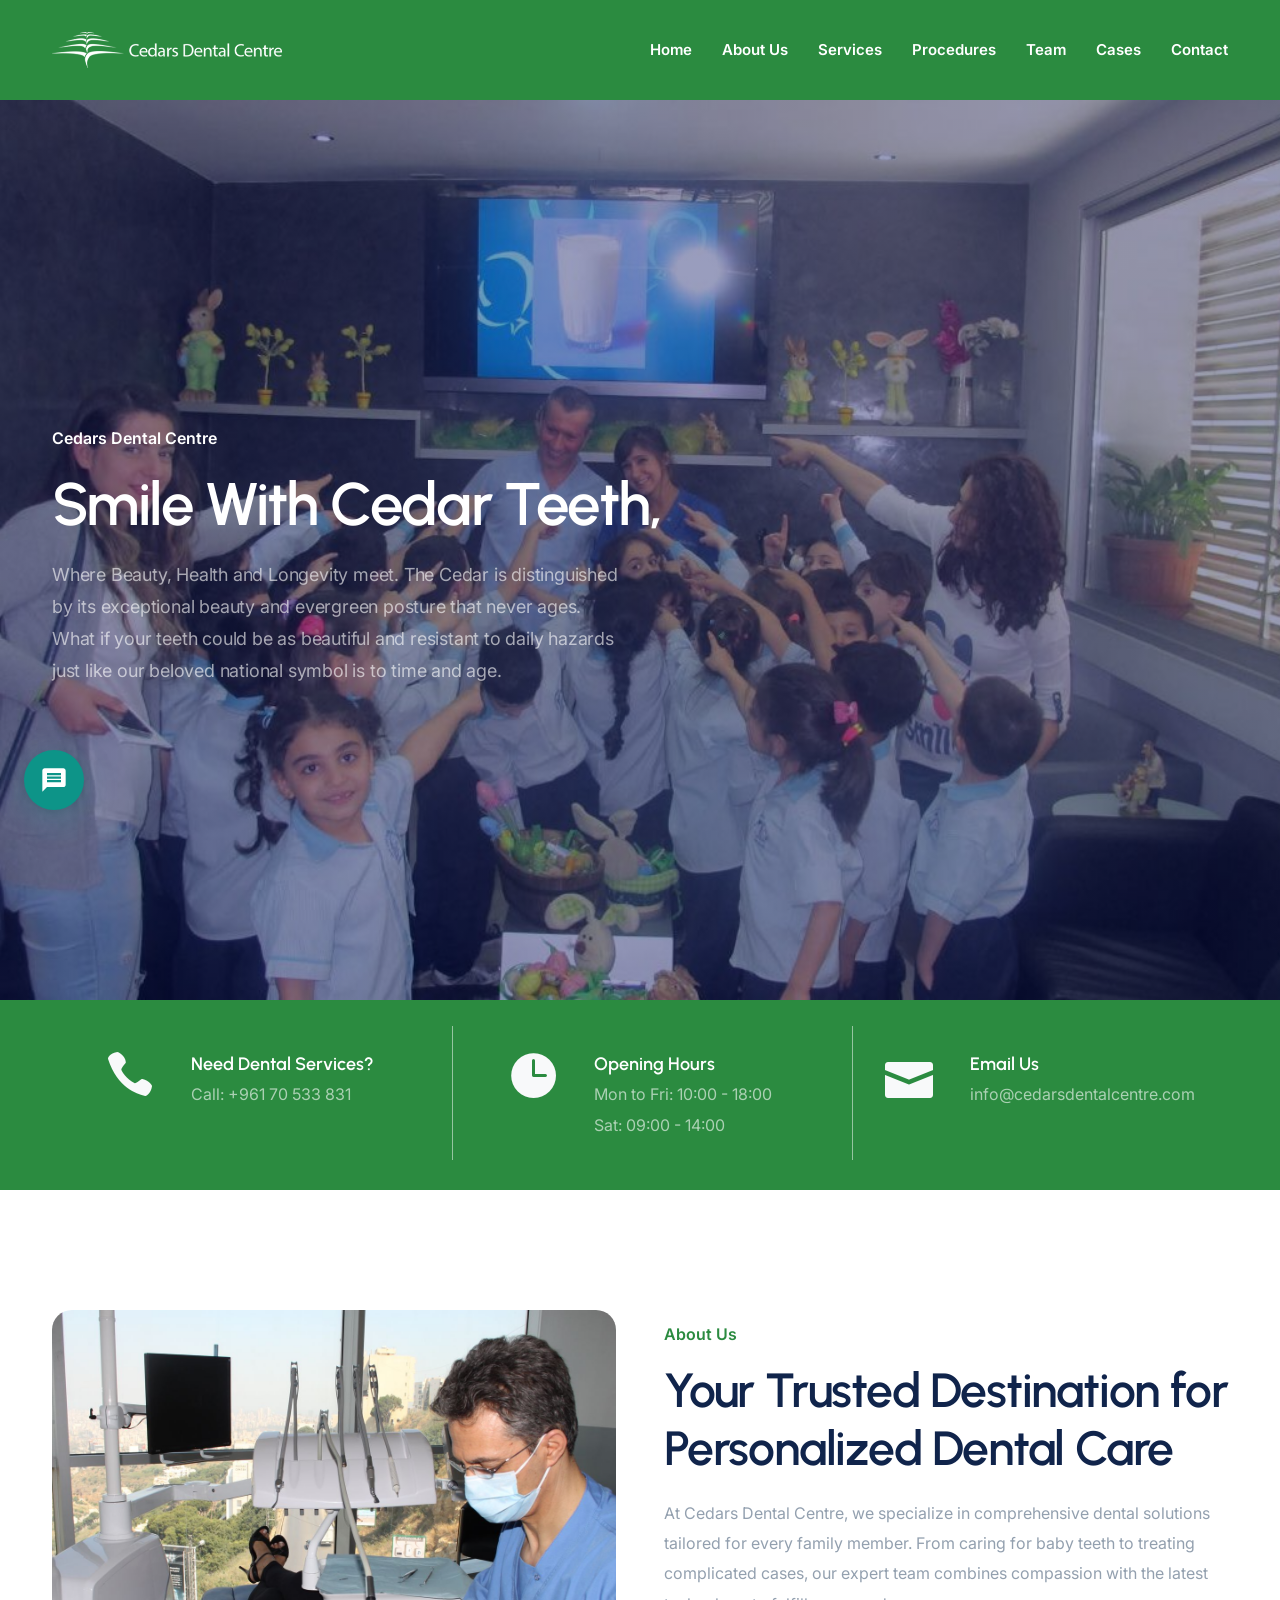
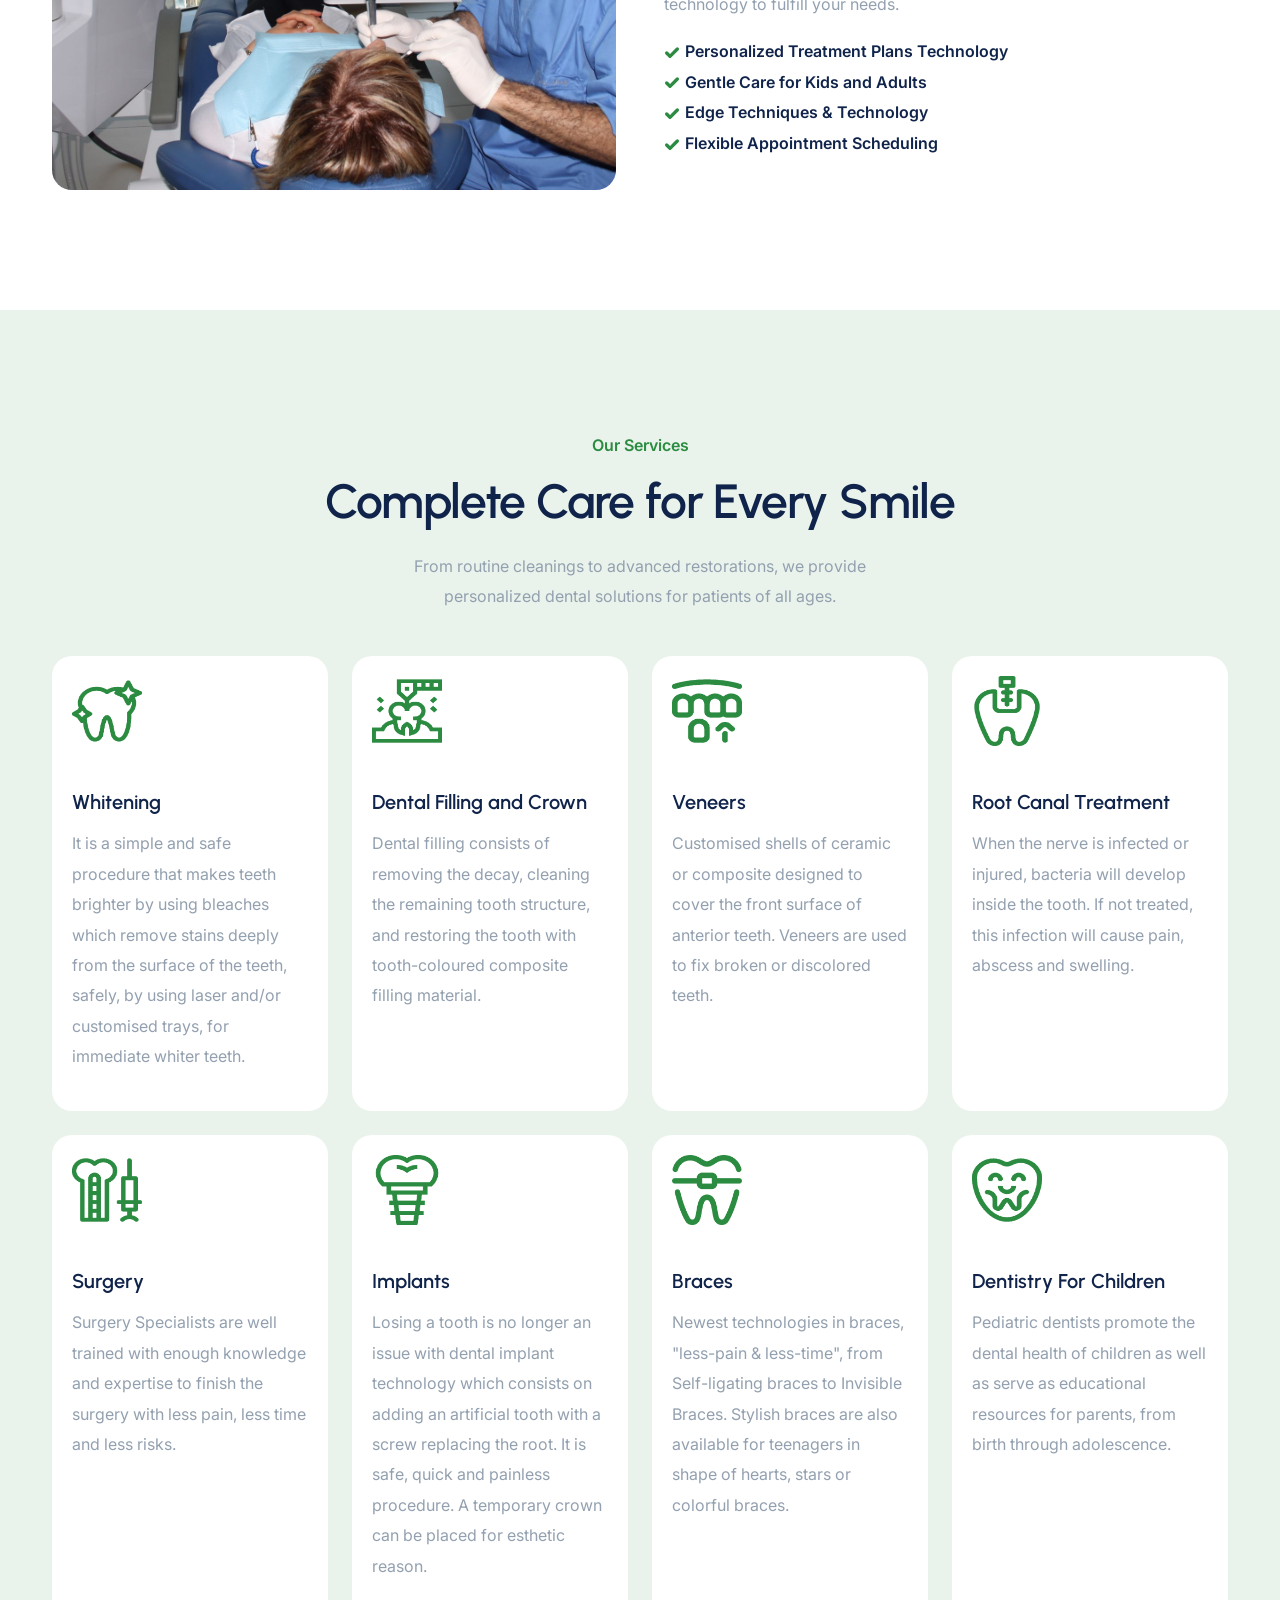
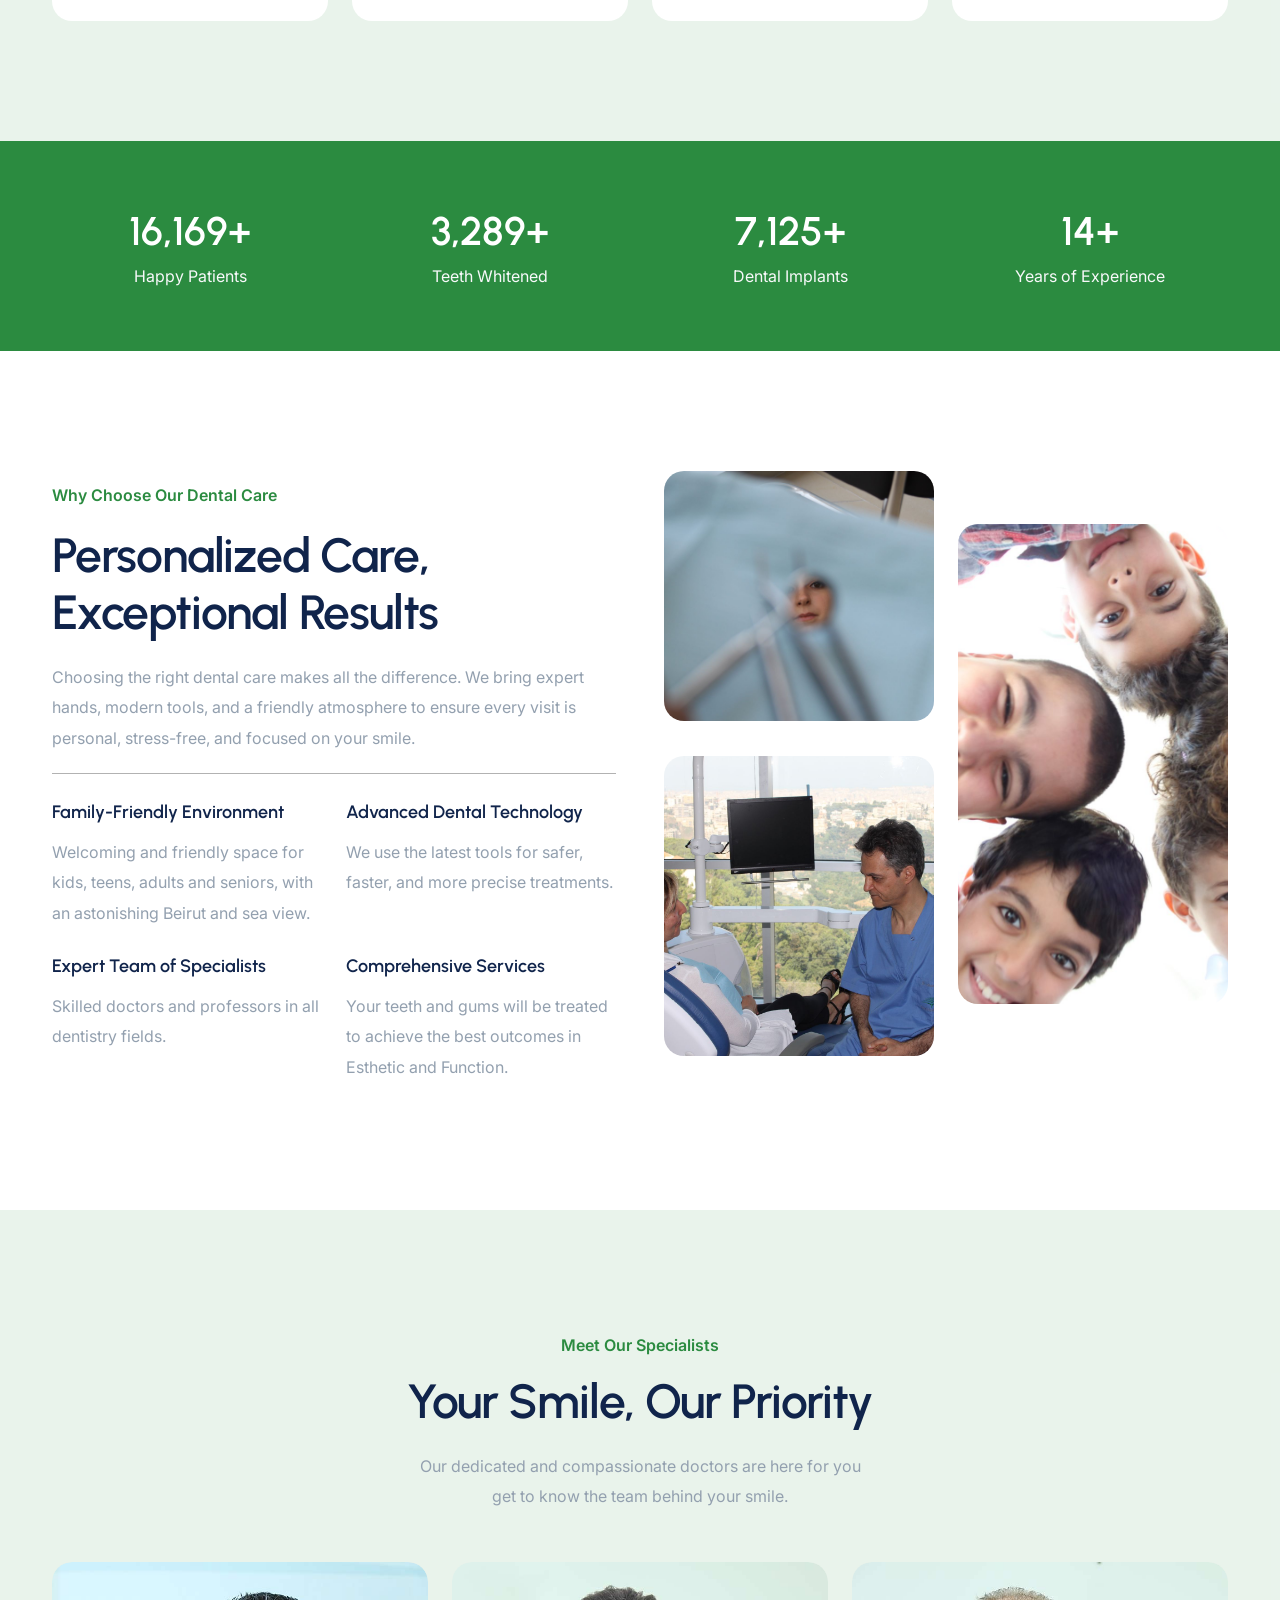
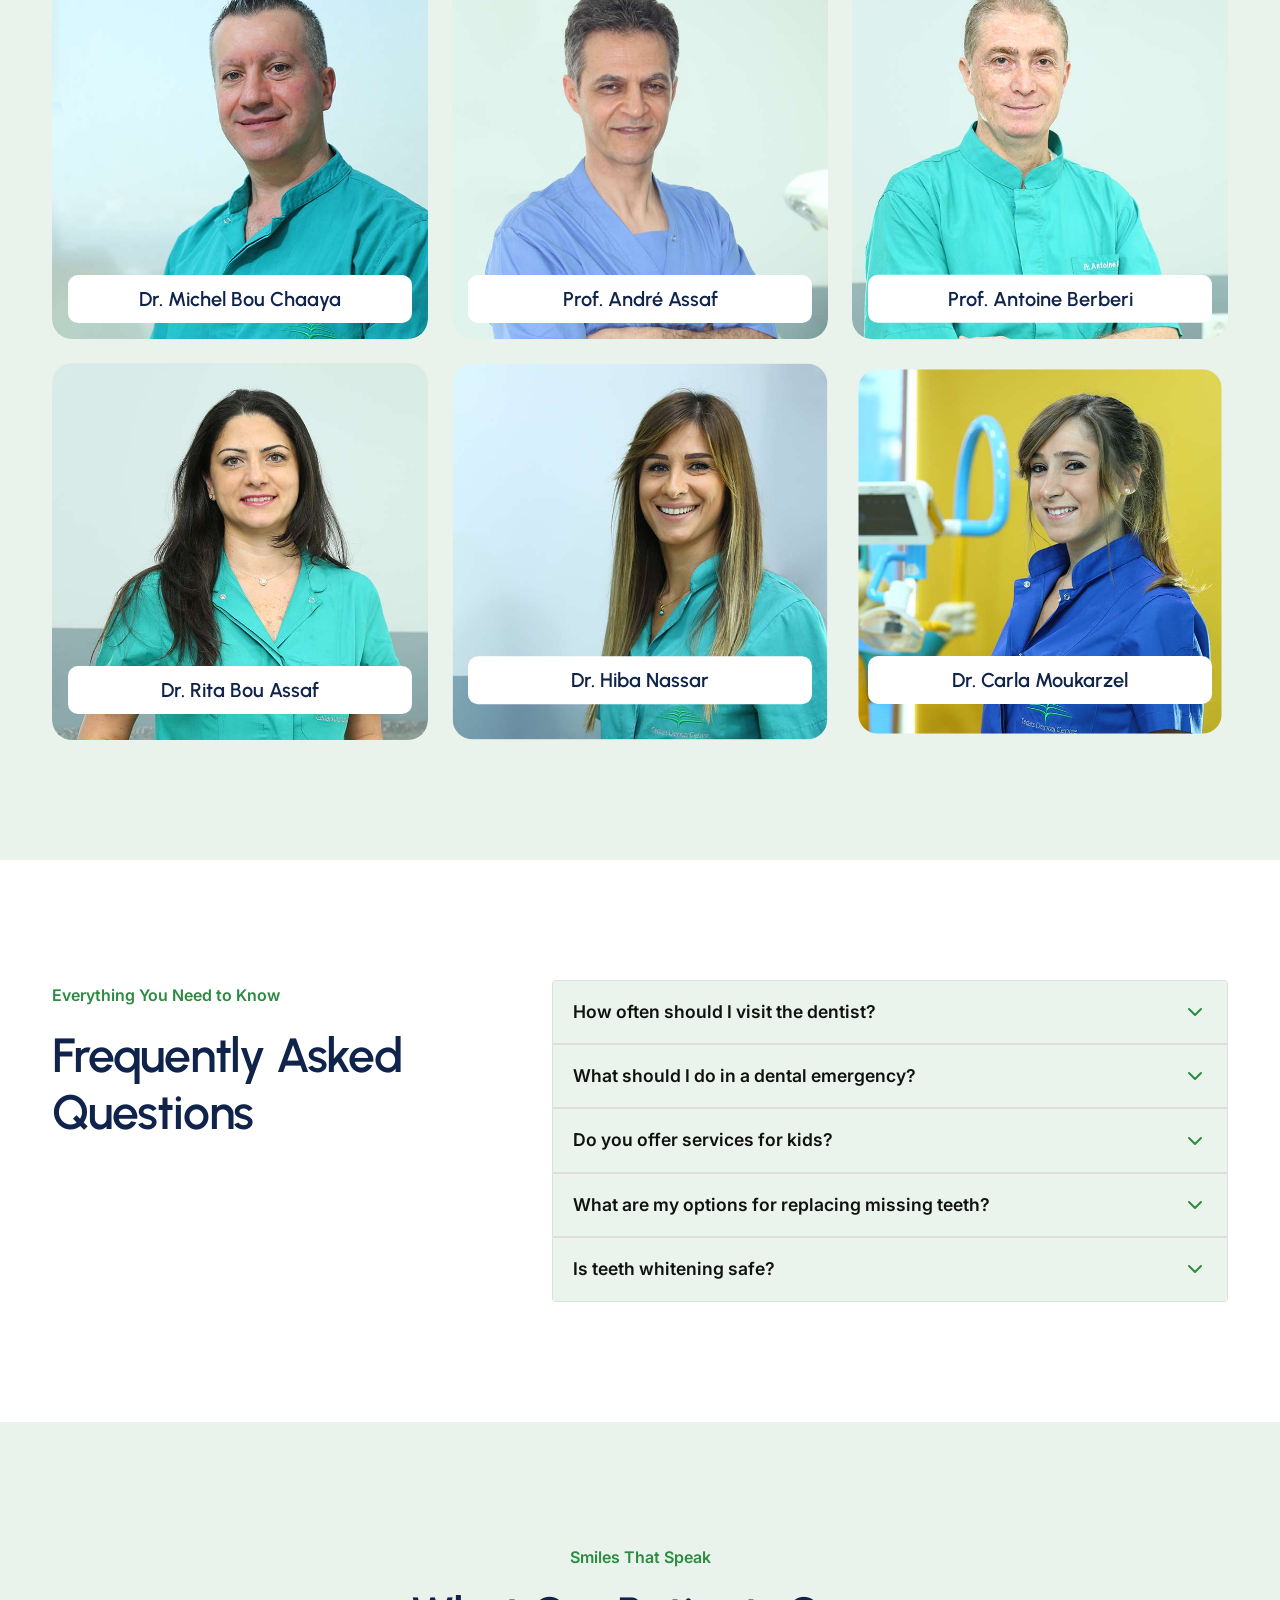
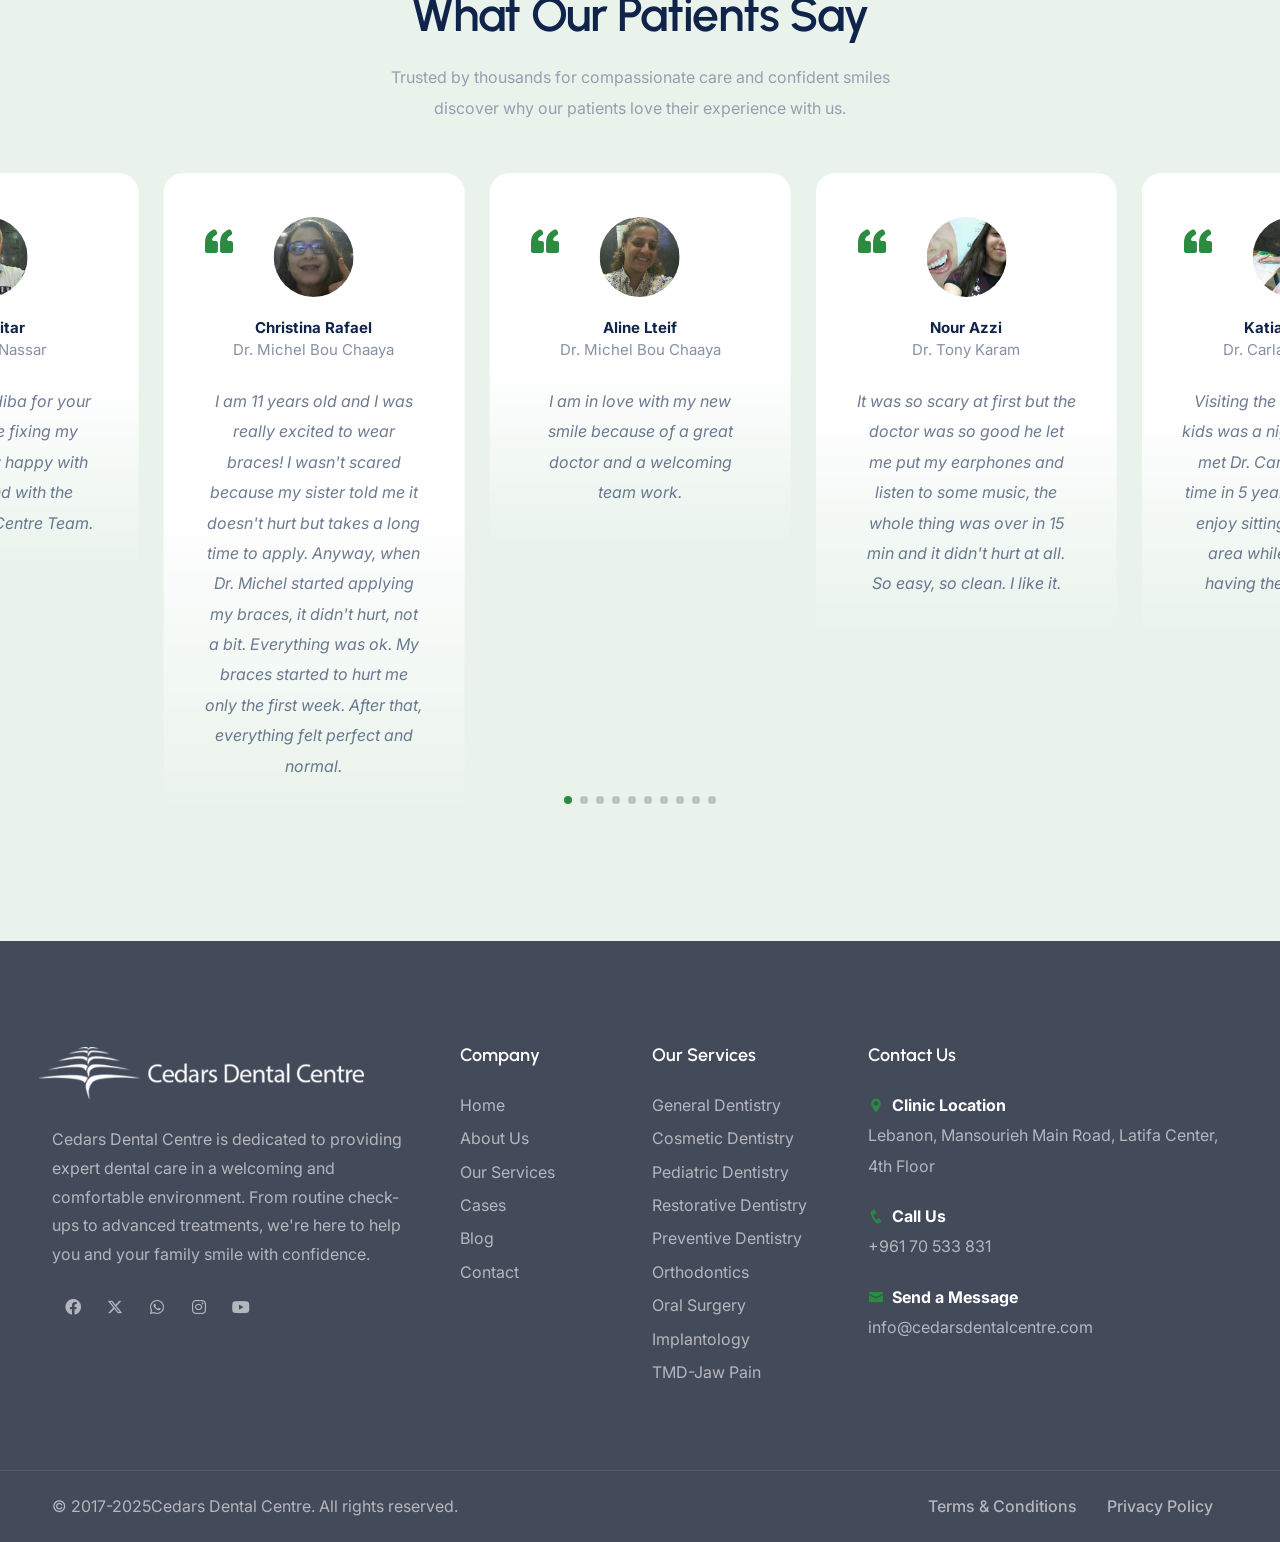
<file: index.html>
<!DOCTYPE html>
<html lang="en">

<head>
    <meta charSet="utf-8" />
    <meta name="viewport" content="width=device-width, initial-scale=1" />
    <title>Cedars Dental Centre - Expert Dentist in Mansourieh, Lebanon</title>
    <meta name="description"
        content="Cedars Dental Centre offers expert dental care in Mansourieh, Lebanon. Teeth whitening, implants, braces, veneers &amp; root canal. Call +961 70 533 831 to book." />
    <meta name="robots" content="index, follow" />
    <link rel="canonical" href="https://cedarsdentalcentre.com/" />
    <meta property="og:type" content="website" />
    <meta property="og:title" content="Cedars Dental Centre - Expert Dentist in Mansourieh, Lebanon" />
    <meta property="og:description"
        content="Expert dental care in Mansourieh, Lebanon. Teeth whitening, implants, braces, veneers &amp; root canal. Call +961 70 533 831." />
    <meta property="og:url" content="https://cedarsdentalcentre.com/" />
    <meta property="og:image" content="https://cedarsdentalcentre.com/images/logo-cedars.png" />
    <meta property="og:site_name" content="Cedars Dental Centre" />
    <meta name="twitter:card" content="summary_large_image" />
    <meta name="twitter:title" content="Cedars Dental Centre - Expert Dentist in Mansourieh, Lebanon" />
    <meta name="twitter:description"
        content="Expert dental care in Mansourieh, Lebanon. Whitening, implants, braces, veneers &amp; more." />
    <meta name="twitter:image" content="https://cedarsdentalcentre.com/images/logo-cedars.png" />
    <link rel="stylesheet" href="/_next/static/css/09b0a2cdeebafc62.css" data-precedence="next" />
    <link rel="stylesheet" href="/_next/static/css/9ef4102211e31957.css" data-precedence="next" />
    <link rel="stylesheet" href="/_next/static/css/a28a4f3c76e33c8b.css" data-precedence="next" />
    <link rel="stylesheet" href="/_next/static/css/81dd435913f94bbc.css" data-precedence="next" />
    <link rel="stylesheet" href="/_next/static/css/97157d245b69b54c.css" data-precedence="next" />
    <link rel="stylesheet" href="/_next/static/css/41c549b33135a309.css" data-precedence="next" />
    <link rel="stylesheet" href="/_next/static/css/3b93e053fa15c4b2.css" data-precedence="next" />
    <link rel="stylesheet" href="/_next/static/css/594a12f71d42ead9.css" data-precedence="next" />
    <link rel="preload" as="script" fetchPriority="low" href="/_next/static/chunks/webpack-3157e077ee381caf.js" />
    <script src="/_next/static/chunks/4bd1b696-ad45a0d75f1c7ab5.js" async=""></script>
    <script src="/_next/static/chunks/684-03ff319ee9c9c36a.js" async=""></script>
    <script src="/_next/static/chunks/main-app-2ce097b99bf22a93.js" async=""></script>
    <script src="/_next/static/chunks/63-f3e4bd0d83a1e6ba.js" async=""></script>
    <script src="/_next/static/chunks/874-23bb25126bb99fa5.js" async=""></script>
    <script src="/_next/static/chunks/app/layout-fa72c8dc65e6f6b0.js" async=""></script>
    <script src="/_next/static/chunks/app/template-f6fa652c2885da2e.js" async=""></script>
    <script src="/_next/static/chunks/781-cf8e468cfc82e27b.js" async=""></script>
    <script src="/_next/static/chunks/458-6d349f96e838db12.js" async=""></script>
    <script src="/_next/static/chunks/app/page-7530d16e1ab2d3f2.js" async=""></script>
    <link rel="preload" href="/_next/static/css/1030dc663a200807.css" as="style" />
    <link rel="preload" href="/_next/static/css/3e60c12d854dc642.css" as="style" />
    <script src="/_next/static/chunks/polyfills-42372ed130431b0a.js" noModule=""></script>
</head>

<body>
    <div id="wrapper"><a href="#" id="back-to-top"></a>
        <header class="scroll-light ">
            <div class="container">
                <div class="row">
                    <div class="col-md-12">
                        <div class="de-flex">
                            <div class="de-flex-col">
                                <div id="logo"><a href="/"><img alt="logo" loading="lazy" width="280" height="80"
                                            decoding="async" data-nimg="1" class="logo-main"
                                            style="color:transparent;object-fit:contain"
                                            src="/images/logo-cedars-white.png" /><img alt="logo" loading="lazy"
                                            width="280" height="80" decoding="async" data-nimg="1" class="logo-scroll"
                                            style="color:transparent;object-fit:contain"
                                            src="/images/24921887994.png" /><img alt="logo" loading="lazy" width="280"
                                            height="80" decoding="async" data-nimg="1" class="logo-mobile"
                                            style="color:transparent;object-fit:contain"
                                            src="/images/logo-cedars-white.png" /></a></div>
                            </div>
                            <div class="de-flex-col header-col-mid">
                                <ul id="mainmenu" class="mobile-menu">
                                    <li><a class="menu-item" href="/">Home</a></li>
                                    <li><a class="menu-item" href="/about">About Us</a></li>
                                    <li><a class="menu-item" href="/services">Services</a></li>
                                    <li><a class="menu-item" href="/procedures">Procedures</a></li>
                                    <li><a class="menu-item" href="/team">Team</a></li>
                                    <li><a class="menu-item" href="/cases">Cases</a></li>
                                    <li><a class="menu-item" href="/contact">Contact</a></li>
                                </ul>
                            </div>
                            <div class="de-flex-col">
                                <div class="menu_side_area"><span id="menu-btn" class="" style="padding-top:0"></span>
                                </div>
                            </div>
                        </div>
                    </div>
                </div>
            </div>
        </header>
        <div id="de-loader">
            <div class="lds-roller">
                <div></div>
                <div></div>
                <div></div>
                <div></div>
                <div></div>
                <div></div>
                <div></div>
                <div></div>
            </div>
        </div>
        <footer class="footer-bg">
            <div class="container">
                <div class="row gx-5">
                    <div class="col-lg-4 col-sm-6"><img alt="" loading="lazy" width="325" height="64" decoding="async"
                            data-nimg="1" class="" style="color:transparent;object-fit:contain;margin-left:-13px"
                            src="/images/logo-cedars-white.png" />
                        <div class="spacer-20"></div>
                        <p>Cedars Dental Centre is dedicated to providing expert dental care in a welcoming and
                            comfortable environment. From routine check-ups to advanced treatments, we&#x27;re here to
                            help you and your family smile with confidence.</p>
                        <div class="social-icons mb-sm-30"><a target="_blank"
                                href="https://www.facebook.com/cedarsdentalcentrelebanon/"><i
                                    class="fa-brands fa-facebook-f"></i></a><a target="_blank" href="#"><i
                                    class="fa-brands fa-x-twitter"></i></a><a target="_blank"
                                href="https://wa.me/96170533831"><i class="fa-brands fa-whatsapp"></i></a><a
                                target="_blank" href="#"><i class="fa-brands fa-instagram"></i></a><a target="_blank"
                                href="#"><i class="fa-brands fa-youtube"></i></a></div>
                    </div>
                    <div class="col-lg-4 col-sm-12 order-lg-1 order-sm-2">
                        <div class="row">
                            <div class="col-lg-6 col-sm-6">
                                <div class="widget">
                                    <h5>Company</h5>
                                    <ul>
                                        <li><a href="/">Home</a></li>
                                        <li><a href="/about">About Us</a></li>
                                        <li><a href="/services">Our Services</a></li>
                                        <li><a href="/cases">Cases</a></li>
                                        <li><a href="/blog">Blog</a></li>
                                        <li><a href="/contact">Contact</a></li>
                                    </ul>
                                </div>
                            </div>
                            <div class="col-lg-6 col-sm-6">
                                <div class="widget">
                                    <h5>Our Services</h5>
                                    <ul>
                                        <li><a href="/services">General Dentistry</a></li>
                                        <li><a href="/services">Cosmetic Dentistry</a></li>
                                        <li><a href="/services">Pediatric Dentistry</a></li>
                                        <li><a href="/services">Restorative Dentistry</a></li>
                                        <li><a href="/services">Preventive Dentistry</a></li>
                                        <li><a href="/services">Orthodontics</a></li>
                                        <li><a href="/services">Oral Surgery</a></li>
                                        <li><a href="/services">Implantology</a></li>
                                        <li><a href="/services">TMD-Jaw Pain</a></li>
                                    </ul>
                                </div>
                            </div>
                        </div>
                    </div>
                    <div class="col-lg-4 col-sm-6 order-lg-2 order-sm-1">
                        <div class="widget">
                            <h5>Contact Us</h5>
                            <div class="fw-bold text-white"><i class="icofont-location-pin me-2 id-color"></i>Clinic
                                Location</div>Lebanon, Mansourieh Main Road, Latifa Center, 4th Floor<div
                                class="spacer-20"></div>
                            <div class="fw-bold text-white"><i class="icofont-phone me-2 id-color"></i>Call Us</div><a
                                href="tel:+96170533831" class="cursor-pointer">+961 70 533 831</a>
                            <div class="spacer-20"></div>
                            <div class="fw-bold text-white"><i class="icofont-envelope me-2 id-color"></i>Send a Message
                            </div><a href="mailto:info@cedarsdentalcentre.com"
                                class="__cf_email__">info@cedarsdentalcentre.com</a>
                        </div>
                    </div>
                </div>
            </div>
            <div class="subfooter">
                <div class="container">
                    <div class="row">
                        <div class="col-md-12">
                            <div class="de-flex">
                                <div class="de-flex-col"><span>© 2017-<!-- -->2026<!-- --> </span> <a href="/"> Cedars
                                        Dental Centre</a>. All rights reserved.</div>
                                <ul class="menu-simple">
                                    <li><a href="#">Terms &amp; Conditions</a></li>
                                    <li><a href="#">Privacy Policy</a></li>
                                </ul>
                            </div>
                        </div>
                    </div>
                </div>
            </div>
        </footer>
    </div>
    <script src="/_next/static/chunks/webpack-3157e077ee381caf.js" async=""></script>
    <script>(self.__next_f = self.__next_f || []).push([0])</script>
    <script>self.__next_f.push([1, "1:\"$Sreact.fragment\"\n2:I[8335,[\"63\",\"static/chunks/63-f3e4bd0d83a1e6ba.js\",\"874\",\"static/chunks/874-23bb25126bb99fa5.js\",\"177\",\"static/chunks/app/layout-fa72c8dc65e6f6b0.js\"],\"default\"]\n3:I[5407,[\"63\",\"static/chunks/63-f3e4bd0d83a1e6ba.js\",\"874\",\"static/chunks/874-23bb25126bb99fa5.js\",\"177\",\"static/chunks/app/layout-fa72c8dc65e6f6b0.js\"],\"default\"]\n4:I[7555,[],\"\"]\n5:I[1483,[\"397\",\"static/chunks/app/template-f6fa652c2885da2e.js\"],\"default\"]\n6:I[1295,[],\"\"]\n7:I[3063,[\"781\",\"static/chunks/781-cf8e468cfc82e27b.js\",\"63\",\"static/chunks/63-f3e4bd0d83a1e6ba.js\",\"458\",\"static/chunks/458-6d349f96e838db12.js\",\"974\",\"static/chunks/app/page-7530d16e1ab2d3f2.js\"],\"Image\"]\n8:I[6874,[\"63\",\"static/chunks/63-f3e4bd0d83a1e6ba.js\",\"874\",\"static/chunks/874-23bb25126bb99fa5.js\",\"177\",\"static/chunks/app/layout-fa72c8dc65e6f6b0.js\"],\"\"]\n9:I[5291,[\"781\",\"static/chunks/781-cf8e468cfc82e27b.js\",\"63\",\"static/chunks/63-f3e4bd0d83a1e6ba.js\",\"458\",\"static/chunks/458-6d349f96e838db12.js\",\"974\",\"static/chunks/app/page-7530d16e1ab2d3f2.js\"],\"default\"]\na:I[7778,[\"781\",\"static/chunks/781-cf8e468cfc82e27b.js\",\"63\",\"static/chunks/63-f3e4bd0d83a1e6ba.js\",\"458\",\"static/chunks/458-6d349f96e838db12.js\",\"974\",\"static/chunks/app/page-7530d16e1ab2d3f2.js\"],\"default\"]\nb:I[2177,[\"781\",\"static/chunks/781-cf8e468cfc82e27b.js\",\"63\",\"static/chunks/63-f3e4bd0d83a1e6ba.js\",\"458\",\"static/chunks/458-6d349f96e838db12.js\",\"974\",\"static/chunks/app/page-7530d16e1ab2d3f2.js\"],\"default\"]\nc:I[8386,[\"781\",\"static/chunks/781-cf8e468cfc82e27b.js\",\"63\",\"static/chunks/63-f3e4bd0d83a1e6ba.js\",\"458\",\"static/chunks/458-6d349f96e838db12.js\",\"974\",\"static/chunks/app/page-7530d16e1ab2d3f2.js\"],\"default\"]\nd:I[7448,[\"781\",\"static/chunks/781-cf8e468cfc82e27b.js\",\"63\",\"static/chunks/63-f3e4bd0d83a1e6ba.js\",\"458\",\"static/chunks/458-6d349f96e838db12.js\",\"974\",\"static/chunks/app/page-7530d16e1ab2d3f2.js\"],\"default\"]\ne:I[9665,[],\"MetadataBoundary\"]\n10:I[9665,[],\"OutletBoundary\"]\n13:I[4911,[],\"AsyncMetadataOutlet\"]\n15:I[9665,[],\"ViewportBoundary\"]\n17:I[6614,[],\"\"]\n:HL[\"/_next/static/css/09b0a2"])</script>
    <script>self.__next_f.push([1, "cdeebafc62.css\",\"style\"]\n:HL[\"/_next/static/css/9ef4102211e31957.css\",\"style\"]\n:HL[\"/_next/static/css/a28a4f3c76e33c8b.css\",\"style\"]\n:HL[\"/_next/static/css/81dd435913f94bbc.css\",\"style\"]\n:HL[\"/_next/static/css/97157d245b69b54c.css\",\"style\"]\n:HL[\"/_next/static/css/41c549b33135a309.css\",\"style\"]\n:HL[\"/_next/static/css/3b93e053fa15c4b2.css\",\"style\"]\n:HL[\"/_next/static/css/594a12f71d42ead9.css\",\"style\"]\n:HL[\"/_next/static/css/1030dc663a200807.css\",\"style\"]\n:HL[\"/_next/static/css/3e60c12d854dc642.css\",\"style\"]\n"])</script>
    <script>self.__next_f.push([1, "0:{\"P\":null,\"b\":\"VDAioNMr1_FZa-YoERkhz\",\"p\":\"\",\"c\":[\"\",\"\"],\"i\":false,\"f\":[[[\"\",{\"children\":[\"__PAGE__\",{}]},\"$undefined\",\"$undefined\",true],[\"\",[\"$\",\"$1\",\"c\",{\"children\":[[[\"$\",\"link\",\"0\",{\"rel\":\"stylesheet\",\"href\":\"/_next/static/css/09b0a2cdeebafc62.css\",\"precedence\":\"next\",\"crossOrigin\":\"$undefined\",\"nonce\":\"$undefined\"}],[\"$\",\"link\",\"1\",{\"rel\":\"stylesheet\",\"href\":\"/_next/static/css/9ef4102211e31957.css\",\"precedence\":\"next\",\"crossOrigin\":\"$undefined\",\"nonce\":\"$undefined\"}],[\"$\",\"link\",\"2\",{\"rel\":\"stylesheet\",\"href\":\"/_next/static/css/a28a4f3c76e33c8b.css\",\"precedence\":\"next\",\"crossOrigin\":\"$undefined\",\"nonce\":\"$undefined\"}],[\"$\",\"link\",\"3\",{\"rel\":\"stylesheet\",\"href\":\"/_next/static/css/81dd435913f94bbc.css\",\"precedence\":\"next\",\"crossOrigin\":\"$undefined\",\"nonce\":\"$undefined\"}],[\"$\",\"link\",\"4\",{\"rel\":\"stylesheet\",\"href\":\"/_next/static/css/97157d245b69b54c.css\",\"precedence\":\"next\",\"crossOrigin\":\"$undefined\",\"nonce\":\"$undefined\"}],[\"$\",\"link\",\"5\",{\"rel\":\"stylesheet\",\"href\":\"/_next/static/css/41c549b33135a309.css\",\"precedence\":\"next\",\"crossOrigin\":\"$undefined\",\"nonce\":\"$undefined\"}],[\"$\",\"link\",\"6\",{\"rel\":\"stylesheet\",\"href\":\"/_next/static/css/3b93e053fa15c4b2.css\",\"precedence\":\"next\",\"crossOrigin\":\"$undefined\",\"nonce\":\"$undefined\"}],[\"$\",\"link\",\"7\",{\"rel\":\"stylesheet\",\"href\":\"/_next/static/css/594a12f71d42ead9.css\",\"precedence\":\"next\",\"crossOrigin\":\"$undefined\",\"nonce\":\"$undefined\"}]],[\"$\",\"html\",null,{\"lang\":\"en\",\"children\":[\"$\",\"body\",null,{\"children\":[\"$\",\"$L2\",null,{\"children\":[\"$\",\"div\",null,{\"id\":\"wrapper\",\"children\":[[\"$\",\"a\",null,{\"href\":\"#\",\"id\":\"back-to-top\"}],[\"$\",\"$L3\",null,{}],[\"$\",\"$L4\",null,{\"parallelRouterKey\":\"children\",\"error\":\"$undefined\",\"errorStyles\":\"$undefined\",\"errorScripts\":\"$undefined\",\"template\":[\"$\",\"$L5\",null,{\"children\":[\"$\",\"$L6\",null,{}]}],\"templateStyles\":[],\"templateScripts\":[],\"notFound\":[[[\"$\",\"title\",null,{\"children\":\"404: This page could not be found.\"}],[\"$\",\"div\",null,{\"style\":{\"fontFamily\":\"system-ui,\\\"Segoe UI\\\",Roboto,Helvetica,Arial,sans-serif,\\\"Apple Color Emoji\\\",\\\"Segoe UI Emoji\\\"\",\"height\":\"100vh\",\"textAlign\":\"center\",\"display\":\"flex\",\"flexDirection\":\"column\",\"alignItems\":\"center\",\"justifyContent\":\"center\"},\"children\":[\"$\",\"div\",null,{\"children\":[[\"$\",\"style\",null,{\"dangerouslySetInnerHTML\":{\"__html\":\"body{color:#000;background:#fff;margin:0}.next-error-h1{border-right:1px solid rgba(0,0,0,.3)}@media (prefers-color-scheme:dark){body{color:#fff;background:#000}.next-error-h1{border-right:1px solid rgba(255,255,255,.3)}}\"}}],[\"$\",\"h1\",null,{\"className\":\"next-error-h1\",\"style\":{\"display\":\"inline-block\",\"margin\":\"0 20px 0 0\",\"padding\":\"0 23px 0 0\",\"fontSize\":24,\"fontWeight\":500,\"verticalAlign\":\"top\",\"lineHeight\":\"49px\"},\"children\":404}],[\"$\",\"div\",null,{\"style\":{\"display\":\"inline-block\"},\"children\":[\"$\",\"h2\",null,{\"style\":{\"fontSize\":14,\"fontWeight\":400,\"lineHeight\":\"49px\",\"margin\":0},\"children\":\"This page could not be found.\"}]}]]}]}]],[]],\"forbidden\":\"$undefined\",\"unauthorized\":\"$undefined\"}],[\"$\",\"footer\",null,{\"className\":\"footer-bg\",\"children\":[[\"$\",\"div\",null,{\"className\":\"container\",\"children\":[\"$\",\"div\",null,{\"className\":\"row gx-5\",\"children\":[[\"$\",\"div\",null,{\"className\":\"col-lg-4 col-sm-6\",\"children\":[[\"$\",\"$L7\",null,{\"src\":\"/images/logo-cedars-white.png\",\"width\":325,\"height\":64,\"className\":\"\",\"alt\":\"\",\"style\":{\"objectFit\":\"contain\",\"marginLeft\":\"-13px\"}}],[\"$\",\"div\",null,{\"className\":\"spacer-20\"}],[\"$\",\"p\",null,{\"children\":\"Cedars Dental Centre is dedicated to providing expert dental care in a welcoming and comfortable environment. From routine check-ups to advanced treatments, we're here to help you and your family smile with confidence.\"}],[\"$\",\"div\",null,{\"className\":\"social-icons mb-sm-30\",\"children\":[[\"$\",\"a\",null,{\"target\":\"_blank\",\"href\":\"https://www.facebook.com/cedarsdentalcentrelebanon/\",\"children\":[\"$\",\"i\",null,{\"className\":\"fa-brands fa-facebook-f\"}]}],[\"$\",\"a\",null,{\"target\":\"_blank\",\"href\":\"#\",\"children\":[\"$\",\"i\",null,{\"className\":\"fa-brands fa-x-twitter\"}]}],[\"$\",\"a\",null,{\"target\":\"_blank\",\"href\":\"#\",\"children\":[\"$\",\"i\",null,{\"className\":\"fa-brands fa-whatsapp\"}]}],[\"$\",\"a\",null,{\"target\":\"_blank\",\"href\":\"#\",\"children\":[\"$\",\"i\",null,{\"className\":\"fa-brands fa-instagram\"}]}],[\"$\",\"a\",null,{\"target\":\"_blank\",\"href\":\"#\",\"children\":[\"$\",\"i\",null,{\"className\":\"fa-brands fa-youtube\"}]}]]}]]}],[\"$\",\"div\",null,{\"className\":\"col-lg-4 col-sm-12 order-lg-1 order-sm-2\",\"children\":[\"$\",\"div\",null,{\"className\":\"row\",\"children\":[[\"$\",\"div\",null,{\"className\":\"col-lg-6 col-sm-6\",\"children\":[\"$\",\"div\",null,{\"className\":\"widget\",\"children\":[[\"$\",\"h5\",null,{\"children\":\"Company\"}],[\"$\",\"ul\",null,{\"children\":[[\"$\",\"li\",null,{\"children\":[\"$\",\"$L8\",null,{\"href\":\"/\",\"children\":\"Home\"}]}],[\"$\",\"li\",null,{\"children\":[\"$\",\"$L8\",null,{\"href\":\"/about\",\"children\":\"About Us\"}]}],[\"$\",\"li\",null,{\"children\":[\"$\",\"$L8\",null,{\"href\":\"/services\",\"children\":\"Our Services\"}]}],[\"$\",\"li\",null,{\"children\":[\"$\",\"$L8\",null,{\"href\":\"/cases\",\"children\":\"Cases\"}]}],[\"$\",\"li\",null,{\"children\":[\"$\",\"a\",null,{\"href\":\"#\",\"children\":\"Blog\"}]}],[\"$\",\"li\",null,{\"children\":[\"$\",\"$L8\",null,{\"href\":\"/contact\",\"children\":\"Contact\"}]}]]}]]}]}],[\"$\",\"div\",null,{\"className\":\"col-lg-6 col-sm-6\",\"children\":[\"$\",\"div\",null,{\"className\":\"widget\",\"children\":[[\"$\",\"h5\",null,{\"children\":\"Our Services\"}],[\"$\",\"ul\",null,{\"children\":[[\"$\",\"li\",null,{\"children\":[\"$\",\"$L8\",null,{\"href\":\"/services\",\"children\":\"General Dentistry\"}]}],[\"$\",\"li\",null,{\"children\":[\"$\",\"$L8\",null,{\"href\":\"/services\",\"children\":\"Cosmetic Dentistry\"}]}],[\"$\",\"li\",null,{\"children\":[\"$\",\"$L8\",null,{\"href\":\"/services\",\"children\":\"Pediatric Dentistry\"}]}],[\"$\",\"li\",null,{\"children\":[\"$\",\"$L8\",null,{\"href\":\"/services\",\"children\":\"Restorative Dentistry\"}]}],[\"$\",\"li\",null,{\"children\":[\"$\",\"$L8\",null,{\"href\":\"/services\",\"children\":\"Preventive Dentistry\"}]}],[\"$\",\"li\",null,{\"children\":[\"$\",\"$L8\",null,{\"href\":\"/services\",\"children\":\"Orthodontics\"}]}],[\"$\",\"li\",null,{\"children\":[\"$\",\"$L8\",null,{\"href\":\"/services\",\"children\":\"Oral Surgery\"}]}],[\"$\",\"li\",null,{\"children\":[\"$\",\"$L8\",null,{\"href\":\"/services\",\"children\":\"Implantology\"}]}],[\"$\",\"li\",null,{\"children\":[\"$\",\"$L8\",null,{\"href\":\"/services\",\"children\":\"TMD-Jaw Pain\"}]}]]}]]}]}]]}]}],[\"$\",\"div\",null,{\"className\":\"col-lg-4 col-sm-6 order-lg-2 order-sm-1\",\"children\":[\"$\",\"div\",null,{\"className\":\"widget\",\"children\":[[\"$\",\"h5\",null,{\"children\":\"Contact Us\"}],[\"$\",\"div\",null,{\"className\":\"fw-bold text-white\",\"children\":[[\"$\",\"i\",null,{\"className\":\"icofont-location-pin me-2 id-color\"}],\"Clinic Location\"]}],\"Lebanon, Mansourieh Main Road, Latifa Center, 4th Floor\",[\"$\",\"div\",null,{\"className\":\"spacer-20\"}],[\"$\",\"div\",null,{\"className\":\"fw-bold text-white\",\"children\":[[\"$\",\"i\",null,{\"className\":\"icofont-phone me-2 id-color\"}],\"Call Us\"]}],[\"$\",\"a\",null,{\"href\":\"tel:+96170533831\",\"className\":\"cursor-pointer\",\"children\":\"+961 70 533 831\"}],[\"$\",\"div\",null,{\"className\":\"spacer-20\"}],[\"$\",\"div\",null,{\"className\":\"fw-bold text-white\",\"children\":[[\"$\",\"i\",null,{\"className\":\"icofont-envelope me-2 id-color\"}],\"Send a Message\"]}],[\"$\",\"a\",null,{\"href\":\"mailto:info@cedarsdentalcentre.com\",\"className\":\"__cf_email__\",\"children\":\"info@cedarsdentalcentre.com\"}]]}]}]]}]}],[\"$\",\"div\",null,{\"className\":\"subfooter\",\"children\":[\"$\",\"div\",null,{\"className\":\"container\",\"children\":[\"$\",\"div\",null,{\"className\":\"row\",\"children\":[\"$\",\"div\",null,{\"className\":\"col-md-12\",\"children\":[\"$\",\"div\",null,{\"className\":\"de-flex\",\"children\":[[\"$\",\"div\",null,{\"className\":\"de-flex-col\",\"children\":[[\"$\",\"span\",null,{\"children\":[\"© 2017-\",2025,\" \"]}],\" \",[\"$\",\"$L8\",null,{\"href\":\"/\",\"children\":\" Cedars Dental Centre\"}],\". All rights reserved.\"]}],[\"$\",\"ul\",null,{\"className\":\"menu-simple\",\"children\":[[\"$\",\"li\",null,{\"children\":[\"$\",\"a\",null,{\"href\":\"#\",\"children\":\"Terms \u0026 Conditions\"}]}],[\"$\",\"li\",null,{\"children\":[\"$\",\"a\",null,{\"href\":\"#\",\"children\":\"Privacy Policy\"}]}]]}]]}]}]}]}]}]]}]]}]}]}]}]]}],{\"children\":[\"__PAGE__\",[\"$\",\"$1\",\"c\",{\"children\":[[\"$\",\"div\",null,{\"className\":\"no-bottom no-top\",\"id\":\"content\",\"children\":[[\"$\",\"div\",null,{\"id\":\"top\"}],[\"$\",\"$L9\",null,{}],[\"$\",\"section\",null,{\"className\":\"bg-color text-light call-to-action\",\"children\":[\"$\",\"div\",null,{\"className\":\"container relative\",\"children\":[\"$\",\"div\",null,{\"className\":\"row g-4 grid-divider\",\"children\":[[\"$\",\"div\",null,{\"className\":\"col-lg-4 col-md-6 \",\"children\":[\"$\",\"div\",null,{\"className\":\"d-flex justify-content-lg-center\",\"children\":[[\"$\",\"i\",null,{\"className\":\"fs-48 icon_phone\"}],[\"$\",\"div\",null,{\"className\":\"ms-10\",\"children\":[[\"$\",\"h5\",null,{\"className\":\"mb-0\",\"children\":\"Need Dental Services?\"}],[\"$\",\"a\",null,{\"href\":\"tel:+96170533831\",\"className\":\"cursor-pointer\",\"children\":\"Call: +961 70 533 831\"}]]}]]}]}],[\"$\",\"div\",null,{\"className\":\"col-lg-4 col-md-6 \",\"children\":[\"$\",\"div\",null,{\"className\":\"d-flex justify-content-lg-center\",\"children\":[[\"$\",\"i\",null,{\"className\":\"fs-48 icon_clock\"}],[\"$\",\"div\",null,{\"className\":\"ms-10\",\"children\":[[\"$\",\"h5\",null,{\"className\":\"mb-0\",\"children\":\"Opening Hours\"}],[\"$\",\"p\",null,{\"className\":\"mb-0\",\"children\":\"Mon to Fri: 10:00 - 18:00\"}],[\"$\",\"p\",null,{\"children\":\"Sat: 09:00 - 14:00\"}]]}]]}]}],[\"$\",\"div\",null,{\"className\":\"col-lg-4 col-md-6 \",\"children\":[\"$\",\"div\",null,{\"className\":\"d-flex justify-content-lg-center\",\"children\":[[\"$\",\"i\",null,{\"className\":\"fs-48 icon_mail\"}],[\"$\",\"div\",null,{\"className\":\"ms-10\",\"children\":[[\"$\",\"h5\",null,{\"className\":\"mb-0\",\"children\":\"Email Us\"}],[\"$\",\"p\",null,{\"children\":[\"$\",\"a\",null,{\"href\":\"mailto:info@cedarsdentalcentre.com\",\"className\":\"cursor-pointer\",\"children\":\"info@cedarsdentalcentre.com\"}]}]]}]]}]}]]}]}]}],[\"$\",\"section\",null,{\"children\":[\"$\",\"div\",null,{\"className\":\"container\",\"children\":[\"$\",\"div\",null,{\"className\":\"row g-4 gx-5 align-items-center\",\"children\":[[\"$\",\"div\",null,{\"className\":\"col-lg-6\",\"children\":[\"$\",\"div\",null,{\"className\":\"row g-4\",\"children\":[\"$\",\"div\",null,{\"className\":\"col-12 col-lg-12\",\"children\":[\"$\",\"div\",null,{\"className\":\"row g-4\",\"children\":[\"$\",\"div\",null,{\"className\":\"col-lg-12\",\"children\":[\"$\",\"$La\",null,{\"animation\":{\"opacity\":1,\"scale\":1},\"initial\":{\"opacity\":0,\"scale\":0.1},\"className\":\"rounded-1 overflow-hidden\",\"children\":[\"$\",\"$L7\",null,{\"src\":\"/images/misc/personalized.jpg\",\"alt\":\"personalized dental care\",\"width\":1000,\"height\":480,\"className\":\"w-100 w-lg-auto about-image\",\"style\":{\"objectFit\":\"cover\"}}]}]}]}]}]}]}],[\"$\",\"div\",null,{\"className\":\"col-lg-6\",\"style\":{\"paddingRight\":0},\"children\":[\"$\",\"div\",null,{\"className\":\"me-lg-3\",\"children\":[[\"$\",\"$La\",null,{\"delay\":0,\"children\":[\"$\",\"div\",null,{\"className\":\"subtitle s2 mb-3\",\"children\":\"About Us\"}]}],[\"$\",\"$La\",null,{\"delay\":0.2,\"children\":[\"$\",\"h2\",null,{\"children\":\"Your Trusted Destination for Personalized Dental Care\"}]}],[\"$\",\"$La\",null,{\"delay\":0.4,\"children\":[\"$\",\"p\",null,{\"children\":\"At Cedars Dental Centre, we specialize in comprehensive dental solutions tailored for every family member. From caring for baby teeth to treating complicated cases, our expert team combines compassion with the latest technology to fulfill your needs.\"}]}],[\"$\",\"$La\",null,{\"delay\":0.6,\"children\":[\"$\",\"ul\",null,{\"className\":\"ul-check text-dark cols-1 fw-600 mb-4\",\"children\":[[\"$\",\"li\",null,{\"children\":[[\"$\",\"span\",null,{\"children\":[\"$\",\"svg\",null,{\"ref\":\"$undefined\",\"xmlns\":\"http://www.w3.org/2000/svg\",\"width\":16,\"height\":16,\"viewBox\":\"0 0 24 24\",\"fill\":\"none\",\"stroke\":\"currentColor\",\"strokeWidth\":5,\"strokeLinecap\":\"round\",\"strokeLinejoin\":\"round\",\"className\":\"lucide lucide-check\",\"aria-hidden\":\"true\",\"children\":[[\"$\",\"path\",\"1gmf2c\",{\"d\":\"M20 6 9 17l-5-5\"}],\"$undefined\"]}]}],\"Personalized Treatment Plans Technology\"]}],[\"$\",\"li\",null,{\"children\":[[\"$\",\"span\",null,{\"children\":[\"$\",\"svg\",null,{\"ref\":\"$undefined\",\"xmlns\":\"http://www.w3.org/2000/svg\",\"width\":16,\"height\":16,\"viewBox\":\"0 0 24 24\",\"fill\":\"none\",\"stroke\":\"currentColor\",\"strokeWidth\":5,\"strokeLinecap\":\"round\",\"strokeLinejoin\":\"round\",\"className\":\"lucide lucide-check\",\"aria-hidden\":\"true\",\"children\":[[\"$\",\"path\",\"1gmf2c\",{\"d\":\"M20 6 9 17l-5-5\"}],\"$undefined\"]}]}],\"Gentle Care for Kids and Adults\"]}],[\"$\",\"li\",null,{\"children\":[[\"$\",\"span\",null,{\"children\":[\"$\",\"svg\",null,{\"ref\":\"$undefined\",\"xmlns\":\"http://www.w3.org/2000/svg\",\"width\":16,\"height\":16,\"viewBox\":\"0 0 24 24\",\"fill\":\"none\",\"stroke\":\"currentColor\",\"strokeWidth\":5,\"strokeLinecap\":\"round\",\"strokeLinejoin\":\"round\",\"className\":\"lucide lucide-check\",\"aria-hidden\":\"true\",\"children\":[[\"$\",\"path\",\"1gmf2c\",{\"d\":\"M20 6 9 17l-5-5\"}],\"$undefined\"]}]}],\"Edge Techniques \u0026 Technology\"]}],[\"$\",\"li\",null,{\"children\":[[\"$\",\"span\",null,{\"children\":[\"$\",\"svg\",null,{\"ref\":\"$undefined\",\"xmlns\":\"http://www.w3.org/2000/svg\",\"width\":16,\"height\":16,\"viewBox\":\"0 0 24 24\",\"fill\":\"none\",\"stroke\":\"currentColor\",\"strokeWidth\":5,\"strokeLinecap\":\"round\",\"strokeLinejoin\":\"round\",\"className\":\"lucide lucide-check\",\"aria-hidden\":\"true\",\"children\":[[\"$\",\"path\",\"1gmf2c\",{\"d\":\"M20 6 9 17l-5-5\"}],\"$undefined\"]}]}],\"Flexible Appointment Scheduling\"]}]]}]}]]}]}]]}]}]}],[\"$\",\"section\",null,{\"className\":\"bg-color-op-1\",\"children\":[\"$\",\"div\",null,{\"className\":\"container\",\"children\":[[\"$\",\"div\",null,{\"className\":\"row g-4 justify-content-center\",\"children\":[\"$\",\"div\",null,{\"className\":\"col-lg-8 text-center\",\"children\":[[\"$\",\"$La\",null,{\"delay\":0.1,\"className\":\"subtitle mb-3\",\"children\":\"Our Services\"}],[\"$\",\"$La\",null,{\"delay\":0.3,\"children\":[\"$\",\"h2\",null,{\"children\":\"Complete Care for Every Smile\"}]}],[\"$\",\"$La\",null,{\"delay\":0.1,\"children\":[\"$\",\"p\",null,{\"className\":\"col-lg-8 offset-lg-2 mb-0\",\"children\":\"From routine cleanings to advanced restorations, we provide personalized dental solutions for patients of all ages.\"}]}],[\"$\",\"div\",null,{\"className\":\"spacer-single\"}],[\"$\",\"div\",null,{\"className\":\"spacer-half\"}]]}]}],[\"$\",\"div\",null,{\"className\":\"row g-4\",\"children\":[[\"$\",\"div\",\"0\",{\"className\":\"col-lg-3 col-sm-6\",\"children\":[\"$\",\"div\",null,{\"className\":\"hover h-100\",\"children\":[\"$\",\"div\",null,{\"className\":\"bg-white h-100 p-20 rounded-1\",\"children\":[[\"$\",\"$La\",null,{\"animation\":{\"opacity\":1,\"scale\":1,\"y\":0},\"initial\":{\"opacity\":0,\"scale\":0.9,\"y\":50},\"duration\":0.2,\"delay\":0,\"children\":[\"$\",\"$L7\",null,{\"src\":\"/images/icons/whitening.png\",\"alt\":\"Whitening\",\"width\":70,\"height\":70,\"className\":\"mb-3\"}]}],[\"$\",\"$La\",null,{\"className\":\"relative mt-4\",\"children\":[[\"$\",\"h4\",null,{\"children\":\"Whitening\"}],[\"$\",\"p\",null,{\"children\":\"It is a simple and safe procedure that makes teeth brighter by using bleaches which remove stains deeply from the surface of the teeth, safely, by using laser and/or customised trays, for immediate whiter teeth.\"}]]}]]}]}]}],[\"$\",\"div\",\"1\",{\"className\":\"col-lg-3 col-sm-6\",\"children\":[\"$\",\"div\",null,{\"className\":\"hover h-100\",\"children\":[\"$\",\"div\",null,{\"className\":\"bg-white h-100 p-20 rounded-1\",\"children\":[[\"$\",\"$La\",null,{\"animation\":{\"opacity\":1,\"scale\":1,\"y\":0},\"initial\":{\"opacity\":0,\"scale\":0.9,\"y\":50},\"duration\":0.2,\"delay\":0.1,\"children\":[\"$\",\"$L7\",null,{\"src\":\"/images/icons/filling.png\",\"alt\":\"Dental Filling and Crown\",\"width\":70,\"height\":70,\"className\":\"mb-3\"}]}],[\"$\",\"$La\",null,{\"className\":\"relative mt-4\",\"children\":[[\"$\",\"h4\",null,{\"children\":\"Dental Filling and Crown\"}],[\"$\",\"p\",null,{\"children\":\"Dental filling consists of removing the decay, cleaning the remaining tooth structure, and restoring the tooth with tooth-coloured composite filling material.\"}]]}]]}]}]}],[\"$\",\"div\",\"2\",{\"className\":\"col-lg-3 col-sm-6\",\"children\":[\"$\",\"div\",null,{\"className\":\"hover h-100\",\"children\":[\"$\",\"div\",null,{\"className\":\"bg-white h-100 p-20 rounded-1\",\"children\":[[\"$\",\"$La\",null,{\"animation\":{\"opacity\":1,\"scale\":1,\"y\":0},\"initial\":{\"opacity\":0,\"scale\":0.9,\"y\":50},\"duration\":0.2,\"delay\":0.2,\"children\":[\"$\",\"$L7\",null,{\"src\":\"/images/icons/veneers.png\",\"alt\":\"Veneers\",\"width\":70,\"height\":70,\"className\":\"mb-3\"}]}],[\"$\",\"$La\",null,{\"className\":\"relative mt-4\",\"children\":[[\"$\",\"h4\",null,{\"children\":\"Veneers\"}],[\"$\",\"p\",null,{\"children\":\"Customised shells of ceramic or composite designed to cover the front surface of anterior teeth. Veneers are used to fix broken or discolored teeth.\"}]]}]]}]}]}],[\"$\",\"div\",\"3\",{\"className\":\"col-lg-3 col-sm-6\",\"children\":[\"$\",\"div\",null,{\"className\":\"hover h-100\",\"children\":[\"$\",\"div\",null,{\"className\":\"bg-white h-100 p-20 rounded-1\",\"children\":[[\"$\",\"$La\",null,{\"animation\":{\"opacity\":1,\"scale\":1,\"y\":0},\"initial\":{\"opacity\":0,\"scale\":0.9,\"y\":50},\"duration\":0.2,\"delay\":0.30000000000000004,\"children\":[\"$\",\"$L7\",null,{\"src\":\"/images/icons/root-canal-treatment.png\",\"alt\":\"Root Canal Treatment\",\"width\":70,\"height\":70,\"className\":\"mb-3\"}]}],[\"$\",\"$La\",null,{\"className\":\"relative mt-4\",\"children\":[[\"$\",\"h4\",null,{\"children\":\"Root Canal Treatment\"}],[\"$\",\"p\",null,{\"children\":\"When the nerve is infected or injured, bacteria will develop inside the tooth. If not treated, this infection will cause pain, abscess and swelling.\"}]]}]]}]}]}],[\"$\",\"div\",\"4\",{\"className\":\"col-lg-3 col-sm-6\",\"children\":[\"$\",\"div\",null,{\"className\":\"hover h-100\",\"children\":[\"$\",\"div\",null,{\"className\":\"bg-white h-100 p-20 rounded-1\",\"children\":[[\"$\",\"$La\",null,{\"animation\":{\"opacity\":1,\"scale\":1,\"y\":0},\"initial\":{\"opacity\":0,\"scale\":0.9,\"y\":50},\"duration\":0.2,\"delay\":0.4,\"children\":[\"$\",\"$L7\",null,{\"src\":\"/images/icons/surgery.png\",\"alt\":\"Surgery\",\"width\":70,\"height\":70,\"className\":\"mb-3\"}]}],[\"$\",\"$La\",null,{\"className\":\"relative mt-4\",\"children\":[[\"$\",\"h4\",null,{\"children\":\"Surgery\"}],[\"$\",\"p\",null,{\"children\":\"Surgery Specialists are well trained with enough knowledge and expertise to finish the surgery with less pain, less time and less risks.\"}]]}]]}]}]}],[\"$\",\"div\",\"5\",{\"className\":\"col-lg-3 col-sm-6\",\"children\":[\"$\",\"div\",null,{\"className\":\"hover h-100\",\"children\":[\"$\",\"div\",null,{\"className\":\"bg-white h-100 p-20 rounded-1\",\"children\":[[\"$\",\"$La\",null,{\"animation\":{\"opacity\":1,\"scale\":1,\"y\":0},\"initial\":{\"opacity\":0,\"scale\":0.9,\"y\":50},\"duration\":0.2,\"delay\":0.5,\"children\":[\"$\",\"$L7\",null,{\"src\":\"/images/icons/implement.png\",\"alt\":\"Implants\",\"width\":70,\"height\":70,\"className\":\"mb-3\"}]}],[\"$\",\"$La\",null,{\"className\":\"relative mt-4\",\"children\":[[\"$\",\"h4\",null,{\"children\":\"Implants\"}],[\"$\",\"p\",null,{\"children\":\"Losing a tooth is no longer an issue with dental implant technology which consists on adding an artificial tooth with a screw replacing the root. It is safe, quick and painless procedure. A temporary crown can be placed for esthetic reason.\"}]]}]]}]}]}],[\"$\",\"div\",\"6\",{\"className\":\"col-lg-3 col-sm-6\",\"children\":[\"$\",\"div\",null,{\"className\":\"hover h-100\",\"children\":[\"$\",\"div\",null,{\"className\":\"bg-white h-100 p-20 rounded-1\",\"children\":[[\"$\",\"$La\",null,{\"animation\":{\"opacity\":1,\"scale\":1,\"y\":0},\"initial\":{\"opacity\":0,\"scale\":0.9,\"y\":50},\"duration\":0.2,\"delay\":0.6000000000000001,\"children\":[\"$\",\"$L7\",null,{\"src\":\"/images/icons/braces.png\",\"alt\":\"Braces\",\"width\":70,\"height\":70,\"className\":\"mb-3\"}]}],[\"$\",\"$La\",null,{\"className\":\"relative mt-4\",\"children\":[[\"$\",\"h4\",null,{\"children\":\"Braces\"}],[\"$\",\"p\",null,{\"children\":\"Newest technologies in braces, \\\"less-pain \u0026 less-time\\\", from Self-ligating braces to Invisible Braces. Stylish braces are also available for teenagers in shape of hearts, stars or colorful braces.\"}]]}]]}]}]}],[\"$\",\"div\",\"7\",{\"className\":\"col-lg-3 col-sm-6\",\"children\":[\"$\",\"div\",null,{\"className\":\"hover h-100\",\"children\":[\"$\",\"div\",null,{\"className\":\"bg-white h-100 p-20 rounded-1\",\"children\":[[\"$\",\"$La\",null,{\"animation\":{\"opacity\":1,\"scale\":1,\"y\":0},\"initial\":{\"opacity\":0,\"scale\":0.9,\"y\":50},\"duration\":0.2,\"delay\":0.7000000000000001,\"children\":[\"$\",\"$L7\",null,{\"src\":\"/images/icons/children.png\",\"alt\":\"Dentistry For Children\",\"width\":70,\"height\":70,\"className\":\"mb-3\"}]}],[\"$\",\"$La\",null,{\"className\":\"relative mt-4\",\"children\":[[\"$\",\"h4\",null,{\"children\":\"Dentistry For Children\"}],[\"$\",\"p\",null,{\"children\":\"Pediatric dentists promote the dental health of children as well as serve as educational resources for parents, from birth through adolescence.\"}]]}]]}]}]}]]}]]}]}],[\"$\",\"section\",null,{\"className\":\"bg-color text-light pt-60 pb-60\",\"children\":[\"$\",\"div\",null,{\"className\":\"container\",\"children\":[\"$\",\"div\",null,{\"className\":\"row g-4\",\"children\":[[\"$\",\"div\",null,{\"className\":\"col-md-3 col-6 text-center\",\"children\":[\"$\",\"$La\",null,{\"initial\":{\"opacity\":0,\"x\":20},\"animation\":{\"opacity\":1,\"x\":0},\"className\":\"de_count\",\"children\":[[\"$\",\"h3\",null,{\"className\":\"fs-40 mb-0\",\"children\":[\"$\",\"$Lb\",null,{\"to\":20000,\"duration\":3,\"className\":\"timer\"}]}],\"Happy Patients\"]}]}],[\"$\",\"div\",null,{\"className\":\"col-md-3 col-6 text-center\",\"children\":[\"$\",\"$La\",null,{\"initial\":\"$0:f:0:1:2:children:1:props:children:0:props:children:5:props:children:props:children:props:children:0:props:children:props:initial\",\"animation\":\"$0:f:0:1:2:children:1:props:children:0:props:children:5:props:children:props:children:props:children:0:props:children:props:animation\",\"delay\":0.2,\"className\":\"de_count\",\"children\":[[\"$\",\"h3\",null,{\"className\":\"fs-40 mb-0\",\"children\":[\"$\",\"$Lb\",null,{\"to\":5000,\"duration\":3.5,\"className\":\"timer\"}]}],\"Teeth Whitened\"]}]}],[\"$\",\"div\",null,{\"className\":\"col-md-3 col-6 text-center\",\"children\":[\"$\",\"$La\",null,{\"initial\":\"$0:f:0:1:2:children:1:props:children:0:props:children:5:props:children:props:children:props:children:0:props:children:props:initial\",\"animation\":\"$0:f:0:1:2:children:1:props:children:0:props:children:5:props:children:props:children:props:children:0:props:children:props:animation\",\"delay\":0.4,\"className\":\"de_count\",\"children\":[[\"$\",\"h3\",null,{\"className\":\"fs-40 mb-0\",\"children\":[\"$\",\"$Lb\",null,{\"to\":9000,\"duration\":3,\"className\":\"timer\"}]}],\"Dental Implants\"]}]}],[\"$\",\"div\",null,{\"className\":\"col-md-3 col-6 text-center\",\"children\":[\"$\",\"$La\",null,{\"initial\":\"$0:f:0:1:2:children:1:props:children:0:props:children:5:props:children:props:children:props:children:0:props:children:props:initial\",\"animation\":\"$0:f:0:1:2:children:1:props:children:0:props:children:5:props:children:props:children:props:children:0:props:children:props:animation\",\"delay\":0.6,\"className\":\"de_count\",\"children\":[[\"$\",\"h3\",null,{\"className\":\"fs-40 mb-0\",\"children\":[\"$\",\"$Lb\",null,{\"to\":15,\"duration\":3,\"className\":\"timer\"}]}],\"Years of Experience\"]}]}]]}]}]}],[\"$\",\"section\",null,{\"children\":[\"$\",\"div\",null,{\"className\":\"container\",\"children\":[\"$\",\"div\",null,{\"className\":\"row gy-4 gx-5 align-items-center\",\"children\":[[\"$\",\"div\",null,{\"className\":\"col-lg-6\",\"children\":[[\"$\",\"$La\",null,{\"className\":\"subtitle id-color\",\"children\":\"Why Choose Our Dental Care\"}],[\"$\",\"$La\",null,{\"delay\":0.2,\"children\":[\"$\",\"h2\",null,{\"children\":\"Personalized Care, Exceptional Results\"}]}],[\"$\",\"$La\",null,{\"delay\":0.4,\"children\":[\"$\",\"p\",null,{\"children\":\"Choosing the right dental care makes all the difference. We bring expert hands, modern tools, and a friendly atmosphere to ensure every visit is personal, stress-free, and focused on your smile.\"}]}],[\"$\",\"div\",null,{\"className\":\"border-bottom mb-4\"}],[\"$\",\"div\",null,{\"className\":\"row g-4\",\"children\":[[\"$\",\"div\",null,{\"className\":\"col-sm-6\",\"children\":[\"$\",\"div\",null,{\"className\":\"h-100\",\"children\":[\"$\",\"$La\",null,{\"className\":\"relative\",\"children\":[[\"$\",\"h5\",null,{\"children\":\"Family-Friendly Environment\"}],[\"$\",\"p\",null,{\"className\":\"mb-0\",\"children\":\"Welcoming and friendly space for kids, teens, adults and seniors, with an astonishing Beirut and sea view.\"}]]}]}]}],[\"$\",\"div\",null,{\"className\":\"col-sm-6\",\"children\":[\"$\",\"div\",null,{\"className\":\"h-100\",\"children\":[\"$\",\"$La\",null,{\"className\":\"relative\",\"children\":[[\"$\",\"h5\",null,{\"children\":\"Advanced Dental Technology\"}],[\"$\",\"p\",null,{\"className\":\"mb-0\",\"children\":\"We use the latest tools for safer, faster, and more precise treatments.\"}]]}]}]}],[\"$\",\"div\",null,{\"className\":\"col-sm-6\",\"children\":[\"$\",\"div\",null,{\"className\":\"h-100\",\"children\":[\"$\",\"$La\",null,{\"className\":\"relative\",\"children\":[[\"$\",\"h5\",null,{\"children\":\"Expert Team of Specialists\"}],[\"$\",\"p\",null,{\"className\":\"mb-0\",\"children\":\"Skilled doctors and professors in all dentistry fields.\"}]]}]}]}],[\"$\",\"div\",null,{\"className\":\"col-sm-6\",\"children\":[\"$\",\"div\",null,{\"className\":\"h-100\",\"children\":[\"$\",\"$La\",null,{\"className\":\"relative\",\"children\":[[\"$\",\"h5\",null,{\"children\":\"Comprehensive Services\"}],[\"$\",\"p\",null,{\"className\":\"mb-0\",\"children\":\"Your teeth and gums will be treated to achieve the best outcomes in Esthetic and Function.\"}]]}]}]}]]}]]}],[\"$\",\"div\",null,{\"className\":\"col-lg-6\",\"children\":[\"$\",\"div\",null,{\"className\":\"row g-4 align-items-center\",\"children\":[[\"$\",\"div\",null,{\"className\":\"col-12 col-md-6 text-end d-none d-md-block\",\"children\":[[\"$\",\"$La\",null,{\"animation\":{\"opacity\":1,\"scale\":1},\"initial\":{\"opacity\":0,\"scale\":0.1},\"className\":\"w-100 rounded-1 overflow-hidden mb-25 d-inline-block\",\"children\":[\"$\",\"$L7\",null,{\"src\":\"/images/misc/s2.jpg\",\"height\":250,\"width\":250,\"className\":\"w-100\",\"alt\":\"\",\"style\":{\"objectFit\":\"cover\"}}]}],[\"$\",\"$La\",null,{\"animation\":{\"opacity\":1,\"scale\":1},\"initial\":{\"opacity\":0,\"scale\":0.1},\"className\":\"w-100 rounded-1 overflow-hidden mb-25 d-inline-block\",\"children\":[\"$\",\"$L7\",null,{\"src\":\"/images/misc/s1.jpg\",\"height\":300,\"width\":350,\"className\":\"w-100\",\"alt\":\"\",\"style\":{\"objectFit\":\"cover\"}}]}]]}],[\"$\",\"div\",null,{\"className\":\"col-12 col-md-6 \",\"children\":[\"$\",\"$La\",null,{\"animation\":{\"opacity\":1,\"scale\":1},\"initial\":{\"opacity\":0,\"scale\":0.1},\"className\":\"w-100 rounded-1 overflow-hidden mb-25 d-inline-block\",\"children\":[\"$\",\"$L7\",null,{\"src\":\"/images/misc/happy-children.jpg\",\"height\":480,\"width\":450,\"className\":\"w-100\",\"alt\":\"\",\"style\":{\"objectFit\":\"cover\"}}]}]}]]}]}]]}]}]}],[\"$\",\"section\",null,{\"className\":\"bg-color-op-1\",\"children\":[\"$\",\"div\",null,{\"className\":\"container\",\"children\":[[\"$\",\"div\",null,{\"className\":\"row\",\"children\":[\"$\",\"div\",null,{\"className\":\"col-lg-6 offset-lg-3 text-center\",\"children\":[[\"$\",\"$La\",null,{\"className\":\"subtitle mb-3\",\"children\":\"Meet Our Specialists\"}],[\"$\",\"$La\",null,{\"delay\":0.2,\"children\":[\"$\",\"h2\",null,{\"children\":\"Your Smile, Our Priority\"}]}],[\"$\",\"$La\",null,{\"children\":[\"$\",\"p\",null,{\"children\":[\"Our dedicated and compassionate doctors are here for you \",[\"$\",\"br\",null,{}],\" \",\"get to know the team behind your smile.\"]}]}],[\"$\",\"div\",null,{\"className\":\"spacer-single\"}]]}]}],[\"$\",\"div\",null,{\"className\":\"row g-4\",\"children\":[[\"$\",\"div\",\"0\",{\"className\":\"col-lg-4 col-md-6\",\"children\":[\"$\",\"div\",null,{\"className\":\"relative rounded-1 overflow-hidden\",\"children\":[[\"$\",\"$La\",null,{\"initial\":{\"scale\":0.6,\"opacity\":0},\"animation\":{\"scale\":1,\"opacity\":1},\"delay\":0,\"className\":\"rounded-1 overflow-hidden\",\"children\":[\"$\",\"$L7\",null,{\"src\":\"/images/team/team-member1.jpg\",\"height\":400,\"width\":400,\"className\":\"w-100 h-auto\",\"alt\":\"Dr. Michel Bou Chaaya\"}]}],[\"$\",\"div\",null,{\"className\":\"abs w-100 start-0 bottom-0 z-3\",\"children\":[\"$\",\"$La\",null,{\"initial\":{\"opacity\":0,\"y\":-20},\"animation\":{\"opacity\":1,\"y\":0},\"delay\":0,\"className\":\"p-2 rounded-10 m-3 text-center bg-white\",\"children\":[\"$\",\"h4\",null,{\"className\":\"mb-0\",\"children\":\"Dr. Michel Bou Chaaya\"}]}]}]]}]}],[\"$\",\"div\",\"1\",{\"className\":\"col-lg-4 col-md-6\",\"children\":[\"$\",\"div\",null,{\"className\":\"relative rounded-1 overflow-hidden\",\"children\":[[\"$\",\"$La\",null,{\"initial\":{\"scale\":0.6,\"opacity\":0},\"animation\":{\"scale\":1,\"opacity\":1},\"delay\":0.1,\"className\":\"rounded-1 overflow-hidden\",\"children\":[\"$\",\"$L7\",null,{\"src\":\"/images/team/team-member2.jpg\",\"height\":400,\"width\":400,\"className\":\"w-100 h-auto\",\"alt\":\"Prof. André Assaf\"}]}],[\"$\",\"div\",null,{\"className\":\"abs w-100 start-0 bottom-0 z-3\",\"children\":[\"$\",\"$La\",null,{\"initial\":{\"opacity\":0,\"y\":-20},\"animation\":{\"opacity\":1,\"y\":0},\"delay\":0.2,\"className\":\"p-2 rounded-10 m-3 text-center bg-white\",\"children\":[\"$\",\"h4\",null,{\"className\":\"mb-0\",\"children\":\"Prof. André Assaf\"}]}]}]]}]}],[\"$\",\"div\",\"2\",{\"className\":\"col-lg-4 col-md-6\",\"children\":[\"$\",\"div\",null,{\"className\":\"relative rounded-1 overflow-hidden\",\"children\":[[\"$\",\"$La\",null,{\"initial\":{\"scale\":0.6,\"opacity\":0},\"animation\":{\"scale\":1,\"opacity\":1},\"delay\":0.2,\"className\":\"rounded-1 overflow-hidden\",\"children\":[\"$\",\"$L7\",null,{\"src\":\"/images/team/team-member3.jpg\",\"height\":400,\"width\":400,\"className\":\"w-100 h-auto\",\"alt\":\"Prof. Antoine Berberi\"}]}],[\"$\",\"div\",null,{\"className\":\"abs w-100 start-0 bottom-0 z-3\",\"children\":[\"$\",\"$La\",null,{\"initial\":{\"opacity\":0,\"y\":-20},\"animation\":{\"opacity\":1,\"y\":0},\"delay\":0.4,\"className\":\"p-2 rounded-10 m-3 text-center bg-white\",\"children\":[\"$\",\"h4\",null,{\"className\":\"mb-0\",\"children\":\"Prof. Antoine Berberi\"}]}]}]]}]}],[\"$\",\"div\",\"3\",{\"className\":\"col-lg-4 col-md-6\",\"children\":[\"$\",\"div\",null,{\"className\":\"relative rounded-1 overflow-hidden\",\"children\":[[\"$\",\"$La\",null,{\"initial\":{\"scale\":0.6,\"opacity\":0},\"animation\":{\"scale\":1,\"opacity\":1},\"delay\":0.30000000000000004,\"className\":\"rounded-1 overflow-hidden\",\"children\":[\"$\",\"$L7\",null,{\"src\":\"/images/team/team-member4.jpg\",\"height\":400,\"width\":400,\"className\":\"w-100 h-auto\",\"alt\":\"Dr. Rita Bou Assaf\"}]}],[\"$\",\"div\",null,{\"className\":\"abs w-100 start-0 bottom-0 z-3\",\"children\":[\"$\",\"$La\",null,{\"initial\":{\"opacity\":0,\"y\":-20},\"animation\":{\"opacity\":1,\"y\":0},\"delay\":0.6000000000000001,\"className\":\"p-2 rounded-10 m-3 text-center bg-white\",\"children\":[\"$\",\"h4\",null,{\"className\":\"mb-0\",\"children\":\"Dr. Rita Bou Assaf\"}]}]}]]}]}],[\"$\",\"div\",\"4\",{\"className\":\"col-lg-4 col-md-6\",\"children\":[\"$\",\"div\",null,{\"className\":\"relative rounded-1 overflow-hidden\",\"children\":[[\"$\",\"$La\",null,{\"initial\":{\"scale\":0.6,\"opacity\":0},\"animation\":{\"scale\":1,\"opacity\":1},\"delay\":0.4,\"className\":\"rounded-1 overflow-hidden\",\"children\":[\"$\",\"$L7\",null,{\"src\":\"/images/team/team-member5.jpg\",\"height\":400,\"width\":400,\"className\":\"w-100 h-auto\",\"alt\":\"Dr. Hiba Nassar\"}]}],[\"$\",\"div\",null,{\"className\":\"abs w-100 start-0 bottom-0 z-3\",\"children\":[\"$\",\"$La\",null,{\"initial\":{\"opacity\":0,\"y\":-20},\"animation\":{\"opacity\":1,\"y\":0},\"delay\":0.8,\"className\":\"p-2 rounded-10 m-3 text-center bg-white\",\"children\":[\"$\",\"h4\",null,{\"className\":\"mb-0\",\"children\":\"Dr. Hiba Nassar\"}]}]}]]}]}],[\"$\",\"div\",\"5\",{\"className\":\"col-lg-4 col-md-6\",\"children\":[\"$\",\"div\",null,{\"className\":\"relative rounded-1 overflow-hidden\",\"children\":[[\"$\",\"$La\",null,{\"initial\":{\"scale\":0.6,\"opacity\":0},\"animation\":{\"scale\":1,\"opacity\":1},\"delay\":0.5,\"className\":\"rounded-1 overflow-hidden\",\"children\":[\"$\",\"$L7\",null,{\"src\":\"/images/team/team-member6.jpg\",\"height\":400,\"width\":400,\"className\":\"w-100 h-auto\",\"alt\":\"Dr. Carla Moukarzel\"}]}],[\"$\",\"div\",null,{\"className\":\"abs w-100 start-0 bottom-0 z-3\",\"children\":[\"$\",\"$La\",null,{\"initial\":{\"opacity\":0,\"y\":-20},\"animation\":{\"opacity\":1,\"y\":0},\"delay\":1,\"className\":\"p-2 rounded-10 m-3 text-center bg-white\",\"children\":[\"$\",\"h4\",null,{\"className\":\"mb-0\",\"children\":\"Dr. Carla Moukarzel\"}]}]}]]}]}]]}]]}]}],[\"$\",\"$Lc\",null,{}],[\"$\",\"$Ld\",null,{}]]}],[\"$\",\"$Le\",null,{\"children\":\"$Lf\"}],[[\"$\",\"link\",\"0\",{\"rel\":\"stylesheet\",\"href\":\"/_next/static/css/1030dc663a200807.css\",\"precedence\":\"next\",\"crossOrigin\":\"$undefined\",\"nonce\":\"$undefined\"}],[\"$\",\"link\",\"1\",{\"rel\":\"stylesheet\",\"href\":\"/_next/static/css/3e60c12d854dc642.css\",\"precedence\":\"next\",\"crossOrigin\":\"$undefined\",\"nonce\":\"$undefined\"}]],[\"$\",\"$L10\",null,{\"children\":[\"$L11\",\"$L12\",[\"$\",\"$L13\",null,{\"promise\":\"$@14\"}]]}]]}],{},null,false]},null,false],[\"$\",\"$1\",\"h\",{\"children\":[null,[\"$\",\"$1\",\"aDwH3JRhV-cgeUorSgbUM\",{\"children\":[[\"$\",\"$L15\",null,{\"children\":\"$L16\"}],null]}],null]}],false]],\"m\":\"$undefined\",\"G\":[\"$17\",\"$undefined\"],\"s\":false,\"S\":true}\n"])</script>
    <script>self.__next_f.push([1, "18:\"$Sreact.suspense\"\n19:I[4911,[],\"AsyncMetadata\"]\nf:[\"$\",\"$18\",null,{\"fallback\":null,\"children\":[\"$\",\"$L19\",null,{\"promise\":\"$@1a\"}]}]\n"])</script>
    <script>self.__next_f.push([1, "12:null\n"])</script>
    <script>self.__next_f.push([1, "16:[[\"$\",\"meta\",\"0\",{\"charSet\":\"utf-8\"}],[\"$\",\"meta\",\"1\",{\"name\":\"viewport\",\"content\":\"width=device-width, initial-scale=1\"}]]\n11:null\n"])</script>
    <script>self.__next_f.push([1, "1a:{\"metadata\":[[\"$\",\"title\",\"0\",{\"children\":\"Cedars Dental Centre - Trusted Scarborough Dentist\"}],[\"$\",\"meta\",\"1\",{\"name\":\"description\",\"content\":\"Professionals and Personalized Dental Excellence\"}],[\"$\",\"link\",\"2\",{\"rel\":\"icon\",\"href\":\"/favicon.ico\",\"type\":\"image/x-icon\",\"sizes\":\"16x16\"}]],\"error\":null,\"digest\":\"$undefined\"}\n14:{\"metadata\":\"$1a:metadata\",\"error\":null,\"digest\":\"$undefined\"}\n"])</script>
    <a href="https://wa.me/96170533831" target="_blank" rel="noopener noreferrer"
        style="position:fixed;bottom:24px;right:24px;z-index:9999;background:#25D366;color:#fff;border-radius:50%;width:60px;height:60px;display:flex;align-items:center;justify-content:center;box-shadow:0 4px 12px rgba(0,0,0,0.3);text-decoration:none;font-size:28px;"
        title="Chat with us on WhatsApp"><i class="fa-brands fa-whatsapp"></i></a>
    <script
        type="application/ld+json">{"@context":"https://schema.org","@type":"Dentist","name":"Cedars Dental Centre","address":{"@type":"PostalAddress","streetAddress":"Mansourieh Main Road, Latifa Center, 4th Floor","addressLocality":"Mansourieh","addressCountry":"LB"},"telephone":"+96170533831","email":"info@cedarsdentalcentre.com","openingHours":["Mo-Fr 10:00-18:00","Sa 09:00-14:00"],"url":"https://cedarsdentalcentre.com","sameAs":["https://www.facebook.com/cedarsdentalcentrelebanon/"]}</script>
    <script
        type="application/ld+json">{"@context":"https://schema.org","@type":"FAQPage","mainEntity":[{"@type":"Question","name":"What dental services does Cedars Dental Centre offer?","acceptedAnswer":{"@type":"Answer","text":"Cedars Dental Centre offers a wide range of services including teeth whitening, dental fillings and crowns, veneers, root canal treatment, oral surgery, dental implants, braces/orthodontics, and pediatric dentistry."}},{"@type":"Question","name":"Where is Cedars Dental Centre located?","acceptedAnswer":{"@type":"Answer","text":"We are located at Mansourieh Main Road, Latifa Center, 4th Floor, Lebanon."}},{"@type":"Question","name":"What are the opening hours?","acceptedAnswer":{"@type":"Answer","text":"We are open Monday to Friday from 10:00 to 18:00, and Saturday from 9:00 to 14:00."}},{"@type":"Question","name":"How can I book an appointment?","acceptedAnswer":{"@type":"Answer","text":"You can call us at +961 70 533 831, email us at info@cedarsdentalcentre.com, or send us a message via WhatsApp."}}]}</script>
    <script src="/layla-widget.js"></script>
</body>

</html>
</file>
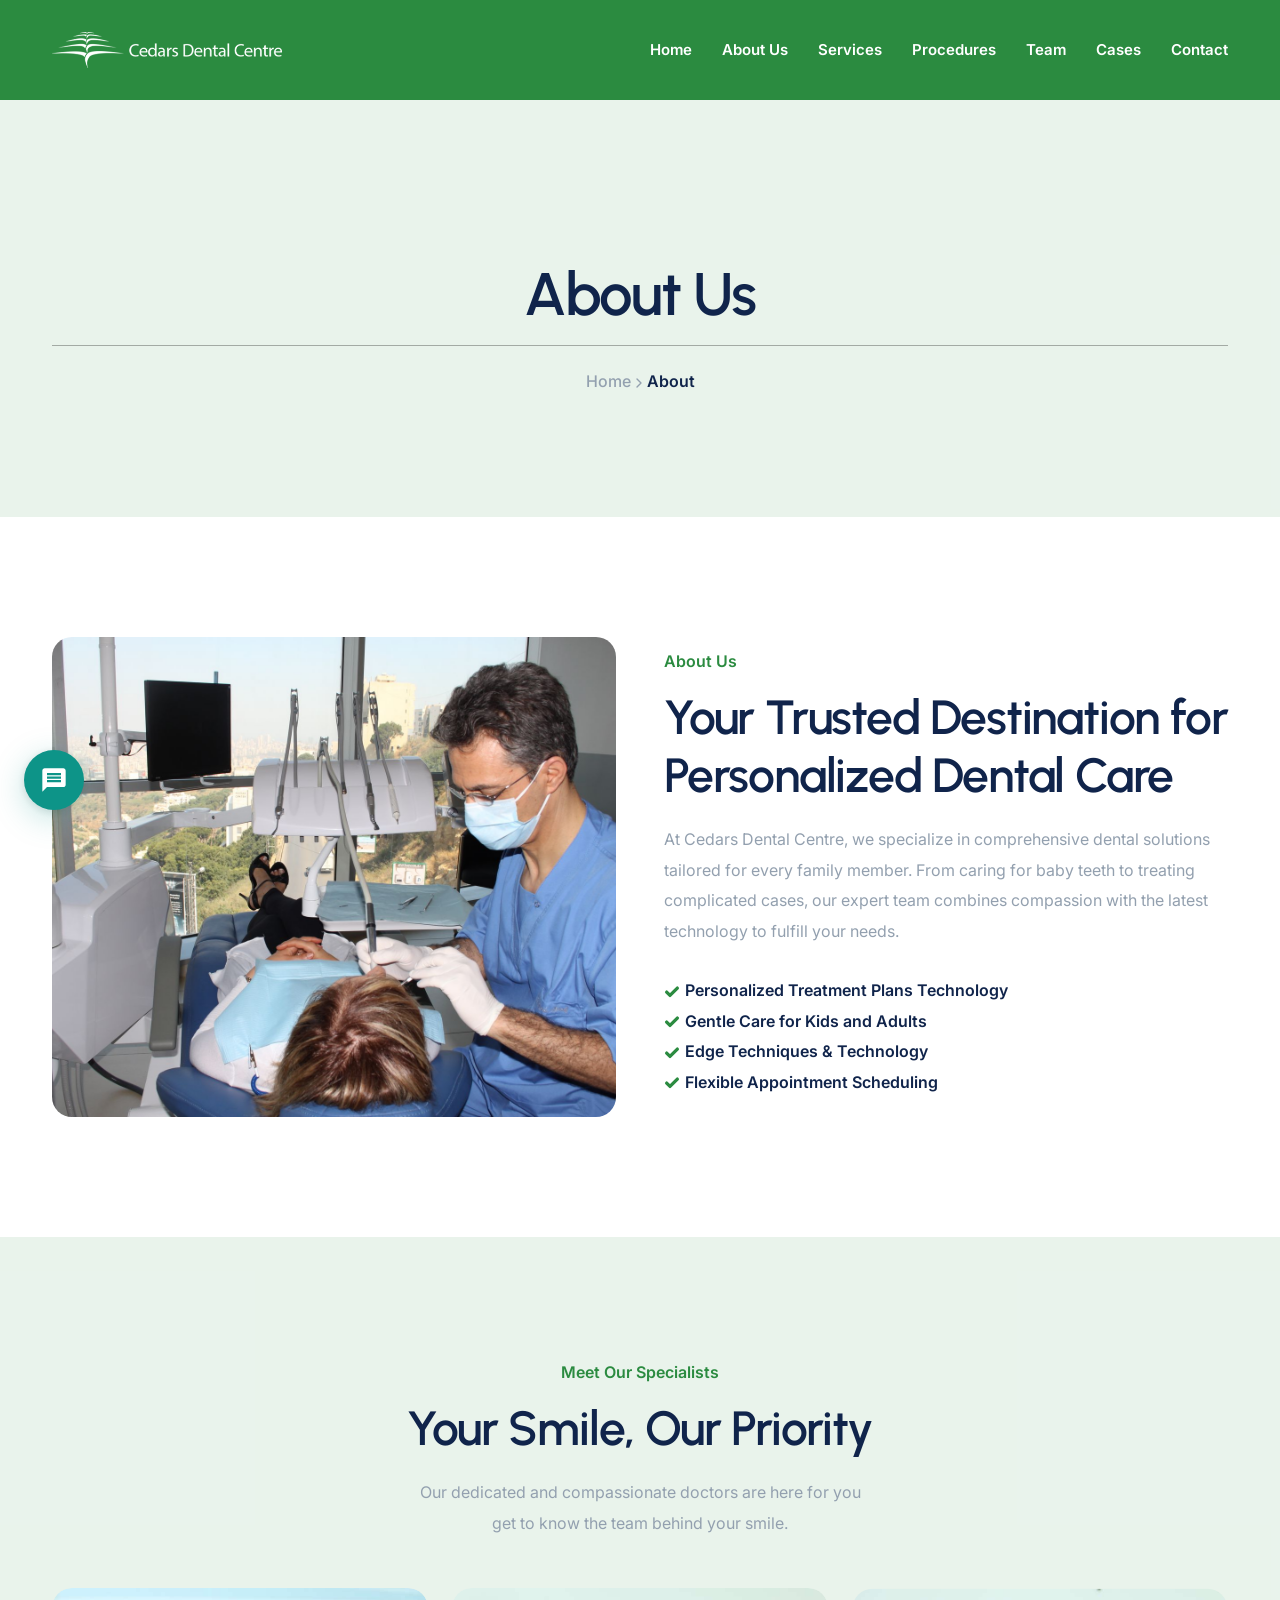
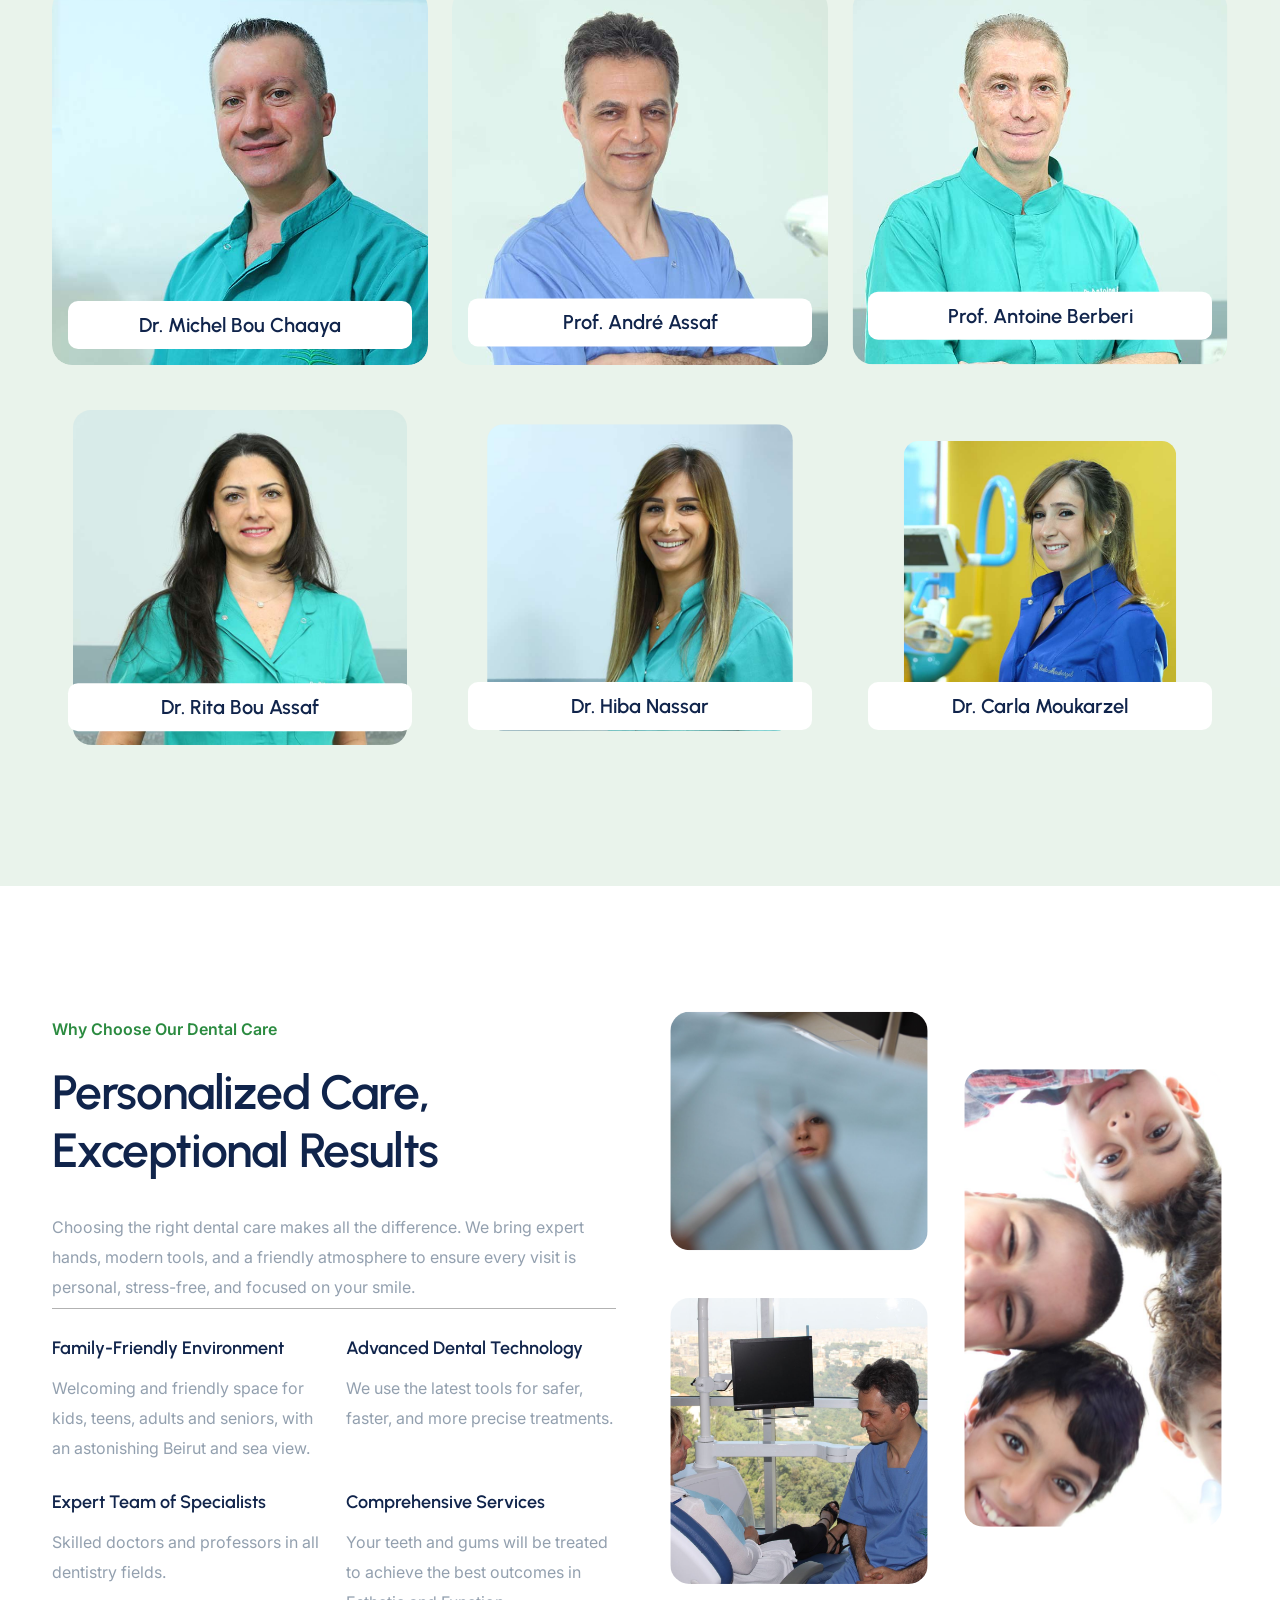
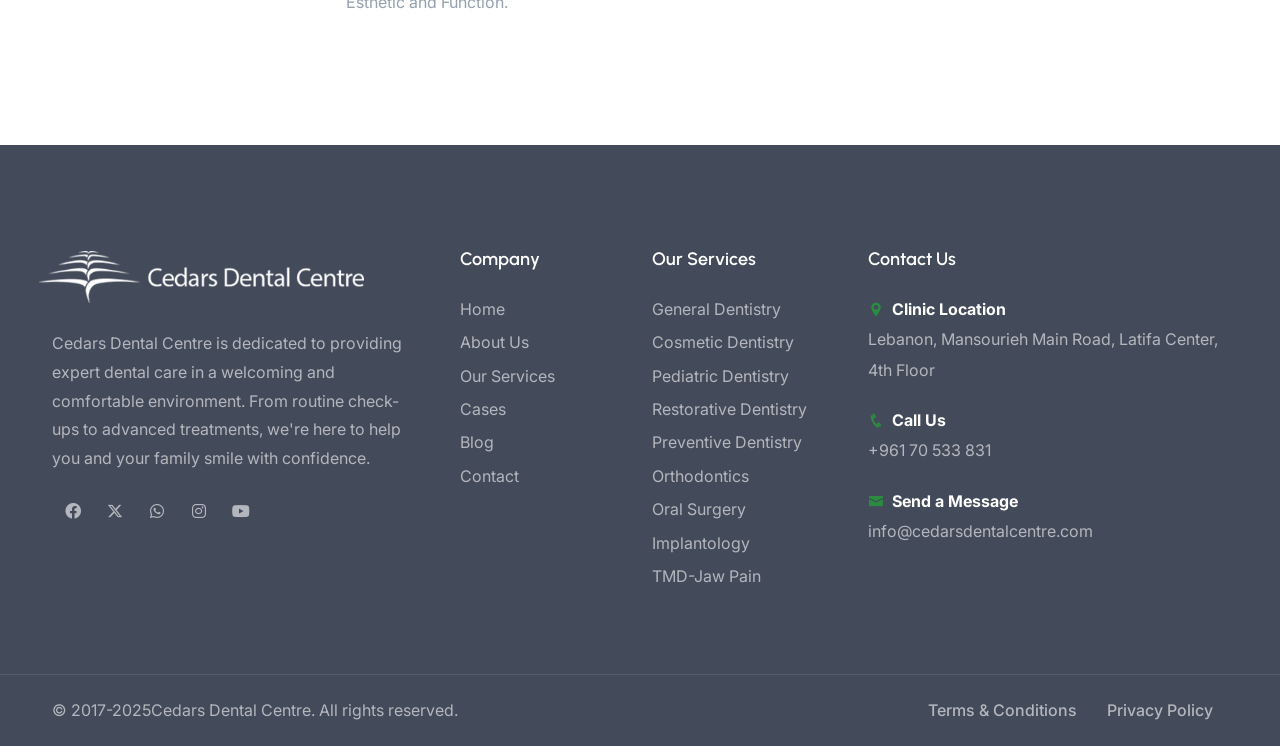
<file: about.html>
<!DOCTYPE html><html lang="en"><head><meta charSet="utf-8"/><meta name="viewport" content="width=device-width, initial-scale=1"/><title>About Us - Cedars Dental Centre Mansourieh, Lebanon</title><meta name="description" content="Learn about Cedars Dental Centre in Mansourieh, Lebanon. Our mission, values, and experienced dental team dedicated to your smile and oral health."/><meta name="robots" content="index, follow"/><link rel="canonical" href="https://cedarsdentalcentre.com/about"/><meta property="og:type" content="website"/><meta property="og:title" content="About Us - Cedars Dental Centre Mansourieh, Lebanon"/><meta property="og:description" content="Learn about Cedars Dental Centre in Mansourieh. Our mission, values, and experienced dental team."/><meta property="og:url" content="https://cedarsdentalcentre.com/about"/><meta property="og:image" content="https://cedarsdentalcentre.com/images/logo-cedars.png"/><meta property="og:site_name" content="Cedars Dental Centre"/><meta name="twitter:card" content="summary_large_image"/><meta name="twitter:title" content="About Us - Cedars Dental Centre Mansourieh, Lebanon"/><meta name="twitter:description" content="Our mission, values, and experienced dental team in Mansourieh, Lebanon."/><meta name="twitter:image" content="https://cedarsdentalcentre.com/images/logo-cedars.png"/><link rel="stylesheet" href="/_next/static/css/09b0a2cdeebafc62.css" data-precedence="next"/><link rel="stylesheet" href="/_next/static/css/9ef4102211e31957.css" data-precedence="next"/><link rel="stylesheet" href="/_next/static/css/a28a4f3c76e33c8b.css" data-precedence="next"/><link rel="stylesheet" href="/_next/static/css/81dd435913f94bbc.css" data-precedence="next"/><link rel="stylesheet" href="/_next/static/css/97157d245b69b54c.css" data-precedence="next"/><link rel="stylesheet" href="/_next/static/css/41c549b33135a309.css" data-precedence="next"/><link rel="stylesheet" href="/_next/static/css/3b93e053fa15c4b2.css" data-precedence="next"/><link rel="stylesheet" href="/_next/static/css/594a12f71d42ead9.css" data-precedence="next"/><link rel="preload" as="script" fetchPriority="low" href="/_next/static/chunks/webpack-3157e077ee381caf.js"/><script src="/_next/static/chunks/4bd1b696-ad45a0d75f1c7ab5.js" async=""></script><script src="/_next/static/chunks/684-03ff319ee9c9c36a.js" async=""></script><script src="/_next/static/chunks/main-app-2ce097b99bf22a93.js" async=""></script><script src="/_next/static/chunks/63-f3e4bd0d83a1e6ba.js" async=""></script><script src="/_next/static/chunks/874-23bb25126bb99fa5.js" async=""></script><script src="/_next/static/chunks/app/layout-fa72c8dc65e6f6b0.js" async=""></script><script src="/_next/static/chunks/app/template-f6fa652c2885da2e.js" async=""></script><script src="/_next/static/chunks/781-cf8e468cfc82e27b.js" async=""></script><script src="/_next/static/chunks/app/about/page-26e2cf5c51921cd3.js" async=""></script><script src="/_next/static/chunks/polyfills-42372ed130431b0a.js" noModule=""></script></head><body><div id="wrapper"><a href="#" id="back-to-top"></a><header class="scroll-light "><div class="container"><div class="row"><div class="col-md-12"><div class="de-flex"><div class="de-flex-col"><div id="logo"><a href="/"><img alt="logo" loading="lazy" width="280" height="80" decoding="async" data-nimg="1" class="logo-main" style="color:transparent;object-fit:contain" src="/images/logo-cedars-white.png"/><img alt="logo" loading="lazy" width="280" height="80" decoding="async" data-nimg="1" class="logo-scroll" style="color:transparent;object-fit:contain" src="/images/24921887994.png"/><img alt="logo" loading="lazy" width="280" height="80" decoding="async" data-nimg="1" class="logo-mobile" style="color:transparent;object-fit:contain" src="/images/logo-cedars-white.png"/></a></div></div><div class="de-flex-col header-col-mid"><ul id="mainmenu" class="mobile-menu"><li><a class="menu-item" href="/">Home</a></li><li><a class="menu-item" href="/about">About Us</a></li><li><a class="menu-item" href="/services">Services</a></li><li><a class="menu-item" href="/procedures">Procedures</a></li><li><a class="menu-item" href="/team">Team</a></li><li><a class="menu-item" href="/cases">Cases</a></li><li><a class="menu-item" href="/contact">Contact</a></li></ul></div><div class="de-flex-col"><div class="menu_side_area"><span id="menu-btn" class="" style="padding-top:0"></span></div></div></div></div></div></div></header><div id="de-loader"><div class="lds-roller"><div></div><div></div><div></div><div></div><div></div><div></div><div></div><div></div></div></div><footer class="footer-bg"><div class="container"><div class="row gx-5"><div class="col-lg-4 col-sm-6"><img alt="" loading="lazy" width="325" height="64" decoding="async" data-nimg="1" class="" style="color:transparent;object-fit:contain;margin-left:-13px" src="/images/logo-cedars-white.png"/><div class="spacer-20"></div><p>Cedars Dental Centre is dedicated to providing expert dental care in a welcoming and comfortable environment. From routine check-ups to advanced treatments, we&#x27;re here to help you and your family smile with confidence.</p><div class="social-icons mb-sm-30"><a target="_blank" href="https://www.facebook.com/cedarsdentalcentrelebanon/"><i class="fa-brands fa-facebook-f"></i></a><a target="_blank" href="#"><i class="fa-brands fa-x-twitter"></i></a><a target="_blank" href="https://wa.me/96170533831"><i class="fa-brands fa-whatsapp"></i></a><a target="_blank" href="#"><i class="fa-brands fa-instagram"></i></a><a target="_blank" href="#"><i class="fa-brands fa-youtube"></i></a></div></div><div class="col-lg-4 col-sm-12 order-lg-1 order-sm-2"><div class="row"><div class="col-lg-6 col-sm-6"><div class="widget"><h5>Company</h5><ul><li><a href="/">Home</a></li><li><a href="/about">About Us</a></li><li><a href="/services">Our Services</a></li><li><a href="/cases">Cases</a></li><li><a href="/blog">Blog</a></li><li><a href="/contact">Contact</a></li></ul></div></div><div class="col-lg-6 col-sm-6"><div class="widget"><h5>Our Services</h5><ul><li><a href="/services">General Dentistry</a></li><li><a href="/services">Cosmetic Dentistry</a></li><li><a href="/services">Pediatric Dentistry</a></li><li><a href="/services">Restorative Dentistry</a></li><li><a href="/services">Preventive Dentistry</a></li><li><a href="/services">Orthodontics</a></li><li><a href="/services">Oral Surgery</a></li><li><a href="/services">Implantology</a></li><li><a href="/services">TMD-Jaw Pain</a></li></ul></div></div></div></div><div class="col-lg-4 col-sm-6 order-lg-2 order-sm-1"><div class="widget"><h5>Contact Us</h5><div class="fw-bold text-white"><i class="icofont-location-pin me-2 id-color"></i>Clinic Location</div>Lebanon, Mansourieh Main Road, Latifa Center, 4th Floor<div class="spacer-20"></div><div class="fw-bold text-white"><i class="icofont-phone me-2 id-color"></i>Call Us</div><a href="tel:+96170533831" class="cursor-pointer">+961 70 533 831</a><div class="spacer-20"></div><div class="fw-bold text-white"><i class="icofont-envelope me-2 id-color"></i>Send a Message</div><a href="mailto:info@cedarsdentalcentre.com" class="__cf_email__">info@cedarsdentalcentre.com</a></div></div></div></div><div class="subfooter"><div class="container"><div class="row"><div class="col-md-12"><div class="de-flex"><div class="de-flex-col"><span>© 2017-<!-- -->2026<!-- --> </span> <a href="/"> Cedars Dental Centre</a>. All rights reserved.</div><ul class="menu-simple"><li><a href="#">Terms &amp; Conditions</a></li><li><a href="#">Privacy Policy</a></li></ul></div></div></div></div></div></footer></div><script src="/_next/static/chunks/webpack-3157e077ee381caf.js" async=""></script><script>(self.__next_f=self.__next_f||[]).push([0])</script><script>self.__next_f.push([1,"1:\"$Sreact.fragment\"\n2:I[8335,[\"63\",\"static/chunks/63-f3e4bd0d83a1e6ba.js\",\"874\",\"static/chunks/874-23bb25126bb99fa5.js\",\"177\",\"static/chunks/app/layout-fa72c8dc65e6f6b0.js\"],\"default\"]\n3:I[5407,[\"63\",\"static/chunks/63-f3e4bd0d83a1e6ba.js\",\"874\",\"static/chunks/874-23bb25126bb99fa5.js\",\"177\",\"static/chunks/app/layout-fa72c8dc65e6f6b0.js\"],\"default\"]\n4:I[7555,[],\"\"]\n5:I[1483,[\"397\",\"static/chunks/app/template-f6fa652c2885da2e.js\"],\"default\"]\n6:I[1295,[],\"\"]\n7:I[3063,[\"781\",\"static/chunks/781-cf8e468cfc82e27b.js\",\"63\",\"static/chunks/63-f3e4bd0d83a1e6ba.js\",\"874\",\"static/chunks/874-23bb25126bb99fa5.js\",\"220\",\"static/chunks/app/about/page-26e2cf5c51921cd3.js\"],\"Image\"]\n8:I[6874,[\"63\",\"static/chunks/63-f3e4bd0d83a1e6ba.js\",\"874\",\"static/chunks/874-23bb25126bb99fa5.js\",\"177\",\"static/chunks/app/layout-fa72c8dc65e6f6b0.js\"],\"\"]\n9:I[6503,[\"781\",\"static/chunks/781-cf8e468cfc82e27b.js\",\"63\",\"static/chunks/63-f3e4bd0d83a1e6ba.js\",\"874\",\"static/chunks/874-23bb25126bb99fa5.js\",\"220\",\"static/chunks/app/about/page-26e2cf5c51921cd3.js\"],\"default\"]\na:I[7778,[\"781\",\"static/chunks/781-cf8e468cfc82e27b.js\",\"63\",\"static/chunks/63-f3e4bd0d83a1e6ba.js\",\"874\",\"static/chunks/874-23bb25126bb99fa5.js\",\"220\",\"static/chunks/app/about/page-26e2cf5c51921cd3.js\"],\"default\"]\nb:I[9665,[],\"MetadataBoundary\"]\nd:I[9665,[],\"OutletBoundary\"]\n10:I[4911,[],\"AsyncMetadataOutlet\"]\n12:I[9665,[],\"ViewportBoundary\"]\n14:I[6614,[],\"\"]\n:HL[\"/_next/static/css/09b0a2cdeebafc62.css\",\"style\"]\n:HL[\"/_next/static/css/9ef4102211e31957.css\",\"style\"]\n:HL[\"/_next/static/css/a28a4f3c76e33c8b.css\",\"style\"]\n:HL[\"/_next/static/css/81dd435913f94bbc.css\",\"style\"]\n:HL[\"/_next/static/css/97157d245b69b54c.css\",\"style\"]\n:HL[\"/_next/static/css/41c549b33135a309.css\",\"style\"]\n:HL[\"/_next/static/css/3b93e053fa15c4b2.css\",\"style\"]\n:HL[\"/_next/static/css/594a12f71d42ead9.css\",\"style\"]\n"])</script><script>self.__next_f.push([1,"0:{\"P\":null,\"b\":\"VDAioNMr1_FZa-YoERkhz\",\"p\":\"\",\"c\":[\"\",\"about\"],\"i\":false,\"f\":[[[\"\",{\"children\":[\"about\",{\"children\":[\"__PAGE__\",{}]}]},\"$undefined\",\"$undefined\",true],[\"\",[\"$\",\"$1\",\"c\",{\"children\":[[[\"$\",\"link\",\"0\",{\"rel\":\"stylesheet\",\"href\":\"/_next/static/css/09b0a2cdeebafc62.css\",\"precedence\":\"next\",\"crossOrigin\":\"$undefined\",\"nonce\":\"$undefined\"}],[\"$\",\"link\",\"1\",{\"rel\":\"stylesheet\",\"href\":\"/_next/static/css/9ef4102211e31957.css\",\"precedence\":\"next\",\"crossOrigin\":\"$undefined\",\"nonce\":\"$undefined\"}],[\"$\",\"link\",\"2\",{\"rel\":\"stylesheet\",\"href\":\"/_next/static/css/a28a4f3c76e33c8b.css\",\"precedence\":\"next\",\"crossOrigin\":\"$undefined\",\"nonce\":\"$undefined\"}],[\"$\",\"link\",\"3\",{\"rel\":\"stylesheet\",\"href\":\"/_next/static/css/81dd435913f94bbc.css\",\"precedence\":\"next\",\"crossOrigin\":\"$undefined\",\"nonce\":\"$undefined\"}],[\"$\",\"link\",\"4\",{\"rel\":\"stylesheet\",\"href\":\"/_next/static/css/97157d245b69b54c.css\",\"precedence\":\"next\",\"crossOrigin\":\"$undefined\",\"nonce\":\"$undefined\"}],[\"$\",\"link\",\"5\",{\"rel\":\"stylesheet\",\"href\":\"/_next/static/css/41c549b33135a309.css\",\"precedence\":\"next\",\"crossOrigin\":\"$undefined\",\"nonce\":\"$undefined\"}],[\"$\",\"link\",\"6\",{\"rel\":\"stylesheet\",\"href\":\"/_next/static/css/3b93e053fa15c4b2.css\",\"precedence\":\"next\",\"crossOrigin\":\"$undefined\",\"nonce\":\"$undefined\"}],[\"$\",\"link\",\"7\",{\"rel\":\"stylesheet\",\"href\":\"/_next/static/css/594a12f71d42ead9.css\",\"precedence\":\"next\",\"crossOrigin\":\"$undefined\",\"nonce\":\"$undefined\"}]],[\"$\",\"html\",null,{\"lang\":\"en\",\"children\":[\"$\",\"body\",null,{\"children\":[\"$\",\"$L2\",null,{\"children\":[\"$\",\"div\",null,{\"id\":\"wrapper\",\"children\":[[\"$\",\"a\",null,{\"href\":\"#\",\"id\":\"back-to-top\"}],[\"$\",\"$L3\",null,{}],[\"$\",\"$L4\",null,{\"parallelRouterKey\":\"children\",\"error\":\"$undefined\",\"errorStyles\":\"$undefined\",\"errorScripts\":\"$undefined\",\"template\":[\"$\",\"$L5\",null,{\"children\":[\"$\",\"$L6\",null,{}]}],\"templateStyles\":[],\"templateScripts\":[],\"notFound\":[[[\"$\",\"title\",null,{\"children\":\"404: This page could not be found.\"}],[\"$\",\"div\",null,{\"style\":{\"fontFamily\":\"system-ui,\\\"Segoe UI\\\",Roboto,Helvetica,Arial,sans-serif,\\\"Apple Color Emoji\\\",\\\"Segoe UI Emoji\\\"\",\"height\":\"100vh\",\"textAlign\":\"center\",\"display\":\"flex\",\"flexDirection\":\"column\",\"alignItems\":\"center\",\"justifyContent\":\"center\"},\"children\":[\"$\",\"div\",null,{\"children\":[[\"$\",\"style\",null,{\"dangerouslySetInnerHTML\":{\"__html\":\"body{color:#000;background:#fff;margin:0}.next-error-h1{border-right:1px solid rgba(0,0,0,.3)}@media (prefers-color-scheme:dark){body{color:#fff;background:#000}.next-error-h1{border-right:1px solid rgba(255,255,255,.3)}}\"}}],[\"$\",\"h1\",null,{\"className\":\"next-error-h1\",\"style\":{\"display\":\"inline-block\",\"margin\":\"0 20px 0 0\",\"padding\":\"0 23px 0 0\",\"fontSize\":24,\"fontWeight\":500,\"verticalAlign\":\"top\",\"lineHeight\":\"49px\"},\"children\":404}],[\"$\",\"div\",null,{\"style\":{\"display\":\"inline-block\"},\"children\":[\"$\",\"h2\",null,{\"style\":{\"fontSize\":14,\"fontWeight\":400,\"lineHeight\":\"49px\",\"margin\":0},\"children\":\"This page could not be found.\"}]}]]}]}]],[]],\"forbidden\":\"$undefined\",\"unauthorized\":\"$undefined\"}],[\"$\",\"footer\",null,{\"className\":\"footer-bg\",\"children\":[[\"$\",\"div\",null,{\"className\":\"container\",\"children\":[\"$\",\"div\",null,{\"className\":\"row gx-5\",\"children\":[[\"$\",\"div\",null,{\"className\":\"col-lg-4 col-sm-6\",\"children\":[[\"$\",\"$L7\",null,{\"src\":\"/images/logo-cedars-white.png\",\"width\":325,\"height\":64,\"className\":\"\",\"alt\":\"\",\"style\":{\"objectFit\":\"contain\",\"marginLeft\":\"-13px\"}}],[\"$\",\"div\",null,{\"className\":\"spacer-20\"}],[\"$\",\"p\",null,{\"children\":\"Cedars Dental Centre is dedicated to providing expert dental care in a welcoming and comfortable environment. From routine check-ups to advanced treatments, we're here to help you and your family smile with confidence.\"}],[\"$\",\"div\",null,{\"className\":\"social-icons mb-sm-30\",\"children\":[[\"$\",\"a\",null,{\"target\":\"_blank\",\"href\":\"https://www.facebook.com/cedarsdentalcentrelebanon/\",\"children\":[\"$\",\"i\",null,{\"className\":\"fa-brands fa-facebook-f\"}]}],[\"$\",\"a\",null,{\"target\":\"_blank\",\"href\":\"#\",\"children\":[\"$\",\"i\",null,{\"className\":\"fa-brands fa-x-twitter\"}]}],[\"$\",\"a\",null,{\"target\":\"_blank\",\"href\":\"#\",\"children\":[\"$\",\"i\",null,{\"className\":\"fa-brands fa-whatsapp\"}]}],[\"$\",\"a\",null,{\"target\":\"_blank\",\"href\":\"#\",\"children\":[\"$\",\"i\",null,{\"className\":\"fa-brands fa-instagram\"}]}],[\"$\",\"a\",null,{\"target\":\"_blank\",\"href\":\"#\",\"children\":[\"$\",\"i\",null,{\"className\":\"fa-brands fa-youtube\"}]}]]}]]}],[\"$\",\"div\",null,{\"className\":\"col-lg-4 col-sm-12 order-lg-1 order-sm-2\",\"children\":[\"$\",\"div\",null,{\"className\":\"row\",\"children\":[[\"$\",\"div\",null,{\"className\":\"col-lg-6 col-sm-6\",\"children\":[\"$\",\"div\",null,{\"className\":\"widget\",\"children\":[[\"$\",\"h5\",null,{\"children\":\"Company\"}],[\"$\",\"ul\",null,{\"children\":[[\"$\",\"li\",null,{\"children\":[\"$\",\"$L8\",null,{\"href\":\"/\",\"children\":\"Home\"}]}],[\"$\",\"li\",null,{\"children\":[\"$\",\"$L8\",null,{\"href\":\"/about\",\"children\":\"About Us\"}]}],[\"$\",\"li\",null,{\"children\":[\"$\",\"$L8\",null,{\"href\":\"/services\",\"children\":\"Our Services\"}]}],[\"$\",\"li\",null,{\"children\":[\"$\",\"$L8\",null,{\"href\":\"/cases\",\"children\":\"Cases\"}]}],[\"$\",\"li\",null,{\"children\":[\"$\",\"a\",null,{\"href\":\"#\",\"children\":\"Blog\"}]}],[\"$\",\"li\",null,{\"children\":[\"$\",\"$L8\",null,{\"href\":\"/contact\",\"children\":\"Contact\"}]}]]}]]}]}],[\"$\",\"div\",null,{\"className\":\"col-lg-6 col-sm-6\",\"children\":[\"$\",\"div\",null,{\"className\":\"widget\",\"children\":[[\"$\",\"h5\",null,{\"children\":\"Our Services\"}],[\"$\",\"ul\",null,{\"children\":[[\"$\",\"li\",null,{\"children\":[\"$\",\"$L8\",null,{\"href\":\"/services\",\"children\":\"General Dentistry\"}]}],[\"$\",\"li\",null,{\"children\":[\"$\",\"$L8\",null,{\"href\":\"/services\",\"children\":\"Cosmetic Dentistry\"}]}],[\"$\",\"li\",null,{\"children\":[\"$\",\"$L8\",null,{\"href\":\"/services\",\"children\":\"Pediatric Dentistry\"}]}],[\"$\",\"li\",null,{\"children\":[\"$\",\"$L8\",null,{\"href\":\"/services\",\"children\":\"Restorative Dentistry\"}]}],[\"$\",\"li\",null,{\"children\":[\"$\",\"$L8\",null,{\"href\":\"/services\",\"children\":\"Preventive Dentistry\"}]}],[\"$\",\"li\",null,{\"children\":[\"$\",\"$L8\",null,{\"href\":\"/services\",\"children\":\"Orthodontics\"}]}],[\"$\",\"li\",null,{\"children\":[\"$\",\"$L8\",null,{\"href\":\"/services\",\"children\":\"Oral Surgery\"}]}],[\"$\",\"li\",null,{\"children\":[\"$\",\"$L8\",null,{\"href\":\"/services\",\"children\":\"Implantology\"}]}],[\"$\",\"li\",null,{\"children\":[\"$\",\"$L8\",null,{\"href\":\"/services\",\"children\":\"TMD-Jaw Pain\"}]}]]}]]}]}]]}]}],[\"$\",\"div\",null,{\"className\":\"col-lg-4 col-sm-6 order-lg-2 order-sm-1\",\"children\":[\"$\",\"div\",null,{\"className\":\"widget\",\"children\":[[\"$\",\"h5\",null,{\"children\":\"Contact Us\"}],[\"$\",\"div\",null,{\"className\":\"fw-bold text-white\",\"children\":[[\"$\",\"i\",null,{\"className\":\"icofont-location-pin me-2 id-color\"}],\"Clinic Location\"]}],\"Lebanon, Mansourieh Main Road, Latifa Center, 4th Floor\",[\"$\",\"div\",null,{\"className\":\"spacer-20\"}],[\"$\",\"div\",null,{\"className\":\"fw-bold text-white\",\"children\":[[\"$\",\"i\",null,{\"className\":\"icofont-phone me-2 id-color\"}],\"Call Us\"]}],[\"$\",\"a\",null,{\"href\":\"tel:+96170533831\",\"className\":\"cursor-pointer\",\"children\":\"+961 70 533 831\"}],[\"$\",\"div\",null,{\"className\":\"spacer-20\"}],[\"$\",\"div\",null,{\"className\":\"fw-bold text-white\",\"children\":[[\"$\",\"i\",null,{\"className\":\"icofont-envelope me-2 id-color\"}],\"Send a Message\"]}],[\"$\",\"a\",null,{\"href\":\"mailto:info@cedarsdentalcentre.com\",\"className\":\"__cf_email__\",\"children\":\"info@cedarsdentalcentre.com\"}]]}]}]]}]}],[\"$\",\"div\",null,{\"className\":\"subfooter\",\"children\":[\"$\",\"div\",null,{\"className\":\"container\",\"children\":[\"$\",\"div\",null,{\"className\":\"row\",\"children\":[\"$\",\"div\",null,{\"className\":\"col-md-12\",\"children\":[\"$\",\"div\",null,{\"className\":\"de-flex\",\"children\":[[\"$\",\"div\",null,{\"className\":\"de-flex-col\",\"children\":[[\"$\",\"span\",null,{\"children\":[\"© 2017-\",2025,\" \"]}],\" \",[\"$\",\"$L8\",null,{\"href\":\"/\",\"children\":\" Cedars Dental Centre\"}],\". All rights reserved.\"]}],[\"$\",\"ul\",null,{\"className\":\"menu-simple\",\"children\":[[\"$\",\"li\",null,{\"children\":[\"$\",\"a\",null,{\"href\":\"#\",\"children\":\"Terms \u0026 Conditions\"}]}],[\"$\",\"li\",null,{\"children\":[\"$\",\"a\",null,{\"href\":\"#\",\"children\":\"Privacy Policy\"}]}]]}]]}]}]}]}]}]]}]]}]}]}]}]]}],{\"children\":[\"about\",[\"$\",\"$1\",\"c\",{\"children\":[null,[\"$\",\"$L4\",null,{\"parallelRouterKey\":\"children\",\"error\":\"$undefined\",\"errorStyles\":\"$undefined\",\"errorScripts\":\"$undefined\",\"template\":[\"$\",\"$L6\",null,{}],\"templateStyles\":\"$undefined\",\"templateScripts\":\"$undefined\",\"notFound\":\"$undefined\",\"forbidden\":\"$undefined\",\"unauthorized\":\"$undefined\"}]]}],{\"children\":[\"__PAGE__\",[\"$\",\"$1\",\"c\",{\"children\":[[\"$\",\"div\",null,{\"className\":\"no-bottom no-top\",\"id\":\"content\",\"children\":[[\"$\",\"div\",null,{\"id\":\"top\"}],[\"$\",\"$L9\",null,{\"title\":\"About Us\",\"breadcrumbs\":[{\"label\":\"Home\",\"href\":\"/\"},{\"label\":\"About\"}]}],[\"$\",\"section\",null,{\"children\":[\"$\",\"div\",null,{\"className\":\"container\",\"children\":[\"$\",\"div\",null,{\"className\":\"row g-4 gx-5 align-items-center\",\"children\":[[\"$\",\"div\",null,{\"className\":\"col-lg-6\",\"children\":[\"$\",\"div\",null,{\"className\":\"row g-4\",\"children\":[\"$\",\"div\",null,{\"className\":\"col-12 col-lg-12\",\"children\":[\"$\",\"div\",null,{\"className\":\"row g-4\",\"children\":[\"$\",\"div\",null,{\"className\":\"col-lg-12\",\"children\":[\"$\",\"$La\",null,{\"animation\":{\"opacity\":1,\"scale\":1},\"initial\":{\"opacity\":0,\"scale\":0.1},\"className\":\"rounded-1 overflow-hidden\",\"children\":[\"$\",\"$L7\",null,{\"src\":\"/images/misc/personalized.jpg\",\"alt\":\"personalized dental care\",\"width\":1000,\"height\":480,\"className\":\"w-100 w-lg-auto about-image\",\"style\":{\"objectFit\":\"cover\"}}]}]}]}]}]}]}],[\"$\",\"div\",null,{\"className\":\"col-lg-6\",\"style\":{\"paddingRight\":0},\"children\":[\"$\",\"div\",null,{\"className\":\"me-lg-3\",\"children\":[[\"$\",\"$La\",null,{\"delay\":0,\"children\":[\"$\",\"div\",null,{\"className\":\"subtitle s2 mb-3\",\"children\":\"About Us\"}]}],[\"$\",\"$La\",null,{\"delay\":0.2,\"children\":[\"$\",\"h2\",null,{\"children\":\"Your Trusted Destination for Personalized Dental Care\"}]}],[\"$\",\"$La\",null,{\"delay\":0.4,\"children\":[\"$\",\"p\",null,{\"children\":\"At Cedars Dental Centre, we specialize in comprehensive dental solutions tailored for every family member. From caring for baby teeth to treating complicated cases, our expert team combines compassion with the latest technology to fulfill your needs.\"}]}],[\"$\",\"$La\",null,{\"delay\":0.6,\"children\":[\"$\",\"ul\",null,{\"className\":\"ul-check text-dark cols-1 fw-600 mb-4\",\"children\":[[\"$\",\"li\",null,{\"children\":[[\"$\",\"span\",null,{\"children\":[\"$\",\"svg\",null,{\"ref\":\"$undefined\",\"xmlns\":\"http://www.w3.org/2000/svg\",\"width\":16,\"height\":16,\"viewBox\":\"0 0 24 24\",\"fill\":\"none\",\"stroke\":\"currentColor\",\"strokeWidth\":5,\"strokeLinecap\":\"round\",\"strokeLinejoin\":\"round\",\"className\":\"lucide lucide-check\",\"aria-hidden\":\"true\",\"children\":[[\"$\",\"path\",\"1gmf2c\",{\"d\":\"M20 6 9 17l-5-5\"}],\"$undefined\"]}]}],\"Personalized Treatment Plans Technology\"]}],[\"$\",\"li\",null,{\"children\":[[\"$\",\"span\",null,{\"children\":[\"$\",\"svg\",null,{\"ref\":\"$undefined\",\"xmlns\":\"http://www.w3.org/2000/svg\",\"width\":16,\"height\":16,\"viewBox\":\"0 0 24 24\",\"fill\":\"none\",\"stroke\":\"currentColor\",\"strokeWidth\":5,\"strokeLinecap\":\"round\",\"strokeLinejoin\":\"round\",\"className\":\"lucide lucide-check\",\"aria-hidden\":\"true\",\"children\":[[\"$\",\"path\",\"1gmf2c\",{\"d\":\"M20 6 9 17l-5-5\"}],\"$undefined\"]}]}],\"Gentle Care for Kids and Adults\"]}],[\"$\",\"li\",null,{\"children\":[[\"$\",\"span\",null,{\"children\":[\"$\",\"svg\",null,{\"ref\":\"$undefined\",\"xmlns\":\"http://www.w3.org/2000/svg\",\"width\":16,\"height\":16,\"viewBox\":\"0 0 24 24\",\"fill\":\"none\",\"stroke\":\"currentColor\",\"strokeWidth\":5,\"strokeLinecap\":\"round\",\"strokeLinejoin\":\"round\",\"className\":\"lucide lucide-check\",\"aria-hidden\":\"true\",\"children\":[[\"$\",\"path\",\"1gmf2c\",{\"d\":\"M20 6 9 17l-5-5\"}],\"$undefined\"]}]}],\"Edge Techniques \u0026 Technology\"]}],[\"$\",\"li\",null,{\"children\":[[\"$\",\"span\",null,{\"children\":[\"$\",\"svg\",null,{\"ref\":\"$undefined\",\"xmlns\":\"http://www.w3.org/2000/svg\",\"width\":16,\"height\":16,\"viewBox\":\"0 0 24 24\",\"fill\":\"none\",\"stroke\":\"currentColor\",\"strokeWidth\":5,\"strokeLinecap\":\"round\",\"strokeLinejoin\":\"round\",\"className\":\"lucide lucide-check\",\"aria-hidden\":\"true\",\"children\":[[\"$\",\"path\",\"1gmf2c\",{\"d\":\"M20 6 9 17l-5-5\"}],\"$undefined\"]}]}],\"Flexible Appointment Scheduling\"]}]]}]}]]}]}]]}]}]}],[\"$\",\"section\",null,{\"className\":\"bg-color-op-1\",\"children\":[\"$\",\"div\",null,{\"className\":\"container\",\"children\":[[\"$\",\"div\",null,{\"className\":\"row\",\"children\":[\"$\",\"div\",null,{\"className\":\"col-lg-6 offset-lg-3 text-center\",\"children\":[[\"$\",\"$La\",null,{\"className\":\"subtitle mb-3\",\"children\":\"Meet Our Specialists\"}],[\"$\",\"$La\",null,{\"delay\":0.2,\"children\":[\"$\",\"h2\",null,{\"children\":\"Your Smile, Our Priority\"}]}],[\"$\",\"$La\",null,{\"children\":[\"$\",\"p\",null,{\"children\":[\"Our dedicated and compassionate doctors are here for you \",[\"$\",\"br\",null,{}],\" \",\"get to know the team behind your smile.\"]}]}],[\"$\",\"div\",null,{\"className\":\"spacer-single\"}]]}]}],[\"$\",\"div\",null,{\"className\":\"row g-4\",\"children\":[[\"$\",\"div\",\"0\",{\"className\":\"col-lg-4 col-md-6\",\"children\":[\"$\",\"div\",null,{\"className\":\"relative rounded-1 overflow-hidden\",\"children\":[[\"$\",\"$La\",null,{\"initial\":{\"scale\":0.6,\"opacity\":0},\"animation\":{\"scale\":1,\"opacity\":1},\"delay\":0,\"className\":\"rounded-1 overflow-hidden\",\"children\":[\"$\",\"$L7\",null,{\"src\":\"/images/team/team-member1.jpg\",\"height\":400,\"width\":400,\"className\":\"w-100 h-auto\",\"alt\":\"Dr. Michel Bou Chaaya\"}]}],[\"$\",\"div\",null,{\"className\":\"abs w-100 start-0 bottom-0 z-3\",\"children\":[\"$\",\"$La\",null,{\"initial\":{\"opacity\":0,\"y\":-20},\"animation\":{\"opacity\":1,\"y\":0},\"delay\":0,\"className\":\"p-2 rounded-10 m-3 text-center bg-white\",\"children\":[\"$\",\"h4\",null,{\"className\":\"mb-0\",\"children\":\"Dr. Michel Bou Chaaya\"}]}]}]]}]}],[\"$\",\"div\",\"1\",{\"className\":\"col-lg-4 col-md-6\",\"children\":[\"$\",\"div\",null,{\"className\":\"relative rounded-1 overflow-hidden\",\"children\":[[\"$\",\"$La\",null,{\"initial\":{\"scale\":0.6,\"opacity\":0},\"animation\":{\"scale\":1,\"opacity\":1},\"delay\":0.1,\"className\":\"rounded-1 overflow-hidden\",\"children\":[\"$\",\"$L7\",null,{\"src\":\"/images/team/team-member2.jpg\",\"height\":400,\"width\":400,\"className\":\"w-100 h-auto\",\"alt\":\"Prof. André Assaf\"}]}],[\"$\",\"div\",null,{\"className\":\"abs w-100 start-0 bottom-0 z-3\",\"children\":[\"$\",\"$La\",null,{\"initial\":{\"opacity\":0,\"y\":-20},\"animation\":{\"opacity\":1,\"y\":0},\"delay\":0.2,\"className\":\"p-2 rounded-10 m-3 text-center bg-white\",\"children\":[\"$\",\"h4\",null,{\"className\":\"mb-0\",\"children\":\"Prof. André Assaf\"}]}]}]]}]}],[\"$\",\"div\",\"2\",{\"className\":\"col-lg-4 col-md-6\",\"children\":[\"$\",\"div\",null,{\"className\":\"relative rounded-1 overflow-hidden\",\"children\":[[\"$\",\"$La\",null,{\"initial\":{\"scale\":0.6,\"opacity\":0},\"animation\":{\"scale\":1,\"opacity\":1},\"delay\":0.2,\"className\":\"rounded-1 overflow-hidden\",\"children\":[\"$\",\"$L7\",null,{\"src\":\"/images/team/team-member3.jpg\",\"height\":400,\"width\":400,\"className\":\"w-100 h-auto\",\"alt\":\"Prof. Antoine Berberi\"}]}],[\"$\",\"div\",null,{\"className\":\"abs w-100 start-0 bottom-0 z-3\",\"children\":[\"$\",\"$La\",null,{\"initial\":{\"opacity\":0,\"y\":-20},\"animation\":{\"opacity\":1,\"y\":0},\"delay\":0.4,\"className\":\"p-2 rounded-10 m-3 text-center bg-white\",\"children\":[\"$\",\"h4\",null,{\"className\":\"mb-0\",\"children\":\"Prof. Antoine Berberi\"}]}]}]]}]}],[\"$\",\"div\",\"3\",{\"className\":\"col-lg-4 col-md-6\",\"children\":[\"$\",\"div\",null,{\"className\":\"relative rounded-1 overflow-hidden\",\"children\":[[\"$\",\"$La\",null,{\"initial\":{\"scale\":0.6,\"opacity\":0},\"animation\":{\"scale\":1,\"opacity\":1},\"delay\":0.30000000000000004,\"className\":\"rounded-1 overflow-hidden\",\"children\":[\"$\",\"$L7\",null,{\"src\":\"/images/team/team-member4.jpg\",\"height\":400,\"width\":400,\"className\":\"w-100 h-auto\",\"alt\":\"Dr. Rita Bou Assaf\"}]}],[\"$\",\"div\",null,{\"className\":\"abs w-100 start-0 bottom-0 z-3\",\"children\":[\"$\",\"$La\",null,{\"initial\":{\"opacity\":0,\"y\":-20},\"animation\":{\"opacity\":1,\"y\":0},\"delay\":0.6000000000000001,\"className\":\"p-2 rounded-10 m-3 text-center bg-white\",\"children\":[\"$\",\"h4\",null,{\"className\":\"mb-0\",\"children\":\"Dr. Rita Bou Assaf\"}]}]}]]}]}],[\"$\",\"div\",\"4\",{\"className\":\"col-lg-4 col-md-6\",\"children\":[\"$\",\"div\",null,{\"className\":\"relative rounded-1 overflow-hidden\",\"children\":[[\"$\",\"$La\",null,{\"initial\":{\"scale\":0.6,\"opacity\":0},\"animation\":{\"scale\":1,\"opacity\":1},\"delay\":0.4,\"className\":\"rounded-1 overflow-hidden\",\"children\":[\"$\",\"$L7\",null,{\"src\":\"/images/team/team-member5.jpg\",\"height\":400,\"width\":400,\"className\":\"w-100 h-auto\",\"alt\":\"Dr. Hiba Nassar\"}]}],[\"$\",\"div\",null,{\"className\":\"abs w-100 start-0 bottom-0 z-3\",\"children\":[\"$\",\"$La\",null,{\"initial\":{\"opacity\":0,\"y\":-20},\"animation\":{\"opacity\":1,\"y\":0},\"delay\":0.8,\"className\":\"p-2 rounded-10 m-3 text-center bg-white\",\"children\":[\"$\",\"h4\",null,{\"className\":\"mb-0\",\"children\":\"Dr. Hiba Nassar\"}]}]}]]}]}],[\"$\",\"div\",\"5\",{\"className\":\"col-lg-4 col-md-6\",\"children\":[\"$\",\"div\",null,{\"className\":\"relative rounded-1 overflow-hidden\",\"children\":[[\"$\",\"$La\",null,{\"initial\":{\"scale\":0.6,\"opacity\":0},\"animation\":{\"scale\":1,\"opacity\":1},\"delay\":0.5,\"className\":\"rounded-1 overflow-hidden\",\"children\":[\"$\",\"$L7\",null,{\"src\":\"/images/team/team-member6.jpg\",\"height\":400,\"width\":400,\"className\":\"w-100 h-auto\",\"alt\":\"Dr. Carla Moukarzel\"}]}],[\"$\",\"div\",null,{\"className\":\"abs w-100 start-0 bottom-0 z-3\",\"children\":[\"$\",\"$La\",null,{\"initial\":{\"opacity\":0,\"y\":-20},\"animation\":{\"opacity\":1,\"y\":0},\"delay\":1,\"className\":\"p-2 rounded-10 m-3 text-center bg-white\",\"children\":[\"$\",\"h4\",null,{\"className\":\"mb-0\",\"children\":\"Dr. Carla Moukarzel\"}]}]}]]}]}]]}]]}]}],[\"$\",\"section\",null,{\"children\":[\"$\",\"div\",null,{\"className\":\"container\",\"children\":[\"$\",\"div\",null,{\"className\":\"row gy-4 gx-5 align-items-center\",\"children\":[[\"$\",\"div\",null,{\"className\":\"col-lg-6\",\"children\":[[\"$\",\"$La\",null,{\"className\":\"subtitle id-color\",\"children\":\"Why Choose Our Dental Care\"}],[\"$\",\"$La\",null,{\"delay\":0.2,\"children\":[\"$\",\"h2\",null,{\"children\":\"Personalized Care, Exceptional Results\"}]}],[\"$\",\"$La\",null,{\"delay\":0.4,\"children\":[\"$\",\"p\",null,{\"children\":\"Choosing the right dental care makes all the difference. We bring expert hands, modern tools, and a friendly atmosphere to ensure every visit is personal, stress-free, and focused on your smile.\"}]}],[\"$\",\"div\",null,{\"className\":\"border-bottom mb-4\"}],[\"$\",\"div\",null,{\"className\":\"row g-4\",\"children\":[[\"$\",\"div\",null,{\"className\":\"col-sm-6\",\"children\":[\"$\",\"div\",null,{\"className\":\"h-100\",\"children\":[\"$\",\"$La\",null,{\"className\":\"relative\",\"children\":[[\"$\",\"h5\",null,{\"children\":\"Family-Friendly Environment\"}],[\"$\",\"p\",null,{\"className\":\"mb-0\",\"children\":\"Welcoming and friendly space for kids, teens, adults and seniors, with an astonishing Beirut and sea view.\"}]]}]}]}],[\"$\",\"div\",null,{\"className\":\"col-sm-6\",\"children\":[\"$\",\"div\",null,{\"className\":\"h-100\",\"children\":[\"$\",\"$La\",null,{\"className\":\"relative\",\"children\":[[\"$\",\"h5\",null,{\"children\":\"Advanced Dental Technology\"}],[\"$\",\"p\",null,{\"className\":\"mb-0\",\"children\":\"We use the latest tools for safer, faster, and more precise treatments.\"}]]}]}]}],[\"$\",\"div\",null,{\"className\":\"col-sm-6\",\"children\":[\"$\",\"div\",null,{\"className\":\"h-100\",\"children\":[\"$\",\"$La\",null,{\"className\":\"relative\",\"children\":[[\"$\",\"h5\",null,{\"children\":\"Expert Team of Specialists\"}],[\"$\",\"p\",null,{\"className\":\"mb-0\",\"children\":\"Skilled doctors and professors in all dentistry fields.\"}]]}]}]}],[\"$\",\"div\",null,{\"className\":\"col-sm-6\",\"children\":[\"$\",\"div\",null,{\"className\":\"h-100\",\"children\":[\"$\",\"$La\",null,{\"className\":\"relative\",\"children\":[[\"$\",\"h5\",null,{\"children\":\"Comprehensive Services\"}],[\"$\",\"p\",null,{\"className\":\"mb-0\",\"children\":\"Your teeth and gums will be treated to achieve the best outcomes in Esthetic and Function.\"}]]}]}]}]]}]]}],[\"$\",\"div\",null,{\"className\":\"col-lg-6\",\"children\":[\"$\",\"div\",null,{\"className\":\"row g-4 align-items-center\",\"children\":[[\"$\",\"div\",null,{\"className\":\"col-12 col-md-6 text-end d-none d-md-block\",\"children\":[[\"$\",\"$La\",null,{\"animation\":{\"opacity\":1,\"scale\":1},\"initial\":{\"opacity\":0,\"scale\":0.1},\"className\":\"w-100 rounded-1 overflow-hidden mb-25 d-inline-block\",\"children\":[\"$\",\"$L7\",null,{\"src\":\"/images/misc/s2.jpg\",\"height\":250,\"width\":250,\"className\":\"w-100\",\"alt\":\"\",\"style\":{\"objectFit\":\"cover\"}}]}],[\"$\",\"$La\",null,{\"animation\":{\"opacity\":1,\"scale\":1},\"initial\":{\"opacity\":0,\"scale\":0.1},\"className\":\"w-100 rounded-1 overflow-hidden mb-25 d-inline-block\",\"children\":[\"$\",\"$L7\",null,{\"src\":\"/images/misc/s1.jpg\",\"height\":300,\"width\":350,\"className\":\"w-100\",\"alt\":\"\",\"style\":{\"objectFit\":\"cover\"}}]}]]}],[\"$\",\"div\",null,{\"className\":\"col-12 col-md-6 \",\"children\":[\"$\",\"$La\",null,{\"animation\":{\"opacity\":1,\"scale\":1},\"initial\":{\"opacity\":0,\"scale\":0.1},\"className\":\"w-100 rounded-1 overflow-hidden mb-25 d-inline-block\",\"children\":[\"$\",\"$L7\",null,{\"src\":\"/images/misc/happy-children.jpg\",\"height\":480,\"width\":450,\"className\":\"w-100\",\"alt\":\"\",\"style\":{\"objectFit\":\"cover\"}}]}]}]]}]}]]}]}]}]]}],[\"$\",\"$Lb\",null,{\"children\":\"$Lc\"}],null,[\"$\",\"$Ld\",null,{\"children\":[\"$Le\",\"$Lf\",[\"$\",\"$L10\",null,{\"promise\":\"$@11\"}]]}]]}],{},null,false]},null,false]},null,false],[\"$\",\"$1\",\"h\",{\"children\":[null,[\"$\",\"$1\",\"19o554mC3AVoYLZicrLRa\",{\"children\":[[\"$\",\"$L12\",null,{\"children\":\"$L13\"}],null]}],null]}],false]],\"m\":\"$undefined\",\"G\":[\"$14\",\"$undefined\"],\"s\":false,\"S\":true}\n"])</script><script>self.__next_f.push([1,"15:\"$Sreact.suspense\"\n16:I[4911,[],\"AsyncMetadata\"]\nc:[\"$\",\"$15\",null,{\"fallback\":null,\"children\":[\"$\",\"$L16\",null,{\"promise\":\"$@17\"}]}]\n"])</script><script>self.__next_f.push([1,"f:null\n"])</script><script>self.__next_f.push([1,"13:[[\"$\",\"meta\",\"0\",{\"charSet\":\"utf-8\"}],[\"$\",\"meta\",\"1\",{\"name\":\"viewport\",\"content\":\"width=device-width, initial-scale=1\"}]]\ne:null\n"])</script><script>self.__next_f.push([1,"17:{\"metadata\":[[\"$\",\"title\",\"0\",{\"children\":\"Cedars Dental Centre - Trusted Scarborough Dentist\"}],[\"$\",\"meta\",\"1\",{\"name\":\"description\",\"content\":\"Professionals and Personalized Dental Excellence\"}],[\"$\",\"link\",\"2\",{\"rel\":\"icon\",\"href\":\"/favicon.ico\",\"type\":\"image/x-icon\",\"sizes\":\"16x16\"}]],\"error\":null,\"digest\":\"$undefined\"}\n11:{\"metadata\":\"$17:metadata\",\"error\":null,\"digest\":\"$undefined\"}\n"])</script><a href="https://wa.me/96170533831" target="_blank" rel="noopener noreferrer" style="position:fixed;bottom:24px;right:24px;z-index:9999;background:#25D366;color:#fff;border-radius:50%;width:60px;height:60px;display:flex;align-items:center;justify-content:center;box-shadow:0 4px 12px rgba(0,0,0,0.3);text-decoration:none;font-size:28px;" title="Chat with us on WhatsApp"><i class="fa-brands fa-whatsapp"></i></a>  <script src="/layla-widget.js"></script>
</body></html>
</file>
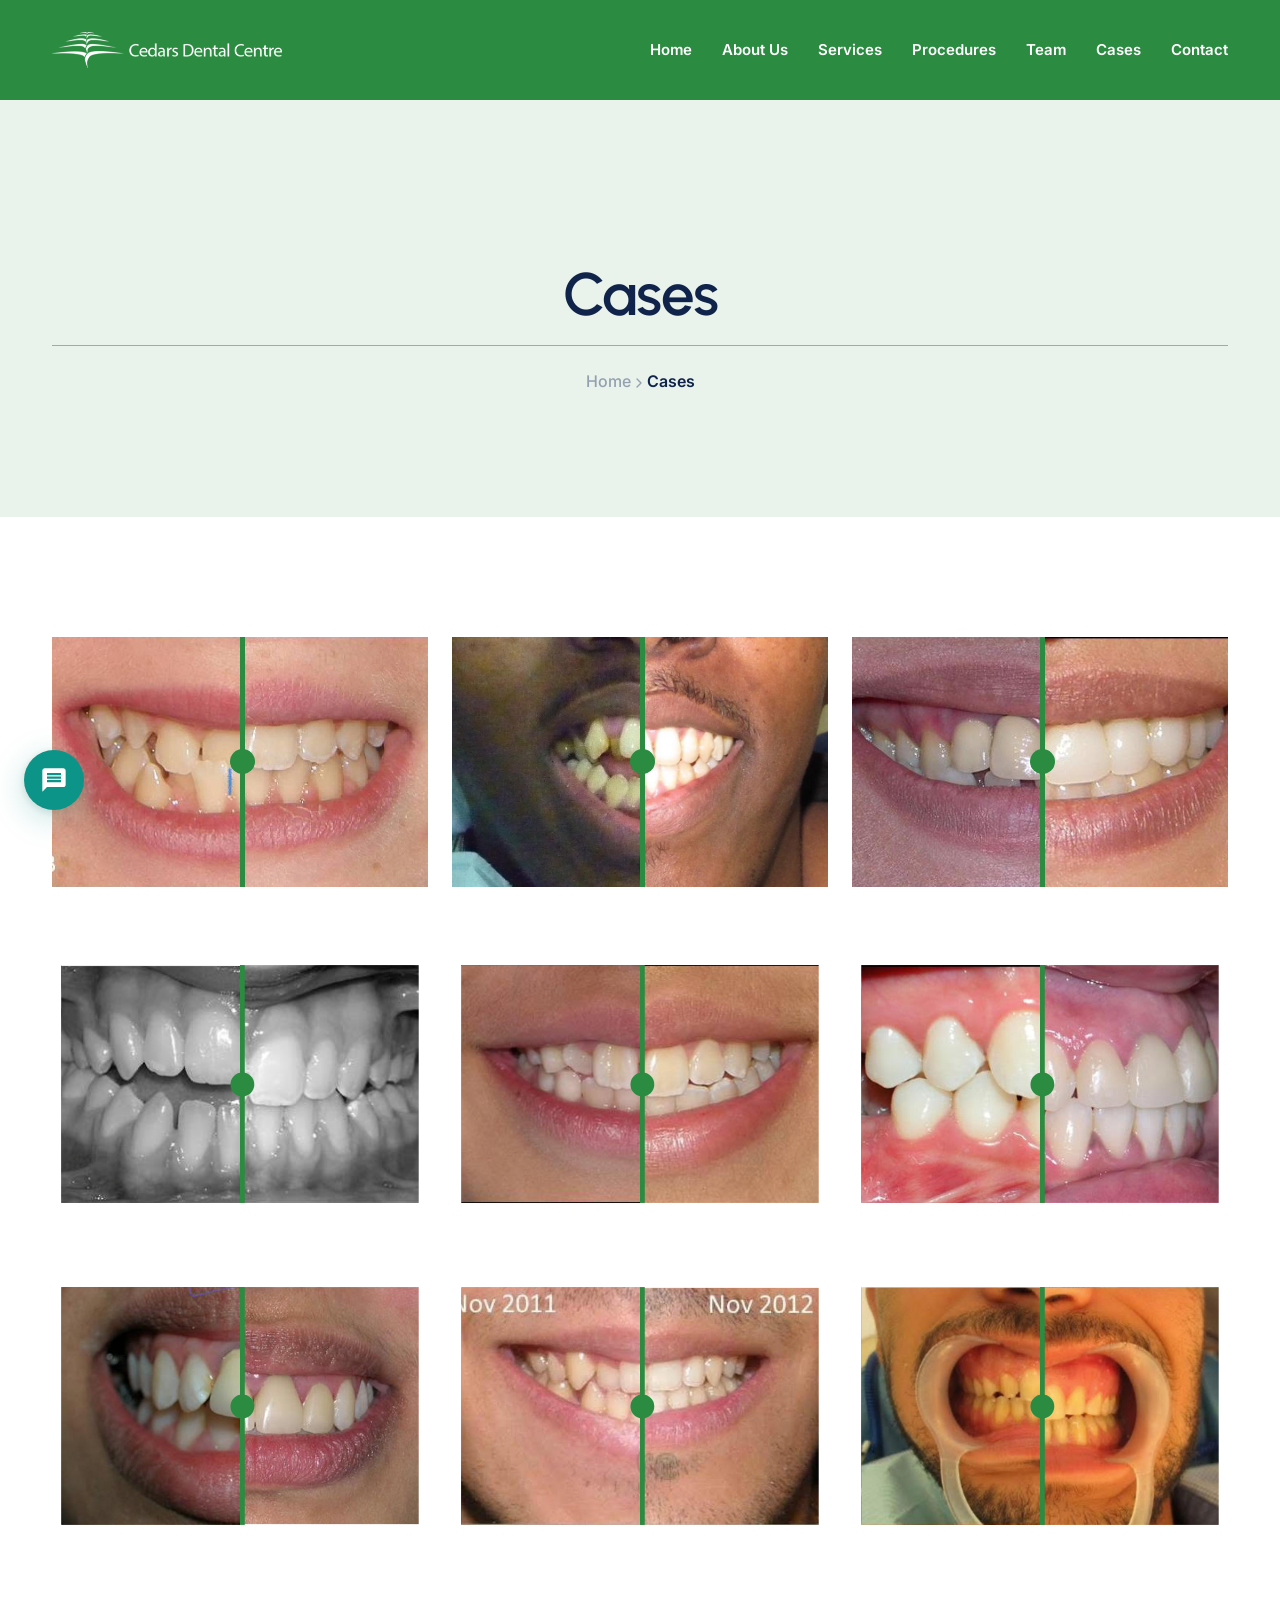
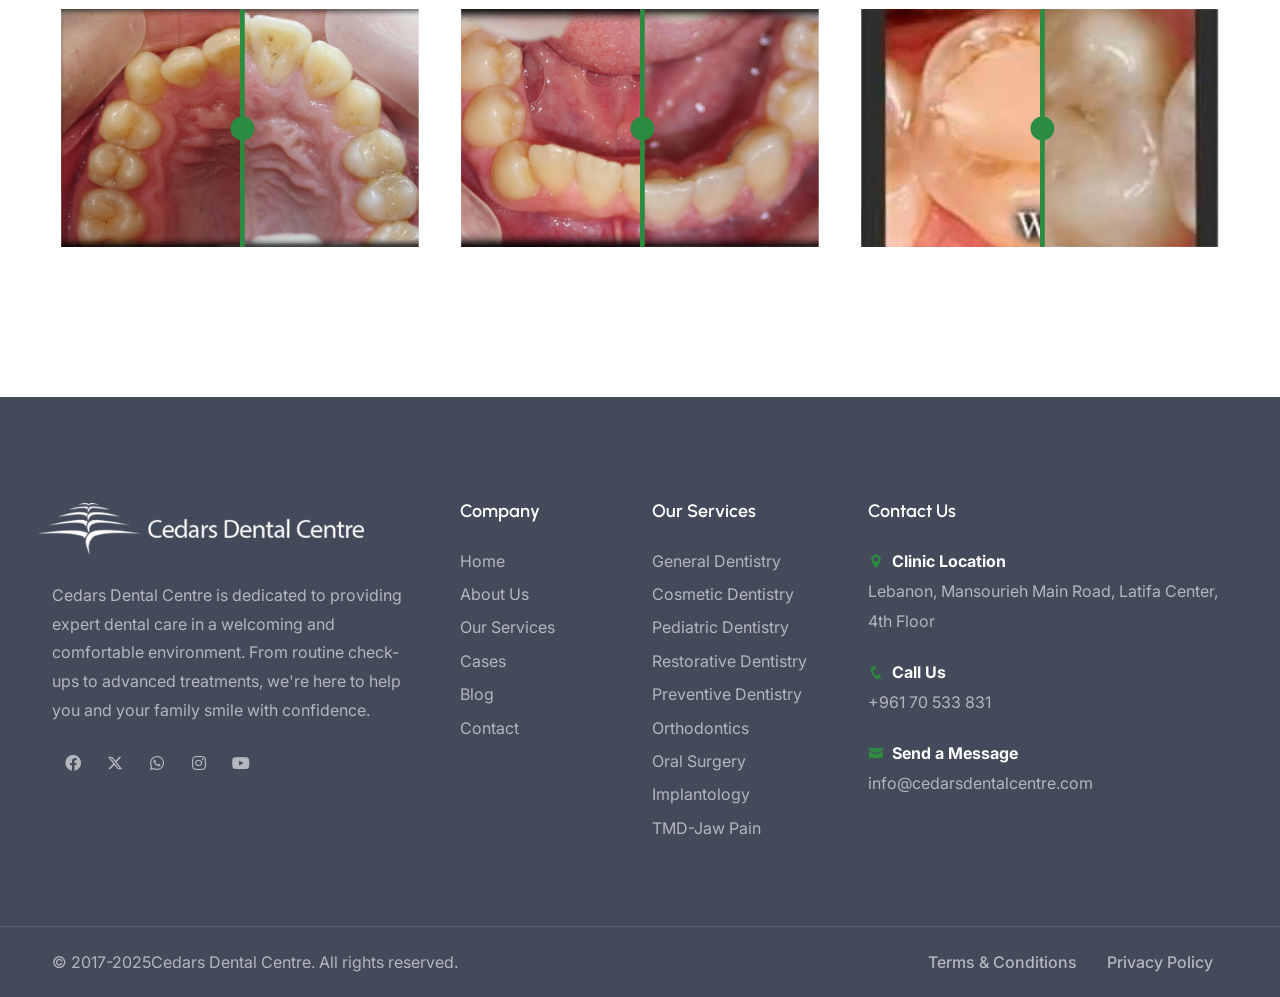
<file: cases.html>
<!DOCTYPE html><html lang="en"><head><meta charSet="utf-8"/><meta name="viewport" content="width=device-width, initial-scale=1"/><title>Before &amp; After Cases - Cedars Dental Centre Lebanon</title><meta name="description" content="See real before and after dental transformations at Cedars Dental Centre in Lebanon. Veneers, crowns, composite bonding, braces &amp; gum contouring results."/><meta name="robots" content="index, follow"/><link rel="canonical" href="https://cedarsdentalcentre.com/cases"/><meta property="og:type" content="website"/><meta property="og:title" content="Before &amp; After Cases - Cedars Dental Centre Lebanon"/><meta property="og:description" content="Real before and after dental transformations. Veneers, crowns, braces &amp; more at Cedars Dental Centre."/><meta property="og:url" content="https://cedarsdentalcentre.com/cases"/><meta property="og:image" content="https://cedarsdentalcentre.com/images/logo-cedars.png"/><meta property="og:site_name" content="Cedars Dental Centre"/><meta name="twitter:card" content="summary_large_image"/><meta name="twitter:title" content="Before &amp; After Cases - Cedars Dental Centre Lebanon"/><meta name="twitter:description" content="Real dental transformation results at Cedars Dental Centre Lebanon."/><meta name="twitter:image" content="https://cedarsdentalcentre.com/images/logo-cedars.png"/><link rel="stylesheet" href="/_next/static/css/09b0a2cdeebafc62.css" data-precedence="next"/><link rel="stylesheet" href="/_next/static/css/9ef4102211e31957.css" data-precedence="next"/><link rel="stylesheet" href="/_next/static/css/a28a4f3c76e33c8b.css" data-precedence="next"/><link rel="stylesheet" href="/_next/static/css/81dd435913f94bbc.css" data-precedence="next"/><link rel="stylesheet" href="/_next/static/css/97157d245b69b54c.css" data-precedence="next"/><link rel="stylesheet" href="/_next/static/css/41c549b33135a309.css" data-precedence="next"/><link rel="stylesheet" href="/_next/static/css/3b93e053fa15c4b2.css" data-precedence="next"/><link rel="stylesheet" href="/_next/static/css/594a12f71d42ead9.css" data-precedence="next"/><link rel="preload" as="script" fetchPriority="low" href="/_next/static/chunks/webpack-3157e077ee381caf.js"/><script src="/_next/static/chunks/4bd1b696-ad45a0d75f1c7ab5.js" async=""></script><script src="/_next/static/chunks/684-03ff319ee9c9c36a.js" async=""></script><script src="/_next/static/chunks/main-app-2ce097b99bf22a93.js" async=""></script><script src="/_next/static/chunks/63-f3e4bd0d83a1e6ba.js" async=""></script><script src="/_next/static/chunks/874-23bb25126bb99fa5.js" async=""></script><script src="/_next/static/chunks/app/layout-fa72c8dc65e6f6b0.js" async=""></script><script src="/_next/static/chunks/app/template-f6fa652c2885da2e.js" async=""></script><script src="/_next/static/chunks/781-cf8e468cfc82e27b.js" async=""></script><script src="/_next/static/chunks/458-6d349f96e838db12.js" async=""></script><script src="/_next/static/chunks/app/page-7530d16e1ab2d3f2.js" async=""></script><script src="/_next/static/chunks/app/cases/page-e4f812ed5362f0a7.js" async=""></script><link rel="preload" href="/_next/static/css/dd56fa48172f2327.css" as="style"/><script src="/_next/static/chunks/polyfills-42372ed130431b0a.js" noModule=""></script></head><body><div id="wrapper"><a href="#" id="back-to-top"></a><header class="scroll-light "><div class="container"><div class="row"><div class="col-md-12"><div class="de-flex"><div class="de-flex-col"><div id="logo"><a href="/"><img alt="logo" loading="lazy" width="280" height="80" decoding="async" data-nimg="1" class="logo-main" style="color:transparent;object-fit:contain" src="/images/logo-cedars-white.png"/><img alt="logo" loading="lazy" width="280" height="80" decoding="async" data-nimg="1" class="logo-scroll" style="color:transparent;object-fit:contain" src="/images/24921887994.png"/><img alt="logo" loading="lazy" width="280" height="80" decoding="async" data-nimg="1" class="logo-mobile" style="color:transparent;object-fit:contain" src="/images/logo-cedars-white.png"/></a></div></div><div class="de-flex-col header-col-mid"><ul id="mainmenu" class="mobile-menu"><li><a class="menu-item" href="/">Home</a></li><li><a class="menu-item" href="/about">About Us</a></li><li><a class="menu-item" href="/services">Services</a></li><li><a class="menu-item" href="/procedures">Procedures</a></li><li><a class="menu-item" href="/team">Team</a></li><li><a class="menu-item" href="/cases">Cases</a></li><li><a class="menu-item" href="/contact">Contact</a></li></ul></div><div class="de-flex-col"><div class="menu_side_area"><span id="menu-btn" class="" style="padding-top:0"></span></div></div></div></div></div></div></header><div id="de-loader"><div class="lds-roller"><div></div><div></div><div></div><div></div><div></div><div></div><div></div><div></div></div></div><footer class="footer-bg"><div class="container"><div class="row gx-5"><div class="col-lg-4 col-sm-6"><img alt="" loading="lazy" width="325" height="64" decoding="async" data-nimg="1" class="" style="color:transparent;object-fit:contain;margin-left:-13px" src="/images/logo-cedars-white.png"/><div class="spacer-20"></div><p>Cedars Dental Centre is dedicated to providing expert dental care in a welcoming and comfortable environment. From routine check-ups to advanced treatments, we&#x27;re here to help you and your family smile with confidence.</p><div class="social-icons mb-sm-30"><a target="_blank" href="https://www.facebook.com/cedarsdentalcentrelebanon/"><i class="fa-brands fa-facebook-f"></i></a><a target="_blank" href="#"><i class="fa-brands fa-x-twitter"></i></a><a target="_blank" href="https://wa.me/96170533831"><i class="fa-brands fa-whatsapp"></i></a><a target="_blank" href="#"><i class="fa-brands fa-instagram"></i></a><a target="_blank" href="#"><i class="fa-brands fa-youtube"></i></a></div></div><div class="col-lg-4 col-sm-12 order-lg-1 order-sm-2"><div class="row"><div class="col-lg-6 col-sm-6"><div class="widget"><h5>Company</h5><ul><li><a href="/">Home</a></li><li><a href="/about">About Us</a></li><li><a href="/services">Our Services</a></li><li><a href="/cases">Cases</a></li><li><a href="/blog">Blog</a></li><li><a href="/contact">Contact</a></li></ul></div></div><div class="col-lg-6 col-sm-6"><div class="widget"><h5>Our Services</h5><ul><li><a href="/services">General Dentistry</a></li><li><a href="/services">Cosmetic Dentistry</a></li><li><a href="/services">Pediatric Dentistry</a></li><li><a href="/services">Restorative Dentistry</a></li><li><a href="/services">Preventive Dentistry</a></li><li><a href="/services">Orthodontics</a></li><li><a href="/services">Oral Surgery</a></li><li><a href="/services">Implantology</a></li><li><a href="/services">TMD-Jaw Pain</a></li></ul></div></div></div></div><div class="col-lg-4 col-sm-6 order-lg-2 order-sm-1"><div class="widget"><h5>Contact Us</h5><div class="fw-bold text-white"><i class="icofont-location-pin me-2 id-color"></i>Clinic Location</div>Lebanon, Mansourieh Main Road, Latifa Center, 4th Floor<div class="spacer-20"></div><div class="fw-bold text-white"><i class="icofont-phone me-2 id-color"></i>Call Us</div><a href="tel:+96170533831" class="cursor-pointer">+961 70 533 831</a><div class="spacer-20"></div><div class="fw-bold text-white"><i class="icofont-envelope me-2 id-color"></i>Send a Message</div><a href="mailto:info@cedarsdentalcentre.com" class="__cf_email__">info@cedarsdentalcentre.com</a></div></div></div></div><div class="subfooter"><div class="container"><div class="row"><div class="col-md-12"><div class="de-flex"><div class="de-flex-col"><span>© 2017-<!-- -->2026<!-- --> </span> <a href="/"> Cedars Dental Centre</a>. All rights reserved.</div><ul class="menu-simple"><li><a href="#">Terms &amp; Conditions</a></li><li><a href="#">Privacy Policy</a></li></ul></div></div></div></div></div></footer></div><script src="/_next/static/chunks/webpack-3157e077ee381caf.js" async=""></script><script>(self.__next_f=self.__next_f||[]).push([0])</script><script>self.__next_f.push([1,"1:\"$Sreact.fragment\"\n2:I[8335,[\"63\",\"static/chunks/63-f3e4bd0d83a1e6ba.js\",\"874\",\"static/chunks/874-23bb25126bb99fa5.js\",\"177\",\"static/chunks/app/layout-fa72c8dc65e6f6b0.js\"],\"default\"]\n3:I[5407,[\"63\",\"static/chunks/63-f3e4bd0d83a1e6ba.js\",\"874\",\"static/chunks/874-23bb25126bb99fa5.js\",\"177\",\"static/chunks/app/layout-fa72c8dc65e6f6b0.js\"],\"default\"]\n4:I[7555,[],\"\"]\n5:I[1483,[\"397\",\"static/chunks/app/template-f6fa652c2885da2e.js\"],\"default\"]\n6:I[1295,[],\"\"]\n7:I[3063,[\"781\",\"static/chunks/781-cf8e468cfc82e27b.js\",\"63\",\"static/chunks/63-f3e4bd0d83a1e6ba.js\",\"458\",\"static/chunks/458-6d349f96e838db12.js\",\"974\",\"static/chunks/app/page-7530d16e1ab2d3f2.js\"],\"Image\"]\n8:I[6874,[\"63\",\"static/chunks/63-f3e4bd0d83a1e6ba.js\",\"874\",\"static/chunks/874-23bb25126bb99fa5.js\",\"177\",\"static/chunks/app/layout-fa72c8dc65e6f6b0.js\"],\"\"]\n9:I[6503,[\"781\",\"static/chunks/781-cf8e468cfc82e27b.js\",\"874\",\"static/chunks/874-23bb25126bb99fa5.js\",\"692\",\"static/chunks/app/cases/page-e4f812ed5362f0a7.js\"],\"default\"]\na:I[5424,[\"781\",\"static/chunks/781-cf8e468cfc82e27b.js\",\"874\",\"static/chunks/874-23bb25126bb99fa5.js\",\"692\",\"static/chunks/app/cases/page-e4f812ed5362f0a7.js\"],\"default\"]\nb:I[9665,[],\"MetadataBoundary\"]\nd:I[9665,[],\"OutletBoundary\"]\n10:I[4911,[],\"AsyncMetadataOutlet\"]\n12:I[9665,[],\"ViewportBoundary\"]\n14:I[6614,[],\"\"]\n:HL[\"/_next/static/css/09b0a2cdeebafc62.css\",\"style\"]\n:HL[\"/_next/static/css/9ef4102211e31957.css\",\"style\"]\n:HL[\"/_next/static/css/a28a4f3c76e33c8b.css\",\"style\"]\n:HL[\"/_next/static/css/81dd435913f94bbc.css\",\"style\"]\n:HL[\"/_next/static/css/97157d245b69b54c.css\",\"style\"]\n:HL[\"/_next/static/css/41c549b33135a309.css\",\"style\"]\n:HL[\"/_next/static/css/3b93e053fa15c4b2.css\",\"style\"]\n:HL[\"/_next/static/css/594a12f71d42ead9.css\",\"style\"]\n:HL[\"/_next/static/css/dd56fa48172f2327.css\",\"style\"]\n"])</script><script>self.__next_f.push([1,"0:{\"P\":null,\"b\":\"VDAioNMr1_FZa-YoERkhz\",\"p\":\"\",\"c\":[\"\",\"cases\"],\"i\":false,\"f\":[[[\"\",{\"children\":[\"cases\",{\"children\":[\"__PAGE__\",{}]}]},\"$undefined\",\"$undefined\",true],[\"\",[\"$\",\"$1\",\"c\",{\"children\":[[[\"$\",\"link\",\"0\",{\"rel\":\"stylesheet\",\"href\":\"/_next/static/css/09b0a2cdeebafc62.css\",\"precedence\":\"next\",\"crossOrigin\":\"$undefined\",\"nonce\":\"$undefined\"}],[\"$\",\"link\",\"1\",{\"rel\":\"stylesheet\",\"href\":\"/_next/static/css/9ef4102211e31957.css\",\"precedence\":\"next\",\"crossOrigin\":\"$undefined\",\"nonce\":\"$undefined\"}],[\"$\",\"link\",\"2\",{\"rel\":\"stylesheet\",\"href\":\"/_next/static/css/a28a4f3c76e33c8b.css\",\"precedence\":\"next\",\"crossOrigin\":\"$undefined\",\"nonce\":\"$undefined\"}],[\"$\",\"link\",\"3\",{\"rel\":\"stylesheet\",\"href\":\"/_next/static/css/81dd435913f94bbc.css\",\"precedence\":\"next\",\"crossOrigin\":\"$undefined\",\"nonce\":\"$undefined\"}],[\"$\",\"link\",\"4\",{\"rel\":\"stylesheet\",\"href\":\"/_next/static/css/97157d245b69b54c.css\",\"precedence\":\"next\",\"crossOrigin\":\"$undefined\",\"nonce\":\"$undefined\"}],[\"$\",\"link\",\"5\",{\"rel\":\"stylesheet\",\"href\":\"/_next/static/css/41c549b33135a309.css\",\"precedence\":\"next\",\"crossOrigin\":\"$undefined\",\"nonce\":\"$undefined\"}],[\"$\",\"link\",\"6\",{\"rel\":\"stylesheet\",\"href\":\"/_next/static/css/3b93e053fa15c4b2.css\",\"precedence\":\"next\",\"crossOrigin\":\"$undefined\",\"nonce\":\"$undefined\"}],[\"$\",\"link\",\"7\",{\"rel\":\"stylesheet\",\"href\":\"/_next/static/css/594a12f71d42ead9.css\",\"precedence\":\"next\",\"crossOrigin\":\"$undefined\",\"nonce\":\"$undefined\"}]],[\"$\",\"html\",null,{\"lang\":\"en\",\"children\":[\"$\",\"body\",null,{\"children\":[\"$\",\"$L2\",null,{\"children\":[\"$\",\"div\",null,{\"id\":\"wrapper\",\"children\":[[\"$\",\"a\",null,{\"href\":\"#\",\"id\":\"back-to-top\"}],[\"$\",\"$L3\",null,{}],[\"$\",\"$L4\",null,{\"parallelRouterKey\":\"children\",\"error\":\"$undefined\",\"errorStyles\":\"$undefined\",\"errorScripts\":\"$undefined\",\"template\":[\"$\",\"$L5\",null,{\"children\":[\"$\",\"$L6\",null,{}]}],\"templateStyles\":[],\"templateScripts\":[],\"notFound\":[[[\"$\",\"title\",null,{\"children\":\"404: This page could not be found.\"}],[\"$\",\"div\",null,{\"style\":{\"fontFamily\":\"system-ui,\\\"Segoe UI\\\",Roboto,Helvetica,Arial,sans-serif,\\\"Apple Color Emoji\\\",\\\"Segoe UI Emoji\\\"\",\"height\":\"100vh\",\"textAlign\":\"center\",\"display\":\"flex\",\"flexDirection\":\"column\",\"alignItems\":\"center\",\"justifyContent\":\"center\"},\"children\":[\"$\",\"div\",null,{\"children\":[[\"$\",\"style\",null,{\"dangerouslySetInnerHTML\":{\"__html\":\"body{color:#000;background:#fff;margin:0}.next-error-h1{border-right:1px solid rgba(0,0,0,.3)}@media (prefers-color-scheme:dark){body{color:#fff;background:#000}.next-error-h1{border-right:1px solid rgba(255,255,255,.3)}}\"}}],[\"$\",\"h1\",null,{\"className\":\"next-error-h1\",\"style\":{\"display\":\"inline-block\",\"margin\":\"0 20px 0 0\",\"padding\":\"0 23px 0 0\",\"fontSize\":24,\"fontWeight\":500,\"verticalAlign\":\"top\",\"lineHeight\":\"49px\"},\"children\":404}],[\"$\",\"div\",null,{\"style\":{\"display\":\"inline-block\"},\"children\":[\"$\",\"h2\",null,{\"style\":{\"fontSize\":14,\"fontWeight\":400,\"lineHeight\":\"49px\",\"margin\":0},\"children\":\"This page could not be found.\"}]}]]}]}]],[]],\"forbidden\":\"$undefined\",\"unauthorized\":\"$undefined\"}],[\"$\",\"footer\",null,{\"className\":\"footer-bg\",\"children\":[[\"$\",\"div\",null,{\"className\":\"container\",\"children\":[\"$\",\"div\",null,{\"className\":\"row gx-5\",\"children\":[[\"$\",\"div\",null,{\"className\":\"col-lg-4 col-sm-6\",\"children\":[[\"$\",\"$L7\",null,{\"src\":\"/images/logo-cedars-white.png\",\"width\":325,\"height\":64,\"className\":\"\",\"alt\":\"\",\"style\":{\"objectFit\":\"contain\",\"marginLeft\":\"-13px\"}}],[\"$\",\"div\",null,{\"className\":\"spacer-20\"}],[\"$\",\"p\",null,{\"children\":\"Cedars Dental Centre is dedicated to providing expert dental care in a welcoming and comfortable environment. From routine check-ups to advanced treatments, we're here to help you and your family smile with confidence.\"}],[\"$\",\"div\",null,{\"className\":\"social-icons mb-sm-30\",\"children\":[[\"$\",\"a\",null,{\"target\":\"_blank\",\"href\":\"https://www.facebook.com/cedarsdentalcentrelebanon/\",\"children\":[\"$\",\"i\",null,{\"className\":\"fa-brands fa-facebook-f\"}]}],[\"$\",\"a\",null,{\"target\":\"_blank\",\"href\":\"#\",\"children\":[\"$\",\"i\",null,{\"className\":\"fa-brands fa-x-twitter\"}]}],[\"$\",\"a\",null,{\"target\":\"_blank\",\"href\":\"#\",\"children\":[\"$\",\"i\",null,{\"className\":\"fa-brands fa-whatsapp\"}]}],[\"$\",\"a\",null,{\"target\":\"_blank\",\"href\":\"#\",\"children\":[\"$\",\"i\",null,{\"className\":\"fa-brands fa-instagram\"}]}],[\"$\",\"a\",null,{\"target\":\"_blank\",\"href\":\"#\",\"children\":[\"$\",\"i\",null,{\"className\":\"fa-brands fa-youtube\"}]}]]}]]}],[\"$\",\"div\",null,{\"className\":\"col-lg-4 col-sm-12 order-lg-1 order-sm-2\",\"children\":[\"$\",\"div\",null,{\"className\":\"row\",\"children\":[[\"$\",\"div\",null,{\"className\":\"col-lg-6 col-sm-6\",\"children\":[\"$\",\"div\",null,{\"className\":\"widget\",\"children\":[[\"$\",\"h5\",null,{\"children\":\"Company\"}],[\"$\",\"ul\",null,{\"children\":[[\"$\",\"li\",null,{\"children\":[\"$\",\"$L8\",null,{\"href\":\"/\",\"children\":\"Home\"}]}],[\"$\",\"li\",null,{\"children\":[\"$\",\"$L8\",null,{\"href\":\"/about\",\"children\":\"About Us\"}]}],[\"$\",\"li\",null,{\"children\":[\"$\",\"$L8\",null,{\"href\":\"/services\",\"children\":\"Our Services\"}]}],[\"$\",\"li\",null,{\"children\":[\"$\",\"$L8\",null,{\"href\":\"/cases\",\"children\":\"Cases\"}]}],[\"$\",\"li\",null,{\"children\":[\"$\",\"a\",null,{\"href\":\"#\",\"children\":\"Blog\"}]}],[\"$\",\"li\",null,{\"children\":[\"$\",\"$L8\",null,{\"href\":\"/contact\",\"children\":\"Contact\"}]}]]}]]}]}],[\"$\",\"div\",null,{\"className\":\"col-lg-6 col-sm-6\",\"children\":[\"$\",\"div\",null,{\"className\":\"widget\",\"children\":[[\"$\",\"h5\",null,{\"children\":\"Our Services\"}],[\"$\",\"ul\",null,{\"children\":[[\"$\",\"li\",null,{\"children\":[\"$\",\"$L8\",null,{\"href\":\"/services\",\"children\":\"General Dentistry\"}]}],[\"$\",\"li\",null,{\"children\":[\"$\",\"$L8\",null,{\"href\":\"/services\",\"children\":\"Cosmetic Dentistry\"}]}],[\"$\",\"li\",null,{\"children\":[\"$\",\"$L8\",null,{\"href\":\"/services\",\"children\":\"Pediatric Dentistry\"}]}],[\"$\",\"li\",null,{\"children\":[\"$\",\"$L8\",null,{\"href\":\"/services\",\"children\":\"Restorative Dentistry\"}]}],[\"$\",\"li\",null,{\"children\":[\"$\",\"$L8\",null,{\"href\":\"/services\",\"children\":\"Preventive Dentistry\"}]}],[\"$\",\"li\",null,{\"children\":[\"$\",\"$L8\",null,{\"href\":\"/services\",\"children\":\"Orthodontics\"}]}],[\"$\",\"li\",null,{\"children\":[\"$\",\"$L8\",null,{\"href\":\"/services\",\"children\":\"Oral Surgery\"}]}],[\"$\",\"li\",null,{\"children\":[\"$\",\"$L8\",null,{\"href\":\"/services\",\"children\":\"Implantology\"}]}],[\"$\",\"li\",null,{\"children\":[\"$\",\"$L8\",null,{\"href\":\"/services\",\"children\":\"TMD-Jaw Pain\"}]}]]}]]}]}]]}]}],[\"$\",\"div\",null,{\"className\":\"col-lg-4 col-sm-6 order-lg-2 order-sm-1\",\"children\":[\"$\",\"div\",null,{\"className\":\"widget\",\"children\":[[\"$\",\"h5\",null,{\"children\":\"Contact Us\"}],[\"$\",\"div\",null,{\"className\":\"fw-bold text-white\",\"children\":[[\"$\",\"i\",null,{\"className\":\"icofont-location-pin me-2 id-color\"}],\"Clinic Location\"]}],\"Lebanon, Mansourieh Main Road, Latifa Center, 4th Floor\",[\"$\",\"div\",null,{\"className\":\"spacer-20\"}],[\"$\",\"div\",null,{\"className\":\"fw-bold text-white\",\"children\":[[\"$\",\"i\",null,{\"className\":\"icofont-phone me-2 id-color\"}],\"Call Us\"]}],[\"$\",\"a\",null,{\"href\":\"tel:+96170533831\",\"className\":\"cursor-pointer\",\"children\":\"+961 70 533 831\"}],[\"$\",\"div\",null,{\"className\":\"spacer-20\"}],[\"$\",\"div\",null,{\"className\":\"fw-bold text-white\",\"children\":[[\"$\",\"i\",null,{\"className\":\"icofont-envelope me-2 id-color\"}],\"Send a Message\"]}],[\"$\",\"a\",null,{\"href\":\"mailto:info@cedarsdentalcentre.com\",\"className\":\"__cf_email__\",\"children\":\"info@cedarsdentalcentre.com\"}]]}]}]]}]}],[\"$\",\"div\",null,{\"className\":\"subfooter\",\"children\":[\"$\",\"div\",null,{\"className\":\"container\",\"children\":[\"$\",\"div\",null,{\"className\":\"row\",\"children\":[\"$\",\"div\",null,{\"className\":\"col-md-12\",\"children\":[\"$\",\"div\",null,{\"className\":\"de-flex\",\"children\":[[\"$\",\"div\",null,{\"className\":\"de-flex-col\",\"children\":[[\"$\",\"span\",null,{\"children\":[\"© 2017-\",2025,\" \"]}],\" \",[\"$\",\"$L8\",null,{\"href\":\"/\",\"children\":\" Cedars Dental Centre\"}],\". All rights reserved.\"]}],[\"$\",\"ul\",null,{\"className\":\"menu-simple\",\"children\":[[\"$\",\"li\",null,{\"children\":[\"$\",\"a\",null,{\"href\":\"#\",\"children\":\"Terms \u0026 Conditions\"}]}],[\"$\",\"li\",null,{\"children\":[\"$\",\"a\",null,{\"href\":\"#\",\"children\":\"Privacy Policy\"}]}]]}]]}]}]}]}]}]]}]]}]}]}]}]]}],{\"children\":[\"cases\",[\"$\",\"$1\",\"c\",{\"children\":[null,[\"$\",\"$L4\",null,{\"parallelRouterKey\":\"children\",\"error\":\"$undefined\",\"errorStyles\":\"$undefined\",\"errorScripts\":\"$undefined\",\"template\":[\"$\",\"$L6\",null,{}],\"templateStyles\":\"$undefined\",\"templateScripts\":\"$undefined\",\"notFound\":\"$undefined\",\"forbidden\":\"$undefined\",\"unauthorized\":\"$undefined\"}]]}],{\"children\":[\"__PAGE__\",[\"$\",\"$1\",\"c\",{\"children\":[[\"$\",\"div\",null,{\"className\":\"no-bottom no-top\",\"id\":\"content\",\"children\":[[\"$\",\"div\",null,{\"id\":\"top\"}],[\"$\",\"$L9\",null,{\"title\":\"Cases\",\"breadcrumbs\":[{\"label\":\"Home\",\"href\":\"/\"},{\"label\":\"Cases\"}]}],[\"$\",\"section\",null,{\"children\":[\"$\",\"div\",null,{\"className\":\"container\",\"children\":[\"$\",\"div\",null,{\"className\":\"row g-4 gy-5\",\"children\":[[\"$\",\"$La\",\"0\",{\"title\":\"Veneers Make Over\",\"beforeImage\":{\"imageUrl\":\"images/cases/1b.webp\"},\"afterImage\":{\"imageUrl\":\"images/cases/1a.webp\"}}],[\"$\",\"$La\",\"1\",{\"title\":\"Crown Make Over\",\"beforeImage\":{\"imageUrl\":\"images/cases/2b.png\"},\"afterImage\":{\"imageUrl\":\"images/cases/2a.png\"}}],[\"$\",\"$La\",\"2\",{\"title\":\"Anterior With Composite\",\"beforeImage\":{\"imageUrl\":\"images/cases/3b.png\"},\"afterImage\":{\"imageUrl\":\"images/cases/3a.png\"}}],[\"$\",\"$La\",\"3\",{\"title\":\"Facette Veneer\",\"beforeImage\":{\"imageUrl\":\"images/cases/8b.png\"},\"afterImage\":{\"imageUrl\":\"images/cases/8a.png\"}}],[\"$\",\"$La\",\"4\",{\"title\":\"Posterior Filling\",\"beforeImage\":{\"imageUrl\":\"images/cases/4b.png\"},\"afterImage\":{\"imageUrl\":\"images/cases/4a.png\"}}],[\"$\",\"$La\",\"5\",{\"title\":\"Single Veneer Fix\",\"beforeImage\":{\"imageUrl\":\"images/cases/6b.png\"},\"afterImage\":{\"imageUrl\":\"images/cases/6a.png\"}}],[\"$\",\"$La\",\"6\",{\"title\":\"Braces / 1 year\",\"beforeImage\":{\"imageUrl\":\"images/cases/7b.png\"},\"afterImage\":{\"imageUrl\":\"images/cases/7a.png\"}}],[\"$\",\"$La\",\"7\",{\"title\":\"Facette Veneer\",\"beforeImage\":{\"imageUrl\":\"images/cases/10b.png\"},\"afterImage\":{\"imageUrl\":\"images/cases/10a.png\"}}],[\"$\",\"$La\",\"8\",{\"title\":\"Gum Contouring\",\"beforeImage\":{\"imageUrl\":\"images/cases/11b.png\"},\"afterImage\":{\"imageUrl\":\"images/cases/11a.png\"}}],[\"$\",\"$La\",\"9\",{\"title\":\"New Case\",\"beforeImage\":{\"imageUrl\":\"images/cases/13b.png\"},\"afterImage\":{\"imageUrl\":\"images/cases/13a.png\"}}],[\"$\",\"$La\",\"10\",{\"title\":\"New Case\",\"beforeImage\":{\"imageUrl\":\"images/cases/14b.png\"},\"afterImage\":{\"imageUrl\":\"images/cases/14a.png\"}}],[\"$\",\"$La\",\"11\",{\"title\":\"New Case\",\"beforeImage\":{\"imageUrl\":\"images/cases/15b.png\"},\"afterImage\":{\"imageUrl\":\"images/cases/15a.png\"}}]]}]}]}]]}],[\"$\",\"$Lb\",null,{\"children\":\"$Lc\"}],[[\"$\",\"link\",\"0\",{\"rel\":\"stylesheet\",\"href\":\"/_next/static/css/dd56fa48172f2327.css\",\"precedence\":\"next\",\"crossOrigin\":\"$undefined\",\"nonce\":\"$undefined\"}]],[\"$\",\"$Ld\",null,{\"children\":[\"$Le\",\"$Lf\",[\"$\",\"$L10\",null,{\"promise\":\"$@11\"}]]}]]}],{},null,false]},null,false]},null,false],[\"$\",\"$1\",\"h\",{\"children\":[null,[\"$\",\"$1\",\"Aq-RJngkwKMlCPoNirYKs\",{\"children\":[[\"$\",\"$L12\",null,{\"children\":\"$L13\"}],null]}],null]}],false]],\"m\":\"$undefined\",\"G\":[\"$14\",\"$undefined\"],\"s\":false,\"S\":true}\n"])</script><script>self.__next_f.push([1,"15:\"$Sreact.suspense\"\n16:I[4911,[],\"AsyncMetadata\"]\nc:[\"$\",\"$15\",null,{\"fallback\":null,\"children\":[\"$\",\"$L16\",null,{\"promise\":\"$@17\"}]}]\n"])</script><script>self.__next_f.push([1,"f:null\n"])</script><script>self.__next_f.push([1,"13:[[\"$\",\"meta\",\"0\",{\"charSet\":\"utf-8\"}],[\"$\",\"meta\",\"1\",{\"name\":\"viewport\",\"content\":\"width=device-width, initial-scale=1\"}]]\ne:null\n"])</script><script>self.__next_f.push([1,"17:{\"metadata\":[[\"$\",\"title\",\"0\",{\"children\":\"Cedars Dental Centre - Trusted Scarborough Dentist\"}],[\"$\",\"meta\",\"1\",{\"name\":\"description\",\"content\":\"Professionals and Personalized Dental Excellence\"}],[\"$\",\"link\",\"2\",{\"rel\":\"icon\",\"href\":\"/favicon.ico\",\"type\":\"image/x-icon\",\"sizes\":\"16x16\"}]],\"error\":null,\"digest\":\"$undefined\"}\n11:{\"metadata\":\"$17:metadata\",\"error\":null,\"digest\":\"$undefined\"}\n"])</script><a href="https://wa.me/96170533831" target="_blank" rel="noopener noreferrer" style="position:fixed;bottom:24px;right:24px;z-index:9999;background:#25D366;color:#fff;border-radius:50%;width:60px;height:60px;display:flex;align-items:center;justify-content:center;box-shadow:0 4px 12px rgba(0,0,0,0.3);text-decoration:none;font-size:28px;" title="Chat with us on WhatsApp"><i class="fa-brands fa-whatsapp"></i></a>  <script src="/layla-widget.js"></script>
</body></html>
</file>
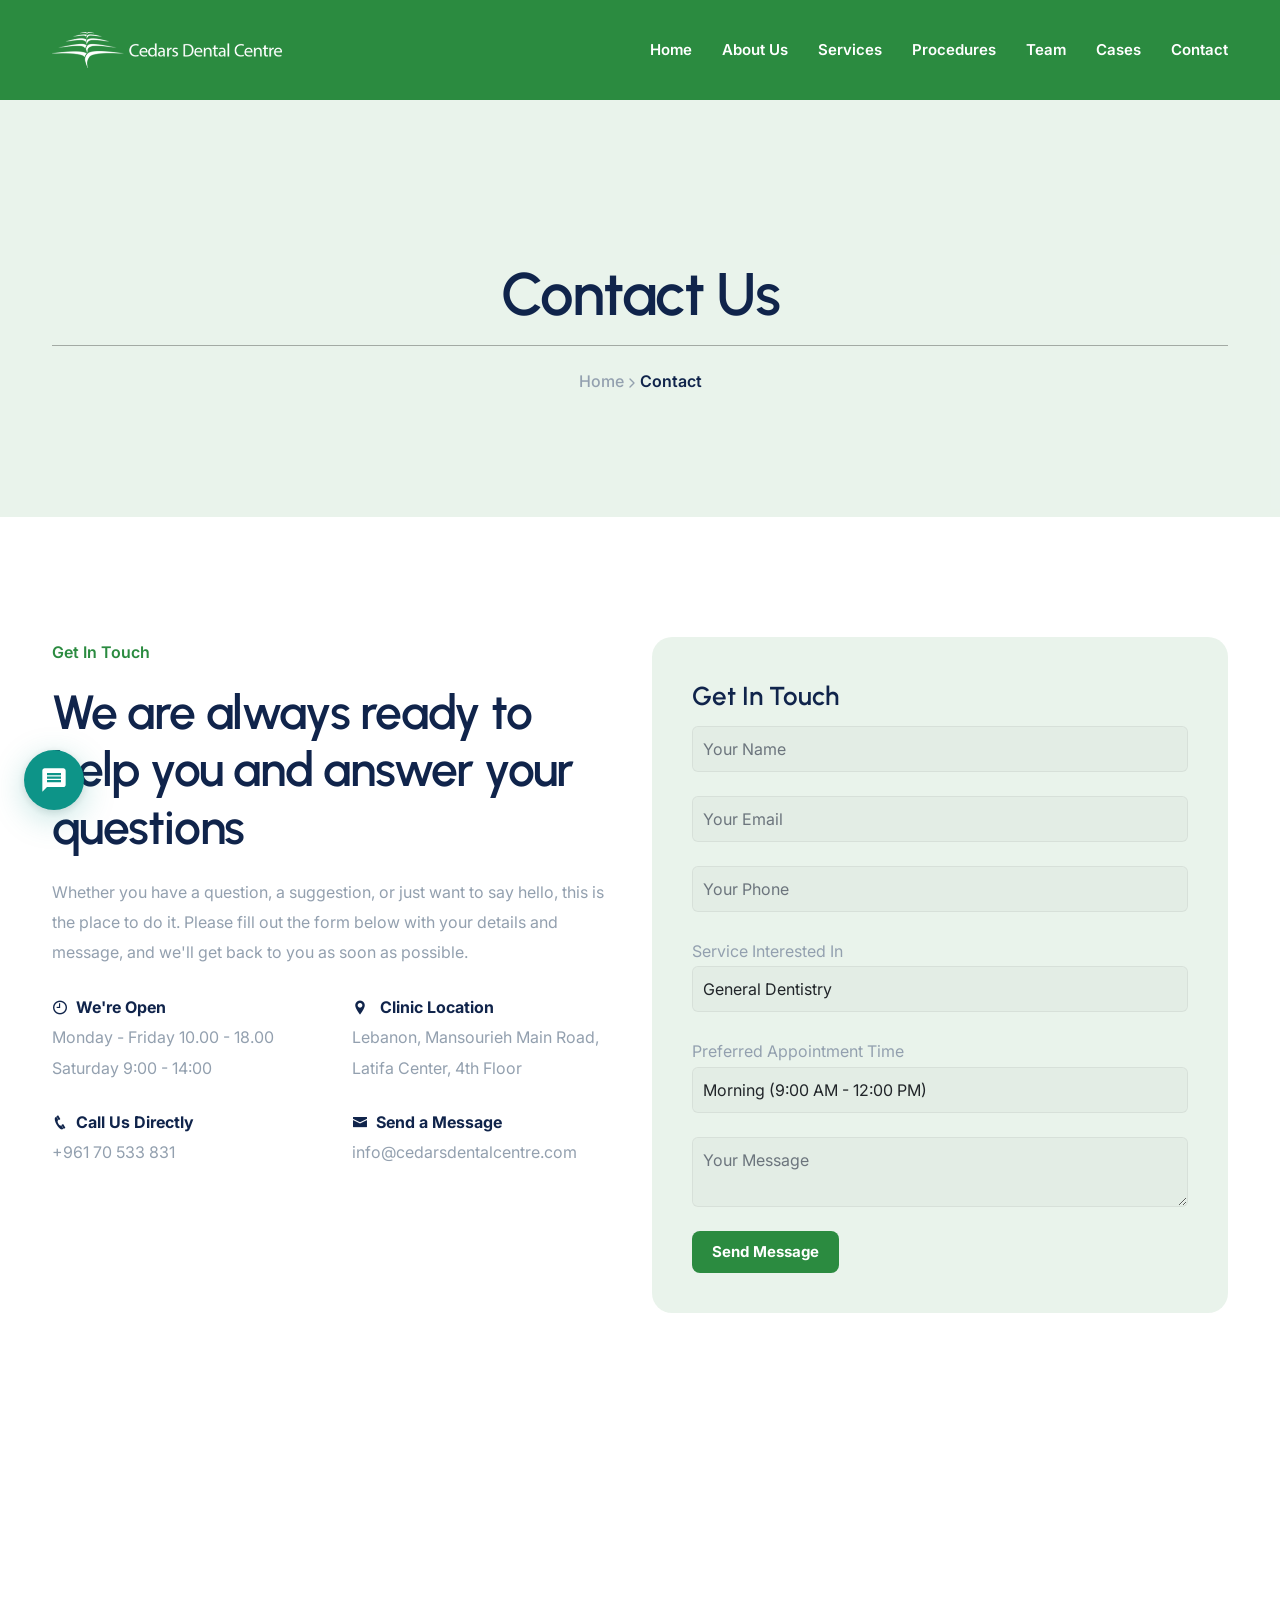
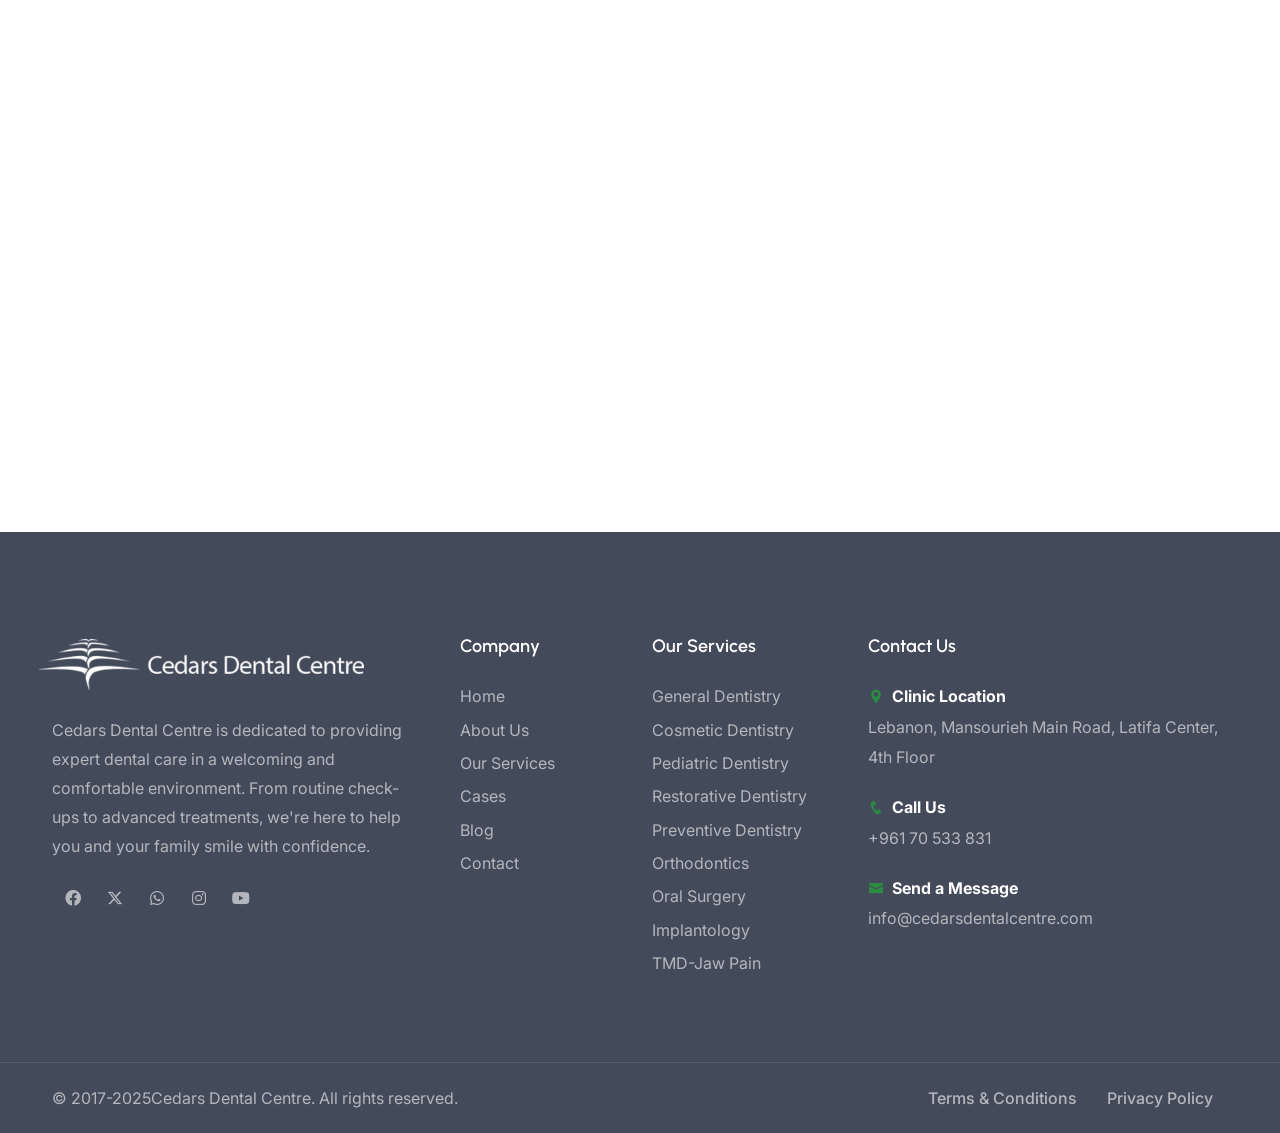
<file: contact.html>
<!DOCTYPE html><html lang="en"><head><meta charSet="utf-8"/><meta name="viewport" content="width=device-width, initial-scale=1"/><title>Contact Us - Cedars Dental Centre Mansourieh, Lebanon</title><meta name="description" content="Contact Cedars Dental Centre in Mansourieh, Lebanon. Call +961 70 533 831, email info@cedarsdentalcentre.com, or visit us at Latifa Center, 4th Floor."/><meta name="robots" content="index, follow"/><link rel="canonical" href="https://cedarsdentalcentre.com/contact"/><meta property="og:type" content="website"/><meta property="og:title" content="Contact Us - Cedars Dental Centre Mansourieh, Lebanon"/><meta property="og:description" content="Contact Cedars Dental Centre: +961 70 533 831. Mansourieh Main Road, Latifa Center, 4th Floor, Lebanon."/><meta property="og:url" content="https://cedarsdentalcentre.com/contact"/><meta property="og:image" content="https://cedarsdentalcentre.com/images/logo-cedars.png"/><meta property="og:site_name" content="Cedars Dental Centre"/><meta name="twitter:card" content="summary_large_image"/><meta name="twitter:title" content="Contact Us - Cedars Dental Centre Mansourieh, Lebanon"/><meta name="twitter:description" content="Contact Cedars Dental Centre in Mansourieh, Lebanon. Call +961 70 533 831."/><meta name="twitter:image" content="https://cedarsdentalcentre.com/images/logo-cedars.png"/><link rel="stylesheet" href="/_next/static/css/09b0a2cdeebafc62.css" data-precedence="next"/><link rel="stylesheet" href="/_next/static/css/9ef4102211e31957.css" data-precedence="next"/><link rel="stylesheet" href="/_next/static/css/a28a4f3c76e33c8b.css" data-precedence="next"/><link rel="stylesheet" href="/_next/static/css/81dd435913f94bbc.css" data-precedence="next"/><link rel="stylesheet" href="/_next/static/css/97157d245b69b54c.css" data-precedence="next"/><link rel="stylesheet" href="/_next/static/css/41c549b33135a309.css" data-precedence="next"/><link rel="stylesheet" href="/_next/static/css/3b93e053fa15c4b2.css" data-precedence="next"/><link rel="stylesheet" href="/_next/static/css/594a12f71d42ead9.css" data-precedence="next"/><link rel="preload" as="script" fetchPriority="low" href="/_next/static/chunks/webpack-3157e077ee381caf.js"/><script src="/_next/static/chunks/4bd1b696-ad45a0d75f1c7ab5.js" async=""></script><script src="/_next/static/chunks/684-03ff319ee9c9c36a.js" async=""></script><script src="/_next/static/chunks/main-app-2ce097b99bf22a93.js" async=""></script><script src="/_next/static/chunks/63-f3e4bd0d83a1e6ba.js" async=""></script><script src="/_next/static/chunks/874-23bb25126bb99fa5.js" async=""></script><script src="/_next/static/chunks/app/layout-fa72c8dc65e6f6b0.js" async=""></script><script src="/_next/static/chunks/app/template-f6fa652c2885da2e.js" async=""></script><script src="/_next/static/chunks/781-cf8e468cfc82e27b.js" async=""></script><script src="/_next/static/chunks/458-6d349f96e838db12.js" async=""></script><script src="/_next/static/chunks/app/page-7530d16e1ab2d3f2.js" async=""></script><script src="/_next/static/chunks/app/contact/page-dc5339e60b81b005.js" async=""></script><script src="/_next/static/chunks/polyfills-42372ed130431b0a.js" noModule=""></script></head><body><div id="wrapper"><a href="#" id="back-to-top"></a><header class="scroll-light "><div class="container"><div class="row"><div class="col-md-12"><div class="de-flex"><div class="de-flex-col"><div id="logo"><a href="/"><img alt="logo" loading="lazy" width="280" height="80" decoding="async" data-nimg="1" class="logo-main" style="color:transparent;object-fit:contain" src="/images/logo-cedars-white.png"/><img alt="logo" loading="lazy" width="280" height="80" decoding="async" data-nimg="1" class="logo-scroll" style="color:transparent;object-fit:contain" src="/images/24921887994.png"/><img alt="logo" loading="lazy" width="280" height="80" decoding="async" data-nimg="1" class="logo-mobile" style="color:transparent;object-fit:contain" src="/images/logo-cedars-white.png"/></a></div></div><div class="de-flex-col header-col-mid"><ul id="mainmenu" class="mobile-menu"><li><a class="menu-item" href="/">Home</a></li><li><a class="menu-item" href="/about">About Us</a></li><li><a class="menu-item" href="/services">Services</a></li><li><a class="menu-item" href="/procedures">Procedures</a></li><li><a class="menu-item" href="/team">Team</a></li><li><a class="menu-item" href="/cases">Cases</a></li><li><a class="menu-item" href="/contact">Contact</a></li></ul></div><div class="de-flex-col"><div class="menu_side_area"><span id="menu-btn" class="" style="padding-top:0"></span></div></div></div></div></div></div></header><div id="de-loader"><div class="lds-roller"><div></div><div></div><div></div><div></div><div></div><div></div><div></div><div></div></div></div><footer class="footer-bg"><div class="container"><div class="row gx-5"><div class="col-lg-4 col-sm-6"><img alt="" loading="lazy" width="325" height="64" decoding="async" data-nimg="1" class="" style="color:transparent;object-fit:contain;margin-left:-13px" src="/images/logo-cedars-white.png"/><div class="spacer-20"></div><p>Cedars Dental Centre is dedicated to providing expert dental care in a welcoming and comfortable environment. From routine check-ups to advanced treatments, we&#x27;re here to help you and your family smile with confidence.</p><div class="social-icons mb-sm-30"><a target="_blank" href="https://www.facebook.com/cedarsdentalcentrelebanon/"><i class="fa-brands fa-facebook-f"></i></a><a target="_blank" href="#"><i class="fa-brands fa-x-twitter"></i></a><a target="_blank" href="https://wa.me/96170533831"><i class="fa-brands fa-whatsapp"></i></a><a target="_blank" href="#"><i class="fa-brands fa-instagram"></i></a><a target="_blank" href="#"><i class="fa-brands fa-youtube"></i></a></div></div><div class="col-lg-4 col-sm-12 order-lg-1 order-sm-2"><div class="row"><div class="col-lg-6 col-sm-6"><div class="widget"><h5>Company</h5><ul><li><a href="/">Home</a></li><li><a href="/about">About Us</a></li><li><a href="/services">Our Services</a></li><li><a href="/cases">Cases</a></li><li><a href="/blog">Blog</a></li><li><a href="/contact">Contact</a></li></ul></div></div><div class="col-lg-6 col-sm-6"><div class="widget"><h5>Our Services</h5><ul><li><a href="/services">General Dentistry</a></li><li><a href="/services">Cosmetic Dentistry</a></li><li><a href="/services">Pediatric Dentistry</a></li><li><a href="/services">Restorative Dentistry</a></li><li><a href="/services">Preventive Dentistry</a></li><li><a href="/services">Orthodontics</a></li><li><a href="/services">Oral Surgery</a></li><li><a href="/services">Implantology</a></li><li><a href="/services">TMD-Jaw Pain</a></li></ul></div></div></div></div><div class="col-lg-4 col-sm-6 order-lg-2 order-sm-1"><div class="widget"><h5>Contact Us</h5><div class="fw-bold text-white"><i class="icofont-location-pin me-2 id-color"></i>Clinic Location</div>Lebanon, Mansourieh Main Road, Latifa Center, 4th Floor<div class="spacer-20"></div><div class="fw-bold text-white"><i class="icofont-phone me-2 id-color"></i>Call Us</div><a href="tel:+96170533831" class="cursor-pointer">+961 70 533 831</a><div class="spacer-20"></div><div class="fw-bold text-white"><i class="icofont-envelope me-2 id-color"></i>Send a Message</div><a href="mailto:info@cedarsdentalcentre.com" class="__cf_email__">info@cedarsdentalcentre.com</a></div></div></div></div><div class="subfooter"><div class="container"><div class="row"><div class="col-md-12"><div class="de-flex"><div class="de-flex-col"><span>© 2017-<!-- -->2026<!-- --> </span> <a href="/"> Cedars Dental Centre</a>. All rights reserved.</div><ul class="menu-simple"><li><a href="#">Terms &amp; Conditions</a></li><li><a href="#">Privacy Policy</a></li></ul></div></div></div></div></div></footer></div><script src="/_next/static/chunks/webpack-3157e077ee381caf.js" async=""></script><script>(self.__next_f=self.__next_f||[]).push([0])</script><script>self.__next_f.push([1,"1:\"$Sreact.fragment\"\n2:I[8335,[\"63\",\"static/chunks/63-f3e4bd0d83a1e6ba.js\",\"874\",\"static/chunks/874-23bb25126bb99fa5.js\",\"177\",\"static/chunks/app/layout-fa72c8dc65e6f6b0.js\"],\"default\"]\n3:I[5407,[\"63\",\"static/chunks/63-f3e4bd0d83a1e6ba.js\",\"874\",\"static/chunks/874-23bb25126bb99fa5.js\",\"177\",\"static/chunks/app/layout-fa72c8dc65e6f6b0.js\"],\"default\"]\n4:I[7555,[],\"\"]\n5:I[1483,[\"397\",\"static/chunks/app/template-f6fa652c2885da2e.js\"],\"default\"]\n6:I[1295,[],\"\"]\n7:I[3063,[\"781\",\"static/chunks/781-cf8e468cfc82e27b.js\",\"63\",\"static/chunks/63-f3e4bd0d83a1e6ba.js\",\"458\",\"static/chunks/458-6d349f96e838db12.js\",\"974\",\"static/chunks/app/page-7530d16e1ab2d3f2.js\"],\"Image\"]\n8:I[6874,[\"63\",\"static/chunks/63-f3e4bd0d83a1e6ba.js\",\"874\",\"static/chunks/874-23bb25126bb99fa5.js\",\"177\",\"static/chunks/app/layout-fa72c8dc65e6f6b0.js\"],\"\"]\n9:I[6503,[\"781\",\"static/chunks/781-cf8e468cfc82e27b.js\",\"874\",\"static/chunks/874-23bb25126bb99fa5.js\",\"977\",\"static/chunks/app/contact/page-dc5339e60b81b005.js\"],\"default\"]\na:I[7778,[\"781\",\"static/chunks/781-cf8e468cfc82e27b.js\",\"874\",\"static/chunks/874-23bb25126bb99fa5.js\",\"977\",\"static/chunks/app/contact/page-dc5339e60b81b005.js\"],\"default\"]\nb:I[1740,[\"781\",\"static/chunks/781-cf8e468cfc82e27b.js\",\"874\",\"static/chunks/874-23bb25126bb99fa5.js\",\"977\",\"static/chunks/app/contact/page-dc5339e60b81b005.js\"],\"default\"]\nc:I[9665,[],\"MetadataBoundary\"]\ne:I[9665,[],\"OutletBoundary\"]\n11:I[4911,[],\"AsyncMetadataOutlet\"]\n13:I[9665,[],\"ViewportBoundary\"]\n15:I[6614,[],\"\"]\n:HL[\"/_next/static/css/09b0a2cdeebafc62.css\",\"style\"]\n:HL[\"/_next/static/css/9ef4102211e31957.css\",\"style\"]\n:HL[\"/_next/static/css/a28a4f3c76e33c8b.css\",\"style\"]\n:HL[\"/_next/static/css/81dd435913f94bbc.css\",\"style\"]\n:HL[\"/_next/static/css/97157d245b69b54c.css\",\"style\"]\n:HL[\"/_next/static/css/41c549b33135a309.css\",\"style\"]\n:HL[\"/_next/static/css/3b93e053fa15c4b2.css\",\"style\"]\n:HL[\"/_next/static/css/594a12f71d42ead9.css\",\"style\"]\n"])</script><script>self.__next_f.push([1,"0:{\"P\":null,\"b\":\"VDAioNMr1_FZa-YoERkhz\",\"p\":\"\",\"c\":[\"\",\"contact\"],\"i\":false,\"f\":[[[\"\",{\"children\":[\"contact\",{\"children\":[\"__PAGE__\",{}]}]},\"$undefined\",\"$undefined\",true],[\"\",[\"$\",\"$1\",\"c\",{\"children\":[[[\"$\",\"link\",\"0\",{\"rel\":\"stylesheet\",\"href\":\"/_next/static/css/09b0a2cdeebafc62.css\",\"precedence\":\"next\",\"crossOrigin\":\"$undefined\",\"nonce\":\"$undefined\"}],[\"$\",\"link\",\"1\",{\"rel\":\"stylesheet\",\"href\":\"/_next/static/css/9ef4102211e31957.css\",\"precedence\":\"next\",\"crossOrigin\":\"$undefined\",\"nonce\":\"$undefined\"}],[\"$\",\"link\",\"2\",{\"rel\":\"stylesheet\",\"href\":\"/_next/static/css/a28a4f3c76e33c8b.css\",\"precedence\":\"next\",\"crossOrigin\":\"$undefined\",\"nonce\":\"$undefined\"}],[\"$\",\"link\",\"3\",{\"rel\":\"stylesheet\",\"href\":\"/_next/static/css/81dd435913f94bbc.css\",\"precedence\":\"next\",\"crossOrigin\":\"$undefined\",\"nonce\":\"$undefined\"}],[\"$\",\"link\",\"4\",{\"rel\":\"stylesheet\",\"href\":\"/_next/static/css/97157d245b69b54c.css\",\"precedence\":\"next\",\"crossOrigin\":\"$undefined\",\"nonce\":\"$undefined\"}],[\"$\",\"link\",\"5\",{\"rel\":\"stylesheet\",\"href\":\"/_next/static/css/41c549b33135a309.css\",\"precedence\":\"next\",\"crossOrigin\":\"$undefined\",\"nonce\":\"$undefined\"}],[\"$\",\"link\",\"6\",{\"rel\":\"stylesheet\",\"href\":\"/_next/static/css/3b93e053fa15c4b2.css\",\"precedence\":\"next\",\"crossOrigin\":\"$undefined\",\"nonce\":\"$undefined\"}],[\"$\",\"link\",\"7\",{\"rel\":\"stylesheet\",\"href\":\"/_next/static/css/594a12f71d42ead9.css\",\"precedence\":\"next\",\"crossOrigin\":\"$undefined\",\"nonce\":\"$undefined\"}]],[\"$\",\"html\",null,{\"lang\":\"en\",\"children\":[\"$\",\"body\",null,{\"children\":[\"$\",\"$L2\",null,{\"children\":[\"$\",\"div\",null,{\"id\":\"wrapper\",\"children\":[[\"$\",\"a\",null,{\"href\":\"#\",\"id\":\"back-to-top\"}],[\"$\",\"$L3\",null,{}],[\"$\",\"$L4\",null,{\"parallelRouterKey\":\"children\",\"error\":\"$undefined\",\"errorStyles\":\"$undefined\",\"errorScripts\":\"$undefined\",\"template\":[\"$\",\"$L5\",null,{\"children\":[\"$\",\"$L6\",null,{}]}],\"templateStyles\":[],\"templateScripts\":[],\"notFound\":[[[\"$\",\"title\",null,{\"children\":\"404: This page could not be found.\"}],[\"$\",\"div\",null,{\"style\":{\"fontFamily\":\"system-ui,\\\"Segoe UI\\\",Roboto,Helvetica,Arial,sans-serif,\\\"Apple Color Emoji\\\",\\\"Segoe UI Emoji\\\"\",\"height\":\"100vh\",\"textAlign\":\"center\",\"display\":\"flex\",\"flexDirection\":\"column\",\"alignItems\":\"center\",\"justifyContent\":\"center\"},\"children\":[\"$\",\"div\",null,{\"children\":[[\"$\",\"style\",null,{\"dangerouslySetInnerHTML\":{\"__html\":\"body{color:#000;background:#fff;margin:0}.next-error-h1{border-right:1px solid rgba(0,0,0,.3)}@media (prefers-color-scheme:dark){body{color:#fff;background:#000}.next-error-h1{border-right:1px solid rgba(255,255,255,.3)}}\"}}],[\"$\",\"h1\",null,{\"className\":\"next-error-h1\",\"style\":{\"display\":\"inline-block\",\"margin\":\"0 20px 0 0\",\"padding\":\"0 23px 0 0\",\"fontSize\":24,\"fontWeight\":500,\"verticalAlign\":\"top\",\"lineHeight\":\"49px\"},\"children\":404}],[\"$\",\"div\",null,{\"style\":{\"display\":\"inline-block\"},\"children\":[\"$\",\"h2\",null,{\"style\":{\"fontSize\":14,\"fontWeight\":400,\"lineHeight\":\"49px\",\"margin\":0},\"children\":\"This page could not be found.\"}]}]]}]}]],[]],\"forbidden\":\"$undefined\",\"unauthorized\":\"$undefined\"}],[\"$\",\"footer\",null,{\"className\":\"footer-bg\",\"children\":[[\"$\",\"div\",null,{\"className\":\"container\",\"children\":[\"$\",\"div\",null,{\"className\":\"row gx-5\",\"children\":[[\"$\",\"div\",null,{\"className\":\"col-lg-4 col-sm-6\",\"children\":[[\"$\",\"$L7\",null,{\"src\":\"/images/logo-cedars-white.png\",\"width\":325,\"height\":64,\"className\":\"\",\"alt\":\"\",\"style\":{\"objectFit\":\"contain\",\"marginLeft\":\"-13px\"}}],[\"$\",\"div\",null,{\"className\":\"spacer-20\"}],[\"$\",\"p\",null,{\"children\":\"Cedars Dental Centre is dedicated to providing expert dental care in a welcoming and comfortable environment. From routine check-ups to advanced treatments, we're here to help you and your family smile with confidence.\"}],[\"$\",\"div\",null,{\"className\":\"social-icons mb-sm-30\",\"children\":[[\"$\",\"a\",null,{\"target\":\"_blank\",\"href\":\"https://www.facebook.com/cedarsdentalcentrelebanon/\",\"children\":[\"$\",\"i\",null,{\"className\":\"fa-brands fa-facebook-f\"}]}],[\"$\",\"a\",null,{\"target\":\"_blank\",\"href\":\"#\",\"children\":[\"$\",\"i\",null,{\"className\":\"fa-brands fa-x-twitter\"}]}],[\"$\",\"a\",null,{\"target\":\"_blank\",\"href\":\"#\",\"children\":[\"$\",\"i\",null,{\"className\":\"fa-brands fa-whatsapp\"}]}],[\"$\",\"a\",null,{\"target\":\"_blank\",\"href\":\"#\",\"children\":[\"$\",\"i\",null,{\"className\":\"fa-brands fa-instagram\"}]}],[\"$\",\"a\",null,{\"target\":\"_blank\",\"href\":\"#\",\"children\":[\"$\",\"i\",null,{\"className\":\"fa-brands fa-youtube\"}]}]]}]]}],[\"$\",\"div\",null,{\"className\":\"col-lg-4 col-sm-12 order-lg-1 order-sm-2\",\"children\":[\"$\",\"div\",null,{\"className\":\"row\",\"children\":[[\"$\",\"div\",null,{\"className\":\"col-lg-6 col-sm-6\",\"children\":[\"$\",\"div\",null,{\"className\":\"widget\",\"children\":[[\"$\",\"h5\",null,{\"children\":\"Company\"}],[\"$\",\"ul\",null,{\"children\":[[\"$\",\"li\",null,{\"children\":[\"$\",\"$L8\",null,{\"href\":\"/\",\"children\":\"Home\"}]}],[\"$\",\"li\",null,{\"children\":[\"$\",\"$L8\",null,{\"href\":\"/about\",\"children\":\"About Us\"}]}],[\"$\",\"li\",null,{\"children\":[\"$\",\"$L8\",null,{\"href\":\"/services\",\"children\":\"Our Services\"}]}],[\"$\",\"li\",null,{\"children\":[\"$\",\"$L8\",null,{\"href\":\"/cases\",\"children\":\"Cases\"}]}],[\"$\",\"li\",null,{\"children\":[\"$\",\"a\",null,{\"href\":\"#\",\"children\":\"Blog\"}]}],[\"$\",\"li\",null,{\"children\":[\"$\",\"$L8\",null,{\"href\":\"/contact\",\"children\":\"Contact\"}]}]]}]]}]}],[\"$\",\"div\",null,{\"className\":\"col-lg-6 col-sm-6\",\"children\":[\"$\",\"div\",null,{\"className\":\"widget\",\"children\":[[\"$\",\"h5\",null,{\"children\":\"Our Services\"}],[\"$\",\"ul\",null,{\"children\":[[\"$\",\"li\",null,{\"children\":[\"$\",\"$L8\",null,{\"href\":\"/services\",\"children\":\"General Dentistry\"}]}],[\"$\",\"li\",null,{\"children\":[\"$\",\"$L8\",null,{\"href\":\"/services\",\"children\":\"Cosmetic Dentistry\"}]}],[\"$\",\"li\",null,{\"children\":[\"$\",\"$L8\",null,{\"href\":\"/services\",\"children\":\"Pediatric Dentistry\"}]}],[\"$\",\"li\",null,{\"children\":[\"$\",\"$L8\",null,{\"href\":\"/services\",\"children\":\"Restorative Dentistry\"}]}],[\"$\",\"li\",null,{\"children\":[\"$\",\"$L8\",null,{\"href\":\"/services\",\"children\":\"Preventive Dentistry\"}]}],[\"$\",\"li\",null,{\"children\":[\"$\",\"$L8\",null,{\"href\":\"/services\",\"children\":\"Orthodontics\"}]}],[\"$\",\"li\",null,{\"children\":[\"$\",\"$L8\",null,{\"href\":\"/services\",\"children\":\"Oral Surgery\"}]}],[\"$\",\"li\",null,{\"children\":[\"$\",\"$L8\",null,{\"href\":\"/services\",\"children\":\"Implantology\"}]}],[\"$\",\"li\",null,{\"children\":[\"$\",\"$L8\",null,{\"href\":\"/services\",\"children\":\"TMD-Jaw Pain\"}]}]]}]]}]}]]}]}],[\"$\",\"div\",null,{\"className\":\"col-lg-4 col-sm-6 order-lg-2 order-sm-1\",\"children\":[\"$\",\"div\",null,{\"className\":\"widget\",\"children\":[[\"$\",\"h5\",null,{\"children\":\"Contact Us\"}],[\"$\",\"div\",null,{\"className\":\"fw-bold text-white\",\"children\":[[\"$\",\"i\",null,{\"className\":\"icofont-location-pin me-2 id-color\"}],\"Clinic Location\"]}],\"Lebanon, Mansourieh Main Road, Latifa Center, 4th Floor\",[\"$\",\"div\",null,{\"className\":\"spacer-20\"}],[\"$\",\"div\",null,{\"className\":\"fw-bold text-white\",\"children\":[[\"$\",\"i\",null,{\"className\":\"icofont-phone me-2 id-color\"}],\"Call Us\"]}],[\"$\",\"a\",null,{\"href\":\"tel:+96170533831\",\"className\":\"cursor-pointer\",\"children\":\"+961 70 533 831\"}],[\"$\",\"div\",null,{\"className\":\"spacer-20\"}],[\"$\",\"div\",null,{\"className\":\"fw-bold text-white\",\"children\":[[\"$\",\"i\",null,{\"className\":\"icofont-envelope me-2 id-color\"}],\"Send a Message\"]}],[\"$\",\"a\",null,{\"href\":\"mailto:info@cedarsdentalcentre.com\",\"className\":\"__cf_email__\",\"children\":\"info@cedarsdentalcentre.com\"}]]}]}]]}]}],[\"$\",\"div\",null,{\"className\":\"subfooter\",\"children\":[\"$\",\"div\",null,{\"className\":\"container\",\"children\":[\"$\",\"div\",null,{\"className\":\"row\",\"children\":[\"$\",\"div\",null,{\"className\":\"col-md-12\",\"children\":[\"$\",\"div\",null,{\"className\":\"de-flex\",\"children\":[[\"$\",\"div\",null,{\"className\":\"de-flex-col\",\"children\":[[\"$\",\"span\",null,{\"children\":[\"© 2017-\",2025,\" \"]}],\" \",[\"$\",\"$L8\",null,{\"href\":\"/\",\"children\":\" Cedars Dental Centre\"}],\". All rights reserved.\"]}],[\"$\",\"ul\",null,{\"className\":\"menu-simple\",\"children\":[[\"$\",\"li\",null,{\"children\":[\"$\",\"a\",null,{\"href\":\"#\",\"children\":\"Terms \u0026 Conditions\"}]}],[\"$\",\"li\",null,{\"children\":[\"$\",\"a\",null,{\"href\":\"#\",\"children\":\"Privacy Policy\"}]}]]}]]}]}]}]}]}]]}]]}]}]}]}]]}],{\"children\":[\"contact\",[\"$\",\"$1\",\"c\",{\"children\":[null,[\"$\",\"$L4\",null,{\"parallelRouterKey\":\"children\",\"error\":\"$undefined\",\"errorStyles\":\"$undefined\",\"errorScripts\":\"$undefined\",\"template\":[\"$\",\"$L6\",null,{}],\"templateStyles\":\"$undefined\",\"templateScripts\":\"$undefined\",\"notFound\":\"$undefined\",\"forbidden\":\"$undefined\",\"unauthorized\":\"$undefined\"}]]}],{\"children\":[\"__PAGE__\",[\"$\",\"$1\",\"c\",{\"children\":[[\"$\",\"div\",null,{\"className\":\"no-bottom no-top\",\"id\":\"content\",\"children\":[[\"$\",\"div\",null,{\"id\":\"top\"}],[\"$\",\"$L9\",null,{\"title\":\"Contact Us\",\"breadcrumbs\":[{\"label\":\"Home\",\"href\":\"/\"},{\"label\":\"Contact\"}]}],[\"$\",\"section\",null,{\"children\":[\"$\",\"div\",null,{\"className\":\"container\",\"children\":[\"$\",\"div\",null,{\"className\":\"row g-4\",\"children\":[[\"$\",\"div\",null,{\"className\":\"col-lg-6\",\"children\":[[\"$\",\"$La\",null,{\"className\":\"subtitle\",\"children\":\"Get In Touch\"}],[\"$\",\"$La\",null,{\"children\":[\"$\",\"h2\",null,{\"children\":\"We are always ready to help you and answer your questions\"}]}],[\"$\",\"$La\",null,{\"delay\":0.2,\"children\":[\" \",[\"$\",\"p\",null,{\"children\":\"Whether you have a question, a suggestion, or just want to say hello, this is the place to do it. Please fill out the form below with your details and message, and we'll get back to you as soon as possible.\"}]]}],[\"$\",\"$La\",null,{\"delay\":0.4,\"className\":\"row g-4 \",\"children\":[[\"$\",\"div\",null,{\"className\":\"col-lg-6 order-1\",\"children\":[[\"$\",\"div\",null,{\"className\":\"fw-bold text-dark\",\"children\":[[\"$\",\"i\",null,{\"className\":\"icofont-clock-time me-2 id-color-2\"}],\"We're Open\"]}],[\"$\",\"span\",null,{\"children\":\"Monday - Friday 10.00 - 18.00\"}],[\"$\",\"br\",null,{}],[\"$\",\"span\",null,{\"children\":\"Saturday 9:00 - 14:00\"}]]}],[\"$\",\"div\",null,{\"className\":\"col-lg-6 order-2\",\"children\":[[\"$\",\"div\",null,{\"className\":\"fw-bold text-dark\",\"children\":[[\"$\",\"i\",null,{\"className\":\"icofont-location-pin me-2 id-color-2\",\"children\":\" \"}],\"Clinic Location\"]}],\"Lebanon, Mansourieh Main Road, Latifa Center, 4th Floor\"]}],[\"$\",\"div\",null,{\"className\":\"col-lg-6 order-4 order-lg-3\",\"children\":[[\"$\",\"div\",null,{\"className\":\"fw-bold text-dark\",\"children\":[[\"$\",\"i\",null,{\"className\":\"icofont-phone me-2 id-color-2\"}],\"Call Us Directly\"]}],[\"$\",\"a\",null,{\"href\":\"tel:+96170533831\",\"className\":\"text-decoration-none\",\"children\":\"+961 70 533 831\"}]]}],[\"$\",\"div\",null,{\"className\":\"col-lg-6 order-5\",\"children\":[[\"$\",\"div\",null,{\"className\":\"fw-bold text-dark\",\"children\":[[\"$\",\"i\",null,{\"className\":\"icofont-envelope me-2 id-color-2\"}],\"Send a Message\"]}],[\"$\",\"a\",null,{\"href\":\"mailto:info@cedarsdentalcentre.com\",\"className\":\"__cf_email__\",\"children\":\"info@cedarsdentalcentre.com\"}]]}]]}]]}],[\"$\",\"$La\",null,{\"delay\":0.2,\"className\":\"col-lg-6\",\"children\":[\"$\",\"$Lb\",null,{}]}]]}]}]}],[\"$\",\"section\",null,{\"className\":\"pt-0\",\"children\":[\"$\",\"$La\",null,{\"className\":\"container mt-20\",\"children\":[\"$\",\"iframe\",null,{\"src\":\"https://www.google.com/maps/embed?pb=!1m18!1m12!1m3!1d828.3344407397963!2d35.563443069637025!3d33.85518519832699!2m3!1f0!2f0!3f0!3m2!1i1024!2i768!4f13.1!3m3!1m2!1s0x151f17df23679635%3A0xbc5dd51bc79070e3!2sCedars%20Dental%20Centre!5e0!3m2!1sen!2sbd!4v1750492740768!5m2!1sen!2sbd\",\"width\":\"100%\",\"height\":\"550\",\"style\":{\"border\":\"0px\"},\"allowFullScreen\":true,\"loading\":\"lazy\",\"referrerPolicy\":\"no-referrer-when-downgrade\"}]}]}]]}],[\"$\",\"$Lc\",null,{\"children\":\"$Ld\"}],null,[\"$\",\"$Le\",null,{\"children\":[\"$Lf\",\"$L10\",[\"$\",\"$L11\",null,{\"promise\":\"$@12\"}]]}]]}],{},null,false]},null,false]},null,false],[\"$\",\"$1\",\"h\",{\"children\":[null,[\"$\",\"$1\",\"1cJBl_CiB0cC-oW3j-tn1\",{\"children\":[[\"$\",\"$L13\",null,{\"children\":\"$L14\"}],null]}],null]}],false]],\"m\":\"$undefined\",\"G\":[\"$15\",\"$undefined\"],\"s\":false,\"S\":true}\n"])</script><script>self.__next_f.push([1,"16:\"$Sreact.suspense\"\n17:I[4911,[],\"AsyncMetadata\"]\nd:[\"$\",\"$16\",null,{\"fallback\":null,\"children\":[\"$\",\"$L17\",null,{\"promise\":\"$@18\"}]}]\n"])</script><script>self.__next_f.push([1,"10:null\n"])</script><script>self.__next_f.push([1,"14:[[\"$\",\"meta\",\"0\",{\"charSet\":\"utf-8\"}],[\"$\",\"meta\",\"1\",{\"name\":\"viewport\",\"content\":\"width=device-width, initial-scale=1\"}]]\nf:null\n"])</script><script>self.__next_f.push([1,"18:{\"metadata\":[[\"$\",\"title\",\"0\",{\"children\":\"Cedars Dental Centre - Trusted Scarborough Dentist\"}],[\"$\",\"meta\",\"1\",{\"name\":\"description\",\"content\":\"Professionals and Personalized Dental Excellence\"}],[\"$\",\"link\",\"2\",{\"rel\":\"icon\",\"href\":\"/favicon.ico\",\"type\":\"image/x-icon\",\"sizes\":\"16x16\"}]],\"error\":null,\"digest\":\"$undefined\"}\n12:{\"metadata\":\"$18:metadata\",\"error\":null,\"digest\":\"$undefined\"}\n"])</script><a href="https://wa.me/96170533831" target="_blank" rel="noopener noreferrer" style="position:fixed;bottom:24px;right:24px;z-index:9999;background:#25D366;color:#fff;border-radius:50%;width:60px;height:60px;display:flex;align-items:center;justify-content:center;box-shadow:0 4px 12px rgba(0,0,0,0.3);text-decoration:none;font-size:28px;" title="Chat with us on WhatsApp"><i class="fa-brands fa-whatsapp"></i></a>  <script src="/layla-widget.js"></script>
</body></html>
</file>
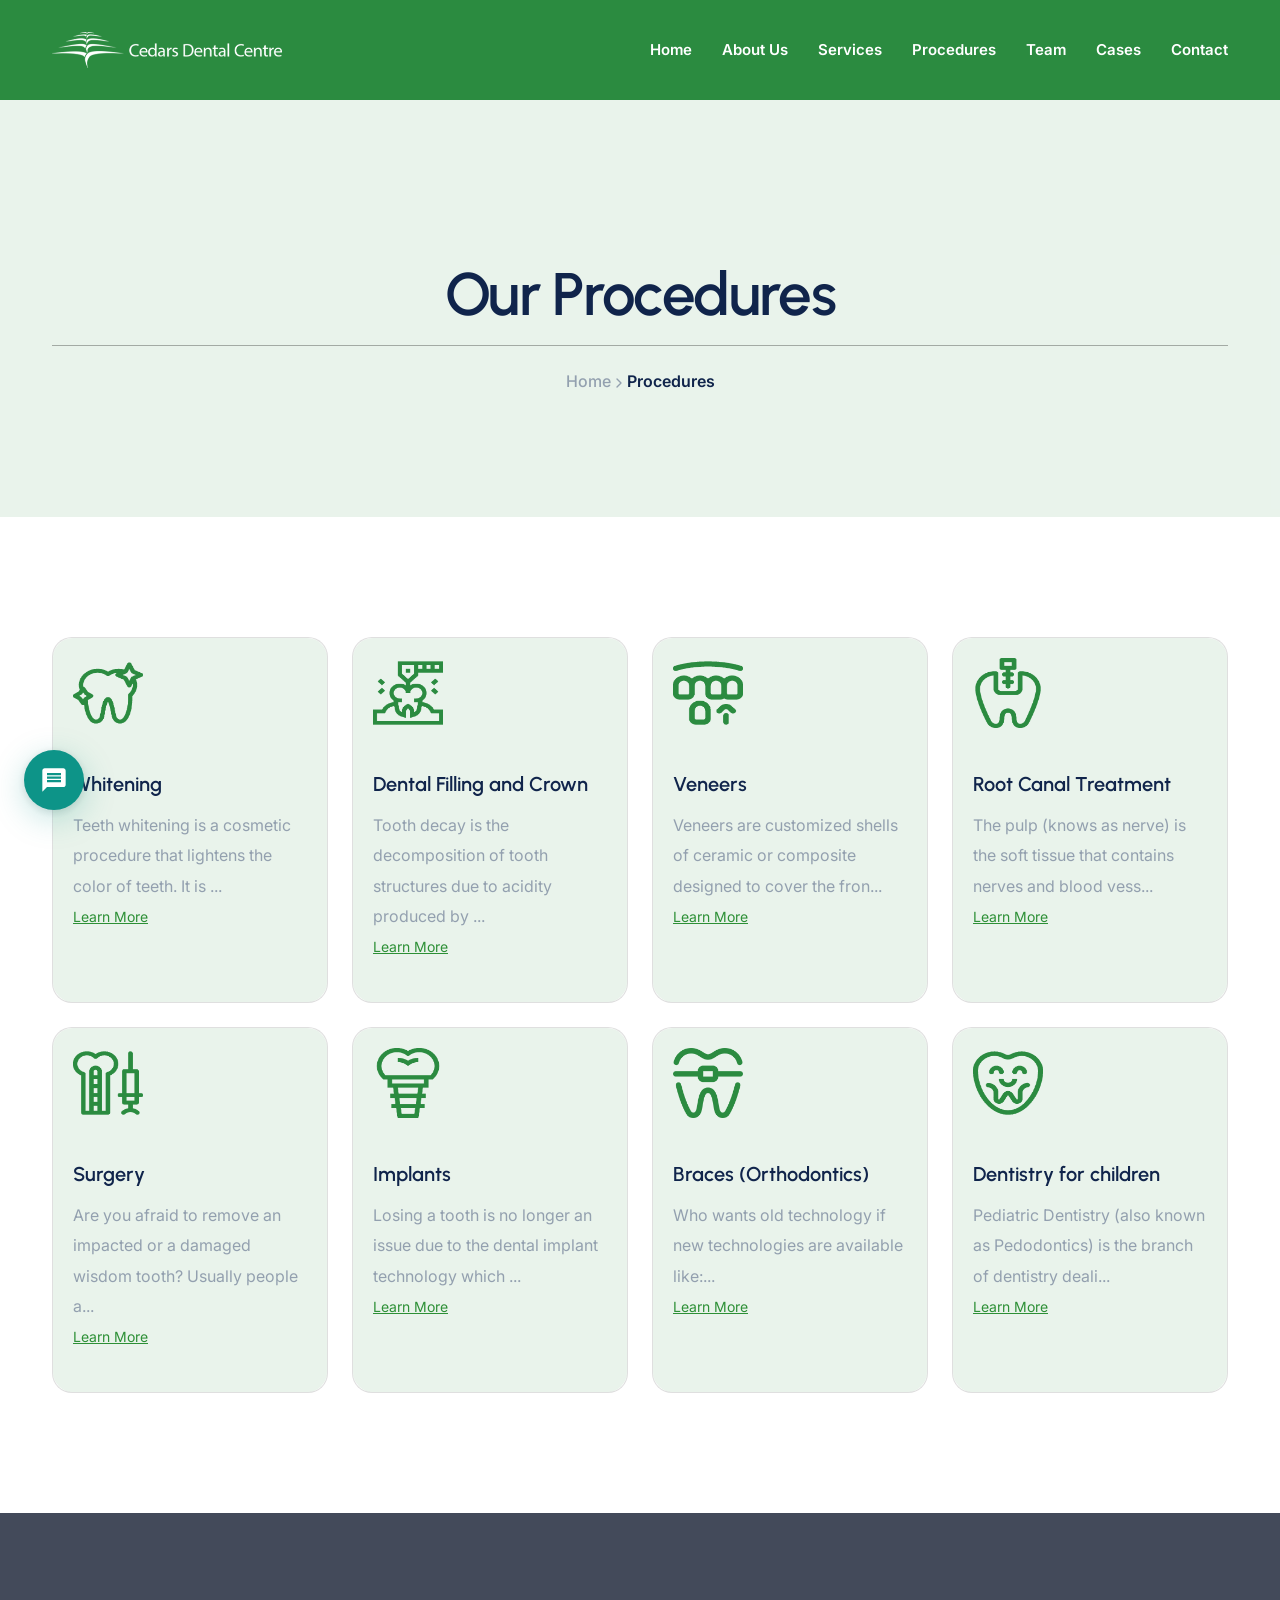
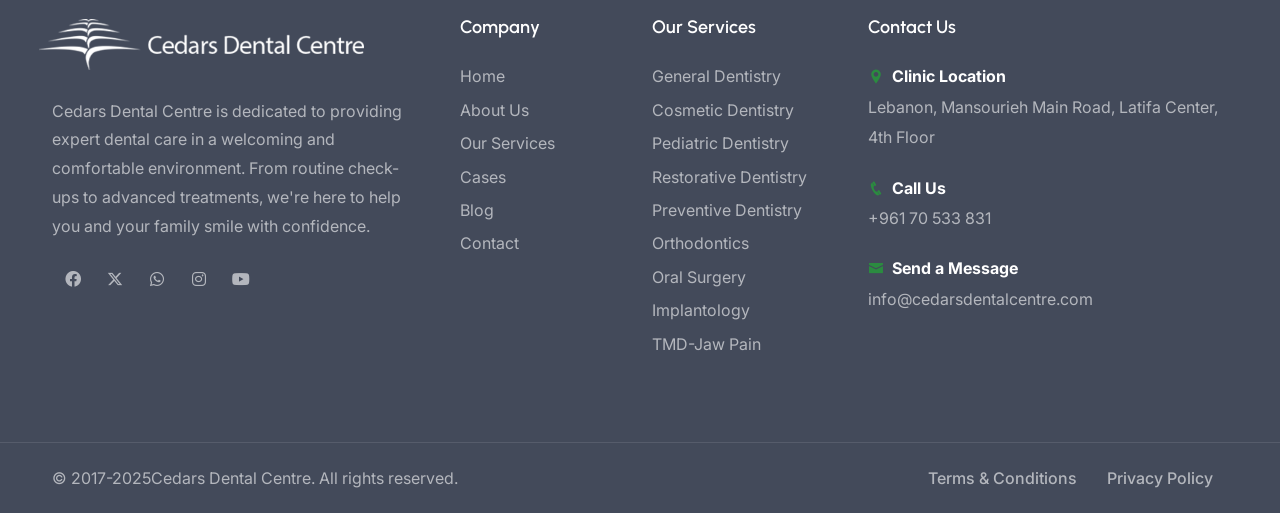
<file: procedures.html>
<!DOCTYPE html><html lang="en"><head><meta charSet="utf-8"/><meta name="viewport" content="width=device-width, initial-scale=1"/><title>Dental Procedures Explained - Cedars Dental Centre Lebanon</title><meta name="description" content="Detailed information on dental procedures at Cedars Dental Centre Mansourieh. Understand your treatment options before your appointment."/><meta name="robots" content="index, follow"/><link rel="canonical" href="https://cedarsdentalcentre.com/procedures"/><meta property="og:type" content="website"/><meta property="og:title" content="Dental Procedures Explained - Cedars Dental Centre Lebanon"/><meta property="og:description" content="Learn about dental procedures at Cedars Dental Centre Mansourieh. Understand your treatment options."/><meta property="og:url" content="https://cedarsdentalcentre.com/procedures"/><meta property="og:image" content="https://cedarsdentalcentre.com/images/logo-cedars.png"/><meta property="og:site_name" content="Cedars Dental Centre"/><meta name="twitter:card" content="summary_large_image"/><meta name="twitter:title" content="Dental Procedures Explained - Cedars Dental Centre Lebanon"/><meta name="twitter:description" content="Learn about dental procedures at Cedars Dental Centre Mansourieh."/><meta name="twitter:image" content="https://cedarsdentalcentre.com/images/logo-cedars.png"/><link rel="stylesheet" href="/_next/static/css/09b0a2cdeebafc62.css" data-precedence="next"/><link rel="stylesheet" href="/_next/static/css/9ef4102211e31957.css" data-precedence="next"/><link rel="stylesheet" href="/_next/static/css/a28a4f3c76e33c8b.css" data-precedence="next"/><link rel="stylesheet" href="/_next/static/css/81dd435913f94bbc.css" data-precedence="next"/><link rel="stylesheet" href="/_next/static/css/97157d245b69b54c.css" data-precedence="next"/><link rel="stylesheet" href="/_next/static/css/41c549b33135a309.css" data-precedence="next"/><link rel="stylesheet" href="/_next/static/css/3b93e053fa15c4b2.css" data-precedence="next"/><link rel="stylesheet" href="/_next/static/css/594a12f71d42ead9.css" data-precedence="next"/><link rel="preload" as="script" fetchPriority="low" href="/_next/static/chunks/webpack-3157e077ee381caf.js"/><script src="/_next/static/chunks/4bd1b696-ad45a0d75f1c7ab5.js" async=""></script><script src="/_next/static/chunks/684-03ff319ee9c9c36a.js" async=""></script><script src="/_next/static/chunks/main-app-2ce097b99bf22a93.js" async=""></script><script src="/_next/static/chunks/63-f3e4bd0d83a1e6ba.js" async=""></script><script src="/_next/static/chunks/874-23bb25126bb99fa5.js" async=""></script><script src="/_next/static/chunks/app/layout-fa72c8dc65e6f6b0.js" async=""></script><script src="/_next/static/chunks/app/template-f6fa652c2885da2e.js" async=""></script><script src="/_next/static/chunks/781-cf8e468cfc82e27b.js" async=""></script><script src="/_next/static/chunks/458-6d349f96e838db12.js" async=""></script><script src="/_next/static/chunks/app/page-7530d16e1ab2d3f2.js" async=""></script><script src="/_next/static/chunks/app/procedures/page-fc42565a9ae5a4f5.js" async=""></script><link rel="preload" href="/_next/static/css/1030dc663a200807.css" as="style"/><link rel="preload" href="/_next/static/css/8f6d76e17b4d8d04.css" as="style"/><script src="/_next/static/chunks/polyfills-42372ed130431b0a.js" noModule=""></script></head><body><div id="wrapper"><a href="#" id="back-to-top"></a><header class="scroll-light "><div class="container"><div class="row"><div class="col-md-12"><div class="de-flex"><div class="de-flex-col"><div id="logo"><a href="/"><img alt="logo" loading="lazy" width="280" height="80" decoding="async" data-nimg="1" class="logo-main" style="color:transparent;object-fit:contain" src="/images/logo-cedars-white.png"/><img alt="logo" loading="lazy" width="280" height="80" decoding="async" data-nimg="1" class="logo-scroll" style="color:transparent;object-fit:contain" src="/images/24921887994.png"/><img alt="logo" loading="lazy" width="280" height="80" decoding="async" data-nimg="1" class="logo-mobile" style="color:transparent;object-fit:contain" src="/images/logo-cedars-white.png"/></a></div></div><div class="de-flex-col header-col-mid"><ul id="mainmenu" class="mobile-menu"><li><a class="menu-item" href="/">Home</a></li><li><a class="menu-item" href="/about">About Us</a></li><li><a class="menu-item" href="/services">Services</a></li><li><a class="menu-item" href="/procedures">Procedures</a></li><li><a class="menu-item" href="/team">Team</a></li><li><a class="menu-item" href="/cases">Cases</a></li><li><a class="menu-item" href="/contact">Contact</a></li></ul></div><div class="de-flex-col"><div class="menu_side_area"><span id="menu-btn" class="" style="padding-top:0"></span></div></div></div></div></div></div></header><div id="de-loader"><div class="lds-roller"><div></div><div></div><div></div><div></div><div></div><div></div><div></div><div></div></div></div><footer class="footer-bg"><div class="container"><div class="row gx-5"><div class="col-lg-4 col-sm-6"><img alt="" loading="lazy" width="325" height="64" decoding="async" data-nimg="1" class="" style="color:transparent;object-fit:contain;margin-left:-13px" src="/images/logo-cedars-white.png"/><div class="spacer-20"></div><p>Cedars Dental Centre is dedicated to providing expert dental care in a welcoming and comfortable environment. From routine check-ups to advanced treatments, we&#x27;re here to help you and your family smile with confidence.</p><div class="social-icons mb-sm-30"><a target="_blank" href="https://www.facebook.com/cedarsdentalcentrelebanon/"><i class="fa-brands fa-facebook-f"></i></a><a target="_blank" href="#"><i class="fa-brands fa-x-twitter"></i></a><a target="_blank" href="https://wa.me/96170533831"><i class="fa-brands fa-whatsapp"></i></a><a target="_blank" href="#"><i class="fa-brands fa-instagram"></i></a><a target="_blank" href="#"><i class="fa-brands fa-youtube"></i></a></div></div><div class="col-lg-4 col-sm-12 order-lg-1 order-sm-2"><div class="row"><div class="col-lg-6 col-sm-6"><div class="widget"><h5>Company</h5><ul><li><a href="/">Home</a></li><li><a href="/about">About Us</a></li><li><a href="/services">Our Services</a></li><li><a href="/cases">Cases</a></li><li><a href="/blog">Blog</a></li><li><a href="/contact">Contact</a></li></ul></div></div><div class="col-lg-6 col-sm-6"><div class="widget"><h5>Our Services</h5><ul><li><a href="/services">General Dentistry</a></li><li><a href="/services">Cosmetic Dentistry</a></li><li><a href="/services">Pediatric Dentistry</a></li><li><a href="/services">Restorative Dentistry</a></li><li><a href="/services">Preventive Dentistry</a></li><li><a href="/services">Orthodontics</a></li><li><a href="/services">Oral Surgery</a></li><li><a href="/services">Implantology</a></li><li><a href="/services">TMD-Jaw Pain</a></li></ul></div></div></div></div><div class="col-lg-4 col-sm-6 order-lg-2 order-sm-1"><div class="widget"><h5>Contact Us</h5><div class="fw-bold text-white"><i class="icofont-location-pin me-2 id-color"></i>Clinic Location</div>Lebanon, Mansourieh Main Road, Latifa Center, 4th Floor<div class="spacer-20"></div><div class="fw-bold text-white"><i class="icofont-phone me-2 id-color"></i>Call Us</div><a href="tel:+96170533831" class="cursor-pointer">+961 70 533 831</a><div class="spacer-20"></div><div class="fw-bold text-white"><i class="icofont-envelope me-2 id-color"></i>Send a Message</div><a href="mailto:info@cedarsdentalcentre.com" class="__cf_email__">info@cedarsdentalcentre.com</a></div></div></div></div><div class="subfooter"><div class="container"><div class="row"><div class="col-md-12"><div class="de-flex"><div class="de-flex-col"><span>© 2017-<!-- -->2026<!-- --> </span> <a href="/"> Cedars Dental Centre</a>. All rights reserved.</div><ul class="menu-simple"><li><a href="#">Terms &amp; Conditions</a></li><li><a href="#">Privacy Policy</a></li></ul></div></div></div></div></div></footer></div><script src="/_next/static/chunks/webpack-3157e077ee381caf.js" async=""></script><script>(self.__next_f=self.__next_f||[]).push([0])</script><script>self.__next_f.push([1,"1:\"$Sreact.fragment\"\n2:I[8335,[\"63\",\"static/chunks/63-f3e4bd0d83a1e6ba.js\",\"874\",\"static/chunks/874-23bb25126bb99fa5.js\",\"177\",\"static/chunks/app/layout-fa72c8dc65e6f6b0.js\"],\"default\"]\n3:I[5407,[\"63\",\"static/chunks/63-f3e4bd0d83a1e6ba.js\",\"874\",\"static/chunks/874-23bb25126bb99fa5.js\",\"177\",\"static/chunks/app/layout-fa72c8dc65e6f6b0.js\"],\"default\"]\n4:I[7555,[],\"\"]\n5:I[1483,[\"397\",\"static/chunks/app/template-f6fa652c2885da2e.js\"],\"default\"]\n6:I[1295,[],\"\"]\n7:I[3063,[\"781\",\"static/chunks/781-cf8e468cfc82e27b.js\",\"63\",\"static/chunks/63-f3e4bd0d83a1e6ba.js\",\"458\",\"static/chunks/458-6d349f96e838db12.js\",\"974\",\"static/chunks/app/page-7530d16e1ab2d3f2.js\"],\"Image\"]\n8:I[6874,[\"63\",\"static/chunks/63-f3e4bd0d83a1e6ba.js\",\"874\",\"static/chunks/874-23bb25126bb99fa5.js\",\"177\",\"static/chunks/app/layout-fa72c8dc65e6f6b0.js\"],\"\"]\n9:I[6503,[\"781\",\"static/chunks/781-cf8e468cfc82e27b.js\",\"63\",\"static/chunks/63-f3e4bd0d83a1e6ba.js\",\"874\",\"static/chunks/874-23bb25126bb99fa5.js\",\"141\",\"static/chunks/app/procedures/page-fc42565a9ae5a4f5.js\"],\"default\"]\na:I[4231,[\"781\",\"static/chunks/781-cf8e468cfc82e27b.js\",\"63\",\"static/chunks/63-f3e4bd0d83a1e6ba.js\",\"874\",\"static/chunks/874-23bb25126bb99fa5.js\",\"141\",\"static/chunks/app/procedures/page-fc42565a9ae5a4f5.js\"],\"default\"]\nb:I[9665,[],\"MetadataBoundary\"]\nd:I[9665,[],\"OutletBoundary\"]\n10:I[4911,[],\"AsyncMetadataOutlet\"]\n12:I[9665,[],\"ViewportBoundary\"]\n14:I[6614,[],\"\"]\n:HL[\"/_next/static/css/09b0a2cdeebafc62.css\",\"style\"]\n:HL[\"/_next/static/css/9ef4102211e31957.css\",\"style\"]\n:HL[\"/_next/static/css/a28a4f3c76e33c8b.css\",\"style\"]\n:HL[\"/_next/static/css/81dd435913f94bbc.css\",\"style\"]\n:HL[\"/_next/static/css/97157d245b69b54c.css\",\"style\"]\n:HL[\"/_next/static/css/41c549b33135a309.css\",\"style\"]\n:HL[\"/_next/static/css/3b93e053fa15c4b2.css\",\"style\"]\n:HL[\"/_next/static/css/594a12f71d42ead9.css\",\"style\"]\n:HL[\"/_next/static/css/1030dc663a200807.css\",\"style\"]\n:HL[\"/_next/static/css/8f6d76e17b4d8d04.css\",\"style\"]\n"])</script><script>self.__next_f.push([1,"0:{\"P\":null,\"b\":\"VDAioNMr1_FZa-YoERkhz\",\"p\":\"\",\"c\":[\"\",\"procedures\"],\"i\":false,\"f\":[[[\"\",{\"children\":[\"procedures\",{\"children\":[\"__PAGE__\",{}]}]},\"$undefined\",\"$undefined\",true],[\"\",[\"$\",\"$1\",\"c\",{\"children\":[[[\"$\",\"link\",\"0\",{\"rel\":\"stylesheet\",\"href\":\"/_next/static/css/09b0a2cdeebafc62.css\",\"precedence\":\"next\",\"crossOrigin\":\"$undefined\",\"nonce\":\"$undefined\"}],[\"$\",\"link\",\"1\",{\"rel\":\"stylesheet\",\"href\":\"/_next/static/css/9ef4102211e31957.css\",\"precedence\":\"next\",\"crossOrigin\":\"$undefined\",\"nonce\":\"$undefined\"}],[\"$\",\"link\",\"2\",{\"rel\":\"stylesheet\",\"href\":\"/_next/static/css/a28a4f3c76e33c8b.css\",\"precedence\":\"next\",\"crossOrigin\":\"$undefined\",\"nonce\":\"$undefined\"}],[\"$\",\"link\",\"3\",{\"rel\":\"stylesheet\",\"href\":\"/_next/static/css/81dd435913f94bbc.css\",\"precedence\":\"next\",\"crossOrigin\":\"$undefined\",\"nonce\":\"$undefined\"}],[\"$\",\"link\",\"4\",{\"rel\":\"stylesheet\",\"href\":\"/_next/static/css/97157d245b69b54c.css\",\"precedence\":\"next\",\"crossOrigin\":\"$undefined\",\"nonce\":\"$undefined\"}],[\"$\",\"link\",\"5\",{\"rel\":\"stylesheet\",\"href\":\"/_next/static/css/41c549b33135a309.css\",\"precedence\":\"next\",\"crossOrigin\":\"$undefined\",\"nonce\":\"$undefined\"}],[\"$\",\"link\",\"6\",{\"rel\":\"stylesheet\",\"href\":\"/_next/static/css/3b93e053fa15c4b2.css\",\"precedence\":\"next\",\"crossOrigin\":\"$undefined\",\"nonce\":\"$undefined\"}],[\"$\",\"link\",\"7\",{\"rel\":\"stylesheet\",\"href\":\"/_next/static/css/594a12f71d42ead9.css\",\"precedence\":\"next\",\"crossOrigin\":\"$undefined\",\"nonce\":\"$undefined\"}]],[\"$\",\"html\",null,{\"lang\":\"en\",\"children\":[\"$\",\"body\",null,{\"children\":[\"$\",\"$L2\",null,{\"children\":[\"$\",\"div\",null,{\"id\":\"wrapper\",\"children\":[[\"$\",\"a\",null,{\"href\":\"#\",\"id\":\"back-to-top\"}],[\"$\",\"$L3\",null,{}],[\"$\",\"$L4\",null,{\"parallelRouterKey\":\"children\",\"error\":\"$undefined\",\"errorStyles\":\"$undefined\",\"errorScripts\":\"$undefined\",\"template\":[\"$\",\"$L5\",null,{\"children\":[\"$\",\"$L6\",null,{}]}],\"templateStyles\":[],\"templateScripts\":[],\"notFound\":[[[\"$\",\"title\",null,{\"children\":\"404: This page could not be found.\"}],[\"$\",\"div\",null,{\"style\":{\"fontFamily\":\"system-ui,\\\"Segoe UI\\\",Roboto,Helvetica,Arial,sans-serif,\\\"Apple Color Emoji\\\",\\\"Segoe UI Emoji\\\"\",\"height\":\"100vh\",\"textAlign\":\"center\",\"display\":\"flex\",\"flexDirection\":\"column\",\"alignItems\":\"center\",\"justifyContent\":\"center\"},\"children\":[\"$\",\"div\",null,{\"children\":[[\"$\",\"style\",null,{\"dangerouslySetInnerHTML\":{\"__html\":\"body{color:#000;background:#fff;margin:0}.next-error-h1{border-right:1px solid rgba(0,0,0,.3)}@media (prefers-color-scheme:dark){body{color:#fff;background:#000}.next-error-h1{border-right:1px solid rgba(255,255,255,.3)}}\"}}],[\"$\",\"h1\",null,{\"className\":\"next-error-h1\",\"style\":{\"display\":\"inline-block\",\"margin\":\"0 20px 0 0\",\"padding\":\"0 23px 0 0\",\"fontSize\":24,\"fontWeight\":500,\"verticalAlign\":\"top\",\"lineHeight\":\"49px\"},\"children\":404}],[\"$\",\"div\",null,{\"style\":{\"display\":\"inline-block\"},\"children\":[\"$\",\"h2\",null,{\"style\":{\"fontSize\":14,\"fontWeight\":400,\"lineHeight\":\"49px\",\"margin\":0},\"children\":\"This page could not be found.\"}]}]]}]}]],[]],\"forbidden\":\"$undefined\",\"unauthorized\":\"$undefined\"}],[\"$\",\"footer\",null,{\"className\":\"footer-bg\",\"children\":[[\"$\",\"div\",null,{\"className\":\"container\",\"children\":[\"$\",\"div\",null,{\"className\":\"row gx-5\",\"children\":[[\"$\",\"div\",null,{\"className\":\"col-lg-4 col-sm-6\",\"children\":[[\"$\",\"$L7\",null,{\"src\":\"/images/logo-cedars-white.png\",\"width\":325,\"height\":64,\"className\":\"\",\"alt\":\"\",\"style\":{\"objectFit\":\"contain\",\"marginLeft\":\"-13px\"}}],[\"$\",\"div\",null,{\"className\":\"spacer-20\"}],[\"$\",\"p\",null,{\"children\":\"Cedars Dental Centre is dedicated to providing expert dental care in a welcoming and comfortable environment. From routine check-ups to advanced treatments, we're here to help you and your family smile with confidence.\"}],[\"$\",\"div\",null,{\"className\":\"social-icons mb-sm-30\",\"children\":[[\"$\",\"a\",null,{\"target\":\"_blank\",\"href\":\"https://www.facebook.com/cedarsdentalcentrelebanon/\",\"children\":[\"$\",\"i\",null,{\"className\":\"fa-brands fa-facebook-f\"}]}],[\"$\",\"a\",null,{\"target\":\"_blank\",\"href\":\"#\",\"children\":[\"$\",\"i\",null,{\"className\":\"fa-brands fa-x-twitter\"}]}],[\"$\",\"a\",null,{\"target\":\"_blank\",\"href\":\"#\",\"children\":[\"$\",\"i\",null,{\"className\":\"fa-brands fa-whatsapp\"}]}],[\"$\",\"a\",null,{\"target\":\"_blank\",\"href\":\"#\",\"children\":[\"$\",\"i\",null,{\"className\":\"fa-brands fa-instagram\"}]}],[\"$\",\"a\",null,{\"target\":\"_blank\",\"href\":\"#\",\"children\":[\"$\",\"i\",null,{\"className\":\"fa-brands fa-youtube\"}]}]]}]]}],[\"$\",\"div\",null,{\"className\":\"col-lg-4 col-sm-12 order-lg-1 order-sm-2\",\"children\":[\"$\",\"div\",null,{\"className\":\"row\",\"children\":[[\"$\",\"div\",null,{\"className\":\"col-lg-6 col-sm-6\",\"children\":[\"$\",\"div\",null,{\"className\":\"widget\",\"children\":[[\"$\",\"h5\",null,{\"children\":\"Company\"}],[\"$\",\"ul\",null,{\"children\":[[\"$\",\"li\",null,{\"children\":[\"$\",\"$L8\",null,{\"href\":\"/\",\"children\":\"Home\"}]}],[\"$\",\"li\",null,{\"children\":[\"$\",\"$L8\",null,{\"href\":\"/about\",\"children\":\"About Us\"}]}],[\"$\",\"li\",null,{\"children\":[\"$\",\"$L8\",null,{\"href\":\"/services\",\"children\":\"Our Services\"}]}],[\"$\",\"li\",null,{\"children\":[\"$\",\"$L8\",null,{\"href\":\"/cases\",\"children\":\"Cases\"}]}],[\"$\",\"li\",null,{\"children\":[\"$\",\"a\",null,{\"href\":\"#\",\"children\":\"Blog\"}]}],[\"$\",\"li\",null,{\"children\":[\"$\",\"$L8\",null,{\"href\":\"/contact\",\"children\":\"Contact\"}]}]]}]]}]}],[\"$\",\"div\",null,{\"className\":\"col-lg-6 col-sm-6\",\"children\":[\"$\",\"div\",null,{\"className\":\"widget\",\"children\":[[\"$\",\"h5\",null,{\"children\":\"Our Services\"}],[\"$\",\"ul\",null,{\"children\":[[\"$\",\"li\",null,{\"children\":[\"$\",\"$L8\",null,{\"href\":\"/services\",\"children\":\"General Dentistry\"}]}],[\"$\",\"li\",null,{\"children\":[\"$\",\"$L8\",null,{\"href\":\"/services\",\"children\":\"Cosmetic Dentistry\"}]}],[\"$\",\"li\",null,{\"children\":[\"$\",\"$L8\",null,{\"href\":\"/services\",\"children\":\"Pediatric Dentistry\"}]}],[\"$\",\"li\",null,{\"children\":[\"$\",\"$L8\",null,{\"href\":\"/services\",\"children\":\"Restorative Dentistry\"}]}],[\"$\",\"li\",null,{\"children\":[\"$\",\"$L8\",null,{\"href\":\"/services\",\"children\":\"Preventive Dentistry\"}]}],[\"$\",\"li\",null,{\"children\":[\"$\",\"$L8\",null,{\"href\":\"/services\",\"children\":\"Orthodontics\"}]}],[\"$\",\"li\",null,{\"children\":[\"$\",\"$L8\",null,{\"href\":\"/services\",\"children\":\"Oral Surgery\"}]}],[\"$\",\"li\",null,{\"children\":[\"$\",\"$L8\",null,{\"href\":\"/services\",\"children\":\"Implantology\"}]}],[\"$\",\"li\",null,{\"children\":[\"$\",\"$L8\",null,{\"href\":\"/services\",\"children\":\"TMD-Jaw Pain\"}]}]]}]]}]}]]}]}],[\"$\",\"div\",null,{\"className\":\"col-lg-4 col-sm-6 order-lg-2 order-sm-1\",\"children\":[\"$\",\"div\",null,{\"className\":\"widget\",\"children\":[[\"$\",\"h5\",null,{\"children\":\"Contact Us\"}],[\"$\",\"div\",null,{\"className\":\"fw-bold text-white\",\"children\":[[\"$\",\"i\",null,{\"className\":\"icofont-location-pin me-2 id-color\"}],\"Clinic Location\"]}],\"Lebanon, Mansourieh Main Road, Latifa Center, 4th Floor\",[\"$\",\"div\",null,{\"className\":\"spacer-20\"}],[\"$\",\"div\",null,{\"className\":\"fw-bold text-white\",\"children\":[[\"$\",\"i\",null,{\"className\":\"icofont-phone me-2 id-color\"}],\"Call Us\"]}],[\"$\",\"a\",null,{\"href\":\"tel:+96170533831\",\"className\":\"cursor-pointer\",\"children\":\"+961 70 533 831\"}],[\"$\",\"div\",null,{\"className\":\"spacer-20\"}],[\"$\",\"div\",null,{\"className\":\"fw-bold text-white\",\"children\":[[\"$\",\"i\",null,{\"className\":\"icofont-envelope me-2 id-color\"}],\"Send a Message\"]}],[\"$\",\"a\",null,{\"href\":\"mailto:info@cedarsdentalcentre.com\",\"className\":\"__cf_email__\",\"children\":\"info@cedarsdentalcentre.com\"}]]}]}]]}]}],[\"$\",\"div\",null,{\"className\":\"subfooter\",\"children\":[\"$\",\"div\",null,{\"className\":\"container\",\"children\":[\"$\",\"div\",null,{\"className\":\"row\",\"children\":[\"$\",\"div\",null,{\"className\":\"col-md-12\",\"children\":[\"$\",\"div\",null,{\"className\":\"de-flex\",\"children\":[[\"$\",\"div\",null,{\"className\":\"de-flex-col\",\"children\":[[\"$\",\"span\",null,{\"children\":[\"© 2017-\",2025,\" \"]}],\" \",[\"$\",\"$L8\",null,{\"href\":\"/\",\"children\":\" Cedars Dental Centre\"}],\". All rights reserved.\"]}],[\"$\",\"ul\",null,{\"className\":\"menu-simple\",\"children\":[[\"$\",\"li\",null,{\"children\":[\"$\",\"a\",null,{\"href\":\"#\",\"children\":\"Terms \u0026 Conditions\"}]}],[\"$\",\"li\",null,{\"children\":[\"$\",\"a\",null,{\"href\":\"#\",\"children\":\"Privacy Policy\"}]}]]}]]}]}]}]}]}]]}]]}]}]}]}]]}],{\"children\":[\"procedures\",[\"$\",\"$1\",\"c\",{\"children\":[null,[\"$\",\"$L4\",null,{\"parallelRouterKey\":\"children\",\"error\":\"$undefined\",\"errorStyles\":\"$undefined\",\"errorScripts\":\"$undefined\",\"template\":[\"$\",\"$L6\",null,{}],\"templateStyles\":\"$undefined\",\"templateScripts\":\"$undefined\",\"notFound\":\"$undefined\",\"forbidden\":\"$undefined\",\"unauthorized\":\"$undefined\"}]]}],{\"children\":[\"__PAGE__\",[\"$\",\"$1\",\"c\",{\"children\":[[\"$\",\"div\",null,{\"className\":\"no-bottom no-top\",\"id\":\"content\",\"children\":[[\"$\",\"$L9\",null,{\"title\":\"Our Procedures\",\"breadcrumbs\":[{\"label\":\"Home\",\"href\":\"/\"},{\"label\":\"Procedures\"}]}],[\"$\",\"$La\",null,{}]]}],[\"$\",\"$Lb\",null,{\"children\":\"$Lc\"}],[[\"$\",\"link\",\"0\",{\"rel\":\"stylesheet\",\"href\":\"/_next/static/css/1030dc663a200807.css\",\"precedence\":\"next\",\"crossOrigin\":\"$undefined\",\"nonce\":\"$undefined\"}],[\"$\",\"link\",\"1\",{\"rel\":\"stylesheet\",\"href\":\"/_next/static/css/8f6d76e17b4d8d04.css\",\"precedence\":\"next\",\"crossOrigin\":\"$undefined\",\"nonce\":\"$undefined\"}]],[\"$\",\"$Ld\",null,{\"children\":[\"$Le\",\"$Lf\",[\"$\",\"$L10\",null,{\"promise\":\"$@11\"}]]}]]}],{},null,false]},null,false]},null,false],[\"$\",\"$1\",\"h\",{\"children\":[null,[\"$\",\"$1\",\"Zand5wdKDmMmKbbbrZCgb\",{\"children\":[[\"$\",\"$L12\",null,{\"children\":\"$L13\"}],null]}],null]}],false]],\"m\":\"$undefined\",\"G\":[\"$14\",\"$undefined\"],\"s\":false,\"S\":true}\n"])</script><script>self.__next_f.push([1,"15:\"$Sreact.suspense\"\n16:I[4911,[],\"AsyncMetadata\"]\nc:[\"$\",\"$15\",null,{\"fallback\":null,\"children\":[\"$\",\"$L16\",null,{\"promise\":\"$@17\"}]}]\n"])</script><script>self.__next_f.push([1,"f:null\n"])</script><script>self.__next_f.push([1,"13:[[\"$\",\"meta\",\"0\",{\"charSet\":\"utf-8\"}],[\"$\",\"meta\",\"1\",{\"name\":\"viewport\",\"content\":\"width=device-width, initial-scale=1\"}]]\ne:null\n"])</script><script>self.__next_f.push([1,"17:{\"metadata\":[[\"$\",\"title\",\"0\",{\"children\":\"Cedars Dental Centre - Trusted Scarborough Dentist\"}],[\"$\",\"meta\",\"1\",{\"name\":\"description\",\"content\":\"Professionals and Personalized Dental Excellence\"}],[\"$\",\"link\",\"2\",{\"rel\":\"icon\",\"href\":\"/favicon.ico\",\"type\":\"image/x-icon\",\"sizes\":\"16x16\"}]],\"error\":null,\"digest\":\"$undefined\"}\n11:{\"metadata\":\"$17:metadata\",\"error\":null,\"digest\":\"$undefined\"}\n"])</script><a href="https://wa.me/96170533831" target="_blank" rel="noopener noreferrer" style="position:fixed;bottom:24px;right:24px;z-index:9999;background:#25D366;color:#fff;border-radius:50%;width:60px;height:60px;display:flex;align-items:center;justify-content:center;box-shadow:0 4px 12px rgba(0,0,0,0.3);text-decoration:none;font-size:28px;" title="Chat with us on WhatsApp"><i class="fa-brands fa-whatsapp"></i></a>  <script src="/layla-widget.js"></script>
</body></html>
</file>
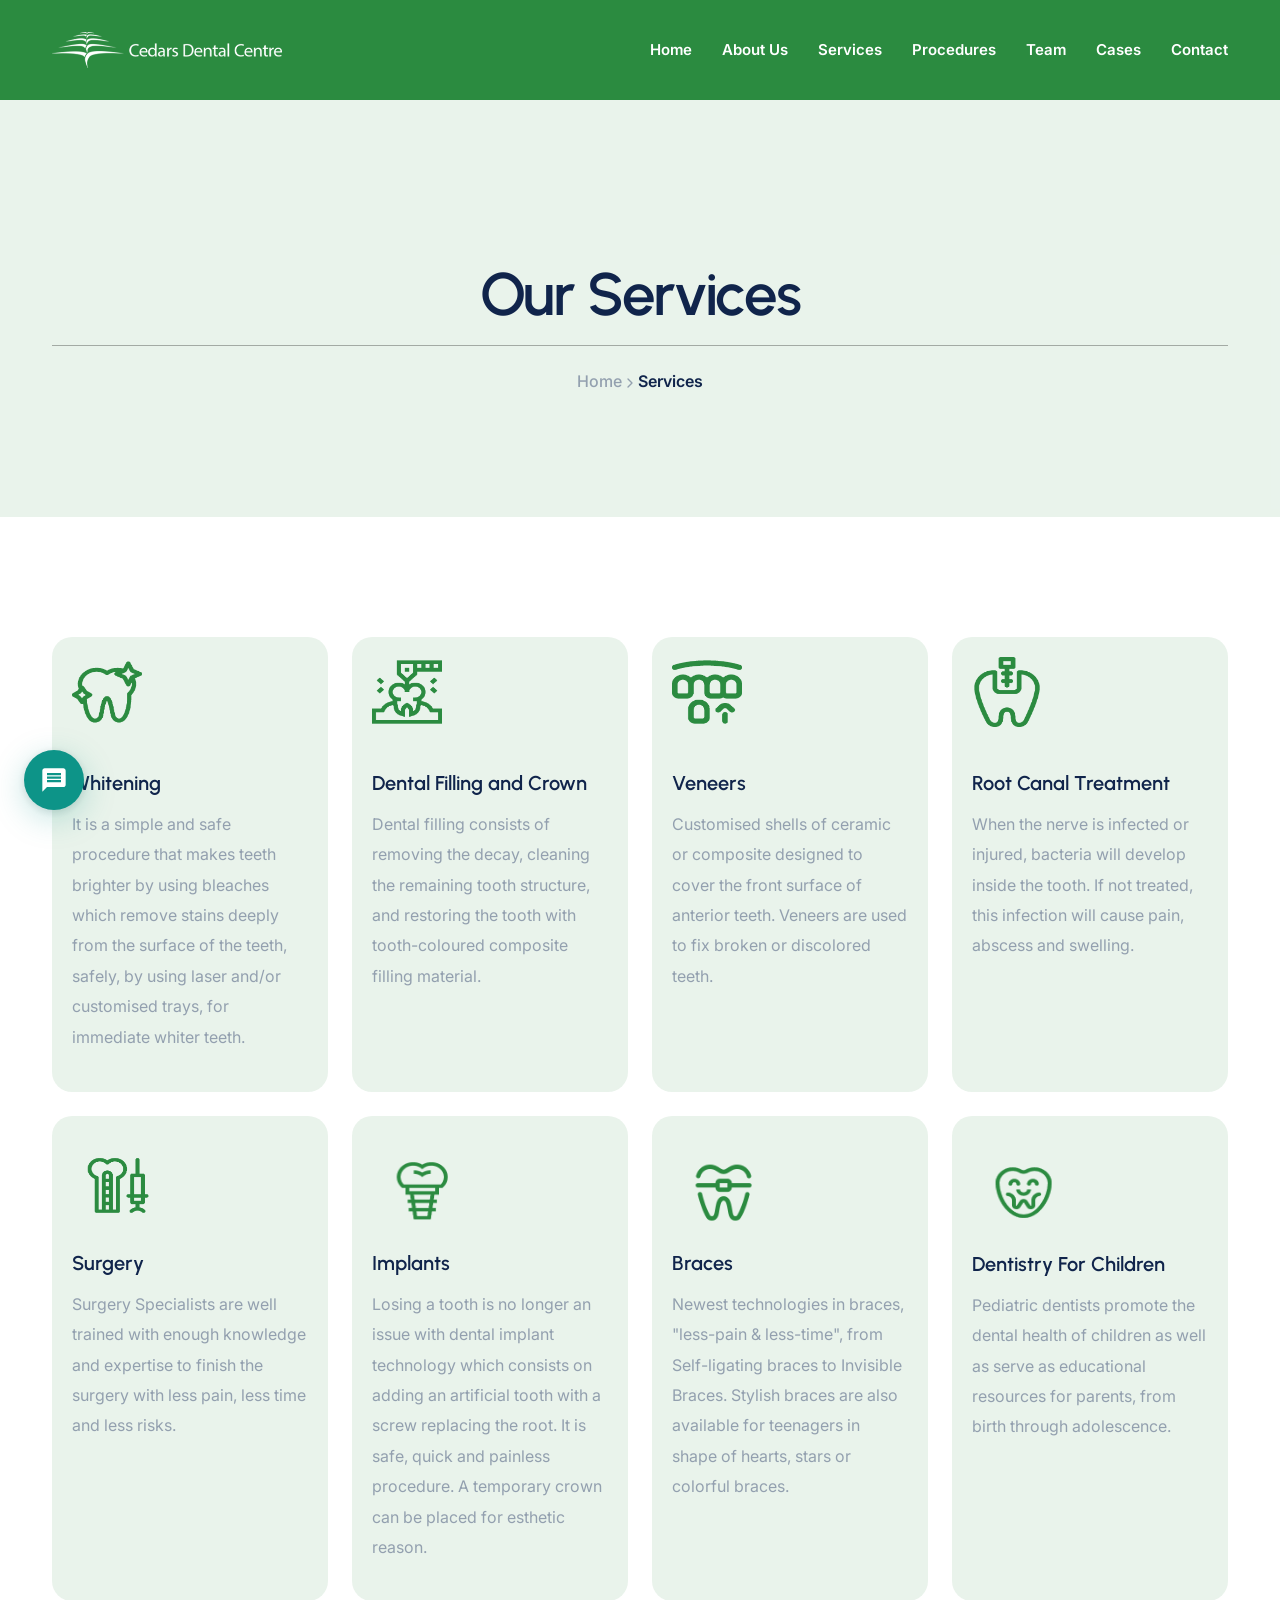
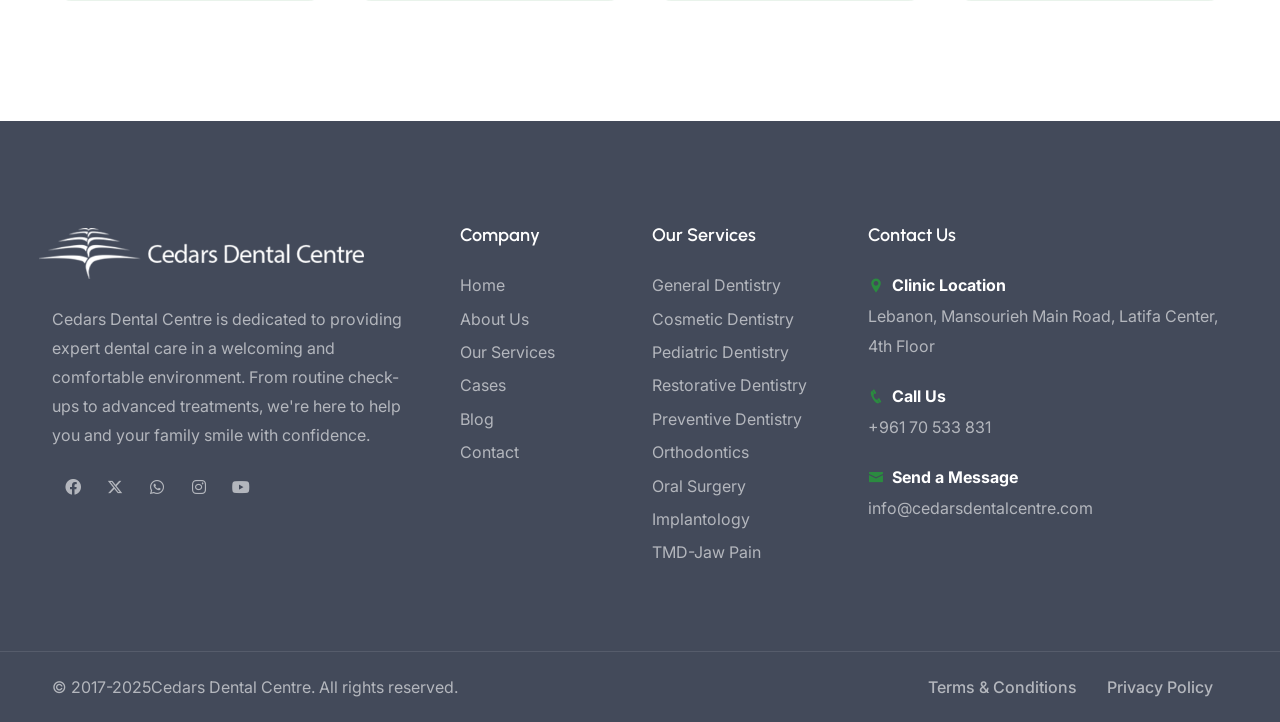
<file: services.html>
<!DOCTYPE html><html lang="en"><head><meta charSet="utf-8"/><meta name="viewport" content="width=device-width, initial-scale=1"/><title>Dental Services in Lebanon - Cedars Dental Centre</title><meta name="description" content="Explore our full range of dental services at Cedars Dental Centre: whitening, crowns, veneers, implants, root canal, orthodontics, pediatric dentistry &amp; more in Lebanon."/><meta name="robots" content="index, follow"/><link rel="canonical" href="https://cedarsdentalcentre.com/services"/><meta property="og:type" content="website"/><meta property="og:title" content="Dental Services in Lebanon - Cedars Dental Centre"/><meta property="og:description" content="Whitening, crowns, veneers, implants, root canal, orthodontics &amp; more. Expert dental services in Mansourieh, Lebanon."/><meta property="og:url" content="https://cedarsdentalcentre.com/services"/><meta property="og:image" content="https://cedarsdentalcentre.com/images/logo-cedars.png"/><meta property="og:site_name" content="Cedars Dental Centre"/><meta name="twitter:card" content="summary_large_image"/><meta name="twitter:title" content="Dental Services in Lebanon - Cedars Dental Centre"/><meta name="twitter:description" content="Expert dental services in Mansourieh, Lebanon."/><meta name="twitter:image" content="https://cedarsdentalcentre.com/images/logo-cedars.png"/><link rel="stylesheet" href="/_next/static/css/09b0a2cdeebafc62.css" data-precedence="next"/><link rel="stylesheet" href="/_next/static/css/9ef4102211e31957.css" data-precedence="next"/><link rel="stylesheet" href="/_next/static/css/a28a4f3c76e33c8b.css" data-precedence="next"/><link rel="stylesheet" href="/_next/static/css/81dd435913f94bbc.css" data-precedence="next"/><link rel="stylesheet" href="/_next/static/css/97157d245b69b54c.css" data-precedence="next"/><link rel="stylesheet" href="/_next/static/css/41c549b33135a309.css" data-precedence="next"/><link rel="stylesheet" href="/_next/static/css/3b93e053fa15c4b2.css" data-precedence="next"/><link rel="stylesheet" href="/_next/static/css/594a12f71d42ead9.css" data-precedence="next"/><link rel="preload" as="script" fetchPriority="low" href="/_next/static/chunks/webpack-3157e077ee381caf.js"/><script src="/_next/static/chunks/4bd1b696-ad45a0d75f1c7ab5.js" async=""></script><script src="/_next/static/chunks/684-03ff319ee9c9c36a.js" async=""></script><script src="/_next/static/chunks/main-app-2ce097b99bf22a93.js" async=""></script><script src="/_next/static/chunks/63-f3e4bd0d83a1e6ba.js" async=""></script><script src="/_next/static/chunks/874-23bb25126bb99fa5.js" async=""></script><script src="/_next/static/chunks/app/layout-fa72c8dc65e6f6b0.js" async=""></script><script src="/_next/static/chunks/app/template-f6fa652c2885da2e.js" async=""></script><script src="/_next/static/chunks/781-cf8e468cfc82e27b.js" async=""></script><script src="/_next/static/chunks/app/services/page-b51802f4b7740d64.js" async=""></script><script src="/_next/static/chunks/polyfills-42372ed130431b0a.js" noModule=""></script></head><body><div id="wrapper"><a href="#" id="back-to-top"></a><header class="scroll-light "><div class="container"><div class="row"><div class="col-md-12"><div class="de-flex"><div class="de-flex-col"><div id="logo"><a href="/"><img alt="logo" loading="lazy" width="280" height="80" decoding="async" data-nimg="1" class="logo-main" style="color:transparent;object-fit:contain" src="/images/logo-cedars-white.png"/><img alt="logo" loading="lazy" width="280" height="80" decoding="async" data-nimg="1" class="logo-scroll" style="color:transparent;object-fit:contain" src="/images/24921887994.png"/><img alt="logo" loading="lazy" width="280" height="80" decoding="async" data-nimg="1" class="logo-mobile" style="color:transparent;object-fit:contain" src="/images/logo-cedars-white.png"/></a></div></div><div class="de-flex-col header-col-mid"><ul id="mainmenu" class="mobile-menu"><li><a class="menu-item" href="/">Home</a></li><li><a class="menu-item" href="/about">About Us</a></li><li><a class="menu-item" href="/services">Services</a></li><li><a class="menu-item" href="/procedures">Procedures</a></li><li><a class="menu-item" href="/team">Team</a></li><li><a class="menu-item" href="/cases">Cases</a></li><li><a class="menu-item" href="/contact">Contact</a></li></ul></div><div class="de-flex-col"><div class="menu_side_area"><span id="menu-btn" class="" style="padding-top:0"></span></div></div></div></div></div></div></header><div id="de-loader"><div class="lds-roller"><div></div><div></div><div></div><div></div><div></div><div></div><div></div><div></div></div></div><footer class="footer-bg"><div class="container"><div class="row gx-5"><div class="col-lg-4 col-sm-6"><img alt="" loading="lazy" width="325" height="64" decoding="async" data-nimg="1" class="" style="color:transparent;object-fit:contain;margin-left:-13px" src="/images/logo-cedars-white.png"/><div class="spacer-20"></div><p>Cedars Dental Centre is dedicated to providing expert dental care in a welcoming and comfortable environment. From routine check-ups to advanced treatments, we&#x27;re here to help you and your family smile with confidence.</p><div class="social-icons mb-sm-30"><a target="_blank" href="https://www.facebook.com/cedarsdentalcentrelebanon/"><i class="fa-brands fa-facebook-f"></i></a><a target="_blank" href="#"><i class="fa-brands fa-x-twitter"></i></a><a target="_blank" href="https://wa.me/96170533831"><i class="fa-brands fa-whatsapp"></i></a><a target="_blank" href="#"><i class="fa-brands fa-instagram"></i></a><a target="_blank" href="#"><i class="fa-brands fa-youtube"></i></a></div></div><div class="col-lg-4 col-sm-12 order-lg-1 order-sm-2"><div class="row"><div class="col-lg-6 col-sm-6"><div class="widget"><h5>Company</h5><ul><li><a href="/">Home</a></li><li><a href="/about">About Us</a></li><li><a href="/services">Our Services</a></li><li><a href="/cases">Cases</a></li><li><a href="/blog">Blog</a></li><li><a href="/contact">Contact</a></li></ul></div></div><div class="col-lg-6 col-sm-6"><div class="widget"><h5>Our Services</h5><ul><li><a href="/services">General Dentistry</a></li><li><a href="/services">Cosmetic Dentistry</a></li><li><a href="/services">Pediatric Dentistry</a></li><li><a href="/services">Restorative Dentistry</a></li><li><a href="/services">Preventive Dentistry</a></li><li><a href="/services">Orthodontics</a></li><li><a href="/services">Oral Surgery</a></li><li><a href="/services">Implantology</a></li><li><a href="/services">TMD-Jaw Pain</a></li></ul></div></div></div></div><div class="col-lg-4 col-sm-6 order-lg-2 order-sm-1"><div class="widget"><h5>Contact Us</h5><div class="fw-bold text-white"><i class="icofont-location-pin me-2 id-color"></i>Clinic Location</div>Lebanon, Mansourieh Main Road, Latifa Center, 4th Floor<div class="spacer-20"></div><div class="fw-bold text-white"><i class="icofont-phone me-2 id-color"></i>Call Us</div><a href="tel:+96170533831" class="cursor-pointer">+961 70 533 831</a><div class="spacer-20"></div><div class="fw-bold text-white"><i class="icofont-envelope me-2 id-color"></i>Send a Message</div><a href="mailto:info@cedarsdentalcentre.com" class="__cf_email__">info@cedarsdentalcentre.com</a></div></div></div></div><div class="subfooter"><div class="container"><div class="row"><div class="col-md-12"><div class="de-flex"><div class="de-flex-col"><span>© 2017-<!-- -->2026<!-- --> </span> <a href="/"> Cedars Dental Centre</a>. All rights reserved.</div><ul class="menu-simple"><li><a href="#">Terms &amp; Conditions</a></li><li><a href="#">Privacy Policy</a></li></ul></div></div></div></div></div></footer></div><script src="/_next/static/chunks/webpack-3157e077ee381caf.js" async=""></script><script>(self.__next_f=self.__next_f||[]).push([0])</script><script>self.__next_f.push([1,"1:\"$Sreact.fragment\"\n2:I[8335,[\"63\",\"static/chunks/63-f3e4bd0d83a1e6ba.js\",\"874\",\"static/chunks/874-23bb25126bb99fa5.js\",\"177\",\"static/chunks/app/layout-fa72c8dc65e6f6b0.js\"],\"default\"]\n3:I[5407,[\"63\",\"static/chunks/63-f3e4bd0d83a1e6ba.js\",\"874\",\"static/chunks/874-23bb25126bb99fa5.js\",\"177\",\"static/chunks/app/layout-fa72c8dc65e6f6b0.js\"],\"default\"]\n4:I[7555,[],\"\"]\n5:I[1483,[\"397\",\"static/chunks/app/template-f6fa652c2885da2e.js\"],\"default\"]\n6:I[1295,[],\"\"]\n7:I[3063,[\"781\",\"static/chunks/781-cf8e468cfc82e27b.js\",\"63\",\"static/chunks/63-f3e4bd0d83a1e6ba.js\",\"874\",\"static/chunks/874-23bb25126bb99fa5.js\",\"763\",\"static/chunks/app/services/page-b51802f4b7740d64.js\"],\"Image\"]\n8:I[6874,[\"63\",\"static/chunks/63-f3e4bd0d83a1e6ba.js\",\"874\",\"static/chunks/874-23bb25126bb99fa5.js\",\"177\",\"static/chunks/app/layout-fa72c8dc65e6f6b0.js\"],\"\"]\n9:I[6503,[\"781\",\"static/chunks/781-cf8e468cfc82e27b.js\",\"63\",\"static/chunks/63-f3e4bd0d83a1e6ba.js\",\"874\",\"static/chunks/874-23bb25126bb99fa5.js\",\"763\",\"static/chunks/app/services/page-b51802f4b7740d64.js\"],\"default\"]\na:I[7778,[\"781\",\"static/chunks/781-cf8e468cfc82e27b.js\",\"63\",\"static/chunks/63-f3e4bd0d83a1e6ba.js\",\"874\",\"static/chunks/874-23bb25126bb99fa5.js\",\"763\",\"static/chunks/app/services/page-b51802f4b7740d64.js\"],\"default\"]\nb:I[9665,[],\"MetadataBoundary\"]\nd:I[9665,[],\"OutletBoundary\"]\n10:I[4911,[],\"AsyncMetadataOutlet\"]\n12:I[9665,[],\"ViewportBoundary\"]\n14:I[6614,[],\"\"]\n:HL[\"/_next/static/css/09b0a2cdeebafc62.css\",\"style\"]\n:HL[\"/_next/static/css/9ef4102211e31957.css\",\"style\"]\n:HL[\"/_next/static/css/a28a4f3c76e33c8b.css\",\"style\"]\n:HL[\"/_next/static/css/81dd435913f94bbc.css\",\"style\"]\n:HL[\"/_next/static/css/97157d245b69b54c.css\",\"style\"]\n:HL[\"/_next/static/css/41c549b33135a309.css\",\"style\"]\n:HL[\"/_next/static/css/3b93e053fa15c4b2.css\",\"style\"]\n:HL[\"/_next/static/css/594a12f71d42ead9.css\",\"style\"]\n"])</script><script>self.__next_f.push([1,"0:{\"P\":null,\"b\":\"VDAioNMr1_FZa-YoERkhz\",\"p\":\"\",\"c\":[\"\",\"services\"],\"i\":false,\"f\":[[[\"\",{\"children\":[\"services\",{\"children\":[\"__PAGE__\",{}]}]},\"$undefined\",\"$undefined\",true],[\"\",[\"$\",\"$1\",\"c\",{\"children\":[[[\"$\",\"link\",\"0\",{\"rel\":\"stylesheet\",\"href\":\"/_next/static/css/09b0a2cdeebafc62.css\",\"precedence\":\"next\",\"crossOrigin\":\"$undefined\",\"nonce\":\"$undefined\"}],[\"$\",\"link\",\"1\",{\"rel\":\"stylesheet\",\"href\":\"/_next/static/css/9ef4102211e31957.css\",\"precedence\":\"next\",\"crossOrigin\":\"$undefined\",\"nonce\":\"$undefined\"}],[\"$\",\"link\",\"2\",{\"rel\":\"stylesheet\",\"href\":\"/_next/static/css/a28a4f3c76e33c8b.css\",\"precedence\":\"next\",\"crossOrigin\":\"$undefined\",\"nonce\":\"$undefined\"}],[\"$\",\"link\",\"3\",{\"rel\":\"stylesheet\",\"href\":\"/_next/static/css/81dd435913f94bbc.css\",\"precedence\":\"next\",\"crossOrigin\":\"$undefined\",\"nonce\":\"$undefined\"}],[\"$\",\"link\",\"4\",{\"rel\":\"stylesheet\",\"href\":\"/_next/static/css/97157d245b69b54c.css\",\"precedence\":\"next\",\"crossOrigin\":\"$undefined\",\"nonce\":\"$undefined\"}],[\"$\",\"link\",\"5\",{\"rel\":\"stylesheet\",\"href\":\"/_next/static/css/41c549b33135a309.css\",\"precedence\":\"next\",\"crossOrigin\":\"$undefined\",\"nonce\":\"$undefined\"}],[\"$\",\"link\",\"6\",{\"rel\":\"stylesheet\",\"href\":\"/_next/static/css/3b93e053fa15c4b2.css\",\"precedence\":\"next\",\"crossOrigin\":\"$undefined\",\"nonce\":\"$undefined\"}],[\"$\",\"link\",\"7\",{\"rel\":\"stylesheet\",\"href\":\"/_next/static/css/594a12f71d42ead9.css\",\"precedence\":\"next\",\"crossOrigin\":\"$undefined\",\"nonce\":\"$undefined\"}]],[\"$\",\"html\",null,{\"lang\":\"en\",\"children\":[\"$\",\"body\",null,{\"children\":[\"$\",\"$L2\",null,{\"children\":[\"$\",\"div\",null,{\"id\":\"wrapper\",\"children\":[[\"$\",\"a\",null,{\"href\":\"#\",\"id\":\"back-to-top\"}],[\"$\",\"$L3\",null,{}],[\"$\",\"$L4\",null,{\"parallelRouterKey\":\"children\",\"error\":\"$undefined\",\"errorStyles\":\"$undefined\",\"errorScripts\":\"$undefined\",\"template\":[\"$\",\"$L5\",null,{\"children\":[\"$\",\"$L6\",null,{}]}],\"templateStyles\":[],\"templateScripts\":[],\"notFound\":[[[\"$\",\"title\",null,{\"children\":\"404: This page could not be found.\"}],[\"$\",\"div\",null,{\"style\":{\"fontFamily\":\"system-ui,\\\"Segoe UI\\\",Roboto,Helvetica,Arial,sans-serif,\\\"Apple Color Emoji\\\",\\\"Segoe UI Emoji\\\"\",\"height\":\"100vh\",\"textAlign\":\"center\",\"display\":\"flex\",\"flexDirection\":\"column\",\"alignItems\":\"center\",\"justifyContent\":\"center\"},\"children\":[\"$\",\"div\",null,{\"children\":[[\"$\",\"style\",null,{\"dangerouslySetInnerHTML\":{\"__html\":\"body{color:#000;background:#fff;margin:0}.next-error-h1{border-right:1px solid rgba(0,0,0,.3)}@media (prefers-color-scheme:dark){body{color:#fff;background:#000}.next-error-h1{border-right:1px solid rgba(255,255,255,.3)}}\"}}],[\"$\",\"h1\",null,{\"className\":\"next-error-h1\",\"style\":{\"display\":\"inline-block\",\"margin\":\"0 20px 0 0\",\"padding\":\"0 23px 0 0\",\"fontSize\":24,\"fontWeight\":500,\"verticalAlign\":\"top\",\"lineHeight\":\"49px\"},\"children\":404}],[\"$\",\"div\",null,{\"style\":{\"display\":\"inline-block\"},\"children\":[\"$\",\"h2\",null,{\"style\":{\"fontSize\":14,\"fontWeight\":400,\"lineHeight\":\"49px\",\"margin\":0},\"children\":\"This page could not be found.\"}]}]]}]}]],[]],\"forbidden\":\"$undefined\",\"unauthorized\":\"$undefined\"}],[\"$\",\"footer\",null,{\"className\":\"footer-bg\",\"children\":[[\"$\",\"div\",null,{\"className\":\"container\",\"children\":[\"$\",\"div\",null,{\"className\":\"row gx-5\",\"children\":[[\"$\",\"div\",null,{\"className\":\"col-lg-4 col-sm-6\",\"children\":[[\"$\",\"$L7\",null,{\"src\":\"/images/logo-cedars-white.png\",\"width\":325,\"height\":64,\"className\":\"\",\"alt\":\"\",\"style\":{\"objectFit\":\"contain\",\"marginLeft\":\"-13px\"}}],[\"$\",\"div\",null,{\"className\":\"spacer-20\"}],[\"$\",\"p\",null,{\"children\":\"Cedars Dental Centre is dedicated to providing expert dental care in a welcoming and comfortable environment. From routine check-ups to advanced treatments, we're here to help you and your family smile with confidence.\"}],[\"$\",\"div\",null,{\"className\":\"social-icons mb-sm-30\",\"children\":[[\"$\",\"a\",null,{\"target\":\"_blank\",\"href\":\"https://www.facebook.com/cedarsdentalcentrelebanon/\",\"children\":[\"$\",\"i\",null,{\"className\":\"fa-brands fa-facebook-f\"}]}],[\"$\",\"a\",null,{\"target\":\"_blank\",\"href\":\"#\",\"children\":[\"$\",\"i\",null,{\"className\":\"fa-brands fa-x-twitter\"}]}],[\"$\",\"a\",null,{\"target\":\"_blank\",\"href\":\"#\",\"children\":[\"$\",\"i\",null,{\"className\":\"fa-brands fa-whatsapp\"}]}],[\"$\",\"a\",null,{\"target\":\"_blank\",\"href\":\"#\",\"children\":[\"$\",\"i\",null,{\"className\":\"fa-brands fa-instagram\"}]}],[\"$\",\"a\",null,{\"target\":\"_blank\",\"href\":\"#\",\"children\":[\"$\",\"i\",null,{\"className\":\"fa-brands fa-youtube\"}]}]]}]]}],[\"$\",\"div\",null,{\"className\":\"col-lg-4 col-sm-12 order-lg-1 order-sm-2\",\"children\":[\"$\",\"div\",null,{\"className\":\"row\",\"children\":[[\"$\",\"div\",null,{\"className\":\"col-lg-6 col-sm-6\",\"children\":[\"$\",\"div\",null,{\"className\":\"widget\",\"children\":[[\"$\",\"h5\",null,{\"children\":\"Company\"}],[\"$\",\"ul\",null,{\"children\":[[\"$\",\"li\",null,{\"children\":[\"$\",\"$L8\",null,{\"href\":\"/\",\"children\":\"Home\"}]}],[\"$\",\"li\",null,{\"children\":[\"$\",\"$L8\",null,{\"href\":\"/about\",\"children\":\"About Us\"}]}],[\"$\",\"li\",null,{\"children\":[\"$\",\"$L8\",null,{\"href\":\"/services\",\"children\":\"Our Services\"}]}],[\"$\",\"li\",null,{\"children\":[\"$\",\"$L8\",null,{\"href\":\"/cases\",\"children\":\"Cases\"}]}],[\"$\",\"li\",null,{\"children\":[\"$\",\"a\",null,{\"href\":\"#\",\"children\":\"Blog\"}]}],[\"$\",\"li\",null,{\"children\":[\"$\",\"$L8\",null,{\"href\":\"/contact\",\"children\":\"Contact\"}]}]]}]]}]}],[\"$\",\"div\",null,{\"className\":\"col-lg-6 col-sm-6\",\"children\":[\"$\",\"div\",null,{\"className\":\"widget\",\"children\":[[\"$\",\"h5\",null,{\"children\":\"Our Services\"}],[\"$\",\"ul\",null,{\"children\":[[\"$\",\"li\",null,{\"children\":[\"$\",\"$L8\",null,{\"href\":\"/services\",\"children\":\"General Dentistry\"}]}],[\"$\",\"li\",null,{\"children\":[\"$\",\"$L8\",null,{\"href\":\"/services\",\"children\":\"Cosmetic Dentistry\"}]}],[\"$\",\"li\",null,{\"children\":[\"$\",\"$L8\",null,{\"href\":\"/services\",\"children\":\"Pediatric Dentistry\"}]}],[\"$\",\"li\",null,{\"children\":[\"$\",\"$L8\",null,{\"href\":\"/services\",\"children\":\"Restorative Dentistry\"}]}],[\"$\",\"li\",null,{\"children\":[\"$\",\"$L8\",null,{\"href\":\"/services\",\"children\":\"Preventive Dentistry\"}]}],[\"$\",\"li\",null,{\"children\":[\"$\",\"$L8\",null,{\"href\":\"/services\",\"children\":\"Orthodontics\"}]}],[\"$\",\"li\",null,{\"children\":[\"$\",\"$L8\",null,{\"href\":\"/services\",\"children\":\"Oral Surgery\"}]}],[\"$\",\"li\",null,{\"children\":[\"$\",\"$L8\",null,{\"href\":\"/services\",\"children\":\"Implantology\"}]}],[\"$\",\"li\",null,{\"children\":[\"$\",\"$L8\",null,{\"href\":\"/services\",\"children\":\"TMD-Jaw Pain\"}]}]]}]]}]}]]}]}],[\"$\",\"div\",null,{\"className\":\"col-lg-4 col-sm-6 order-lg-2 order-sm-1\",\"children\":[\"$\",\"div\",null,{\"className\":\"widget\",\"children\":[[\"$\",\"h5\",null,{\"children\":\"Contact Us\"}],[\"$\",\"div\",null,{\"className\":\"fw-bold text-white\",\"children\":[[\"$\",\"i\",null,{\"className\":\"icofont-location-pin me-2 id-color\"}],\"Clinic Location\"]}],\"Lebanon, Mansourieh Main Road, Latifa Center, 4th Floor\",[\"$\",\"div\",null,{\"className\":\"spacer-20\"}],[\"$\",\"div\",null,{\"className\":\"fw-bold text-white\",\"children\":[[\"$\",\"i\",null,{\"className\":\"icofont-phone me-2 id-color\"}],\"Call Us\"]}],[\"$\",\"a\",null,{\"href\":\"tel:+96170533831\",\"className\":\"cursor-pointer\",\"children\":\"+961 70 533 831\"}],[\"$\",\"div\",null,{\"className\":\"spacer-20\"}],[\"$\",\"div\",null,{\"className\":\"fw-bold text-white\",\"children\":[[\"$\",\"i\",null,{\"className\":\"icofont-envelope me-2 id-color\"}],\"Send a Message\"]}],[\"$\",\"a\",null,{\"href\":\"mailto:info@cedarsdentalcentre.com\",\"className\":\"__cf_email__\",\"children\":\"info@cedarsdentalcentre.com\"}]]}]}]]}]}],[\"$\",\"div\",null,{\"className\":\"subfooter\",\"children\":[\"$\",\"div\",null,{\"className\":\"container\",\"children\":[\"$\",\"div\",null,{\"className\":\"row\",\"children\":[\"$\",\"div\",null,{\"className\":\"col-md-12\",\"children\":[\"$\",\"div\",null,{\"className\":\"de-flex\",\"children\":[[\"$\",\"div\",null,{\"className\":\"de-flex-col\",\"children\":[[\"$\",\"span\",null,{\"children\":[\"© 2017-\",2025,\" \"]}],\" \",[\"$\",\"$L8\",null,{\"href\":\"/\",\"children\":\" Cedars Dental Centre\"}],\". All rights reserved.\"]}],[\"$\",\"ul\",null,{\"className\":\"menu-simple\",\"children\":[[\"$\",\"li\",null,{\"children\":[\"$\",\"a\",null,{\"href\":\"#\",\"children\":\"Terms \u0026 Conditions\"}]}],[\"$\",\"li\",null,{\"children\":[\"$\",\"a\",null,{\"href\":\"#\",\"children\":\"Privacy Policy\"}]}]]}]]}]}]}]}]}]]}]]}]}]}]}]]}],{\"children\":[\"services\",[\"$\",\"$1\",\"c\",{\"children\":[null,[\"$\",\"$L4\",null,{\"parallelRouterKey\":\"children\",\"error\":\"$undefined\",\"errorStyles\":\"$undefined\",\"errorScripts\":\"$undefined\",\"template\":[\"$\",\"$L6\",null,{}],\"templateStyles\":\"$undefined\",\"templateScripts\":\"$undefined\",\"notFound\":\"$undefined\",\"forbidden\":\"$undefined\",\"unauthorized\":\"$undefined\"}]]}],{\"children\":[\"__PAGE__\",[\"$\",\"$1\",\"c\",{\"children\":[[\"$\",\"div\",null,{\"className\":\"no-bottom no-top\",\"id\":\"content\",\"children\":[[\"$\",\"div\",null,{\"id\":\"top\"}],[\"$\",\"$L9\",null,{\"title\":\"Our Services\",\"breadcrumbs\":[{\"label\":\"Home\",\"href\":\"/\"},{\"label\":\"Services\"}]}],[\"$\",\"section\",null,{\"children\":[\"$\",\"div\",null,{\"className\":\"container\",\"children\":[\"$\",\"div\",null,{\"className\":\"row g-4\",\"children\":[[\"$\",\"div\",\"0\",{\"className\":\"col-lg-3 col-md-6\",\"children\":[\"$\",\"div\",null,{\"className\":\"hover h-100\",\"children\":[\"$\",\"div\",null,{\"className\":\"bg-color-op-1 h-100 p-20 rounded-1\",\"children\":[[\"$\",\"$La\",null,{\"initial\":{\"opacity\":0,\"scale\":0.8,\"y\":20},\"animation\":{\"opacity\":1,\"scale\":1,\"y\":0},\"delay\":0,\"children\":[\"$\",\"$L7\",null,{\"src\":\"/images/icons/whitening.png\",\"height\":70,\"width\":70,\"className\":\"w-70px mb-3\",\"alt\":\"Whitening\"}]}],[\"$\",\"$La\",null,{\"delay\":0,\"className\":\"relative mt-4\",\"children\":[[\"$\",\"h4\",null,{\"children\":\"Whitening\"}],[\"$\",\"p\",null,{\"children\":\"It is a simple and safe procedure that makes teeth brighter by using bleaches which remove stains deeply from the surface of the teeth, safely, by using laser and/or customised trays, for immediate whiter teeth.\"}]]}]]}]}]}],[\"$\",\"div\",\"1\",{\"className\":\"col-lg-3 col-md-6\",\"children\":[\"$\",\"div\",null,{\"className\":\"hover h-100\",\"children\":[\"$\",\"div\",null,{\"className\":\"bg-color-op-1 h-100 p-20 rounded-1\",\"children\":[[\"$\",\"$La\",null,{\"initial\":{\"opacity\":0,\"scale\":0.8,\"y\":20},\"animation\":{\"opacity\":1,\"scale\":1,\"y\":0},\"delay\":0.1,\"children\":[\"$\",\"$L7\",null,{\"src\":\"/images/icons/filling.png\",\"height\":70,\"width\":70,\"className\":\"w-70px mb-3\",\"alt\":\"Dental Filling and Crown\"}]}],[\"$\",\"$La\",null,{\"delay\":0.01,\"className\":\"relative mt-4\",\"children\":[[\"$\",\"h4\",null,{\"children\":\"Dental Filling and Crown\"}],[\"$\",\"p\",null,{\"children\":\"Dental filling consists of removing the decay, cleaning the remaining tooth structure, and restoring the tooth with tooth-coloured composite filling material.\"}]]}]]}]}]}],[\"$\",\"div\",\"2\",{\"className\":\"col-lg-3 col-md-6\",\"children\":[\"$\",\"div\",null,{\"className\":\"hover h-100\",\"children\":[\"$\",\"div\",null,{\"className\":\"bg-color-op-1 h-100 p-20 rounded-1\",\"children\":[[\"$\",\"$La\",null,{\"initial\":{\"opacity\":0,\"scale\":0.8,\"y\":20},\"animation\":{\"opacity\":1,\"scale\":1,\"y\":0},\"delay\":0.2,\"children\":[\"$\",\"$L7\",null,{\"src\":\"/images/icons/veneers.png\",\"height\":70,\"width\":70,\"className\":\"w-70px mb-3\",\"alt\":\"Veneers\"}]}],[\"$\",\"$La\",null,{\"delay\":0.02,\"className\":\"relative mt-4\",\"children\":[[\"$\",\"h4\",null,{\"children\":\"Veneers\"}],[\"$\",\"p\",null,{\"children\":\"Customised shells of ceramic or composite designed to cover the front surface of anterior teeth. Veneers are used to fix broken or discolored teeth.\"}]]}]]}]}]}],[\"$\",\"div\",\"3\",{\"className\":\"col-lg-3 col-md-6\",\"children\":[\"$\",\"div\",null,{\"className\":\"hover h-100\",\"children\":[\"$\",\"div\",null,{\"className\":\"bg-color-op-1 h-100 p-20 rounded-1\",\"children\":[[\"$\",\"$La\",null,{\"initial\":{\"opacity\":0,\"scale\":0.8,\"y\":20},\"animation\":{\"opacity\":1,\"scale\":1,\"y\":0},\"delay\":0.30000000000000004,\"children\":[\"$\",\"$L7\",null,{\"src\":\"/images/icons/root-canal-treatment.png\",\"height\":70,\"width\":70,\"className\":\"w-70px mb-3\",\"alt\":\"Root Canal Treatment\"}]}],[\"$\",\"$La\",null,{\"delay\":0.03,\"className\":\"relative mt-4\",\"children\":[[\"$\",\"h4\",null,{\"children\":\"Root Canal Treatment\"}],[\"$\",\"p\",null,{\"children\":\"When the nerve is infected or injured, bacteria will develop inside the tooth. If not treated, this infection will cause pain, abscess and swelling.\"}]]}]]}]}]}],[\"$\",\"div\",\"4\",{\"className\":\"col-lg-3 col-md-6\",\"children\":[\"$\",\"div\",null,{\"className\":\"hover h-100\",\"children\":[\"$\",\"div\",null,{\"className\":\"bg-color-op-1 h-100 p-20 rounded-1\",\"children\":[[\"$\",\"$La\",null,{\"initial\":{\"opacity\":0,\"scale\":0.8,\"y\":20},\"animation\":{\"opacity\":1,\"scale\":1,\"y\":0},\"delay\":0.4,\"children\":[\"$\",\"$L7\",null,{\"src\":\"/images/icons/surgery.png\",\"height\":70,\"width\":70,\"className\":\"w-70px mb-3\",\"alt\":\"Surgery\"}]}],[\"$\",\"$La\",null,{\"delay\":0.04,\"className\":\"relative mt-4\",\"children\":[[\"$\",\"h4\",null,{\"children\":\"Surgery\"}],[\"$\",\"p\",null,{\"children\":\"Surgery Specialists are well trained with enough knowledge and expertise to finish the surgery with less pain, less time and less risks.\"}]]}]]}]}]}],[\"$\",\"div\",\"5\",{\"className\":\"col-lg-3 col-md-6\",\"children\":[\"$\",\"div\",null,{\"className\":\"hover h-100\",\"children\":[\"$\",\"div\",null,{\"className\":\"bg-color-op-1 h-100 p-20 rounded-1\",\"children\":[[\"$\",\"$La\",null,{\"initial\":{\"opacity\":0,\"scale\":0.8,\"y\":20},\"animation\":{\"opacity\":1,\"scale\":1,\"y\":0},\"delay\":0.5,\"children\":[\"$\",\"$L7\",null,{\"src\":\"/images/icons/implement.png\",\"height\":70,\"width\":70,\"className\":\"w-70px mb-3\",\"alt\":\"Implants\"}]}],[\"$\",\"$La\",null,{\"delay\":0.05,\"className\":\"relative mt-4\",\"children\":[[\"$\",\"h4\",null,{\"children\":\"Implants\"}],[\"$\",\"p\",null,{\"children\":\"Losing a tooth is no longer an issue with dental implant technology which consists on adding an artificial tooth with a screw replacing the root. It is safe, quick and painless procedure. A temporary crown can be placed for esthetic reason.\"}]]}]]}]}]}],[\"$\",\"div\",\"6\",{\"className\":\"col-lg-3 col-md-6\",\"children\":[\"$\",\"div\",null,{\"className\":\"hover h-100\",\"children\":[\"$\",\"div\",null,{\"className\":\"bg-color-op-1 h-100 p-20 rounded-1\",\"children\":[[\"$\",\"$La\",null,{\"initial\":{\"opacity\":0,\"scale\":0.8,\"y\":20},\"animation\":{\"opacity\":1,\"scale\":1,\"y\":0},\"delay\":0.6000000000000001,\"children\":[\"$\",\"$L7\",null,{\"src\":\"/images/icons/braces.png\",\"height\":70,\"width\":70,\"className\":\"w-70px mb-3\",\"alt\":\"Braces\"}]}],[\"$\",\"$La\",null,{\"delay\":0.06,\"className\":\"relative mt-4\",\"children\":[[\"$\",\"h4\",null,{\"children\":\"Braces\"}],[\"$\",\"p\",null,{\"children\":\"Newest technologies in braces, \\\"less-pain \u0026 less-time\\\", from Self-ligating braces to Invisible Braces. Stylish braces are also available for teenagers in shape of hearts, stars or colorful braces.\"}]]}]]}]}]}],[\"$\",\"div\",\"7\",{\"className\":\"col-lg-3 col-md-6\",\"children\":[\"$\",\"div\",null,{\"className\":\"hover h-100\",\"children\":[\"$\",\"div\",null,{\"className\":\"bg-color-op-1 h-100 p-20 rounded-1\",\"children\":[[\"$\",\"$La\",null,{\"initial\":{\"opacity\":0,\"scale\":0.8,\"y\":20},\"animation\":{\"opacity\":1,\"scale\":1,\"y\":0},\"delay\":0.7000000000000001,\"children\":[\"$\",\"$L7\",null,{\"src\":\"/images/icons/children.png\",\"height\":70,\"width\":70,\"className\":\"w-70px mb-3\",\"alt\":\"Dentistry For Children\"}]}],[\"$\",\"$La\",null,{\"delay\":0.07,\"className\":\"relative mt-4\",\"children\":[[\"$\",\"h4\",null,{\"children\":\"Dentistry For Children\"}],[\"$\",\"p\",null,{\"children\":\"Pediatric dentists promote the dental health of children as well as serve as educational resources for parents, from birth through adolescence.\"}]]}]]}]}]}]]}]}]}]]}],[\"$\",\"$Lb\",null,{\"children\":\"$Lc\"}],null,[\"$\",\"$Ld\",null,{\"children\":[\"$Le\",\"$Lf\",[\"$\",\"$L10\",null,{\"promise\":\"$@11\"}]]}]]}],{},null,false]},null,false]},null,false],[\"$\",\"$1\",\"h\",{\"children\":[null,[\"$\",\"$1\",\"GqFkBl1jkLV2AoXWBnqfJ\",{\"children\":[[\"$\",\"$L12\",null,{\"children\":\"$L13\"}],null]}],null]}],false]],\"m\":\"$undefined\",\"G\":[\"$14\",\"$undefined\"],\"s\":false,\"S\":true}\n"])</script><script>self.__next_f.push([1,"15:\"$Sreact.suspense\"\n16:I[4911,[],\"AsyncMetadata\"]\nc:[\"$\",\"$15\",null,{\"fallback\":null,\"children\":[\"$\",\"$L16\",null,{\"promise\":\"$@17\"}]}]\n"])</script><script>self.__next_f.push([1,"f:null\n"])</script><script>self.__next_f.push([1,"13:[[\"$\",\"meta\",\"0\",{\"charSet\":\"utf-8\"}],[\"$\",\"meta\",\"1\",{\"name\":\"viewport\",\"content\":\"width=device-width, initial-scale=1\"}]]\ne:null\n"])</script><script>self.__next_f.push([1,"17:{\"metadata\":[[\"$\",\"title\",\"0\",{\"children\":\"Cedars Dental Centre - Trusted Scarborough Dentist\"}],[\"$\",\"meta\",\"1\",{\"name\":\"description\",\"content\":\"Professionals and Personalized Dental Excellence\"}],[\"$\",\"link\",\"2\",{\"rel\":\"icon\",\"href\":\"/favicon.ico\",\"type\":\"image/x-icon\",\"sizes\":\"16x16\"}]],\"error\":null,\"digest\":\"$undefined\"}\n11:{\"metadata\":\"$17:metadata\",\"error\":null,\"digest\":\"$undefined\"}\n"])</script><a href="https://wa.me/96170533831" target="_blank" rel="noopener noreferrer" style="position:fixed;bottom:24px;right:24px;z-index:9999;background:#25D366;color:#fff;border-radius:50%;width:60px;height:60px;display:flex;align-items:center;justify-content:center;box-shadow:0 4px 12px rgba(0,0,0,0.3);text-decoration:none;font-size:28px;" title="Chat with us on WhatsApp"><i class="fa-brands fa-whatsapp"></i></a>  <script src="/layla-widget.js"></script>
</body></html>
</file>
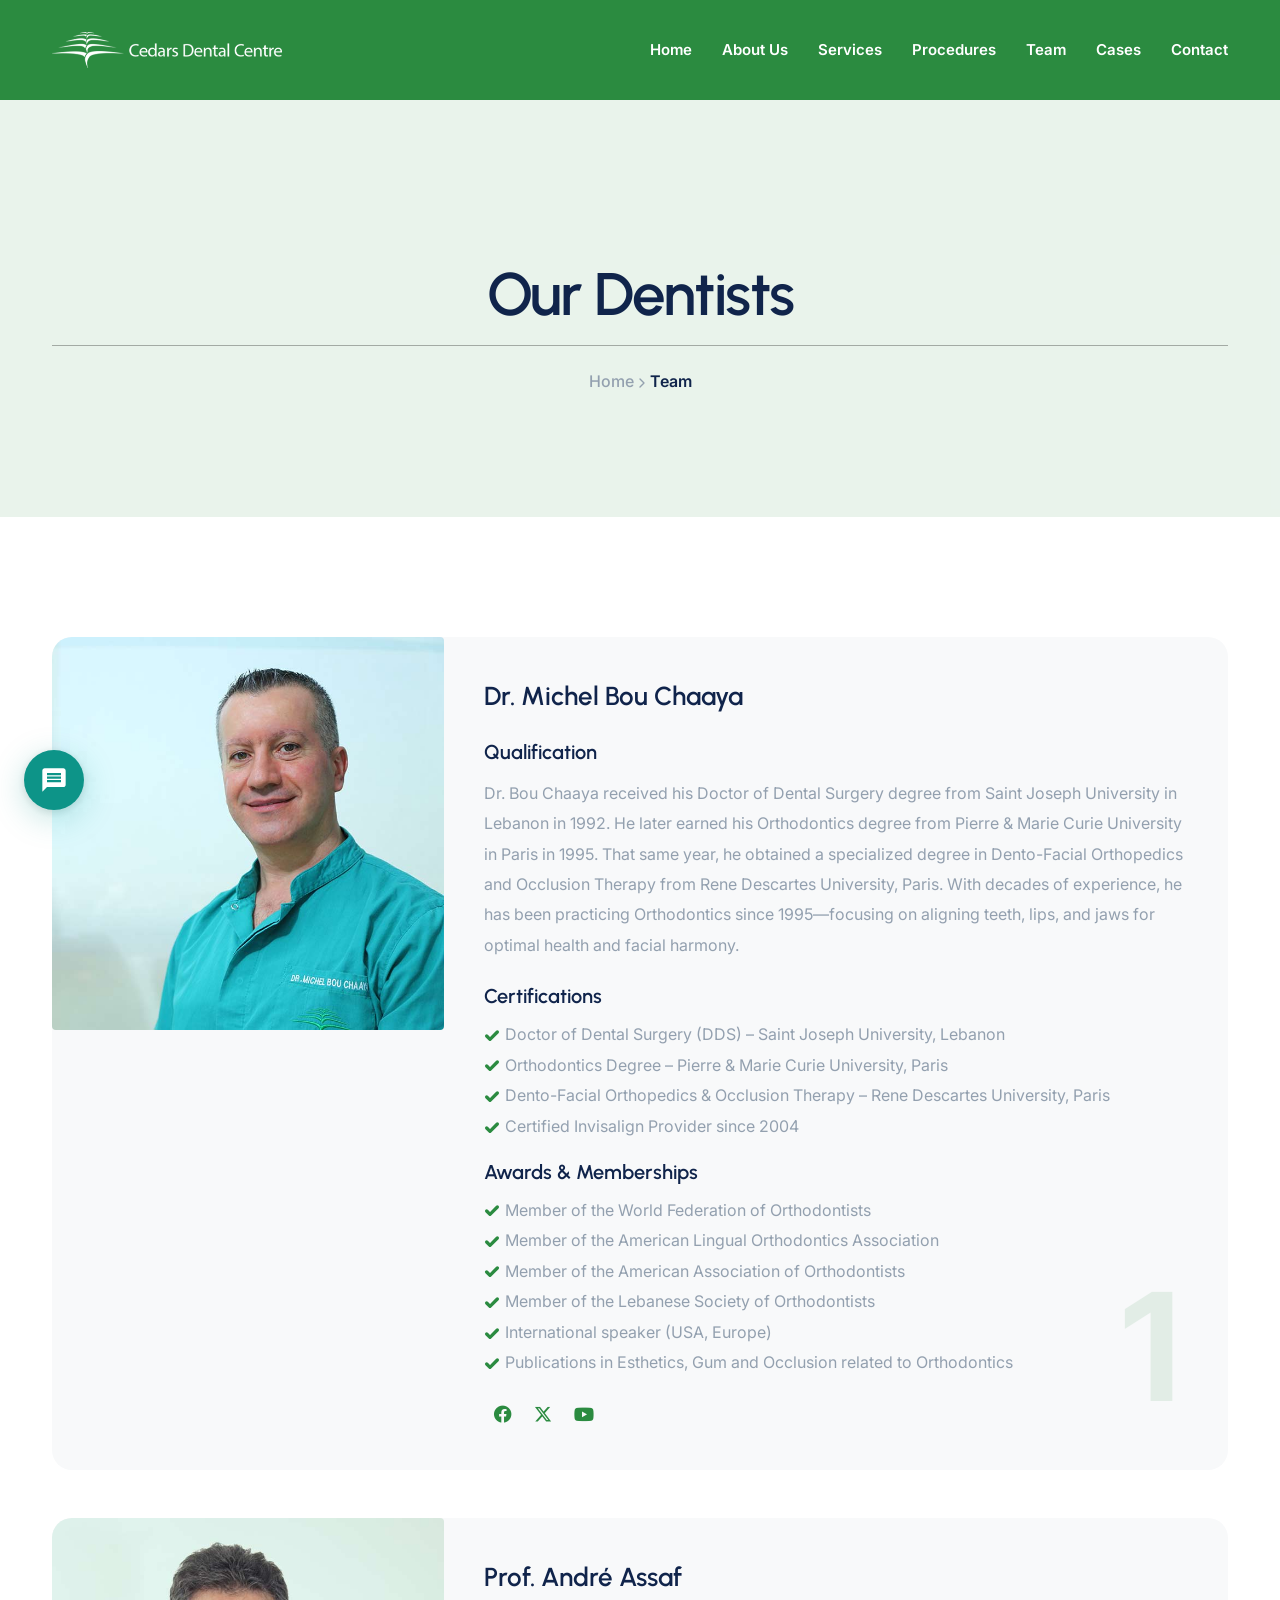
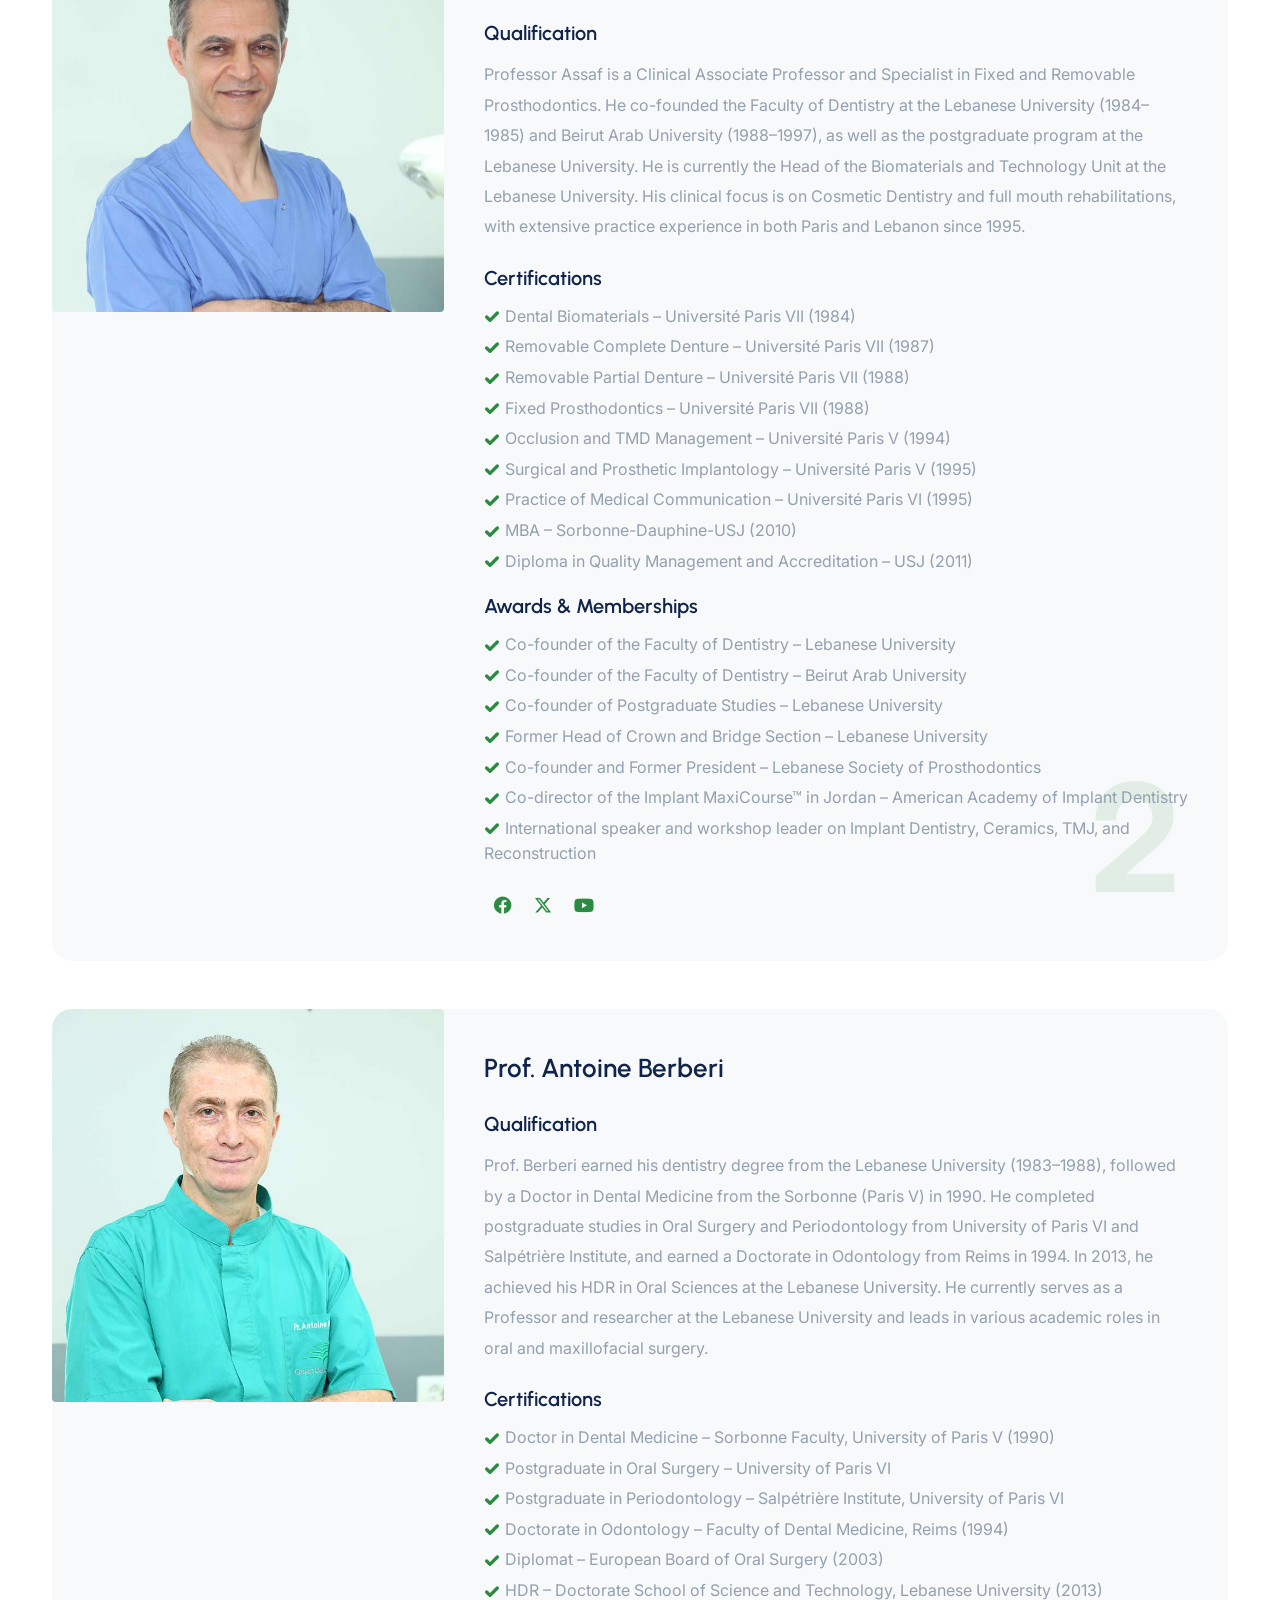
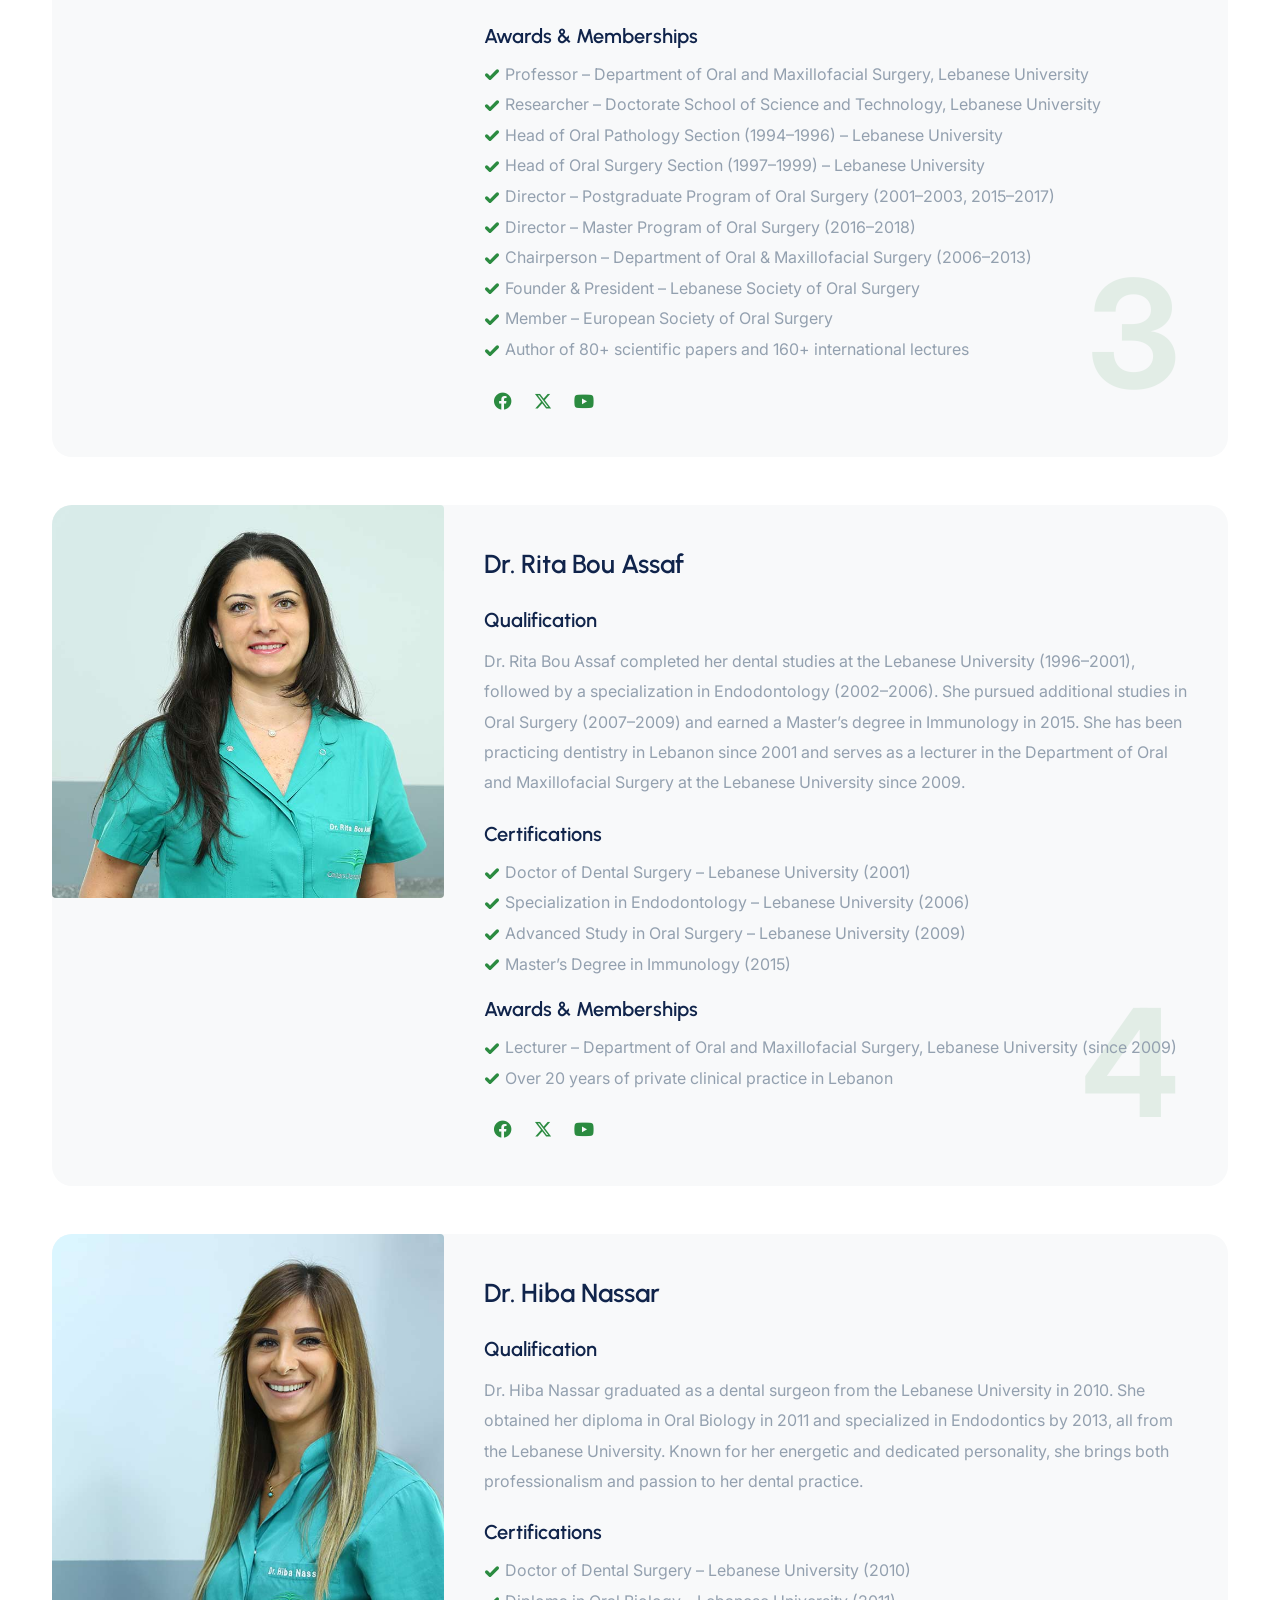
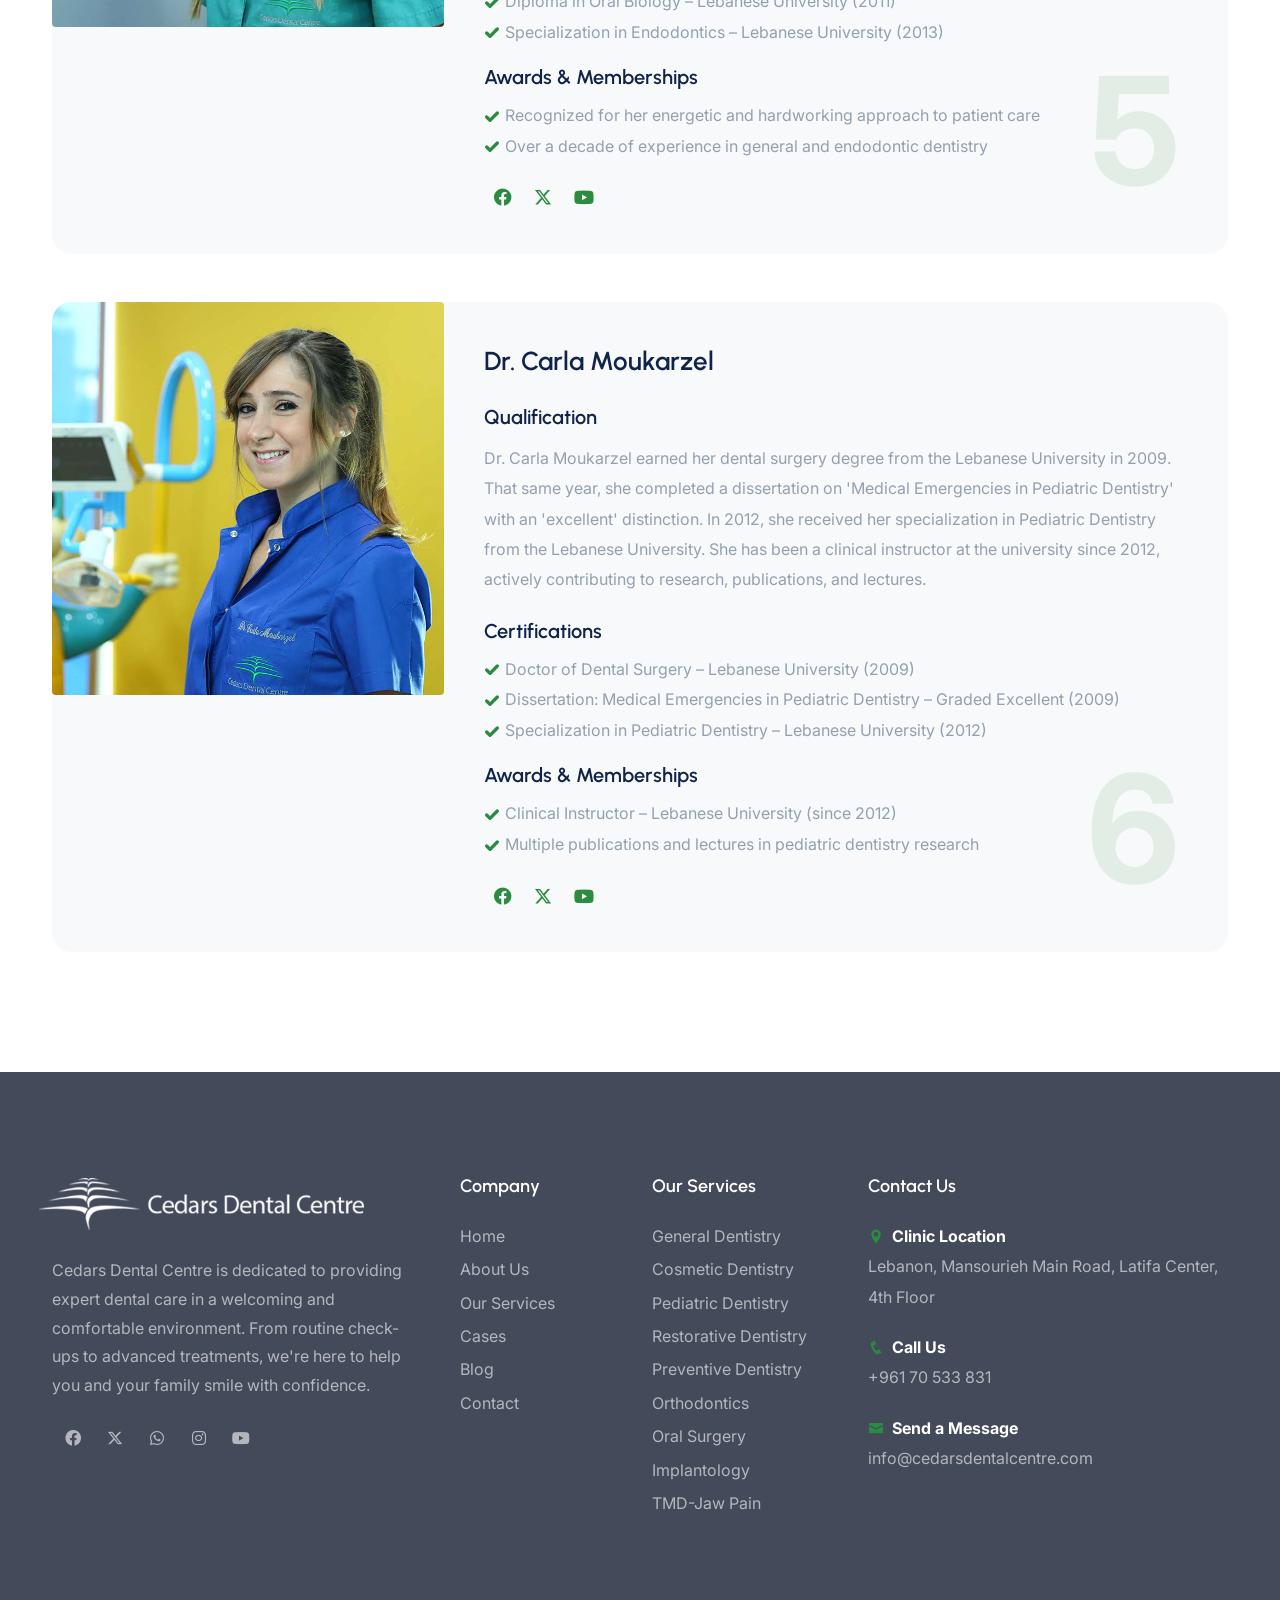
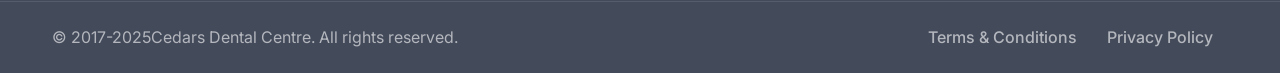
<file: team.html>
<!DOCTYPE html><html lang="en"><head><meta charSet="utf-8"/><meta name="viewport" content="width=device-width, initial-scale=1"/><title>Meet Our Dental Team - Cedars Dental Centre Lebanon</title><meta name="description" content="Meet the experienced dentists and specialists at Cedars Dental Centre in Mansourieh, Lebanon. Skilled, caring professionals dedicated to your dental health."/><meta name="robots" content="index, follow"/><link rel="canonical" href="https://cedarsdentalcentre.com/team"/><meta property="og:type" content="website"/><meta property="og:title" content="Meet Our Dental Team - Cedars Dental Centre Lebanon"/><meta property="og:description" content="Meet our experienced dentists and specialists in Mansourieh, Lebanon."/><meta property="og:url" content="https://cedarsdentalcentre.com/team"/><meta property="og:image" content="https://cedarsdentalcentre.com/images/logo-cedars.png"/><meta property="og:site_name" content="Cedars Dental Centre"/><meta name="twitter:card" content="summary_large_image"/><meta name="twitter:title" content="Meet Our Dental Team - Cedars Dental Centre Lebanon"/><meta name="twitter:description" content="Skilled, caring dental professionals in Mansourieh, Lebanon."/><meta name="twitter:image" content="https://cedarsdentalcentre.com/images/logo-cedars.png"/><link rel="stylesheet" href="/_next/static/css/09b0a2cdeebafc62.css" data-precedence="next"/><link rel="stylesheet" href="/_next/static/css/9ef4102211e31957.css" data-precedence="next"/><link rel="stylesheet" href="/_next/static/css/a28a4f3c76e33c8b.css" data-precedence="next"/><link rel="stylesheet" href="/_next/static/css/81dd435913f94bbc.css" data-precedence="next"/><link rel="stylesheet" href="/_next/static/css/97157d245b69b54c.css" data-precedence="next"/><link rel="stylesheet" href="/_next/static/css/41c549b33135a309.css" data-precedence="next"/><link rel="stylesheet" href="/_next/static/css/3b93e053fa15c4b2.css" data-precedence="next"/><link rel="stylesheet" href="/_next/static/css/594a12f71d42ead9.css" data-precedence="next"/><link rel="preload" as="script" fetchPriority="low" href="/_next/static/chunks/webpack-3157e077ee381caf.js"/><script src="/_next/static/chunks/4bd1b696-ad45a0d75f1c7ab5.js" async=""></script><script src="/_next/static/chunks/684-03ff319ee9c9c36a.js" async=""></script><script src="/_next/static/chunks/main-app-2ce097b99bf22a93.js" async=""></script><script src="/_next/static/chunks/63-f3e4bd0d83a1e6ba.js" async=""></script><script src="/_next/static/chunks/874-23bb25126bb99fa5.js" async=""></script><script src="/_next/static/chunks/app/layout-fa72c8dc65e6f6b0.js" async=""></script><script src="/_next/static/chunks/app/template-f6fa652c2885da2e.js" async=""></script><script src="/_next/static/chunks/781-cf8e468cfc82e27b.js" async=""></script><script src="/_next/static/chunks/app/team/page-7474090a083cdf57.js" async=""></script><script src="/_next/static/chunks/polyfills-42372ed130431b0a.js" noModule=""></script></head><body><div id="wrapper"><a href="#" id="back-to-top"></a><header class="scroll-light "><div class="container"><div class="row"><div class="col-md-12"><div class="de-flex"><div class="de-flex-col"><div id="logo"><a href="/"><img alt="logo" loading="lazy" width="280" height="80" decoding="async" data-nimg="1" class="logo-main" style="color:transparent;object-fit:contain" src="/images/logo-cedars-white.png"/><img alt="logo" loading="lazy" width="280" height="80" decoding="async" data-nimg="1" class="logo-scroll" style="color:transparent;object-fit:contain" src="/images/24921887994.png"/><img alt="logo" loading="lazy" width="280" height="80" decoding="async" data-nimg="1" class="logo-mobile" style="color:transparent;object-fit:contain" src="/images/logo-cedars-white.png"/></a></div></div><div class="de-flex-col header-col-mid"><ul id="mainmenu" class="mobile-menu"><li><a class="menu-item" href="/">Home</a></li><li><a class="menu-item" href="/about">About Us</a></li><li><a class="menu-item" href="/services">Services</a></li><li><a class="menu-item" href="/procedures">Procedures</a></li><li><a class="menu-item" href="/team">Team</a></li><li><a class="menu-item" href="/cases">Cases</a></li><li><a class="menu-item" href="/contact">Contact</a></li></ul></div><div class="de-flex-col"><div class="menu_side_area"><span id="menu-btn" class="" style="padding-top:0"></span></div></div></div></div></div></div></header><div id="de-loader"><div class="lds-roller"><div></div><div></div><div></div><div></div><div></div><div></div><div></div><div></div></div></div><footer class="footer-bg"><div class="container"><div class="row gx-5"><div class="col-lg-4 col-sm-6"><img alt="" loading="lazy" width="325" height="64" decoding="async" data-nimg="1" class="" style="color:transparent;object-fit:contain;margin-left:-13px" src="/images/logo-cedars-white.png"/><div class="spacer-20"></div><p>Cedars Dental Centre is dedicated to providing expert dental care in a welcoming and comfortable environment. From routine check-ups to advanced treatments, we&#x27;re here to help you and your family smile with confidence.</p><div class="social-icons mb-sm-30"><a target="_blank" href="https://www.facebook.com/cedarsdentalcentrelebanon/"><i class="fa-brands fa-facebook-f"></i></a><a target="_blank" href="#"><i class="fa-brands fa-x-twitter"></i></a><a target="_blank" href="https://wa.me/96170533831"><i class="fa-brands fa-whatsapp"></i></a><a target="_blank" href="#"><i class="fa-brands fa-instagram"></i></a><a target="_blank" href="#"><i class="fa-brands fa-youtube"></i></a></div></div><div class="col-lg-4 col-sm-12 order-lg-1 order-sm-2"><div class="row"><div class="col-lg-6 col-sm-6"><div class="widget"><h5>Company</h5><ul><li><a href="/">Home</a></li><li><a href="/about">About Us</a></li><li><a href="/services">Our Services</a></li><li><a href="/cases">Cases</a></li><li><a href="/blog">Blog</a></li><li><a href="/contact">Contact</a></li></ul></div></div><div class="col-lg-6 col-sm-6"><div class="widget"><h5>Our Services</h5><ul><li><a href="/services">General Dentistry</a></li><li><a href="/services">Cosmetic Dentistry</a></li><li><a href="/services">Pediatric Dentistry</a></li><li><a href="/services">Restorative Dentistry</a></li><li><a href="/services">Preventive Dentistry</a></li><li><a href="/services">Orthodontics</a></li><li><a href="/services">Oral Surgery</a></li><li><a href="/services">Implantology</a></li><li><a href="/services">TMD-Jaw Pain</a></li></ul></div></div></div></div><div class="col-lg-4 col-sm-6 order-lg-2 order-sm-1"><div class="widget"><h5>Contact Us</h5><div class="fw-bold text-white"><i class="icofont-location-pin me-2 id-color"></i>Clinic Location</div>Lebanon, Mansourieh Main Road, Latifa Center, 4th Floor<div class="spacer-20"></div><div class="fw-bold text-white"><i class="icofont-phone me-2 id-color"></i>Call Us</div><a href="tel:+96170533831" class="cursor-pointer">+961 70 533 831</a><div class="spacer-20"></div><div class="fw-bold text-white"><i class="icofont-envelope me-2 id-color"></i>Send a Message</div><a href="mailto:info@cedarsdentalcentre.com" class="__cf_email__">info@cedarsdentalcentre.com</a></div></div></div></div><div class="subfooter"><div class="container"><div class="row"><div class="col-md-12"><div class="de-flex"><div class="de-flex-col"><span>© 2017-<!-- -->2026<!-- --> </span> <a href="/"> Cedars Dental Centre</a>. All rights reserved.</div><ul class="menu-simple"><li><a href="#">Terms &amp; Conditions</a></li><li><a href="#">Privacy Policy</a></li></ul></div></div></div></div></div></footer></div><script src="/_next/static/chunks/webpack-3157e077ee381caf.js" async=""></script><script>(self.__next_f=self.__next_f||[]).push([0])</script><script>self.__next_f.push([1,"1:\"$Sreact.fragment\"\n2:I[8335,[\"63\",\"static/chunks/63-f3e4bd0d83a1e6ba.js\",\"874\",\"static/chunks/874-23bb25126bb99fa5.js\",\"177\",\"static/chunks/app/layout-fa72c8dc65e6f6b0.js\"],\"default\"]\n3:I[5407,[\"63\",\"static/chunks/63-f3e4bd0d83a1e6ba.js\",\"874\",\"static/chunks/874-23bb25126bb99fa5.js\",\"177\",\"static/chunks/app/layout-fa72c8dc65e6f6b0.js\"],\"default\"]\n4:I[7555,[],\"\"]\n5:I[1483,[\"397\",\"static/chunks/app/template-f6fa652c2885da2e.js\"],\"default\"]\n6:I[1295,[],\"\"]\n7:I[3063,[\"781\",\"static/chunks/781-cf8e468cfc82e27b.js\",\"63\",\"static/chunks/63-f3e4bd0d83a1e6ba.js\",\"874\",\"static/chunks/874-23bb25126bb99fa5.js\",\"898\",\"static/chunks/app/team/page-7474090a083cdf57.js\"],\"Image\"]\n8:I[6874,[\"63\",\"static/chunks/63-f3e4bd0d83a1e6ba.js\",\"874\",\"static/chunks/874-23bb25126bb99fa5.js\",\"177\",\"static/chunks/app/layout-fa72c8dc65e6f6b0.js\"],\"\"]\n9:I[6503,[\"781\",\"static/chunks/781-cf8e468cfc82e27b.js\",\"63\",\"static/chunks/63-f3e4bd0d83a1e6ba.js\",\"874\",\"static/chunks/874-23bb25126bb99fa5.js\",\"898\",\"static/chunks/app/team/page-7474090a083cdf57.js\"],\"default\"]\na:I[9665,[],\"MetadataBoundary\"]\nc:I[9665,[],\"OutletBoundary\"]\nf:I[4911,[],\"AsyncMetadataOutlet\"]\n11:I[9665,[],\"ViewportBoundary\"]\n13:I[6614,[],\"\"]\n:HL[\"/_next/static/css/09b0a2cdeebafc62.css\",\"style\"]\n:HL[\"/_next/static/css/9ef4102211e31957.css\",\"style\"]\n:HL[\"/_next/static/css/a28a4f3c76e33c8b.css\",\"style\"]\n:HL[\"/_next/static/css/81dd435913f94bbc.css\",\"style\"]\n:HL[\"/_next/static/css/97157d245b69b54c.css\",\"style\"]\n:HL[\"/_next/static/css/41c549b33135a309.css\",\"style\"]\n:HL[\"/_next/static/css/3b93e053fa15c4b2.css\",\"style\"]\n:HL[\"/_next/static/css/594a12f71d42ead9.css\",\"style\"]\n"])</script><script>self.__next_f.push([1,"0:{\"P\":null,\"b\":\"VDAioNMr1_FZa-YoERkhz\",\"p\":\"\",\"c\":[\"\",\"team\"],\"i\":false,\"f\":[[[\"\",{\"children\":[\"team\",{\"children\":[\"__PAGE__\",{}]}]},\"$undefined\",\"$undefined\",true],[\"\",[\"$\",\"$1\",\"c\",{\"children\":[[[\"$\",\"link\",\"0\",{\"rel\":\"stylesheet\",\"href\":\"/_next/static/css/09b0a2cdeebafc62.css\",\"precedence\":\"next\",\"crossOrigin\":\"$undefined\",\"nonce\":\"$undefined\"}],[\"$\",\"link\",\"1\",{\"rel\":\"stylesheet\",\"href\":\"/_next/static/css/9ef4102211e31957.css\",\"precedence\":\"next\",\"crossOrigin\":\"$undefined\",\"nonce\":\"$undefined\"}],[\"$\",\"link\",\"2\",{\"rel\":\"stylesheet\",\"href\":\"/_next/static/css/a28a4f3c76e33c8b.css\",\"precedence\":\"next\",\"crossOrigin\":\"$undefined\",\"nonce\":\"$undefined\"}],[\"$\",\"link\",\"3\",{\"rel\":\"stylesheet\",\"href\":\"/_next/static/css/81dd435913f94bbc.css\",\"precedence\":\"next\",\"crossOrigin\":\"$undefined\",\"nonce\":\"$undefined\"}],[\"$\",\"link\",\"4\",{\"rel\":\"stylesheet\",\"href\":\"/_next/static/css/97157d245b69b54c.css\",\"precedence\":\"next\",\"crossOrigin\":\"$undefined\",\"nonce\":\"$undefined\"}],[\"$\",\"link\",\"5\",{\"rel\":\"stylesheet\",\"href\":\"/_next/static/css/41c549b33135a309.css\",\"precedence\":\"next\",\"crossOrigin\":\"$undefined\",\"nonce\":\"$undefined\"}],[\"$\",\"link\",\"6\",{\"rel\":\"stylesheet\",\"href\":\"/_next/static/css/3b93e053fa15c4b2.css\",\"precedence\":\"next\",\"crossOrigin\":\"$undefined\",\"nonce\":\"$undefined\"}],[\"$\",\"link\",\"7\",{\"rel\":\"stylesheet\",\"href\":\"/_next/static/css/594a12f71d42ead9.css\",\"precedence\":\"next\",\"crossOrigin\":\"$undefined\",\"nonce\":\"$undefined\"}]],[\"$\",\"html\",null,{\"lang\":\"en\",\"children\":[\"$\",\"body\",null,{\"children\":[\"$\",\"$L2\",null,{\"children\":[\"$\",\"div\",null,{\"id\":\"wrapper\",\"children\":[[\"$\",\"a\",null,{\"href\":\"#\",\"id\":\"back-to-top\"}],[\"$\",\"$L3\",null,{}],[\"$\",\"$L4\",null,{\"parallelRouterKey\":\"children\",\"error\":\"$undefined\",\"errorStyles\":\"$undefined\",\"errorScripts\":\"$undefined\",\"template\":[\"$\",\"$L5\",null,{\"children\":[\"$\",\"$L6\",null,{}]}],\"templateStyles\":[],\"templateScripts\":[],\"notFound\":[[[\"$\",\"title\",null,{\"children\":\"404: This page could not be found.\"}],[\"$\",\"div\",null,{\"style\":{\"fontFamily\":\"system-ui,\\\"Segoe UI\\\",Roboto,Helvetica,Arial,sans-serif,\\\"Apple Color Emoji\\\",\\\"Segoe UI Emoji\\\"\",\"height\":\"100vh\",\"textAlign\":\"center\",\"display\":\"flex\",\"flexDirection\":\"column\",\"alignItems\":\"center\",\"justifyContent\":\"center\"},\"children\":[\"$\",\"div\",null,{\"children\":[[\"$\",\"style\",null,{\"dangerouslySetInnerHTML\":{\"__html\":\"body{color:#000;background:#fff;margin:0}.next-error-h1{border-right:1px solid rgba(0,0,0,.3)}@media (prefers-color-scheme:dark){body{color:#fff;background:#000}.next-error-h1{border-right:1px solid rgba(255,255,255,.3)}}\"}}],[\"$\",\"h1\",null,{\"className\":\"next-error-h1\",\"style\":{\"display\":\"inline-block\",\"margin\":\"0 20px 0 0\",\"padding\":\"0 23px 0 0\",\"fontSize\":24,\"fontWeight\":500,\"verticalAlign\":\"top\",\"lineHeight\":\"49px\"},\"children\":404}],[\"$\",\"div\",null,{\"style\":{\"display\":\"inline-block\"},\"children\":[\"$\",\"h2\",null,{\"style\":{\"fontSize\":14,\"fontWeight\":400,\"lineHeight\":\"49px\",\"margin\":0},\"children\":\"This page could not be found.\"}]}]]}]}]],[]],\"forbidden\":\"$undefined\",\"unauthorized\":\"$undefined\"}],[\"$\",\"footer\",null,{\"className\":\"footer-bg\",\"children\":[[\"$\",\"div\",null,{\"className\":\"container\",\"children\":[\"$\",\"div\",null,{\"className\":\"row gx-5\",\"children\":[[\"$\",\"div\",null,{\"className\":\"col-lg-4 col-sm-6\",\"children\":[[\"$\",\"$L7\",null,{\"src\":\"/images/logo-cedars-white.png\",\"width\":325,\"height\":64,\"className\":\"\",\"alt\":\"\",\"style\":{\"objectFit\":\"contain\",\"marginLeft\":\"-13px\"}}],[\"$\",\"div\",null,{\"className\":\"spacer-20\"}],[\"$\",\"p\",null,{\"children\":\"Cedars Dental Centre is dedicated to providing expert dental care in a welcoming and comfortable environment. From routine check-ups to advanced treatments, we're here to help you and your family smile with confidence.\"}],[\"$\",\"div\",null,{\"className\":\"social-icons mb-sm-30\",\"children\":[[\"$\",\"a\",null,{\"target\":\"_blank\",\"href\":\"https://www.facebook.com/cedarsdentalcentrelebanon/\",\"children\":[\"$\",\"i\",null,{\"className\":\"fa-brands fa-facebook-f\"}]}],[\"$\",\"a\",null,{\"target\":\"_blank\",\"href\":\"#\",\"children\":[\"$\",\"i\",null,{\"className\":\"fa-brands fa-x-twitter\"}]}],[\"$\",\"a\",null,{\"target\":\"_blank\",\"href\":\"#\",\"children\":[\"$\",\"i\",null,{\"className\":\"fa-brands fa-whatsapp\"}]}],[\"$\",\"a\",null,{\"target\":\"_blank\",\"href\":\"#\",\"children\":[\"$\",\"i\",null,{\"className\":\"fa-brands fa-instagram\"}]}],[\"$\",\"a\",null,{\"target\":\"_blank\",\"href\":\"#\",\"children\":[\"$\",\"i\",null,{\"className\":\"fa-brands fa-youtube\"}]}]]}]]}],[\"$\",\"div\",null,{\"className\":\"col-lg-4 col-sm-12 order-lg-1 order-sm-2\",\"children\":[\"$\",\"div\",null,{\"className\":\"row\",\"children\":[[\"$\",\"div\",null,{\"className\":\"col-lg-6 col-sm-6\",\"children\":[\"$\",\"div\",null,{\"className\":\"widget\",\"children\":[[\"$\",\"h5\",null,{\"children\":\"Company\"}],[\"$\",\"ul\",null,{\"children\":[[\"$\",\"li\",null,{\"children\":[\"$\",\"$L8\",null,{\"href\":\"/\",\"children\":\"Home\"}]}],[\"$\",\"li\",null,{\"children\":[\"$\",\"$L8\",null,{\"href\":\"/about\",\"children\":\"About Us\"}]}],[\"$\",\"li\",null,{\"children\":[\"$\",\"$L8\",null,{\"href\":\"/services\",\"children\":\"Our Services\"}]}],[\"$\",\"li\",null,{\"children\":[\"$\",\"$L8\",null,{\"href\":\"/cases\",\"children\":\"Cases\"}]}],[\"$\",\"li\",null,{\"children\":[\"$\",\"a\",null,{\"href\":\"#\",\"children\":\"Blog\"}]}],[\"$\",\"li\",null,{\"children\":[\"$\",\"$L8\",null,{\"href\":\"/contact\",\"children\":\"Contact\"}]}]]}]]}]}],[\"$\",\"div\",null,{\"className\":\"col-lg-6 col-sm-6\",\"children\":[\"$\",\"div\",null,{\"className\":\"widget\",\"children\":[[\"$\",\"h5\",null,{\"children\":\"Our Services\"}],[\"$\",\"ul\",null,{\"children\":[[\"$\",\"li\",null,{\"children\":[\"$\",\"$L8\",null,{\"href\":\"/services\",\"children\":\"General Dentistry\"}]}],[\"$\",\"li\",null,{\"children\":[\"$\",\"$L8\",null,{\"href\":\"/services\",\"children\":\"Cosmetic Dentistry\"}]}],[\"$\",\"li\",null,{\"children\":[\"$\",\"$L8\",null,{\"href\":\"/services\",\"children\":\"Pediatric Dentistry\"}]}],[\"$\",\"li\",null,{\"children\":[\"$\",\"$L8\",null,{\"href\":\"/services\",\"children\":\"Restorative Dentistry\"}]}],[\"$\",\"li\",null,{\"children\":[\"$\",\"$L8\",null,{\"href\":\"/services\",\"children\":\"Preventive Dentistry\"}]}],[\"$\",\"li\",null,{\"children\":[\"$\",\"$L8\",null,{\"href\":\"/services\",\"children\":\"Orthodontics\"}]}],[\"$\",\"li\",null,{\"children\":[\"$\",\"$L8\",null,{\"href\":\"/services\",\"children\":\"Oral Surgery\"}]}],[\"$\",\"li\",null,{\"children\":[\"$\",\"$L8\",null,{\"href\":\"/services\",\"children\":\"Implantology\"}]}],[\"$\",\"li\",null,{\"children\":[\"$\",\"$L8\",null,{\"href\":\"/services\",\"children\":\"TMD-Jaw Pain\"}]}]]}]]}]}]]}]}],[\"$\",\"div\",null,{\"className\":\"col-lg-4 col-sm-6 order-lg-2 order-sm-1\",\"children\":[\"$\",\"div\",null,{\"className\":\"widget\",\"children\":[[\"$\",\"h5\",null,{\"children\":\"Contact Us\"}],[\"$\",\"div\",null,{\"className\":\"fw-bold text-white\",\"children\":[[\"$\",\"i\",null,{\"className\":\"icofont-location-pin me-2 id-color\"}],\"Clinic Location\"]}],\"Lebanon, Mansourieh Main Road, Latifa Center, 4th Floor\",[\"$\",\"div\",null,{\"className\":\"spacer-20\"}],[\"$\",\"div\",null,{\"className\":\"fw-bold text-white\",\"children\":[[\"$\",\"i\",null,{\"className\":\"icofont-phone me-2 id-color\"}],\"Call Us\"]}],[\"$\",\"a\",null,{\"href\":\"tel:+96170533831\",\"className\":\"cursor-pointer\",\"children\":\"+961 70 533 831\"}],[\"$\",\"div\",null,{\"className\":\"spacer-20\"}],[\"$\",\"div\",null,{\"className\":\"fw-bold text-white\",\"children\":[[\"$\",\"i\",null,{\"className\":\"icofont-envelope me-2 id-color\"}],\"Send a Message\"]}],[\"$\",\"a\",null,{\"href\":\"mailto:info@cedarsdentalcentre.com\",\"className\":\"__cf_email__\",\"children\":\"info@cedarsdentalcentre.com\"}]]}]}]]}]}],[\"$\",\"div\",null,{\"className\":\"subfooter\",\"children\":[\"$\",\"div\",null,{\"className\":\"container\",\"children\":[\"$\",\"div\",null,{\"className\":\"row\",\"children\":[\"$\",\"div\",null,{\"className\":\"col-md-12\",\"children\":[\"$\",\"div\",null,{\"className\":\"de-flex\",\"children\":[[\"$\",\"div\",null,{\"className\":\"de-flex-col\",\"children\":[[\"$\",\"span\",null,{\"children\":[\"© 2017-\",2025,\" \"]}],\" \",[\"$\",\"$L8\",null,{\"href\":\"/\",\"children\":\" Cedars Dental Centre\"}],\". All rights reserved.\"]}],[\"$\",\"ul\",null,{\"className\":\"menu-simple\",\"children\":[[\"$\",\"li\",null,{\"children\":[\"$\",\"a\",null,{\"href\":\"#\",\"children\":\"Terms \u0026 Conditions\"}]}],[\"$\",\"li\",null,{\"children\":[\"$\",\"a\",null,{\"href\":\"#\",\"children\":\"Privacy Policy\"}]}]]}]]}]}]}]}]}]]}]]}]}]}]}]]}],{\"children\":[\"team\",[\"$\",\"$1\",\"c\",{\"children\":[null,[\"$\",\"$L4\",null,{\"parallelRouterKey\":\"children\",\"error\":\"$undefined\",\"errorStyles\":\"$undefined\",\"errorScripts\":\"$undefined\",\"template\":[\"$\",\"$L6\",null,{}],\"templateStyles\":\"$undefined\",\"templateScripts\":\"$undefined\",\"notFound\":\"$undefined\",\"forbidden\":\"$undefined\",\"unauthorized\":\"$undefined\"}]]}],{\"children\":[\"__PAGE__\",[\"$\",\"$1\",\"c\",{\"children\":[[\"$\",\"div\",null,{\"className\":\"no-bottom no-top\",\"id\":\"content\",\"children\":[[\"$\",\"$L9\",null,{\"title\":\"Our Dentists\",\"breadcrumbs\":[{\"label\":\"Home\",\"href\":\"/\"},{\"label\":\"Team\"}]}],[\"$\",\"section\",null,{\"children\":[\"$\",\"div\",null,{\"className\":\"container\",\"children\":[\"$\",\"div\",null,{\"className\":\"row g-4 gy-5\",\"children\":[[\"$\",\"div\",\"0\",{\"className\":\"col-md-12\",\"children\":[\"$\",\"div\",null,{\"className\":\"bg-light rounded-1 relative overflow-hidden\",\"children\":[[\"$\",\"div\",null,{\"className\":\"abs end-0 bottom-0 p-5 fs-150 fw-bold op-1 lh-1 id-color\",\"children\":1}],[\"$\",\"div\",null,{\"className\":\"row g-0 \",\"children\":[[\"$\",\"div\",null,{\"className\":\"col-md-4\",\"children\":[\"$\",\"$L7\",null,{\"src\":\"/images/team/team-member1.jpg\",\"width\":430,\"height\":430,\"className\":\"w-100 h-auto rounded\",\"alt\":\"Dr. Michel Bou Chaaya\"}]}],[\"$\",\"div\",null,{\"className\":\"col-md-8\",\"children\":[\"$\",\"div\",null,{\"className\":\"h-100 p-40\",\"children\":[[\"$\",\"h3\",null,{\"className\":\"mb-0\",\"children\":\"Dr. Michel Bou Chaaya\"}],[\"$\",\"p\",null,{}],[\"$\",\"h4\",null,{\"children\":\"Qualification\"}],[\"$\",\"p\",null,{\"children\":\"Dr. Bou Chaaya received his Doctor of Dental Surgery degree from Saint Joseph University in Lebanon in 1992. He later earned his Orthodontics degree from Pierre \u0026 Marie Curie University in Paris in 1995. That same year, he obtained a specialized degree in Dento-Facial Orthopedics and Occlusion Therapy from Rene Descartes University, Paris. With decades of experience, he has been practicing Orthodontics since 1995—focusing on aligning teeth, lips, and jaws for optimal health and facial harmony.\"}],[\"$\",\"h4\",null,{\"children\":\"Certifications\"}],[\"$\",\"ul\",null,{\"className\":\"ul-check\",\"children\":[[\"$\",\"li\",\"0\",{\"children\":[[\"$\",\"span\",null,{\"children\":[\"$\",\"svg\",null,{\"ref\":\"$undefined\",\"xmlns\":\"http://www.w3.org/2000/svg\",\"width\":16,\"height\":16,\"viewBox\":\"0 0 24 24\",\"fill\":\"none\",\"stroke\":\"currentColor\",\"strokeWidth\":5,\"strokeLinecap\":\"round\",\"strokeLinejoin\":\"round\",\"className\":\"lucide lucide-check\",\"aria-hidden\":\"true\",\"children\":[[\"$\",\"path\",\"1gmf2c\",{\"d\":\"M20 6 9 17l-5-5\"}],\"$undefined\"]}]}],\"Doctor of Dental Surgery (DDS) – Saint Joseph University, Lebanon\"]}],[\"$\",\"li\",\"1\",{\"children\":[[\"$\",\"span\",null,{\"children\":[\"$\",\"svg\",null,{\"ref\":\"$undefined\",\"xmlns\":\"http://www.w3.org/2000/svg\",\"width\":16,\"height\":16,\"viewBox\":\"0 0 24 24\",\"fill\":\"none\",\"stroke\":\"currentColor\",\"strokeWidth\":5,\"strokeLinecap\":\"round\",\"strokeLinejoin\":\"round\",\"className\":\"lucide lucide-check\",\"aria-hidden\":\"true\",\"children\":[[\"$\",\"path\",\"1gmf2c\",{\"d\":\"M20 6 9 17l-5-5\"}],\"$undefined\"]}]}],\"Orthodontics Degree – Pierre \u0026 Marie Curie University, Paris\"]}],[\"$\",\"li\",\"2\",{\"children\":[[\"$\",\"span\",null,{\"children\":[\"$\",\"svg\",null,{\"ref\":\"$undefined\",\"xmlns\":\"http://www.w3.org/2000/svg\",\"width\":16,\"height\":16,\"viewBox\":\"0 0 24 24\",\"fill\":\"none\",\"stroke\":\"currentColor\",\"strokeWidth\":5,\"strokeLinecap\":\"round\",\"strokeLinejoin\":\"round\",\"className\":\"lucide lucide-check\",\"aria-hidden\":\"true\",\"children\":[[\"$\",\"path\",\"1gmf2c\",{\"d\":\"M20 6 9 17l-5-5\"}],\"$undefined\"]}]}],\"Dento-Facial Orthopedics \u0026 Occlusion Therapy – Rene Descartes University, Paris\"]}],[\"$\",\"li\",\"3\",{\"children\":[[\"$\",\"span\",null,{\"children\":[\"$\",\"svg\",null,{\"ref\":\"$undefined\",\"xmlns\":\"http://www.w3.org/2000/svg\",\"width\":16,\"height\":16,\"viewBox\":\"0 0 24 24\",\"fill\":\"none\",\"stroke\":\"currentColor\",\"strokeWidth\":5,\"strokeLinecap\":\"round\",\"strokeLinejoin\":\"round\",\"className\":\"lucide lucide-check\",\"aria-hidden\":\"true\",\"children\":[[\"$\",\"path\",\"1gmf2c\",{\"d\":\"M20 6 9 17l-5-5\"}],\"$undefined\"]}]}],\"Certified Invisalign Provider since 2004\"]}]]}],[\"$\",\"h4\",null,{\"children\":\"Awards \u0026 Memberships\"}],[\"$\",\"ul\",null,{\"className\":\"ul-check\",\"children\":[[\"$\",\"li\",\"0\",{\"children\":[[\"$\",\"span\",null,{\"children\":[\"$\",\"svg\",null,{\"ref\":\"$undefined\",\"xmlns\":\"http://www.w3.org/2000/svg\",\"width\":16,\"height\":16,\"viewBox\":\"0 0 24 24\",\"fill\":\"none\",\"stroke\":\"currentColor\",\"strokeWidth\":5,\"strokeLinecap\":\"round\",\"strokeLinejoin\":\"round\",\"className\":\"lucide lucide-check\",\"aria-hidden\":\"true\",\"children\":[[\"$\",\"path\",\"1gmf2c\",{\"d\":\"M20 6 9 17l-5-5\"}],\"$undefined\"]}]}],\"Member of the World Federation of Orthodontists\"]}],[\"$\",\"li\",\"1\",{\"children\":[[\"$\",\"span\",null,{\"children\":[\"$\",\"svg\",null,{\"ref\":\"$undefined\",\"xmlns\":\"http://www.w3.org/2000/svg\",\"width\":16,\"height\":16,\"viewBox\":\"0 0 24 24\",\"fill\":\"none\",\"stroke\":\"currentColor\",\"strokeWidth\":5,\"strokeLinecap\":\"round\",\"strokeLinejoin\":\"round\",\"className\":\"lucide lucide-check\",\"aria-hidden\":\"true\",\"children\":[[\"$\",\"path\",\"1gmf2c\",{\"d\":\"M20 6 9 17l-5-5\"}],\"$undefined\"]}]}],\"Member of the American Lingual Orthodontics Association\"]}],[\"$\",\"li\",\"2\",{\"children\":[[\"$\",\"span\",null,{\"children\":[\"$\",\"svg\",null,{\"ref\":\"$undefined\",\"xmlns\":\"http://www.w3.org/2000/svg\",\"width\":16,\"height\":16,\"viewBox\":\"0 0 24 24\",\"fill\":\"none\",\"stroke\":\"currentColor\",\"strokeWidth\":5,\"strokeLinecap\":\"round\",\"strokeLinejoin\":\"round\",\"className\":\"lucide lucide-check\",\"aria-hidden\":\"true\",\"children\":[[\"$\",\"path\",\"1gmf2c\",{\"d\":\"M20 6 9 17l-5-5\"}],\"$undefined\"]}]}],\"Member of the American Association of Orthodontists\"]}],[\"$\",\"li\",\"3\",{\"children\":[[\"$\",\"span\",null,{\"children\":[\"$\",\"svg\",null,{\"ref\":\"$undefined\",\"xmlns\":\"http://www.w3.org/2000/svg\",\"width\":16,\"height\":16,\"viewBox\":\"0 0 24 24\",\"fill\":\"none\",\"stroke\":\"currentColor\",\"strokeWidth\":5,\"strokeLinecap\":\"round\",\"strokeLinejoin\":\"round\",\"className\":\"lucide lucide-check\",\"aria-hidden\":\"true\",\"children\":[[\"$\",\"path\",\"1gmf2c\",{\"d\":\"M20 6 9 17l-5-5\"}],\"$undefined\"]}]}],\"Member of the Lebanese Society of Orthodontists\"]}],[\"$\",\"li\",\"4\",{\"children\":[[\"$\",\"span\",null,{\"children\":[\"$\",\"svg\",null,{\"ref\":\"$undefined\",\"xmlns\":\"http://www.w3.org/2000/svg\",\"width\":16,\"height\":16,\"viewBox\":\"0 0 24 24\",\"fill\":\"none\",\"stroke\":\"currentColor\",\"strokeWidth\":5,\"strokeLinecap\":\"round\",\"strokeLinejoin\":\"round\",\"className\":\"lucide lucide-check\",\"aria-hidden\":\"true\",\"children\":[[\"$\",\"path\",\"1gmf2c\",{\"d\":\"M20 6 9 17l-5-5\"}],\"$undefined\"]}]}],\"International speaker (USA, Europe)\"]}],[\"$\",\"li\",\"5\",{\"children\":[[\"$\",\"span\",null,{\"children\":[\"$\",\"svg\",null,{\"ref\":\"$undefined\",\"xmlns\":\"http://www.w3.org/2000/svg\",\"width\":16,\"height\":16,\"viewBox\":\"0 0 24 24\",\"fill\":\"none\",\"stroke\":\"currentColor\",\"strokeWidth\":5,\"strokeLinecap\":\"round\",\"strokeLinejoin\":\"round\",\"className\":\"lucide lucide-check\",\"aria-hidden\":\"true\",\"children\":[[\"$\",\"path\",\"1gmf2c\",{\"d\":\"M20 6 9 17l-5-5\"}],\"$undefined\"]}]}],\"Publications in Esthetics, Gum and Occlusion related to Orthodontics\"]}]]}],[\"$\",\"div\",null,{\"className\":\"sc-icons mt-4\",\"children\":[[\"$\",\"a\",null,{\"href\":\"#\",\"children\":[\"$\",\"i\",null,{\"className\":\"fa-brands fa-facebook-f\"}]}],[\"$\",\"a\",null,{\"href\":\"#\",\"children\":[\"$\",\"i\",null,{\"className\":\"fa-brands fa-x-twitter\"}]}],[\"$\",\"a\",null,{\"href\":\"#\",\"children\":[\"$\",\"i\",null,{\"className\":\"fa-brands fa-youtube\"}]}]]}]]}]}]]}]]}]}],[\"$\",\"div\",\"1\",{\"className\":\"col-md-12\",\"children\":[\"$\",\"div\",null,{\"className\":\"bg-light rounded-1 relative overflow-hidden\",\"children\":[[\"$\",\"div\",null,{\"className\":\"abs end-0 bottom-0 p-5 fs-150 fw-bold op-1 lh-1 id-color\",\"children\":2}],[\"$\",\"div\",null,{\"className\":\"row g-0 \",\"children\":[[\"$\",\"div\",null,{\"className\":\"col-md-4\",\"children\":[\"$\",\"$L7\",null,{\"src\":\"/images/team/team-member2.jpg\",\"width\":430,\"height\":430,\"className\":\"w-100 h-auto rounded\",\"alt\":\"Prof. André Assaf\"}]}],[\"$\",\"div\",null,{\"className\":\"col-md-8\",\"children\":[\"$\",\"div\",null,{\"className\":\"h-100 p-40\",\"children\":[[\"$\",\"h3\",null,{\"className\":\"mb-0\",\"children\":\"Prof. André Assaf\"}],[\"$\",\"p\",null,{}],[\"$\",\"h4\",null,{\"children\":\"Qualification\"}],[\"$\",\"p\",null,{\"children\":\"Professor Assaf is a Clinical Associate Professor and Specialist in Fixed and Removable Prosthodontics. He co-founded the Faculty of Dentistry at the Lebanese University (1984–1985) and Beirut Arab University (1988–1997), as well as the postgraduate program at the Lebanese University. He is currently the Head of the Biomaterials and Technology Unit at the Lebanese University. His clinical focus is on Cosmetic Dentistry and full mouth rehabilitations, with extensive practice experience in both Paris and Lebanon since 1995.\"}],[\"$\",\"h4\",null,{\"children\":\"Certifications\"}],[\"$\",\"ul\",null,{\"className\":\"ul-check\",\"children\":[[\"$\",\"li\",\"0\",{\"children\":[[\"$\",\"span\",null,{\"children\":[\"$\",\"svg\",null,{\"ref\":\"$undefined\",\"xmlns\":\"http://www.w3.org/2000/svg\",\"width\":16,\"height\":16,\"viewBox\":\"0 0 24 24\",\"fill\":\"none\",\"stroke\":\"currentColor\",\"strokeWidth\":5,\"strokeLinecap\":\"round\",\"strokeLinejoin\":\"round\",\"className\":\"lucide lucide-check\",\"aria-hidden\":\"true\",\"children\":[[\"$\",\"path\",\"1gmf2c\",{\"d\":\"M20 6 9 17l-5-5\"}],\"$undefined\"]}]}],\"Dental Biomaterials – Université Paris VII (1984)\"]}],[\"$\",\"li\",\"1\",{\"children\":[[\"$\",\"span\",null,{\"children\":[\"$\",\"svg\",null,{\"ref\":\"$undefined\",\"xmlns\":\"http://www.w3.org/2000/svg\",\"width\":16,\"height\":16,\"viewBox\":\"0 0 24 24\",\"fill\":\"none\",\"stroke\":\"currentColor\",\"strokeWidth\":5,\"strokeLinecap\":\"round\",\"strokeLinejoin\":\"round\",\"className\":\"lucide lucide-check\",\"aria-hidden\":\"true\",\"children\":[[\"$\",\"path\",\"1gmf2c\",{\"d\":\"M20 6 9 17l-5-5\"}],\"$undefined\"]}]}],\"Removable Complete Denture – Université Paris VII (1987)\"]}],[\"$\",\"li\",\"2\",{\"children\":[[\"$\",\"span\",null,{\"children\":[\"$\",\"svg\",null,{\"ref\":\"$undefined\",\"xmlns\":\"http://www.w3.org/2000/svg\",\"width\":16,\"height\":16,\"viewBox\":\"0 0 24 24\",\"fill\":\"none\",\"stroke\":\"currentColor\",\"strokeWidth\":5,\"strokeLinecap\":\"round\",\"strokeLinejoin\":\"round\",\"className\":\"lucide lucide-check\",\"aria-hidden\":\"true\",\"children\":[[\"$\",\"path\",\"1gmf2c\",{\"d\":\"M20 6 9 17l-5-5\"}],\"$undefined\"]}]}],\"Removable Partial Denture – Université Paris VII (1988)\"]}],[\"$\",\"li\",\"3\",{\"children\":[[\"$\",\"span\",null,{\"children\":[\"$\",\"svg\",null,{\"ref\":\"$undefined\",\"xmlns\":\"http://www.w3.org/2000/svg\",\"width\":16,\"height\":16,\"viewBox\":\"0 0 24 24\",\"fill\":\"none\",\"stroke\":\"currentColor\",\"strokeWidth\":5,\"strokeLinecap\":\"round\",\"strokeLinejoin\":\"round\",\"className\":\"lucide lucide-check\",\"aria-hidden\":\"true\",\"children\":[[\"$\",\"path\",\"1gmf2c\",{\"d\":\"M20 6 9 17l-5-5\"}],\"$undefined\"]}]}],\"Fixed Prosthodontics – Université Paris VII (1988)\"]}],[\"$\",\"li\",\"4\",{\"children\":[[\"$\",\"span\",null,{\"children\":[\"$\",\"svg\",null,{\"ref\":\"$undefined\",\"xmlns\":\"http://www.w3.org/2000/svg\",\"width\":16,\"height\":16,\"viewBox\":\"0 0 24 24\",\"fill\":\"none\",\"stroke\":\"currentColor\",\"strokeWidth\":5,\"strokeLinecap\":\"round\",\"strokeLinejoin\":\"round\",\"className\":\"lucide lucide-check\",\"aria-hidden\":\"true\",\"children\":[[\"$\",\"path\",\"1gmf2c\",{\"d\":\"M20 6 9 17l-5-5\"}],\"$undefined\"]}]}],\"Occlusion and TMD Management – Université Paris V (1994)\"]}],[\"$\",\"li\",\"5\",{\"children\":[[\"$\",\"span\",null,{\"children\":[\"$\",\"svg\",null,{\"ref\":\"$undefined\",\"xmlns\":\"http://www.w3.org/2000/svg\",\"width\":16,\"height\":16,\"viewBox\":\"0 0 24 24\",\"fill\":\"none\",\"stroke\":\"currentColor\",\"strokeWidth\":5,\"strokeLinecap\":\"round\",\"strokeLinejoin\":\"round\",\"className\":\"lucide lucide-check\",\"aria-hidden\":\"true\",\"children\":[[\"$\",\"path\",\"1gmf2c\",{\"d\":\"M20 6 9 17l-5-5\"}],\"$undefined\"]}]}],\"Surgical and Prosthetic Implantology – Université Paris V (1995)\"]}],[\"$\",\"li\",\"6\",{\"children\":[[\"$\",\"span\",null,{\"children\":[\"$\",\"svg\",null,{\"ref\":\"$undefined\",\"xmlns\":\"http://www.w3.org/2000/svg\",\"width\":16,\"height\":16,\"viewBox\":\"0 0 24 24\",\"fill\":\"none\",\"stroke\":\"currentColor\",\"strokeWidth\":5,\"strokeLinecap\":\"round\",\"strokeLinejoin\":\"round\",\"className\":\"lucide lucide-check\",\"aria-hidden\":\"true\",\"children\":[[\"$\",\"path\",\"1gmf2c\",{\"d\":\"M20 6 9 17l-5-5\"}],\"$undefined\"]}]}],\"Practice of Medical Communication – Université Paris VI (1995)\"]}],[\"$\",\"li\",\"7\",{\"children\":[[\"$\",\"span\",null,{\"children\":[\"$\",\"svg\",null,{\"ref\":\"$undefined\",\"xmlns\":\"http://www.w3.org/2000/svg\",\"width\":16,\"height\":16,\"viewBox\":\"0 0 24 24\",\"fill\":\"none\",\"stroke\":\"currentColor\",\"strokeWidth\":5,\"strokeLinecap\":\"round\",\"strokeLinejoin\":\"round\",\"className\":\"lucide lucide-check\",\"aria-hidden\":\"true\",\"children\":[[\"$\",\"path\",\"1gmf2c\",{\"d\":\"M20 6 9 17l-5-5\"}],\"$undefined\"]}]}],\"MBA – Sorbonne-Dauphine-USJ (2010)\"]}],[\"$\",\"li\",\"8\",{\"children\":[[\"$\",\"span\",null,{\"children\":[\"$\",\"svg\",null,{\"ref\":\"$undefined\",\"xmlns\":\"http://www.w3.org/2000/svg\",\"width\":16,\"height\":16,\"viewBox\":\"0 0 24 24\",\"fill\":\"none\",\"stroke\":\"currentColor\",\"strokeWidth\":5,\"strokeLinecap\":\"round\",\"strokeLinejoin\":\"round\",\"className\":\"lucide lucide-check\",\"aria-hidden\":\"true\",\"children\":[[\"$\",\"path\",\"1gmf2c\",{\"d\":\"M20 6 9 17l-5-5\"}],\"$undefined\"]}]}],\"Diploma in Quality Management and Accreditation – USJ (2011)\"]}]]}],[\"$\",\"h4\",null,{\"children\":\"Awards \u0026 Memberships\"}],[\"$\",\"ul\",null,{\"className\":\"ul-check\",\"children\":[[\"$\",\"li\",\"0\",{\"children\":[[\"$\",\"span\",null,{\"children\":[\"$\",\"svg\",null,{\"ref\":\"$undefined\",\"xmlns\":\"http://www.w3.org/2000/svg\",\"width\":16,\"height\":16,\"viewBox\":\"0 0 24 24\",\"fill\":\"none\",\"stroke\":\"currentColor\",\"strokeWidth\":5,\"strokeLinecap\":\"round\",\"strokeLinejoin\":\"round\",\"className\":\"lucide lucide-check\",\"aria-hidden\":\"true\",\"children\":[[\"$\",\"path\",\"1gmf2c\",{\"d\":\"M20 6 9 17l-5-5\"}],\"$undefined\"]}]}],\"Co-founder of the Faculty of Dentistry – Lebanese University\"]}],[\"$\",\"li\",\"1\",{\"children\":[[\"$\",\"span\",null,{\"children\":[\"$\",\"svg\",null,{\"ref\":\"$undefined\",\"xmlns\":\"http://www.w3.org/2000/svg\",\"width\":16,\"height\":16,\"viewBox\":\"0 0 24 24\",\"fill\":\"none\",\"stroke\":\"currentColor\",\"strokeWidth\":5,\"strokeLinecap\":\"round\",\"strokeLinejoin\":\"round\",\"className\":\"lucide lucide-check\",\"aria-hidden\":\"true\",\"children\":[[\"$\",\"path\",\"1gmf2c\",{\"d\":\"M20 6 9 17l-5-5\"}],\"$undefined\"]}]}],\"Co-founder of the Faculty of Dentistry – Beirut Arab University\"]}],[\"$\",\"li\",\"2\",{\"children\":[[\"$\",\"span\",null,{\"children\":[\"$\",\"svg\",null,{\"ref\":\"$undefined\",\"xmlns\":\"http://www.w3.org/2000/svg\",\"width\":16,\"height\":16,\"viewBox\":\"0 0 24 24\",\"fill\":\"none\",\"stroke\":\"currentColor\",\"strokeWidth\":5,\"strokeLinecap\":\"round\",\"strokeLinejoin\":\"round\",\"className\":\"lucide lucide-check\",\"aria-hidden\":\"true\",\"children\":[[\"$\",\"path\",\"1gmf2c\",{\"d\":\"M20 6 9 17l-5-5\"}],\"$undefined\"]}]}],\"Co-founder of Postgraduate Studies – Lebanese University\"]}],[\"$\",\"li\",\"3\",{\"children\":[[\"$\",\"span\",null,{\"children\":[\"$\",\"svg\",null,{\"ref\":\"$undefined\",\"xmlns\":\"http://www.w3.org/2000/svg\",\"width\":16,\"height\":16,\"viewBox\":\"0 0 24 24\",\"fill\":\"none\",\"stroke\":\"currentColor\",\"strokeWidth\":5,\"strokeLinecap\":\"round\",\"strokeLinejoin\":\"round\",\"className\":\"lucide lucide-check\",\"aria-hidden\":\"true\",\"children\":[[\"$\",\"path\",\"1gmf2c\",{\"d\":\"M20 6 9 17l-5-5\"}],\"$undefined\"]}]}],\"Former Head of Crown and Bridge Section – Lebanese University\"]}],[\"$\",\"li\",\"4\",{\"children\":[[\"$\",\"span\",null,{\"children\":[\"$\",\"svg\",null,{\"ref\":\"$undefined\",\"xmlns\":\"http://www.w3.org/2000/svg\",\"width\":16,\"height\":16,\"viewBox\":\"0 0 24 24\",\"fill\":\"none\",\"stroke\":\"currentColor\",\"strokeWidth\":5,\"strokeLinecap\":\"round\",\"strokeLinejoin\":\"round\",\"className\":\"lucide lucide-check\",\"aria-hidden\":\"true\",\"children\":[[\"$\",\"path\",\"1gmf2c\",{\"d\":\"M20 6 9 17l-5-5\"}],\"$undefined\"]}]}],\"Co-founder and Former President – Lebanese Society of Prosthodontics\"]}],[\"$\",\"li\",\"5\",{\"children\":[[\"$\",\"span\",null,{\"children\":[\"$\",\"svg\",null,{\"ref\":\"$undefined\",\"xmlns\":\"http://www.w3.org/2000/svg\",\"width\":16,\"height\":16,\"viewBox\":\"0 0 24 24\",\"fill\":\"none\",\"stroke\":\"currentColor\",\"strokeWidth\":5,\"strokeLinecap\":\"round\",\"strokeLinejoin\":\"round\",\"className\":\"lucide lucide-check\",\"aria-hidden\":\"true\",\"children\":[[\"$\",\"path\",\"1gmf2c\",{\"d\":\"M20 6 9 17l-5-5\"}],\"$undefined\"]}]}],\"Co-director of the Implant MaxiCourse™ in Jordan – American Academy of Implant Dentistry\"]}],[\"$\",\"li\",\"6\",{\"children\":[[\"$\",\"span\",null,{\"children\":[\"$\",\"svg\",null,{\"ref\":\"$undefined\",\"xmlns\":\"http://www.w3.org/2000/svg\",\"width\":16,\"height\":16,\"viewBox\":\"0 0 24 24\",\"fill\":\"none\",\"stroke\":\"currentColor\",\"strokeWidth\":5,\"strokeLinecap\":\"round\",\"strokeLinejoin\":\"round\",\"className\":\"lucide lucide-check\",\"aria-hidden\":\"true\",\"children\":[[\"$\",\"path\",\"1gmf2c\",{\"d\":\"M20 6 9 17l-5-5\"}],\"$undefined\"]}]}],\"International speaker and workshop leader on Implant Dentistry, Ceramics, TMJ, and Reconstruction\"]}]]}],[\"$\",\"div\",null,{\"className\":\"sc-icons mt-4\",\"children\":[[\"$\",\"a\",null,{\"href\":\"#\",\"children\":[\"$\",\"i\",null,{\"className\":\"fa-brands fa-facebook-f\"}]}],[\"$\",\"a\",null,{\"href\":\"#\",\"children\":[\"$\",\"i\",null,{\"className\":\"fa-brands fa-x-twitter\"}]}],[\"$\",\"a\",null,{\"href\":\"#\",\"children\":[\"$\",\"i\",null,{\"className\":\"fa-brands fa-youtube\"}]}]]}]]}]}]]}]]}]}],[\"$\",\"div\",\"2\",{\"className\":\"col-md-12\",\"children\":[\"$\",\"div\",null,{\"className\":\"bg-light rounded-1 relative overflow-hidden\",\"children\":[[\"$\",\"div\",null,{\"className\":\"abs end-0 bottom-0 p-5 fs-150 fw-bold op-1 lh-1 id-color\",\"children\":3}],[\"$\",\"div\",null,{\"className\":\"row g-0 \",\"children\":[[\"$\",\"div\",null,{\"className\":\"col-md-4\",\"children\":[\"$\",\"$L7\",null,{\"src\":\"/images/team/team-member3.jpg\",\"width\":430,\"height\":430,\"className\":\"w-100 h-auto rounded\",\"alt\":\"Prof. Antoine Berberi\"}]}],[\"$\",\"div\",null,{\"className\":\"col-md-8\",\"children\":[\"$\",\"div\",null,{\"className\":\"h-100 p-40\",\"children\":[[\"$\",\"h3\",null,{\"className\":\"mb-0\",\"children\":\"Prof. Antoine Berberi\"}],[\"$\",\"p\",null,{}],[\"$\",\"h4\",null,{\"children\":\"Qualification\"}],[\"$\",\"p\",null,{\"children\":\"Prof. Berberi earned his dentistry degree from the Lebanese University (1983–1988), followed by a Doctor in Dental Medicine from the Sorbonne (Paris V) in 1990. He completed postgraduate studies in Oral Surgery and Periodontology from University of Paris VI and Salpétrière Institute, and earned a Doctorate in Odontology from Reims in 1994. In 2013, he achieved his HDR in Oral Sciences at the Lebanese University. He currently serves as a Professor and researcher at the Lebanese University and leads in various academic roles in oral and maxillofacial surgery.\"}],[\"$\",\"h4\",null,{\"children\":\"Certifications\"}],[\"$\",\"ul\",null,{\"className\":\"ul-check\",\"children\":[[\"$\",\"li\",\"0\",{\"children\":[[\"$\",\"span\",null,{\"children\":[\"$\",\"svg\",null,{\"ref\":\"$undefined\",\"xmlns\":\"http://www.w3.org/2000/svg\",\"width\":16,\"height\":16,\"viewBox\":\"0 0 24 24\",\"fill\":\"none\",\"stroke\":\"currentColor\",\"strokeWidth\":5,\"strokeLinecap\":\"round\",\"strokeLinejoin\":\"round\",\"className\":\"lucide lucide-check\",\"aria-hidden\":\"true\",\"children\":[[\"$\",\"path\",\"1gmf2c\",{\"d\":\"M20 6 9 17l-5-5\"}],\"$undefined\"]}]}],\"Doctor in Dental Medicine – Sorbonne Faculty, University of Paris V (1990)\"]}],[\"$\",\"li\",\"1\",{\"children\":[[\"$\",\"span\",null,{\"children\":[\"$\",\"svg\",null,{\"ref\":\"$undefined\",\"xmlns\":\"http://www.w3.org/2000/svg\",\"width\":16,\"height\":16,\"viewBox\":\"0 0 24 24\",\"fill\":\"none\",\"stroke\":\"currentColor\",\"strokeWidth\":5,\"strokeLinecap\":\"round\",\"strokeLinejoin\":\"round\",\"className\":\"lucide lucide-check\",\"aria-hidden\":\"true\",\"children\":[[\"$\",\"path\",\"1gmf2c\",{\"d\":\"M20 6 9 17l-5-5\"}],\"$undefined\"]}]}],\"Postgraduate in Oral Surgery – University of Paris VI\"]}],[\"$\",\"li\",\"2\",{\"children\":[[\"$\",\"span\",null,{\"children\":[\"$\",\"svg\",null,{\"ref\":\"$undefined\",\"xmlns\":\"http://www.w3.org/2000/svg\",\"width\":16,\"height\":16,\"viewBox\":\"0 0 24 24\",\"fill\":\"none\",\"stroke\":\"currentColor\",\"strokeWidth\":5,\"strokeLinecap\":\"round\",\"strokeLinejoin\":\"round\",\"className\":\"lucide lucide-check\",\"aria-hidden\":\"true\",\"children\":[[\"$\",\"path\",\"1gmf2c\",{\"d\":\"M20 6 9 17l-5-5\"}],\"$undefined\"]}]}],\"Postgraduate in Periodontology – Salpétrière Institute, University of Paris VI\"]}],[\"$\",\"li\",\"3\",{\"children\":[[\"$\",\"span\",null,{\"children\":[\"$\",\"svg\",null,{\"ref\":\"$undefined\",\"xmlns\":\"http://www.w3.org/2000/svg\",\"width\":16,\"height\":16,\"viewBox\":\"0 0 24 24\",\"fill\":\"none\",\"stroke\":\"currentColor\",\"strokeWidth\":5,\"strokeLinecap\":\"round\",\"strokeLinejoin\":\"round\",\"className\":\"lucide lucide-check\",\"aria-hidden\":\"true\",\"children\":[[\"$\",\"path\",\"1gmf2c\",{\"d\":\"M20 6 9 17l-5-5\"}],\"$undefined\"]}]}],\"Doctorate in Odontology – Faculty of Dental Medicine, Reims (1994)\"]}],[\"$\",\"li\",\"4\",{\"children\":[[\"$\",\"span\",null,{\"children\":[\"$\",\"svg\",null,{\"ref\":\"$undefined\",\"xmlns\":\"http://www.w3.org/2000/svg\",\"width\":16,\"height\":16,\"viewBox\":\"0 0 24 24\",\"fill\":\"none\",\"stroke\":\"currentColor\",\"strokeWidth\":5,\"strokeLinecap\":\"round\",\"strokeLinejoin\":\"round\",\"className\":\"lucide lucide-check\",\"aria-hidden\":\"true\",\"children\":[[\"$\",\"path\",\"1gmf2c\",{\"d\":\"M20 6 9 17l-5-5\"}],\"$undefined\"]}]}],\"Diplomat – European Board of Oral Surgery (2003)\"]}],[\"$\",\"li\",\"5\",{\"children\":[[\"$\",\"span\",null,{\"children\":[\"$\",\"svg\",null,{\"ref\":\"$undefined\",\"xmlns\":\"http://www.w3.org/2000/svg\",\"width\":16,\"height\":16,\"viewBox\":\"0 0 24 24\",\"fill\":\"none\",\"stroke\":\"currentColor\",\"strokeWidth\":5,\"strokeLinecap\":\"round\",\"strokeLinejoin\":\"round\",\"className\":\"lucide lucide-check\",\"aria-hidden\":\"true\",\"children\":[[\"$\",\"path\",\"1gmf2c\",{\"d\":\"M20 6 9 17l-5-5\"}],\"$undefined\"]}]}],\"HDR – Doctorate School of Science and Technology, Lebanese University (2013)\"]}]]}],[\"$\",\"h4\",null,{\"children\":\"Awards \u0026 Memberships\"}],[\"$\",\"ul\",null,{\"className\":\"ul-check\",\"children\":[[\"$\",\"li\",\"0\",{\"children\":[[\"$\",\"span\",null,{\"children\":[\"$\",\"svg\",null,{\"ref\":\"$undefined\",\"xmlns\":\"http://www.w3.org/2000/svg\",\"width\":16,\"height\":16,\"viewBox\":\"0 0 24 24\",\"fill\":\"none\",\"stroke\":\"currentColor\",\"strokeWidth\":5,\"strokeLinecap\":\"round\",\"strokeLinejoin\":\"round\",\"className\":\"lucide lucide-check\",\"aria-hidden\":\"true\",\"children\":[[\"$\",\"path\",\"1gmf2c\",{\"d\":\"M20 6 9 17l-5-5\"}],\"$undefined\"]}]}],\"Professor – Department of Oral and Maxillofacial Surgery, Lebanese University\"]}],[\"$\",\"li\",\"1\",{\"children\":[[\"$\",\"span\",null,{\"children\":[\"$\",\"svg\",null,{\"ref\":\"$undefined\",\"xmlns\":\"http://www.w3.org/2000/svg\",\"width\":16,\"height\":16,\"viewBox\":\"0 0 24 24\",\"fill\":\"none\",\"stroke\":\"currentColor\",\"strokeWidth\":5,\"strokeLinecap\":\"round\",\"strokeLinejoin\":\"round\",\"className\":\"lucide lucide-check\",\"aria-hidden\":\"true\",\"children\":[[\"$\",\"path\",\"1gmf2c\",{\"d\":\"M20 6 9 17l-5-5\"}],\"$undefined\"]}]}],\"Researcher – Doctorate School of Science and Technology, Lebanese University\"]}],[\"$\",\"li\",\"2\",{\"children\":[[\"$\",\"span\",null,{\"children\":[\"$\",\"svg\",null,{\"ref\":\"$undefined\",\"xmlns\":\"http://www.w3.org/2000/svg\",\"width\":16,\"height\":16,\"viewBox\":\"0 0 24 24\",\"fill\":\"none\",\"stroke\":\"currentColor\",\"strokeWidth\":5,\"strokeLinecap\":\"round\",\"strokeLinejoin\":\"round\",\"className\":\"lucide lucide-check\",\"aria-hidden\":\"true\",\"children\":[[\"$\",\"path\",\"1gmf2c\",{\"d\":\"M20 6 9 17l-5-5\"}],\"$undefined\"]}]}],\"Head of Oral Pathology Section (1994–1996) – Lebanese University\"]}],[\"$\",\"li\",\"3\",{\"children\":[[\"$\",\"span\",null,{\"children\":[\"$\",\"svg\",null,{\"ref\":\"$undefined\",\"xmlns\":\"http://www.w3.org/2000/svg\",\"width\":16,\"height\":16,\"viewBox\":\"0 0 24 24\",\"fill\":\"none\",\"stroke\":\"currentColor\",\"strokeWidth\":5,\"strokeLinecap\":\"round\",\"strokeLinejoin\":\"round\",\"className\":\"lucide lucide-check\",\"aria-hidden\":\"true\",\"children\":[[\"$\",\"path\",\"1gmf2c\",{\"d\":\"M20 6 9 17l-5-5\"}],\"$undefined\"]}]}],\"Head of Oral Surgery Section (1997–1999) – Lebanese University\"]}],[\"$\",\"li\",\"4\",{\"children\":[[\"$\",\"span\",null,{\"children\":[\"$\",\"svg\",null,{\"ref\":\"$undefined\",\"xmlns\":\"http://www.w3.org/2000/svg\",\"width\":16,\"height\":16,\"viewBox\":\"0 0 24 24\",\"fill\":\"none\",\"stroke\":\"currentColor\",\"strokeWidth\":5,\"strokeLinecap\":\"round\",\"strokeLinejoin\":\"round\",\"className\":\"lucide lucide-check\",\"aria-hidden\":\"true\",\"children\":[[\"$\",\"path\",\"1gmf2c\",{\"d\":\"M20 6 9 17l-5-5\"}],\"$undefined\"]}]}],\"Director – Postgraduate Program of Oral Surgery (2001–2003, 2015–2017)\"]}],[\"$\",\"li\",\"5\",{\"children\":[[\"$\",\"span\",null,{\"children\":[\"$\",\"svg\",null,{\"ref\":\"$undefined\",\"xmlns\":\"http://www.w3.org/2000/svg\",\"width\":16,\"height\":16,\"viewBox\":\"0 0 24 24\",\"fill\":\"none\",\"stroke\":\"currentColor\",\"strokeWidth\":5,\"strokeLinecap\":\"round\",\"strokeLinejoin\":\"round\",\"className\":\"lucide lucide-check\",\"aria-hidden\":\"true\",\"children\":[[\"$\",\"path\",\"1gmf2c\",{\"d\":\"M20 6 9 17l-5-5\"}],\"$undefined\"]}]}],\"Director – Master Program of Oral Surgery (2016–2018)\"]}],[\"$\",\"li\",\"6\",{\"children\":[[\"$\",\"span\",null,{\"children\":[\"$\",\"svg\",null,{\"ref\":\"$undefined\",\"xmlns\":\"http://www.w3.org/2000/svg\",\"width\":16,\"height\":16,\"viewBox\":\"0 0 24 24\",\"fill\":\"none\",\"stroke\":\"currentColor\",\"strokeWidth\":5,\"strokeLinecap\":\"round\",\"strokeLinejoin\":\"round\",\"className\":\"lucide lucide-check\",\"aria-hidden\":\"true\",\"children\":[[\"$\",\"path\",\"1gmf2c\",{\"d\":\"M20 6 9 17l-5-5\"}],\"$undefined\"]}]}],\"Chairperson – Department of Oral \u0026 Maxillofacial Surgery (2006–2013)\"]}],[\"$\",\"li\",\"7\",{\"children\":[[\"$\",\"span\",null,{\"children\":[\"$\",\"svg\",null,{\"ref\":\"$undefined\",\"xmlns\":\"http://www.w3.org/2000/svg\",\"width\":16,\"height\":16,\"viewBox\":\"0 0 24 24\",\"fill\":\"none\",\"stroke\":\"currentColor\",\"strokeWidth\":5,\"strokeLinecap\":\"round\",\"strokeLinejoin\":\"round\",\"className\":\"lucide lucide-check\",\"aria-hidden\":\"true\",\"children\":[[\"$\",\"path\",\"1gmf2c\",{\"d\":\"M20 6 9 17l-5-5\"}],\"$undefined\"]}]}],\"Founder \u0026 President – Lebanese Society of Oral Surgery\"]}],[\"$\",\"li\",\"8\",{\"children\":[[\"$\",\"span\",null,{\"children\":[\"$\",\"svg\",null,{\"ref\":\"$undefined\",\"xmlns\":\"http://www.w3.org/2000/svg\",\"width\":16,\"height\":16,\"viewBox\":\"0 0 24 24\",\"fill\":\"none\",\"stroke\":\"currentColor\",\"strokeWidth\":5,\"strokeLinecap\":\"round\",\"strokeLinejoin\":\"round\",\"className\":\"lucide lucide-check\",\"aria-hidden\":\"true\",\"children\":[[\"$\",\"path\",\"1gmf2c\",{\"d\":\"M20 6 9 17l-5-5\"}],\"$undefined\"]}]}],\"Member – European Society of Oral Surgery\"]}],[\"$\",\"li\",\"9\",{\"children\":[[\"$\",\"span\",null,{\"children\":[\"$\",\"svg\",null,{\"ref\":\"$undefined\",\"xmlns\":\"http://www.w3.org/2000/svg\",\"width\":16,\"height\":16,\"viewBox\":\"0 0 24 24\",\"fill\":\"none\",\"stroke\":\"currentColor\",\"strokeWidth\":5,\"strokeLinecap\":\"round\",\"strokeLinejoin\":\"round\",\"className\":\"lucide lucide-check\",\"aria-hidden\":\"true\",\"children\":[[\"$\",\"path\",\"1gmf2c\",{\"d\":\"M20 6 9 17l-5-5\"}],\"$undefined\"]}]}],\"Author of 80+ scientific papers and 160+ international lectures\"]}]]}],[\"$\",\"div\",null,{\"className\":\"sc-icons mt-4\",\"children\":[[\"$\",\"a\",null,{\"href\":\"#\",\"children\":[\"$\",\"i\",null,{\"className\":\"fa-brands fa-facebook-f\"}]}],[\"$\",\"a\",null,{\"href\":\"#\",\"children\":[\"$\",\"i\",null,{\"className\":\"fa-brands fa-x-twitter\"}]}],[\"$\",\"a\",null,{\"href\":\"#\",\"children\":[\"$\",\"i\",null,{\"className\":\"fa-brands fa-youtube\"}]}]]}]]}]}]]}]]}]}],[\"$\",\"div\",\"3\",{\"className\":\"col-md-12\",\"children\":[\"$\",\"div\",null,{\"className\":\"bg-light rounded-1 relative overflow-hidden\",\"children\":[[\"$\",\"div\",null,{\"className\":\"abs end-0 bottom-0 p-5 fs-150 fw-bold op-1 lh-1 id-color\",\"children\":4}],[\"$\",\"div\",null,{\"className\":\"row g-0 \",\"children\":[[\"$\",\"div\",null,{\"className\":\"col-md-4\",\"children\":[\"$\",\"$L7\",null,{\"src\":\"/images/team/team-member4.jpg\",\"width\":430,\"height\":430,\"className\":\"w-100 h-auto rounded\",\"alt\":\"Dr. Rita Bou Assaf\"}]}],[\"$\",\"div\",null,{\"className\":\"col-md-8\",\"children\":[\"$\",\"div\",null,{\"className\":\"h-100 p-40\",\"children\":[[\"$\",\"h3\",null,{\"className\":\"mb-0\",\"children\":\"Dr. Rita Bou Assaf\"}],[\"$\",\"p\",null,{}],[\"$\",\"h4\",null,{\"children\":\"Qualification\"}],[\"$\",\"p\",null,{\"children\":\"Dr. Rita Bou Assaf completed her dental studies at the Lebanese University (1996–2001), followed by a specialization in Endodontology (2002–2006). She pursued additional studies in Oral Surgery (2007–2009) and earned a Master’s degree in Immunology in 2015. She has been practicing dentistry in Lebanon since 2001 and serves as a lecturer in the Department of Oral and Maxillofacial Surgery at the Lebanese University since 2009.\"}],[\"$\",\"h4\",null,{\"children\":\"Certifications\"}],[\"$\",\"ul\",null,{\"className\":\"ul-check\",\"children\":[[\"$\",\"li\",\"0\",{\"children\":[[\"$\",\"span\",null,{\"children\":[\"$\",\"svg\",null,{\"ref\":\"$undefined\",\"xmlns\":\"http://www.w3.org/2000/svg\",\"width\":16,\"height\":16,\"viewBox\":\"0 0 24 24\",\"fill\":\"none\",\"stroke\":\"currentColor\",\"strokeWidth\":5,\"strokeLinecap\":\"round\",\"strokeLinejoin\":\"round\",\"className\":\"lucide lucide-check\",\"aria-hidden\":\"true\",\"children\":[[\"$\",\"path\",\"1gmf2c\",{\"d\":\"M20 6 9 17l-5-5\"}],\"$undefined\"]}]}],\"Doctor of Dental Surgery – Lebanese University (2001)\"]}],[\"$\",\"li\",\"1\",{\"children\":[[\"$\",\"span\",null,{\"children\":[\"$\",\"svg\",null,{\"ref\":\"$undefined\",\"xmlns\":\"http://www.w3.org/2000/svg\",\"width\":16,\"height\":16,\"viewBox\":\"0 0 24 24\",\"fill\":\"none\",\"stroke\":\"currentColor\",\"strokeWidth\":5,\"strokeLinecap\":\"round\",\"strokeLinejoin\":\"round\",\"className\":\"lucide lucide-check\",\"aria-hidden\":\"true\",\"children\":[[\"$\",\"path\",\"1gmf2c\",{\"d\":\"M20 6 9 17l-5-5\"}],\"$undefined\"]}]}],\"Specialization in Endodontology – Lebanese University (2006)\"]}],[\"$\",\"li\",\"2\",{\"children\":[[\"$\",\"span\",null,{\"children\":[\"$\",\"svg\",null,{\"ref\":\"$undefined\",\"xmlns\":\"http://www.w3.org/2000/svg\",\"width\":16,\"height\":16,\"viewBox\":\"0 0 24 24\",\"fill\":\"none\",\"stroke\":\"currentColor\",\"strokeWidth\":5,\"strokeLinecap\":\"round\",\"strokeLinejoin\":\"round\",\"className\":\"lucide lucide-check\",\"aria-hidden\":\"true\",\"children\":[[\"$\",\"path\",\"1gmf2c\",{\"d\":\"M20 6 9 17l-5-5\"}],\"$undefined\"]}]}],\"Advanced Study in Oral Surgery – Lebanese University (2009)\"]}],[\"$\",\"li\",\"3\",{\"children\":[[\"$\",\"span\",null,{\"children\":[\"$\",\"svg\",null,{\"ref\":\"$undefined\",\"xmlns\":\"http://www.w3.org/2000/svg\",\"width\":16,\"height\":16,\"viewBox\":\"0 0 24 24\",\"fill\":\"none\",\"stroke\":\"currentColor\",\"strokeWidth\":5,\"strokeLinecap\":\"round\",\"strokeLinejoin\":\"round\",\"className\":\"lucide lucide-check\",\"aria-hidden\":\"true\",\"children\":[[\"$\",\"path\",\"1gmf2c\",{\"d\":\"M20 6 9 17l-5-5\"}],\"$undefined\"]}]}],\"Master’s Degree in Immunology (2015)\"]}]]}],[\"$\",\"h4\",null,{\"children\":\"Awards \u0026 Memberships\"}],[\"$\",\"ul\",null,{\"className\":\"ul-check\",\"children\":[[\"$\",\"li\",\"0\",{\"children\":[[\"$\",\"span\",null,{\"children\":[\"$\",\"svg\",null,{\"ref\":\"$undefined\",\"xmlns\":\"http://www.w3.org/2000/svg\",\"width\":16,\"height\":16,\"viewBox\":\"0 0 24 24\",\"fill\":\"none\",\"stroke\":\"currentColor\",\"strokeWidth\":5,\"strokeLinecap\":\"round\",\"strokeLinejoin\":\"round\",\"className\":\"lucide lucide-check\",\"aria-hidden\":\"true\",\"children\":[[\"$\",\"path\",\"1gmf2c\",{\"d\":\"M20 6 9 17l-5-5\"}],\"$undefined\"]}]}],\"Lecturer – Department of Oral and Maxillofacial Surgery, Lebanese University (since 2009)\"]}],[\"$\",\"li\",\"1\",{\"children\":[[\"$\",\"span\",null,{\"children\":[\"$\",\"svg\",null,{\"ref\":\"$undefined\",\"xmlns\":\"http://www.w3.org/2000/svg\",\"width\":16,\"height\":16,\"viewBox\":\"0 0 24 24\",\"fill\":\"none\",\"stroke\":\"currentColor\",\"strokeWidth\":5,\"strokeLinecap\":\"round\",\"strokeLinejoin\":\"round\",\"className\":\"lucide lucide-check\",\"aria-hidden\":\"true\",\"children\":[[\"$\",\"path\",\"1gmf2c\",{\"d\":\"M20 6 9 17l-5-5\"}],\"$undefined\"]}]}],\"Over 20 years of private clinical practice in Lebanon\"]}]]}],[\"$\",\"div\",null,{\"className\":\"sc-icons mt-4\",\"children\":[[\"$\",\"a\",null,{\"href\":\"#\",\"children\":[\"$\",\"i\",null,{\"className\":\"fa-brands fa-facebook-f\"}]}],[\"$\",\"a\",null,{\"href\":\"#\",\"children\":[\"$\",\"i\",null,{\"className\":\"fa-brands fa-x-twitter\"}]}],[\"$\",\"a\",null,{\"href\":\"#\",\"children\":[\"$\",\"i\",null,{\"className\":\"fa-brands fa-youtube\"}]}]]}]]}]}]]}]]}]}],[\"$\",\"div\",\"4\",{\"className\":\"col-md-12\",\"children\":[\"$\",\"div\",null,{\"className\":\"bg-light rounded-1 relative overflow-hidden\",\"children\":[[\"$\",\"div\",null,{\"className\":\"abs end-0 bottom-0 p-5 fs-150 fw-bold op-1 lh-1 id-color\",\"children\":5}],[\"$\",\"div\",null,{\"className\":\"row g-0 \",\"children\":[[\"$\",\"div\",null,{\"className\":\"col-md-4\",\"children\":[\"$\",\"$L7\",null,{\"src\":\"/images/team/team-member5.jpg\",\"width\":430,\"height\":430,\"className\":\"w-100 h-auto rounded\",\"alt\":\"Dr. Hiba Nassar\"}]}],[\"$\",\"div\",null,{\"className\":\"col-md-8\",\"children\":[\"$\",\"div\",null,{\"className\":\"h-100 p-40\",\"children\":[[\"$\",\"h3\",null,{\"className\":\"mb-0\",\"children\":\"Dr. Hiba Nassar\"}],[\"$\",\"p\",null,{}],[\"$\",\"h4\",null,{\"children\":\"Qualification\"}],[\"$\",\"p\",null,{\"children\":\"Dr. Hiba Nassar graduated as a dental surgeon from the Lebanese University in 2010. She obtained her diploma in Oral Biology in 2011 and specialized in Endodontics by 2013, all from the Lebanese University. Known for her energetic and dedicated personality, she brings both professionalism and passion to her dental practice.\"}],[\"$\",\"h4\",null,{\"children\":\"Certifications\"}],[\"$\",\"ul\",null,{\"className\":\"ul-check\",\"children\":[[\"$\",\"li\",\"0\",{\"children\":[[\"$\",\"span\",null,{\"children\":[\"$\",\"svg\",null,{\"ref\":\"$undefined\",\"xmlns\":\"http://www.w3.org/2000/svg\",\"width\":16,\"height\":16,\"viewBox\":\"0 0 24 24\",\"fill\":\"none\",\"stroke\":\"currentColor\",\"strokeWidth\":5,\"strokeLinecap\":\"round\",\"strokeLinejoin\":\"round\",\"className\":\"lucide lucide-check\",\"aria-hidden\":\"true\",\"children\":[[\"$\",\"path\",\"1gmf2c\",{\"d\":\"M20 6 9 17l-5-5\"}],\"$undefined\"]}]}],\"Doctor of Dental Surgery – Lebanese University (2010)\"]}],[\"$\",\"li\",\"1\",{\"children\":[[\"$\",\"span\",null,{\"children\":[\"$\",\"svg\",null,{\"ref\":\"$undefined\",\"xmlns\":\"http://www.w3.org/2000/svg\",\"width\":16,\"height\":16,\"viewBox\":\"0 0 24 24\",\"fill\":\"none\",\"stroke\":\"currentColor\",\"strokeWidth\":5,\"strokeLinecap\":\"round\",\"strokeLinejoin\":\"round\",\"className\":\"lucide lucide-check\",\"aria-hidden\":\"true\",\"children\":[[\"$\",\"path\",\"1gmf2c\",{\"d\":\"M20 6 9 17l-5-5\"}],\"$undefined\"]}]}],\"Diploma in Oral Biology – Lebanese University (2011)\"]}],[\"$\",\"li\",\"2\",{\"children\":[[\"$\",\"span\",null,{\"children\":[\"$\",\"svg\",null,{\"ref\":\"$undefined\",\"xmlns\":\"http://www.w3.org/2000/svg\",\"width\":16,\"height\":16,\"viewBox\":\"0 0 24 24\",\"fill\":\"none\",\"stroke\":\"currentColor\",\"strokeWidth\":5,\"strokeLinecap\":\"round\",\"strokeLinejoin\":\"round\",\"className\":\"lucide lucide-check\",\"aria-hidden\":\"true\",\"children\":[[\"$\",\"path\",\"1gmf2c\",{\"d\":\"M20 6 9 17l-5-5\"}],\"$undefined\"]}]}],\"Specialization in Endodontics – Lebanese University (2013)\"]}]]}],[\"$\",\"h4\",null,{\"children\":\"Awards \u0026 Memberships\"}],[\"$\",\"ul\",null,{\"className\":\"ul-check\",\"children\":[[\"$\",\"li\",\"0\",{\"children\":[[\"$\",\"span\",null,{\"children\":[\"$\",\"svg\",null,{\"ref\":\"$undefined\",\"xmlns\":\"http://www.w3.org/2000/svg\",\"width\":16,\"height\":16,\"viewBox\":\"0 0 24 24\",\"fill\":\"none\",\"stroke\":\"currentColor\",\"strokeWidth\":5,\"strokeLinecap\":\"round\",\"strokeLinejoin\":\"round\",\"className\":\"lucide lucide-check\",\"aria-hidden\":\"true\",\"children\":[[\"$\",\"path\",\"1gmf2c\",{\"d\":\"M20 6 9 17l-5-5\"}],\"$undefined\"]}]}],\"Recognized for her energetic and hardworking approach to patient care\"]}],[\"$\",\"li\",\"1\",{\"children\":[[\"$\",\"span\",null,{\"children\":[\"$\",\"svg\",null,{\"ref\":\"$undefined\",\"xmlns\":\"http://www.w3.org/2000/svg\",\"width\":16,\"height\":16,\"viewBox\":\"0 0 24 24\",\"fill\":\"none\",\"stroke\":\"currentColor\",\"strokeWidth\":5,\"strokeLinecap\":\"round\",\"strokeLinejoin\":\"round\",\"className\":\"lucide lucide-check\",\"aria-hidden\":\"true\",\"children\":[[\"$\",\"path\",\"1gmf2c\",{\"d\":\"M20 6 9 17l-5-5\"}],\"$undefined\"]}]}],\"Over a decade of experience in general and endodontic dentistry\"]}]]}],[\"$\",\"div\",null,{\"className\":\"sc-icons mt-4\",\"children\":[[\"$\",\"a\",null,{\"href\":\"#\",\"children\":[\"$\",\"i\",null,{\"className\":\"fa-brands fa-facebook-f\"}]}],[\"$\",\"a\",null,{\"href\":\"#\",\"children\":[\"$\",\"i\",null,{\"className\":\"fa-brands fa-x-twitter\"}]}],[\"$\",\"a\",null,{\"href\":\"#\",\"children\":[\"$\",\"i\",null,{\"className\":\"fa-brands fa-youtube\"}]}]]}]]}]}]]}]]}]}],[\"$\",\"div\",\"5\",{\"className\":\"col-md-12\",\"children\":[\"$\",\"div\",null,{\"className\":\"bg-light rounded-1 relative overflow-hidden\",\"children\":[[\"$\",\"div\",null,{\"className\":\"abs end-0 bottom-0 p-5 fs-150 fw-bold op-1 lh-1 id-color\",\"children\":6}],[\"$\",\"div\",null,{\"className\":\"row g-0 \",\"children\":[[\"$\",\"div\",null,{\"className\":\"col-md-4\",\"children\":[\"$\",\"$L7\",null,{\"src\":\"/images/team/team-member6.jpg\",\"width\":430,\"height\":430,\"className\":\"w-100 h-auto rounded\",\"alt\":\"Dr. Carla Moukarzel\"}]}],[\"$\",\"div\",null,{\"className\":\"col-md-8\",\"children\":[\"$\",\"div\",null,{\"className\":\"h-100 p-40\",\"children\":[[\"$\",\"h3\",null,{\"className\":\"mb-0\",\"children\":\"Dr. Carla Moukarzel\"}],[\"$\",\"p\",null,{}],[\"$\",\"h4\",null,{\"children\":\"Qualification\"}],[\"$\",\"p\",null,{\"children\":\"Dr. Carla Moukarzel earned her dental surgery degree from the Lebanese University in 2009. That same year, she completed a dissertation on 'Medical Emergencies in Pediatric Dentistry' with an 'excellent' distinction. In 2012, she received her specialization in Pediatric Dentistry from the Lebanese University. She has been a clinical instructor at the university since 2012, actively contributing to research, publications, and lectures.\"}],[\"$\",\"h4\",null,{\"children\":\"Certifications\"}],[\"$\",\"ul\",null,{\"className\":\"ul-check\",\"children\":[[\"$\",\"li\",\"0\",{\"children\":[[\"$\",\"span\",null,{\"children\":[\"$\",\"svg\",null,{\"ref\":\"$undefined\",\"xmlns\":\"http://www.w3.org/2000/svg\",\"width\":16,\"height\":16,\"viewBox\":\"0 0 24 24\",\"fill\":\"none\",\"stroke\":\"currentColor\",\"strokeWidth\":5,\"strokeLinecap\":\"round\",\"strokeLinejoin\":\"round\",\"className\":\"lucide lucide-check\",\"aria-hidden\":\"true\",\"children\":[[\"$\",\"path\",\"1gmf2c\",{\"d\":\"M20 6 9 17l-5-5\"}],\"$undefined\"]}]}],\"Doctor of Dental Surgery – Lebanese University (2009)\"]}],[\"$\",\"li\",\"1\",{\"children\":[[\"$\",\"span\",null,{\"children\":[\"$\",\"svg\",null,{\"ref\":\"$undefined\",\"xmlns\":\"http://www.w3.org/2000/svg\",\"width\":16,\"height\":16,\"viewBox\":\"0 0 24 24\",\"fill\":\"none\",\"stroke\":\"currentColor\",\"strokeWidth\":5,\"strokeLinecap\":\"round\",\"strokeLinejoin\":\"round\",\"className\":\"lucide lucide-check\",\"aria-hidden\":\"true\",\"children\":[[\"$\",\"path\",\"1gmf2c\",{\"d\":\"M20 6 9 17l-5-5\"}],\"$undefined\"]}]}],\"Dissertation: Medical Emergencies in Pediatric Dentistry – Graded Excellent (2009)\"]}],[\"$\",\"li\",\"2\",{\"children\":[[\"$\",\"span\",null,{\"children\":[\"$\",\"svg\",null,{\"ref\":\"$undefined\",\"xmlns\":\"http://www.w3.org/2000/svg\",\"width\":16,\"height\":16,\"viewBox\":\"0 0 24 24\",\"fill\":\"none\",\"stroke\":\"currentColor\",\"strokeWidth\":5,\"strokeLinecap\":\"round\",\"strokeLinejoin\":\"round\",\"className\":\"lucide lucide-check\",\"aria-hidden\":\"true\",\"children\":[[\"$\",\"path\",\"1gmf2c\",{\"d\":\"M20 6 9 17l-5-5\"}],\"$undefined\"]}]}],\"Specialization in Pediatric Dentistry – Lebanese University (2012)\"]}]]}],[\"$\",\"h4\",null,{\"children\":\"Awards \u0026 Memberships\"}],[\"$\",\"ul\",null,{\"className\":\"ul-check\",\"children\":[[\"$\",\"li\",\"0\",{\"children\":[[\"$\",\"span\",null,{\"children\":[\"$\",\"svg\",null,{\"ref\":\"$undefined\",\"xmlns\":\"http://www.w3.org/2000/svg\",\"width\":16,\"height\":16,\"viewBox\":\"0 0 24 24\",\"fill\":\"none\",\"stroke\":\"currentColor\",\"strokeWidth\":5,\"strokeLinecap\":\"round\",\"strokeLinejoin\":\"round\",\"className\":\"lucide lucide-check\",\"aria-hidden\":\"true\",\"children\":[[\"$\",\"path\",\"1gmf2c\",{\"d\":\"M20 6 9 17l-5-5\"}],\"$undefined\"]}]}],\"Clinical Instructor – Lebanese University (since 2012)\"]}],[\"$\",\"li\",\"1\",{\"children\":[[\"$\",\"span\",null,{\"children\":[\"$\",\"svg\",null,{\"ref\":\"$undefined\",\"xmlns\":\"http://www.w3.org/2000/svg\",\"width\":16,\"height\":16,\"viewBox\":\"0 0 24 24\",\"fill\":\"none\",\"stroke\":\"currentColor\",\"strokeWidth\":5,\"strokeLinecap\":\"round\",\"strokeLinejoin\":\"round\",\"className\":\"lucide lucide-check\",\"aria-hidden\":\"true\",\"children\":[[\"$\",\"path\",\"1gmf2c\",{\"d\":\"M20 6 9 17l-5-5\"}],\"$undefined\"]}]}],\"Multiple publications and lectures in pediatric dentistry research\"]}]]}],[\"$\",\"div\",null,{\"className\":\"sc-icons mt-4\",\"children\":[[\"$\",\"a\",null,{\"href\":\"#\",\"children\":[\"$\",\"i\",null,{\"className\":\"fa-brands fa-facebook-f\"}]}],[\"$\",\"a\",null,{\"href\":\"#\",\"children\":[\"$\",\"i\",null,{\"className\":\"fa-brands fa-x-twitter\"}]}],[\"$\",\"a\",null,{\"href\":\"#\",\"children\":[\"$\",\"i\",null,{\"className\":\"fa-brands fa-youtube\"}]}]]}]]}]}]]}]]}]}]]}]}]}]]}],[\"$\",\"$La\",null,{\"children\":\"$Lb\"}],null,[\"$\",\"$Lc\",null,{\"children\":[\"$Ld\",\"$Le\",[\"$\",\"$Lf\",null,{\"promise\":\"$@10\"}]]}]]}],{},null,false]},null,false]},null,false],[\"$\",\"$1\",\"h\",{\"children\":[null,[\"$\",\"$1\",\"9yR5Luz5zQ-YApqyrM5a0\",{\"children\":[[\"$\",\"$L11\",null,{\"children\":\"$L12\"}],null]}],null]}],false]],\"m\":\"$undefined\",\"G\":[\"$13\",\"$undefined\"],\"s\":false,\"S\":true}\n"])</script><script>self.__next_f.push([1,"14:\"$Sreact.suspense\"\n15:I[4911,[],\"AsyncMetadata\"]\nb:[\"$\",\"$14\",null,{\"fallback\":null,\"children\":[\"$\",\"$L15\",null,{\"promise\":\"$@16\"}]}]\n"])</script><script>self.__next_f.push([1,"e:null\n"])</script><script>self.__next_f.push([1,"12:[[\"$\",\"meta\",\"0\",{\"charSet\":\"utf-8\"}],[\"$\",\"meta\",\"1\",{\"name\":\"viewport\",\"content\":\"width=device-width, initial-scale=1\"}]]\nd:null\n"])</script><script>self.__next_f.push([1,"16:{\"metadata\":[[\"$\",\"title\",\"0\",{\"children\":\"Cedars Dental Centre - Trusted Scarborough Dentist\"}],[\"$\",\"meta\",\"1\",{\"name\":\"description\",\"content\":\"Professionals and Personalized Dental Excellence\"}],[\"$\",\"link\",\"2\",{\"rel\":\"icon\",\"href\":\"/favicon.ico\",\"type\":\"image/x-icon\",\"sizes\":\"16x16\"}]],\"error\":null,\"digest\":\"$undefined\"}\n10:{\"metadata\":\"$16:metadata\",\"error\":null,\"digest\":\"$undefined\"}\n"])</script><a href="https://wa.me/96170533831" target="_blank" rel="noopener noreferrer" style="position:fixed;bottom:24px;right:24px;z-index:9999;background:#25D366;color:#fff;border-radius:50%;width:60px;height:60px;display:flex;align-items:center;justify-content:center;box-shadow:0 4px 12px rgba(0,0,0,0.3);text-decoration:none;font-size:28px;" title="Chat with us on WhatsApp"><i class="fa-brands fa-whatsapp"></i></a>  <script src="/layla-widget.js"></script>
</body></html>
</file>
<file: _next/static/css/a28a4f3c76e33c8b.css>
@import url("https://fonts.googleapis.com/css2?family=Urbanist:ital,wght@0,200;0,300;0,400;0,500;0,600;0,700;0,800;1,200;1,300;1,400;1,500;1,600;1,700;1,800&amp;display=swap");@import url("https://fonts.googleapis.com/css2?family=Inter:ital,wght@0,200;0,300;0,400;0,500;0,600;0,700;0,800;1,200;1,300;1,400;1,500;1,600;1,700;1,800&amp;display=swap");*{--body-font:"Inter",Helvetica,Arial,sans-serif;--body-font-size:16px;--body-font-color:#93a0af;--body-font-color-dark:rgba(255,255,255,0.6);--body-font-weight:400;--heading-font:"Urbanist",Helvetica,Arial,sans-serif;--heading-font-weight:600;--heading-font-color:#10244b;--heading-text-transform:none;--h1-font-size:60px;--h1-font-weight:var(--heading-font-weight);--h1-letter-spacing:-0.027em;--h1-line-height:1.15em;--h1-margin-bottom:20px;--h2-font:var(--heading-font);--h2-font-size:48px;--h2-font-weight:var(--heading-font-weight);--h2-letter-spacing:-0.025em;--h2-line-height:1.2em;--h2-margin-bottom:20px;--h3-font-size:26px;--h3-font-weight:var(--heading-font-weight);--h3-letter-spacing:0;--h3-line-height:1.5em;--h3-margin-bottom:10px;--h4-font-size:20px;--h4-font-weight:var(--heading-font-weight);--h4-letter-spacing:0;--h4-line-height:1.6em;--h4-margin-bottom:10px;--h5-font-size:18px;--h5-font-weight:var(--heading-font-weight);--h5-letter-spacing:0;--h5-line-height:1.6em;--h5-margin-bottom:10px;--h6-font-size:16px;--h6-font-weight:var(--heading-font-weight);--h6-letter-spacing:0;--h6-line-height:1.6em;--h6-margin-bottom:10px;--mainmenu-font:var(--body-font);--mainmenu-font-size:15px;--mainmenu-font-weight:600;--mainmenu-letter-spacing:0;--mainmenu-text-transform:none;--mainmenu-item-padding:35px 0;--mainmenu-item-padding-hover:20px 0;--logo-width:230px;--logo-footer-width:150px;--border-default:solid 1px rgba(30,30,30,1);--bg-color-even:#e8e8e8;--bg-color-odd:#f4f4f4;--bg-light:#f8f9fa;--bg-dark-1:#025519;--bg-dark-2:#166026;--bg-dark-3:rgb(48,81,57);--bg-dark-1-rgb:0,10,91;--bg-grey:#eeeeee;--bg-gradient-1:0deg,rgba(var(--primary-color-rgb),0.1) 0%,rgba(var(--secondary-color-rgb),0.2) 100%;--swiper-theme-color:var(--secondary-color);--rounded-1:20px;--border-color:#bbbbbb;--container-max-width:1240px;--btn-color:#fff;--btn-hover-bg:var(--bg-dark-1);--btn-font-family:var(--body-font);--btn-font-size:15px;--btn-font-weight:bold;--btn-letter-spacing:0;--btn-padding:6px 20px;--btn-rounded:8px;--btn-text-decoration:none;--btn-text-transform:none}html{margin:0}body,html{overflow-x:hidden;padding:0}body{font-family:var(--body-font);font-size:var(--body-font-size);font-weight:var(--body-font-weight);color:var(--body-font-color);line-height:1.9em;word-spacing:0}body.dark-scheme{color:var(--body-font-color-dark)}.bg-color{background:var(--primary-color)}.bg-light{background:var(--bg-light)!important}.bg-dark,.bg-dark-1{background-color:var(--bg-dark-1)!important}.bg-dark-2{background-color:var(--bg-dark-2)!important}.bg-dark-3{background-color:var(--bg-dark-3)!important}.bg-grey{background-color:var(--bg-grey)!important}.bg-gradient-1{background:linear-gradient(var(--bg-gradient-1))!important}.id-color{color:var(--primary-color)}.rounded-1{border-radius:var(--rounded-1)!important;-moz-border-radius:var(--rounded-1)!important;-webkit-border-radius:var(--rounded-1)!important}.alt-font-1{font-family:var(--alt-font-1)}a,a:hover{color:var(--body-font-color);text-decoration:none;outline:none}.dark-scheme a,.dark-scheme a:hover,.text-light a,.text-light a:hover{color:var(--body-font-color-dark);text-decoration:none;outline:none}header{width:100%;left:0;z-index:1001;background:var(--primary-color);margin:0}header.header-s1{top:0}header.header-bg{background:rgba(0,0,0,.5)}header.transparent{background:none}body:not(.side-layout) header:not(.smaller):not(.header-mobile).header-light.transparent{background:rgba(255,255,255,0)}header.autoshow{top:-120px;height:70px!important}header.autoshow.scrollOff,header.autoshow.scrollOn{transition:.5s;outline:none}header.autoshow.scrollOn{top:0}header.autoshow.scrollOff{opacity:0;top:-120px}header div#logo{color:white;transition:all .3s}header .logo-2,header .logo-scroll{display:none}header .logo,header .logo-2{font-family:var(--body-font);color:#fff;font-size:40px;font-weight:300}header .logo-2{color:#333}header.header-full nav{float:left}header nav a{transition:all .3s}header nav a:hover{color:#555}header.smaller #mainmenu ul ul{top:0}header.smaller{position:fixed;top:0;background:rgb(255,255,255);-webkit-backdrop-filter:blur(10px);-o-backdrop-filter:blur(10px);-moz-backdrop-filter:blur(10px);backdrop-filter:blur(10px);border:none}header.header-mobile.header-float .header-inner,header.smaller.header-float .header-inner{background:none;margin-top:0;padding:0}header.smaller.header-float.header-light .header-inner{background:none}header.smaller #mainmenu>li>a{padding:var(--mainmenu-item-padding-hover)}header.header-light.smaller{background:rgba(255,255,255,1)}.scroll-down{margin-top:-90px}.scroll-up{margin-top:0}header.header-center.scroll-down{margin-top:-175px}header.header-center #logo-center{display:inline-block;padding-top:40px}header.header-center #mainmenu{display:inline-block}header.header-center{text-align:center}header.header-center #logo,header.smaller .logo-init{display:none}header.smaller #topbar{margin-top:-42px;overflow:hidden}header.smaller #topbar.topbar-dark{background:rgba(34,34,34,.05)}header.smaller #topbar.topbar-dark a{color:#333333}header .logo-mobile{display:none}header.smaller.scroll-light{background:#ffffff}header.scroll-light .logo-scroll,header.smaller.scroll-light .logo-main{display:none}header.smaller.scroll-light .logo-scroll{display:block}header.smaller.scroll-dark{background:var(--bg-color-even)}header.header-light .h-phone,header.smaller.scroll-light .h-phone{color:#202020}header:not(.header-light).smaller.scroll-light div#logo .logo{display:none}header.smaller.scroll-light div#logo .logo-2,header.smaller.scroll-light div#logo .logo-scroll{display:inline-block}header.smaller.header-light div#logo .logo{display:none}header.smaller.scroll-light #mainmenu li a,header.smaller.scroll-light #mainmenu li.has-child:after,header.smaller.scroll-light .social-icons i{color:var(--heading-font-color)}.logo-smaller div#logo{width:150px;height:30px;line-height:65px;font-size:30px}.logo-smaller div#logo img{font-size:30px}div#logo img{max-width:var(--logo-width)}footer .logo-footer{max-width:var(--logo-footer-width)}header.smaller div#logo .logo-1{display:none}header.smaller div#logo .logo-2{display:inline-block}.logo-small{margin-bottom:20px}header.header-full{padding-left:30px;padding-right:30px}header .header-row{text-align:center}header .header-col{position:relative;height:100%}header .header-col.left{float:left;padding:0 30px 0 0}header .header-col.mid{float:right}header .header-col.mid .social-icons{float:right;padding:0 30px}header.header-float .header-inner{padding:0 30px;margin-top:40px;border-radius:10px;-moz-border-radius:10px;-webkit-border-radius:10px}header.header-float.header-light .header-inner{background:#ffffff}.header-col-right{text-align:right}#subheader{overflow:hidden;position:relative;padding:160px 0 120px}#subheader.dark{background-color:#1a1c26}#subheader h1{margin:0}#subheader.dark h1{color:#fff}.de-overlay{background:rgba(var(--bg-dark-1-rgb),.35)}.de-overlay,.de-overlay-gradient{position:absolute;width:100%;height:100%;top:0;left:0}.de-overlay-gradient{background:linear-gradient(45deg,rgba(var(--primary-color-rgb),.8),rgba(var(--secondary-color-rgb),.8))}.de-overlay-gradient-2{position:absolute;width:100%;height:100%;top:0;left:0;background:linear-gradient(45deg,rgba(var(--primary-color-rgb),.8) 0,rgba(var(--secondary-color-rgb),0) 100%)}.crumb-wrapper{position:absolute;padding:0 20px 5px;bottom:0;z-index:1;text-align:center;left:50%;transform:translateX(-50%);background:rgba(255,255,255,.1)}.crumb{font-size:13px;display:inline-block;padding:3px 10px;margin-top:20px;line-height:1.2em;border-radius:30px;-moz-border-radius:30px;-webkit-border-radius:30px}.text-light .crumb a{color:rgba(255,255,255,1)}#subheader.text-light .crumb{color:#fff}#subheader .small-border-deco{display:block;margin:20px auto 0;width:100%;height:1px;background:rgba(255,255,255,.1)}#subheader .small-border-deco span{display:block;margin:0 auto;height:2px;width:100px}#subheader.dark h2,#subheader.dark h4{color:#fff}#subheader.dark h2{font-size:48px}#subheader.s2{text-align:left;padding:120px 0 20px;border:1px solid #ddd;border-right:none;border-left:none}.rtl #subheader.s2{text-align:right}#subheader.s2 .crumb,#subheader.s2 h1{margin:0;padding:0}#subheader.s2 .crumb{float:right;margin-top:10px}.rtl #subheader.s2 .crumb{float:left}#mainmenu{font-size:13px;margin:0 auto;padding:0;float:none;counter-reset:my-awesome-counter}#mainmenu ul{margin:0;padding:0;height:30px;background:#ffffff;color:var(--body-font-color)}.dark-scheme #mainmenu ul{border:1px solid rgba(255,255,255,.1)}#mainmenu li{margin:0;padding:0;display:inline-block;list-style:none;position:relative}#mainmenu>li{margin-right:30px}#mainmenu>li:last-child{margin-right:0}#mainmenu>li{counter-increment:my-awesome-counter}#mainmenu li a.new:before{content:"NEW";font-size:12px;padding:1px 4px;border-radius:3px;-moz-border-radius:3px;-webkit-border-radius:3px;margin-right:5px;color:#ffffff;background:var(--primary-color)}header.smaller #mainmenu>li:before{transform:scale(0)}#mainmenu>li.has-child:after{font-family:FontAwesome;content:"\f078";padding-left:5px;font-size:8px;position:relative;top:-2px;color:rgba(255,255,255,.75)}.rtl #mainmenu li.has-child:after{padding-left:15px}.header-light #mainmenu li.has-child:after{color:rgba(0,0,0,.5)}#mainmenu>li>a{padding-right:6px;font-size:var(--mainmenu-font-size);font-weight:var(--mainmenu-font-weight);text-transform:var(--mainmenu-text-transform);letter-spacing:var(--mainmenu-letter-spacing)}#mainmenu li.has-child>a{padding-right:0}#mainmenu a{position:relative;display:inline-block;text-decoration:none;color:#ffffff;text-align:center;outline:none}#mainmenu a,#mainmenu>li>a{padding:var(--mainmenu-item-padding)}#mainmenu p{line-height:1.8em;margin-bottom:0}header.header-light #mainmenu a{color:var(--heading-font-color)}#mainmenu a span:not(.badge){position:relative;width:0;color:#ffffff;display:block;font-size:10px;text-transform:uppercase;line-height:14px;border-bottom:2px solid #ffffff}#mainmenu li:hover a span:not(.badge){width:100%}#mainmenu li li a span:not(.badge){float:right;margin-top:5px}#mainmenu a.active span:not(.badge){width:100%;margin-left:0}.header-light{background:#ffffff}.header-light #mainmenu>li>a{color:var(--heading-font-color)}#mainmenu li li{font-family:var(--body-font)}#mainmenu li li:last-child{border-bottom:none}#mainmenu li li a{padding:5px 15px;border-top:none;color:#606060;width:100%;border-left:none;text-align:left;font-weight:400;border-bottom:1px solid rgba(255,255,255,.1);letter-spacing:0}#mainmenu li:last-child>a{border-bottom:none}.dark-scheme #mainmenu li li a{color:#ffffff}.rtl #mainmenu li li a{text-align:right}#mainmenu li li a:hover{color:#111}#mainmenu li li a:after{content:none}#mainmenu li li a:hover,#mainmenu ul li:hover>a{color:#fff;background:var(--primary-color)}#mainmenu li a.active{color:var(--primary-color)!important}#mainmenu li ul{width:190px;height:auto;position:absolute;left:0;z-index:10;visibility:hidden;opacity:0;border-radius:3px}#mainmenu ul li b{background:#333;color:#ffffff;padding:0 3px 3px;font-size:10px;margin-right:3px;border-radius:2px;-moz-border-radius:2px;-webkit-border-radius:2px}#mainmenu li li{font-size:14px;display:block;float:none;text-transform:none}#mainmenu li:hover>ul{visibility:visible;opacity:1;margin-top:0}#mainmenu li ul ul:not(.ul-list){top:0;margin-left:188px}#mainmenu select{padding:10px;height:36px;font-size:14px;border:none;background:#ff4200;color:#eceff3}#mainmenu select option{padding:10px}#mainmenu .btn-type{padding:0;margin:0}#mainmenu .btn-type a{background:#eee;padding:0;margin:0}#mainmenu>li ul.mega{position:fixed;left:0;height:0;width:100%;visibility:hidden;opacity:0;overflow:hidden;padding:0;box-shadow:none;background:none}#mainmenu>li ul.mega .sb-menu{background:#fff;border-radius:6px;-moz-border-radius:6px;-webkit-border-radius:6px;border:1px solid #dddddd}#mainmenu li:hover ul.mega{visibility:visible;opacity:1}#mainmenu li ul.mega>li,#mainmenu li ul.mega>li a{width:100%}#mainmenu li ul.mega li.title{padding:0 10px 15px;color:#fff}#mainmenu li ul.mega>li ul{position:static;visibility:visible;opacity:1;left:0;float:none;width:100%}#mainmenu ul.mega>li ul li{margin:0;padding:0}#mainmenu ul.mega>li ul li:last-child{border-bottom:none}#mainmenu li ul.mega .menu-content{background:#171a21;padding:30px}#mainmenu li ul.mega li.title{font-family:var(--main-font);padding:0;text-align:left;font-weight:700;color:#586383}#mainmenu ul.mega>li ul{border:none}#mainmenu li ul.mega ul li a{background:none;padding:2px 0}#mainmenu li ul.mega ul li a:hover{color:#35404e}header.header-mobile #mainmenu>li ul.mega{visibility:visible;opacity:1}header:not(.header-mobile) #mainmenu>li:hover ul.mega{height:auto}#menu-btn{display:none;float:right;width:32px;height:32px;padding:4px;text-align:center;cursor:poInter;color:#fff;margin-top:0;margin-left:20px}#menu-btn:before{font-family:FontAwesome;content:"\f0c9";font-size:20px}#menu-btn.menu-open:before{content:"\f068"}.rtl #menu-btn{float:left}#btn-extra{position:relative;margin-left:20px;width:24px;height:12px;cursor:pointer}#btn-extra span{content:"";display:block;position:absolute;top:0;width:100%;border-bottom:2px solid #ffffff}#btn-extra.img{width:32px;height:32px}#btn-extra img{width:100%}header.header-light #btn-extra span{border-bottom:2px solid var(--heading-font-color)}#btn-extra span:nth-child(2){top:auto;bottom:0;right:0}#btn-extra:hover span{width:70%}#extra-wrap{position:fixed;z-index:1002;top:0;right:-500px;width:500px;height:100%;overflow:hidden;-webkit-backdrop-filter:blur(10px);-o-backdrop-filter:blur(10px);-moz-backdrop-filter:blur(10px);backdrop-filter:blur(10px)}#extra-wrap.open{right:0}#extra-content{padding:50px;color:#ffffff;position:absolute;top:0;bottom:0;left:0;right:-17px;overflow-y:scroll}#btn-close{top:50px;right:50px;position:absolute;z-index:1001;width:26px;height:26px;cursor:pointer}#btn-close span{content:"";display:block;position:absolute;top:50%;width:100%;height:2px;background:#ffffff;transform:rotate(45deg)}#btn-close span:nth-child(2){transform:rotate(-45deg)}header.header-mobile.header-light,header.header-mobile.header-light #menu-btn,header.header-mobile.header-light #menu-btn:hover{background:none}header.header-mobile.header-light #menu-btn{color:#222}header.header-mobile.header-center #logo{display:block}header.header-mobile.header-center #logo-center{display:none}#content{width:100%;background:#ffffff;padding:90px 0;z-index:100}.dark-scheme #content{background:var(--bg-dark-1)}section{padding:120px 0}#content.zebra section:nth-child(2n){background:#fcfcfc}#content.no-bg,section.no-bg{background:none!important}.bottom-rounded{overflow:hidden;border-radius:0 0 100% 100%;-moz-border-radius:0 0 100% 100%;-webkit-border-radius:0 0 100% 100%;padding-bottom:200px}.rounded-up{border-radius:60px 60px 0 0;-moz-border-radius:60px 60px 0 0;-webkit-border-radius:60px 60px 0 0}.rounded-down{border-radius:0 0 60px 60px;-moz-border-radius:0 0 60px 60px;-webkit-border-radius:0 0 60px 60px}.rounded-up-down{border-radius:60px;-moz-border-radius:60px;-webkit-border-radius:60px}.rounded-10px{border-radius:10px;-moz-border-radius:10px;-webkit-border-radius:10px}.rounded-20px{border-radius:20px;-moz-border-radius:20px;-webkit-border-radius:20px}.dark-scheme section{background:var(--bg-dark-1)}.no-bg{background:none!important}.bgcolor-variation{background:#f6f6f6}.overlay-gradient{padding:90px 0}.de_light section{background:#ffffff}.text_top{position:relative;z-index:1000}footer{color:var(--body-font-color-dark);background:var(--bg-dark-2);padding:100px 0 0}footer.footer-light{background:#ffffff}footer.footer-light a{color:#5d6371}footer p{line-height:1.8em}.dark-scheme footer a{color:var(--body-font-color-dark)}footer.footer-black{background:#222222}.de_light footer h5,footer h5{color:#fff;font-size:18px;text-transform:none}footer a{color:var(--body-font-color-dark);text-decoration:none!important}.subfooter{margin-top:50px;border-top:1px solid rgba(255,255,255,.1);padding:20px 0}.footer-light .subfooter{border-top:1px solid rgba(0,0,0,.1)}header.header-light-transparent{background:rgba(255,255,255,.5)}header.header-solid.header-light #mainmenu>li>a{color:#555}header.header-solid{background:#fff}header.smaller.header-dark{background:#222222;border:none}header.smaller.header-dark #mainmenu a{color:#fff}.side-layout header.smaller.header-dark #mainmenu>li{border-bottom:1px solid rgba(255,255,255,.1)}.side-layout header.smaller.header-dark #mainmenu>li:last-child{border-bottom:none}header.header-mobile{position:fixed!important;background:#2b8b40ed;top:0}header.header-mobile .container{max-width:100%!important;padding-left:20px;padding-right:20px}header.header-mobile.has-topbar .header-col,header.header-mobile.has-topbar .header-row{margin-top:10px}header.header-mobile nav{float:none}header.header-mobile .logo{display:none}header.header-mobile .logo-2{display:inline-block}header.header-mobile.header-light{background:#fff}header.header-mobile #mainmenu ul{padding:0}header.header-solid.header-light{background:#fff}header.header-light .logo{display:none}header.header-light .logo-2{display:inline-block}#topbar{z-index:1000;width:100%;overflow:hidden;top:0;background:var(--bg-dark-3)}#topbar.topbar-light{background:var(--bg-grey)}#topbar.topbar-light .social-icons i,#topbar.topbar-light a{color:var(--heading-font-color)}#topbar.topbar-dark{background:rgba(34,34,34,.2)}#topbar a{text-decoration:none}#topbar.text-light a{color:#ffffff}.topbar-left,.topbar-right{display:flex}.topbar-right{float:right}.tb-light,.topbar-solid{background:#ffffff}#topbar:not(.topbar-noborder) .topbar-right .topbar-widget{border-left:1px solid rgba(255,255,255,.1)}#topbar:not(.topbar-noborder) .topbar-right span:last-child{border-right:1px solid rgba(255,255,255,.1)}#topbar:not(.topbar-noborder) .topbar-light .topbar-right .topbar-widget{border-left:1px solid #eee}#topbar:not(.topbar-noborder) .topbar-light .topbar-right span:last-child{border-right:1px solid #eee}#topbar:not(.topbar-noborder) .tb-light .topbar-right .topbar-widget{border-left:1px solid rgba(0,0,0,.1)}#topbar:not(.topbar-noborder) .tb-light .topbar-right span:last-child{border-right:1px solid rgba(0,0,0,.1)}.topbar-left{float:left}#topbar:not(.topbar-noborder) .topbar-left .topbar-widget{border-right:1px solid rgba(255,255,255,.1)}#topbar:not(.topbar-noborder) .topbar-light .topbar-left .topbar-widget{border-right:1px solid #eee}#topbar:not(.topbar-noborder) .topbar-left span:first-child{border-left:1px solid rgba(255,255,255,.1)}#topbar:not(.topbar-noborder) .tb-light .topbar-left .topbar-widget{border-right:1px solid rgba(0,0,0,.1)}#topbar:not(.topbar-noborder) .tb-light .topbar-left span:first-child{border-left:1px solid rgba(0,0,0,.1)}.h-phone{text-align:center;display:inline-block;font-weight:600;color:#ffffff;font-family:var(--heading-font);font-size:16px;margin-right:20px;line-height:1.3em}.h-phone span{display:block;font-size:12.5px;font-weight:500;color:rgba(255,255,255,.75)}header.header-light .h-phone span{color:var(--body-font-color)}.h-phone i{font-size:32px;left:0;top:12px}.h-phone i,.menu_side_area .btn-line{display:inline-block}.topbar-widget{font-size:15px;font-weight:300;display:flex;padding:6px 0}.topbar-widget a{color:rgba(255,255,255,.75)}.topbar-widget img{width:20px;margin-right:10px}.topbar-widget.widget-text{padding-top:6px}.topbar-widget i{font-size:16px;margin-top:8px;margin-right:10px}.h-sub .topbar-widget{padding:12px}.topbar-widget:before{float:left;position:relative;font-family:FontAwesome;font-size:16px;margin-right:10px}.topbar-widget.tb-phone:before{content:"\f095"}.topbar-widget.tb-email:before{content:"\f003"}.topbar-widget.tb-opening-hours:before{content:"\f017"}.topbar-widget.tb-social{padding:0}.topbar-widget.tb-social a{font-size:14px;display:flex;padding:5px 5px 5px 15px;display:inline-block;text-align:center}.topbar-widget a span{font-weight:700;margin-right:10px;border-radius:30px;-moz-border-radius:30px;-webkit-border-radius:30px}#topbar:not(.topbar-noborder) .topbar-light .topbar-widget.tb-social a,#topbar:not(.topbar-noborder) .topbar-light .topbar-widget.tb-social a:first-child{border-left:1px solid rgba(0,0,0,.1)}#topbar:not(.topbar-noborder) .topbar-widget.tb-social a{border-left:1px solid rgba(255,255,255,.1)}.tb-light .topbar-widget.tb-social a{border-left:1px solid rgba(0,0,0,.1)}.topbar-widget.tb-social a:first-child{border:none}.blog-list{margin:0;padding:0}.blog-list>div{list-style:none;line-height:1.7em;margin-top:0;border-bottom:1px solid rgba(255,255,255,.1)}.blog-list img,.blog-list>div{margin-bottom:20px}.de_light .blog-list li{border-bottom:1px solid #ddd}.blog-list h4{margin-top:20px}.blog-list h4 a{color:#fff}.de_light .blog-list h4 a{color:#222222}.de_light .text-light .blog-list h4 a{color:#fff}.blog-list .btn-more{padding:3px 25px;color:#111;text-transform:uppercase;text-decoration:none;font-weight:700;float:right}.blog-list .btn-more:hover{background:#fff}.de_light .blog-list .btn-more:hover{background:#222;color:#fff}.blog-list .post-text{padding-left:80px}.bloglist .post-text a.btn-main{display:inline-block;margin-top:0;padding:5px 25px}.blog-list .blog-slider{margin-bottom:-60px}.blog-list .date-box{position:absolute;text-shadow:none}.blog-list .date-box .day,.blog-list .date-box .month{display:block;color:#fff;text-align:center;width:40px;z-index:100}.de_light .blog-list .date-box .month{color:#222222}.blog-list .date-box{text-align:center;background:#f6f6f6;padding:10px}.blog-list .date-box .month{font-size:14px}.blog-list .date-box .day{font-family:var(--body-font);color:#222222;font-weight:700;font-size:28px}.blog-list .date-box .month{font-family:var(--body-font);color:#fff;font-size:13px;letter-spacing:3px}.de_light .blog-list .date-box .month{border-bottom-color:#ddd}.de_light .text-light .blog-list .date-box .month{color:#fff}.de-bloglist-type-1 .d-content{display:block;border-bottom:1px solid rgba(0,0,0,.1);padding-bottom:15px;margin-bottom:10px;min-height:100px}.de-bloglist-type-1 .d-image{position:absolute;overflow:hidden;width:80px;border-radius:var(--rounded-1);-moz-border-radius:var(--rounded-1);-webkit-border-radius:var(--rounded-1)}.de-bloglist-type-1 .d-image img{width:100%}.de-bloglist-type-1 .d-content{padding-left:100px}.de-bloglist-type-1 .d-content h4{font-size:16px;margin-bottom:0}.de-bloglist-type-1 .d-date{position:relative;font-size:12px;font-weight:500;padding-left:18px}.de-bloglist-type-1 .d-date svg{padding-right:5px;color:rgba(var(--primary-color-rgb),1)}.de-post-type-1{margin-bottom:40px}.de-post-type-1 .d-image{position:relative;overflow:hidden;border-radius:8px;-moz-border-radius:8px;-webkit-border-radius:8px;margin-bottom:20px}.de-post-type-1 .d-image img{width:100%}.de-post-type-1 .d-meta{font-size:12px;margin-bottom:10px}.de-post-type-1 .d-meta span{display:inline-block;font-weight:600;margin-right:30px;padding-left:30px;position:relative}.de-post-type-1 h4{margin-bottom:10px}.de-post-type-1 h4 a{font-size:20px;color:#333333;margin-bottom:0}.de-post-type-1 .d-meta span:before{font-family:FontAwesome;font-size:20px;font-weight:300;color:var(--primary-color);content:"";left:0;position:absolute}.de-post-type-1 .d-meta span.d-by:before{content:"\f007"}.de-post-type-1 .d-meta span.d-date:before{content:"\f073"}.de-post-type-1 .d-meta span.d-tags:before{content:"\f02c"}.blog-snippet li{border-bottom:none;margin-bottom:0}#blog-carousel .item.item{width:100%}.de-blog-c1{position:relative;margin-bottom:60px}.de-blog-c1 h4{font-size:28px;letter-spacing:0;font-weight:600;line-height:1.3em}.de-blog-c1 .d-date{position:absolute;left:0;color:#ffffff;text-align:center}.de-blog-c1 .d-date .d-month{text-transform:uppercase;background:var(--primary-color);font-size:16px;font-family:var(--heading-font);margin-left:.5rem;margin-bottom:10px;font-weight:700;line-height:1em;padding:2px 0;letter-spacing:2px}.de-blog-c1 .d-date .d-day{font-size:52px;font-family:var(--heading-font);padding-left:.3rem;font-weight:700}.de-blog-c1 .d-image{padding-left:100px}.de-blog-c1 .d-image img{width:100%;box-shadow:8px 8px 0 0 var(--primary-color)}#blog-comment{margin-top:40px}#blog-comment h5{margin-bottom:10px}#blog-comment li,#blog-comment ul{list-style:none;margin-left:-40px;padding-left:0}.rtl #blog-comment li{margin-right:-30px}.rtl #blog-comment li li{margin-right:40px}#blog-comment li{margin-bottom:20px;padding-bottom:20px;border-bottom:1px solid #ccc}.dark-scheme #blog-comment li{border-bottom-color:rgba(255,255,255,.1)}#blog-comment li .avatar{position:absolute;margin-top:5px}#blog-comment li .avatar img{width:70px;border-radius:10px;-moz-border-radius:10px;-webkit-border-radius:10px}#blog-comment .comment{margin-left:85px}.rtl #blog-comment .comment{margin-left:0;margin-right:85px}#blog-comment li{min-height:70px;font-size:15px;line-height:1.6em}#blog-comment li li{margin-left:55px;padding-bottom:0;margin-top:20px;padding-top:20px;border-top:1px solid #ccc;border-bottom:none}.dark-scheme #blog-comment li li{border-top-color:rgba(255,255,255,.1)}#blog-comment li li .avatar{position:absolute}.comment-info{margin-left:85px;margin-bottom:5px}.rtl .comment-info{margin-left:0;margin-right:85px}.comment-info .c_name{display:block;font-weight:700;color:#555555}.dark-scheme .comment-info .c_name{color:#ffffff}.comment-info .c_reply{padding-left:20px;margin-left:20px;border-left:1px solid #ddd;font-size:12px}.dark-scheme .comment-info .c_reply{border-left-color:rgba(255,255,255,.2)}.comment-info .c_date{font-size:12px}.blog-list h4{color:#333}.blog-read h4{color:#333;letter-spacing:normal;font-size:24px;text-transform:none}.blog-carousel li,.blog-carousel ul{margin:0;list-style:none}.blog-carousel h4{margin-bottom:0}.blog-carousel p{margin-bottom:10px}.blog-carousel .post-date{text-transform:uppercase;letter-spacing:3px;font-size:11px;color:#888}.bloglist{overflow:hidden;margin-bottom:15px;background:var(--tertiary-color)}.bloglist,.post-content{position:relative}.post-content p{margin-bottom:0}.post-text .d-date{font-size:14px}.post-text h4{margin-top:10px;margin-bottom:10px}.post-text h4 a{font-weight:700;font-family:var(--body-font);color:#1a1c26;text-decoration:none;line-height:1.5em;letter-spacing:0}.dark-scheme .post-text h4 a{color:#ffffff}.post-text .tags{font-size:10px;text-transform:uppercase}.p-tagline{position:absolute;z-index:1;top:20px;left:20px;left:auto;right:20px}.p-tagline,.p-title{font-family:var(--body-font);background:rgba(var(--primary-color-rgb),.2);border-radius:3px;display:inline-block;font-size:10px;font-weight:700;letter-spacing:2px;line-height:10px;padding:7px 10px 6px;text-transform:uppercase;margin-bottom:5px}.p-tagline,.p-title.invert{background:var(--secondary-color)}.p-title{font-size:12px;margin-bottom:20px}.post-text .p-date{text-transform:uppercase;letter-spacing:2px;font-size:10px;font-weight:500;color:#888888;padding:5px 10px;background:rgba(0,0,0,.05);border-radius:5px;-moz-border-radius:5px;-webkit-border-radius:5px}.blog-read img{margin-bottom:20px}.blog-read .post-text{padding:0}#commentform label{display:block}#commentform input{width:290px}#commentform input:focus{border:1px solid #999;background:#fff}#commentform textarea{width:97%;padding:5px;height:150px;color:#333}#commentform textarea:focus{border:1px solid #999;background:#fff}#commentform input.btn{width:auto}.post-meta{margin:0 0 10px;border:1px solid #eee;border-right:none;border-left:none;font-size:11px;display:table;width:100%;table-layout:fixed}.post-meta a{color:#888}.post-meta span{display:table-cell;padding:10px 0;text-align:center}.post-meta span i{float:none}.post-image{overflow:hidden}.post-image img{width:100%;margin-bottom:0}.post-image .d-tagline{position:absolute;top:20px;right:20px;line-height:1em}.post-image .d-tagline span{font-size:12px;color:#ffffff;text-transform:uppercase;display:inline-block;background:var(--primary-color);margin-left:5px;padding:4px 10px;border-radius:6px;-moz-border-radius:6px;-webkit-border-radius:6px;font-weight:600}.blog-slide{padding:0;margin:0}.blog-item{margin-bottom:60px}.blog-item img.preview{width:100%;margin-bottom:30px}.post-image{position:relative}.post-image .post-info{position:absolute;bottom:0;padding:0;border:none;width:100%}.post-image .post-info .inner{margin:0 30px;padding:3px 20px;border-radius:0 10px 0 0}.post-image .post-author,.post-image .post-date{color:#ffffff}.ratings{color:#f86e4e}.p-rating i{color:#cccccc}.p-rating i svg{fill:#cccccc}.p-rating i.checked{color:#ffd337}.d-rating i{font-size:15px;color:#fec42c;margin-right:3px}.d-rating i svg{fill:#fec42c;height:15px;width:15px}.error{color:#e7505a;background:rgba(231,80,90,.1);border:1px solid #e7505a}.error,.success{display:none;margin-top:30px;clear:both;padding:20px}.success{color:#96c346;background:rgba(150,195,70,.1);border:1px solid #96c346}.error img{vertical-align:top}#contact_form .radio-img input[type=checkbox]+label,#contact_form .radio-img input[type=radio]+label{padding:0;position:relative;background:none;width:20%;float:left;text-align:center;margin-right:5%}#contact_form .radio-img input[type=checkbox]+label:before,#contact_form .radio-img input[type=radio]+label:before{position:absolute;top:10px;left:15px;display:none}#contact_form .radio-img input[type=checkbox]+label img,#contact_form .radio-img input[type=radio]+label img{width:100%;margin-bottom:10px;opacity:.5}#contact_form .radio-img input[type=checkbox]:checked+label img,#contact_form .radio-img input[type=radio]:checked+label img{width:100%;padding:3px;opacity:1;background:var(--primary-color)}#contact_form input[type=checkbox]{position:relative;border:1px solid var(--primary-color);background:none;cursor:pointer;line-height:0;margin:4px .6em 0 0;outline:0;padding:0!important;vertical-align:text-top;height:15px;width:15px;-webkit-appearance:none;opacity:.5}.form-control{padding:10px;border:1px solid rgba(0,0,0,.05);background:rgba(0,0,0,.025);border-radius:6px;-moz-border-radius:6px;-webkit-border-radius:6px}.text-light .form-control{color:#ffffff;border:1px solid rgba(255,255,255,.2);background:rgba(255,255,255,.025)}.radio-opt{float:left}.radio-opt input[type=radio]{display:none}.radio-opt label{min-width:62px;font-size:12px;vertical-align:middle;text-align:center;cursor:pointer;background-color:rgba(var(--primary-color-rgb),.2);color:white;padding:0;margin:0 8px 8px 0;opacity:.5}.radio-opt input[type=radio]:checked+label{background-color:var(--primary-color);opacity:1}#contact_form input[type=checkbox]:checked{background:var(--primary-color);opacity:1}#contact_form .radio-img input[type=checkbox]+label img,#contact_form .radio-img input[type=radio]+label img,#contact_form.s2 .radio-img input[type=checkbox]+label,#contact_form.s2 .radio-img input[type=radio]+label{width:100%;float:none}.form-underline{outline:none;width:100%;padding:10px 0;margin-bottom:20px;border:none;border-bottom:1px solid var(--bg-dark-1);background:none;border-radius:0;height:auto;box-shadow:none;-moz-box-shadow:none;-webkit-box-shadow:none}.dark-scheme .form-underline,.text-light .form-underline{color:#ffffff;border-bottom-color:rgba(255,255,255,.3)}.form-underline select{-webkit-appearance:none;-webkit-border-radius:0;-moz-appearance:none;appearance:none;background:url(/images/ui/arrow-down-form.html) no-repeat 98% 60%}.form-underline select:focus{background:url(/images/ui/arrow-down-form-hover.html) no-repeat 98% 60%}.form-underline input[type=email],.form-underline input[type=text],.form-underline select,.form-underline textarea{color:#333;border-bottom:1px solid var(--heading-font-color)}.text-light .form-underline input[type=email],.text-light .form-underline input[type=text],.text-light .form-underline select,.text-light .form-underline textarea{color:#fff;border-bottom:1px solid #ffffff}.hover-underline{position:relative;border-bottom:1px solid rgba(0,0,0,.4)}.hover-underline .form-underline{padding-top:0}.text-light .hover-underline{border-bottom:1px solid rgba(255,255,255,.4)}.hover-underline:before{content:"";position:absolute;bottom:0;margin-bottom:-1px;width:0;border-bottom:1px solid #000000;transition:.3s;outline:none}.text-light .hover-underline:before{border-bottom:1px solid #ffffff}.hover-underline:hover:before{width:100%}.text-light ::placeholder{color:#ffffff;opacity:1}.text-light::-ms-input-placeholder{color:#ffffff}.form-default input[type=email],.form-default input[type=text],.form-default select,.form-default textarea{padding:10px;margin-bottom:20px;background:rgba(255,255,255,.5);border-radius:0;-moz-border-radius:0;-webkit-border-radius:0;height:auto;box-shadow:none;-moz-box-shadow:none;-webkit-box-shadow:none;font-weight:400;font-size:18px}.form-border select{background:url("data:image/svg+xml;utf8,<svg fill='black' height='24' viewBox='0 0 24 24' width='24' xmlns='http://www.w3.org/2000/svg'><path d='M7 10l5 5 5-5z'><path d='M0 0h24v24H0z' fill='none'></svg>") right 5px center no-repeat!important}.rtl .form-border select{background:none!important;padding-left:20px}#contact_form.form-default textarea{padding:10px;height:170px;border-radius:0;-moz-border-radius:0;-webkit-border-radius:0}#form_subscribe input[type=text]{padding:7px 12px;width:80%;background:rgba(255,255,255,.7);box-shadow:2px 2px 20px 0 rgba(20,20,20,.05)}#form_sb input[type=text],#form_subscribe input[type=text]{float:left;display:table-cell;border-radius:30px 0 0 30px;-moz-border-radius:30px 0 0 30px;-webkit-border-radius:30px 0 0 30px;border:none}#form_sb input[type=text]{font-size:20px;padding:25px 20px;width:85%;height:30px;background:#ffffff}.dark-scheme #form_sb input[type=text]{color:#ffffff;background:rgba(255,255,255,.1)}#form_sb #btn-submit i{text-align:center;font-size:30px;float:left;width:15%;background:#171a21;color:#ffffff;display:table-cell;padding:10px 0;border-radius:0 30px 30px 0;-moz-border-radius:0 30px 30px 0;-webkit-border-radius:0 30px 30px 0}footer:not(.footer-light) #form_subscribe input[type=text]::-moz-input-placeholder{color:#ffffff}footer:not(.footer-light) #form_subscribe input[type=text]::-webkit-input-placeholder{color:#ffffff}footer:not(.footer-light) #form_subscribe.form-dark input[type=text]{color:#ffffff;background:rgba(255,255,255,.1)}.footer-light #form_subscribe input[type=text]{border:none;padding:6px 12px;background:#ffffff}#form_subscribe input[type=text]:focus{background:rgba(255,255,255,.2)}#form_subscribe #btn-subscribe i{text-align:center;font-size:28px;float:left;width:20%;background:#171a21;color:#ffffff;display:table-cell;padding:5px 0;border-radius:0 30px 30px 0;-moz-border-radius:0 30px 30px 0;-webkit-border-radius:0 30px 30px 0}.form-default input[type=email]:focus,.form-default input[type=text]:focus,.form-default select:focus,.form-default textarea:focus{background:#f6f6f6}.error_input{border-bottom:1px solid #ff0000!important}.arrow-down,.arrow-up{width:0;height:0;border-left:40px solid transparent;border-right:40px solid transparent;border-bottom:40px solid #fff;position:fixed;margin-left:auto;margin-right:auto;left:0;right:0;bottom:0;cursor:poInter;z-index:101}.arrow-down{border-top:40px solid #fff;border-bottom:none;position:fixed;z-index:102;top:-40px}.arrow-up:before{content:"\f067";top:12px}.arrow-down:before,.arrow-up:before{font-family:FontAwesome;font-size:20px;color:#222;position:relative;margin:0 0 0 -8px}.arrow-down:before{content:"\f068";top:-35px}.small-border{width:50px;height:2px;background:rgba(0,0,0,.5);border-left:none;border-right:none;display:block;margin:0 auto 30px}.small-border.sm-left{margin-left:0}.rtl .small-border.sm-left{margin-right:0}.tiny-border{height:1px;background:#333;width:40px;margin:20px 0;display:block}.tiny-border.center{margin-left:auto;margin-right:auto}.small-border.white{border-top:2px solid #ffffff}.crumb{color:#777;margin:0;padding:0;font-weight:500;font-size:16px;padding-top:10px;margin-bottom:-50px}.crumb li{display:inline;text-decoration:none;letter-spacing:0}.crumb li.active{color:var(--heading-font-color);font-weight:600}.de_light .crumb a:hover{color:#fff}a{text-decoration:none}.de_light a{color:#888}.de_light a:hover{color:#555}a.btn-text{text-decoration:none;display:inline-block;color:#111;font-weight:600;padding:0}a.btn-text:after{font-family:FontAwesome;content:"\f054";padding-left:10px}a.btn-text{color:#fff}a.btn-big{font-size:14px;color:#eceff3;letter-spacing:1px;line-height:normal;font-weight:700;text-transform:uppercase;border:1px solid #fff;padding:10px 30px}a.btn-big:after{font-family:FontAwesome;content:"\f054";margin-left:20px}.btn,a.btn{position:relative;z-index:1;overflow:hidden}a.btn:before{content:"";background:rgba(0,0,0,0);width:0;height:100%;position:absolute;z-index:-1}a.btn-fx:after{font-family:FontAwesome;content:"\f178";margin-left:15px;position:absolute;right:-20px;margin-top:0}a.btn-fx{font-size:14px;color:#eceff3;letter-spacing:1px;line-height:normal;font-weight:700;text-transform:uppercase;border:1px solid #fff;padding:10px 30px}a.btn-fx:hover{padding-left:20px;padding-right:40px}a.btn-fx:before{width:0;height:100%;left:0;top:0;position:absolute}a.btn-fx:hover:after{right:15px}a.btn-fx:hover:before{width:100%;background:rgba(0,0,0,1)}a.btn-fx.light:hover:before{width:100%;background:rgba(255,255,255,1)}.btn-fullwidth{display:block;width:100%}a.btn-slider{font-size:14px;font-weight:700;color:#fff;line-height:normal;text-decoration:none;text-transform:uppercase;border:2px solid #fff;padding:10px 30px;border-radius:60px}a.btn-slider:hover{color:#222;background:#fff;border:2px solid #fff}.btn-main:hover,a.btn-main.btn-line:hover,a.btn-main:hover{color:#fff;background:var(--btn-hover-bg)}a.btn-slider:hover:after{color:#222}a.btn-id,a.btn-id:hover{border:none}a.btn-light.btn-id{color:#222}a.btn-dark.btn-id{color:#fff}.btn-main.btn-small{padding:5px 20px;font-weight:700;text-transform:uppercase}.btn-fx.btn-main{text-transform:normal}a.btn-bg-dark{background:#222}a.btn-text-light{color:#fff}.btn-icon-left i{margin-right:12px;color:#fff}.btn-add_to_cart,a.btn-add_to_cart{border:1px solid #bbb;font-size:12px;border-radius:0;-moz-border-radius:0;-webkit-border-radius:0;padding:3px 20px 3px 40px;display:inline-block;text-align:center;text-decoration:none;color:#555}.btn-add_to_cart:before,a.btn-add_to_cart:before{font-family:FontAwesome;content:"\f07a";position:absolute;left:20px}#mainmenu li ul.mega a.btn-main,.btn-main,a.btn-line,a.btn-main,a.btn-main:active,a.btn-main:focus,a.btn-main:visited,input[type=button].btn-main{background:var(--primary-color);color:var(--btn-color);font-family:var(--btn-font-family);font-size:var(--btn-font-size);font-weight:var(--btn-font-weight);letter-spacing:var(--btn-letter-spacing);padding:var(--btn-padding);-webkit-text-decoration:var(--btn-text-decoration);text-decoration:var(--btn-text-decoration);text-transform:var(--btn-text-transform);border-radius:var(--btn-rounded);-moz-border-radius:var(--btn-rounded);-webkit-border-radius:var(--btn-rounded);border:none;position:relative;display:inline-block;text-align:center;outline:0}a.btn-main.fx-slide{overflow:hidden}a.btn-main.fx-slide span{display:block;position:relative;transition:all .3s ease-in-out}a.btn-main.fx-slide:hover span{transform:translateY(40px);opacity:0}a.btn-main.fx-slide:hover:before{opacity:1;transform:translate(0)}a.btn-main.fx-slide:before{content:attr(data-hover);position:absolute;left:0;width:100%;opacity:0;transform:translateY(-100%);transition:all .3s ease-in-out}a.btn-main.btn-dark-trans{background:rgba(255,255,255,.1)}a.btn-main.btn-dark-trans:hover{background:var(--primary-color)}a.btn-main.btn-light-trans{color:var(--heading-font-color);background:rgba(0,0,0,.05)}a.btn-main.btn-light-trans:hover{color:#ffffff;background:var(--primary-color)}a.btn-main.big{font-size:30px;padding:20px 30px}a.btn-main.btn-trans.light{background:rgba(255,255,255,.25)}a.btn-topbar{padding:5px 20px}a.btn-sc,a.btn-topbar{display:inline-block;font-size:14px;font-weight:700}a.btn-sc{font-family:var(--heading-font);padding:6px;color:#222;border-radius:30px;-moz-border-radius:30px;-webkit-border-radius:30px;background:#f2f2f2}a.btn-sc img{width:20px;margin-top:-4px;margin-right:8px}a.btn-line,a.btn-line:hover{background:none;color:#35404e;border:1px solid rgba(255,255,255,.5)}a.btn-line:hover{border:1px solid rgba(255,255,255,0)}.dark-schem a.btn-line:hover,.dark-scheme a.btn-line,.text-light .btn-line,a.btn-line:hover,header:not(.header-light) a.btn-line{color:#ffffff}a.btn-main.btn-white{background:#ffffff}.col-right a.btn-main{font-size:14px;text-transform:none}a.btn-border{border:2px solid rgba(255,255,255,.3);border-radius:0;-moz-border-radius:0;-webkit-border-radius:0;outline:0;font-weight:700;text-decoration:none;padding:10px 30px;min-width:120px;text-transform:uppercase;font-size:12px;letter-spacing:2px}a.btn-border:hover{color:#ffffff;border-color:rgba(255,255,255,0);margin-top:-2px;margin-bottom:2px;box-sizing:border-box}a.btn-border.light{border:1px solid #ffffff;color:#ffffff}a.btn-border.light:hover{background:#ffffff}a.btn-border:hover a{color:#ffffff!important}.d-btn-close{color:#ffffff;cursor:poInter;text-align:center;width:60px;height:60px;background:#333;font-size:32px;font-weight:700;margin:0 auto;padding-top:12px;position:absolute;left:0;right:0}.d-btn-close,a.btn-link{display:block;text-decoration:none}a.btn-link{margin-top:10px}a.btn-lg{font-size:24px;padding:15px 30px 10px}.btn-plus{font-size:15px;font-weight:700;display:inline-block;position:relative;text-align:center;max-width:44px;height:36px;border-radius:36px;-moz-border-radius:36px;-webkit-border-radius:36px;overflow:hidden;border:1px solid rgba(var(--bg-dark-1-rgb),.3)}.btn-plus,.btn-plus:hover{color:var(--heading-font-color)}.btn-plus:hover{max-width:100%}.btn-plus i{position:absolute;top:50%;transform:translateY(-50%);left:10px}.btn-plus span{opacity:0;display:inline-block;overflow:hidden;margin-left:36px;line-height:2.2em;padding-right:15px;text-overflow:ellipsis;white-space:nowrap}.btn-plus:hover span{opacity:1}.text-light .btn-plus{border:1px solid #ffffff;color:#ffffff}.text-light .btn-plus:hover{color:#ffffff}a.btn-main.btn-with-arrow{padding-right:40px}.btn-with-arrow{position:relative}.btn-with-arrow:after{position:absolute;content:url(/images/ui/arrow-top-right-white.html);top:12px}.btn-with-arrow:hover:after{top:8px}.btn-with-arrow:before{position:absolute;content:url(/images/ui/arrow-top-right-white.html);top:16px;left:8px;opacity:0}a.btn-main.btn-with-arrow:hover{padding-right:25px;padding-left:40px}.btn-with-arrow:hover:after{opacity:0}.btn-with-arrow:hover:before{opacity:1;top:12px;left:12px}.cover a.btn-link:hover{color:#fff}.play-button{border-radius:60px;-moz-border-radius:60px;-webkit-border-radius:60px;color:#fff;text-decoration:none;border:5px solid rgba(255,255,255,.3);display:inline-block;text-align:center;width:80px;height:80px;padding-top:22px;padding-left:5px}.play-button:before{font-family:FontAwesome;font-size:20px;content:"\f04b";position:relative;color:#fff}.play-button:hover{border:5px solid rgba(255,255,255,1)}.play-button.dark{color:#222;border:5px solid rgba(0,0,0,.1)}.play-button.dark:before{color:#222}.play-button.dark:hover{border:5px solid rgba(0,0,0,.5)}.text-light .play-button{border-radius:60px;-moz-border-radius:60px;-webkit-border-radius:60px;color:#fff;text-decoration:none;border:5px solid rgba(255,255,255,.3);display:inline-block;text-align:center;width:80px;height:80px;padding-top:22px;padding-left:5px}.text-light .play-button:before{font-family:FontAwesome;font-size:20px;content:"\f04b";position:relative;color:#fff}.text-light .play-button.dark{color:#fff;border:5px solid rgba(255,255,255,.3)}.text-light .play-button.dark:before{color:#fff}.text-light .play-button.dark:hover{border:5px solid rgba(255,255,255,1)}.spacer-single{height:30px}.spacer-double,.spacer-single{width:100%;display:block;clear:both}.spacer-double{height:60px}.spacer-triple{height:90px}.spacer-half,.spacer-triple{width:100%;display:block;clear:both}.spacer-half{height:15px}.spacer-5{height:5px}.spacer-10,.spacer-5{width:100%;display:block;clear:both}.spacer-10{height:10px}.spacer-20{height:20px}.spacer-20,.spacer-30{width:100%;display:block;clear:both}.spacer-30{height:30px}.spacer-40{height:40px}.spacer-40,.spacer-50{width:100%;display:block;clear:both}.spacer-50{height:50px}.spacer-60{width:100%;height:60px;display:block;clear:both}.spacer-30-line{border-bottom:1px solid rgba(0,0,0,.3);margin-top:30px;margin-bottom:30px}.text-light .spacer-30-line{border-bottom:1px solid rgba(255,255,255,.3);margin-top:30px;margin-bottom:30px}hr{display:block;clear:both;border-top:1px solid #ddd;margin:40px 0}.dropcap{display:inline-block;font-size:48px;float:left;margin:10px 15px 15px 0;color:#eceff3;padding:20px 10px}.form-transparent input[type=email],.form-transparent input[type=text],.form-transparent textarea{padding:10px;margin-bottom:20px;color:#fff;border:1px solid rgba(0,0,0,.3);background:rgba(0,0,0,.2);border-radius:0;height:auto}.form-border input[type=date],.form-border input[type=email],.form-border input[type=password],.form-border input[type=text],.form-border select,.form-border textarea{padding:8px;margin-bottom:10px;border:2px solid #eeeeee;background:rgba(0,0,0,.025);border-radius:2px;-moz-border-radius:2px;-webkit-border-radius:2px;height:auto;box-shadow:none;-moz-box-shadow:none;-webkit-box-shadow:none;color:#333}.dark-scheme .form-border input[type=date],.dark-scheme .form-border input[type=email],.dark-scheme .form-border input[type=password],.dark-scheme .form-border input[type=text],.dark-scheme .form-border select,.dark-scheme .form-border textarea{color:#ffffff;border:1px solid rgba(var(--primary-color-rgb),.5)}.dark-scheme ::-webkit-calendar-picker-indicator{filter:invert(1)}.dark-scheme .form-border input::-moz-input-placeholder,.dark-scheme .form-border textarea::-moz-input-placeholder{color:rgba(255,255,255,.5)}.dark-scheme .form-border input::-webkit-input-placeholder,.dark-scheme .form-border textarea::-webkit-input-placeholder{color:rgba(255,255,255,.5)}.form-border input[type=date]:focus,.form-border input[type=text]:focus,.form-border select:focus,.form-border textarea:focus{background:rgba(var(--secondary-color-rgb),.1)}.form-subscribe{display:table;margin:0 auto}.form-subscribe input[type=text]{display:table-cell;border:1px solid rgba(255,255,255,.3);border-right:none;background:rgba(255,255,255,.1);padding:6px 20px;border-radius:60px 0 0 60px;height:40px;vertical-align:middle}.form-subscribe .btn-main{display:table-cell;border-radius:0 60px 60px 0;height:40px;vertical-align:middle}.form-subscribe input[type=text]:hover{background:rgba(255,255,255,.3)}.field-set label{color:#606060}.field-set .d-label{display:inline-block;color:var(--heading-font-color);font-weight:500;margin-bottom:10px}.dark-scheme .field-set label{color:#ffffff}.de_form input[type=checkbox],.de_form input[type=radio]{display:none}.de_form input[type=radio]+label:before{content:"\f111";font-family:FontAwesome;margin-right:10px;border:1px solid #d2d2d2}.de_form input[type=checkbox]+label:before{position:absolute;content:"";display:inline-block;font-family:FontAwesome;margin-right:10px;border:2px solid rgba(0,0,0,.2);width:16px;height:16px;margin-top:5px;left:0;font-size:11px;padding:1px 3px 0;line-height:15px;border-radius:4px}.dark-scheme .de_form input[type=checkbox]+label:before{border:2px solid rgba(255,255,255,.2)}.de_checkbox{position:relative;display:block;padding-left:25px}.de_form input[type=checkbox]+label,.de_form input[type=radio]+label{cursor:pointer;border:none;border-radius:3px}.de_form.no-bg input[type=checkbox]+label,.no-bg input[type=radio]+label{padding:4px 0;border:none;background:none}.de_form input[type=checkbox]:checked+label,.de_form input[type=radio]:checked+label{border:none}.de_form input[type=checkbox]:checked+label:before{content:"\f00c";color:#ffffff;border:rgba(0,0,0,0)}.item_filter_group{border:1px solid rgba(0,0,0,.15);margin-bottom:25px;padding:30px;border-radius:12px;-moz-border-radius:12px;-webkit-border-radius:12px}.dark-scheme .item_filter_group{border:1px solid rgba(255,255,255,.075)}.item_filter_group h4{font-size:18px}.h1,.h2,.h3,.h4,.h5,.h6,footer.footer-light h5,h1,h2,h3,h4,h5,h6{margin-top:0;font-family:var(--heading-font);font-weight:var(--heading-font-weight);color:var(--heading-font-color);text-transform:var(--heading-text-transform)}.dark-scheme .h1,.dark-scheme .h1_big,.dark-scheme .h2,.dark-scheme .h3,.dark-scheme .h4,.dark-scheme .h5,.dark-scheme .h6,.dark-scheme h1,.dark-scheme h2,.dark-scheme h3,.dark-scheme h4,.dark-scheme h5,.dark-scheme h6{color:#ffffff}footer h1,footer h2,footer h4,footer h5,footer h6,h2.text-light{color:#fff}.text-line{color:transparent!important;-webkit-text-stroke:1px #ffffff}span.underline{display:inline-block;position:relative}span.underline:before{content:"";position:absolute;width:100%;height:.4vw;background:var(--primary-color);bottom:0;z-index:-1}h2 span.underline:before{height:.25vw}h1{font-size:var(--h1-font-size);font-weight:var(--h1-font-weight);letter-spacing:var(--h1-letter-spacing);line-height:var(--h1-line-height);margin-bottom:var(--h1-margin-bottom)}h2{font-size:var(--h2-font-size);font-weight:var(--h2-font-weight);letter-spacing:var(--h2-letter-spacing);line-height:var(--h2-line-height);margin-bottom:var(--h2-margin-bottom)}h3{font-size:var(--h3-font-size);font-weight:var(--h3-font-weight);letter-spacing:var(--h3-letter-spacing);line-height:var(--h3-line-height);margin-bottom:var(--h3-margin-bottom)}h4{font-size:var(--h4-font-size);font-weight:var(--h4-font-weight);letter-spacing:var(--h4-letter-spacing);line-height:var(--h4-line-height);margin-bottom:var(--h4-margin-bottom)}h5{font-size:var(--h5-font-size);font-weight:var(--h5-font-weight);letter-spacing:var(--h5-letter-spacing);line-height:var(--h5-line-height);margin-bottom:var(--h5-margin-bottom)}h6{font-size:var(--h6-font-size);font-weight:var(--h6-font-weight);letter-spacing:var(--h6-letter-spacing);line-height:var(--h6-line-height);margin-bottom:var(--h6-margin-bottom)}h1.title{font-size:64px;letter-spacing:10px}h1.title strong{text-transform:none;letter-spacing:0;font-weight:400}h2 .de_light .text-light h2{color:#fff}.text-light h2.deco span:after,.text-light h2.deco span:before{border-top:1px solid rgba(255,255,255,.5)}h5.new:before{content:"NEW";font-size:12px;padding:1px 6px 2px;margin-right:5px;background:var(--primary-color)}h5 span.label,h5.new:before{border-radius:3px;-moz-border-radius:3px;-webkit-border-radius:3px;color:#ffffff}h5 span.label{display:inline-block;margin-right:10px;background:#222222;padding:0 5px}.wm{width:150%;font-size:40vw;font-weight:700;position:absolute;left:0;z-index:0;text-align:center;font-family:var(--heading-font);line-height:1.5em;margin-left:0;letter-spacing:-.08em;top:50%;background:linear-gradient(180deg,rgba(255,255,255,0) 20%,rgba(255,255,255,.5));-webkit-background-clip:text;background-clip:text;-webkit-text-fill-color:transparent;transform:translate(-50%,-50%);-webkit-user-select:none;-moz-user-select:none;user-select:none}.wm .s1{-webkit-text-stroke:0;color:rgba(var(--primary-color-rgb),.3)}.wm.invert{color:rgba(0,0,0,.1)}.top-center{color:rgba(255,255,255,.5);position:absolute;width:100%;left:0;z-index:1;text-align:center;font-family:var(--heading-font);line-height:70px;letter-spacing:-.05em;top:50%;left:50%;transform:translate(-50%,-50%)}.text-light,.text-light p{color:var(--body-font-color-dark)}.text-dark{color:var(--heading-font-color)!important}.de_light .text-light h1,.de_light .text-light h2,.de_light .text-light h4,.de_light .text-light h5,.de_light .text-light h6,.de_light .text-white,.de_light .text-white h1,.de_light .text-white h2,.de_light .text-white h4,.de_light .text-white h5,.de_light .text-white h6,.text-light h1,.text-light h2,.text-light h3,.text-light h4,.text-light h5,.text-light h6,.text-white,.text-white h1,.text-white h2,.text-white h4,.text-white h5,.text-white h6{color:#fff}.de_light h1,.de_light h2,.de_light h4,.de_light h5,.de_light h6{color:#202020}ul.d-inline li{list-style:none;display:inline}.list-mx-10 li{margin:0 10px}ul.cols-2{column-count:2;-webkit-columns:2;-moz-columns:2}.ul-check li{margin:5px 0}.ul-style-4{padding:0;list-style:none;font-size:14px}.ul-style-4 li{margin:2px 0;font-weight:500}.ul-info{margin:0;padding:0;list-style:none}.ul-info li{display:flex;justify-content:space-between;padding:6px 0;border-bottom:1px solid rgba(0,0,0,.1)}.ul-info li div:nth-child(2){font-weight:600}ol.ol-style-1{list-style-type:none;counter-reset:ordered;margin-left:50px}ol.ol-style-1 li{margin-bottom:20px;font-weight:400;font-size:var(--body-font-size)}ol.ol-style-1.fs-16 li{font-size:16px}ol.ol-style-1 li:before{background:rgba(var(--primary-color-rgb),1);border-radius:50%;color:#ffffff;content:counter(ordered);counter-increment:ordered;display:inline-block;font-weight:400;margin-left:-50px;margin-top:-5px;padding:5px;position:absolute;width:40px;height:40px;text-align:center}ol.ol-style-1.c2 li:before{background:var(--bg-dark-2)}.text-light ol.ol-style-1 li:before{color:#ffffff}.ol-style-1{font-weight:700}.ol-style-1,.ol-style-1 h4{font-size:16px}.ol-style-1 p{font-weight:400}.ol-style-1{list-style-type:none;counter-reset:item;margin:0;padding:0}.ol-style-1 li{display:table;counter-increment:item;margin-bottom:.6em}.ol-style-1 li:before{content:counters(item,".") ". ";display:table-cell;padding-right:.6em}.ol-style-1 li li{margin:0}.ol-style-1 li li:before{content:counters(item,".") " "}.page-link{margin:0 5px;font-weight:700;color:var(--heading-font-color);width:40px;border:none;border-radius:100%;-moz-border-radius:100%;-webkit-border-radius:100%}.page-link,.page-link:hover{background:none}.page-item.active .page-link{border-color:var(--primary-color)}.dark-scheme .page-link{color:#ffffff}.spinner{display:table-cell;vertical-align:middle;margin:100px auto 0;width:70px;text-align:center}.spinner>div{width:18px;height:18px;background-color:#fff;border-radius:100%;display:inline-block;animation:sk-bouncedelay 1.4s ease-in-out infinite both}.spinner .bounce1{animation-delay:-.32s}.spinner .bounce2{animation-delay:-.16s}@keyframes sk-bouncedelay{0%,80%,to{transform:scale(0)}40%{transform:scale(1)}}#de-loader{position:fixed;z-index:20000;top:0;left:0;width:100%;height:100%;background:#ffffff;text-align:center;display:flex;justify-content:center;align-items:center}.dark-scheme #de-loader{background:var(--bg-dark-1)}.lds-roller{display:inline-block;position:relative;width:80px;height:80px}.lds-roller div{animation:lds-roller 1.2s cubic-bezier(.5,0,.5,1) infinite;transform-origin:40px 40px}.lds-roller div:after{content:" ";display:block;position:absolute;width:5px;height:5px;border-radius:50%;background:var(--primary-color);margin:-2px 0 0 -2px}.lds-roller div:first-child{animation-delay:-36ms}.lds-roller div:first-child:after{top:63px;left:63px}.lds-roller div:nth-child(2){animation-delay:-72ms}.lds-roller div:nth-child(2):after{top:68px;left:56px}.lds-roller div:nth-child(3){animation-delay:-.108s}.lds-roller div:nth-child(3):after{top:71px;left:48px}.lds-roller div:nth-child(4){animation-delay:-.144s}.lds-roller div:nth-child(4):after{top:72px;left:40px}.lds-roller div:nth-child(5){animation-delay:-.18s}.lds-roller div:nth-child(5):after{top:71px;left:32px}.lds-roller div:nth-child(6){animation-delay:-.216s}.lds-roller div:nth-child(6):after{top:68px;left:24px}.lds-roller div:nth-child(7){animation-delay:-.252s}.lds-roller div:nth-child(7):after{top:63px;left:17px}.lds-roller div:nth-child(8){animation-delay:-.288s}.lds-roller div:nth-child(8):after{top:56px;left:12px}@keyframes lds-roller{0%{transform:rotate(0deg)}to{transform:rotate(1turn)}}.de-progress{width:100%;height:8px;background:#ddd;margin-top:20px;margin-bottom:20px;border-radius:8px;-moz-border-radius:8px;-webkit-border-radius:8px;overflow:hidden}.de-progress .progress-bar{background:#333;height:8px;box-shadow:none}.de-progress{background:#ffffff}.skill-bar{margin-bottom:40px}.skill-bar.style-2 .de-progress{background:rgba(0,0,0,.1)}.skill-bar .value{color:#ccc;font-size:12px;font-weight:700;float:right;margin-top:-40px}.rtl .skill-bar .value{float:left}.skill-bar h4{font-size:16px}.social-icons{display:inline-block}.social-icons i{text-shadow:none;padding:10px 5px;width:36px;height:36px;text-align:center;font-size:16px;margin:0 3px;border-radius:6px;-moz-border-radius:6px;-webkit-border-radius:6px}.dark-scheme .social-icons i{background:rgba(255,255,255,.1)}.social-icons i.fa-google-plus{padding:12px 14px 10px 6px}.social-icons.s2 i{background:rgba(255,255,255,.1)}.social-icons i:hover{background:#fff;border-color:#eceff3;color:#333}.social-icons.big a{padding:0;display:inline-block}.social-icons.big i{font-size:26px;width:auto;height:auto;color:#ffffff;background:var(--primary-color);border-radius:0;-moz-border-radius:0;-webkit-border-radius:0;width:48px;padding:14px 0}#topbar .social-icons i{font-size:16px;background:none;margin-bottom:0;margin-right:1px;padding:15px 5px;height:30px;width:30px;margin-top:5px;color:#ffffff}.social-icons.big i{margin:0 15px}.social-icons.big i:hover{background:none}.social-icons.s1 i{border:none;font-size:16px;margin:3px}.social-icons.s1:hover i{background:none}.social-icons.s1{line-height:.5;text-align:center}.social-icons.s1 .inner{display:inline-block;position:relative}.social-icons.s1 .inner:after,.social-icons.s1 .inner:before{content:"";position:absolute;height:5px;border-bottom:1px solid rgba(255,255,255,.2);top:0;width:100%}.social-icons.s1 .inner:before{right:100%;margin-right:15px;margin-top:20px}.social-icons.s1 .inner:after{left:100%;margin-left:15px;margin-top:20px}.sc-icons i{font-size:18px;color:var(--primary-color);width:20px;margin:0 10px}.col-right{display:inline-block;float:right;margin-top:22px}.accordion-section-title{color:#35404e;padding:15px 0;cursor:poInter;font-family:var(--body-font);width:100%;display:inline-block;font-size:17px;transition:all .5s linear;text-decoration:none;font-weight:600;overflow:none;border-bottom:1px solid #dddddd}.dark-scheme .accordion-section-title,.text-light .accordion-section-title{color:#ffffff;border-bottom:1px solid rgba(255,255,255,.4)!important}.accordion-section .accordion-section-title{display:flex;justify-content:space-between}.accordion-section-title .icon{transition:all .5s ease}.accordion-section-title.active .icon{transform:rotate(180deg)}.accordion-section-title.active{margin-bottom:0;text-decoration:none}.accordion-section-title:hover{text-decoration:none}.accordion-section-content{padding-top:15px;padding-bottom:5px;display:none;margin-bottom:10px}.accordion.s2 .accordion-section-title{border:none;border-bottom:1px solid #ddd}.accordion-item h2{line-height:24px;display:block}.expand-custom{background:#ffffff;padding:30px;margin-bottom:30px;border-radius:3px;border:1px solid #dddddd}.dark-scheme .expand-custom{background:var(--bg-color-odd);border:var(--border-default)}.de_tab .de_nav{overflow:hidden;margin:0;padding:0;font-weight:700}.de_tab .de_nav li{list-style:none;margin-right:10px;border-radius:0;-moz-border-radius:0;-webkit-border-radius:0}.rtl .de_tab .de_nav li{float:right;margin-right:0;margin-left:0}.d_coll .de_tab .de_nav{text-align:center}.d_coll .de_tab .de_nav li{float:none;display:inline-block;margin-right:5px}.de_tab .de_nav li span{border:1px solid rgba(0,0,0,.2);display:block;text-decoration:none;color:#646464;font-size:15px;cursor:poInter}.dark-scheme .de_tab .de_nav li span{color:rgba(255,255,255,.3);background:#292f45}.de_tab.tab_methods .de_nav li span{border:2px solid rgba(0,0,0,.1)}.de_tab.tab_methods .de_nav li{background:none;display:inline-block;float:none;margin:0 10px 0 0}.de_tab.tab_methods .de_nav li span{padding:35px 10px;color:rgba(0,0,0,.6);font-family:var(--body-font);font-size:14px;line-height:20px;text-align:center;display:table-cell;vertical-align:middle;border-radius:12px;min-width:140px}.dark-scheme .de_tab.tab_methods .de_nav li span{color:rgba(255,255,255,.6)}.dark-scheme .de_tab.tab_methods .de_nav li.active span{color:#ffffff}.de_tab.tab_methods .de_nav li span i{display:block;font-size:30px;margin-bottom:10px}.de_tab.tab_methods.style-2 .de_nav li span{background:none;border:1px solid rgba(255,255,255,.5)}.de_tab.tab_methods.style-2.light .de_nav li span{background:#eee;color:#707070}.de_tab.tab_methods.style-2 .de_nav li.active span{border:2px solid rgba(255,255,255,.8)}.de_tab.tab_methods .de_nav li .v-border{height:60px;border-left:1px solid rgba(255,255,255,.3);display:inline-block;margin-bottom:-5px}.de_tab.tab_methods.dark .de_nav li .v-border{border-left:1px solid rgba(0,0,0,.3)}.de_tab .de_nav li span{border-radius:3px;-moz-border-radius:3px;-webkit-border-radius:3px}.de_tab .de_tab_content{padding-top:30px}.de_tab.tab_methods .de_tab_content{background:0;border:none;padding:30px 0 0}.de_tab.tab_methods.dark .de_tab_content{border-top:1px solid rgba(0,0,0,.4)}.de_tab .de_nav li.active span{background:#fff;color:#222}.de_tab .de_nav li.active span .v-border{display:none}.de_tab .de_nav li.active span{background:#27282b}.de_tab.tab_methods .de_nav li.active span{background:none}.de_tab.tab_methods.dark .de_nav li.active span{background:none;color:#333;border:1px solid rgba(0,0,0,.8)}.de_tab.tab_methods.tab_6 .de_nav li span{padding:20px 0;font-size:14px;line-height:70px;width:120px;height:120px}.de_tab.tab_methods.style-2 .de_nav li .arrow{width:0;height:0;border-left:0 solid transparent;border-right:0 solid transparent;border-top:0 solid transparent;margin:0 auto 20px}.de_tab.tab_methods.style-2 .de_nav li.active .arrow{width:0;height:0;border-left:20px solid transparent;border-right:20px solid transparent;border-top:20px solid;margin:0 auto}.de_tab.tab_methods.style-2 .de_nav li{margin:5px;display:inline-block}.de_tab.tab_methods.style-2 .de_nav li span{font-family:var(--body-font);background:rgba(255,255,255,.1);border-radius:0;font-size:16px;font-weight:lighter;color:#fff;opacity:.8;width:120px;height:100px;border:none;padding:20px;border-radius:300px;-moz-border-radius:300px;-webkit-border-radius:300px}.de_tab.tab_methods.style-2 .de_nav li i{display:block;font-size:36px;margin-bottom:10px}.de_tab.tab_methods.style-2.sub-style-2 .de_nav li span{background:rgba(0,0,0,.1);color:#000;opacity:.8}.de_tab.tab_methods.style-2 .de_nav li.active span{color:#222;opacity:1;border:none}.de_tab.tab_methods.style-2 .de_nav li span:hover,.de_tab.tab_methods.style-2 .de_tab_content{border:none}.de_tab.tab_simple .de_nav li{min-width:80px;text-align:center}.de_tab.tab_simple .de_nav li span{font-size:16px;font-weight:600;padding:2px 0;margin-right:30px;border-radius:0;background:none;border:none;border-bottom:2px solid rgba(255,255,255,0);color:rgba(0,0,0,.5)}.dark-scheme .de_tab.tab_simple .de_nav li span{color:rgba(255,255,255,.5)}.rtl .de_tab.tab_simple .de_nav li span{margin-right:0;margin-left:30px}.de_tab.tab_simple .de_nav li.active span{color:rgba(0,0,0,1)}.dark-scheme .de_tab.tab_simple .de_nav li.active span{color:rgba(255,255,255,1)}.de_light .de_tab.tab_style_2 .de_tab_content{background:none;padding:40px 0 0;border:none;border-top:1px solid #ddd}.text-light .de_tab.tab_style_2 .de_tab_content{border-top:1px solid rgba(255,255,255,.1)}.de_light .de_tab.tab_style_2 .de_nav li{float:none;list-style:none;background:none;margin:0 5px;text-align:center;display:inline-block}.de_light .de_tab.tab_style_2 .de_nav li img{width:auto;-moz-filter:grayscale(100%);-o-filter:grayscale(100%);-ms-filter:grayscale(100%);filter:grayscale(100%);opacity:.7}.de_light .de_tab.tab_style_2 .de_nav li.active img{width:auto;-moz-filter:grayscale(0);-o-filter:grayscale(0);-ms-filter:grayscale(0);filter:grayscale(0);opacity:1}.de_light .de_tab.tab_style_2 .de_nav li span{background:none;display:block;text-decoration:none;font-size:14px;cursor:poInter;border:none}.de_light .de_tab.tab_style_2 .de_nav li.active span{border-bottom:6px solid;color:#333;background:none}.text-light .de_tab.tab_style_2 .de_nav li.active span{color:#fff}.de_light .de_tab.tab_style_3 .de_tab_content{background:none;padding:40px 0 0;border:none;border-top:1px solid #ddd}.text-light .de_tab.tab_style_3 .de_tab_content{border-top:1px solid rgba(255,255,255,.1)}.de_light .de_tab.tab_style_3 .de_nav{text-align:center;background:#eee;display:inline-block;border-radius:60px;margin-bottom:30px;padding:0}.de_light .de_tab.tab_style_3 .de_nav li{float:none;list-style:none;background:none;text-align:center;display:inline-block;margin:0;padding:0}.de_light .de_tab.tab_style_3 .de_nav li img{width:auto;-moz-filter:grayscale(100%);-o-filter:grayscale(100%);-ms-filter:grayscale(100%);filter:grayscale(100%);opacity:.7}.de_light .de_tab.tab_style_3 .de_nav li.active img{width:auto;-moz-filter:grayscale(0);-o-filter:grayscale(0);-ms-filter:grayscale(0);filter:grayscale(0);opacity:1}.de_light .de_tab.tab_style_3 .de_nav li span{background:none;display:block;text-decoration:none;font-size:14px;cursor:poInter;border:none;padding:5px 30px;min-width:150px}.de_light .de_tab.tab_style_3 .de_nav li:last-child span{border-radius:0 60px 60px 0}.de_light .de_tab.tab_style_3 .de_nav li:first-child span{border-radius:60px 0 0 60px}.de_light .de_tab.tab_style_3 .de_nav li span:hover{background:#ddd}.de_light .de_tab.tab_style_3 .de_nav li.active span{background:#eee;color:#fff}.text-light .de_tab.tab_style_3 .de_nav li.active span{color:#fff}.de_tab h3{font-size:18px;margin-bottom:10px}.de_tab h3 span{font-size:40px}.de_nav h3,.de_tab p{margin-bottom:0}.de_nav h3{text-transform:uppercase;font-size:24px;line-height:1em}.de_tab.tab_style_4 .de_tab_content{background:none;padding:0;border:none}.text-light .de_tab.tab_style_4 .de_tab_content{border-top:none}.de_tab.tab_style_4 .de_nav{text-align:center;display:inline-block;border-radius:60px;margin-bottom:30px;padding:0;border:1px solid rgba(255,255,255,.5)}.de_tab.tab_style_4 .de_nav li img{width:auto;-moz-filter:grayscale(100%);-o-filter:grayscale(100%);-ms-filter:grayscale(100%);filter:grayscale(100%);opacity:.7}.de_tab.tab_style_4 .de_nav li.active img{width:auto;-moz-filter:grayscale(0);-o-filter:grayscale(0);-ms-filter:grayscale(0);filter:grayscale(0);opacity:1}.de_tab.tab_style_4 .de_nav li{display:inline-block;text-decoration:none;font-size:14px;cursor:poInter;padding:15px 30px;min-width:150px;margin:0;border:none;border-right:1px solid rgba(255,255,255,.5)}.de_tab.tab_style_4 .de_nav li span{margin:0;padding:0;background:none;border:none;width:auto;display:inline-block}.de_tab.tab_style_4 .de_nav li:last-child{border-radius:0 60px 60px 0;border-right:none}.de_tab.tab_style_4 .de_nav li:first-child{border-radius:60px 0 0 60px}.de_tab.tab_style_4 .de_nav li.active,.de_tab.tab_style_4 .de_nav li.active span{background:#333;color:#fff}.de_tab.tab_style_4 .de_nav li.active h4,.de_tab.tab_style_4 .de_nav li.active h4 span,.text-light .de_tab.tab_style_4 .de_nav li.active{color:#fff}.de_tab.tab_style_4 .de_nav li span,.tab_style_4 h4{margin:0;font-size:22px;font-weight:600}.tab_style_4 h4{margin:0;font-size:12px}.de_tab .de_tab_content.tc_style-1{background:none;padding:30px 0 0}.tab-small-post ul{list-style:none;margin:0;padding:0}.tab-small-post ul li{min-height:60px;margin-bottom:15px;padding-bottom:10px;border-bottom:1px solid rgba(0,0,0,.1);border-bottom:1px solid #202220}.tab-small-post ul li:last-child{border-bottom:none;margin-bottom:0;padding-bottom:0}.tab-small-post ul li img{position:absolute}.tab-small-post ul li span{display:block;padding-left:64px}.tab-small-post ul li span.post-date{font-size:11px}.de_tab.timeline.nav_4 li{display:inline-block;text-align:center;background:none;width:24%}.de_tab.timeline.nav_4 li span{background:none;border:none;margin-top:20px;font-family:var(--body-font);font-size:14px;text-transform:uppercase;letter-spacing:2px}.de_tab.timeline.nav_4 .dot{display:block;width:8px;height:8px;background:#fff;opacity:1;border-radius:8px;margin:1px auto 0}.de_tab.timeline.nav_4 .dot:after,.de_tab.timeline.nav_4 .dot:before{content:"";position:absolute;height:5px;border-bottom:1px solid rgba(255,255,255,.1);top:0;width:24%}.de_tab.timeline.nav_4 li:last-child .dot:after,.de_tab.timeline.nav_4 li:last-child .dot:before{border-bottom:none}.de_tab.timeline li .num{font-size:20px}.de_tab.timeline .de_tab_content{background:none;border:none;padding-top:30px}.de_tab .navigation_arrow{text-align:center}.btn-left,.btn-right{background:none;border:1px solid rgba(255,255,255,.2);padding:10px 20px;margin:5px;font-family:var(--body-font);text-transform:uppercase;letter-spacing:5px}.btn-right:after{font-family:FontAwesome;content:"\f054";padding-left:10px}.btn-left:before{font-family:FontAwesome;content:"\f053";padding-right:10px}a.btn-left,a.btn-right{text-decoration:none}.de_testi{display:block;margin-bottom:10px}.de_testi blockquote p{margin-top:10px}.de_testi blockquote .de-rating-ext{text-align:center;margin-top:0}.de-rating-ext i.off{color:lightgray}.de_testi blockquote p{text-align:center;font-size:16px;line-height:1.7em;font-weight:400;margin-bottom:10px}.de_testi_by div{color:var(--heading-font-color);font-weight:700;margin-top:20px;display:block;text-align:center;font-style:normal;font-size:15px;line-height:1.5em}.de_testi_by div span{display:block;font-weight:400;font-size:15px;opacity:.5}.de_testi_by img{width:80px!important;height:80px!important;display:block;margin:20px auto 0;border-radius:100%;-moz-border-radius:100%;-webkit-border-radius:100%}.de_testi_pic{float:left;padding-right:15px}.de_testi_company{padding-top:20px}.de_testi blockquote{position:relative;display:block;font-family:var(--body-font);border:none;font-weight:300;padding:10px}.de_testi.s2 blockquote{background:#ffffff;padding:20px 40px 40px;border-radius:var(--rounded-1);-moz-border-radius:var(--rounded-1);-webkit-border-radius:var(--rounded-1)}.text-light .de_testi.s2 blockquote{background:var(--bg-dark-1);color:#ffffff}.de_testi.no-bg blockquote{background:none}.de_testi blockquote:before{position:absolute;font-family:FontAwesome;content:"\f10e";color:rgba(255,255,255,.05);z-index:100;font-size:84px;background:none;top:20px;right:0;padding:20px;z-index:-1}.de_testi.type-2.review blockquote{padding:50px}.de_testi.type-2.review blockquote:before{display:none}.de_testi.type-2.review p{padding-top:0}.de_testi.type-2.review h3{margin-top:10px;margin-bottom:10px;font-size:18px}.text-light .de_testi.type-2 blockquote{color:#fff;background:var(--bg-color-odd);border:var(--border-default)}.de_testi.type-2 blockquote p{font-family:var(--body-font);font-size:16px;font-weight:400;line-height:1.7em;letter-spacing:-.1px}.de_testi.type-2 .de_testi_by{font-size:14px;font-weight:400}.de_testi.opt-3 blockquote{background:none;color:#555;padding-top:0;font-weight:400}.de_testi.opt-3 blockquote p{font-size:14px}.de_testi.opt-3 blockquote:before{color:#fff}.de_testi.opt-3 .de_testi_by{font-size:14px;color:#000}.de_testi.de-border blockquote{border:5px solid rgba(0,0,0,.05)}.site-timeline-content{position:relative}.de-timeline-article .site-center-line{position:absolute;width:2px;height:100%;top:5%;left:50%;margin-left:-2px;bottom:5%}.year__{display:inline-block}.de-timeline-article.odd .site-center-line{background:var(--primary-color)}.de-timeline-article.even .site-center-line{background:var(--secondary-color)}.de-timeline-article{width:100%;position:relative;overflow:hidden;margin:-2% 0 0}.de-timeline-article .content-left-container,.de-timeline-article .content-right-container{max-width:47%;width:100%;margin-bottom:80px}.de-timeline-article .content-left,.de-timeline-article .content-right{position:relative;width:auto;padding:60px 25px 20px}.de-timeline-title{margin-top:0}.de-timeline-article p{padding:0;font-size:15px;position:relative}.de-timeline-article .content-left-container{float:left}h4.de-timeline-year{margin:0;display:inline-block;padding:10px 25px;border-radius:21px;color:#fff}.de-timeline-article.even h4.de-timeline-year{color:var(--heading-font-color)}.de-timeline-article.odd .year__{float:left}.de-timeline-article.odd h4.de-timeline-year{background:var(--primary-color)}.de-timeline-article.even .year__{float:right}.de-timeline-article.even h4.de-timeline-year{background:var(--secondary-color)}.de-timeline-article .d-line{position:absolute;width:55px;height:2px;top:20px;margin-left:0}.de-timeline-article.odd .d-line{left:50%;background:var(--primary-color)}.de-timeline-article.even .d-line{right:50%;background:var(--secondary-color)}.de-timeline-article .owl-carousel{position:relative;width:auto;padding:60px 25px 20px}.de-timeline-article .content-right-container{float:right}.de-timeline-article .meta-dot{position:absolute;top:10px;left:50%;width:20px;height:20px;margin-left:-10px;border-radius:100%}.de-timeline-article.odd .meta-dot{background:var(--primary-color)}.de-timeline-article.even .meta-dot{background:var(--secondary-color)}@media only screen and (max-width:830px){.de-timeline-article .site-center-line{margin-left:0;top:30px;left:30px}.de-timeline-article .meta-dot{margin-left:0;left:20px}.de-timeline-article .content-left-container,.de-timeline-article .content-right-container{max-width:100%;width:auto;float:none;margin-left:50px}.de-timeline-article .content-left-container{margin-bottom:20px}.de-timeline-article .content-left,.de-timeline-article .content-right{padding:10px 25px;min-height:65px}.de-timeline-article .content-left:before{content:"\f0d9";right:auto;left:-8px}.de-timeline-article .content-right:before{display:none}h4.de-timeline-year{position:absolute;top:0;left:60px}.de-timeline-article.odd .d-line{left:30px}.de-timeline-article.even .d-line{right:0;left:30px}.de-timeline-article.odd .content-left-container{padding-top:20px}.de-timeline-article.even .content-left-container{padding-top:50px}.de-timeline-article.odd .content-left-container .owl-carousel{padding:60px 20px 0}.de-timeline-article.even .content-right-container .owl-carousel{padding:0 20px 60px}}.v-center{min-height:100%;min-height:100vh;background:#ffffff}.d-flex-2,.v-center{display:flex;align-items:center}.timeline-area{padding:80px 0}.all-timelines{position:relative}.timelines h2{text-align:center;color:#fff;font-weight:600;margin-bottom:40px}.all-timelines:before{content:"";position:absolute;left:0;right:0;margin:auto;height:100%;width:2px;background:#efa22f;top:20px}.single-timeline{margin-bottom:22px}.timeline-blank{width:50%}.timeline-text{width:50%;padding-left:30px;box-sizing:border-box;position:relative}.timeline-text h6{color:#f0f1f2;font-weight:900;display:inline-block;font-size:1rem}.timeline-text span{color:#f0f1f2;display:block;width:100%}.single-timeline:nth-child(2n) .timeline-text span{text-align:right}.t-circle{content:"";position:absolute;width:12px;height:12px;left:-6px;background:#efa22f;border-radius:100%;-moz-border-radius:100%;-webkit-border-radius:100%}.single-timeline:nth-child(2n){flex-direction:row-reverse}.single-timeline:nth-child(2n) .t-circle{right:-6px;left:unset}.single-timeline:nth-child(2n) .timeline-text{padding-left:0;padding-right:30px;text-align:right}@media (max-width:768px){.all-timelines:before{right:unset;top:0}.single-timeline:nth-child(2n) .timeline-text{padding-left:30px;padding-right:0;text-align:left}.single-timeline:nth-child(2n) .t-circle{left:-6px;right:unset}.timeline-blank{display:none}.timeline-text{width:100%}.single-timeline:nth-child(2n) .timeline-text span{text-align:left!important}}@media (max-width:360px){.all-timelines:before{top:32px}}.overflow-hidden{overflow:hidden}.border1{border-width:1px}.bordertop{border-top:1px solid #eee}#back-to-top.hide,#back-to-top.show,#btn-extra,#btn-extra *,#contact_form input,#extra-wrap,#form_subscribe input[type=text],#mainmenu *,#mainmenu a span,#mainmenu a.active span,#mainmenu>li:before,#popup-box.popup-hide,#popup-box.popup-show,#slider-carousel *,#topbar,.accordion .content,.active-show,.btn-main,.btn-plus,.btn-plus *,.btn-with-arrow:after,.btn-with-arrow:before,.carousel-control-next-icon,.carousel-control-prev-icon,.carousel-item .pf_text .title,.carousel-item .pf_text .title .type,.carousel-item:hover .pf_text .title,.carousel-item:hover .pf_text .title .type,.container-timeline *,.crumb *,.d-btn-close,.d-carousel *,.d_demo_img *,.de-dot *,.de_count,.de_tab .de_nav li span,.de_tab.tab_methods .de_nav li span,.de_tab.tab_methods .de_nav li span:hover,.de_tab.tab_methods.style-2 .de_nav li.active .arrow,.de_tab.tab_style_4 .de_nav li,.dropdown *,.error_input,.form-border *,.form-subscribe input[type=text],.grayscale,.hover,.hover *,.hover-color,.logo-carousel img,.mask *,.mask .cover,.mask img,.mask:hover .cover,.mask:hover img,.mfp-close,.mfp-close:hover,.owl-item.active.center div blockquote,.owl-slider-nav .next,.owl-slider-nav .prev,.show-on-scroll,.social-icons a i,.social-icons-sm i,.social-icons-sm i:hover,.text-rotate-wrap,.text-rotate-wrap .text-item,a.a-underline *,a.btn-border,a.btn-line:after,header,header *{transition:.5s;outline:none}#mainmenu li,#mainmenu li ul,.items_filter *,.owl-next,.owl-prev,.widget-post li .post-date,a.btn-fx:after,a.btn-fx:before,a.btn-fx:hover:after,a.btn-fx:hover:before{transition:.2s ease;outline:none}header.header-mobile #mainmenu>li>span{transition:none;outline:none}@keyframes scaleIn{0%{opacity:0;transform:scale3d(1.5,1.5,1.5)}to{opacity:1;transform:scaleX(1)}}.scaleIn{animation-name:scaleIn}@keyframes scaleInFade{0%{opacity:0;transform:scale3d(1.5,1.5,1.5)}to{opacity:1;transform:scaleX(1)}}.scaleInFade{animation-name:scaleInFade}@keyframes scaleOutFade{0%{opacity:0;transform:scale(0)}to{opacity:1;transform:scale(1,1,1)}}.scaleOut{animation-name:scaleOutFade}@keyframes widthInFade{0%{opacity:0;width:1px}to{opacity:1;width:100px}}.widthInFade{animation-name:widthInFade}object,video{display:inline-block;vertical-align:baseline;min-width:100%;min-height:100%}.de-video-container{top:0;left:0;height:500px;width:100%;overflow:hidden}.de-video-content{width:100%;position:absolute;z-index:10}.de-video-overlay{position:absolute;width:100%;min-height:100%;background:rgba(20,20,20,.5)}.de-video-overlay.dotted{background:url(/images_02/dotted.html)}.video-fixed{width:100%;position:fixed;top:0}.video-container{position:relative;padding-bottom:56.25%;padding-top:30px;height:0;overflow:hidden}.video-container embed,.video-container iframe,.video-container object{position:absolute;top:0;left:0;width:100%;height:100%}.de-video-container .btn-line:hover:after,.de-video-container a.btn-line.hover:after,.de-video-container a.btn-line:hover:after{color:#eceff3}#map{width:100%;height:500px}.map iframe{width:100%;border:1px solid #ccc;padding:2px;background:#fff}.map-container{width:100%;height:380px;overflow:hidden}.map-container iframe{width:100%}.de-map-hotspot{position:relative}.de-map-hotspot img{width:100%}.de-spot{padding:0;margin:0;position:absolute;vertical-align:center;text-align:center}.de-spot span{position:absolute;display:inline-block;background:#ffffff;padding:0 10px;font-size:12px;font-weight:700;left:30px;line-height:1.8em;color:#35404e;border-radius:30px;-moz-border-radius:30px;-webkit-border-radius:30px}.dark-scheme .de-spot span{background:none;color:#ffffff;border:2px solid rgba(255,255,255,.25)}.de-circle-1{width:15px;height:15px;background-color:var(--tertiary-color);border-radius:50%;margin:5px 0 0 5px}.de-circle-1,.de-circle-2{position:absolute;left:31%}.de-circle-2{border:4px solid var(--tertiary-color);-webkit-border-radius:30px;height:25px;width:25px;-webkit-animation:pulsate 1s ease-out;-webkit-animation-iteration-count:infinite;opacity:0}.dark-scheme .modal-header,.nav-tabs{border-bottom-color:rgba(255,255,255,.2)}.dark-scheme .modal-content{background:var(--bg-dark-1)}.dark-scheme .modal-footer{border-top-color:rgba(255,255,255,.2)}.dark-scheme .accordion-body{background:var(--bg-dark-1);border-color:#292f45}.nav-tabs .nav-link{font-weight:600}.tab-default .tab-content{margin-top:20px}.container-fluid{padding:0;margin:0}.btn-primary{text-shadow:none;border:none}.btn.btn-primary:hover{background:#555}.img-responsive{display:inline-block}.img-shadow{box-shadow:8px 8px 40px 0 rgba(0,0,0,.1)}.img-circle{border-radius:100%;-moz-border-radius:100%;-webkit-border-radius:100%}.img-gray{-moz-filter:grayscale(100%);-o-filter:grayscale(100%);-ms-filter:grayscale(100%);filter:grayscale(100%)}img.img-auto{width:auto;height:auto}img.img-rounded{border-radius:3px;-moz-border-radius:3px;-webkit-border-radius:3px}.images-group-s1 img{width:31.5%;margin-right:2.5%;float:left;padding:5px}.images-group-s1 img:nth-child(2){padding-top:25%}.images-group-s1 img:nth-child(3){padding-top:12.5%;margin-right:0}.box-rounded{border-radius:3px;-moz-border-radius:3px;-webkit-border-radius:3px}.img-card-sm{width:72px;background:#ffffff;margin:3px;padding:5px 0}p,p.lead{margin-top:0}p.lead{font-size:18px;line-height:32px;font-weight:400;letter-spacing:-.2px}p.small{line-height:1.8em}p.lead.big{font-size:32px!important}.dark-scheme p.lead{color:rgba(255,255,255,.75)}.dark-scheme strong{color:#ffffff}.panel-group{opacity:.8}.panel-body,.panel-heading{background:#27282b;border:1px solid #202220;border-radius:0}.panel-body{border-top:none}.progress{background:#27282b}.panel-heading h4 a{display:block}.panel-heading h4 a:hover{color:#eceff3}.panel-collapse,.panel-default,.panel-group .panel{border:none;border-radius:0}.panel-heading{background:#222}.table-bordered,.table-bordered td{border:1px solid #202220}.collapsible-link:before{width:14px;height:2px;top:calc(50% - 1px);right:1rem}.collapsible-link:after,.collapsible-link:before{content:"";background:#333;position:absolute;display:block;transition:all .3s}.collapsible-link:after{width:2px;height:14px;top:calc(50% - 7px);right:calc(1rem + 6px)}.text-light .collapsible-link:after,.text-light .collapsible-link:before{background:#ffffff}.rtl .collapsible-link:before{right:auto;left:0}.rtl .collapsible-link:after{right:auto;left:6px}.rtl .rtl-show{display:block}.rtl .rtl-hide{display:none}.collapsible-link[aria-expanded=true]:after{transform:rotate(90deg) translateX(-1px)}.collapsible-link[aria-expanded=true]:before{transform:rotate(180deg)}.collapsible-link.text-white{color:#ffffff}.collapsible-link.text-white:after,.collapsible-link.text-white:before{background:#ffffff}.accordion-style-1{overflow:visible}.accordion-style-1 .card{margin-bottom:20px;border:none;box-shadow:8px 8px 50px 0 rgba(0,0,0,.1);border-radius:3px;-moz-border-radius:3px;-webkit-border-radius:3px;overflow:hidden}.pic-grey{-moz-filter:grayscale(100%);-o-filter:grayscale(100%);-ms-filter:grayscale(100%);filter:grayscale(100%)}.pic-grey:hover{-moz-filter:grayscale(0);-o-filter:grayscale(0);-ms-filter:grayscale(0);filter:grayscale(0)}.widget{margin-bottom:30px;padding-bottom:30px}.widget ul{list-style:none;margin:0;padding:0}.widget ul li{margin:3px 0}.widget .small-border{height:2px;width:30px;background:#fff;margin:0 0 20px;display:block}.widget_category li{padding:8px 20px;margin-bottom:8px;background:#111}.widget_category li:before{font-family:FontAwesome;content:"\f07b";margin-right:10px}.de_light .widget_category li{background:none;border:1px solid #eee}.widget_category li a{color:#606060}.widget_recent_post li{padding-left:20px;background:url(/images_02/list-arrow.html) left 2px no-repeat;border-bottom:1px solid #222;padding-bottom:7px;margin-bottom:5px}.widget_recent_post li a{color:#555}.widget-post li{padding-bottom:8px;margin-bottom:8px}.widget-post li a{font-weight:600;display:block;text-decoration:none;color:#606060}.dark-scheme .widget-post li a{color:#ffffff}.widget-post .post-date{position:absolute;color:#222;margin-right:10px;text-align:center;width:50px;font-size:10px;text-transform:uppercase}.widget-post li:hover>.post-date{background:#222;color:#fff}.widget-post .date{margin-top:5px;margin-right:10px;float:left;background:#333;color:#fff;display:inline-block;padding:2px 3px;line-height:1.4em;font-size:12px;width:60px;font-weight:700;text-align:center}.rtl .widget-post .date{float:right}.widget .comments li{padding-left:20px;background:url(/images_02/list-arrow.html) left 2px no-repeat;border-bottom:1px solid var(--bg-dark-3);padding-bottom:7px;margin-bottom:5px}.widget .tiny-border{width:100%;background:rgba(255,255,255,.1)}.footer-light .widget .tiny-border{background:rgba(0,0,0,.1)}.widget_tags li{text-shadow:none;display:inline-block;margin-right:3px;margin-bottom:16px}.widget_tags li a{font-size:12px;text-decoration:none;color:#fff!important;padding:5px 10px 7px;margin:0 2px;border-radius:5px;-moz-border-radius:5px;-webkit-border-radius:5px}.de_light .widget_tags li a{color:#606060;border:1px solid rgba(0,0,0,.2)}.widget_tags li a:hover{color:#555;border-color:#555}.de_light .widget_tags li a:hover{color:#111;border-color:#111}.widget_tags li a{border-color:#555}.widget_tags li a:hover{border-color:#eceff3}footer .widget{border:none;margin-bottom:0}.widget_tags ul{margin-top:30px}footer .widget.widget_tags li a{border-color:#222}footer .widget_recent_post li{padding:0 0 10px;margin:0 0 10px;background:none;border-bottom-color:rgba(255,255,255,.1)}footer .widget_recent_post li a{color:#ccc}footer .widget h5{margin-bottom:20px}footer .widget_list li{padding:0 0 10px;margin:0 0 10px;background:none;border-bottom-color:rgba(255,255,255,.1)}footer .widget_list li a{color:#ccc}footer .tiny-border span{background:#ffffff;display:block;height:1px;width:30px}#cookit{position:fixed;width:100%;bottom:0;padding:1rem 2rem;display:flex;z-index:1022;background:rgba(20,20,20,1)!important}.dark-scheme #cookit{border-top:1px solid rgba(255,255,255,.15)}#cookit.hidden{display:none}#cookit #cookit-container{margin:auto;width:1300px;display:flex;align-items:center;flex-wrap:wrap}#cookit #cookit-container>*{margin:.4rem}#cookit #cookit-container p{line-height:1.4rem}#cookit #cookit-container a{text-decoration:none}#cookit #cookit-container a:hover{opacity:.9}#cookit #cookit-container #cookit-button{color:#ffffff!important;font-size:14px;font-weight:700;padding:.25rem 2rem;margin-left:auto;border-radius:30px;-moz-border-radius:30px;-webkit-border-radius:30px}.d-flex{display:flex;white-space:nowrap}.de-marquee-list{display:flex;align-items:top;animation:loop 40s linear infinite}.de-marquee-list .d-item-txt{font-size:100px;line-height:100px;padding-right:8px;font-style:normal;font-weight:700;font-family:var(--heading-font);color:var(--primary-color);-webkit-user-select:none;-moz-user-select:none;user-select:none;text-transform:uppercase;color:transparent;-webkit-text-stroke:1px rgba(255,255,255,.75)}.de-marquee-list.s2 .d-item-txt{background:linear-gradient(0deg,rgba(255,255,255,0),rgba(255,255,255,.5));-webkit-background-clip:text;-webkit-text-fill-color:transparent;-webkit-text-stroke:0}.de-marquee-list .d-item-txt img{width:80px;margin-top:-15px;margin-right:20px}.de-marquee-list .d-item-display{display:inline}.de-marquee-list .d-item-block{width:80px;height:2px;margin:0 40px 0 20px;padding:0;border-radius:50%;display:inline-block;transform:translateY(-30px);background:var(--primary-color)}.de-marquee-list.s2 .d-item-block{height:5px;background:linear-gradient(90deg,rgba(255,255,255,0),rgba(255,255,255,.5))}.de-marquee-list .d-item-block{border-radius:0}.text-light .de-marquee-list .d-item-dot{background:rgba(255,255,255,.3)}.de-marquee-list.style-2 .d-item-txt{font-size:160px;background:rgba(255,255,255,.2);-webkit-background-clip:text;-webkit-text-fill-color:transparent}.de-marquee-list.style-2 .d-item-dot{transform:translateY(0);background:rgba(255,255,255,.2)}.de-step-s1{position:relative;padding:0 25px;height:100%;border-radius:var(--rounded-1);-moz-border-radius:var(--rounded-1);-webkit-border-radius:var(--rounded-1)}.de-step-s1 p{margin-bottom:0}.de-step-s1 h4,.de-step-s1 p{position:relative;z-index:1}.de-step-s1 .d-number{font-size:14px;text-transform:uppercase;font-weight:500;padding:5px 10px;display:inline-block;border-radius:5px;-moz-border-radius:5px;-webkit-border-radius:5px;margin-bottom:40px;line-height:1em;color:var(--heading-font-color)}.text-light .de-step-s1 .d-number{color:#ffffff}.border-gray{border:1px solid #ddd}.bg-blur{background:rgba(0,0,0,.15);-webkit-backdrop-filter:blur(10px);-o-backdrop-filter:blur(10px);-moz-backdrop-filter:blur(10px);backdrop-filter:blur(10px)}.gradient-white-top{background:linear-gradient(180deg,rgba(255,255,255,1) 50%,rgba(255,255,255,0))}.gradient-edge-top{z-index:1;position:absolute;top:0;width:100%;height:30%;background:linear-gradient(180deg,rgba(43,139,64,1),rgba(43,139,64,0))}.gradient-edge-top.light{background:linear-gradient(180deg,rgba(255,255,255,1),rgba(255,255,255,0))}.dark-scheme .gradient-edge-top{background:linear-gradient(180deg,rgba(30,31,34,1),rgba(30,31,34,0))}.gradient-edge-bottom{z-index:1;position:absolute;bottom:0;width:100%;height:30%;background:linear-gradient(0deg,rgba(var(--bg-dark-1-rgb),1) 0,rgba(var(--bg-dark-1-rgb),0) 100%)}.gradient-edge-bottom.color{background:linear-gradient(0deg,rgba(var(--primary-color-rgb),1) 0,rgba(var(--primary-color-rgb),0) 100%)}.de-gradient-edge-bottom.light{background:linear-gradient(0deg,rgba(255,255,255,1),rgba(255,255,255,0))}.dark-scheme .de-gradient-edge-bottom{background:linear-gradient(0deg,rgba(var(--bg-dark-1-rgb),1) 0,rgba(var(--bg-dark-1-rgb),0) 100%)}.no-border{border:none!important}.owl-carousel.no-hide .owl-stage-outer{overflow:visible!important}.grayscale{filter:grayscale(1)}.hover-color:hover{filter:grayscale(0)}.show-on-scroll{opacity:0}.show-on-scroll.show{opacity:1}.show-on-scroll.hide{opacity:0}.d_wrap,.d_wrap img{position:relative}.d_wrap_sm-box{font-size:15px;font-family:var(--heading-font);font-weight:700;display:inline-block;position:absolute;background:rgba(30,31,34,.5);color:#2f394b;box-shadow:5px 25px 20px 5px rgba(0,0,0,.1);-webkit-box-shadow:5px 25px 20px 5px rgba(0,0,0,.1);-moz-box-shadow:5px 25px 20px 5px rgba(0,0,0,.1);border-radius:8px;-moz-border-radius:8px;-webkit-border-radius:8px;padding:10px 15px 10px 60px}.d_wrap_sm-box h4,.d_wrap_sm-box h6{color:var(--heading-font-color)}.de-rating-ext .d-val{color:#fff;margin-right:10px}.de-rating-ext{font-size:14px}.de-rating-ext i{color:#f2b827}.select2-container--default .select2-selection--single{border-color:#fff;height:60px;padding:2.5px 0;border-radius:0}.select2-container--default .select2-selection--single .select2-selection__arrow{height:48px}.select2-dropdown{border-radius:0;box-shadow:0 3px 5px #444;border:0}.select2-container--default{margin-bottom:20px}.select2-container--default img{width:30px;margin-left:5px;margin-right:10px;padding:7px 0}.select2-container--default .select2-selection--single{background:none;height:50px;border:1px solid rgba(255,255,255,.2);border-radius:10px;-moz-border-radius:10px;-webkit-border-radius:10px}.select2-container--default .select2-selection--single .select2-selection__rendered{color:#ffffff}.select2-container--default .select2-results__option--selectable{background:#333}.select2-container--default .select2-results__option--highlighted.select2-results__option--selectable{background:var(--primary-color)}.grid-divider>[class*=col-]:nth-child(n+2):after{content:"";position:absolute;top:0;bottom:0;border-left:1px solid rgba(255,255,255,.3);height:auto}.grid-divider.dark>[class*=col-]:nth-child(n+2):after{border-left:1px solid rgba(0,0,0,.25)}.grid-divider.dark-divider>[class*=col-]:nth-child(n+2):after{border-left:1px solid var(--heading-font-color)}.dark-scheme .grid-divider>[class*=col-]:nth-child(n+2):after,.text-light .grid-divider>[class*=col-]:nth-child(n+2):after{border-left-color:rgba(255,255,255,.5)}.arrow-divider>[class*=col-]:nth-child(n+2):after{content:url(/images/ui/arrow-right.html);position:absolute;top:0;bottom:0;height:auto;left:-20px;top:30px}.arrow-divider.light>[class*=col-]:nth-child(n+2):after{content:url(/images/ui/arrow-right-white.html)}.bg-black{background:#000000}.w-10{width:10%}.w-20{width:20%}.w-30{width:30%}.w-40{width:40%}.w-50{width:50%}.w-60{width:60%}.w-70{width:70%}.w-80{width:80%}.w-90{width:90%}.w-100{width:100%}.w-10px{width:10px}.w-20px{width:20px}.w-24px{width:24px}.w-30px{width:30px}.w-40px{width:40px}.w-50px{width:50px}.w-60px{width:60px}.w-70px{width:70px}.w-80px{width:80px}.w-90px{width:90px}.w-100px{width:100px}.w-110px{width:110px}.w-120px{width:120px}.w-130px{width:130px}.w-140px{width:140px}.w-150px{width:150px}.w-200px{width:200px}.w-250px{width:250px}.w-300px{width:300px}.w-400px{width:400px}.w-500px{width:500px}.h-auto{height:auto}.h-10{height:10%}.h-20{height:20%}.h-30{height:30%}.h-40{height:40%}.h-50{height:50%}.h-60{height:60%}.h-70{height:70%}.h-80{height:80%}.h-90{height:90%}.h-100{height:100%}.h-10px{height:10px}.h-20px{height:20px}.h-24px{height:24px}.h-40px{height:40px}.h-50px{height:50px}.h-60px{height:60px}.h-70px{height:70px}.h-80px{height:80px}.h-90px{height:90px}.h-100px{height:100px}.h-110px{height:110px}.h-120px{height:120px}.h-130px{height:130px}.h-140px{height:140px}.h-150px{height:150px}.h-200px{height:200px}.h-250px{height:250px}.h-300px{height:300px}.top-10{top:10%}.top-20{top:20%}.top-30{top:30%}.top-40{top:40%}.top-50{top:50%}.top-60{top:60%}.top-70{top:70%}.top-80{top:80%}.top-90{top:90%}.top-100{top:100%}.top-10px{top:10px}.top-20px{top:20px}.top-30px{top:30px}.top-40px{top:40px}.top-50px{top:50px}.top-60px{top:60px}.top-70px{top:70px}.top-80px{top:80px}.top-90px{top:90px}.top-100px{top:100px}.bottom-10{bottom:10%}.bottom-20{bottom:20%}.bottom-30{bottom:30%}.bottom-40{bottom:40%}.bottom-50{bottom:50%}.bottom-60{bottom:60%}.bottom-70{bottom:70%}.bottom-80{bottom:80%}.bottom-90{bottom:90%}.bottom-100{bottom:100%}.bottom-10px{bottom:10px}.bottom-20px{bottom:20px}.bottom-30px{bottom:30px}.bottom-40px{bottom:40px}.bottom-50px{bottom:50px}.bottom-60px{bottom:60px}.bottom-70px{bottom:70px}.bottom-80px{bottom:80px}.bottom-90px{bottom:90px}.bottom-100px{bottom:100px}.top-min-10{top:-10px}.top-min-20{top:-20px}.top-min-30{top:-30px}.top-min-40{top:-40px}.top-min-50{top:-50px}.top-min-60{top:-60px}.top-min-70{top:-70px}.top-min-80{top:-80px}.top-min-90{top:-90px}.top-min-100{top:-100px}.bottom-min-10{bottom:-10px}.bottom-min-20{bottom:-20px}.bottom-min-30{bottom:-30px}.bottom-min-40{bottom:-40px}.bottom-min-50{bottom:-50px}.bottom-min-60{bottom:-60px}.bottom-min-70{bottom:-70px}.bottom-min-80{bottom:-80px}.bottom-min-90{bottom:-90px}.bottom-min-100{bottom:-100px}.start-10{left:10%}.start-20{left:20%}.start-30{left:30%}.start-40{left:40%}.start-50{left:50%}.start-60{left:60%}.start-70{left:70%}.start-80{left:80%}.start-90{left:90%}.start-100{left:100%}.start-10px{left:10px}.start-20px{left:20px}.start-30px{left:30px}.start-40px{left:40px}.start-50px{left:50px}.start-60px{left:60px}.start-70px{left:70px}.start-80px{left:80px}.start-90px{left:90px}.start-100px{left:100px}.end-10{right:10%}.end-20{right:20%}.end-30{right:30%}.end-40{right:40%}.end-50{right:50%}.end-60{right:60%}.end-70{right:70%}.end-80{right:80%}.end-90{right:90%}.end-100{right:100%}.end-10px{right:10px}.end-20px{right:20px}.end-30px{right:30px}.end-40px{right:40px}.end-50px{right:50px}.end-60px{right:60px}.end-70px{right:70px}.end-80px{right:80px}.end-90px{right:90px}.end-100px{right:100px}.ms-10px{margin-left:10px}.ms-20px{margin-left:20px}.ms-30px{margin-left:30px}.ms-40px{margin-left:40px}.ms-50px{margin-left:50px}.ms-60px{margin-left:60px}.ms-70px{margin-left:70px}.ms-80px{margin-left:80px}.ms-90px{margin-left:90px}.ms-100px{margin-left:100px}.mt-10{margin-top:10px}.mt-20{margin-top:20px}.mt-30{margin-top:30px}.mt-40{margin-top:40px}.mt-50{margin-top:50px}.mt-60{margin-top:60px}.mt-70{margin-top:70px}.mt-80{margin-top:80px}.mt-90{margin-top:90px}.mt-100{margin-top:100px}.mt-min-10{margin-top:-10px}.mt-min-20{margin-top:-20px}.mt-min-30{margin-top:-30px}.mt-min-40{margin-top:-40px}.mt-min-50{margin-top:-50px}.mt-min-60{margin-top:-60px}.mt-min-70{margin-top:-70px}.mt-min-80{margin-top:-80px}.mt-min-90{margin-top:-90px}.mt-min-100{margin-top:-100px}.mb-10{margin-bottom:10px}.mb-20{margin-bottom:20px}.mb-25{margin-bottom:25px}.mb-30{margin-bottom:30px}.mb-40{margin-bottom:40px}.mb-50{margin-bottom:50px}.mb-60{margin-bottom:60px}.mb-70{margin-bottom:70px}.mb-80{margin-bottom:80px}.mb-90{margin-bottom:90px}.mb-100{margin-bottom:100px}.mb-min-10{margin-bottom:-10px}.mb-min-20{margin-bottom:-20px}.mb-min-30{margin-bottom:-30px}.mb-min-40{margin-bottom:-40px}.mb-min-50{margin-bottom:-50px}.mb-min-60{margin-bottom:-60px}.mb-min-70{margin-bottom:-70px}.mb-min-80{margin-bottom:-80px}.mb-min-90{margin-bottom:-90px}.mb-min-100{margin-bottom:-100px}.ms-min-10{margin-left:-10px}.ms-min-20{margin-left:-20px}.ms-min-30{margin-left:-30px}.ms-min-40{margin-left:-40px}.ms-min-50{margin-left:-50px}.ms-min-60{margin-left:-60px}.ms-min-70{margin-left:-70px}.ms-min-80{margin-left:-80px}.ms-min-90{margin-left:-90px}.ms-min-100{margin-left:-10p0x}.me-min-10{margin-right:-10px}.me-min-20{margin-right:-20px}.me-min-30{margin-right:-30px}.me-min-40{margin-right:-40px}.me-min-50{margin-right:-50px}.me-min-60{margin-right:-60px}.me-min-70{margin-right:-70px}.me-min-80{margin-right:-80px}.me-min-90{margin-right:-90px}.me-min-100{margin-right:-100px}.fs-12{font-size:12px}.fs-14{font-size:14px}.fs-15{font-size:15px}.fs-16{font-size:16px}.fs-18{font-size:18px}.fs-20{font-size:20px}.fs-24{font-size:24px}.fs-28{font-size:28px}.fs-30{font-size:30px}.fs-32{font-size:32px}.fs-36{font-size:36px}.fs-40{font-size:40px}.fs-48{font-size:48px}.fs-56{font-size:56px}.fs-60{font-size:60px}.fs-64{font-size:64px}.fs-72{font-size:72px}.fs-84{font-size:84px}.fs-96{font-size:96px}.fs-120{font-size:120px}.fs-150{font-size:150px}.fs-200{font-size:200px}.fw-100{font-weight:100}.fw-200{font-weight:200}.fw-400{font-weight:300;font-weight:400}.fw-500{font-weight:500}.fw-600{font-weight:600}.fw-bold{font-weight:700}.ms-10{margin-left:10%}.ms-20{margin-left:20%}.ms-30{margin-left:30%}.ms-40{margin-left:40%}.ms-50{margin-left:50%}.ms-60{margin-left:60%}.ms-70{margin-left:70%}.ms-80{margin-left:80%}.ms-90{margin-left:90%}.ms-100{margin-left:100%}.p-10{padding:10px}.p-15{padding:15px}.p-20{padding:20px}.p-30{padding:30px}.p-40{padding:40px}.p-50{padding:50px}.p-60{padding:60px}.p-70{padding:70px}.p-80{padding:80px}.p-90{padding:90px}.p-100{padding:100px}.pb-10{padding-bottom:10px}.pb-20{padding-bottom:20px}.pb-30{padding-bottom:30px}.pb-40{padding-bottom:40px}.pb-50{padding-bottom:50px}.pb-60{padding-bottom:60px}.pb-70{padding-bottom:70px}.pb-80{padding-bottom:80px}.pb-90{padding-bottom:90px}.pb-100{padding-bottom:100px}.pt-10{padding-top:10px}.pt-20{padding-top:20px}.pt-30{padding-top:30px}.pt-40{padding-top:40px}.pt-50{padding-top:50px}.pt-60{padding-top:60px}.pt-70{padding-top:70px}.pt-80{padding-top:80px}.pt-90{padding-top:90px}.pt-100{padding-top:100px}.ps-10{padding-left:10px}.ps-20{padding-left:20px}.ps-30{padding-left:30px}.ps-40{padding-left:40px}.ps-50{padding-left:50px}.ps-60{padding-left:60px}.ps-70{padding-left:70px}.ps-80{padding-left:80px}.ps-90{padding-left:90px}.ps-100{padding-left:100px}.border-white-1{border:1px solid white}.border-white-2{border:2px solid white}.border-white-3{border:3px solid white}.border-white-4{border:4px solid white}.border-white-5{border:5px solid white}.border-white-6{border:6px solid white}.dashed-1-white{border:1px dashed white}.border-bottom-white-trans-1{border-bottom:1px solid rgba(255,255,255,.1)}.border-bottom-white-trans-2{border-bottom:1px solid rgba(255,255,255,.2)}.border-bottom-white-trans-3{border-bottom:1px solid rgba(255,255,255,.3)}.border-bottom-white-trans-4{border-bottom:1px solid rgba(255,255,255,.4)}.border-bottom-white-trans-5{border-bottom:1px solid rgba(255,255,255,.5)}.border-bottom-white-trans-6{border-bottom:1px solid rgba(255,255,255,.6)}.border-bottom-white-trans-7{border-bottom:1px solid rgba(255,255,255,.7)}.border-bottom-white-trans-8{border-bottom:1px solid rgba(255,255,255,.8)}.border-bottom-white-trans-9{border-bottom:1px solid rgba(255,255,255,.9)}.border-bottom-1-grey{border-bottom:1px solid #dddddd}.border-bottom-1-dark{border-bottom:1px solid var(--bg-dark-1)}.border-bottom-1-light{border-bottom:1px solid rgba(255,255,255,.5)}.hover-scale-in-1{transform:scale(1.1)}.hover:hover .hover-scale-in-1{transform:scale(1)}.hover-scale-in-3{transform:scale(3)}.hover-op-0{opacity:1}.hover-op-05,.hover-op-1,.hover:hover .hover-op-0{opacity:0}.hover:hover .hover-op-1{opacity:1}.hover:hover .hover-op-05{opacity:.5}.hover:hover .hover-scale-1-1{transform:scale(1.1)}.hover:hover .hover-scale-1-2{transform:scale(1.2)}.hover:hover .hover-scale-in-3{transform:scale(1);opacity:1}.hover:hover .hover-bg-color{background:var(--primary-color)!important}.hover:hover .hover-bg-color-2{background:var(--secondary-color)!important}.hover:hover .hover-bg-dark{background:var(--heading-font-color)}.hover-mh-100{max-height:0;overflow:hidden}.hover:hover .hover-mh-100{max-height:500px}.hover:hover .hover-top-0{top:0}.hover:hover .hover-pb-40{padding-bottom:40px}.hover-mt-40{margin-top:40px}.hover:hover .hover-mt-0,.hover:hover .hover-mt-40{margin-top:0}.hover:hover .hover-text-light *{color:#ffffff}.hover:hover .hover-jello{animation-name:jello;animation-duration:1.5s}.inline-block{display:inline-block}.infinite{animation-iteration-count:infinite}.op-1{opacity:.1}.op-2{opacity:.2}.op-3{opacity:.3}.op-4{opacity:.4}.op-5{opacity:.5}.op-6{opacity:.6}.op-7{opacity:.7}.op-8{opacity:.8}.op-9{opacity:.9}.lh-1{line-height:1em}.lh-1-1{line-height:1.1em}.lh-1-2{line-height:1.2em}.lh-1-3{line-height:1.3em}.lh-1-4{line-height:1.4em}.lh-1-5{line-height:1.5em}.lh-1-6{line-height:1.6em}.lh-1-7{line-height:1.7em}.lh-1-8{line-height:1.8em}.mh-80{min-height:80px}.mh-100{min-height:100px}.mh-200{min-height:200px}.mh-300{min-height:300px}.mh-400{min-height:400px}.mh-500{min-height:500px}.mh-600{min-height:600px}.mh-700{min-height:700px}.mh-800{min-height:800px}.mh-900{min-height:900px}.mh-1000{min-height:1000px}.bg-dark-10{background:rgba(var(--bg-dark-1-rgb),.1)}.bg-dark-20{background:rgba(var(--bg-dark-1-rgb),.2)}.bg-dark-30{background:rgba(var(--bg-dark-1-rgb),.3)}.bg-dark-40{background:rgba(var(--bg-dark-1-rgb),.4)}.bg-dark-50{background:rgba(var(--bg-dark-1-rgb),.5)}.overlay-black-1{background:rgba(0,0,0,.1)}.overlay-black-2{background:rgba(0,0,0,.2)}.overlay-black-3{background:rgba(0,0,0,.3)}.overlay-black-4{background:rgba(0,0,0,.4)}.overlay-black-5{background:rgba(0,0,0,.5)}.overlay-black-6{background:rgba(0,0,0,.6)}.overlay-black-7{background:rgba(0,0,0,.7)}.overlay-black-8{background:rgba(0,0,0,.8)}.overlay-black-9{background:rgba(0,0,0,.9)}.overlay-dark-1{background:rgba(var(--bg-dark-1-rgb),.1)}.overlay-dark-2{background:rgba(var(--bg-dark-1-rgb),.2)}.overlay-dark-3{background:rgba(var(--bg-dark-1-rgb),.3)}.overlay-dark-4{background:rgba(var(--bg-dark-1-rgb),.4)}.overlay-dark-5{background:rgba(var(--bg-dark-1-rgb),.5)}.overlay-dark-6{background:rgba(var(--bg-dark-1-rgb),.6)}.overlay-dark-7{background:rgba(var(--bg-dark-1-rgb),.7)}.overlay-dark-8{background:rgba(var(--bg-dark-1-rgb),.8)}.overlay-dark-9{background:rgba(var(--bg-dark-1-rgb),.9)}.overlay-white-1{background:rgba(255,255,255,.1)}.overlay-white-2{background:rgba(255,255,255,.2)}.overlay-white-3{background:rgba(255,255,255,.3)}.overlay-white-4{background:rgba(255,255,255,.4)}.overlay-white-5{background:rgba(255,255,255,.5)}.overlay-white-6{background:rgba(255,255,255,.6)}.overlay-white-7{background:rgba(255,255,255,.7)}.overlay-white-8{background:rgba(255,255,255,.8)}.overlay-white-9{background:rgba(255,255,255,.9)}.abs,.absolute{position:absolute}.abs-center{left:50%;transform:translateX(-50%)}.abs-middle{top:50%;transform:translateY(-50%)}.abs-centered{position:absolute;top:50%;left:50%;transform:translate(-50%,-50%)}.position-relative,.relative{position:relative}.z-1{z-index:1}.z-2{z-index:2}.z-3{z-index:3}.z-4{z-index:4}.z-1000{z-index:1000}.auto-height{height:100%;padding-top:100%}.rounded-top-60{border-radius:60px 60px 0 0;-moz-border-radius:60px 60px 0 0;-webkit-border-radius:60px 60px 0 0}.rounded-bottom-60{border-radius:0 0 60px 60px;-moz-border-radius:0 0 60px 60px;-webkit-border-radius:0 0 60px 60px}.rounded-bottom-end-60{border-radius:0 0 60px 0;-moz-border-radius:0 0 60px 0;-webkit-border-radius:0 0 60px 0}.rounded-bottom-start-60{border-radius:0 0 0 60px;-moz-border-radius:0 0 0 60px;-webkit-border-radius:0 0 0 60px}.rounded-top-start-60{border-radius:60px 0 0 0;-moz-border-radius:60px 0 0 0;-webkit-border-radius:60px 0 0 0}.border-1-black{border:1px solid black}.border-1-color{border:1px solid var(--primary-color)}.bg-color-op-1{background:rgba(var(--primary-color-rgb),.1)}.bg-color-op-2{background:rgba(var(--primary-color-rgb),.2)}.bg-color-op-3{background:rgba(var(--primary-color-rgb),.3)}.bg-color-op-4{background:rgba(var(--primary-color-rgb),.4)}.bg-color-op-5{background:rgba(var(--primary-color-rgb),.5)}.bg-color-op-6{background:rgba(var(--primary-color-rgb),.6)}.bg-color-op-7{background:rgba(var(--primary-color-rgb),.7)}.bg-color-op-8{background:rgba(var(--primary-color-rgb),.8)}.ratio-1-1{width:100%;position:relative}.ratio-1-1:before{content:"";display:block;padding-top:100%}.de-tab .d-tab-nav{padding:0;list-style:none;position:relative}.de-tab .d-tab-nav .active-tab{border-bottom:none;font-weight:500;position:relative;color:#ffffff;background:var(--primary-color)}.de-tab .d-tab-nav li{display:block;cursor:pointer;padding:10px}.de-tab .d-tab-content{padding:0;list-style:none}.de-tab .d-tab-content>li{display:none}.de-tab .d-tab-nav li{display:inline-block;padding:8px 20px}.de-tab.pill .d-tab-nav{background:rgba(var(--primary-color-rgb),.2);display:flex;justify-content:space-around;border:none;border-radius:30px;-moz-border-radius:30px;-webkit-border-radius:30px;overflow:hidden}.de-tab.pill .d-tab-nav li{font-weight:500;color:#000000;text-align:center;flex-grow:1}.de-tab.pill .d-tab-nav .active-tab{background:var(--primary-color);color:#ffffff;border:none}.de-tab.plain .d-tab-nav li{font-weight:500;color:#000000;text-align:center;padding:0;margin:0;opacity:.4}.de-tab.plain .d-tab-nav .active-tab{background:none;font-weight:700;opacity:1}@media only screen and (max-width:767px){.d-tab-nav,.d-tab-nav li{display:block!important}}.de-dot{position:absolute;z-index:10;box-sizing:content-box;display:inline-block;width:32px;height:44px;border-radius:50%;padding:18px 20px 18px 28px}.de-dot:before{z-index:0;animation:dot-pulse 1.5s ease-out infinite}.de-dot:after,.de-dot:before{content:"";position:absolute;left:50%;top:50%;transform:translateX(-50%) translateY(-50%);display:block;width:15px;height:15px;background:orange;border-radius:50%}.de-dot:after{z-index:1;transition:all .2s}@keyframes dot-pulse{0%{transform:translateX(-50%) translateY(-50%) translateZ(0) scale(1);opacity:1}to{transform:translateX(-50%) translateY(-50%) translateZ(0) scale(2.2);opacity:0}}.de-dot .d-content{transform:scale(0);transform-origin:top left;background:rgba(var(--bg-dark-1-rgb),.8);opacity:0;overflow:hidden;margin-left:10px;margin-top:20px;width:210px;border-radius:10px;-moz-border-radius:10px;-webkit-border-radius:10px;padding:20px 25px;font-size:15px;line-height:1.6em}.de-dot:hover .d-content{transform:scale(1);opacity:1}.de-dot:hover:after,.de-dot:hover:before{background:#ffffff}.ss-wrap{position:relative;width:120%;margin-left:-10%}.ss-wrap img{width:25%;box-shadow:0 .25rem .5rem rgb(0 0 0/15%),0 1.5rem 2.2rem rgb(0 0 0/50%);border-radius:10px;-moz-border-radius:10px;-webkit-border-radius:10px}.ss-wrap .img-c1{margin-bottom:-16%;z-index:4}.ss-wrap .img-l1{top:10%;left:20%;z-index:3}.ss-wrap .img-l2{top:20%;left:0}.ss-wrap .img-r1{top:10%;right:20%;z-index:3}.ss-wrap .img-r2{top:20%;right:0}.body-font{font-family:var(--body-font)}.de-vertical-nav a{background:var(--bg-grey);border-radius:2px;-moz-border-radius:2px;-webkit-border-radius:2px;display:block;padding:40px;position:relative}.de-vertical-nav img{position:absolute;width:40px;top:50%;transform:translateY(-50%)}.menu-simple{display:inline;list-style:none;margin:0;padding:0;font-weight:500}.menu-simple li{display:inline;margin:0 15px}.de-timeline .d-item{display:flex;justify-content:space-between;position:relative;content:"";border-left:1px solid #555;margin-left:20px;padding-bottom:30px}.de-timeline .d-item .d-icon{border-radius:30px;-moz-border-radius:30px;-webkit-border-radius:30px;position:absolute;width:28px;height:28px;text-align:center;left:-15px;color:var(--heading-font-color);background:var(--secondary-color)}.de-timeline .d-item.active .d-icon{animation:pulsing 2s infinite;transition:all .2s}.de-timeline .d-item .d-text{max-width:80%;padding-left:40px}.de-timeline .d-item .d-text h4{margin-bottom:5px}.de-timeline .d-item:not(.active){opacity:.25}.de-timeline-s2 .d-item{display:flex;justify-content:space-between;position:relative;content:"";border-left:1px solid #555;margin-left:20px;padding-bottom:30px}.de-timeline-s2.color .d-item{border-left-color:var(--secondary-color)}.de-timeline-s2 .d-item.no-border{border:none}.de-timeline-s2 .d-item .d-icon{font-weight:700;border-radius:30px;-moz-border-radius:30px;-webkit-border-radius:30px;position:absolute;width:40px;height:40px;padding-top:5px;text-align:center;left:-20px;color:#ffffff;background:var(--bg-dark-1)}.de-timeline-s2.color .d-item .d-icon{background:var(--secondary-color)}.de-timeline-s2 .d-item.active .d-icon{animation:pulsing 2s infinite;transition:all .2s}.de-timeline-s2 .d-item .d-text{padding-left:40px}.de-timeline-s2 .d-item .d-text h4{margin-bottom:5px}@keyframes pulsing{0%{box-shadow:0 0 0 0 rgba(var(--secondary-color-rgb),1)}70%{box-shadow:0 0 0 15px rgba(var(--secondary-color-rgb),0)}to{box-shadow:0 0 0 0 rgba(var(--secondary-color-rgb),0)}}.hero-swiper,.sw-overlay{position:absolute;width:100%;height:100%;left:0;top:0}.hero-swiper .swiper-slide{position:relative}.sw-caption{z-index:1;position:absolute;width:100%;top:50%;transform:translateY(-50%);letter-spacing:-.5}.sw-text-wrapper.border-left{border-left:1px solid rgba(0,0,0,.25);padding-left:40px}.sw-text-wrapper.border-left.light{border-left:1px solid rgba(255,255,255,.25);padding-left:40px}.slider-title .underline{position:relative}.slider-title .underline:before{content:"";position:absolute;bottom:0;left:0;width:100%;height:10px;background:var(--secondary-color)}h1.slider-title{font-size:64px;font-weight:500;margin-bottom:20px;line-height:1.1em;letter-spacing:-2px}h2.slider-title{font-size:64px;letter-spacing:-3px}h3.slider-teaser{font-size:24px}p.slider-teaser{font-size:18px;line-height:1.6em;font-weight:400}.sw-overlay{background:linear-gradient(0deg,rgba(var(--bg-dark-1-rgb),.8) 0,rgba(var(--bg-dark-1-rgb),.8) 50%)}.slider-light .swiper-pagination-current{color:var(--heading-font-color)}.sw-price{color:#ffffff}.sw-price .d-starting{margin-bottom:20px;color:rgba(255,255,255,.75)}.sw-price .d-price{font-size:56px;font-family:var(--heading-font);font-weight:700;margin-bottom:10px}.sw-price .d-val{background:linear-gradient(0deg,#888888,#ffffff 75%);-webkit-background-clip:text;-webkit-text-fill-color:transparent}.sw-price .d-cur,.sw-price .d-period{font-size:16px;font-family:var(--body-font);color:var(--secondary-color)}.sw-price .d-cur{font-weight:700}.swiper-container{overflow:hidden;width:100%;margin-left:auto;margin-right:auto}@media (min-width:480px){.swiper-container{min-height:320px}}.swiper-container-wrapper{display:flex;flex-flow:column nowrap;height:100vh;width:100vw}@media (min-width:480px){.swiper-container-wrapper{flex-flow:row nowrap}}#swiper-s2 .swiper-slide{text-align:center;background-size:cover;background-position:50%;display:flex;flex-flow:column nowrap;justify-content:center;align-items:center}.swiper-slide .description,.swiper-slide .title{display:block;opacity:0;transition:.5s ease .5s}.swiper-slide-active .description,.swiper-slide-active .title{opacity:1}.swiper-slide-active .title{margin-bottom:.5rem;font-size:24px;color:#000;transition:opacity .5s ease .5s}.swiper-slide-active .description{font-size:16px;color:#777;transition:opacity .5s ease .75s}.sw-caption-thumb h3{font-size:22px}.sw-caption-thumb .d-tag{color:#ffffff;font-size:12px;font-weight:700;background:var(--primary-color);padding:2px 10px;border-radius:30px;-moz-border-radius:30px;-webkit-border-radius:30px}.player{margin:0 auto;background:none;width:120px;height:120px;border:2px solid #fff;position:relative;text-indent:-9999px}.player span{width:0;height:0;border-top:15px solid transparent;border-left:20px solid #ffffff;border-bottom:15px solid transparent;position:absolute;top:37.5%;left:45%}.player:hover{background:var(--primary-color);cursor:pointer;border:none;box-shadow:none}.player:hover span{transform:scale(.8)}.player.invert span{border-left:20px solid #000}.player.invert:hover span{border-left:20px solid #fff}.de-flex #mainmenu{margin:0}.col-end,.col-start{display:flex;align-items:center;justify-content:flex-start;flex-grow:1;flex-basis:0}.col-end{justify-content:end}.col-center{display:flex;align-items:center;justify-content:center}.col-center img{width:160px}.subtitle{font-weight:600;position:relative;display:inline-block;font-size:16px;font-family:var(--body-font);color:var(--primary-color);text-transform:none;letter-spacing:0;line-height:1.5em;margin-bottom:20px}.text-light .subtitle{border-color:rgba(255,255,255,.5)}.dark-scheme .subtitle:not(.id-color),.text-light .subtitle:not(.id-color){color:#ffffff}@keyframes blinkingText{0%{background:var(--primary-color)}50%{background:rgba(var(--primary-color-rgb),0)}to{background:var(--primary-color)}}.scrollbar{bottom:0;left:0;height:4px;min-width:0}.scrollbar,.scrollbar-v{position:fixed;transition:all .1s linear;z-index:1000}.scrollbar-v{background:var(--secondary-color);top:calc(50% + 60px);left:43px;width:2px;min-height:0}.scrollbar-v:before{content:"";position:absolute;left:0;width:2px;min-height:100px;background:rgba(0,0,0,.15)}.scrollbar-v.dark:before{background:rgba(255,255,255,.2)}.float-text{width:20px;position:fixed;z-index:1002;margin-left:30px;text-align:center;font-size:12px;top:50%;left:16px;transform:translate(-50%,-50%);font-weight:500}.float-text a{color:#000000}.float-text.dark a{color:#ffffff}.float-text span{margin-left:-5px;margin-top:20px;writing-mode:vertical-rl;letter-spacing:.75px;transform:rotate(-180deg);color:#222}.float-text-right{width:20px;position:fixed;z-index:1000;margin-left:30px;text-align:center;letter-spacing:2px;font-size:12px;top:50%;right:15px}.de_social-icons a{color:#ffffff;margin:10px 0}.dark-scheme .float-text span{color:#ffffff}.triangle-bottomright-dark{position:absolute;right:0;bottom:0;width:0;height:0;border-bottom:60px solid var(--bg-dark-1);border-left:60px solid transparent}.triangle-bottomright-dark-half{position:absolute;right:0;bottom:0;width:0;height:0;border-bottom:30px solid var(--bg-dark-1);border-left:30px solid transparent}.triangle-bottomright-white{border-bottom:60px solid #ffffff}.triangle-bottomright-light,.triangle-bottomright-white{position:absolute;right:0;bottom:0;width:0;height:0;border-left:60px solid transparent}.triangle-bottomright-light{border-bottom:60px solid var(--bg-light)}.triangle-bottomright-dark-2{position:absolute;right:0;bottom:0;width:0;height:0;border-bottom:60px solid var(--bg-dark-2);border-left:60px solid transparent}.triangle-bottomright-dark-2-half{position:absolute;right:0;bottom:0;width:0;height:0;border-bottom:30px solid var(--bg-dark-2);border-left:30px solid transparent}.triangle-bottomright-color{position:absolute;right:0;bottom:0;width:0;height:0;border-bottom:60px solid var(--primary-color);border-left:60px solid transparent}.triangle-bottomleft-dark-2{position:absolute;left:0;bottom:0;width:0;height:0;border-bottom:60px solid var(--bg-dark-2);border-right:60px solid transparent}.de-number{margin-top:8px}.d-minus,.d-plus{margin-top:-6px;cursor:pointer;color:#ffffff;font-size:24px;width:36px;height:36px;padding:3px 5px;display:inline-block;vertical-align:middle;text-align:center;-webkit-user-select:none;-moz-user-select:none;user-select:none;background:var(--primary-color)}.d-minus:active,.d-plus:active{background:#ffffff;color:#000}.de-number input{width:40px;text-align:center;font-size:20px;border:none;padding:3px!important;background:none;color:#ffffff;border:1px solid var(--primary-color)}#recaptcha{width:304px;margin:0 auto}.carousel-indicators [data-mdb-target]{background:none!important;margin:0 10px}.carousel-indicators [data-mdb-target] img{margin-top:20px}.d_demo_img{position:relative;overflow:hidden;display:block;margin:5px 5px 15px;border-radius:12px;-moz-border-radius:12px;-webkit-border-radius:12px;box-shadow:5px 20px 40px 5px rgba(0,0,0,.1);-webkit-box-shadow:5px 20px 40px 5px rgba(0,0,0,.1);-moz-box-shadow:5px 20px 40px 5px rgba(0,0,0,.1)}.d_demo_img:hover{border-color:rgba(var(--primary-color-rgb),1)}.d_demo_img .d-overlay{opacity:0;position:absolute;z-index:1;width:100%;height:100%;background:rgba(0,0,0,.5);display:flex;justify-content:center;align-items:center}.d_demo_img .d-overlay span{color:#ffffff;background:var(--primary-color);padding:5px 15px;font-weight:700;transform:scale(1.5);opacity:0}.d_demo_img:hover img{transform:scale(1.1)}.d_demo_img:hover .d-overlay{opacity:1}.d_demo_img:hover .d-overlay span{transform:scale(1);opacity:1}.de-hover-scale:hover{transform:scale(1.2);box-shadow:0 10px 30px rgb(0 19 87/25%)}.soft-shadow{box-shadow:0 .25rem .5rem rgb(0 0 0/5%),0 1.5rem 2.2rem rgb(0 0 0/10%)}.rtl .bx-wrapper,.rtl .owl-carousel{direction:ltr}.rtl .owl-carousel .owl-item{direction:rtl}#item-carousel-big{padding:0 25px}.de-flex{display:flex;justify-content:space-between}.de-flex>.de-flex-col{display:flex;justify-content:center;align-items:center}#loadmore{display:inline-block;margin-top:10px}.d-item{display:none}.filter__l,.filter__r{font-family:var(--heading-font)}.filter__l{font-weight:700}.filter__r{float:right;cursor:pointer}#cookieConsent{background-color:rgba(255,255,255,.8);min-height:26px;font-size:14px;line-height:26px;font-weight:500;padding:10px 30px;position:fixed;bottom:0;left:0;right:0;display:none;z-index:9999}#cookieConsent a{text-decoration:none}#closeCookieConsent{float:right;display:inline-block;cursor:poInter;height:20px;width:20px;margin:-15px 0 0;font-weight:700}#closeCookieConsent:hover{color:#fff}#cookieConsent a.cookieConsentOK{color:#fff;display:inline-block;border-radius:3px;-moz-border-radius:3px;-webkit-border-radius:3px;padding:0 20px;cursor:poInter}#cookieConsent a.cookieConsentOK:hover{opacity:.8}.vertical-center{min-height:100%;min-height:100vh;display:flex;align-items:center}#purchase-now{position:fixed;bottom:80px;left:20px;z-index:10000}#purchase-now a{color:#ffffff;z-index:1;position:absolute;border-radius:60px;-moz-border-radius:60px;-webkit-border-radius:60px;background:#78a938;display:block;font-size:24px;font-weight:700;width:60px;height:60px;padding:17px;text-decoration:none;animation:shadow-pulse 1s infinite}#buy-now{position:fixed;bottom:60px;left:40px;z-index:10000}#buy-now a{color:#ffffff;z-index:1;position:absolute;background:#333333;display:block;font-size:14px;font-weight:700;padding:10px 15px;text-align:center;width:150px;line-height:1em;text-decoration:none;animation:shadow-pulse 1s infinite;border-radius:30px;-moz-border-radius:30px;-webkit-border-radius:30px}#buy-now a img{width:64px;margin-left:3px}@keyframes shadow-pulse{0%{box-shadow:0 0 0 0 rgba(120,169,56,.2)}to{box-shadow:0 0 0 20px rgba(120,169,56,0)}}#purchase-now a span{font-size:14px;font-weight:500;left:8px;position:absolute;top:18px;width:100px}#purchase-now .pn-hover{position:absolute;font-weight:700;font-size:16px;background:#ffffff;color:#78a938;width:120px;padding:10px 10px 10px 20px;text-align:center;top:8px;border-radius:0;left:30px;opacity:0}#purchase-now:hover .pn-hover{opacity:1;left:40px}.opt-1{display:inline-block}.opt-2{display:none}.border{border-color:#efefef!important}.tparrows{background:none!important}.gray img,img.gray{-moz-filter:grayscale(100%);-o-filter:grayscale(100%);-ms-filter:grayscale(100%);filter:grayscale(100%)}.text-light .border{border-color:rgba(255,255,255,.1)!important}.owl-carousel{position:relative;margin-top:-5px;bottom:-5px;margin-bottom:-15px}.owl-thumbs img{padding:3px}#slider-carousel .owl-thumbs{padding:3px;margin-bottom:30px;width:auto}#slider-carousel .owl-thumbs button{border:none!important;padding:0;margin-right:15px;margin-bottom:20px;opacity:1;overflow:hidden;opacity:.5}#slider-carousel .owl-thumb-item.active{opacity:1}#slider-carousel button.owl-thumb-item.active{box-shadow:5px 5px 20px 0 rgba(0,0,0,.5)}#slider-carousel .owl-thumb-item img{background:#fff;padding:0;width:120px}.de_tab.tab_style_4 .de_nav{-webkit-touch-1a1c26out:none;-webkit-user-select:none;-moz-user-select:none;user-select:none}strong{font-weight:700}.text-light strong{color:#fff}.bg-white{background:#ffffff}.bg-white-10{background:rgba(255,255,255,.1)}.wh80{width:80%;height:80%}.border-top{border-top:1px solid #e5e5e5}.border-bottom{border-bottom:1px solid rgba(0,0,0,.3)!important}.text-light .border-bottom{border-bottom:1px solid rgba(255,255,255,.3)!important}.dark-scheme header.border-bottom{border-bottom:1px solid rgba(255,255,255,.1)!important}.color-overlay{background:rgba(157,130,235,.3)}section .color-overlay{padding:60px 0}.color-overlay-2{background:rgba(26,37,48,.85)}.circle-x{background:#333;display:inline-block;padding:20px;font-size:40px;color:#fff;margin-top:140px;width:70px;height:70px;border-radius:60px;-moz-border-radius:60px;-webkit-border-radius:60px;box-shadow:8px 8px 40px 0 rgba(0,0,0,.6)}#navigation{position:fixed;width:100%;height:60px;top:0;right:20px;text-align:center;margin-bottom:60px;z-index:1000}.nav-exit:before,.nav-next:before,.nav-prev:before{font-family:FontAwesome;content:"\f177";color:#fff;padding:20px;font-size:24px;cursor:poInter}.nav-exit:before{width:100%;display:block}.nav-next:before{content:"\f178";width:100%;background:#555}.nav-exit:before{content:"\f00d"}.de_light .nav-exit:before{color:#222}.no-bottom{margin-bottom:0;padding-bottom:0}p{margin-bottom:20px}p.intro{color:#555;font-size:16px;line-height:1.5em}.bg-grey{background:#f6f6f6}.no-bottom{padding-bottom:0!important}.no-top{padding-top:0!important}.no-margin{margin:0!important}.nopadding{padding:0;margin:0}#filters i{margin-right:10px}.bg-side{position:relative;overflow:hidden}.image-slider{cursor:move}.inner-padding{padding:90px}.inner-padding.pos-left{padding:90px 90px 90px 0}.rtl .inner-padding.pos-left{padding-left:90px;padding-right:0}.no-padding,section.no-padding{padding:0}.float-left{float:left}#loader-area{background:#fff;display:none;background:#111}.loader{width:100%;height:100%;z-index:99999}.loader,.page-overlay{position:fixed;left:0;top:0}.page-overlay{display:none;width:120px;height:120px;border-radius:0;bottom:0;right:0;z-index:10000;margin:auto}.teaser{font-size:15px;letter-spacing:10px;line-height:1.8em}.teaser,.teaser.style-2{text-transform:uppercase}.teaser.style-2{letter-spacing:20px}.teaser.style-3{font-size:14px}.teaser.style-4{letter-spacing:5px;text-transform:uppercase;font-size:14px}.form-control:focus{box-shadow:none;-moz-box-shadow:none;-webkit-box-shadow:none}.d-carousel{position:relative;display:flex;align-items:center}.d-custom-nav{position:absolute;display:flex;width:100%;height:100px;z-index:100}.d-arrow-left,.d-arrow-right{display:none;cursor:pointer;position:absolute;margin-top:-10px;z-index:100;width:30px;height:60px;background-color:rgba(255,255,255,1)}.d-arrow-left{left:0;border-top-right-radius:110px;border-bottom-right-radius:110px}.d-arrow-right{right:0;border-top-left-radius:110px;border-bottom-left-radius:110px}.d-arrow-left i,.d-arrow-right i{position:absolute;z-index:1000;top:20px;color:#ffffff;font-size:20px;font-weight:700}.d-arrow-left i{left:8px}.d-arrow-right i{right:8px}#d-coll-carousel{position:relative;display:flex;align-items:center}.owl-nav{display:flex}.d-nav-left,.d-nav-right,.owl-next,.owl-prev{cursor:pointer;position:absolute;top:27.5%;z-index:100;width:40px;height:40px;background-color:rgba(255,255,255,1);border:1px solid #ccc}.dark-scheme .owl-next,.dark-scheme .owl-prev{background:var(--bg-color-even);color:#ffffff;border-color:rgba(255,255,255,.1)}.owl-next:hover,.owl-prev:hover{transform:scale(1.1);box-shadow:5px 5px 30px 0 rgba(0,0,0,.2)}.d-nav-left,.owl-prev{left:-12px;border-radius:60px;padding-left:4px}.d-nav-right,.owl-next{right:-12px;border-radius:60px;padding-right:4px}.d-nav-left i,.d-nav-right i{position:absolute;top:20px;color:#111111;font-size:20px;font-weight:700}.d-nav-left i,.owl-next i{top:12px;left:16px}.d-nav-right i{top:12px;right:16px}.owl-arrow{z-index:100;background:#fff;margin-top:48%;display:none;cursor:poInter}.owl-arrow span{display:block;background:#555;position:absolute}.owl-arrow .prev{left:0}.owl-arrow .next{right:0}.owl-arrow .next:before,.owl-arrow .prev:before{font-family:FontAwesome;content:"\f177";color:#222222;padding:20px;font-size:32px;display:block}.owl-arrow .next:before{content:"\f178"}.owl-pagination{margin-top:0;height:40px}.owl-theme .owl-controls .owl-page span{display:block;margin-top:20px;margin-left:10px;margin-right:10px;width:6px;height:6px;background-color:#555;opacity:1}.owl-theme .owl-controls .owl-page.active span{background:none}.owl-theme .owl-controls .owl-page.active span:before{content:"";display:inline-block;width:12px;height:12px;border-radius:15px;position:relative;border:2px solid #555;top:-2px;left:-2px}.owl-theme .owl-nav.disabled+.owl-dots{margin-top:0}.owl-dots button{border:none;outline:none;padding:0;width:8px;height:8px;margin:0 5px;border-radius:30px;background:rgba(0,0,0,.15)}.owl-dots button.active{background:var(--primary-color)}.owl-theme .owl-dots .owl-dot span{display:none}.text-light .owl-theme .owl-controls .owl-page span{background-color:#fff}.text-light .owl-theme .owl-controls .owl-page.active span{background:none}.text-light .owl-theme .owl-controls .owl-page.active span:before{border:2px solid #fff}.text-slider{color:#fff;display:inline-block}.text-slider.med-text{font-size:72px;line-height:84px;font-weight:700}.text-slider.big-text{font-size:120px;line-height:120px;font-weight:700}.border-deco .text-item{display:inline-block}.text-slider.dark{color:#222}.text-item i{font-size:60px;margin-top:5px}.text-slider.big-text i{font-size:90px;margin-top:15px}.text-slider h1{font-size:60px}.text-rotate-wrap{display:inline-block}.text-rotate-wrap .text-item{display:none}.red{color:#ff0000}.teal{color:#009999}.purple{color:#663366}.green{color:#009900}.bg-overlay{position:absolute;width:100%;height:100%;z-index:1}.center-y{position:relative}.overlay-bg{padding:120px 0;width:100%;height:100%;z-index:100}.overlay-bg.p60{padding-top:60px;padding-bottom:60px}.overlay-gradient,.overlay-solid{width:100%;height:100%;z-index:100;top:0}.overlay-bg.t0{background:rgba(var(--primary-color-rgb),0)}.overlay-bg.t20{background:rgba(var(--primary-color-rgb),.2)}.overlay-bg.t30{background:rgba(var(--primary-color-rgb),.3)}.overlay-bg.t40{background:rgba(var(--primary-color-rgb),.4)}.overlay-bg.t50{background:rgba(var(--primary-color-rgb),.5)}.overlay-bg.t60{background:rgba(var(--primary-color-rgb),.6)}.overlay-bg.t70{background:rgba(var(--primary-color-rgb),.7)}.overlay-bg.t80{background:rgba(var(--primary-color-rgb),.8)}.overlay-bg.t90{background:rgba(var(--primary-color-rgb),.9)}.overlay-bg.light-5{background:rgba(255,255,255,.5)}.overlay-bg.light-6{background:rgba(255,255,255,.6)}.overlay-bg.light-7{background:rgba(255,255,255,.7)}.overlay-bg.light-8{background:rgba(255,255,255,.8)}.overlay-bg.c1{background:rgba(var(--primary-color-rgb),.8)}.overlay-bg.dark{background:rgba(20,20,20,.8)}.overlay-bg.gradient-blue-aqua{background:linear-gradient(45deg,rgba(2,68,129,.9),rgba(52,176,188,1));filter:progid:DXImageTransform.Microsoft.gradient(startColorstr="#cc024481",endColorstr="#cc34b0bc",GradientType=1)}.de-overlay-gradient-dark{background:linear-gradient(rgba(0,0,0,0),rgba(0,0,0,1))}.de-overlay-gradient-color,.de-overlay-gradient-dark{position:absolute;width:100%;height:100%;top:0;left:0}.de-overlay-gradient-color{background:linear-gradient(rgba(var(--primary-color-rgb),0) 0,rgba(var(--primary-color-rgb),1) 100%)}.bg-grey,section.bg-grey{background:var(--bg-grey)}.wow{visibility:hidden}#back-to-top{background:var(--primary-color);position:fixed;bottom:-40px;right:20px;z-index:1020;width:40px;height:40px;text-align:center;line-height:30px;cursor:poInter;padding-top:3px;border:0;text-decoration:none;transition:opacity .2s ease-out;outline:none;opacity:0;border-radius:30px;-moz-border-radius:30px;-webkit-border-radius:30px}#back-to-top:hover{transform:scale(1.1)}#back-to-top.show{bottom:20px;opacity:1}#back-to-top.hide{bottom:-40px}#back-to-top:before{font-family:FontAwesome;font-size:18px;content:"\f106";color:#fff!important;position:relative}.mouse{position:absolute;width:22px;height:42px;bottom:40px;left:50%;margin-left:-12px;border-radius:15px;border:2px solid #fff;animation:intro 1s}.scroll{display:block;width:3px;height:3px;margin:6px auto;border-radius:4px;background:#fff;animation:finger 1s infinite}@keyframes intro{0%{opacity:0;transform:translateY(40px)}to{opacity:1;transform:translateY(0)}}@keyframes finger{0%{opacity:1}to{opacity:0;transform:translateY(20px)}}@keyframes bounce{0%,20%,50%,80%,to{transform:translateY(0)}40%{transform:translateY(-30px)}60%{transform:translateY(-15px)}}.arrow-anim{position:absolute;bottom:0;left:50%;margin-left:-20px;width:40px;height:40px;background-size:contain}.arrow-anim:before{content:"\f107";font-family:FontAwesome;font-size:32px}.bounce{animation:bounce 2s infinite}a.read_more{display:inline-block;font-weight:700;color:#222222;text-decoration:none}a.read_more:hover{color:#707070}a.read_more i{margin-left:8px}.text-light a.read_more{color:#fff}.text-black{color:#222}#de-arrow-nav-set{text-align:center}#de-arrow-nav-set i{color:#222;font-size:32px}#de-arrow-nav-set i.icon_menu{display:inline-block}.owl-custom-nav.menu-float{position:relative}.owl-custom-nav.menu-float .btn-next,.owl-custom-nav.menu-float .btn-prev{position:absolute;z-index:2000;top:50%;transform:translateY(-50%);display:block;cursor:pointer;padding:0}.owl-custom-nav.menu-float .btn-prev{left:0}.owl-custom-nav.menu-float .btn-next{right:0}.owl-custom-nav.menu-float .btn-next:before,.owl-custom-nav.menu-float .btn-prev:before{font-size:24px}.owl-custom-nav .btn-next:before,.owl-custom-nav .btn-prev:before{display:block;font-family:FontAwesome;content:"\f105";color:#ffffff;padding:5px 0;font-size:20px;width:40px;height:50px;background:var(--primary-color);text-align:center}.owl-custom-nav .btn-prev:before{content:"\f104";border-radius:0 30px 30px 0;-moz-border-radius:0 30px 30px 0;-webkit-border-radius:0 30px 30px 0}.owl-custom-nav .btn-next:before{border-radius:30px 0 0 30px;-moz-border-radius:30px 0 0 30px;-webkit-border-radius:30px 0 0 30px}.owl-custom-nav.dark .btn-next:before,.owl-custom-nav.dark .btn-prev:before{color:#000000}.owl-custom-nav a{text-decoration:none}.owl-next,.owl-prev{display:none}#custom-owl-slider{display:block;overflow:hidden;width:100%;height:100%;position:absolute;top:0;z-index:-1;background:#fff}#custom-owl-slider .items{width:100%;height:100%;overflow:hidden;z-index:20;visibility:inherit;opacity:1}#custom-owl-slider .item img{display:block;width:100%;height:100%}.owl-slider-nav{position:absolute;width:100%}.owl-slider-nav,.owl-slider-nav div{position:absolute;z-index:10;cursor:poInter}.owl-slider-nav .next{right:-50px;border-right:50px solid transparent}.owl-slider-nav .next,.owl-slider-nav .prev{width:0;height:0;border-top:50px solid transparent;border-bottom:50px solid transparent}.owl-slider-nav .prev{left:-50px;border-left:50px solid transparent}.owl-slider-nav .next:before{content:"\f0da";right:-40px}.owl-slider-nav .next:before,.owl-slider-nav .prev:before{font-family:FontAwesome;font-size:24px;color:#fff;position:absolute;top:-13px}.owl-slider-nav .prev:before{content:"\f0d9";left:-40px}.owl-dots{text-align:center}.owl-dot{background:#ccc;border:none;margin:5px;width:6px;height:6px;padding:0;border-radius:60px;-moz-border-radius:60px;-webkit-border-radius:60px}.quote-icon{transform:rotate(180deg)}.dark-scheme .owl-dot,.text-light .owl-dot{background:rgba(255,255,255,.2)}.owl-item.active div blockquote{position:relative;overflow:hidden}.owl-item.active div blockquote,.owl-item.active div blockquote .de_testi_by{opacity:1}.owl-stage{overflow:none}.typed-cursor{opacity:1;animation:blink .5s infinite}@keyframes blink{0%{opacity:1}50%{opacity:0}to{opacity:1}}.style-2 .date-box{text-align:center;position:absolute;right:0;padding:15px 5px 5px;color:#fff}.style-2 .date-box .d{font-weight:600;font-size:38px;margin-bottom:5px}.style-2 .date-box .m{font-family:var(--body-font);font-size:13px;text-transform:uppercase;letter-spacing:8px;margin-left:8px}.sitemap{margin:0;padding:0}.sitemap.s1 li{list-style:none}.sitemap.s1 li:before{font-family:FontAwesome;content:"\f016";margin-right:10px}.list{margin:0;padding:0}.list li{list-style:none}.list.s1 li:before,.rtl .list.s1 li:after{font-family:FontAwesome;content:"\f00c";margin-right:10px}.rtl .list.s1 li:after{margin-right:0;margin-left:10px}.rtl .list.s1 li:before{display:none}.list.s2 li:before{font-family:FontAwesome;content:"\f055";margin-right:10px}.list.s3{display:inline;margin:0;padding:0}.list.s3 li{display:inline;margin-right:20px}.list.s3 a{font-weight:700}#owl-logo img:hover{opacity:1}.switch-set{font-weight:700;direction:ltr!important}.dark-scheme .switch-set{color:#ffffff}.dark-scheme .switch{background:rgba(255,255,255,.1)}.switch-set div{display:inline-block;padding:0 5px;direction:ltr!important}.switch{margin-bottom:-5px;-webkit-appearance:none;height:22px;width:42px;background-color:#f4f4f4;border-radius:60px;position:relative;cursor:poInter;border:none}.switch:after{content:"";width:18px;height:18px;background-color:#ffffff;position:absolute;border-radius:100%;transition:.5s;margin:2px 0 0 2px}.de-switch{display:block}.de-switch h3{font-weight:400;padding-bottom:6px}.de-switch input[type=checkbox]{display:none}.de-switch input[type=checkbox]:checked+label{background-color:#2f7df9}.de-switch input[type=checkbox]:checked+label:after{left:23px}.de-switch label{transition:all .2s ease-in-out;display:inline-block;position:relative;height:20px;width:40px;border-radius:40px;cursor:pointer;background-color:rgba(0,0,0,.3);color:transparent}.dark-scheme .de-switch label{background-color:rgba(255,255,255,.1)}.de-switch label:after{transition:all .2s ease-in-out;content:" ";position:absolute;height:14px;width:14px;border-radius:50%;background-color:white;top:3px;left:3px;right:auto}.de-switch.colored input[type=checkbox]:checked+label{background-color:#55c946}.de-switch.colored label{background-color:#ff4949}.switch-with-title h5{float:left}.switch-with-title .de-switch{float:right}.switch:checked:after{transform:translateX(20px)}.switch:focus{outline-color:transparent}.menu_side_area{margin-left:20px;display:flex;align-items:center}.rtl .menu_side_area{margin-left:0}.de_countdown{text-align:right;z-index:100;padding:0 0 10px}.dark-scheme .de_countdown{color:#fff;background:none}.countdown-section{font-size:28px;margin-left:8px;font-weight:700}.tabs_wrapper{margin-top:40px}.display-none,.hide-content{display:none}.ul-check{padding:0;list-style:none}.ul-check li{position:relative;display:block;margin-top:0;padding:0;border-radius:0;-moz-border-radius:0;-webkit-border-radius:0;line-height:1.6em}.ul-check li span{color:rgba(var(--primary-color-rgb),1);padding-right:5px}.ul-check li h4{font-size:18px;font-weight:500}.ul-check.s2 li h4{font-weight:600}.ul-check.s2 li{margin-bottom:30px}.ul-check.s3 li{margin-bottom:5px}.ul-check .d-label{background:#fdda76;font-weight:700;padding:0 5px;border-radius:5px;-moz-border-radius:5px;-webkit-border-radius:5px}.ul-check-inline{margin:0;padding:0}.ul-check-inline li{display:inline-block;padding:0 20px 0 0;color:var(--heading-font-color)}.ul-tags{margin:0;padding:0;list-style:none}.ul-tags li{margin:0;padding:0;background:var(--primary-color);font-size:var(--body-font-size);border-radius:30px;-moz-border-radius:30px;-webkit-border-radius:30px}.ul-style-3{margin-top:15px;padding:0;list-style:none}.ul-style-3 li{display:inline-block;margin:0;padding:0}.ul-style-3 li:after{content:"/";margin:0 5px 0 10px}.ul-style-3 li:last-child:after{content:""}a:hover .bg-hover-2{background:var(--secondary-color)!important}a:hover .text-hover-white{color:#ffffff}#form_sb input,.container-timeline ul li:before,.de-map-wrapper iframe,.expand-custom,.shadow-soft,header.smaller{box-shadow:0 10px 30px rgb(0 19 87/6%)}#mainmenu ul,.shadow-1{box-shadow:0 10px 30px rgb(0 19 87/10%)}.no-shadow{box-shadow:none}.rounded-5{position:relative}.rounded-10,.rounded-5{border-radius:10px;-moz-border-radius:10px;-webkit-border-radius:10px;overflow:hidden}.rounded-20{position:relative}.rounded-20,.rounded-30{border-radius:20px;-moz-border-radius:20px;-webkit-border-radius:20px}.rounded-30{overflow:hidden}.circle{border-radius:100%;-moz-border-radius:100%;-webkit-border-radius:100%}.rtl .carousel-control-next{right:0}.rtl .carousel-control-prev{left:0;right:auto}.carousel-control-next-icon,.carousel-control-prev-icon{opacity:1;width:48px;height:48px;padding-top:10px;border-radius:10px;-moz-border-radius:10px;-webkit-border-radius:10px}.carousel-control-next-icon:after,.carousel-control-prev-icon:after{font-family:FontAwesome;content:"\f104";font-size:32px;color:var(--primary-color)}.carousel-control-next-icon:after{content:"\f105"}.carousel-control-next-icon:hover,.carousel-control-prev-icon:hover{background:#ffffff}.carousel-indicators [data-mdb-target]{background-color:var(--primary-color);border-radius:100%;-moz-border-radius:100%;-webkit-border-radius:100%}.de-map-wrapper iframe{width:100%;height:450px;border:1px solid #cccccc}img.anim-up-down{animation:move-up-down 1s infinite alternate}@keyframes move-up-down{0%{transform:translateY(0)}to{transform:translateY(-10px)}}.slider-text-wrap{background:rgba(255,255,255,.75);padding:20px 30px 30px;overflow:hidden;border-radius:8px;-moz-border-radius:8px;-webkit-border-radius:8px}.bubble{font-weight:700;position:absolute;color:#ffffff;text-align:center;width:100px;height:100px;border-radius:100%;padding-top:35px;-moz-border-radius:100%;-webkit-border-radius:100%;background:var(--primary-color);z-index:1}.bubble-3 .bubble:first-child{position:absolute;top:25%;left:10%}.bubble-3 .bubble:nth-child(2){position:absolute;top:35%;right:10%}.bubble-3 .bubble:nth-child(3){position:absolute;bottom:15%;left:30%}.d-grid-images{border-top:1px solid #dddddd;border-left:1px solid #dddddd}.d-grid-images .d-item{text-align:center;display:flex;width:25%;height:100px;float:left;border-right:1px solid #dddddd;border-bottom:1px solid #dddddd;justify-content:center;align-items:center}.def-list-dots{padding-left:30px;font-size:18px}.def-list-dots dl{display:table;width:100%;margin:3px 0 10px}.def-list-dots dt{display:table-cell;width:100%;max-width:0;overflow:hidden;vertical-align:top;font-weight:400}.def-list-dots dt span:after{content:" "}.def-list-dots dt:after{content:"..................................................................................................................................................................................................................";display:inline-block;width:0;color:rgba(255,255,255,.5)}.def-list-dots .no-def-item dt:after{content:""}.def-list-dots dd{display:table-cell;margin:0;padding-left:4px;vertical-align:bottom;white-space:nowrap;font-weight:600;color:var(--primary-color)}.images-carousel-group img{height:350px;width:auto}.d-list-menu{margin:0;padding:0}#search{float:left;width:70%;margin-bottom:0}#btn-search{border:none;padding:7px;background:#222;float:left;width:30%;height:42px}#btn-search:before{font-family:FontAwesome;content:"\f002";font-size:24px;color:#111}#btn-search:hover{background:#fff}.dropdown{position:relative;z-index:500;font-weight:600;display:inline-block;border-radius:0;-moz-border-radius:0;-webkit-border-radius:0;text-align:left}.dropdown a,.dropdown a:hover{text-decoration:none;outline:none;display:inline-block}.dropdown a,.header-light .dropdown a:hover{color:#333}.dark-scheme .dropdown a,.dark-scheme .header-light .dropdown a:hover{color:#ffffff}.dropdown>a{display:inline-block;padding:7px 12px;min-width:140px;border:1px solid rgba(0,0,0,.2);border-radius:0;-moz-border-radius:0;-webkit-border-radius:0;font-weight:700}.dark-scheme .dropdown>a{border:1px solid rgba(255,255,255,.2)}.dropdown>a:after{font-family:FontAwesome;font-size:16px;content:"\f107";position:relative;float:right;margin-left:10px}.rtl .dropdown>a:after{margin-left:0;float:left}.dropdown li,.dropdown ul{list-style:none;display:block;padding:0;margin:0}.dropdown ul{background:#ffffff;padding:10px;position:absolute;min-width:140px;display:none;cursor:pointer;border:1px solid rgba(0,0,0,.1)}.dropdown li span{background:#ffffff;display:block;padding:5px 10px;border-top:none;width:100%;font-weight:400;font-size:14px}.dark-scheme .dropdown li span{background:var(--bg-dark-1);border:1px solid rgba(255,255,255,.1)}.dark-scheme .dropdown li span:hover{background:var(--bg-color-even);color:#fff}.dropdown li span:hover{color:#ffffff;background:#eeeeee}.dropdown li.active{display:none}.dropdown ul.d-col-3{width:600px!important}.dropdown ul.d-col-3 li{width:33.3%;float:left}.text-light .dropdown{background:none;border:1px solid rgba(255,255,255,.1)}.text-light .dropdown a{color:#ffffff}.items_filter{font-size:14px;margin-bottom:30px}.items_filter .dropdown{margin-right:10px}.dropdown.fullwidth,.dropdown.fullwidth a,.dropdown.fullwidth li,.dropdown.fullwidth ul,.dropdown.style-2,.dropdown.style-2 a,.dropdown.style-2 li,.dropdown.style-2 ul{width:100%}.rtl .dropdown.style-2{text-align:right}.dropdown.style-2 h4{font-size:15px;font-weight:500}.dropdown.style-2 a{font-size:20px;color:#ffffff;padding:5px 0;border:none;border-top:1px solid rgba(255,255,255,.3)}a.btn-search-big{text-align:center;display:inline-block;width:100%;padding:20px;font-weight:700;color:#ffffff;font-size:20px;border:1px solid #ffffff}a.btn-search-big:hover{background:#ffffff;color:#35404e}.separator{line-height:.5;text-align:center;margin:30px 0}.separator span{display:inline-block;position:relative}.separator span:after,.separator span:before{content:"";position:absolute;border-bottom:1px solid rgba(255,255,255,.1);top:5px;width:50px}.separator span:before{right:100%;margin-right:15px}.separator span:after{left:100%;margin-left:15px}.separator span i{font-size:12px;padding:0;margin:0;float:none}.de_light .separator span:after,.de_light .separator span:before{border-bottom:1px solid rgba(0,0,0,.2)}.text-light .separator span:after,.text-light .separator span:before{border-bottom:1px solid rgba(255,255,255,.1)}.de-separator:after{right:0}.de-separator:after,.de-separator:before{background:none repeat scroll 0 0 var(--primary-color);content:"";height:10px;margin:-5px auto auto -5px;position:absolute;transform:rotate(-45deg);width:10px}.de-separator:before{left:0}.de-separator{position:relative;border-top:1px solid var(--primary-color);width:250px;clear:both;margin:0 auto 40px}.isotope,.isotope .isotope-item{transition-duration:1s}.isotope{transition-property:height,width}.isotope .isotope-item{transition-property:transform,opacity}.isotope .isotope-item.no-transition,.isotope.no-transition,.isotope.no-transition .isotope-item{transition-duration:0s}#filters{font-family:var(--body-font);padding:0;margin:0 0 20px;font-weight:400}#filters li{display:inline-block;margin-right:10px;margin-bottom:25px}#filters a{background:rgba(255,255,255,.1);outline:none;text-decoration:none;padding:8px 20px;border-radius:6px;-moz-border-radius:6px;-webkit-border-radius:6px;text-transform:uppercase;font-size:14px;font-weight:700}.text-light #filters a{color:rgba(255,255,255,.5)}#filters a:hover{background:rgba(255,255,255,.2)}#filters a.selected{color:#fff;background:var(--primary-color)}.text-light #filters a.selected,.text-light #filters a:hover{color:#fff}.isotope-item{z-index:2}.isotope-hidden.isotope-item{pointer-events:none;z-index:1}.project-carousel ul.slides,.project-carousel-3-col ul.slides{margin-top:10px;margin-bottom:20px}.logo-carousel .flex-direction-nav,.project-carousel .flex-control-nav,.project-carousel .flex-direction-nav,.project-carousel-3-col .flex-control-nav,.project-carousel-3-col .flex-direction-nav{display:none}.logo-carousel.owl-carousel .owl-item img{width:auto}.logo-carousel.no-control .flex-control-nav{display:none}.logo-carousel.s2 img{background:rgba(255,255,255,.25);border-radius:10px;-moz-border-radius:10px;-webkit-border-radius:10px;padding:10px}.owl-carousel.owl-center .owl-item{opacity:.6}.owl-carousel.owl-center .owl-item.active.center{opacity:1;position:relative;z-index:101;transform:scale(1.2);box-shadow:8px 8px 10px 0 rgba(0,0,0,0calc ())}.typed-strings p{position:absolute}.social-icons-sm i{color:#fff;margin:0 5px;border:1px solid #555;width:32px;height:32px;padding:8px;text-align:center;border-radius:30px}.social-icons-sm i:hover{color:#ffffff}.arrowup{border-bottom:30px solid #fff;margin:-30px auto 0}.arrowdown,.arrowup{width:0;height:0;border-left:30px solid transparent;border-right:30px solid transparent;left:0;right:0;position:absolute}.arrowdown{border-top:30px solid #ffffff;margin:0 auto}.arrowright{width:0;height:0;border-top:60px solid transparent;border-bottom:60px solid transparent;border-left:60px solid green}.arrowleft{width:0;height:0;border-top:10px solid transparent;border-bottom:10px solid transparent;border-right:10px solid blue}a,img{outline:0}.nav-pills .nav-link{font-weight:500}.de-preloader{width:100%;height:100%;top:0;position:fixed;background:#ffffff;z-index:5000}.dark-scheme .de-preloader{background:var(--bg-color-even)}.dot-loader{width:80px;top:50%;left:50%;transform:translateX(-50%) translateY(-50%)}.dot-loader,.dot-loader-dot{height:16.6666666667px;position:absolute}.dot-loader-dot{will-change:transform;width:16.6666666667px;border-radius:50%;background-color:#ffffff;animation:grow .5s ease-in-out infinite alternate}.dot-loader-dot.dot1{left:0;transform-origin:100% 50%}.dot-loader-dot.dot2{left:50%;transform:translateX(-50%) scale(1);animation-delay:.15s}.dot-loader-dot.dot3{right:0;animation-delay:.3s}@keyframes grow{to{transform:translateX(-50%) scale(0)}}.line-preloader{width:100px;height:100px;display:flex;justify-content:center;align-items:center;position:relative;width:80px;height:16.6666666667px;position:absolute;top:50%;left:50%;transform:translateX(-50%) translateY(-50%)}.line-preloader .p-line{position:absolute;width:50px;height:50px;border-radius:50%;border:2px solid rgba(0,0,0,0)}.line-preloader .p-line:first-child{position:absolute;width:25px;height:25px;border-right:2px solid gold;border-bottom:2px solid gold;animation:anim4 .6s linear infinite}.line-preloader .p-line:nth-child(2){border-left:2px solid gold;border-top:2px solid gold;animation:anim4 1.2s linear infinite}.line-preloader .p-line:nth-child(3){position:absolute;width:75px;height:75px;border-right:2px solid gold;border-top:2px solid gold;animation:anim4 .9s linear infinite}@keyframes anim4{to{transform:rotate(1turn)}}@media (min-width:1000px){.container,.container-lg,.container-md,.container-sm,.container-xl{max-width:var(--container-max-width)}}@media (min-width:1200px){.container,.container-lg,.container-md,.container-sm,.container-xl{max-width:1200px}}@media (min-width:1400px){.container,.container-lg,.container-md,.container-sm,.container-xl{max-width:1304px}}@media (min-width:992px){.col-md-1-5{width:20%}.col-md-2-5{width:40%}.col-md-3-5{width:60%}.col-md-4-5{width:80%}.col-md-5-5{width:100%}}@media (min-width:1200px){.col-lg-1-5{width:20%}.col-lg-2-5{width:40%}.col-lg-3-5{width:60%}.col-lg-4-5{width:80%}.col-lg-5-5{width:100%}}@media (min-width:980px) and (max-width:1199px){#mainmenu li a:after{margin-left:15px}.container,.container-lg,.container-md,.container-sm{min-width:95%}}@media (min-width:768px) and (max-width:979px){.slider_text{padding-top:0}}@media only screen and (max-width:992px){.container{max-width:100%}.de_table .tr .td:nth-child(4),.de_table .tr .td:nth-child(5),.de_table .tr .td:nth-child(6),.de_table .tr .td:nth-child(7){display:none}.col-right{position:absolute;top:-82px;right:60px;width:140px}.countdown-s2 .countdown-show4 .countdown-section{width:60px;padding:5px;margin:5px}.countdown-s2 .countdown-period{font-size:10px}.countdown-s2 .countdown-amount{font-size:20px}.mt-sm-0,.sm-mt-0{margin-top:0}.p-sm-30{padding:40px}.pb-sm-0{padding-bottom:0}.mb-sm-0{margin-bottom:0}.sm-p-40{padding:40px}header .header-col{position:absolute;top:0}header .header-col.mid{position:absolute;top:70px;width:100%;padding:0}.text-center-sm{text-align:center}.sm-pt10{padding-top:10px}#menu-btn{display:block;float:right;z-index:1000;top:0;right:0}.inner-padding{padding:40px}.header-col-left,.header-col-right{padding-top:16px}.header-col-mid #mainmenu{position:absolute;top:90px;width:100%;padding:0;left:20px}#mainmenu>li:before,header{display:none}header.header-bg{background:rgba(0,0,0,1)}header,header.fixed{display:block;position:inherit;padding:0;margin:0;height:auto}header.autoshow{height:auto;top:0}header.autoshow #mainmenu li a{background:none}header.header-mobile-sticky{position:fixed}#subheader{padding:200px 0 120px}#subheader.s2{padding:40px 0 30px}#subheader .crumb{margin-top:-5px;margin-bottom:0}#sidebar{padding-left:10px}.slider_text h1{font-size:32px}.slider_text .description{display:none}#logo,#logo .inner{vertical-align:middle;height:auto}nav{height:0}#mainmenu{position:fixed;height:100%;z-index:200;width:200px;margin:10px 0 0;padding:20px 0 0;padding-bottom:100px!important;overflow-y:auto;top:100px}#mainmenu ul{box-shadow:none}#mainmenu a.menu-item{text-align:left;padding-left:0;padding-top:10px;padding-bottom:10px}#mainmenu li.has-child:after{display:none}#mainmenu li li a.menu-item,#mainmenu li li li a.menu-item{padding-left:0}#mainmenu a.menu-item:hover{background:#111}#mainmenu li,#mainmenu li ul{display:block;margin:0;width:100%}#mainmenu li{border-bottom:1px solid var(--bg-dark-3)}#mainmenu li a.menu-item:after{display:none}#mainmenu li:last-child{margin-bottom:30px}#mainmenu li ul{border-top:1px solid #eee;top:auto;width:auto;height:auto;position:inherit;visibility:visible;opacity:1}#mainmenu>li.menu-item-has-children>a.menu-item{position:relative;padding-right:15px}#mainmenu>li.menu-item-has-children>a.menu-item:after{content:"\f107";font-family:FontAwesome;display:inline-block;position:absolute;top:0;right:0}#mainmenu li ul a.menu-item{width:100%;background:none;border:none}#mainmenu li ul li{border:none;padding-left:40px}#mainmenu li ul li a.menu-item{display:block}#mainmenu li ul li:last-child{border-bottom:none;margin:0}#mainmenu li ul li:last-child a.menu-item{border-bottom:none}#mainmenu li a{color:#eceff3}#mainmenu li li a.menu-item:hover{color:#fff}#mainmenu ul:not(.mega),#mainmenu>li ul.mega .sb-menu{border:none}#back-to-top{display:none}header.header-mobile{overflow:hidden;position:relative}header.header-mobile #mainmenu{width:100%;padding-right:30px;position:absolute}header.header-mobile #mainmenu ul{background:none}header.header-mobile #mainmenu a.menu-item{text-align:left;padding-top:10px;padding-bottom:10px}header.header-light.header-mobile #mainmenu a.menu-item{color:var(--heading-font-color)}header.header-mobile #mainmenu a.menu-item:hover{background:none}header.header-mobile #mainmenu li ul{display:block;position:inherit;margin:0;width:100%}header.header-mobile #mainmenu li{border-bottom:1px solid rgba(255,255,255,.2);margin:0;width:100%;display:block}.dark-scheme header.header-mobile #mainmenu li{border-bottom-color:rgba(255,255,255,.1)}header.header-mobile #mainmenu li ul.mega ul{height:auto}header.header-mobile #mainmenu li ul.mega .menu-content{background:#fff}header.header-light.header-mobile #mainmenu li,header.header-light.header-mobile #mainmenu li ul li a.menu-item{border-color:#eee}header.header-dark.header-mobile{background:#222}header.header-dark.header-mobile #mainmenu li{border-color:#333}header.header-dark.header-mobile #mainmenu li a.menu-item{color:#fff}header.header-mobile #mainmenu li a.menu-item:after{display:none}header.header-mobile #mainmenu li:last-child{margin-bottom:30px}header.header-mobile #mainmenu li ul{border-top:none;top:auto}header.header-mobile #mainmenu li ul a.menu-item{width:100%;background:none;border:none}header.header-mobile #mainmenu li ul li{border:none;padding-left:40px}header #mainmenu li ul li:first-child{border-top:1px solid var(--bg-dark-3)}.dark-scheme header #mainmenu li ul li:first-child{border-top-color:rgba(255,255,255,.1)}header.header-mobile #mainmenu li ul li a.menu-item{display:block;border-bottom:1px solid var(--bg-dark-3)}header.header-mobile #mainmenu li ul li:last-child{border-bottom:none;margin:0}header.header-mobile #mainmenu li ul li:last-child a.menu-item{border-bottom:none}.dark-scheme header.header-mobile #mainmenu li a.menu-item,header.header-mobile #mainmenu li a{color:#ffffff}header.header-mobile #mainmenu li a.menu-item:hover{color:var(--secondary-color)}.dark-scheme header.header-mobile #mainmenu li a.menu-item:hover{color:#fff}header.header-mobile #mainmenu li ul{height:0;overflow:hidden;position:relative;left:0}header.header-mobile #mainmenu li ul li ul{margin-bottom:10px}header.header-mobile #mainmenu>li>span{width:36px;height:36px;position:absolute;right:0;margin-top:10px;z-index:1000;cursor:poInter}.dark-scheme header.header-mobile #mainmenu>li>span,header.header-mobile #mainmenu>li>span{background:url(/images/ui/arrow-down-light.png) 50% no-repeat}.dark-scheme header.header-mobile #mainmenu li span.active,header.header-mobile #mainmenu li span.active{background:url(/images/ui/arrow-up-light.png) 50% no-repeat}header.header-mobile #mainmenu li>ul>li>span{width:36px;height:36px;background:url(/images/ui/arrow-down.png) 50% no-repeat;position:absolute;right:0;margin-top:-45px;z-index:1000;cursor:poInter}header.header-mobile #mainmenu>li>ul>li>span.active{background:url(/images/ui/arrow-up.png) 50% no-repeat}header.header-mobile #mainmenu li ul li a.menu-item{border-bottom:1px solid rgba(255,255,255,.2)}.dark-scheme header.header-mobile #mainmenu li ul li a.menu-item{border-bottom-color:rgba(255,255,255,.1)}header.header-mobile #mainmenu li ul li:last-child>a.menu-item{border-bottom:none}header.header-light.header-mobile #mainmenu li>ul>li>span,header.header-light.header-mobile #mainmenu>li>span{background:url(/images/ui/arrow-down.png) 50% no-repeat}header.header-light.header-mobile #mainmenu li>ul>li>span.active,header.header-light.header-mobile #mainmenu>li>span.active{background:url(/images/ui/arrow-up.png) 50% no-repeat}#mainmenu li ul.mega{position:fixed;left:0;width:100%;margin-top:30px;display:block}#mainmenu li ul.mega>li{width:100%}#mainmenu li ul.mega>li ul{position:static;visibility:visible;opacity:1;left:0;float:none;width:100%}#mainmenu ul.mega>li ul li{margin:0;padding:0}#mainmenu li ul.mega .menu-content{background:#202020;padding:30px}.header-light #mainmenu ul li a.menu-item,.header-light #mainmenu ul li a.menu-item:hover{color:#333}.de_tab.tab_methods .de_nav{text-align:center}.de_tab.tab_methods .de_nav li{margin:5px;padding:0}.de_tab.tab_methods .de_nav li span{margin:0;display:inline-block}.de_tab.tab_methods .de_nav li .v-border{border:none}.hidden-phone,.p-sm-relative,.sm-hide{display:none}.d-btn-close{position:relative}.de_tab.tab_style_4 .de_nav li{min-width:100px}#mainmenu a.menu-item span{display:none}.de_tab.tab_methods.style-2 .de_nav li.active .arrow{margin-top:-40px;margin-bottom:40px}.table-custom-1{position:relative;height:auto}.timeline>li>.timeline-panel{width:100%}.timeline-badge{display:none}.timeline:before{background:none}.tp-caption{padding-left:40px;padding-right:40px}.subfooter .de-flex,.subfooter .de-flex-col{display:block}.subfooter .social-icons{margin-top:20px}.subfooter span.copy{margin-top:20px;display:block}.dropdown{display:inline-block;margin-bottom:10px}.sm-img-fluid{width:100%}section{padding:60px 0}#subheader h1{padding:0}#subheader{padding:90px 0 60px!important}#testimonial-carousel .de_testi{margin:0 20px}.crumb{margin-bottom:0}section.bottom-rounded{overflow:hidden;border-radius:0 0 0 0;-moz-border-radius:0 0 0 0;-webkit-border-radius:0 0 0 0;padding-bottom:60px}.title-text,h1,h1.slider-title,h1.ultra-big,h1.ultra-big .text-line,h1.ultra-big-2{font-size:60px}h1.slider-title,h2.slider-title{margin-bottom:0}h2{font-size:40px}.arrow-divider>[class*=col-]:nth-child(n+2):after{display:none}.pos-sm-relative{position:relative!important}.pt-sm-10{padding-top:10px}.pt-sm-20{padding-top:20px}.pt-sm-30{padding-top:30px}.pt-sm-40{padding-top:40px}.pt-sm-50{padding-top:50px}.pt-sm-60{padding-top:60px}.pt-sm-70{padding-top:70px}.pt-sm-80{padding-top:80px}.pt-sm-90{padding-top:90px}.pt-sm-100{padding-top:10px}.pb-sm-10{padding-bottom:10px}.pb-sm-20{padding-bottom:20px}.pb-sm-30{padding-bottom:30px}.pb-sm-40{padding-bottom:40px}.pb-sm-50{padding-bottom:50px}.pb-sm-60{padding-bottom:60px}.pb-sm-70{padding-bottom:70px}.pb-sm-80{padding-bottom:80px}.pb-sm-90{padding-bottom:90px}.pb-sm-100{padding-bottom:10px}.mt-sm-10{margin-top:10px}.mt-sm-20{margin-top:20px}.mt-sm-30{margin-top:30px}.mt-sm-40{margin-top:40px}.mt-sm-50{margin-top:50px}.mt-sm-60{margin-top:60px}.mt-sm-70{margin-top:70px}.mt-sm-80{margin-top:80px}.mt-sm-90{margin-top:90px}.mt-sm-100{margin-top:10px}.mb-sm-10{margin-bottom:10px}.mb-sm-20{margin-bottom:20px}.mb-sm-30{margin-bottom:30px}.mb-sm-40{margin-bottom:40px}.mb-sm-50{margin-bottom:50px}.mb-sm-60{margin-bottom:60px}.mb-sm-70{margin-bottom:70px}.mb-sm-80{margin-bottom:80px}.mb-sm-90{margin-bottom:90px}.mb-sm-100{margin-bottom:10px}.fs-sm-1vw{font-size:1vw}.fs-sm-2vw{font-size:2vw}.fs-sm-3vw{font-size:3vw}.fs-sm-4vw{font-size:4vw}.fs-sm-5vw{font-size:5vw}.fs-sm-6vw{font-size:6vw}.fs-sm-7vw{font-size:7vw}.fs-sm-8vw{font-size:8vw}.fs-sm-9vw{font-size:9vw}.fs-sm-10vw{font-size:10vw}.fs-sm-11vw{font-size:11vw}.fs-sm-12vw{font-size:12vw}.fs-sm-13vw{font-size:13vw}.fs-sm-14vw{font-size:14vw}.fs-sm-15vw{font-size:15vw}#content{margin-top:50px}#btn-extra{display:none}.grid-divider>[class*=col-]:nth-child(n+2):after{border:none}ul.cols-2{column-count:1;-webkit-columns:1;-moz-columns:1}}@media only screen and (max-width:767px){header .logo-init,header .logo-main{display:none}header .logo-mobile{display:block}#topbar,header .btn-main{display:none}.menu_side_area{margin-left:20px;width:100%;position:relative;right:0;text-align:right;z-index:0;display:block}header .container{min-width:100%}.container{padding-left:20px;padding-right:20px}#filters li.pull-right{float:none}.text-item{font-size:48px;line-height:48px}.text-item i{font-size:36px}.de_tab.tab_style_4 .de_nav{border-radius:0;-moz-border-radius:0;-webkit-border-radius:0}.de_tab.tab_style_4 .de_nav li{min-width:33.3%;width:33.3%;border:none}.de_tab.tab_style_4 .de_nav li:first-child,.de_tab.tab_style_4 .de_nav li:last-child{border-radius:0;-moz-border-radius:0;-webkit-border-radius:0}.xs-hide{display:none}header a.btn-main{display:none!important}.de-spot span,.float-text,.scrollbar-v{display:none}.de-spot .de-circle-1,.de-spot .de-circle-2{transform:scale(.25)}section{padding:40px 0}#subheader{padding-top:180px}.title-text,h1,h1.slider-title,h1.ultra-big,h1.ultra-big .text-line,h1.ultra-big-2,h2.slider-title{font-size:48px}h2{font-size:36px}.mt-xs-0{margin-top:0}.pt-xs-10{padding-top:10px}.pt-xs-20{padding-top:20px}.pt-xs-30{padding-top:30px}.pt-xs-40{padding-top:40px}.pt-xs-50{padding-top:50px}.pt-xs-60{padding-top:60px}.pt-xs-70{padding-top:70px}.pt-xs-80{padding-top:80px}.pt-xs-90{padding-top:90px}.pt-xs-100{padding-top:10px}.pb-xs-10{padding-bottom:10px}.pb-xs-20{padding-bottom:20px}.pb-xs-30{padding-bottom:30px}.pb-xs-40{padding-bottom:40px}.pb-xs-50{padding-bottom:50px}.pb-xs-60{padding-bottom:60px}.pb-xs-70{padding-bottom:70px}.pb-xs-80{padding-bottom:80px}.pb-xs-90{padding-bottom:90px}.pb-xs-100{padding-bottom:10px}.mt-xs-10{margin-top:10px}.mt-xs-20{margin-top:20px}.mt-xs-30{margin-top:30px}.mt-xs-40{margin-top:40px}.mt-xs-50{margin-top:50px}.mt-xs-60{margin-top:60px}.mt-xs-70{margin-top:70px}.mt-xs-80{margin-top:80px}.mt-xs-90{margin-top:90px}.mt-xs-100{margin-top:10px}.mb-xs-10{margin-bottom:10px}.mb-xs-20{margin-bottom:20px}.mb-xs-30{margin-bottom:30px}.mb-xs-40{margin-bottom:40px}.mb-xs-50{margin-bottom:50px}.mb-xs-60{margin-bottom:60px}.mb-xs-70{margin-bottom:70px}.mb-xs-80{margin-bottom:80px}.mb-xs-90{margin-bottom:90px}.mb-xs-100{margin-bottom:10px}.ss-wrap{position:relative;width:200%;margin-left:-50%}.fs-xs-1vw{font-size:1vw}.fs-xs-2vw{font-size:2vw}.fs-xs-3vw{font-size:3vw}.fs-xs-4vw{font-size:4vw}.fs-xs-5vw{font-size:5vw}.fs-xs-6vw{font-size:6vw}.fs-xs-7vw{font-size:7vw}.fs-xs-8vw{font-size:8vw}.fs-xs-9vw{font-size:9vw}.fs-xs-10vw{font-size:10vw}.fs-xs-11vw{font-size:11vw}.fs-xs-12vw{font-size:12vw}.fs-xs-13vw{font-size:13vw}.fs-xs-14vw{font-size:14vw}.fs-xs-15vw{font-size:15vw}}@media only screen and (min-width:480px) and (max-width:767px){.container{padding-left:30px;padding-right:30px}.timeline-panel{margin-bottom:30px}.timeline-pic{height:300px}}@media only screen and (max-width:480px){.text-item{font-size:32px;line-height:32px}.text-item i{font-size:24px}h4.s2 span{display:block;margin:0;padding:0}.h-phone{display:none}header a.btn-main i{display:inline-block}}@media only screen and (max-width:360px){#topbar{display:none}}@media only screen and (min-device-width:768) and (max-device-width:1024) and (orientation:portrait){section{background-size:auto 100%;background-attachment:scroll}}@media only screen and (max-width:992px){#subheader{background-size:cover}#subheader,section{background-attachment:scroll}section{background-size:auto 100%}}.half-fluid .left-half,.half-fluid .right-half{left:50%;margin-left:-50vw;max-width:100vw;position:relative;right:50%;width:100vw;padding:0}.half-fluid .image{min-height:400px;height:100%}.half-fluid .image,.image-box img{background-size:cover;background-position:50%}.image-box img{height:auto}@media (min-width:992px){.half-fluid .left-half{padding-left:0!important;position:absolute;left:0;right:50%;margin-left:auto;width:auto}.half-fluid .right-half{padding-right:0!important;position:absolute;right:0;left:50%;margin-left:auto;width:auto}}
</file>
<file: _next/static/css/594a12f71d42ead9.css>
@font-face{font-family:ElegantIcons;src:url(/fonts/elegant_font/fonts/ElegantIcons.eot);src:url(/fonts/elegant_font/fonts/ElegantIconsd41d.eot?#iefix) format("embedded-opentype"),url(/fonts/elegant_font/fonts/ElegantIcons.woff) format("woff"),url(/fonts/elegant_font/fonts/ElegantIcons.ttf) format("truetype"),url(/fonts/elegant_font/fonts/ElegantIcons.svg#ElegantIcons) format("svg");font-weight:400;font-style:normal}[data-icon]:before{font-family:ElegantIcons;content:attr(data-icon);speak:none;font-weight:400;font-feature-settings:normal;font-variant:normal;text-transform:none;line-height:1;-webkit-font-smoothing:antialiased;-moz-osx-font-smoothing:grayscale}.arrow-up-down,.arrow_back,.arrow_carrot-2down,.arrow_carrot-2down_alt2,.arrow_carrot-2dwnn_alt,.arrow_carrot-2left,.arrow_carrot-2left_alt,.arrow_carrot-2left_alt2,.arrow_carrot-2right,.arrow_carrot-2right_alt,.arrow_carrot-2right_alt2,.arrow_carrot-2up,.arrow_carrot-2up_alt,.arrow_carrot-2up_alt2,.arrow_carrot-down,.arrow_carrot-down_alt,.arrow_carrot-down_alt2,.arrow_carrot-left,.arrow_carrot-left_alt,.arrow_carrot-left_alt2,.arrow_carrot-right,.arrow_carrot-right_alt,.arrow_carrot-right_alt2,.arrow_carrot-up,.arrow_carrot-up_alt2,.arrow_carrot_up_alt,.arrow_condense,.arrow_condense_alt,.arrow_down,.arrow_down_alt,.arrow_expand,.arrow_expand_alt,.arrow_expand_alt2,.arrow_expand_alt3,.arrow_left,.arrow_left-down,.arrow_left-down_alt,.arrow_left-right,.arrow_left-right_alt,.arrow_left-up,.arrow_left-up_alt,.arrow_left_alt,.arrow_move,.arrow_right,.arrow_right-down,.arrow_right-down_alt,.arrow_right-up,.arrow_right-up_alt,.arrow_right_alt,.arrow_triangle-down,.arrow_triangle-down_alt,.arrow_triangle-down_alt2,.arrow_triangle-left,.arrow_triangle-left_alt,.arrow_triangle-left_alt2,.arrow_triangle-right,.arrow_triangle-right_alt,.arrow_triangle-right_alt2,.arrow_triangle-up,.arrow_triangle-up_alt,.arrow_triangle-up_alt2,.arrow_up,.arrow_up-down_alt,.arrow_up_alt,.icon_adjust-horiz,.icon_adjust-vert,.icon_archive,.icon_archive_alt,.icon_bag,.icon_bag_alt,.icon_balance,.icon_blocked,.icon_book,.icon_book_alt,.icon_box-checked,.icon_box-empty,.icon_box-selected,.icon_briefcase,.icon_briefcase_alt,.icon_building,.icon_building_alt,.icon_calculator_alt,.icon_calendar,.icon_calulator,.icon_camera,.icon_camera_alt,.icon_cart,.icon_cart_alt,.icon_chat,.icon_chat_alt,.icon_check,.icon_check_alt,.icon_check_alt2,.icon_circle-empty,.icon_circle-slelected,.icon_clipboard,.icon_clock,.icon_clock_alt,.icon_close,.icon_close_alt,.icon_close_alt2,.icon_cloud,.icon_cloud-download,.icon_cloud-download_alt,.icon_cloud-upload,.icon_cloud-upload_alt,.icon_cloud_alt,.icon_cog,.icon_cogs,.icon_comment,.icon_comment_alt,.icon_compass,.icon_compass_alt,.icon_cone,.icon_cone_alt,.icon_contacts,.icon_contacts_alt,.icon_creditcard,.icon_currency,.icon_currency_alt,.icon_cursor,.icon_cursor_alt,.icon_datareport,.icon_datareport_alt,.icon_desktop,.icon_dislike,.icon_dislike_alt,.icon_document,.icon_document_alt,.icon_documents,.icon_documents_alt,.icon_download,.icon_drawer,.icon_drawer_alt,.icon_drive,.icon_drive_alt,.icon_easel,.icon_easel_alt,.icon_error-circle,.icon_error-circle_alt,.icon_error-oct,.icon_error-oct_alt,.icon_error-triangle,.icon_error-triangle_alt,.icon_film,.icon_floppy,.icon_floppy_alt,.icon_flowchart,.icon_flowchart_alt,.icon_folder,.icon_folder-add,.icon_folder-add_alt,.icon_folder-alt,.icon_folder-open,.icon_folder-open_alt,.icon_folder_download,.icon_folder_upload,.icon_genius,.icon_gift,.icon_gift_alt,.icon_globe,.icon_globe-2,.icon_globe_alt,.icon_grid-2x2,.icon_grid-3x3,.icon_group,.icon_headphones,.icon_heart,.icon_heart_alt,.icon_hourglass,.icon_house,.icon_house_alt,.icon_id,.icon_id-2,.icon_id-2_alt,.icon_id_alt,.icon_image,.icon_images,.icon_info,.icon_info_alt,.icon_key,.icon_key_alt,.icon_laptop,.icon_lifesaver,.icon_lightbulb,.icon_lightbulb_alt,.icon_like,.icon_like_alt,.icon_link,.icon_link_alt,.icon_loading,.icon_lock,.icon_lock-open,.icon_lock-open_alt,.icon_lock_alt,.icon_mail,.icon_mail_alt,.icon_map,.icon_map_alt,.icon_menu,.icon_menu-circle_alt,.icon_menu-circle_alt2,.icon_menu-square_alt,.icon_menu-square_alt2,.icon_mic,.icon_mic_alt,.icon_minus-06,.icon_minus-box,.icon_minus_alt,.icon_minus_alt2,.icon_mobile,.icon_mug,.icon_mug_alt,.icon_music,.icon_ol,.icon_paperclip,.icon_pause,.icon_pause_alt,.icon_pause_alt2,.icon_pencil,.icon_pencil-edit,.icon_pencil-edit_alt,.icon_pencil_alt,.icon_pens,.icon_pens_alt,.icon_percent,.icon_percent_alt,.icon_phone,.icon_piechart,.icon_pin,.icon_pin_alt,.icon_plus,.icon_plus-box,.icon_plus_alt,.icon_plus_alt2,.icon_printer,.icon_printer-alt,.icon_profile,.icon_pushpin,.icon_pushpin_alt,.icon_puzzle,.icon_puzzle_alt,.icon_question,.icon_question_alt,.icon_question_alt2,.icon_quotations,.icon_quotations_alt,.icon_quotations_alt2,.icon_refresh,.icon_ribbon,.icon_ribbon_alt,.icon_rook,.icon_search,.icon_search-2,.icon_search_alt,.icon_shield,.icon_shield_alt,.icon_star,.icon_star-half,.icon_star-half_alt,.icon_star_alt,.icon_stop,.icon_stop_alt,.icon_stop_alt2,.icon_table,.icon_tablet,.icon_tag,.icon_tag_alt,.icon_tags,.icon_tags_alt,.icon_target,.icon_tool,.icon_toolbox,.icon_toolbox_alt,.icon_tools,.icon_trash,.icon_trash_alt,.icon_ul,.icon_upload,.icon_vol-mute,.icon_vol-mute_alt,.icon_volume-high,.icon_volume-high_alt,.icon_volume-low,.icon_volume-low_alt,.icon_wallet,.icon_wallet_alt,.icon_zoom-in,.icon_zoom-in_alt,.icon_zoom-out,.icon_zoom-out_alt,.social_blogger,.social_blogger_circle,.social_blogger_square,.social_delicious,.social_delicious_circle,.social_delicious_square,.social_deviantart,.social_deviantart_circle,.social_deviantart_square,.social_dribbble,.social_dribbble_circle,.social_dribbble_square,.social_facebook,.social_facebook_circle,.social_facebook_square,.social_flickr,.social_flickr_circle,.social_flickr_square,.social_googledrive,.social_googledrive_alt2,.social_googledrive_square,.social_googleplus,.social_googleplus_circle,.social_googleplus_square,.social_instagram,.social_instagram_circle,.social_instagram_square,.social_linkedin,.social_linkedin_circle,.social_linkedin_square,.social_myspace,.social_myspace_circle,.social_myspace_square,.social_picassa,.social_picassa_circle,.social_picassa_square,.social_pinterest,.social_pinterest_circle,.social_pinterest_square,.social_rss,.social_rss_circle,.social_rss_square,.social_share,.social_share_circle,.social_share_square,.social_skype,.social_skype_circle,.social_skype_square,.social_spotify,.social_spotify_circle,.social_spotify_square,.social_stumbleupon_circle,.social_stumbleupon_square,.social_tumbleupon,.social_tumblr,.social_tumblr_circle,.social_tumblr_square,.social_twitter,.social_twitter_circle,.social_twitter_square,.social_vimeo,.social_vimeo_circle,.social_vimeo_square,.social_wordpress,.social_wordpress_circle,.social_wordpress_square,.social_youtube,.social_youtube_circle,.social_youtube_square{font-family:ElegantIcons;speak:none;font-style:normal;font-weight:400;font-feature-settings:normal;font-variant:normal;text-transform:none;line-height:1;-webkit-font-smoothing:antialiased}.arrow_up:before{content:"\21"}.arrow_down:before{content:"\22"}.arrow_left:before{content:"\23"}.arrow_right:before{content:"\24"}.arrow_left-up:before{content:"\25"}.arrow_right-up:before{content:"\26"}.arrow_right-down:before{content:"\27"}.arrow_left-down:before{content:"\28"}.arrow-up-down:before{content:"\29"}.arrow_up-down_alt:before{content:"\2a"}.arrow_left-right_alt:before{content:"\2b"}.arrow_left-right:before{content:"\2c"}.arrow_expand_alt2:before{content:"\2d"}.arrow_expand_alt:before{content:"\2e"}.arrow_condense:before{content:"\2f"}.arrow_expand:before{content:"\30"}.arrow_move:before{content:"\31"}.arrow_carrot-up:before{content:"\32"}.arrow_carrot-down:before{content:"\33"}.arrow_carrot-left:before{content:"\34"}.arrow_carrot-right:before{content:"\35"}.arrow_carrot-2up:before{content:"\36"}.arrow_carrot-2down:before{content:"\37"}.arrow_carrot-2left:before{content:"\38"}.arrow_carrot-2right:before{content:"\39"}.arrow_carrot-up_alt2:before{content:"\3a"}.arrow_carrot-down_alt2:before{content:"\3b"}.arrow_carrot-left_alt2:before{content:"\3c"}.arrow_carrot-right_alt2:before{content:"\3d"}.arrow_carrot-2up_alt2:before{content:"\3e"}.arrow_carrot-2down_alt2:before{content:"\3f"}.arrow_carrot-2left_alt2:before{content:"\40"}.arrow_carrot-2right_alt2:before{content:"\41"}.arrow_triangle-up:before{content:"\42"}.arrow_triangle-down:before{content:"\43"}.arrow_triangle-left:before{content:"\44"}.arrow_triangle-right:before{content:"\45"}.arrow_triangle-up_alt2:before{content:"\46"}.arrow_triangle-down_alt2:before{content:"\47"}.arrow_triangle-left_alt2:before{content:"\48"}.arrow_triangle-right_alt2:before{content:"\49"}.arrow_back:before{content:"\4a"}.icon_minus-06:before{content:"\4b"}.icon_plus:before{content:"\4c"}.icon_close:before{content:"\4d"}.icon_check:before{content:"\4e"}.icon_minus_alt2:before{content:"\4f"}.icon_plus_alt2:before{content:"\50"}.icon_close_alt2:before{content:"\51"}.icon_check_alt2:before{content:"\52"}.icon_zoom-out_alt:before{content:"\53"}.icon_zoom-in_alt:before{content:"\54"}.icon_search:before{content:"\55"}.icon_box-empty:before{content:"\56"}.icon_box-selected:before{content:"\57"}.icon_minus-box:before{content:"\58"}.icon_plus-box:before{content:"\59"}.icon_box-checked:before{content:"\5a"}.icon_circle-empty:before{content:"\5b"}.icon_circle-slelected:before{content:"\5c"}.icon_stop_alt2:before{content:"\5d"}.icon_stop:before{content:"\5e"}.icon_pause_alt2:before{content:"\5f"}.icon_pause:before{content:"\60"}.icon_menu:before{content:"\61"}.icon_menu-square_alt2:before{content:"\62"}.icon_menu-circle_alt2:before{content:"\63"}.icon_ul:before{content:"\64"}.icon_ol:before{content:"\65"}.icon_adjust-horiz:before{content:"\66"}.icon_adjust-vert:before{content:"\67"}.icon_document_alt:before{content:"\68"}.icon_documents_alt:before{content:"\69"}.icon_pencil:before{content:"\6a"}.icon_pencil-edit_alt:before{content:"\6b"}.icon_pencil-edit:before{content:"\6c"}.icon_folder-alt:before{content:"\6d"}.icon_folder-open_alt:before{content:"\6e"}.icon_folder-add_alt:before{content:"\6f"}.icon_info_alt:before{content:"\70"}.icon_error-oct_alt:before{content:"\71"}.icon_error-circle_alt:before{content:"\72"}.icon_error-triangle_alt:before{content:"\73"}.icon_question_alt2:before{content:"\74"}.icon_question:before{content:"\75"}.icon_comment_alt:before{content:"\76"}.icon_chat_alt:before{content:"\77"}.icon_vol-mute_alt:before{content:"\78"}.icon_volume-low_alt:before{content:"\79"}.icon_volume-high_alt:before{content:"\7a"}.icon_quotations:before{content:"\7b"}.icon_quotations_alt2:before{content:"\7c"}.icon_clock_alt:before{content:"\7d"}.icon_lock_alt:before{content:"\7e"}.icon_lock-open_alt:before{content:"\e000"}.icon_key_alt:before{content:"\e001"}.icon_cloud_alt:before{content:"\e002"}.icon_cloud-upload_alt:before{content:"\e003"}.icon_cloud-download_alt:before{content:"\e004"}.icon_image:before{content:"\e005"}.icon_images:before{content:"\e006"}.icon_lightbulb_alt:before{content:"\e007"}.icon_gift_alt:before{content:"\e008"}.icon_house_alt:before{content:"\e009"}.icon_genius:before{content:"\e00a"}.icon_mobile:before{content:"\e00b"}.icon_tablet:before{content:"\e00c"}.icon_laptop:before{content:"\e00d"}.icon_desktop:before{content:"\e00e"}.icon_camera_alt:before{content:"\e00f"}.icon_mail_alt:before{content:"\e010"}.icon_cone_alt:before{content:"\e011"}.icon_ribbon_alt:before{content:"\e012"}.icon_bag_alt:before{content:"\e013"}.icon_creditcard:before{content:"\e014"}.icon_cart_alt:before{content:"\e015"}.icon_paperclip:before{content:"\e016"}.icon_tag_alt:before{content:"\e017"}.icon_tags_alt:before{content:"\e018"}.icon_trash_alt:before{content:"\e019"}.icon_cursor_alt:before{content:"\e01a"}.icon_mic_alt:before{content:"\e01b"}.icon_compass_alt:before{content:"\e01c"}.icon_pin_alt:before{content:"\e01d"}.icon_pushpin_alt:before{content:"\e01e"}.icon_map_alt:before{content:"\e01f"}.icon_drawer_alt:before{content:"\e020"}.icon_toolbox_alt:before{content:"\e021"}.icon_book_alt:before{content:"\e022"}.icon_calendar:before{content:"\e023"}.icon_film:before{content:"\e024"}.icon_table:before{content:"\e025"}.icon_contacts_alt:before{content:"\e026"}.icon_headphones:before{content:"\e027"}.icon_lifesaver:before{content:"\e028"}.icon_piechart:before{content:"\e029"}.icon_refresh:before{content:"\e02a"}.icon_link_alt:before{content:"\e02b"}.icon_link:before{content:"\e02c"}.icon_loading:before{content:"\e02d"}.icon_blocked:before{content:"\e02e"}.icon_archive_alt:before{content:"\e02f"}.icon_heart_alt:before{content:"\e030"}.icon_star_alt:before{content:"\e031"}.icon_star-half_alt:before{content:"\e032"}.icon_star:before{content:"\e033"}.icon_star-half:before{content:"\e034"}.icon_tools:before{content:"\e035"}.icon_tool:before{content:"\e036"}.icon_cog:before{content:"\e037"}.icon_cogs:before{content:"\e038"}.arrow_up_alt:before{content:"\e039"}.arrow_down_alt:before{content:"\e03a"}.arrow_left_alt:before{content:"\e03b"}.arrow_right_alt:before{content:"\e03c"}.arrow_left-up_alt:before{content:"\e03d"}.arrow_right-up_alt:before{content:"\e03e"}.arrow_right-down_alt:before{content:"\e03f"}.arrow_left-down_alt:before{content:"\e040"}.arrow_condense_alt:before{content:"\e041"}.arrow_expand_alt3:before{content:"\e042"}.arrow_carrot_up_alt:before{content:"\e043"}.arrow_carrot-down_alt:before{content:"\e044"}.arrow_carrot-left_alt:before{content:"\e045"}.arrow_carrot-right_alt:before{content:"\e046"}.arrow_carrot-2up_alt:before{content:"\e047"}.arrow_carrot-2dwnn_alt:before{content:"\e048"}.arrow_carrot-2left_alt:before{content:"\e049"}.arrow_carrot-2right_alt:before{content:"\e04a"}.arrow_triangle-up_alt:before{content:"\e04b"}.arrow_triangle-down_alt:before{content:"\e04c"}.arrow_triangle-left_alt:before{content:"\e04d"}.arrow_triangle-right_alt:before{content:"\e04e"}.icon_minus_alt:before{content:"\e04f"}.icon_plus_alt:before{content:"\e050"}.icon_close_alt:before{content:"\e051"}.icon_check_alt:before{content:"\e052"}.icon_zoom-out:before{content:"\e053"}.icon_zoom-in:before{content:"\e054"}.icon_stop_alt:before{content:"\e055"}.icon_menu-square_alt:before{content:"\e056"}.icon_menu-circle_alt:before{content:"\e057"}.icon_document:before{content:"\e058"}.icon_documents:before{content:"\e059"}.icon_pencil_alt:before{content:"\e05a"}.icon_folder:before{content:"\e05b"}.icon_folder-open:before{content:"\e05c"}.icon_folder-add:before{content:"\e05d"}.icon_folder_upload:before{content:"\e05e"}.icon_folder_download:before{content:"\e05f"}.icon_info:before{content:"\e060"}.icon_error-circle:before{content:"\e061"}.icon_error-oct:before{content:"\e062"}.icon_error-triangle:before{content:"\e063"}.icon_question_alt:before{content:"\e064"}.icon_comment:before{content:"\e065"}.icon_chat:before{content:"\e066"}.icon_vol-mute:before{content:"\e067"}.icon_volume-low:before{content:"\e068"}.icon_volume-high:before{content:"\e069"}.icon_quotations_alt:before{content:"\e06a"}.icon_clock:before{content:"\e06b"}.icon_lock:before{content:"\e06c"}.icon_lock-open:before{content:"\e06d"}.icon_key:before{content:"\e06e"}.icon_cloud:before{content:"\e06f"}.icon_cloud-upload:before{content:"\e070"}.icon_cloud-download:before{content:"\e071"}.icon_lightbulb:before{content:"\e072"}.icon_gift:before{content:"\e073"}.icon_house:before{content:"\e074"}.icon_camera:before{content:"\e075"}.icon_mail:before{content:"\e076"}.icon_cone:before{content:"\e077"}.icon_ribbon:before{content:"\e078"}.icon_bag:before{content:"\e079"}.icon_cart:before{content:"\e07a"}.icon_tag:before{content:"\e07b"}.icon_tags:before{content:"\e07c"}.icon_trash:before{content:"\e07d"}.icon_cursor:before{content:"\e07e"}.icon_mic:before{content:"\e07f"}.icon_compass:before{content:"\e080"}.icon_pin:before{content:"\e081"}.icon_pushpin:before{content:"\e082"}.icon_map:before{content:"\e083"}.icon_drawer:before{content:"\e084"}.icon_toolbox:before{content:"\e085"}.icon_book:before{content:"\e086"}.icon_contacts:before{content:"\e087"}.icon_archive:before{content:"\e088"}.icon_heart:before{content:"\e089"}.icon_profile:before{content:"\e08a"}.icon_group:before{content:"\e08b"}.icon_grid-2x2:before{content:"\e08c"}.icon_grid-3x3:before{content:"\e08d"}.icon_music:before{content:"\e08e"}.icon_pause_alt:before{content:"\e08f"}.icon_phone:before{content:"\e090"}.icon_upload:before{content:"\e091"}.icon_download:before{content:"\e092"}.social_facebook:before{content:"\e093"}.social_twitter:before{content:"\e094"}.social_pinterest:before{content:"\e095"}.social_googleplus:before{content:"\e096"}.social_tumblr:before{content:"\e097"}.social_tumbleupon:before{content:"\e098"}.social_wordpress:before{content:"\e099"}.social_instagram:before{content:"\e09a"}.social_dribbble:before{content:"\e09b"}.social_vimeo:before{content:"\e09c"}.social_linkedin:before{content:"\e09d"}.social_rss:before{content:"\e09e"}.social_deviantart:before{content:"\e09f"}.social_share:before{content:"\e0a0"}.social_myspace:before{content:"\e0a1"}.social_skype:before{content:"\e0a2"}.social_youtube:before{content:"\e0a3"}.social_picassa:before{content:"\e0a4"}.social_googledrive:before{content:"\e0a5"}.social_flickr:before{content:"\e0a6"}.social_blogger:before{content:"\e0a7"}.social_spotify:before{content:"\e0a8"}.social_delicious:before{content:"\e0a9"}.social_facebook_circle:before{content:"\e0aa"}.social_twitter_circle:before{content:"\e0ab"}.social_pinterest_circle:before{content:"\e0ac"}.social_googleplus_circle:before{content:"\e0ad"}.social_tumblr_circle:before{content:"\e0ae"}.social_stumbleupon_circle:before{content:"\e0af"}.social_wordpress_circle:before{content:"\e0b0"}.social_instagram_circle:before{content:"\e0b1"}.social_dribbble_circle:before{content:"\e0b2"}.social_vimeo_circle:before{content:"\e0b3"}.social_linkedin_circle:before{content:"\e0b4"}.social_rss_circle:before{content:"\e0b5"}.social_deviantart_circle:before{content:"\e0b6"}.social_share_circle:before{content:"\e0b7"}.social_myspace_circle:before{content:"\e0b8"}.social_skype_circle:before{content:"\e0b9"}.social_youtube_circle:before{content:"\e0ba"}.social_picassa_circle:before{content:"\e0bb"}.social_googledrive_alt2:before{content:"\e0bc"}.social_flickr_circle:before{content:"\e0bd"}.social_blogger_circle:before{content:"\e0be"}.social_spotify_circle:before{content:"\e0bf"}.social_delicious_circle:before{content:"\e0c0"}.social_facebook_square:before{content:"\e0c1"}.social_twitter_square:before{content:"\e0c2"}.social_pinterest_square:before{content:"\e0c3"}.social_googleplus_square:before{content:"\e0c4"}.social_tumblr_square:before{content:"\e0c5"}.social_stumbleupon_square:before{content:"\e0c6"}.social_wordpress_square:before{content:"\e0c7"}.social_instagram_square:before{content:"\e0c8"}.social_dribbble_square:before{content:"\e0c9"}.social_vimeo_square:before{content:"\e0ca"}.social_linkedin_square:before{content:"\e0cb"}.social_rss_square:before{content:"\e0cc"}.social_deviantart_square:before{content:"\e0cd"}.social_share_square:before{content:"\e0ce"}.social_myspace_square:before{content:"\e0cf"}.social_skype_square:before{content:"\e0d0"}.social_youtube_square:before{content:"\e0d1"}.social_picassa_square:before{content:"\e0d2"}.social_googledrive_square:before{content:"\e0d3"}.social_flickr_square:before{content:"\e0d4"}.social_blogger_square:before{content:"\e0d5"}.social_spotify_square:before{content:"\e0d6"}.social_delicious_square:before{content:"\e0d7"}.icon_printer:before{content:"\e103"}.icon_calulator:before{content:"\e0ee"}.icon_building:before{content:"\e0ef"}.icon_floppy:before{content:"\e0e8"}.icon_drive:before{content:"\e0ea"}.icon_search-2:before{content:"\e101"}.icon_id:before{content:"\e107"}.icon_id-2:before{content:"\e108"}.icon_puzzle:before{content:"\e102"}.icon_like:before{content:"\e106"}.icon_dislike:before{content:"\e0eb"}.icon_mug:before{content:"\e105"}.icon_currency:before{content:"\e0ed"}.icon_wallet:before{content:"\e100"}.icon_pens:before{content:"\e104"}.icon_easel:before{content:"\e0e9"}.icon_flowchart:before{content:"\e109"}.icon_datareport:before{content:"\e0ec"}.icon_briefcase:before{content:"\e0fe"}.icon_shield:before{content:"\e0f6"}.icon_percent:before{content:"\e0fb"}.icon_globe:before{content:"\e0e2"}.icon_globe-2:before{content:"\e0e3"}.icon_target:before{content:"\e0f5"}.icon_hourglass:before{content:"\e0e1"}.icon_balance:before{content:"\e0ff"}.icon_rook:before{content:"\e0f8"}.icon_printer-alt:before{content:"\e0fa"}.icon_calculator_alt:before{content:"\e0e7"}.icon_building_alt:before{content:"\e0fd"}.icon_floppy_alt:before{content:"\e0e4"}.icon_drive_alt:before{content:"\e0e5"}.icon_search_alt:before{content:"\e0f7"}.icon_id_alt:before{content:"\e0e0"}.icon_id-2_alt:before{content:"\e0fc"}.icon_puzzle_alt:before{content:"\e0f9"}.icon_like_alt:before{content:"\e0dd"}.icon_dislike_alt:before{content:"\e0f1"}.icon_mug_alt:before{content:"\e0dc"}.icon_currency_alt:before{content:"\e0f3"}.icon_wallet_alt:before{content:"\e0d8"}.icon_pens_alt:before{content:"\e0db"}.icon_easel_alt:before{content:"\e0f0"}.icon_flowchart_alt:before{content:"\e0df"}.icon_datareport_alt:before{content:"\e0f2"}.icon_briefcase_alt:before{content:"\e0f4"}.icon_shield_alt:before{content:"\e0d9"}.icon_percent_alt:before{content:"\e0da"}.icon_globe_alt:before{content:"\e0de"}.icon_clipboard:before{content:"\e0e6"}.glyph{float:left;text-align:center;padding:.75em;margin:.4em 1.5em .75em 0;width:6em;text-shadow:none}.glyph_big{font-size:128px;color:#59c5dc;float:left;margin-right:20px}.glyph div{padding-bottom:10px}.glyph input{font-family:consolas,monospace;font-size:12px;width:100%;text-align:center;border:0;box-shadow:0 0 0 1px #ccc;padding:.2em;-moz-border-radius:5px;-webkit-border-radius:5px}.centered{margin-left:auto;margin-right:auto}.glyph .fs1{font-size:2em}*{box-sizing:border-box}*,body,html{margin:0;padding:0}body,html{height:auto!important;overflow-x:hidden;scroll-behavior:auto!important}#wrapper,body,html{min-height:100%}.cdc-primary{color:var(--primary-color)}.testimonial-swiper .swiper-pagination-bullet-active{background:var(--primary-color)}.footer-bg{background-color:#434a5a}.cursor-pointer{cursor:pointer}.text-white{color:white}.about-image{object-position:-250px}@media (min-width:992px){.text-lg-dark{color:#000!important}}@media (max-width:768px){.call-to-action{padding-top:25px;padding-bottom:10px}.call-to-action i{font-size:32px}.call-to-action h5{font-size:16px}.call-to-action .g-4{--bs-gutter-y:0.5rem}}@media (min-width:992px){header .de-flex>.de-flex-col:last-of-type{display:none}.home-hero-title{text-wrap:nowrap}.call-to-action{padding-top:50px;padding-bottom:30px}.about-image{object-position:center}}.before-after-slider{height:250px!important}.before-after-slider .before-after-slider__first-photo-container,.before-after-slider .before-after-slider__second-photo-container{height:100%!important}.before-after-slider .before-after-slider__first-photo-container img,.before-after-slider .before-after-slider__second-photo-container img{height:100%!important;object-fit:cover}
</file>
<file: _next/static/css/1030dc663a200807.css>
.accordion-wrapper{max-width:100%;margin:0 auto;border-radius:12px}.accordion-item+.accordion-item{border-top:1px solid #ddd}.accordion-header{width:100%;text-align:left;background-color:#eaf4ed;border:none;padding:1rem 1.25rem;font-size:1.1rem;font-weight:600;display:flex;justify-content:space-between;align-items:center;cursor:pointer;transition:background .2s ease}@media (max-width:768px){.accordion-header{font-size:1rem;padding:.75rem 1rem}}.accordion-header:hover{background-color:#e5faeb}.accordion-header .accordion-title{color:#111111}.accordion-icon{display:flex;align-items:center;justify-content:center;color:var(--primary-color);transition:transform .5s ease}.accordion-header.active .accordion-icon{transform:rotate(180deg)}.accordion-body{overflow:hidden;max-height:0;transition:max-height .5s ease;background:#f9fdfc;padding:0!important}.accordion-content{padding:1rem 1.25rem;color:#333;font-size:.95rem;line-height:1.6}
</file>
<file: _next/static/css/3e60c12d854dc642.css>
@font-face{font-family:swiper-icons;src:url("data:application/font-woff;charset=utf-8;base64, [base64]//wADZ2x5ZgAAAywAAADMAAAD2MHtryVoZWFkAAABbAAAADAAAAA2E2+eoWhoZWEAAAGcAAAAHwAAACQC9gDzaG10eAAAAigAAAAZAAAArgJkABFsb2NhAAAC0AAAAFoAAABaFQAUGG1heHAAAAG8AAAAHwAAACAAcABAbmFtZQAAA/gAAAE5AAACXvFdBwlwb3N0AAAFNAAAAGIAAACE5s74hXjaY2BkYGAAYpf5Hu/j+W2+MnAzMYDAzaX6QjD6/4//Bxj5GA8AuRwMYGkAPywL13jaY2BkYGA88P8Agx4j+/8fQDYfA1AEBWgDAIB2BOoAeNpjYGRgYNBh4GdgYgABEMnIABJzYNADCQAACWgAsQB42mNgYfzCOIGBlYGB0YcxjYGBwR1Kf2WQZGhhYGBiYGVmgAFGBiQQkOaawtDAoMBQxXjg/wEGPcYDDA4wNUA2CCgwsAAAO4EL6gAAeNpj2M0gyAACqxgGNWBkZ2D4/wMA+xkDdgAAAHjaY2BgYGaAYBkGRgYQiAHyGMF8FgYHIM3DwMHABGQrMOgyWDLEM1T9/w8UBfEMgLzE////P/5//f/V/xv+r4eaAAeMbAxwIUYmIMHEgKYAYjUcsDAwsLKxc3BycfPw8jEQA/[base64]/uznmfPFBNODM2K7MTQ45YEAZqGP81AmGGcF3iPqOop0r1SPTaTbVkfUe4HXj97wYE+yNwWYxwWu4v1ugWHgo3S1XdZEVqWM7ET0cfnLGxWfkgR42o2PvWrDMBSFj/IHLaF0zKjRgdiVMwScNRAoWUoH78Y2icB/yIY09An6AH2Bdu/UB+yxopYshQiEvnvu0dURgDt8QeC8PDw7Fpji3fEA4z/PEJ6YOB5hKh4dj3EvXhxPqH/SKUY3rJ7srZ4FZnh1PMAtPhwP6fl2PMJMPDgeQ4rY8YT6Gzao0eAEA409DuggmTnFnOcSCiEiLMgxCiTI6Cq5DZUd3Qmp10vO0LaLTd2cjN4fOumlc7lUYbSQcZFkutRG7g6JKZKy0RmdLY680CDnEJ+UMkpFFe1RN7nxdVpXrC4aTtnaurOnYercZg2YVmLN/d/gczfEimrE/fs/bOuq29Zmn8tloORaXgZgGa78yO9/cnXm2BpaGvq25Dv9S4E9+5SIc9PqupJKhYFSSl47+Qcr1mYNAAAAeNptw0cKwkAAAMDZJA8Q7OUJvkLsPfZ6zFVERPy8qHh2YER+3i/BP83vIBLLySsoKimrqKqpa2hp6+jq6RsYGhmbmJqZSy0sraxtbO3sHRydnEMU4uR6yx7JJXveP7WrDycAAAAAAAH//wACeNpjYGRgYOABYhkgZgJCZgZNBkYGLQZtIJsFLMYAAAw3ALgAeNolizEKgDAQBCchRbC2sFER0YD6qVQiBCv/H9ezGI6Z5XBAw8CBK/m5iQQVauVbXLnOrMZv2oLdKFa8Pjuru2hJzGabmOSLzNMzvutpB3N42mNgZGBg4GKQYzBhYMxJLMlj4GBgAYow/P/PAJJhLM6sSoWKfWCAAwDAjgbRAAB42mNgYGBkAIIbCZo5IPrmUn0hGA0AO8EFTQAA");font-weight:400;font-style:normal}:root{--swiper-theme-color:#007aff}:host{position:relative;display:block;margin-left:auto;margin-right:auto;z-index:1}.swiper{margin-left:auto;margin-right:auto;position:relative;overflow:hidden;list-style:none;padding:0;z-index:1;display:block}.swiper-vertical>.swiper-wrapper{flex-direction:column}.swiper-wrapper{position:relative;width:100%;height:100%;z-index:1;display:flex;transition-property:transform;transition-timing-function:var(--swiper-wrapper-transition-timing-function,initial);box-sizing:content-box}.swiper-android .swiper-slide,.swiper-ios .swiper-slide,.swiper-wrapper{transform:translateZ(0)}.swiper-horizontal{touch-action:pan-y}.swiper-vertical{touch-action:pan-x}.swiper-slide{flex-shrink:0;width:100%;height:100%;position:relative;transition-property:transform;display:block}.swiper-slide-invisible-blank{visibility:hidden}.swiper-autoheight,.swiper-autoheight .swiper-slide{height:auto}.swiper-autoheight .swiper-wrapper{align-items:flex-start;transition-property:transform,height}.swiper-backface-hidden .swiper-slide{transform:translateZ(0);-webkit-backface-visibility:hidden;backface-visibility:hidden}.swiper-3d.swiper-css-mode .swiper-wrapper{perspective:1200px}.swiper-3d .swiper-wrapper{transform-style:preserve-3d}.swiper-3d{perspective:1200px}.swiper-3d .swiper-cube-shadow,.swiper-3d .swiper-slide{transform-style:preserve-3d}.swiper-css-mode>.swiper-wrapper{overflow:auto;scrollbar-width:none;-ms-overflow-style:none}.swiper-css-mode>.swiper-wrapper::-webkit-scrollbar{display:none}.swiper-css-mode>.swiper-wrapper>.swiper-slide{scroll-snap-align:start start}.swiper-css-mode.swiper-horizontal>.swiper-wrapper{scroll-snap-type:x mandatory}.swiper-css-mode.swiper-vertical>.swiper-wrapper{scroll-snap-type:y mandatory}.swiper-css-mode.swiper-free-mode>.swiper-wrapper{scroll-snap-type:none}.swiper-css-mode.swiper-free-mode>.swiper-wrapper>.swiper-slide{scroll-snap-align:none}.swiper-css-mode.swiper-centered>.swiper-wrapper:before{content:"";flex-shrink:0;order:9999}.swiper-css-mode.swiper-centered>.swiper-wrapper>.swiper-slide{scroll-snap-align:center center;scroll-snap-stop:always}.swiper-css-mode.swiper-centered.swiper-horizontal>.swiper-wrapper>.swiper-slide:first-child{-webkit-margin-start:var(--swiper-centered-offset-before);margin-inline-start:var(--swiper-centered-offset-before)}.swiper-css-mode.swiper-centered.swiper-horizontal>.swiper-wrapper:before{height:100%;min-height:1px;width:var(--swiper-centered-offset-after)}.swiper-css-mode.swiper-centered.swiper-vertical>.swiper-wrapper>.swiper-slide:first-child{-webkit-margin-before:var(--swiper-centered-offset-before);margin-block-start:var(--swiper-centered-offset-before)}.swiper-css-mode.swiper-centered.swiper-vertical>.swiper-wrapper:before{width:100%;min-width:1px;height:var(--swiper-centered-offset-after)}.swiper-3d .swiper-slide-shadow,.swiper-3d .swiper-slide-shadow-bottom,.swiper-3d .swiper-slide-shadow-left,.swiper-3d .swiper-slide-shadow-right,.swiper-3d .swiper-slide-shadow-top{position:absolute;left:0;top:0;width:100%;height:100%;pointer-events:none;z-index:10}.swiper-3d .swiper-slide-shadow{background:rgba(0,0,0,.15)}.swiper-3d .swiper-slide-shadow-left{background-image:linear-gradient(270deg,rgba(0,0,0,.5),rgba(0,0,0,0))}.swiper-3d .swiper-slide-shadow-right{background-image:linear-gradient(90deg,rgba(0,0,0,.5),rgba(0,0,0,0))}.swiper-3d .swiper-slide-shadow-top{background-image:linear-gradient(0deg,rgba(0,0,0,.5),rgba(0,0,0,0))}.swiper-3d .swiper-slide-shadow-bottom{background-image:linear-gradient(180deg,rgba(0,0,0,.5),rgba(0,0,0,0))}.swiper-lazy-preloader{width:42px;height:42px;position:absolute;left:50%;top:50%;margin-left:-21px;margin-top:-21px;z-index:10;transform-origin:50%;box-sizing:border-box;border-radius:50%;border:4px solid var(--swiper-preloader-color,var(--swiper-theme-color));border-top:4px solid transparent}.swiper-watch-progress .swiper-slide-visible .swiper-lazy-preloader,.swiper:not(.swiper-watch-progress) .swiper-lazy-preloader{animation:swiper-preloader-spin 1s linear infinite}.swiper-lazy-preloader-white{--swiper-preloader-color:#fff}.swiper-lazy-preloader-black{--swiper-preloader-color:#000}@keyframes swiper-preloader-spin{0%{transform:rotate(0deg)}to{transform:rotate(1turn)}}.swiper-fade.swiper-free-mode .swiper-slide{transition-timing-function:ease-out}.swiper-fade .swiper-slide{pointer-events:none;transition-property:opacity}.swiper-fade .swiper-slide .swiper-slide{pointer-events:none}.swiper-fade .swiper-slide-active,.swiper-fade .swiper-slide-active .swiper-slide-active{pointer-events:auto}:root{--swiper-navigation-size:44px}.swiper-button-next,.swiper-button-prev{position:absolute;top:var(--swiper-navigation-top-offset,50%);width:calc(var(--swiper-navigation-size) / 44 * 27);height:var(--swiper-navigation-size);margin-top:calc(0px - (var(--swiper-navigation-size) / 2));z-index:10;cursor:pointer;display:flex;align-items:center;justify-content:center;color:var(--swiper-navigation-color,var(--swiper-theme-color))}.swiper-button-next.swiper-button-disabled,.swiper-button-prev.swiper-button-disabled{opacity:.35;cursor:auto;pointer-events:none}.swiper-button-next.swiper-button-hidden,.swiper-button-prev.swiper-button-hidden{opacity:0;cursor:auto;pointer-events:none}.swiper-navigation-disabled .swiper-button-next,.swiper-navigation-disabled .swiper-button-prev{display:none!important}.swiper-button-next svg,.swiper-button-prev svg{width:100%;height:100%;object-fit:contain;transform-origin:center}.swiper-rtl .swiper-button-next svg,.swiper-rtl .swiper-button-prev svg{transform:rotate(180deg)}.swiper-button-prev,.swiper-rtl .swiper-button-next{left:var(--swiper-navigation-sides-offset,10px);right:auto}.swiper-button-lock{display:none}.swiper-button-next:after,.swiper-button-prev:after{font-family:swiper-icons;font-size:var(--swiper-navigation-size);text-transform:none!important;letter-spacing:0;font-variant:normal;line-height:1}.swiper-button-prev:after,.swiper-rtl .swiper-button-next:after{content:"prev"}.swiper-button-next,.swiper-rtl .swiper-button-prev{right:var(--swiper-navigation-sides-offset,10px);left:auto}.swiper-button-next:after,.swiper-rtl .swiper-button-prev:after{content:"next"}.swiper-pagination{position:absolute;text-align:center;transition:opacity .3s;transform:translateZ(0);z-index:10}.swiper-pagination.swiper-pagination-hidden{opacity:0}.swiper-pagination-disabled>.swiper-pagination,.swiper-pagination.swiper-pagination-disabled{display:none!important}.swiper-horizontal>.swiper-pagination-bullets,.swiper-pagination-bullets.swiper-pagination-horizontal,.swiper-pagination-custom,.swiper-pagination-fraction{bottom:var(--swiper-pagination-bottom,8px);top:var(--swiper-pagination-top,auto);left:0;width:100%}.swiper-pagination-bullets-dynamic{overflow:hidden;font-size:0}.swiper-pagination-bullets-dynamic .swiper-pagination-bullet{transform:scale(.33);position:relative}.swiper-pagination-bullets-dynamic .swiper-pagination-bullet-active,.swiper-pagination-bullets-dynamic .swiper-pagination-bullet-active-main{transform:scale(1)}.swiper-pagination-bullets-dynamic .swiper-pagination-bullet-active-prev{transform:scale(.66)}.swiper-pagination-bullets-dynamic .swiper-pagination-bullet-active-prev-prev{transform:scale(.33)}.swiper-pagination-bullets-dynamic .swiper-pagination-bullet-active-next{transform:scale(.66)}.swiper-pagination-bullets-dynamic .swiper-pagination-bullet-active-next-next{transform:scale(.33)}.swiper-pagination-bullet{width:var(--swiper-pagination-bullet-width,var(--swiper-pagination-bullet-size,8px));height:var(--swiper-pagination-bullet-height,var(--swiper-pagination-bullet-size,8px));display:inline-block;border-radius:var(--swiper-pagination-bullet-border-radius,50%);background:var(--swiper-pagination-bullet-inactive-color,#000);opacity:var(--swiper-pagination-bullet-inactive-opacity,.2)}button.swiper-pagination-bullet{border:none;margin:0;padding:0;box-shadow:none;-webkit-appearance:none;-moz-appearance:none;appearance:none}.swiper-pagination-clickable .swiper-pagination-bullet{cursor:pointer}.swiper-pagination-bullet:only-child{display:none!important}.swiper-pagination-bullet-active{opacity:var(--swiper-pagination-bullet-opacity,1);background:var(--swiper-pagination-color,var(--swiper-theme-color))}.swiper-pagination-vertical.swiper-pagination-bullets,.swiper-vertical>.swiper-pagination-bullets{right:var(--swiper-pagination-right,8px);left:var(--swiper-pagination-left,auto);top:50%;transform:translate3d(0,-50%,0)}.swiper-pagination-vertical.swiper-pagination-bullets .swiper-pagination-bullet,.swiper-vertical>.swiper-pagination-bullets .swiper-pagination-bullet{margin:var(--swiper-pagination-bullet-vertical-gap,6px) 0;display:block}.swiper-pagination-vertical.swiper-pagination-bullets.swiper-pagination-bullets-dynamic,.swiper-vertical>.swiper-pagination-bullets.swiper-pagination-bullets-dynamic{top:50%;transform:translateY(-50%);width:8px}.swiper-pagination-vertical.swiper-pagination-bullets.swiper-pagination-bullets-dynamic .swiper-pagination-bullet,.swiper-vertical>.swiper-pagination-bullets.swiper-pagination-bullets-dynamic .swiper-pagination-bullet{display:inline-block;transition:transform .2s,top .2s}.swiper-horizontal>.swiper-pagination-bullets .swiper-pagination-bullet,.swiper-pagination-horizontal.swiper-pagination-bullets .swiper-pagination-bullet{margin:0 var(--swiper-pagination-bullet-horizontal-gap,4px)}.swiper-horizontal>.swiper-pagination-bullets.swiper-pagination-bullets-dynamic,.swiper-pagination-horizontal.swiper-pagination-bullets.swiper-pagination-bullets-dynamic{left:50%;transform:translateX(-50%);white-space:nowrap}.swiper-horizontal>.swiper-pagination-bullets.swiper-pagination-bullets-dynamic .swiper-pagination-bullet,.swiper-pagination-horizontal.swiper-pagination-bullets.swiper-pagination-bullets-dynamic .swiper-pagination-bullet{transition:transform .2s,left .2s}.swiper-horizontal.swiper-rtl>.swiper-pagination-bullets-dynamic .swiper-pagination-bullet{transition:transform .2s,right .2s}.swiper-pagination-fraction{color:var(--swiper-pagination-fraction-color,inherit)}.swiper-pagination-progressbar{background:var(--swiper-pagination-progressbar-bg-color,rgba(0,0,0,.25));position:absolute}.swiper-pagination-progressbar .swiper-pagination-progressbar-fill{background:var(--swiper-pagination-color,var(--swiper-theme-color));position:absolute;left:0;top:0;width:100%;height:100%;transform:scale(0);transform-origin:left top}.swiper-rtl .swiper-pagination-progressbar .swiper-pagination-progressbar-fill{transform-origin:right top}.swiper-horizontal>.swiper-pagination-progressbar,.swiper-pagination-progressbar.swiper-pagination-horizontal,.swiper-pagination-progressbar.swiper-pagination-vertical.swiper-pagination-progressbar-opposite,.swiper-vertical>.swiper-pagination-progressbar.swiper-pagination-progressbar-opposite{width:100%;height:var(--swiper-pagination-progressbar-size,4px);left:0;top:0}.swiper-horizontal>.swiper-pagination-progressbar.swiper-pagination-progressbar-opposite,.swiper-pagination-progressbar.swiper-pagination-horizontal.swiper-pagination-progressbar-opposite,.swiper-pagination-progressbar.swiper-pagination-vertical,.swiper-vertical>.swiper-pagination-progressbar{width:var(--swiper-pagination-progressbar-size,4px);height:100%;left:0;top:0}.swiper-pagination-lock{display:none}
</file>
<file: _next/static/css/dd56fa48172f2327.css>
.before-after-slider{width:100%;position:relative}.before-after-slider__first-photo-container,.before-after-slider__second-photo-container{width:100%;overflow:hidden}.before-after-slider__second-photo-container{top:0;position:absolute}.before-after-slider img{max-width:none;width:100%;-moz-user-select:none;-webkit-user-select:none;user-select:none}.before-after-slider__delimiter{position:absolute;height:100%;width:5px;top:0;display:flex;justify-content:center;align-items:center}.before-after-slider__delimiter-icon{width:25px;height:25px;border-radius:50%;cursor:pointer}.before-after-slider__delimiter-img{cursor:pointer;-webkit-user-select:none;-moz-user-select:none;user-select:none}
</file>
<file: _next/static/css/8f6d76e17b4d8d04.css>
.card{border-radius:20px;cursor:pointer}.card:hover{transform:translateY(-5px) scale(1.02);box-shadow:0 6px 18px rgba(0,0,0,.08);border-color:#2b8b40;border-radius:20px}.icon{width:64px;height:64px;object-fit:contain}.modalOverlay{position:fixed;top:0;left:0;z-index:1050;width:100%;height:100%;background:rgba(0,0,0,.6);display:flex;align-items:center;justify-content:center;padding:20px;overflow:auto}.modalContent{transition:all 1s ease;background:white;max-width:1024px;width:100%;max-height:90vh;overflow-y:auto;border-radius:12px;padding:32px;position:relative;box-shadow:0 0 30px rgba(0,0,0,.15);animation:fadeIn .3s ease-out;scrollbar-width:thin}.modalContent::-webkit-scrollbar{width:6px}.modalContent::-webkit-scrollbar-thumb{background-color:#ccc;border-radius:10px}.modalContent::-webkit-scrollbar-thumb:hover{background-color:#aaa}.modalTitle{font-size:1.5rem;color:#2b8b40;margin-bottom:1rem}.modalDescription{color:#333;font-size:1rem;margin-bottom:1.5rem}.faq h6{color:#2b8b40;margin-bottom:.75rem}.faqItem summary{font-weight:600;cursor:pointer;color:#2b8b40;margin-bottom:.5rem}.faqItem div{padding-left:1rem;color:#555;font-size:.95rem}.closeBtn{position:absolute;top:12px;right:18px;background:transparent;border:none;font-size:1.5rem;color:#888;cursor:pointer;transition:color .2s}.closeBtn:hover{color:#2b8b40}@keyframes fadeIn{0%{transform:scale(.9);opacity:0}to{transform:scale(1);opacity:1}}.accordion__button:hover{background-color:#2b8b401a!important}
</file>
<file: _next/static/css/09b0a2cdeebafc62.css>
@charset "UTF-8";/*!
 * Bootstrap v5.0.2 (https://getbootstrap.com/)
 * Copyright 2011-2021 The Bootstrap Authors
 * Copyright 2011-2021 Twitter, Inc.
 * Licensed under MIT (https://github.com/twbs/bootstrap/blob/main/LICENSE)
 */:root{--bs-blue:#0d6efd;--bs-indigo:#6610f2;--bs-purple:#6f42c1;--bs-pink:#d63384;--bs-red:#dc3545;--bs-orange:#fd7e14;--bs-yellow:#ffc107;--bs-green:#198754;--bs-teal:#20c997;--bs-cyan:#0dcaf0;--bs-white:#fff;--bs-gray:#6c757d;--bs-gray-dark:#343a40;--bs-primary:#0d6efd;--bs-secondary:#6c757d;--bs-success:#198754;--bs-info:#0dcaf0;--bs-warning:#ffc107;--bs-danger:#dc3545;--bs-light:#f8f9fa;--bs-dark:#212529;--bs-font-sans-serif:system-ui,-apple-system,"Segoe UI",Roboto,"Helvetica Neue",Arial,"Noto Sans","Liberation Sans",sans-serif,"Apple Color Emoji","Segoe UI Emoji","Segoe UI Symbol","Noto Color Emoji";--bs-font-monospace:SFMono-Regular,Menlo,Monaco,Consolas,"Liberation Mono","Courier New",monospace;--bs-gradient:linear-gradient(180deg,rgba(255,255,255,0.15),rgba(255,255,255,0))}*,:after,:before{box-sizing:border-box}@media (prefers-reduced-motion:no-preference){:root{scroll-behavior:smooth}}body{margin:0;font-family:var(--bs-font-sans-serif);font-size:1rem;font-weight:400;line-height:1.5;color:#212529;background-color:#fff;-webkit-text-size-adjust:100%;-webkit-tap-highlight-color:transparent}hr{margin:1rem 0;color:inherit;background-color:currentColor;border:0;opacity:.25}hr:not([size]){height:1px}.h1,.h2,.h3,.h4,.h5,.h6,h1,h2,h3,h4,h5,h6{margin-top:0;margin-bottom:.5rem;font-weight:500;line-height:1.2}.h1,h1{font-size:calc(1.375rem + 1.5vw)}@media (min-width:1200px){.h1,h1{font-size:2.5rem}}.h2,h2{font-size:calc(1.325rem + .9vw)}@media (min-width:1200px){.h2,h2{font-size:2rem}}.h3,h3{font-size:calc(1.3rem + .6vw)}@media (min-width:1200px){.h3,h3{font-size:1.75rem}}.h4,h4{font-size:calc(1.275rem + .3vw)}@media (min-width:1200px){.h4,h4{font-size:1.5rem}}.h5,h5{font-size:1.25rem}.h6,h6{font-size:1rem}p{margin-top:0;margin-bottom:1rem}abbr[data-bs-original-title],abbr[title]{-webkit-text-decoration:underline dotted;text-decoration:underline dotted;cursor:help;-webkit-text-decoration-skip-ink:none;text-decoration-skip-ink:none}address{margin-bottom:1rem;font-style:normal;line-height:inherit}ol,ul{padding-left:2rem}dl,ol,ul{margin-top:0;margin-bottom:1rem}ol ol,ol ul,ul ol,ul ul{margin-bottom:0}dt{font-weight:700}dd{margin-bottom:.5rem;margin-left:0}blockquote{margin:0 0 1rem}b,strong{font-weight:bolder}.small,small{font-size:.875em}.mark,mark{padding:.2em;background-color:#fcf8e3}sub,sup{position:relative;font-size:.75em;line-height:0;vertical-align:baseline}sub{bottom:-.25em}sup{top:-.5em}a{color:#0d6efd;text-decoration:underline}a:hover{color:#0a58ca}a:not([href]):not([class]),a:not([href]):not([class]):hover{color:inherit;text-decoration:none}code,kbd,pre,samp{font-family:var(--bs-font-monospace);font-size:1em;direction:ltr;unicode-bidi:bidi-override}pre{display:block;margin-top:0;margin-bottom:1rem;overflow:auto;font-size:.875em}pre code{font-size:inherit;color:inherit;word-break:normal}code{font-size:.875em;color:#d63384;word-wrap:break-word}a>code{color:inherit}kbd{padding:.2rem .4rem;font-size:.875em;color:#fff;background-color:#212529;border-radius:.2rem}kbd kbd{padding:0;font-size:1em;font-weight:700}figure{margin:0 0 1rem}img,svg{vertical-align:middle}table{caption-side:bottom;border-collapse:collapse}caption{padding-top:.5rem;padding-bottom:.5rem;color:#6c757d;text-align:left}th{text-align:inherit;text-align:-webkit-match-parent}tbody,td,tfoot,th,thead,tr{border:0 solid;border-color:inherit}label{display:inline-block}button{border-radius:0}button:focus:not(:focus-visible){outline:0}button,input,optgroup,select,textarea{margin:0;font-family:inherit;font-size:inherit;line-height:inherit}button,select{text-transform:none}[role=button]{cursor:pointer}select{word-wrap:normal}select:disabled{opacity:1}[list]::-webkit-calendar-picker-indicator{display:none}[type=button],[type=reset],[type=submit],button{-webkit-appearance:button}[type=button]:not(:disabled),[type=reset]:not(:disabled),[type=submit]:not(:disabled),button:not(:disabled){cursor:pointer}::-moz-focus-inner{padding:0;border-style:none}textarea{resize:vertical}fieldset{min-width:0;padding:0;margin:0;border:0}legend{float:left;width:100%;padding:0;margin-bottom:.5rem;font-size:calc(1.275rem + .3vw);line-height:inherit}@media (min-width:1200px){legend{font-size:1.5rem}}legend+*{clear:left}::-webkit-datetime-edit-day-field,::-webkit-datetime-edit-fields-wrapper,::-webkit-datetime-edit-hour-field,::-webkit-datetime-edit-minute,::-webkit-datetime-edit-month-field,::-webkit-datetime-edit-text,::-webkit-datetime-edit-year-field{padding:0}::-webkit-inner-spin-button{height:auto}[type=search]{outline-offset:-2px;-webkit-appearance:textfield}::-webkit-search-decoration{-webkit-appearance:none}::-webkit-color-swatch-wrapper{padding:0}::file-selector-button{font:inherit}::-webkit-file-upload-button{font:inherit;-webkit-appearance:button}output{display:inline-block}iframe{border:0}summary{display:list-item;cursor:pointer}progress{vertical-align:baseline}[hidden]{display:none!important}.lead{font-size:1.25rem;font-weight:300}.display-1{font-size:calc(1.625rem + 4.5vw);font-weight:300;line-height:1.2}@media (min-width:1200px){.display-1{font-size:5rem}}.display-2{font-size:calc(1.575rem + 3.9vw);font-weight:300;line-height:1.2}@media (min-width:1200px){.display-2{font-size:4.5rem}}.display-3{font-size:calc(1.525rem + 3.3vw);font-weight:300;line-height:1.2}@media (min-width:1200px){.display-3{font-size:4rem}}.display-4{font-size:calc(1.475rem + 2.7vw);font-weight:300;line-height:1.2}@media (min-width:1200px){.display-4{font-size:3.5rem}}.display-5{font-size:calc(1.425rem + 2.1vw);font-weight:300;line-height:1.2}@media (min-width:1200px){.display-5{font-size:3rem}}.display-6{font-size:calc(1.375rem + 1.5vw);font-weight:300;line-height:1.2}@media (min-width:1200px){.display-6{font-size:2.5rem}}.list-inline,.list-unstyled{padding-left:0;list-style:none}.list-inline-item{display:inline-block}.list-inline-item:not(:last-child){margin-right:.5rem}.initialism{font-size:.875em;text-transform:uppercase}.blockquote{margin-bottom:1rem;font-size:1.25rem}.blockquote>:last-child{margin-bottom:0}.blockquote-footer{margin-top:-1rem;margin-bottom:1rem;font-size:.875em;color:#6c757d}.blockquote-footer:before{content:"— "}.img-fluid,.img-thumbnail{max-width:100%;height:auto}.img-thumbnail{padding:.25rem;background-color:#fff;border:1px solid #dee2e6;border-radius:.25rem}.figure{display:inline-block}.figure-img{margin-bottom:.5rem;line-height:1}.figure-caption{font-size:.875em;color:#6c757d}.container,.container-fluid,.container-lg,.container-md,.container-sm,.container-xl,.container-xxl{width:100%;padding-right:var(--bs-gutter-x,.75rem);padding-left:var(--bs-gutter-x,.75rem);margin-right:auto;margin-left:auto}@media (min-width:576px){.container,.container-sm{max-width:540px}}@media (min-width:768px){.container,.container-md,.container-sm{max-width:720px}}@media (min-width:992px){.container,.container-lg,.container-md,.container-sm{max-width:960px}}@media (min-width:1200px){.container,.container-lg,.container-md,.container-sm,.container-xl{max-width:1140px}}@media (min-width:1400px){.container,.container-lg,.container-md,.container-sm,.container-xl,.container-xxl{max-width:1320px}}.row{--bs-gutter-x:1.5rem;--bs-gutter-y:0;display:flex;flex-wrap:wrap;margin-top:calc(var(--bs-gutter-y) * -1);margin-right:calc(var(--bs-gutter-x) * -.5);margin-left:calc(var(--bs-gutter-x) * -.5)}.row>*{flex-shrink:0;width:100%;max-width:100%;padding-right:calc(var(--bs-gutter-x) * .5);padding-left:calc(var(--bs-gutter-x) * .5);margin-top:var(--bs-gutter-y)}.col{flex:1 0}.row-cols-auto>*{flex:0 0 auto;width:auto}.row-cols-1>*{flex:0 0 auto;width:100%}.row-cols-2>*{flex:0 0 auto;width:50%}.row-cols-3>*{flex:0 0 auto;width:33.3333333333%}.row-cols-4>*{flex:0 0 auto;width:25%}.row-cols-5>*{flex:0 0 auto;width:20%}.row-cols-6>*{flex:0 0 auto;width:16.6666666667%}@media (min-width:576px){.col-sm{flex:1 0}.row-cols-sm-auto>*{flex:0 0 auto;width:auto}.row-cols-sm-1>*{flex:0 0 auto;width:100%}.row-cols-sm-2>*{flex:0 0 auto;width:50%}.row-cols-sm-3>*{flex:0 0 auto;width:33.3333333333%}.row-cols-sm-4>*{flex:0 0 auto;width:25%}.row-cols-sm-5>*{flex:0 0 auto;width:20%}.row-cols-sm-6>*{flex:0 0 auto;width:16.6666666667%}}@media (min-width:768px){.col-md{flex:1 0}.row-cols-md-auto>*{flex:0 0 auto;width:auto}.row-cols-md-1>*{flex:0 0 auto;width:100%}.row-cols-md-2>*{flex:0 0 auto;width:50%}.row-cols-md-3>*{flex:0 0 auto;width:33.3333333333%}.row-cols-md-4>*{flex:0 0 auto;width:25%}.row-cols-md-5>*{flex:0 0 auto;width:20%}.row-cols-md-6>*{flex:0 0 auto;width:16.6666666667%}}@media (min-width:992px){.col-lg{flex:1 0}.row-cols-lg-auto>*{flex:0 0 auto;width:auto}.row-cols-lg-1>*{flex:0 0 auto;width:100%}.row-cols-lg-2>*{flex:0 0 auto;width:50%}.row-cols-lg-3>*{flex:0 0 auto;width:33.3333333333%}.row-cols-lg-4>*{flex:0 0 auto;width:25%}.row-cols-lg-5>*{flex:0 0 auto;width:20%}.row-cols-lg-6>*{flex:0 0 auto;width:16.6666666667%}}@media (min-width:1200px){.col-xl{flex:1 0}.row-cols-xl-auto>*{flex:0 0 auto;width:auto}.row-cols-xl-1>*{flex:0 0 auto;width:100%}.row-cols-xl-2>*{flex:0 0 auto;width:50%}.row-cols-xl-3>*{flex:0 0 auto;width:33.3333333333%}.row-cols-xl-4>*{flex:0 0 auto;width:25%}.row-cols-xl-5>*{flex:0 0 auto;width:20%}.row-cols-xl-6>*{flex:0 0 auto;width:16.6666666667%}}@media (min-width:1400px){.col-xxl{flex:1 0}.row-cols-xxl-auto>*{flex:0 0 auto;width:auto}.row-cols-xxl-1>*{flex:0 0 auto;width:100%}.row-cols-xxl-2>*{flex:0 0 auto;width:50%}.row-cols-xxl-3>*{flex:0 0 auto;width:33.3333333333%}.row-cols-xxl-4>*{flex:0 0 auto;width:25%}.row-cols-xxl-5>*{flex:0 0 auto;width:20%}.row-cols-xxl-6>*{flex:0 0 auto;width:16.6666666667%}}.col-auto{flex:0 0 auto;width:auto}.col-1{flex:0 0 auto;width:8.33333333%}.col-2{flex:0 0 auto;width:16.66666667%}.col-3{flex:0 0 auto;width:25%}.col-4{flex:0 0 auto;width:33.33333333%}.col-5{flex:0 0 auto;width:41.66666667%}.col-6{flex:0 0 auto;width:50%}.col-7{flex:0 0 auto;width:58.33333333%}.col-8{flex:0 0 auto;width:66.66666667%}.col-9{flex:0 0 auto;width:75%}.col-10{flex:0 0 auto;width:83.33333333%}.col-11{flex:0 0 auto;width:91.66666667%}.col-12{flex:0 0 auto;width:100%}.offset-1{margin-left:8.33333333%}.offset-2{margin-left:16.66666667%}.offset-3{margin-left:25%}.offset-4{margin-left:33.33333333%}.offset-5{margin-left:41.66666667%}.offset-6{margin-left:50%}.offset-7{margin-left:58.33333333%}.offset-8{margin-left:66.66666667%}.offset-9{margin-left:75%}.offset-10{margin-left:83.33333333%}.offset-11{margin-left:91.66666667%}.g-0,.gx-0{--bs-gutter-x:0}.g-0,.gy-0{--bs-gutter-y:0}.g-1,.gx-1{--bs-gutter-x:0.25rem}.g-1,.gy-1{--bs-gutter-y:0.25rem}.g-2,.gx-2{--bs-gutter-x:0.5rem}.g-2,.gy-2{--bs-gutter-y:0.5rem}.g-3,.gx-3{--bs-gutter-x:1rem}.g-3,.gy-3{--bs-gutter-y:1rem}.g-4,.gx-4{--bs-gutter-x:1.5rem}.g-4,.gy-4{--bs-gutter-y:1.5rem}.g-5,.gx-5{--bs-gutter-x:3rem}.g-5,.gy-5{--bs-gutter-y:3rem}@media (min-width:576px){.col-sm-auto{flex:0 0 auto;width:auto}.col-sm-1{flex:0 0 auto;width:8.33333333%}.col-sm-2{flex:0 0 auto;width:16.66666667%}.col-sm-3{flex:0 0 auto;width:25%}.col-sm-4{flex:0 0 auto;width:33.33333333%}.col-sm-5{flex:0 0 auto;width:41.66666667%}.col-sm-6{flex:0 0 auto;width:50%}.col-sm-7{flex:0 0 auto;width:58.33333333%}.col-sm-8{flex:0 0 auto;width:66.66666667%}.col-sm-9{flex:0 0 auto;width:75%}.col-sm-10{flex:0 0 auto;width:83.33333333%}.col-sm-11{flex:0 0 auto;width:91.66666667%}.col-sm-12{flex:0 0 auto;width:100%}.offset-sm-0{margin-left:0}.offset-sm-1{margin-left:8.33333333%}.offset-sm-2{margin-left:16.66666667%}.offset-sm-3{margin-left:25%}.offset-sm-4{margin-left:33.33333333%}.offset-sm-5{margin-left:41.66666667%}.offset-sm-6{margin-left:50%}.offset-sm-7{margin-left:58.33333333%}.offset-sm-8{margin-left:66.66666667%}.offset-sm-9{margin-left:75%}.offset-sm-10{margin-left:83.33333333%}.offset-sm-11{margin-left:91.66666667%}.g-sm-0,.gx-sm-0{--bs-gutter-x:0}.g-sm-0,.gy-sm-0{--bs-gutter-y:0}.g-sm-1,.gx-sm-1{--bs-gutter-x:0.25rem}.g-sm-1,.gy-sm-1{--bs-gutter-y:0.25rem}.g-sm-2,.gx-sm-2{--bs-gutter-x:0.5rem}.g-sm-2,.gy-sm-2{--bs-gutter-y:0.5rem}.g-sm-3,.gx-sm-3{--bs-gutter-x:1rem}.g-sm-3,.gy-sm-3{--bs-gutter-y:1rem}.g-sm-4,.gx-sm-4{--bs-gutter-x:1.5rem}.g-sm-4,.gy-sm-4{--bs-gutter-y:1.5rem}.g-sm-5,.gx-sm-5{--bs-gutter-x:3rem}.g-sm-5,.gy-sm-5{--bs-gutter-y:3rem}}@media (min-width:768px){.col-md-auto{flex:0 0 auto;width:auto}.col-md-1{flex:0 0 auto;width:8.33333333%}.col-md-2{flex:0 0 auto;width:16.66666667%}.col-md-3{flex:0 0 auto;width:25%}.col-md-4{flex:0 0 auto;width:33.33333333%}.col-md-5{flex:0 0 auto;width:41.66666667%}.col-md-6{flex:0 0 auto;width:50%}.col-md-7{flex:0 0 auto;width:58.33333333%}.col-md-8{flex:0 0 auto;width:66.66666667%}.col-md-9{flex:0 0 auto;width:75%}.col-md-10{flex:0 0 auto;width:83.33333333%}.col-md-11{flex:0 0 auto;width:91.66666667%}.col-md-12{flex:0 0 auto;width:100%}.offset-md-0{margin-left:0}.offset-md-1{margin-left:8.33333333%}.offset-md-2{margin-left:16.66666667%}.offset-md-3{margin-left:25%}.offset-md-4{margin-left:33.33333333%}.offset-md-5{margin-left:41.66666667%}.offset-md-6{margin-left:50%}.offset-md-7{margin-left:58.33333333%}.offset-md-8{margin-left:66.66666667%}.offset-md-9{margin-left:75%}.offset-md-10{margin-left:83.33333333%}.offset-md-11{margin-left:91.66666667%}.g-md-0,.gx-md-0{--bs-gutter-x:0}.g-md-0,.gy-md-0{--bs-gutter-y:0}.g-md-1,.gx-md-1{--bs-gutter-x:0.25rem}.g-md-1,.gy-md-1{--bs-gutter-y:0.25rem}.g-md-2,.gx-md-2{--bs-gutter-x:0.5rem}.g-md-2,.gy-md-2{--bs-gutter-y:0.5rem}.g-md-3,.gx-md-3{--bs-gutter-x:1rem}.g-md-3,.gy-md-3{--bs-gutter-y:1rem}.g-md-4,.gx-md-4{--bs-gutter-x:1.5rem}.g-md-4,.gy-md-4{--bs-gutter-y:1.5rem}.g-md-5,.gx-md-5{--bs-gutter-x:3rem}.g-md-5,.gy-md-5{--bs-gutter-y:3rem}}@media (min-width:992px){.col-lg-auto{flex:0 0 auto;width:auto}.col-lg-1{flex:0 0 auto;width:8.33333333%}.col-lg-2{flex:0 0 auto;width:16.66666667%}.col-lg-3{flex:0 0 auto;width:25%}.col-lg-4{flex:0 0 auto;width:33.33333333%}.col-lg-5{flex:0 0 auto;width:41.66666667%}.col-lg-6{flex:0 0 auto;width:50%}.col-lg-7{flex:0 0 auto;width:58.33333333%}.col-lg-8{flex:0 0 auto;width:66.66666667%}.col-lg-9{flex:0 0 auto;width:75%}.col-lg-10{flex:0 0 auto;width:83.33333333%}.col-lg-11{flex:0 0 auto;width:91.66666667%}.col-lg-12{flex:0 0 auto;width:100%}.offset-lg-0{margin-left:0}.offset-lg-1{margin-left:8.33333333%}.offset-lg-2{margin-left:16.66666667%}.offset-lg-3{margin-left:25%}.offset-lg-4{margin-left:33.33333333%}.offset-lg-5{margin-left:41.66666667%}.offset-lg-6{margin-left:50%}.offset-lg-7{margin-left:58.33333333%}.offset-lg-8{margin-left:66.66666667%}.offset-lg-9{margin-left:75%}.offset-lg-10{margin-left:83.33333333%}.offset-lg-11{margin-left:91.66666667%}.g-lg-0,.gx-lg-0{--bs-gutter-x:0}.g-lg-0,.gy-lg-0{--bs-gutter-y:0}.g-lg-1,.gx-lg-1{--bs-gutter-x:0.25rem}.g-lg-1,.gy-lg-1{--bs-gutter-y:0.25rem}.g-lg-2,.gx-lg-2{--bs-gutter-x:0.5rem}.g-lg-2,.gy-lg-2{--bs-gutter-y:0.5rem}.g-lg-3,.gx-lg-3{--bs-gutter-x:1rem}.g-lg-3,.gy-lg-3{--bs-gutter-y:1rem}.g-lg-4,.gx-lg-4{--bs-gutter-x:1.5rem}.g-lg-4,.gy-lg-4{--bs-gutter-y:1.5rem}.g-lg-5,.gx-lg-5{--bs-gutter-x:3rem}.g-lg-5,.gy-lg-5{--bs-gutter-y:3rem}}@media (min-width:1200px){.col-xl-auto{flex:0 0 auto;width:auto}.col-xl-1{flex:0 0 auto;width:8.33333333%}.col-xl-2{flex:0 0 auto;width:16.66666667%}.col-xl-3{flex:0 0 auto;width:25%}.col-xl-4{flex:0 0 auto;width:33.33333333%}.col-xl-5{flex:0 0 auto;width:41.66666667%}.col-xl-6{flex:0 0 auto;width:50%}.col-xl-7{flex:0 0 auto;width:58.33333333%}.col-xl-8{flex:0 0 auto;width:66.66666667%}.col-xl-9{flex:0 0 auto;width:75%}.col-xl-10{flex:0 0 auto;width:83.33333333%}.col-xl-11{flex:0 0 auto;width:91.66666667%}.col-xl-12{flex:0 0 auto;width:100%}.offset-xl-0{margin-left:0}.offset-xl-1{margin-left:8.33333333%}.offset-xl-2{margin-left:16.66666667%}.offset-xl-3{margin-left:25%}.offset-xl-4{margin-left:33.33333333%}.offset-xl-5{margin-left:41.66666667%}.offset-xl-6{margin-left:50%}.offset-xl-7{margin-left:58.33333333%}.offset-xl-8{margin-left:66.66666667%}.offset-xl-9{margin-left:75%}.offset-xl-10{margin-left:83.33333333%}.offset-xl-11{margin-left:91.66666667%}.g-xl-0,.gx-xl-0{--bs-gutter-x:0}.g-xl-0,.gy-xl-0{--bs-gutter-y:0}.g-xl-1,.gx-xl-1{--bs-gutter-x:0.25rem}.g-xl-1,.gy-xl-1{--bs-gutter-y:0.25rem}.g-xl-2,.gx-xl-2{--bs-gutter-x:0.5rem}.g-xl-2,.gy-xl-2{--bs-gutter-y:0.5rem}.g-xl-3,.gx-xl-3{--bs-gutter-x:1rem}.g-xl-3,.gy-xl-3{--bs-gutter-y:1rem}.g-xl-4,.gx-xl-4{--bs-gutter-x:1.5rem}.g-xl-4,.gy-xl-4{--bs-gutter-y:1.5rem}.g-xl-5,.gx-xl-5{--bs-gutter-x:3rem}.g-xl-5,.gy-xl-5{--bs-gutter-y:3rem}}@media (min-width:1400px){.col-xxl-auto{flex:0 0 auto;width:auto}.col-xxl-1{flex:0 0 auto;width:8.33333333%}.col-xxl-2{flex:0 0 auto;width:16.66666667%}.col-xxl-3{flex:0 0 auto;width:25%}.col-xxl-4{flex:0 0 auto;width:33.33333333%}.col-xxl-5{flex:0 0 auto;width:41.66666667%}.col-xxl-6{flex:0 0 auto;width:50%}.col-xxl-7{flex:0 0 auto;width:58.33333333%}.col-xxl-8{flex:0 0 auto;width:66.66666667%}.col-xxl-9{flex:0 0 auto;width:75%}.col-xxl-10{flex:0 0 auto;width:83.33333333%}.col-xxl-11{flex:0 0 auto;width:91.66666667%}.col-xxl-12{flex:0 0 auto;width:100%}.offset-xxl-0{margin-left:0}.offset-xxl-1{margin-left:8.33333333%}.offset-xxl-2{margin-left:16.66666667%}.offset-xxl-3{margin-left:25%}.offset-xxl-4{margin-left:33.33333333%}.offset-xxl-5{margin-left:41.66666667%}.offset-xxl-6{margin-left:50%}.offset-xxl-7{margin-left:58.33333333%}.offset-xxl-8{margin-left:66.66666667%}.offset-xxl-9{margin-left:75%}.offset-xxl-10{margin-left:83.33333333%}.offset-xxl-11{margin-left:91.66666667%}.g-xxl-0,.gx-xxl-0{--bs-gutter-x:0}.g-xxl-0,.gy-xxl-0{--bs-gutter-y:0}.g-xxl-1,.gx-xxl-1{--bs-gutter-x:0.25rem}.g-xxl-1,.gy-xxl-1{--bs-gutter-y:0.25rem}.g-xxl-2,.gx-xxl-2{--bs-gutter-x:0.5rem}.g-xxl-2,.gy-xxl-2{--bs-gutter-y:0.5rem}.g-xxl-3,.gx-xxl-3{--bs-gutter-x:1rem}.g-xxl-3,.gy-xxl-3{--bs-gutter-y:1rem}.g-xxl-4,.gx-xxl-4{--bs-gutter-x:1.5rem}.g-xxl-4,.gy-xxl-4{--bs-gutter-y:1.5rem}.g-xxl-5,.gx-xxl-5{--bs-gutter-x:3rem}.g-xxl-5,.gy-xxl-5{--bs-gutter-y:3rem}}.table{--bs-table-bg:transparent;--bs-table-accent-bg:transparent;--bs-table-striped-color:#212529;--bs-table-striped-bg:rgba(0,0,0,0.05);--bs-table-active-color:#212529;--bs-table-active-bg:rgba(0,0,0,0.1);--bs-table-hover-color:#212529;--bs-table-hover-bg:rgba(0,0,0,0.075);width:100%;margin-bottom:1rem;color:#212529;vertical-align:top;border-color:#dee2e6}.table>:not(caption)>*>*{padding:.5rem;background-color:var(--bs-table-bg);border-bottom-width:1px;box-shadow:inset 0 0 0 9999px var(--bs-table-accent-bg)}.table>tbody{vertical-align:inherit}.table>thead{vertical-align:bottom}.table>:not(:last-child)>:last-child>*{border-bottom-color:currentColor}.caption-top{caption-side:top}.table-sm>:not(caption)>*>*{padding:.25rem}.table-bordered>:not(caption)>*{border-width:1px 0}.table-bordered>:not(caption)>*>*{border-width:0 1px}.table-borderless>:not(caption)>*>*{border-bottom-width:0}.table-striped>tbody>tr:nth-of-type(odd){--bs-table-accent-bg:var(--bs-table-striped-bg);color:var(--bs-table-striped-color)}.table-active{--bs-table-accent-bg:var(--bs-table-active-bg);color:var(--bs-table-active-color)}.table-hover>tbody>tr:hover{--bs-table-accent-bg:var(--bs-table-hover-bg);color:var(--bs-table-hover-color)}.table-primary{--bs-table-bg:#cfe2ff;--bs-table-striped-bg:#c5d7f2;--bs-table-striped-color:#000;--bs-table-active-bg:#bacbe6;--bs-table-active-color:#000;--bs-table-hover-bg:#bfd1ec;--bs-table-hover-color:#000;color:#000;border-color:#bacbe6}.table-secondary{--bs-table-bg:#e2e3e5;--bs-table-striped-bg:#d7d8da;--bs-table-striped-color:#000;--bs-table-active-bg:#cbccce;--bs-table-active-color:#000;--bs-table-hover-bg:#d1d2d4;--bs-table-hover-color:#000;color:#000;border-color:#cbccce}.table-success{--bs-table-bg:#d1e7dd;--bs-table-striped-bg:#c7dbd2;--bs-table-striped-color:#000;--bs-table-active-bg:#bcd0c7;--bs-table-active-color:#000;--bs-table-hover-bg:#c1d6cc;--bs-table-hover-color:#000;color:#000;border-color:#bcd0c7}.table-info{--bs-table-bg:#cff4fc;--bs-table-striped-bg:#c5e8ef;--bs-table-striped-color:#000;--bs-table-active-bg:#badce3;--bs-table-active-color:#000;--bs-table-hover-bg:#bfe2e9;--bs-table-hover-color:#000;color:#000;border-color:#badce3}.table-warning{--bs-table-bg:#fff3cd;--bs-table-striped-bg:#f2e7c3;--bs-table-striped-color:#000;--bs-table-active-bg:#e6dbb9;--bs-table-active-color:#000;--bs-table-hover-bg:#ece1be;--bs-table-hover-color:#000;color:#000;border-color:#e6dbb9}.table-danger{--bs-table-bg:#f8d7da;--bs-table-striped-bg:#eccccf;--bs-table-striped-color:#000;--bs-table-active-bg:#dfc2c4;--bs-table-active-color:#000;--bs-table-hover-bg:#e5c7ca;--bs-table-hover-color:#000;color:#000;border-color:#dfc2c4}.table-light{--bs-table-bg:#f8f9fa;--bs-table-striped-bg:#ecedee;--bs-table-striped-color:#000;--bs-table-active-bg:#dfe0e1;--bs-table-active-color:#000;--bs-table-hover-bg:#e5e6e7;--bs-table-hover-color:#000;color:#000;border-color:#dfe0e1}.table-dark{--bs-table-bg:#212529;--bs-table-striped-bg:#2c3034;--bs-table-striped-color:#fff;--bs-table-active-bg:#373b3e;--bs-table-active-color:#fff;--bs-table-hover-bg:#323539;--bs-table-hover-color:#fff;color:#fff;border-color:#373b3e}.table-responsive{overflow-x:auto;-webkit-overflow-scrolling:touch}@media (max-width:575.98px){.table-responsive-sm{overflow-x:auto;-webkit-overflow-scrolling:touch}}@media (max-width:767.98px){.table-responsive-md{overflow-x:auto;-webkit-overflow-scrolling:touch}}@media (max-width:991.98px){.table-responsive-lg{overflow-x:auto;-webkit-overflow-scrolling:touch}}@media (max-width:1199.98px){.table-responsive-xl{overflow-x:auto;-webkit-overflow-scrolling:touch}}@media (max-width:1399.98px){.table-responsive-xxl{overflow-x:auto;-webkit-overflow-scrolling:touch}}.form-label{margin-bottom:.5rem}.col-form-label{padding-top:calc(.375rem + 1px);padding-bottom:calc(.375rem + 1px);margin-bottom:0;font-size:inherit;line-height:1.5}.col-form-label-lg{padding-top:calc(.5rem + 1px);padding-bottom:calc(.5rem + 1px);font-size:1.25rem}.col-form-label-sm{padding-top:calc(.25rem + 1px);padding-bottom:calc(.25rem + 1px);font-size:.875rem}.form-text{margin-top:.25rem;font-size:.875em;color:#6c757d}.form-control{display:block;width:100%;padding:.375rem .75rem;font-size:1rem;font-weight:400;line-height:1.5;color:#212529;background-color:#fff;background-clip:padding-box;border:1px solid #ced4da;-webkit-appearance:none;-moz-appearance:none;appearance:none;border-radius:.25rem;transition:border-color .15s ease-in-out,box-shadow .15s ease-in-out}@media (prefers-reduced-motion:reduce){.form-control{transition:none}}.form-control[type=file]{overflow:hidden}.form-control[type=file]:not(:disabled):not([readonly]){cursor:pointer}.form-control:focus{color:#212529;background-color:#fff;border-color:#86b7fe;outline:0;box-shadow:0 0 0 .25rem rgba(13,110,253,.25)}.form-control::-webkit-date-and-time-value{height:1.5em}.form-control::placeholder{color:#6c757d;opacity:1}.form-control:disabled,.form-control[readonly]{background-color:#e9ecef;opacity:1}.form-control::file-selector-button{padding:.375rem .75rem;margin:-.375rem -.75rem;-webkit-margin-end:.75rem;margin-inline-end:.75rem;color:#212529;background-color:#e9ecef;pointer-events:none;border:0 solid;border-color:inherit;border-inline-end-width:1px;border-radius:0;transition:color .15s ease-in-out,background-color .15s ease-in-out,border-color .15s ease-in-out,box-shadow .15s ease-in-out}@media (prefers-reduced-motion:reduce){.form-control::-webkit-file-upload-button{-webkit-transition:none;transition:none}.form-control::file-selector-button{transition:none}}.form-control:hover:not(:disabled):not([readonly])::file-selector-button{background-color:#dde0e3}.form-control::-webkit-file-upload-button{padding:.375rem .75rem;margin:-.375rem -.75rem;-webkit-margin-end:.75rem;margin-inline-end:.75rem;color:#212529;background-color:#e9ecef;pointer-events:none;border:0 solid;border-color:inherit;border-inline-end-width:1px;border-radius:0;-webkit-transition:color .15s ease-in-out,background-color .15s ease-in-out,border-color .15s ease-in-out,box-shadow .15s ease-in-out;transition:color .15s ease-in-out,background-color .15s ease-in-out,border-color .15s ease-in-out,box-shadow .15s ease-in-out}@media (prefers-reduced-motion:reduce){.form-control::-webkit-file-upload-button{-webkit-transition:none;transition:none}}.form-control:hover:not(:disabled):not([readonly])::-webkit-file-upload-button{background-color:#dde0e3}.form-control-plaintext{display:block;width:100%;padding:.375rem 0;margin-bottom:0;line-height:1.5;color:#212529;background-color:transparent;border:solid transparent;border-width:1px 0}.form-control-plaintext.form-control-lg,.form-control-plaintext.form-control-sm{padding-right:0;padding-left:0}.form-control-sm{min-height:calc(1.5em + (.5rem + 2px));padding:.25rem .5rem;font-size:.875rem;border-radius:.2rem}.form-control-sm::file-selector-button{padding:.25rem .5rem;margin:-.25rem -.5rem;-webkit-margin-end:.5rem;margin-inline-end:.5rem}.form-control-sm::-webkit-file-upload-button{padding:.25rem .5rem;margin:-.25rem -.5rem;-webkit-margin-end:.5rem;margin-inline-end:.5rem}.form-control-lg{min-height:calc(1.5em + (1rem + 2px));padding:.5rem 1rem;font-size:1.25rem;border-radius:.3rem}.form-control-lg::file-selector-button{padding:.5rem 1rem;margin:-.5rem -1rem;-webkit-margin-end:1rem;margin-inline-end:1rem}.form-control-lg::-webkit-file-upload-button{padding:.5rem 1rem;margin:-.5rem -1rem;-webkit-margin-end:1rem;margin-inline-end:1rem}textarea.form-control{min-height:calc(1.5em + (.75rem + 2px))}textarea.form-control-sm{min-height:calc(1.5em + (.5rem + 2px))}textarea.form-control-lg{min-height:calc(1.5em + (1rem + 2px))}.form-control-color{max-width:3rem;height:auto;padding:.375rem}.form-control-color:not(:disabled):not([readonly]){cursor:pointer}.form-control-color::-moz-color-swatch{height:1.5em;border-radius:.25rem}.form-control-color::-webkit-color-swatch{height:1.5em;border-radius:.25rem}.form-select{display:block;width:100%;padding:.375rem 2.25rem .375rem .75rem;-moz-padding-start:calc(.75rem - 3px);font-size:1rem;font-weight:400;line-height:1.5;color:#212529;background-color:#fff;background-image:url("data:image/svg+xml,%3csvg xmlns='http://www.w3.org/2000/svg' viewBox='0 0 16 16'%3e%3cpath fill='none' stroke='%23343a40' stroke-linecap='round' stroke-linejoin='round' stroke-width='2' d='M2 5l6 6 6-6'/%3e%3c/svg%3e");background-repeat:no-repeat;background-position:right .75rem center;background-size:16px 12px;border:1px solid #ced4da;border-radius:.25rem;transition:border-color .15s ease-in-out,box-shadow .15s ease-in-out;-webkit-appearance:none;-moz-appearance:none;appearance:none}@media (prefers-reduced-motion:reduce){.form-select{transition:none}}.form-select:focus{border-color:#86b7fe;outline:0;box-shadow:0 0 0 .25rem rgba(13,110,253,.25)}.form-select[multiple],.form-select[size]:not([size="1"]){padding-right:.75rem;background-image:none}.form-select:disabled{background-color:#e9ecef}.form-select:-moz-focusring{color:transparent;text-shadow:0 0 0 #212529}.form-select-sm{padding-top:.25rem;padding-bottom:.25rem;padding-left:.5rem;font-size:.875rem}.form-select-lg{padding-top:.5rem;padding-bottom:.5rem;padding-left:1rem;font-size:1.25rem}.form-check{display:block;min-height:1.5rem;padding-left:1.5em;margin-bottom:.125rem}.form-check .form-check-input{float:left;margin-left:-1.5em}.form-check-input{width:1em;height:1em;margin-top:.25em;vertical-align:top;background-color:#fff;background-repeat:no-repeat;background-position:50%;background-size:contain;border:1px solid rgba(0,0,0,.25);-webkit-appearance:none;-moz-appearance:none;appearance:none;-webkit-print-color-adjust:exact;color-adjust:exact}.form-check-input[type=checkbox]{border-radius:.25em}.form-check-input[type=radio]{border-radius:50%}.form-check-input:active{filter:brightness(90%)}.form-check-input:focus{border-color:#86b7fe;outline:0;box-shadow:0 0 0 .25rem rgba(13,110,253,.25)}.form-check-input:checked{background-color:#0d6efd;border-color:#0d6efd}.form-check-input:checked[type=checkbox]{background-image:url("data:image/svg+xml,%3csvg xmlns='http://www.w3.org/2000/svg' viewBox='0 0 20 20'%3e%3cpath fill='none' stroke='%23fff' stroke-linecap='round' stroke-linejoin='round' stroke-width='3' d='M6 10l3 3l6-6'/%3e%3c/svg%3e")}.form-check-input:checked[type=radio]{background-image:url("data:image/svg+xml,%3csvg xmlns='http://www.w3.org/2000/svg' viewBox='-4 -4 8 8'%3e%3ccircle r='2' fill='%23fff'/%3e%3c/svg%3e")}.form-check-input[type=checkbox]:indeterminate{background-color:#0d6efd;border-color:#0d6efd;background-image:url("data:image/svg+xml,%3csvg xmlns='http://www.w3.org/2000/svg' viewBox='0 0 20 20'%3e%3cpath fill='none' stroke='%23fff' stroke-linecap='round' stroke-linejoin='round' stroke-width='3' d='M6 10h8'/%3e%3c/svg%3e")}.form-check-input:disabled{pointer-events:none;filter:none;opacity:.5}.form-check-input:disabled~.form-check-label,.form-check-input[disabled]~.form-check-label{opacity:.5}.form-switch{padding-left:2.5em}.form-switch .form-check-input{width:2em;margin-left:-2.5em;background-image:url("data:image/svg+xml,%3csvg xmlns='http://www.w3.org/2000/svg' viewBox='-4 -4 8 8'%3e%3ccircle r='3' fill='rgba%280, 0, 0, 0.25%29'/%3e%3c/svg%3e");background-position:0;border-radius:2em;transition:background-position .15s ease-in-out}@media (prefers-reduced-motion:reduce){.form-switch .form-check-input{transition:none}}.form-switch .form-check-input:focus{background-image:url("data:image/svg+xml,%3csvg xmlns='http://www.w3.org/2000/svg' viewBox='-4 -4 8 8'%3e%3ccircle r='3' fill='%2386b7fe'/%3e%3c/svg%3e")}.form-switch .form-check-input:checked{background-position:100%;background-image:url("data:image/svg+xml,%3csvg xmlns='http://www.w3.org/2000/svg' viewBox='-4 -4 8 8'%3e%3ccircle r='3' fill='%23fff'/%3e%3c/svg%3e")}.form-check-inline{display:inline-block;margin-right:1rem}.btn-check{position:absolute;clip:rect(0,0,0,0);pointer-events:none}.btn-check:disabled+.btn,.btn-check[disabled]+.btn{pointer-events:none;filter:none;opacity:.65}.form-range{width:100%;height:1.5rem;padding:0;background-color:transparent;-webkit-appearance:none;-moz-appearance:none;appearance:none}.form-range:focus{outline:0}.form-range:focus::-webkit-slider-thumb{box-shadow:0 0 0 1px #fff,0 0 0 .25rem rgba(13,110,253,.25)}.form-range:focus::-moz-range-thumb{box-shadow:0 0 0 1px #fff,0 0 0 .25rem rgba(13,110,253,.25)}.form-range::-moz-focus-outer{border:0}.form-range::-webkit-slider-thumb{width:1rem;height:1rem;margin-top:-.25rem;background-color:#0d6efd;border:0;border-radius:1rem;-webkit-transition:background-color .15s ease-in-out,border-color .15s ease-in-out,box-shadow .15s ease-in-out;transition:background-color .15s ease-in-out,border-color .15s ease-in-out,box-shadow .15s ease-in-out;-webkit-appearance:none;appearance:none}@media (prefers-reduced-motion:reduce){.form-range::-webkit-slider-thumb{-webkit-transition:none;transition:none}}.form-range::-webkit-slider-thumb:active{background-color:#b6d4fe}.form-range::-webkit-slider-runnable-track{width:100%;height:.5rem;color:transparent;cursor:pointer;background-color:#dee2e6;border-color:transparent;border-radius:1rem}.form-range::-moz-range-thumb{width:1rem;height:1rem;background-color:#0d6efd;border:0;border-radius:1rem;-moz-transition:background-color .15s ease-in-out,border-color .15s ease-in-out,box-shadow .15s ease-in-out;transition:background-color .15s ease-in-out,border-color .15s ease-in-out,box-shadow .15s ease-in-out;-moz-appearance:none;appearance:none}@media (prefers-reduced-motion:reduce){.form-range::-moz-range-thumb{-moz-transition:none;transition:none}}.form-range::-moz-range-thumb:active{background-color:#b6d4fe}.form-range::-moz-range-track{width:100%;height:.5rem;color:transparent;cursor:pointer;background-color:#dee2e6;border-color:transparent;border-radius:1rem}.form-range:disabled{pointer-events:none}.form-range:disabled::-webkit-slider-thumb{background-color:#adb5bd}.form-range:disabled::-moz-range-thumb{background-color:#adb5bd}.form-floating{position:relative}.form-floating>.form-control,.form-floating>.form-select{height:calc(3.5rem + 2px);line-height:1.25}.form-floating>label{position:absolute;top:0;left:0;height:100%;padding:1rem .75rem;pointer-events:none;border:1px solid transparent;transform-origin:0 0;transition:opacity .1s ease-in-out,transform .1s ease-in-out}@media (prefers-reduced-motion:reduce){.form-floating>label{transition:none}}.form-floating>.form-control{padding:1rem .75rem}.form-floating>.form-control::placeholder{color:transparent}.form-floating>.form-control:focus,.form-floating>.form-control:not(:placeholder-shown){padding-top:1.625rem;padding-bottom:.625rem}.form-floating>.form-control:-webkit-autofill{padding-top:1.625rem;padding-bottom:.625rem}.form-floating>.form-select{padding-top:1.625rem;padding-bottom:.625rem}.form-floating>.form-control:focus~label,.form-floating>.form-control:not(:placeholder-shown)~label,.form-floating>.form-select~label{opacity:.65;transform:scale(.85) translateY(-.5rem) translateX(.15rem)}.form-floating>.form-control:-webkit-autofill~label{opacity:.65;transform:scale(.85) translateY(-.5rem) translateX(.15rem)}.input-group{position:relative;display:flex;flex-wrap:wrap;align-items:stretch;width:100%}.input-group>.form-control,.input-group>.form-select{position:relative;flex:1 1 auto;width:1%;min-width:0}.input-group>.form-control:focus,.input-group>.form-select:focus{z-index:3}.input-group .btn{position:relative;z-index:2}.input-group .btn:focus{z-index:3}.input-group-text{display:flex;align-items:center;padding:.375rem .75rem;font-size:1rem;font-weight:400;line-height:1.5;color:#212529;text-align:center;white-space:nowrap;background-color:#e9ecef;border:1px solid #ced4da;border-radius:.25rem}.input-group-lg>.btn,.input-group-lg>.form-control,.input-group-lg>.form-select,.input-group-lg>.input-group-text{padding:.5rem 1rem;font-size:1.25rem;border-radius:.3rem}.input-group-sm>.btn,.input-group-sm>.form-control,.input-group-sm>.form-select,.input-group-sm>.input-group-text{padding:.25rem .5rem;font-size:.875rem;border-radius:.2rem}.input-group-lg>.form-select,.input-group-sm>.form-select{padding-right:3rem}.input-group.has-validation>.dropdown-toggle:nth-last-child(n+4),.input-group.has-validation>:nth-last-child(n+3):not(.dropdown-toggle):not(.dropdown-menu),.input-group:not(.has-validation)>.dropdown-toggle:nth-last-child(n+3),.input-group:not(.has-validation)>:not(:last-child):not(.dropdown-toggle):not(.dropdown-menu){border-top-right-radius:0;border-bottom-right-radius:0}.input-group>:not(:first-child):not(.dropdown-menu):not(.valid-tooltip):not(.valid-feedback):not(.invalid-tooltip):not(.invalid-feedback){margin-left:-1px;border-top-left-radius:0;border-bottom-left-radius:0}.valid-feedback{display:none;width:100%;margin-top:.25rem;font-size:.875em;color:#198754}.valid-tooltip{position:absolute;top:100%;z-index:5;display:none;max-width:100%;padding:.25rem .5rem;margin-top:.1rem;font-size:.875rem;color:#fff;background-color:rgba(25,135,84,.9);border-radius:.25rem}.is-valid~.valid-feedback,.is-valid~.valid-tooltip,.was-validated :valid~.valid-feedback,.was-validated :valid~.valid-tooltip{display:block}.form-control.is-valid,.was-validated .form-control:valid{border-color:#198754;padding-right:calc(1.5em + .75rem);background-image:url("data:image/svg+xml,%3csvg xmlns='http://www.w3.org/2000/svg' viewBox='0 0 8 8'%3e%3cpath fill='%23198754' d='M2.3 6.73L.6 4.53c-.4-1.04.46-1.4 1.1-.8l1.1 1.4 3.4-3.8c.6-.63 1.6-.27 1.2.7l-4 4.6c-.43.5-.8.4-1.1.1z'/%3e%3c/svg%3e");background-repeat:no-repeat;background-position:right calc(.375em + .1875rem) center;background-size:calc(.75em + .375rem) calc(.75em + .375rem)}.form-control.is-valid:focus,.was-validated .form-control:valid:focus{border-color:#198754;box-shadow:0 0 0 .25rem rgba(25,135,84,.25)}.was-validated textarea.form-control:valid,textarea.form-control.is-valid{padding-right:calc(1.5em + .75rem);background-position:top calc(.375em + .1875rem) right calc(.375em + .1875rem)}.form-select.is-valid,.was-validated .form-select:valid{border-color:#198754}.form-select.is-valid:not([multiple]):not([size]),.form-select.is-valid:not([multiple])[size="1"],.was-validated .form-select:valid:not([multiple]):not([size]),.was-validated .form-select:valid:not([multiple])[size="1"]{padding-right:4.125rem;background-image:url("data:image/svg+xml,%3csvg xmlns='http://www.w3.org/2000/svg' viewBox='0 0 16 16'%3e%3cpath fill='none' stroke='%23343a40' stroke-linecap='round' stroke-linejoin='round' stroke-width='2' d='M2 5l6 6 6-6'/%3e%3c/svg%3e"),url("data:image/svg+xml,%3csvg xmlns='http://www.w3.org/2000/svg' viewBox='0 0 8 8'%3e%3cpath fill='%23198754' d='M2.3 6.73L.6 4.53c-.4-1.04.46-1.4 1.1-.8l1.1 1.4 3.4-3.8c.6-.63 1.6-.27 1.2.7l-4 4.6c-.43.5-.8.4-1.1.1z'/%3e%3c/svg%3e");background-position:right .75rem center,center right 2.25rem;background-size:16px 12px,calc(.75em + .375rem) calc(.75em + .375rem)}.form-select.is-valid:focus,.was-validated .form-select:valid:focus{border-color:#198754;box-shadow:0 0 0 .25rem rgba(25,135,84,.25)}.form-check-input.is-valid,.was-validated .form-check-input:valid{border-color:#198754}.form-check-input.is-valid:checked,.was-validated .form-check-input:valid:checked{background-color:#198754}.form-check-input.is-valid:focus,.was-validated .form-check-input:valid:focus{box-shadow:0 0 0 .25rem rgba(25,135,84,.25)}.form-check-input.is-valid~.form-check-label,.was-validated .form-check-input:valid~.form-check-label{color:#198754}.form-check-inline .form-check-input~.valid-feedback{margin-left:.5em}.input-group .form-control.is-valid,.input-group .form-select.is-valid,.was-validated .input-group .form-control:valid,.was-validated .input-group .form-select:valid{z-index:1}.input-group .form-control.is-valid:focus,.input-group .form-select.is-valid:focus,.was-validated .input-group .form-control:valid:focus,.was-validated .input-group .form-select:valid:focus{z-index:3}.invalid-feedback{display:none;width:100%;margin-top:.25rem;font-size:.875em;color:#dc3545}.invalid-tooltip{position:absolute;top:100%;z-index:5;display:none;max-width:100%;padding:.25rem .5rem;margin-top:.1rem;font-size:.875rem;color:#fff;background-color:rgba(220,53,69,.9);border-radius:.25rem}.is-invalid~.invalid-feedback,.is-invalid~.invalid-tooltip,.was-validated :invalid~.invalid-feedback,.was-validated :invalid~.invalid-tooltip{display:block}.form-control.is-invalid,.was-validated .form-control:invalid{border-color:#dc3545;padding-right:calc(1.5em + .75rem);background-image:url("data:image/svg+xml,%3csvg xmlns='http://www.w3.org/2000/svg' viewBox='0 0 12 12' width='12' height='12' fill='none' stroke='%23dc3545'%3e%3ccircle cx='6' cy='6' r='4.5'/%3e%3cpath stroke-linejoin='round' d='M5.8 3.6h.4L6 6.5z'/%3e%3ccircle cx='6' cy='8.2' r='.6' fill='%23dc3545' stroke='none'/%3e%3c/svg%3e");background-repeat:no-repeat;background-position:right calc(.375em + .1875rem) center;background-size:calc(.75em + .375rem) calc(.75em + .375rem)}.form-control.is-invalid:focus,.was-validated .form-control:invalid:focus{border-color:#dc3545;box-shadow:0 0 0 .25rem rgba(220,53,69,.25)}.was-validated textarea.form-control:invalid,textarea.form-control.is-invalid{padding-right:calc(1.5em + .75rem);background-position:top calc(.375em + .1875rem) right calc(.375em + .1875rem)}.form-select.is-invalid,.was-validated .form-select:invalid{border-color:#dc3545}.form-select.is-invalid:not([multiple]):not([size]),.form-select.is-invalid:not([multiple])[size="1"],.was-validated .form-select:invalid:not([multiple]):not([size]),.was-validated .form-select:invalid:not([multiple])[size="1"]{padding-right:4.125rem;background-image:url("data:image/svg+xml,%3csvg xmlns='http://www.w3.org/2000/svg' viewBox='0 0 16 16'%3e%3cpath fill='none' stroke='%23343a40' stroke-linecap='round' stroke-linejoin='round' stroke-width='2' d='M2 5l6 6 6-6'/%3e%3c/svg%3e"),url("data:image/svg+xml,%3csvg xmlns='http://www.w3.org/2000/svg' viewBox='0 0 12 12' width='12' height='12' fill='none' stroke='%23dc3545'%3e%3ccircle cx='6' cy='6' r='4.5'/%3e%3cpath stroke-linejoin='round' d='M5.8 3.6h.4L6 6.5z'/%3e%3ccircle cx='6' cy='8.2' r='.6' fill='%23dc3545' stroke='none'/%3e%3c/svg%3e");background-position:right .75rem center,center right 2.25rem;background-size:16px 12px,calc(.75em + .375rem) calc(.75em + .375rem)}.form-select.is-invalid:focus,.was-validated .form-select:invalid:focus{border-color:#dc3545;box-shadow:0 0 0 .25rem rgba(220,53,69,.25)}.form-check-input.is-invalid,.was-validated .form-check-input:invalid{border-color:#dc3545}.form-check-input.is-invalid:checked,.was-validated .form-check-input:invalid:checked{background-color:#dc3545}.form-check-input.is-invalid:focus,.was-validated .form-check-input:invalid:focus{box-shadow:0 0 0 .25rem rgba(220,53,69,.25)}.form-check-input.is-invalid~.form-check-label,.was-validated .form-check-input:invalid~.form-check-label{color:#dc3545}.form-check-inline .form-check-input~.invalid-feedback{margin-left:.5em}.input-group .form-control.is-invalid,.input-group .form-select.is-invalid,.was-validated .input-group .form-control:invalid,.was-validated .input-group .form-select:invalid{z-index:2}.input-group .form-control.is-invalid:focus,.input-group .form-select.is-invalid:focus,.was-validated .input-group .form-control:invalid:focus,.was-validated .input-group .form-select:invalid:focus{z-index:3}.btn{display:inline-block;font-weight:400;line-height:1.5;color:#212529;text-align:center;text-decoration:none;vertical-align:middle;cursor:pointer;-webkit-user-select:none;-moz-user-select:none;user-select:none;background-color:transparent;border:1px solid transparent;padding:.375rem .75rem;font-size:1rem;border-radius:.25rem;transition:color .15s ease-in-out,background-color .15s ease-in-out,border-color .15s ease-in-out,box-shadow .15s ease-in-out}@media (prefers-reduced-motion:reduce){.btn{transition:none}}.btn:hover{color:#212529}.btn-check:focus+.btn,.btn:focus{outline:0;box-shadow:0 0 0 .25rem rgba(13,110,253,.25)}.btn.disabled,.btn:disabled,fieldset:disabled .btn{pointer-events:none;opacity:.65}.btn-primary{color:#fff;background-color:#0d6efd;border-color:#0d6efd}.btn-check:focus+.btn-primary,.btn-primary:focus,.btn-primary:hover{color:#fff;background-color:#0b5ed7;border-color:#0a58ca}.btn-check:focus+.btn-primary,.btn-primary:focus{box-shadow:0 0 0 .25rem rgba(49,132,253,.5)}.btn-check:active+.btn-primary,.btn-check:checked+.btn-primary,.btn-primary.active,.btn-primary:active,.show>.btn-primary.dropdown-toggle{color:#fff;background-color:#0a58ca;border-color:#0a53be}.btn-check:active+.btn-primary:focus,.btn-check:checked+.btn-primary:focus,.btn-primary.active:focus,.btn-primary:active:focus,.show>.btn-primary.dropdown-toggle:focus{box-shadow:0 0 0 .25rem rgba(49,132,253,.5)}.btn-primary.disabled,.btn-primary:disabled{color:#fff;background-color:#0d6efd;border-color:#0d6efd}.btn-secondary{color:#fff;background-color:#6c757d;border-color:#6c757d}.btn-check:focus+.btn-secondary,.btn-secondary:focus,.btn-secondary:hover{color:#fff;background-color:#5c636a;border-color:#565e64}.btn-check:focus+.btn-secondary,.btn-secondary:focus{box-shadow:0 0 0 .25rem rgba(130,138,145,.5)}.btn-check:active+.btn-secondary,.btn-check:checked+.btn-secondary,.btn-secondary.active,.btn-secondary:active,.show>.btn-secondary.dropdown-toggle{color:#fff;background-color:#565e64;border-color:#51585e}.btn-check:active+.btn-secondary:focus,.btn-check:checked+.btn-secondary:focus,.btn-secondary.active:focus,.btn-secondary:active:focus,.show>.btn-secondary.dropdown-toggle:focus{box-shadow:0 0 0 .25rem rgba(130,138,145,.5)}.btn-secondary.disabled,.btn-secondary:disabled{color:#fff;background-color:#6c757d;border-color:#6c757d}.btn-success{color:#fff;background-color:#198754;border-color:#198754}.btn-check:focus+.btn-success,.btn-success:focus,.btn-success:hover{color:#fff;background-color:#157347;border-color:#146c43}.btn-check:focus+.btn-success,.btn-success:focus{box-shadow:0 0 0 .25rem rgba(60,153,110,.5)}.btn-check:active+.btn-success,.btn-check:checked+.btn-success,.btn-success.active,.btn-success:active,.show>.btn-success.dropdown-toggle{color:#fff;background-color:#146c43;border-color:#13653f}.btn-check:active+.btn-success:focus,.btn-check:checked+.btn-success:focus,.btn-success.active:focus,.btn-success:active:focus,.show>.btn-success.dropdown-toggle:focus{box-shadow:0 0 0 .25rem rgba(60,153,110,.5)}.btn-success.disabled,.btn-success:disabled{color:#fff;background-color:#198754;border-color:#198754}.btn-info{color:#000;background-color:#0dcaf0;border-color:#0dcaf0}.btn-check:focus+.btn-info,.btn-info:focus,.btn-info:hover{color:#000;background-color:#31d2f2;border-color:#25cff2}.btn-check:focus+.btn-info,.btn-info:focus{box-shadow:0 0 0 .25rem rgba(11,172,204,.5)}.btn-check:active+.btn-info,.btn-check:checked+.btn-info,.btn-info.active,.btn-info:active,.show>.btn-info.dropdown-toggle{color:#000;background-color:#3dd5f3;border-color:#25cff2}.btn-check:active+.btn-info:focus,.btn-check:checked+.btn-info:focus,.btn-info.active:focus,.btn-info:active:focus,.show>.btn-info.dropdown-toggle:focus{box-shadow:0 0 0 .25rem rgba(11,172,204,.5)}.btn-info.disabled,.btn-info:disabled{color:#000;background-color:#0dcaf0;border-color:#0dcaf0}.btn-warning{color:#000;background-color:#ffc107;border-color:#ffc107}.btn-check:focus+.btn-warning,.btn-warning:focus,.btn-warning:hover{color:#000;background-color:#ffca2c;border-color:#ffc720}.btn-check:focus+.btn-warning,.btn-warning:focus{box-shadow:0 0 0 .25rem rgba(217,164,6,.5)}.btn-check:active+.btn-warning,.btn-check:checked+.btn-warning,.btn-warning.active,.btn-warning:active,.show>.btn-warning.dropdown-toggle{color:#000;background-color:#ffcd39;border-color:#ffc720}.btn-check:active+.btn-warning:focus,.btn-check:checked+.btn-warning:focus,.btn-warning.active:focus,.btn-warning:active:focus,.show>.btn-warning.dropdown-toggle:focus{box-shadow:0 0 0 .25rem rgba(217,164,6,.5)}.btn-warning.disabled,.btn-warning:disabled{color:#000;background-color:#ffc107;border-color:#ffc107}.btn-danger{color:#fff;background-color:#dc3545;border-color:#dc3545}.btn-check:focus+.btn-danger,.btn-danger:focus,.btn-danger:hover{color:#fff;background-color:#bb2d3b;border-color:#b02a37}.btn-check:focus+.btn-danger,.btn-danger:focus{box-shadow:0 0 0 .25rem rgba(225,83,97,.5)}.btn-check:active+.btn-danger,.btn-check:checked+.btn-danger,.btn-danger.active,.btn-danger:active,.show>.btn-danger.dropdown-toggle{color:#fff;background-color:#b02a37;border-color:#a52834}.btn-check:active+.btn-danger:focus,.btn-check:checked+.btn-danger:focus,.btn-danger.active:focus,.btn-danger:active:focus,.show>.btn-danger.dropdown-toggle:focus{box-shadow:0 0 0 .25rem rgba(225,83,97,.5)}.btn-danger.disabled,.btn-danger:disabled{color:#fff;background-color:#dc3545;border-color:#dc3545}.btn-light{color:#000;background-color:#f8f9fa;border-color:#f8f9fa}.btn-check:focus+.btn-light,.btn-light:focus,.btn-light:hover{color:#000;background-color:#f9fafb;border-color:#f9fafb}.btn-check:focus+.btn-light,.btn-light:focus{box-shadow:0 0 0 .25rem rgba(211,212,213,.5)}.btn-check:active+.btn-light,.btn-check:checked+.btn-light,.btn-light.active,.btn-light:active,.show>.btn-light.dropdown-toggle{color:#000;background-color:#f9fafb;border-color:#f9fafb}.btn-check:active+.btn-light:focus,.btn-check:checked+.btn-light:focus,.btn-light.active:focus,.btn-light:active:focus,.show>.btn-light.dropdown-toggle:focus{box-shadow:0 0 0 .25rem rgba(211,212,213,.5)}.btn-light.disabled,.btn-light:disabled{color:#000;background-color:#f8f9fa;border-color:#f8f9fa}.btn-dark{color:#fff;background-color:#212529;border-color:#212529}.btn-check:focus+.btn-dark,.btn-dark:focus,.btn-dark:hover{color:#fff;background-color:#1c1f23;border-color:#1a1e21}.btn-check:focus+.btn-dark,.btn-dark:focus{box-shadow:0 0 0 .25rem rgba(66,70,73,.5)}.btn-check:active+.btn-dark,.btn-check:checked+.btn-dark,.btn-dark.active,.btn-dark:active,.show>.btn-dark.dropdown-toggle{color:#fff;background-color:#1a1e21;border-color:#191c1f}.btn-check:active+.btn-dark:focus,.btn-check:checked+.btn-dark:focus,.btn-dark.active:focus,.btn-dark:active:focus,.show>.btn-dark.dropdown-toggle:focus{box-shadow:0 0 0 .25rem rgba(66,70,73,.5)}.btn-dark.disabled,.btn-dark:disabled{color:#fff;background-color:#212529;border-color:#212529}.btn-outline-primary{color:#0d6efd;border-color:#0d6efd}.btn-outline-primary:hover{color:#fff;background-color:#0d6efd;border-color:#0d6efd}.btn-check:focus+.btn-outline-primary,.btn-outline-primary:focus{box-shadow:0 0 0 .25rem rgba(13,110,253,.5)}.btn-check:active+.btn-outline-primary,.btn-check:checked+.btn-outline-primary,.btn-outline-primary.active,.btn-outline-primary.dropdown-toggle.show,.btn-outline-primary:active{color:#fff;background-color:#0d6efd;border-color:#0d6efd}.btn-check:active+.btn-outline-primary:focus,.btn-check:checked+.btn-outline-primary:focus,.btn-outline-primary.active:focus,.btn-outline-primary.dropdown-toggle.show:focus,.btn-outline-primary:active:focus{box-shadow:0 0 0 .25rem rgba(13,110,253,.5)}.btn-outline-primary.disabled,.btn-outline-primary:disabled{color:#0d6efd;background-color:transparent}.btn-outline-secondary{color:#6c757d;border-color:#6c757d}.btn-outline-secondary:hover{color:#fff;background-color:#6c757d;border-color:#6c757d}.btn-check:focus+.btn-outline-secondary,.btn-outline-secondary:focus{box-shadow:0 0 0 .25rem rgba(108,117,125,.5)}.btn-check:active+.btn-outline-secondary,.btn-check:checked+.btn-outline-secondary,.btn-outline-secondary.active,.btn-outline-secondary.dropdown-toggle.show,.btn-outline-secondary:active{color:#fff;background-color:#6c757d;border-color:#6c757d}.btn-check:active+.btn-outline-secondary:focus,.btn-check:checked+.btn-outline-secondary:focus,.btn-outline-secondary.active:focus,.btn-outline-secondary.dropdown-toggle.show:focus,.btn-outline-secondary:active:focus{box-shadow:0 0 0 .25rem rgba(108,117,125,.5)}.btn-outline-secondary.disabled,.btn-outline-secondary:disabled{color:#6c757d;background-color:transparent}.btn-outline-success{color:#198754;border-color:#198754}.btn-outline-success:hover{color:#fff;background-color:#198754;border-color:#198754}.btn-check:focus+.btn-outline-success,.btn-outline-success:focus{box-shadow:0 0 0 .25rem rgba(25,135,84,.5)}.btn-check:active+.btn-outline-success,.btn-check:checked+.btn-outline-success,.btn-outline-success.active,.btn-outline-success.dropdown-toggle.show,.btn-outline-success:active{color:#fff;background-color:#198754;border-color:#198754}.btn-check:active+.btn-outline-success:focus,.btn-check:checked+.btn-outline-success:focus,.btn-outline-success.active:focus,.btn-outline-success.dropdown-toggle.show:focus,.btn-outline-success:active:focus{box-shadow:0 0 0 .25rem rgba(25,135,84,.5)}.btn-outline-success.disabled,.btn-outline-success:disabled{color:#198754;background-color:transparent}.btn-outline-info{color:#0dcaf0;border-color:#0dcaf0}.btn-outline-info:hover{color:#000;background-color:#0dcaf0;border-color:#0dcaf0}.btn-check:focus+.btn-outline-info,.btn-outline-info:focus{box-shadow:0 0 0 .25rem rgba(13,202,240,.5)}.btn-check:active+.btn-outline-info,.btn-check:checked+.btn-outline-info,.btn-outline-info.active,.btn-outline-info.dropdown-toggle.show,.btn-outline-info:active{color:#000;background-color:#0dcaf0;border-color:#0dcaf0}.btn-check:active+.btn-outline-info:focus,.btn-check:checked+.btn-outline-info:focus,.btn-outline-info.active:focus,.btn-outline-info.dropdown-toggle.show:focus,.btn-outline-info:active:focus{box-shadow:0 0 0 .25rem rgba(13,202,240,.5)}.btn-outline-info.disabled,.btn-outline-info:disabled{color:#0dcaf0;background-color:transparent}.btn-outline-warning{color:#ffc107;border-color:#ffc107}.btn-outline-warning:hover{color:#000;background-color:#ffc107;border-color:#ffc107}.btn-check:focus+.btn-outline-warning,.btn-outline-warning:focus{box-shadow:0 0 0 .25rem rgba(255,193,7,.5)}.btn-check:active+.btn-outline-warning,.btn-check:checked+.btn-outline-warning,.btn-outline-warning.active,.btn-outline-warning.dropdown-toggle.show,.btn-outline-warning:active{color:#000;background-color:#ffc107;border-color:#ffc107}.btn-check:active+.btn-outline-warning:focus,.btn-check:checked+.btn-outline-warning:focus,.btn-outline-warning.active:focus,.btn-outline-warning.dropdown-toggle.show:focus,.btn-outline-warning:active:focus{box-shadow:0 0 0 .25rem rgba(255,193,7,.5)}.btn-outline-warning.disabled,.btn-outline-warning:disabled{color:#ffc107;background-color:transparent}.btn-outline-danger{color:#dc3545;border-color:#dc3545}.btn-outline-danger:hover{color:#fff;background-color:#dc3545;border-color:#dc3545}.btn-check:focus+.btn-outline-danger,.btn-outline-danger:focus{box-shadow:0 0 0 .25rem rgba(220,53,69,.5)}.btn-check:active+.btn-outline-danger,.btn-check:checked+.btn-outline-danger,.btn-outline-danger.active,.btn-outline-danger.dropdown-toggle.show,.btn-outline-danger:active{color:#fff;background-color:#dc3545;border-color:#dc3545}.btn-check:active+.btn-outline-danger:focus,.btn-check:checked+.btn-outline-danger:focus,.btn-outline-danger.active:focus,.btn-outline-danger.dropdown-toggle.show:focus,.btn-outline-danger:active:focus{box-shadow:0 0 0 .25rem rgba(220,53,69,.5)}.btn-outline-danger.disabled,.btn-outline-danger:disabled{color:#dc3545;background-color:transparent}.btn-outline-light{color:#f8f9fa;border-color:#f8f9fa}.btn-outline-light:hover{color:#000;background-color:#f8f9fa;border-color:#f8f9fa}.btn-check:focus+.btn-outline-light,.btn-outline-light:focus{box-shadow:0 0 0 .25rem rgba(248,249,250,.5)}.btn-check:active+.btn-outline-light,.btn-check:checked+.btn-outline-light,.btn-outline-light.active,.btn-outline-light.dropdown-toggle.show,.btn-outline-light:active{color:#000;background-color:#f8f9fa;border-color:#f8f9fa}.btn-check:active+.btn-outline-light:focus,.btn-check:checked+.btn-outline-light:focus,.btn-outline-light.active:focus,.btn-outline-light.dropdown-toggle.show:focus,.btn-outline-light:active:focus{box-shadow:0 0 0 .25rem rgba(248,249,250,.5)}.btn-outline-light.disabled,.btn-outline-light:disabled{color:#f8f9fa;background-color:transparent}.btn-outline-dark{color:#212529;border-color:#212529}.btn-outline-dark:hover{color:#fff;background-color:#212529;border-color:#212529}.btn-check:focus+.btn-outline-dark,.btn-outline-dark:focus{box-shadow:0 0 0 .25rem rgba(33,37,41,.5)}.btn-check:active+.btn-outline-dark,.btn-check:checked+.btn-outline-dark,.btn-outline-dark.active,.btn-outline-dark.dropdown-toggle.show,.btn-outline-dark:active{color:#fff;background-color:#212529;border-color:#212529}.btn-check:active+.btn-outline-dark:focus,.btn-check:checked+.btn-outline-dark:focus,.btn-outline-dark.active:focus,.btn-outline-dark.dropdown-toggle.show:focus,.btn-outline-dark:active:focus{box-shadow:0 0 0 .25rem rgba(33,37,41,.5)}.btn-outline-dark.disabled,.btn-outline-dark:disabled{color:#212529;background-color:transparent}.btn-link{font-weight:400;color:#0d6efd;text-decoration:underline}.btn-link:hover{color:#0a58ca}.btn-link.disabled,.btn-link:disabled{color:#6c757d}.btn-group-lg>.btn,.btn-lg{padding:.5rem 1rem;font-size:1.25rem;border-radius:.3rem}.btn-group-sm>.btn,.btn-sm{padding:.25rem .5rem;font-size:.875rem;border-radius:.2rem}.fade{transition:opacity .15s linear}@media (prefers-reduced-motion:reduce){.fade{transition:none}}.fade:not(.show){opacity:0}.collapse:not(.show){display:none}.collapsing{height:0;overflow:hidden;transition:height .35s ease}@media (prefers-reduced-motion:reduce){.collapsing{transition:none}}.dropdown,.dropend,.dropstart,.dropup{position:relative}.dropdown-toggle{white-space:nowrap}.dropdown-toggle:after{display:inline-block;margin-left:.255em;vertical-align:.255em;content:"";border-top:.3em solid;border-right:.3em solid transparent;border-bottom:0;border-left:.3em solid transparent}.dropdown-toggle:empty:after{margin-left:0}.dropdown-menu{position:absolute;z-index:1000;display:none;min-width:10rem;padding:.5rem 0;margin:0;font-size:1rem;color:#212529;text-align:left;list-style:none;background-color:#fff;background-clip:padding-box;border:1px solid rgba(0,0,0,.15);border-radius:.25rem}.dropdown-menu[data-bs-popper]{top:100%;left:0;margin-top:.125rem}.dropdown-menu-start{--bs-position:start}.dropdown-menu-start[data-bs-popper]{right:auto;left:0}.dropdown-menu-end{--bs-position:end}.dropdown-menu-end[data-bs-popper]{right:0;left:auto}@media (min-width:576px){.dropdown-menu-sm-start{--bs-position:start}.dropdown-menu-sm-start[data-bs-popper]{right:auto;left:0}.dropdown-menu-sm-end{--bs-position:end}.dropdown-menu-sm-end[data-bs-popper]{right:0;left:auto}}@media (min-width:768px){.dropdown-menu-md-start{--bs-position:start}.dropdown-menu-md-start[data-bs-popper]{right:auto;left:0}.dropdown-menu-md-end{--bs-position:end}.dropdown-menu-md-end[data-bs-popper]{right:0;left:auto}}@media (min-width:992px){.dropdown-menu-lg-start{--bs-position:start}.dropdown-menu-lg-start[data-bs-popper]{right:auto;left:0}.dropdown-menu-lg-end{--bs-position:end}.dropdown-menu-lg-end[data-bs-popper]{right:0;left:auto}}@media (min-width:1200px){.dropdown-menu-xl-start{--bs-position:start}.dropdown-menu-xl-start[data-bs-popper]{right:auto;left:0}.dropdown-menu-xl-end{--bs-position:end}.dropdown-menu-xl-end[data-bs-popper]{right:0;left:auto}}@media (min-width:1400px){.dropdown-menu-xxl-start{--bs-position:start}.dropdown-menu-xxl-start[data-bs-popper]{right:auto;left:0}.dropdown-menu-xxl-end{--bs-position:end}.dropdown-menu-xxl-end[data-bs-popper]{right:0;left:auto}}.dropup .dropdown-menu[data-bs-popper]{top:auto;bottom:100%;margin-top:0;margin-bottom:.125rem}.dropup .dropdown-toggle:after{display:inline-block;margin-left:.255em;vertical-align:.255em;content:"";border-top:0;border-right:.3em solid transparent;border-bottom:.3em solid;border-left:.3em solid transparent}.dropup .dropdown-toggle:empty:after{margin-left:0}.dropend .dropdown-menu[data-bs-popper]{top:0;right:auto;left:100%;margin-top:0;margin-left:.125rem}.dropend .dropdown-toggle:after{display:inline-block;margin-left:.255em;vertical-align:.255em;content:"";border-top:.3em solid transparent;border-right:0;border-bottom:.3em solid transparent;border-left:.3em solid}.dropend .dropdown-toggle:empty:after{margin-left:0}.dropend .dropdown-toggle:after{vertical-align:0}.dropstart .dropdown-menu[data-bs-popper]{top:0;right:100%;left:auto;margin-top:0;margin-right:.125rem}.dropstart .dropdown-toggle:after{display:inline-block;margin-left:.255em;vertical-align:.255em;content:"";display:none}.dropstart .dropdown-toggle:before{display:inline-block;margin-right:.255em;vertical-align:.255em;content:"";border-top:.3em solid transparent;border-right:.3em solid;border-bottom:.3em solid transparent}.dropstart .dropdown-toggle:empty:after{margin-left:0}.dropstart .dropdown-toggle:before{vertical-align:0}.dropdown-divider{height:0;margin:.5rem 0;overflow:hidden;border-top:1px solid rgba(0,0,0,.15)}.dropdown-item{display:block;width:100%;padding:.25rem 1rem;clear:both;font-weight:400;color:#212529;text-align:inherit;text-decoration:none;white-space:nowrap;background-color:transparent;border:0}.dropdown-item:focus,.dropdown-item:hover{color:#1e2125;background-color:#e9ecef}.dropdown-item.active,.dropdown-item:active{color:#fff;text-decoration:none;background-color:#0d6efd}.dropdown-item.disabled,.dropdown-item:disabled{color:#adb5bd;pointer-events:none;background-color:transparent}.dropdown-menu.show{display:block}.dropdown-header{display:block;padding:.5rem 1rem;margin-bottom:0;font-size:.875rem;color:#6c757d;white-space:nowrap}.dropdown-item-text{display:block;padding:.25rem 1rem;color:#212529}.dropdown-menu-dark{color:#dee2e6;background-color:#343a40;border-color:rgba(0,0,0,.15)}.dropdown-menu-dark .dropdown-item{color:#dee2e6}.dropdown-menu-dark .dropdown-item:focus,.dropdown-menu-dark .dropdown-item:hover{color:#fff;background-color:rgba(255,255,255,.15)}.dropdown-menu-dark .dropdown-item.active,.dropdown-menu-dark .dropdown-item:active{color:#fff;background-color:#0d6efd}.dropdown-menu-dark .dropdown-item.disabled,.dropdown-menu-dark .dropdown-item:disabled{color:#adb5bd}.dropdown-menu-dark .dropdown-divider{border-color:rgba(0,0,0,.15)}.dropdown-menu-dark .dropdown-item-text{color:#dee2e6}.dropdown-menu-dark .dropdown-header{color:#adb5bd}.btn-group,.btn-group-vertical{position:relative;display:inline-flex;vertical-align:middle}.btn-group-vertical>.btn,.btn-group>.btn{position:relative;flex:1 1 auto}.btn-group-vertical>.btn-check:checked+.btn,.btn-group-vertical>.btn-check:focus+.btn,.btn-group-vertical>.btn.active,.btn-group-vertical>.btn:active,.btn-group-vertical>.btn:focus,.btn-group-vertical>.btn:hover,.btn-group>.btn-check:checked+.btn,.btn-group>.btn-check:focus+.btn,.btn-group>.btn.active,.btn-group>.btn:active,.btn-group>.btn:focus,.btn-group>.btn:hover{z-index:1}.btn-toolbar{display:flex;flex-wrap:wrap;justify-content:flex-start}.btn-toolbar .input-group{width:auto}.btn-group>.btn-group:not(:first-child),.btn-group>.btn:not(:first-child){margin-left:-1px}.btn-group>.btn-group:not(:last-child)>.btn,.btn-group>.btn:not(:last-child):not(.dropdown-toggle){border-top-right-radius:0;border-bottom-right-radius:0}.btn-group>.btn-group:not(:first-child)>.btn,.btn-group>.btn:nth-child(n+3),.btn-group>:not(.btn-check)+.btn{border-top-left-radius:0;border-bottom-left-radius:0}.dropdown-toggle-split{padding-right:.5625rem;padding-left:.5625rem}.dropdown-toggle-split:after,.dropend .dropdown-toggle-split:after,.dropup .dropdown-toggle-split:after{margin-left:0}.dropstart .dropdown-toggle-split:before{margin-right:0}.btn-group-sm>.btn+.dropdown-toggle-split,.btn-sm+.dropdown-toggle-split{padding-right:.375rem;padding-left:.375rem}.btn-group-lg>.btn+.dropdown-toggle-split,.btn-lg+.dropdown-toggle-split{padding-right:.75rem;padding-left:.75rem}.btn-group-vertical{flex-direction:column;align-items:flex-start;justify-content:center}.btn-group-vertical>.btn,.btn-group-vertical>.btn-group{width:100%}.btn-group-vertical>.btn-group:not(:first-child),.btn-group-vertical>.btn:not(:first-child){margin-top:-1px}.btn-group-vertical>.btn-group:not(:last-child)>.btn,.btn-group-vertical>.btn:not(:last-child):not(.dropdown-toggle){border-bottom-right-radius:0;border-bottom-left-radius:0}.btn-group-vertical>.btn-group:not(:first-child)>.btn,.btn-group-vertical>.btn~.btn{border-top-left-radius:0;border-top-right-radius:0}.nav{display:flex;flex-wrap:wrap;padding-left:0;margin-bottom:0;list-style:none}.nav-link{display:block;padding:.5rem 1rem;color:#0d6efd;text-decoration:none;transition:color .15s ease-in-out,background-color .15s ease-in-out,border-color .15s ease-in-out}@media (prefers-reduced-motion:reduce){.nav-link{transition:none}}.nav-link:focus,.nav-link:hover{color:#0a58ca}.nav-link.disabled{color:#6c757d;pointer-events:none;cursor:default}.nav-tabs{border-bottom:1px solid #dee2e6}.nav-tabs .nav-link{margin-bottom:-1px;background:0 0;border:1px solid transparent;border-top-left-radius:.25rem;border-top-right-radius:.25rem}.nav-tabs .nav-link:focus,.nav-tabs .nav-link:hover{border-color:#e9ecef #e9ecef #dee2e6;isolation:isolate}.nav-tabs .nav-link.disabled{color:#6c757d;background-color:transparent;border-color:transparent}.nav-tabs .nav-item.show .nav-link,.nav-tabs .nav-link.active{color:#495057;background-color:#fff;border-color:#dee2e6 #dee2e6 #fff}.nav-tabs .dropdown-menu{margin-top:-1px;border-top-left-radius:0;border-top-right-radius:0}.nav-pills .nav-link{background:0 0;border:0;border-radius:.25rem}.nav-pills .nav-link.active,.nav-pills .show>.nav-link{color:#fff;background-color:#0d6efd}.nav-fill .nav-item,.nav-fill>.nav-link{flex:1 1 auto;text-align:center}.nav-justified .nav-item,.nav-justified>.nav-link{flex-basis:0;flex-grow:1;text-align:center}.nav-fill .nav-item .nav-link,.nav-justified .nav-item .nav-link{width:100%}.tab-content>.tab-pane{display:none}.tab-content>.active{display:block}.navbar{position:relative;display:flex;flex-wrap:wrap;align-items:center;justify-content:space-between;padding-top:.5rem;padding-bottom:.5rem}.navbar>.container,.navbar>.container-fluid,.navbar>.container-lg,.navbar>.container-md,.navbar>.container-sm,.navbar>.container-xl,.navbar>.container-xxl{display:flex;flex-wrap:inherit;align-items:center;justify-content:space-between}.navbar-brand{padding-top:.3125rem;padding-bottom:.3125rem;margin-right:1rem;font-size:1.25rem;text-decoration:none;white-space:nowrap}.navbar-nav{display:flex;flex-direction:column;padding-left:0;margin-bottom:0;list-style:none}.navbar-nav .nav-link{padding-right:0;padding-left:0}.navbar-nav .dropdown-menu{position:static}.navbar-text{padding-top:.5rem;padding-bottom:.5rem}.navbar-collapse{flex-basis:100%;flex-grow:1;align-items:center}.navbar-toggler{padding:.25rem .75rem;font-size:1.25rem;line-height:1;background-color:transparent;border:1px solid transparent;border-radius:.25rem;transition:box-shadow .15s ease-in-out}@media (prefers-reduced-motion:reduce){.navbar-toggler{transition:none}}.navbar-toggler:hover{text-decoration:none}.navbar-toggler:focus{text-decoration:none;outline:0;box-shadow:0 0 0 .25rem}.navbar-toggler-icon{display:inline-block;width:1.5em;height:1.5em;vertical-align:middle;background-repeat:no-repeat;background-position:50%;background-size:100%}.navbar-nav-scroll{max-height:var(--bs-scroll-height,75vh);overflow-y:auto}@media (min-width:576px){.navbar-expand-sm{flex-wrap:nowrap;justify-content:flex-start}.navbar-expand-sm .navbar-nav{flex-direction:row}.navbar-expand-sm .navbar-nav .dropdown-menu{position:absolute}.navbar-expand-sm .navbar-nav .nav-link{padding-right:.5rem;padding-left:.5rem}.navbar-expand-sm .navbar-nav-scroll{overflow:visible}.navbar-expand-sm .navbar-collapse{display:flex!important;flex-basis:auto}.navbar-expand-sm .navbar-toggler{display:none}}@media (min-width:768px){.navbar-expand-md{flex-wrap:nowrap;justify-content:flex-start}.navbar-expand-md .navbar-nav{flex-direction:row}.navbar-expand-md .navbar-nav .dropdown-menu{position:absolute}.navbar-expand-md .navbar-nav .nav-link{padding-right:.5rem;padding-left:.5rem}.navbar-expand-md .navbar-nav-scroll{overflow:visible}.navbar-expand-md .navbar-collapse{display:flex!important;flex-basis:auto}.navbar-expand-md .navbar-toggler{display:none}}@media (min-width:992px){.navbar-expand-lg{flex-wrap:nowrap;justify-content:flex-start}.navbar-expand-lg .navbar-nav{flex-direction:row}.navbar-expand-lg .navbar-nav .dropdown-menu{position:absolute}.navbar-expand-lg .navbar-nav .nav-link{padding-right:.5rem;padding-left:.5rem}.navbar-expand-lg .navbar-nav-scroll{overflow:visible}.navbar-expand-lg .navbar-collapse{display:flex!important;flex-basis:auto}.navbar-expand-lg .navbar-toggler{display:none}}@media (min-width:1200px){.navbar-expand-xl{flex-wrap:nowrap;justify-content:flex-start}.navbar-expand-xl .navbar-nav{flex-direction:row}.navbar-expand-xl .navbar-nav .dropdown-menu{position:absolute}.navbar-expand-xl .navbar-nav .nav-link{padding-right:.5rem;padding-left:.5rem}.navbar-expand-xl .navbar-nav-scroll{overflow:visible}.navbar-expand-xl .navbar-collapse{display:flex!important;flex-basis:auto}.navbar-expand-xl .navbar-toggler{display:none}}@media (min-width:1400px){.navbar-expand-xxl{flex-wrap:nowrap;justify-content:flex-start}.navbar-expand-xxl .navbar-nav{flex-direction:row}.navbar-expand-xxl .navbar-nav .dropdown-menu{position:absolute}.navbar-expand-xxl .navbar-nav .nav-link{padding-right:.5rem;padding-left:.5rem}.navbar-expand-xxl .navbar-nav-scroll{overflow:visible}.navbar-expand-xxl .navbar-collapse{display:flex!important;flex-basis:auto}.navbar-expand-xxl .navbar-toggler{display:none}}.navbar-expand{flex-wrap:nowrap;justify-content:flex-start}.navbar-expand .navbar-nav{flex-direction:row}.navbar-expand .navbar-nav .dropdown-menu{position:absolute}.navbar-expand .navbar-nav .nav-link{padding-right:.5rem;padding-left:.5rem}.navbar-expand .navbar-nav-scroll{overflow:visible}.navbar-expand .navbar-collapse{display:flex!important;flex-basis:auto}.navbar-expand .navbar-toggler{display:none}.navbar-light .navbar-brand,.navbar-light .navbar-brand:focus,.navbar-light .navbar-brand:hover{color:rgba(0,0,0,.9)}.navbar-light .navbar-nav .nav-link{color:rgba(0,0,0,.55)}.navbar-light .navbar-nav .nav-link:focus,.navbar-light .navbar-nav .nav-link:hover{color:rgba(0,0,0,.7)}.navbar-light .navbar-nav .nav-link.disabled{color:rgba(0,0,0,.3)}.navbar-light .navbar-nav .nav-link.active,.navbar-light .navbar-nav .show>.nav-link{color:rgba(0,0,0,.9)}.navbar-light .navbar-toggler{color:rgba(0,0,0,.55);border-color:rgba(0,0,0,.1)}.navbar-light .navbar-toggler-icon{background-image:url("data:image/svg+xml,%3csvg xmlns='http://www.w3.org/2000/svg' viewBox='0 0 30 30'%3e%3cpath stroke='rgba%280, 0, 0, 0.55%29' stroke-linecap='round' stroke-miterlimit='10' stroke-width='2' d='M4 7h22M4 15h22M4 23h22'/%3e%3c/svg%3e")}.navbar-light .navbar-text{color:rgba(0,0,0,.55)}.navbar-light .navbar-text a,.navbar-light .navbar-text a:focus,.navbar-light .navbar-text a:hover{color:rgba(0,0,0,.9)}.navbar-dark .navbar-brand,.navbar-dark .navbar-brand:focus,.navbar-dark .navbar-brand:hover{color:#fff}.navbar-dark .navbar-nav .nav-link{color:rgba(255,255,255,.55)}.navbar-dark .navbar-nav .nav-link:focus,.navbar-dark .navbar-nav .nav-link:hover{color:rgba(255,255,255,.75)}.navbar-dark .navbar-nav .nav-link.disabled{color:rgba(255,255,255,.25)}.navbar-dark .navbar-nav .nav-link.active,.navbar-dark .navbar-nav .show>.nav-link{color:#fff}.navbar-dark .navbar-toggler{color:rgba(255,255,255,.55);border-color:rgba(255,255,255,.1)}.navbar-dark .navbar-toggler-icon{background-image:url("data:image/svg+xml,%3csvg xmlns='http://www.w3.org/2000/svg' viewBox='0 0 30 30'%3e%3cpath stroke='rgba%28255, 255, 255, 0.55%29' stroke-linecap='round' stroke-miterlimit='10' stroke-width='2' d='M4 7h22M4 15h22M4 23h22'/%3e%3c/svg%3e")}.navbar-dark .navbar-text{color:rgba(255,255,255,.55)}.navbar-dark .navbar-text a,.navbar-dark .navbar-text a:focus,.navbar-dark .navbar-text a:hover{color:#fff}.card{position:relative;display:flex;flex-direction:column;min-width:0;word-wrap:break-word;background-color:#fff;background-clip:border-box;border:1px solid rgba(0,0,0,.125);border-radius:.25rem}.card>hr{margin-right:0;margin-left:0}.card>.list-group{border-top:inherit;border-bottom:inherit}.card>.list-group:first-child{border-top-width:0;border-top-left-radius:calc(.25rem - 1px);border-top-right-radius:calc(.25rem - 1px)}.card>.list-group:last-child{border-bottom-width:0;border-bottom-right-radius:calc(.25rem - 1px);border-bottom-left-radius:calc(.25rem - 1px)}.card>.card-header+.list-group,.card>.list-group+.card-footer{border-top:0}.card-body{flex:1 1 auto;padding:1rem}.card-title{margin-bottom:.5rem}.card-subtitle{margin-top:-.25rem}.card-subtitle,.card-text:last-child{margin-bottom:0}.card-link:hover{text-decoration:none}.card-link+.card-link{margin-left:1rem}.card-header{padding:.5rem 1rem;margin-bottom:0;background-color:rgba(0,0,0,.03);border-bottom:1px solid rgba(0,0,0,.125)}.card-header:first-child{border-radius:calc(.25rem - 1px) calc(.25rem - 1px) 0 0}.card-footer{padding:.5rem 1rem;background-color:rgba(0,0,0,.03);border-top:1px solid rgba(0,0,0,.125)}.card-footer:last-child{border-radius:0 0 calc(.25rem - 1px) calc(.25rem - 1px)}.card-header-tabs{margin-bottom:-.5rem;border-bottom:0}.card-header-pills,.card-header-tabs{margin-right:-.5rem;margin-left:-.5rem}.card-img-overlay{position:absolute;top:0;right:0;bottom:0;left:0;padding:1rem;border-radius:calc(.25rem - 1px)}.card-img,.card-img-bottom,.card-img-top{width:100%}.card-img,.card-img-top{border-top-left-radius:calc(.25rem - 1px);border-top-right-radius:calc(.25rem - 1px)}.card-img,.card-img-bottom{border-bottom-right-radius:calc(.25rem - 1px);border-bottom-left-radius:calc(.25rem - 1px)}.card-group>.card{margin-bottom:.75rem}@media (min-width:576px){.card-group{display:flex;flex-flow:row wrap}.card-group>.card{flex:1 0;margin-bottom:0}.card-group>.card+.card{margin-left:0;border-left:0}.card-group>.card:not(:last-child){border-top-right-radius:0;border-bottom-right-radius:0}.card-group>.card:not(:last-child) .card-header,.card-group>.card:not(:last-child) .card-img-top{border-top-right-radius:0}.card-group>.card:not(:last-child) .card-footer,.card-group>.card:not(:last-child) .card-img-bottom{border-bottom-right-radius:0}.card-group>.card:not(:first-child){border-top-left-radius:0;border-bottom-left-radius:0}.card-group>.card:not(:first-child) .card-header,.card-group>.card:not(:first-child) .card-img-top{border-top-left-radius:0}.card-group>.card:not(:first-child) .card-footer,.card-group>.card:not(:first-child) .card-img-bottom{border-bottom-left-radius:0}}.accordion-button{position:relative;display:flex;align-items:center;width:100%;padding:1rem 1.25rem;font-size:1rem;color:#212529;text-align:left;background-color:#fff;border:0;border-radius:0;overflow-anchor:none;transition:color .15s ease-in-out,background-color .15s ease-in-out,border-color .15s ease-in-out,box-shadow .15s ease-in-out,border-radius .15s ease}@media (prefers-reduced-motion:reduce){.accordion-button{transition:none}}.accordion-button:not(.collapsed){color:#0c63e4;background-color:#e7f1ff;box-shadow:inset 0 -1px 0 rgba(0,0,0,.125)}.accordion-button:not(.collapsed):after{background-image:url("data:image/svg+xml,%3csvg xmlns='http://www.w3.org/2000/svg' viewBox='0 0 16 16' fill='%230c63e4'%3e%3cpath fill-rule='evenodd' d='M1.646 4.646a.5.5 0 0 1 .708 0L8 10.293l5.646-5.647a.5.5 0 0 1 .708.708l-6 6a.5.5 0 0 1-.708 0l-6-6a.5.5 0 0 1 0-.708z'/%3e%3c/svg%3e");transform:rotate(-180deg)}.accordion-button:after{flex-shrink:0;width:1.25rem;height:1.25rem;margin-left:auto;content:"";background-image:url("data:image/svg+xml,%3csvg xmlns='http://www.w3.org/2000/svg' viewBox='0 0 16 16' fill='%23212529'%3e%3cpath fill-rule='evenodd' d='M1.646 4.646a.5.5 0 0 1 .708 0L8 10.293l5.646-5.647a.5.5 0 0 1 .708.708l-6 6a.5.5 0 0 1-.708 0l-6-6a.5.5 0 0 1 0-.708z'/%3e%3c/svg%3e");background-repeat:no-repeat;background-size:1.25rem;transition:transform .2s ease-in-out}@media (prefers-reduced-motion:reduce){.accordion-button:after{transition:none}}.accordion-button:hover{z-index:2}.accordion-button:focus{z-index:3;border-color:#86b7fe;outline:0;box-shadow:0 0 0 .25rem rgba(13,110,253,.25)}.accordion-header{margin-bottom:0}.accordion-item{background-color:#fff;border:1px solid rgba(0,0,0,.125)}.accordion-item:first-of-type{border-top-left-radius:.25rem;border-top-right-radius:.25rem}.accordion-item:first-of-type .accordion-button{border-top-left-radius:calc(.25rem - 1px);border-top-right-radius:calc(.25rem - 1px)}.accordion-item:not(:first-of-type){border-top:0}.accordion-item:last-of-type{border-bottom-right-radius:.25rem;border-bottom-left-radius:.25rem}.accordion-item:last-of-type .accordion-button.collapsed{border-bottom-right-radius:calc(.25rem - 1px);border-bottom-left-radius:calc(.25rem - 1px)}.accordion-item:last-of-type .accordion-collapse{border-bottom-right-radius:.25rem;border-bottom-left-radius:.25rem}.accordion-body{padding:1rem 1.25rem}.accordion-flush .accordion-collapse{border-width:0}.accordion-flush .accordion-item{border-right:0;border-left:0;border-radius:0}.accordion-flush .accordion-item:first-child{border-top:0}.accordion-flush .accordion-item:last-child{border-bottom:0}.accordion-flush .accordion-item .accordion-button{border-radius:0}.breadcrumb{display:flex;flex-wrap:wrap;padding:0;margin-bottom:1rem;list-style:none}.breadcrumb-item+.breadcrumb-item{padding-left:.5rem}.breadcrumb-item+.breadcrumb-item:before{float:left;padding-right:.5rem;color:#6c757d;content:var(--bs-breadcrumb-divider,"https://madebydesignesia.com/")}.breadcrumb-item.active{color:#6c757d}.pagination{display:flex;padding-left:0;list-style:none}.page-link{position:relative;display:block;color:#0d6efd;text-decoration:none;background-color:#fff;border:1px solid #dee2e6;transition:color .15s ease-in-out,background-color .15s ease-in-out,border-color .15s ease-in-out,box-shadow .15s ease-in-out}@media (prefers-reduced-motion:reduce){.page-link{transition:none}}.page-link:hover{z-index:2;border-color:#dee2e6}.page-link:focus,.page-link:hover{color:#0a58ca;background-color:#e9ecef}.page-link:focus{z-index:3;outline:0;box-shadow:0 0 0 .25rem rgba(13,110,253,.25)}.page-item:not(:first-child) .page-link{margin-left:-1px}.page-item.active .page-link{z-index:3;color:#fff;background-color:#0d6efd;border-color:#0d6efd}.page-item.disabled .page-link{color:#6c757d;pointer-events:none;background-color:#fff;border-color:#dee2e6}.page-link{padding:.375rem .75rem}.page-item:first-child .page-link{border-top-left-radius:.25rem;border-bottom-left-radius:.25rem}.page-item:last-child .page-link{border-top-right-radius:.25rem;border-bottom-right-radius:.25rem}.pagination-lg .page-link{padding:.75rem 1.5rem;font-size:1.25rem}.pagination-lg .page-item:first-child .page-link{border-top-left-radius:.3rem;border-bottom-left-radius:.3rem}.pagination-lg .page-item:last-child .page-link{border-top-right-radius:.3rem;border-bottom-right-radius:.3rem}.pagination-sm .page-link{padding:.25rem .5rem;font-size:.875rem}.pagination-sm .page-item:first-child .page-link{border-top-left-radius:.2rem;border-bottom-left-radius:.2rem}.pagination-sm .page-item:last-child .page-link{border-top-right-radius:.2rem;border-bottom-right-radius:.2rem}.badge{display:inline-block;padding:.35em .65em;font-size:.75em;font-weight:700;line-height:1;color:#fff;text-align:center;white-space:nowrap;vertical-align:baseline;border-radius:.25rem}.badge:empty{display:none}.btn .badge{position:relative;top:-1px}.alert{position:relative;padding:1rem;margin-bottom:1rem;border:1px solid transparent;border-radius:.25rem}.alert-heading{color:inherit}.alert-link{font-weight:700}.alert-dismissible{padding-right:3rem}.alert-dismissible .btn-close{position:absolute;top:0;right:0;z-index:2;padding:1.25rem 1rem}.alert-primary{color:#084298;background-color:#cfe2ff;border-color:#b6d4fe}.alert-primary .alert-link{color:#06357a}.alert-secondary{color:#41464b;background-color:#e2e3e5;border-color:#d3d6d8}.alert-secondary .alert-link{color:#34383c}.alert-success{color:#0f5132;background-color:#d1e7dd;border-color:#badbcc}.alert-success .alert-link{color:#0c4128}.alert-info{color:#055160;background-color:#cff4fc;border-color:#b6effb}.alert-info .alert-link{color:#04414d}.alert-warning{color:#664d03;background-color:#fff3cd;border-color:#ffecb5}.alert-warning .alert-link{color:#523e02}.alert-danger{color:#842029;background-color:#f8d7da;border-color:#f5c2c7}.alert-danger .alert-link{color:#6a1a21}.alert-light{color:#636464;background-color:#fefefe;border-color:#fdfdfe}.alert-light .alert-link{color:#4f5050}.alert-dark{color:#141619;background-color:#d3d3d4;border-color:#bcbebf}.alert-dark .alert-link{color:#101214}@keyframes progress-bar-stripes{0%{background-position-x:1rem}}.progress{height:1rem;font-size:.75rem;background-color:#e9ecef;border-radius:.25rem}.progress,.progress-bar{display:flex;overflow:hidden}.progress-bar{flex-direction:column;justify-content:center;color:#fff;text-align:center;white-space:nowrap;background-color:#0d6efd;transition:width .6s ease}@media (prefers-reduced-motion:reduce){.progress-bar{transition:none}}.progress-bar-striped{background-image:linear-gradient(45deg,rgba(255,255,255,.15) 25%,transparent 0,transparent 50%,rgba(255,255,255,.15) 0,rgba(255,255,255,.15) 75%,transparent 0,transparent);background-size:1rem 1rem}.progress-bar-animated{animation:progress-bar-stripes 1s linear infinite}@media (prefers-reduced-motion:reduce){.progress-bar-animated{animation:none}}.list-group{display:flex;flex-direction:column;padding-left:0;margin-bottom:0;border-radius:.25rem}.list-group-numbered{list-style-type:none;counter-reset:section}.list-group-numbered>li:before{content:counters(section,".") ". ";counter-increment:section}.list-group-item-action{width:100%;color:#495057;text-align:inherit}.list-group-item-action:focus,.list-group-item-action:hover{z-index:1;color:#495057;text-decoration:none;background-color:#f8f9fa}.list-group-item-action:active{color:#212529;background-color:#e9ecef}.list-group-item{position:relative;display:block;padding:.5rem 1rem;color:#212529;text-decoration:none;background-color:#fff;border:1px solid rgba(0,0,0,.125)}.list-group-item:first-child{border-top-left-radius:inherit;border-top-right-radius:inherit}.list-group-item:last-child{border-bottom-right-radius:inherit;border-bottom-left-radius:inherit}.list-group-item.disabled,.list-group-item:disabled{color:#6c757d;pointer-events:none;background-color:#fff}.list-group-item.active{z-index:2;color:#fff;background-color:#0d6efd;border-color:#0d6efd}.list-group-item+.list-group-item{border-top-width:0}.list-group-item+.list-group-item.active{margin-top:-1px;border-top-width:1px}.list-group-horizontal{flex-direction:row}.list-group-horizontal>.list-group-item:first-child{border-bottom-left-radius:.25rem;border-top-right-radius:0}.list-group-horizontal>.list-group-item:last-child{border-top-right-radius:.25rem;border-bottom-left-radius:0}.list-group-horizontal>.list-group-item.active{margin-top:0}.list-group-horizontal>.list-group-item+.list-group-item{border-top-width:1px;border-left-width:0}.list-group-horizontal>.list-group-item+.list-group-item.active{margin-left:-1px;border-left-width:1px}@media (min-width:576px){.list-group-horizontal-sm{flex-direction:row}.list-group-horizontal-sm>.list-group-item:first-child{border-bottom-left-radius:.25rem;border-top-right-radius:0}.list-group-horizontal-sm>.list-group-item:last-child{border-top-right-radius:.25rem;border-bottom-left-radius:0}.list-group-horizontal-sm>.list-group-item.active{margin-top:0}.list-group-horizontal-sm>.list-group-item+.list-group-item{border-top-width:1px;border-left-width:0}.list-group-horizontal-sm>.list-group-item+.list-group-item.active{margin-left:-1px;border-left-width:1px}}@media (min-width:768px){.list-group-horizontal-md{flex-direction:row}.list-group-horizontal-md>.list-group-item:first-child{border-bottom-left-radius:.25rem;border-top-right-radius:0}.list-group-horizontal-md>.list-group-item:last-child{border-top-right-radius:.25rem;border-bottom-left-radius:0}.list-group-horizontal-md>.list-group-item.active{margin-top:0}.list-group-horizontal-md>.list-group-item+.list-group-item{border-top-width:1px;border-left-width:0}.list-group-horizontal-md>.list-group-item+.list-group-item.active{margin-left:-1px;border-left-width:1px}}@media (min-width:992px){.list-group-horizontal-lg{flex-direction:row}.list-group-horizontal-lg>.list-group-item:first-child{border-bottom-left-radius:.25rem;border-top-right-radius:0}.list-group-horizontal-lg>.list-group-item:last-child{border-top-right-radius:.25rem;border-bottom-left-radius:0}.list-group-horizontal-lg>.list-group-item.active{margin-top:0}.list-group-horizontal-lg>.list-group-item+.list-group-item{border-top-width:1px;border-left-width:0}.list-group-horizontal-lg>.list-group-item+.list-group-item.active{margin-left:-1px;border-left-width:1px}}@media (min-width:1200px){.list-group-horizontal-xl{flex-direction:row}.list-group-horizontal-xl>.list-group-item:first-child{border-bottom-left-radius:.25rem;border-top-right-radius:0}.list-group-horizontal-xl>.list-group-item:last-child{border-top-right-radius:.25rem;border-bottom-left-radius:0}.list-group-horizontal-xl>.list-group-item.active{margin-top:0}.list-group-horizontal-xl>.list-group-item+.list-group-item{border-top-width:1px;border-left-width:0}.list-group-horizontal-xl>.list-group-item+.list-group-item.active{margin-left:-1px;border-left-width:1px}}@media (min-width:1400px){.list-group-horizontal-xxl{flex-direction:row}.list-group-horizontal-xxl>.list-group-item:first-child{border-bottom-left-radius:.25rem;border-top-right-radius:0}.list-group-horizontal-xxl>.list-group-item:last-child{border-top-right-radius:.25rem;border-bottom-left-radius:0}.list-group-horizontal-xxl>.list-group-item.active{margin-top:0}.list-group-horizontal-xxl>.list-group-item+.list-group-item{border-top-width:1px;border-left-width:0}.list-group-horizontal-xxl>.list-group-item+.list-group-item.active{margin-left:-1px;border-left-width:1px}}.list-group-flush{border-radius:0}.list-group-flush>.list-group-item{border-width:0 0 1px}.list-group-flush>.list-group-item:last-child{border-bottom-width:0}.list-group-item-primary{color:#084298;background-color:#cfe2ff}.list-group-item-primary.list-group-item-action:focus,.list-group-item-primary.list-group-item-action:hover{color:#084298;background-color:#bacbe6}.list-group-item-primary.list-group-item-action.active{color:#fff;background-color:#084298;border-color:#084298}.list-group-item-secondary{color:#41464b;background-color:#e2e3e5}.list-group-item-secondary.list-group-item-action:focus,.list-group-item-secondary.list-group-item-action:hover{color:#41464b;background-color:#cbccce}.list-group-item-secondary.list-group-item-action.active{color:#fff;background-color:#41464b;border-color:#41464b}.list-group-item-success{color:#0f5132;background-color:#d1e7dd}.list-group-item-success.list-group-item-action:focus,.list-group-item-success.list-group-item-action:hover{color:#0f5132;background-color:#bcd0c7}.list-group-item-success.list-group-item-action.active{color:#fff;background-color:#0f5132;border-color:#0f5132}.list-group-item-info{color:#055160;background-color:#cff4fc}.list-group-item-info.list-group-item-action:focus,.list-group-item-info.list-group-item-action:hover{color:#055160;background-color:#badce3}.list-group-item-info.list-group-item-action.active{color:#fff;background-color:#055160;border-color:#055160}.list-group-item-warning{color:#664d03;background-color:#fff3cd}.list-group-item-warning.list-group-item-action:focus,.list-group-item-warning.list-group-item-action:hover{color:#664d03;background-color:#e6dbb9}.list-group-item-warning.list-group-item-action.active{color:#fff;background-color:#664d03;border-color:#664d03}.list-group-item-danger{color:#842029;background-color:#f8d7da}.list-group-item-danger.list-group-item-action:focus,.list-group-item-danger.list-group-item-action:hover{color:#842029;background-color:#dfc2c4}.list-group-item-danger.list-group-item-action.active{color:#fff;background-color:#842029;border-color:#842029}.list-group-item-light{color:#636464;background-color:#fefefe}.list-group-item-light.list-group-item-action:focus,.list-group-item-light.list-group-item-action:hover{color:#636464;background-color:#e5e5e5}.list-group-item-light.list-group-item-action.active{color:#fff;background-color:#636464;border-color:#636464}.list-group-item-dark{color:#141619;background-color:#d3d3d4}.list-group-item-dark.list-group-item-action:focus,.list-group-item-dark.list-group-item-action:hover{color:#141619;background-color:#bebebf}.list-group-item-dark.list-group-item-action.active{color:#fff;background-color:#141619;border-color:#141619}.btn-close{box-sizing:content-box;width:1em;height:1em;padding:.25em;color:#000;background:transparent url("data:image/svg+xml,%3csvg xmlns='http://www.w3.org/2000/svg' viewBox='0 0 16 16' fill='%23000'%3e%3cpath d='M.293.293a1 1 0 011.414 0L8 6.586 14.293.293a1 1 0 111.414 1.414L9.414 8l6.293 6.293a1 1 0 01-1.414 1.414L8 9.414l-6.293 6.293a1 1 0 01-1.414-1.414L6.586 8 .293 1.707a1 1 0 010-1.414z'/%3e%3c/svg%3e") 50%/1em auto no-repeat;border:0;border-radius:.25rem;opacity:.5}.btn-close:hover{color:#000;text-decoration:none;opacity:.75}.btn-close:focus{outline:0;box-shadow:0 0 0 .25rem rgba(13,110,253,.25);opacity:1}.btn-close.disabled,.btn-close:disabled{pointer-events:none;-webkit-user-select:none;-moz-user-select:none;user-select:none;opacity:.25}.btn-close-white{filter:invert(1) grayscale(100%) brightness(200%)}.toast{width:350px;max-width:100%;font-size:.875rem;pointer-events:auto;background-color:rgba(255,255,255,.85);background-clip:padding-box;border:1px solid rgba(0,0,0,.1);box-shadow:0 .5rem 1rem rgba(0,0,0,.15);border-radius:.25rem}.toast:not(.showing):not(.show){opacity:0}.toast.hide{display:none}.toast-container{width:max-content;max-width:100%;pointer-events:none}.toast-container>:not(:last-child){margin-bottom:.75rem}.toast-header{display:flex;align-items:center;padding:.5rem .75rem;color:#6c757d;background-color:rgba(255,255,255,.85);background-clip:padding-box;border-bottom:1px solid rgba(0,0,0,.05);border-top-left-radius:calc(.25rem - 1px);border-top-right-radius:calc(.25rem - 1px)}.toast-header .btn-close{margin-right:-.375rem;margin-left:.75rem}.toast-body{padding:.75rem;word-wrap:break-word}.modal{position:fixed;top:0;left:0;z-index:1060;display:none;width:100%;height:100%;overflow-x:hidden;overflow-y:auto;outline:0}.modal-dialog{position:relative;width:auto;margin:.5rem;pointer-events:none}.modal.fade .modal-dialog{transition:transform .3s ease-out;transform:translateY(-50px)}@media (prefers-reduced-motion:reduce){.modal.fade .modal-dialog{transition:none}}.modal.show .modal-dialog{transform:none}.modal.modal-static .modal-dialog{transform:scale(1.02)}.modal-dialog-scrollable{height:calc(100% - 1rem)}.modal-dialog-scrollable .modal-content{max-height:100%;overflow:hidden}.modal-dialog-scrollable .modal-body{overflow-y:auto}.modal-dialog-centered{display:flex;align-items:center;min-height:calc(100% - 1rem)}.modal-content{position:relative;display:flex;flex-direction:column;width:100%;pointer-events:auto;background-color:#fff;background-clip:padding-box;border:1px solid rgba(0,0,0,.2);border-radius:.3rem;outline:0}.modal-backdrop{position:fixed;top:0;left:0;z-index:1040;width:100vw;height:100vh;background-color:#000}.modal-backdrop.fade{opacity:0}.modal-backdrop.show{opacity:.5}.modal-header{display:flex;flex-shrink:0;align-items:center;justify-content:space-between;padding:1rem;border-bottom:1px solid #dee2e6;border-top-left-radius:calc(.3rem - 1px);border-top-right-radius:calc(.3rem - 1px)}.modal-header .btn-close{padding:.5rem;margin:-.5rem -.5rem -.5rem auto}.modal-title{margin-bottom:0;line-height:1.5}.modal-body{position:relative;flex:1 1 auto;padding:1rem}.modal-footer{display:flex;flex-wrap:wrap;flex-shrink:0;align-items:center;justify-content:flex-end;padding:.75rem;border-top:1px solid #dee2e6;border-bottom-right-radius:calc(.3rem - 1px);border-bottom-left-radius:calc(.3rem - 1px)}.modal-footer>*{margin:.25rem}@media (min-width:576px){.modal-dialog{max-width:500px;margin:1.75rem auto}.modal-dialog-scrollable{height:calc(100% - 3.5rem)}.modal-dialog-centered{min-height:calc(100% - 3.5rem)}.modal-sm{max-width:300px}}@media (min-width:992px){.modal-lg,.modal-xl{max-width:800px}}@media (min-width:1200px){.modal-xl{max-width:1140px}}.modal-fullscreen{width:100vw;max-width:none;height:100%;margin:0}.modal-fullscreen .modal-content{height:100%;border:0;border-radius:0}.modal-fullscreen .modal-header{border-radius:0}.modal-fullscreen .modal-body{overflow-y:auto}.modal-fullscreen .modal-footer{border-radius:0}@media (max-width:575.98px){.modal-fullscreen-sm-down{width:100vw;max-width:none;height:100%;margin:0}.modal-fullscreen-sm-down .modal-content{height:100%;border:0;border-radius:0}.modal-fullscreen-sm-down .modal-header{border-radius:0}.modal-fullscreen-sm-down .modal-body{overflow-y:auto}.modal-fullscreen-sm-down .modal-footer{border-radius:0}}@media (max-width:767.98px){.modal-fullscreen-md-down{width:100vw;max-width:none;height:100%;margin:0}.modal-fullscreen-md-down .modal-content{height:100%;border:0;border-radius:0}.modal-fullscreen-md-down .modal-header{border-radius:0}.modal-fullscreen-md-down .modal-body{overflow-y:auto}.modal-fullscreen-md-down .modal-footer{border-radius:0}}@media (max-width:991.98px){.modal-fullscreen-lg-down{width:100vw;max-width:none;height:100%;margin:0}.modal-fullscreen-lg-down .modal-content{height:100%;border:0;border-radius:0}.modal-fullscreen-lg-down .modal-header{border-radius:0}.modal-fullscreen-lg-down .modal-body{overflow-y:auto}.modal-fullscreen-lg-down .modal-footer{border-radius:0}}@media (max-width:1199.98px){.modal-fullscreen-xl-down{width:100vw;max-width:none;height:100%;margin:0}.modal-fullscreen-xl-down .modal-content{height:100%;border:0;border-radius:0}.modal-fullscreen-xl-down .modal-header{border-radius:0}.modal-fullscreen-xl-down .modal-body{overflow-y:auto}.modal-fullscreen-xl-down .modal-footer{border-radius:0}}@media (max-width:1399.98px){.modal-fullscreen-xxl-down{width:100vw;max-width:none;height:100%;margin:0}.modal-fullscreen-xxl-down .modal-content{height:100%;border:0;border-radius:0}.modal-fullscreen-xxl-down .modal-header{border-radius:0}.modal-fullscreen-xxl-down .modal-body{overflow-y:auto}.modal-fullscreen-xxl-down .modal-footer{border-radius:0}}.tooltip{position:absolute;z-index:1080;display:block;margin:0;font-family:var(--bs-font-sans-serif);font-style:normal;font-weight:400;line-height:1.5;text-align:left;text-align:start;text-decoration:none;text-shadow:none;text-transform:none;letter-spacing:normal;word-break:normal;word-spacing:normal;white-space:normal;line-break:auto;font-size:.875rem;word-wrap:break-word;opacity:0}.tooltip.show{opacity:.9}.tooltip .tooltip-arrow{position:absolute;display:block;width:.8rem;height:.4rem}.tooltip .tooltip-arrow:before{position:absolute;content:"";border-color:transparent;border-style:solid}.bs-tooltip-auto[data-popper-placement^=top],.bs-tooltip-top{padding:.4rem 0}.bs-tooltip-auto[data-popper-placement^=top] .tooltip-arrow,.bs-tooltip-top .tooltip-arrow{bottom:0}.bs-tooltip-auto[data-popper-placement^=top] .tooltip-arrow:before,.bs-tooltip-top .tooltip-arrow:before{top:-1px;border-width:.4rem .4rem 0;border-top-color:#000}.bs-tooltip-auto[data-popper-placement^=right],.bs-tooltip-end{padding:0 .4rem}.bs-tooltip-auto[data-popper-placement^=right] .tooltip-arrow,.bs-tooltip-end .tooltip-arrow{left:0;width:.4rem;height:.8rem}.bs-tooltip-auto[data-popper-placement^=right] .tooltip-arrow:before,.bs-tooltip-end .tooltip-arrow:before{right:-1px;border-width:.4rem .4rem .4rem 0;border-right-color:#000}.bs-tooltip-auto[data-popper-placement^=bottom],.bs-tooltip-bottom{padding:.4rem 0}.bs-tooltip-auto[data-popper-placement^=bottom] .tooltip-arrow,.bs-tooltip-bottom .tooltip-arrow{top:0}.bs-tooltip-auto[data-popper-placement^=bottom] .tooltip-arrow:before,.bs-tooltip-bottom .tooltip-arrow:before{bottom:-1px;border-width:0 .4rem .4rem;border-bottom-color:#000}.bs-tooltip-auto[data-popper-placement^=left],.bs-tooltip-start{padding:0 .4rem}.bs-tooltip-auto[data-popper-placement^=left] .tooltip-arrow,.bs-tooltip-start .tooltip-arrow{right:0;width:.4rem;height:.8rem}.bs-tooltip-auto[data-popper-placement^=left] .tooltip-arrow:before,.bs-tooltip-start .tooltip-arrow:before{left:-1px;border-width:.4rem 0 .4rem .4rem;border-left-color:#000}.tooltip-inner{max-width:200px;padding:.25rem .5rem;color:#fff;text-align:center;background-color:#000;border-radius:.25rem}.popover{position:absolute;top:0;left:0;z-index:1070;display:block;max-width:276px;font-family:var(--bs-font-sans-serif);font-style:normal;font-weight:400;line-height:1.5;text-align:left;text-align:start;text-decoration:none;text-shadow:none;text-transform:none;letter-spacing:normal;word-break:normal;word-spacing:normal;white-space:normal;line-break:auto;font-size:.875rem;word-wrap:break-word;background-color:#fff;background-clip:padding-box;border:1px solid rgba(0,0,0,.2);border-radius:.3rem}.popover .popover-arrow{position:absolute;display:block;width:1rem;height:.5rem}.popover .popover-arrow:after,.popover .popover-arrow:before{position:absolute;display:block;content:"";border-color:transparent;border-style:solid}.bs-popover-auto[data-popper-placement^=top]>.popover-arrow,.bs-popover-top>.popover-arrow{bottom:calc(-.5rem - 1px)}.bs-popover-auto[data-popper-placement^=top]>.popover-arrow:before,.bs-popover-top>.popover-arrow:before{bottom:0;border-width:.5rem .5rem 0;border-top-color:rgba(0,0,0,.25)}.bs-popover-auto[data-popper-placement^=top]>.popover-arrow:after,.bs-popover-top>.popover-arrow:after{bottom:1px;border-width:.5rem .5rem 0;border-top-color:#fff}.bs-popover-auto[data-popper-placement^=right]>.popover-arrow,.bs-popover-end>.popover-arrow{left:calc(-.5rem - 1px);width:.5rem;height:1rem}.bs-popover-auto[data-popper-placement^=right]>.popover-arrow:before,.bs-popover-end>.popover-arrow:before{left:0;border-width:.5rem .5rem .5rem 0;border-right-color:rgba(0,0,0,.25)}.bs-popover-auto[data-popper-placement^=right]>.popover-arrow:after,.bs-popover-end>.popover-arrow:after{left:1px;border-width:.5rem .5rem .5rem 0;border-right-color:#fff}.bs-popover-auto[data-popper-placement^=bottom]>.popover-arrow,.bs-popover-bottom>.popover-arrow{top:calc(-.5rem - 1px)}.bs-popover-auto[data-popper-placement^=bottom]>.popover-arrow:before,.bs-popover-bottom>.popover-arrow:before{top:0;border-width:0 .5rem .5rem;border-bottom-color:rgba(0,0,0,.25)}.bs-popover-auto[data-popper-placement^=bottom]>.popover-arrow:after,.bs-popover-bottom>.popover-arrow:after{top:1px;border-width:0 .5rem .5rem;border-bottom-color:#fff}.bs-popover-auto[data-popper-placement^=bottom] .popover-header:before,.bs-popover-bottom .popover-header:before{position:absolute;top:0;left:50%;display:block;width:1rem;margin-left:-.5rem;content:"";border-bottom:1px solid #f0f0f0}.bs-popover-auto[data-popper-placement^=left]>.popover-arrow,.bs-popover-start>.popover-arrow{right:calc(-.5rem - 1px);width:.5rem;height:1rem}.bs-popover-auto[data-popper-placement^=left]>.popover-arrow:before,.bs-popover-start>.popover-arrow:before{right:0;border-width:.5rem 0 .5rem .5rem;border-left-color:rgba(0,0,0,.25)}.bs-popover-auto[data-popper-placement^=left]>.popover-arrow:after,.bs-popover-start>.popover-arrow:after{right:1px;border-width:.5rem 0 .5rem .5rem;border-left-color:#fff}.popover-header{padding:.5rem 1rem;margin-bottom:0;font-size:1rem;background-color:#f0f0f0;border-bottom:1px solid rgba(0,0,0,.2);border-top-left-radius:calc(.3rem - 1px);border-top-right-radius:calc(.3rem - 1px)}.popover-header:empty{display:none}.popover-body{padding:1rem;color:#212529}.carousel{position:relative}.carousel.pointer-event{touch-action:pan-y}.carousel-inner{position:relative;width:100%;overflow:hidden}.carousel-inner:after{display:block;clear:both;content:""}.carousel-item{position:relative;display:none;float:left;width:100%;margin-right:-100%;-webkit-backface-visibility:hidden;backface-visibility:hidden;transition:transform .6s ease-in-out}@media (prefers-reduced-motion:reduce){.carousel-item{transition:none}}.carousel-item-next,.carousel-item-prev,.carousel-item.active{display:block}.active.carousel-item-end,.carousel-item-next:not(.carousel-item-start){transform:translateX(100%)}.active.carousel-item-start,.carousel-item-prev:not(.carousel-item-end){transform:translateX(-100%)}.carousel-fade .carousel-item{opacity:0;transition-property:opacity;transform:none}.carousel-fade .carousel-item-next.carousel-item-start,.carousel-fade .carousel-item-prev.carousel-item-end,.carousel-fade .carousel-item.active{z-index:1;opacity:1}.carousel-fade .active.carousel-item-end,.carousel-fade .active.carousel-item-start{z-index:0;opacity:0;transition:opacity 0s .6s}@media (prefers-reduced-motion:reduce){.carousel-fade .active.carousel-item-end,.carousel-fade .active.carousel-item-start{transition:none}}.carousel-control-next,.carousel-control-prev{position:absolute;top:0;bottom:0;z-index:1;display:flex;align-items:center;justify-content:center;width:15%;padding:0;color:#fff;text-align:center;background:0 0;border:0;opacity:.5;transition:opacity .15s ease}@media (prefers-reduced-motion:reduce){.carousel-control-next,.carousel-control-prev{transition:none}}.carousel-control-next:focus,.carousel-control-next:hover,.carousel-control-prev:focus,.carousel-control-prev:hover{color:#fff;text-decoration:none;outline:0;opacity:.9}.carousel-control-prev{left:0}.carousel-control-next{right:0}.carousel-control-next-icon,.carousel-control-prev-icon{display:inline-block;width:2rem;height:2rem;background-repeat:no-repeat;background-position:50%;background-size:100% 100%}.carousel-control-prev-icon{background-image:url("data:image/svg+xml,%3csvg xmlns='http://www.w3.org/2000/svg' viewBox='0 0 16 16' fill='%23fff'%3e%3cpath d='M11.354 1.646a.5.5 0 0 1 0 .708L5.707 8l5.647 5.646a.5.5 0 0 1-.708.708l-6-6a.5.5 0 0 1 0-.708l6-6a.5.5 0 0 1 .708 0z'/%3e%3c/svg%3e")}.carousel-control-next-icon{background-image:url("data:image/svg+xml,%3csvg xmlns='http://www.w3.org/2000/svg' viewBox='0 0 16 16' fill='%23fff'%3e%3cpath d='M4.646 1.646a.5.5 0 0 1 .708 0l6 6a.5.5 0 0 1 0 .708l-6 6a.5.5 0 0 1-.708-.708L10.293 8 4.646 2.354a.5.5 0 0 1 0-.708z'/%3e%3c/svg%3e")}.carousel-indicators{position:absolute;right:0;bottom:0;left:0;z-index:2;display:flex;justify-content:center;padding:0;margin-right:15%;margin-bottom:1rem;margin-left:15%;list-style:none}.carousel-indicators [data-bs-target]{box-sizing:content-box;flex:0 1 auto;width:30px;height:3px;padding:0;margin-right:3px;margin-left:3px;text-indent:-999px;cursor:pointer;background-color:#fff;background-clip:padding-box;border:0;border-top:10px solid transparent;border-bottom:10px solid transparent;opacity:.5;transition:opacity .6s ease}@media (prefers-reduced-motion:reduce){.carousel-indicators [data-bs-target]{transition:none}}.carousel-indicators .active{opacity:1}.carousel-caption{position:absolute;right:15%;bottom:1.25rem;left:15%;padding-top:1.25rem;padding-bottom:1.25rem;color:#fff;text-align:center}.carousel-dark .carousel-control-next-icon,.carousel-dark .carousel-control-prev-icon{filter:invert(1) grayscale(100)}.carousel-dark .carousel-indicators [data-bs-target]{background-color:#000}.carousel-dark .carousel-caption{color:#000}@keyframes spinner-border{to{transform:rotate(1turn)}}.spinner-border{display:inline-block;width:2rem;height:2rem;vertical-align:-.125em;border:.25em solid;border-right:.25em solid transparent;border-radius:50%;animation:spinner-border .75s linear infinite}.spinner-border-sm{width:1rem;height:1rem;border-width:.2em}@keyframes spinner-grow{0%{transform:scale(0)}50%{opacity:1;transform:none}}.spinner-grow{display:inline-block;width:2rem;height:2rem;vertical-align:-.125em;background-color:currentColor;border-radius:50%;opacity:0;animation:spinner-grow .75s linear infinite}.spinner-grow-sm{width:1rem;height:1rem}@media (prefers-reduced-motion:reduce){.spinner-border,.spinner-grow{animation-duration:1.5s}}.offcanvas{position:fixed;bottom:0;z-index:1050;display:flex;flex-direction:column;max-width:100%;visibility:hidden;background-color:#fff;background-clip:padding-box;outline:0;transition:transform .3s ease-in-out}@media (prefers-reduced-motion:reduce){.offcanvas{transition:none}}.offcanvas-header{display:flex;align-items:center;justify-content:space-between;padding:1rem}.offcanvas-header .btn-close{padding:.5rem;margin-top:-.5rem;margin-right:-.5rem;margin-bottom:-.5rem}.offcanvas-title{margin-bottom:0;line-height:1.5}.offcanvas-body{flex-grow:1;padding:1rem;overflow-y:auto}.offcanvas-start{top:0;left:0;width:400px;border-right:1px solid rgba(0,0,0,.2);transform:translateX(-100%)}.offcanvas-end{top:0;right:0;width:400px;border-left:1px solid rgba(0,0,0,.2);transform:translateX(100%)}.offcanvas-top{top:0;border-bottom:1px solid rgba(0,0,0,.2);transform:translateY(-100%)}.offcanvas-bottom,.offcanvas-top{right:0;left:0;height:30vh;max-height:100%}.offcanvas-bottom{border-top:1px solid rgba(0,0,0,.2);transform:translateY(100%)}.offcanvas.show{transform:none}.clearfix:after{display:block;clear:both;content:""}.link-primary{color:#0d6efd}.link-primary:focus,.link-primary:hover{color:#0a58ca}.link-secondary{color:#6c757d}.link-secondary:focus,.link-secondary:hover{color:#565e64}.link-success{color:#198754}.link-success:focus,.link-success:hover{color:#146c43}.link-info{color:#0dcaf0}.link-info:focus,.link-info:hover{color:#3dd5f3}.link-warning{color:#ffc107}.link-warning:focus,.link-warning:hover{color:#ffcd39}.link-danger{color:#dc3545}.link-danger:focus,.link-danger:hover{color:#b02a37}.link-light{color:#f8f9fa}.link-light:focus,.link-light:hover{color:#f9fafb}.link-dark{color:#212529}.link-dark:focus,.link-dark:hover{color:#1a1e21}.ratio{position:relative;width:100%}.ratio:before{display:block;padding-top:var(--bs-aspect-ratio);content:""}.ratio>*{position:absolute;top:0;left:0;width:100%;height:100%}.ratio-1x1{--bs-aspect-ratio:100%}.ratio-4x3{--bs-aspect-ratio:calc(3 / 4 * 100%)}.ratio-16x9{--bs-aspect-ratio:calc(9 / 16 * 100%)}.ratio-21x9{--bs-aspect-ratio:calc(9 / 21 * 100%)}.fixed-top{top:0}.fixed-bottom,.fixed-top{position:fixed;right:0;left:0;z-index:1030}.fixed-bottom{bottom:0}.sticky-top{position:-webkit-sticky;position:sticky;top:0;z-index:1020}@media (min-width:576px){.sticky-sm-top{position:-webkit-sticky;position:sticky;top:0;z-index:1020}}@media (min-width:768px){.sticky-md-top{position:-webkit-sticky;position:sticky;top:0;z-index:1020}}@media (min-width:992px){.sticky-lg-top{position:-webkit-sticky;position:sticky;top:0;z-index:1020}}@media (min-width:1200px){.sticky-xl-top{position:-webkit-sticky;position:sticky;top:0;z-index:1020}}@media (min-width:1400px){.sticky-xxl-top{position:-webkit-sticky;position:sticky;top:0;z-index:1020}}.visually-hidden,.visually-hidden-focusable:not(:focus):not(:focus-within){position:absolute!important;width:1px!important;height:1px!important;padding:0!important;margin:-1px!important;overflow:hidden!important;clip:rect(0,0,0,0)!important;white-space:nowrap!important;border:0!important}.stretched-link:after{position:absolute;top:0;right:0;bottom:0;left:0;z-index:1;content:""}.text-truncate{overflow:hidden;text-overflow:ellipsis;white-space:nowrap}.align-baseline{vertical-align:baseline!important}.align-top{vertical-align:top!important}.align-middle{vertical-align:middle!important}.align-bottom{vertical-align:bottom!important}.align-text-bottom{vertical-align:text-bottom!important}.align-text-top{vertical-align:text-top!important}.float-start{float:left!important}.float-end{float:right!important}.float-none{float:none!important}.overflow-auto{overflow:auto!important}.overflow-hidden{overflow:hidden!important}.overflow-visible{overflow:visible!important}.overflow-scroll{overflow:scroll!important}.d-inline{display:inline!important}.d-inline-block{display:inline-block!important}.d-block{display:block!important}.d-grid{display:grid!important}.d-table{display:table!important}.d-table-row{display:table-row!important}.d-table-cell{display:table-cell!important}.d-flex{display:flex!important}.d-inline-flex{display:inline-flex!important}.d-none{display:none!important}.shadow{box-shadow:0 .5rem 1rem rgba(0,0,0,.15)!important}.shadow-sm{box-shadow:0 .125rem .25rem rgba(0,0,0,.075)!important}.shadow-lg{box-shadow:0 1rem 3rem rgba(0,0,0,.175)!important}.shadow-none{box-shadow:none!important}.position-static{position:static!important}.position-relative{position:relative!important}.position-absolute{position:absolute!important}.position-fixed{position:fixed!important}.position-sticky{position:-webkit-sticky!important;position:sticky!important}.top-0{top:0!important}.top-50{top:50%!important}.top-100{top:100%!important}.bottom-0{bottom:0!important}.bottom-50{bottom:50%!important}.bottom-100{bottom:100%!important}.start-0{left:0!important}.start-50{left:50%!important}.start-100{left:100%!important}.end-0{right:0!important}.end-50{right:50%!important}.end-100{right:100%!important}.translate-middle{transform:translate(-50%,-50%)!important}.translate-middle-x{transform:translateX(-50%)!important}.translate-middle-y{transform:translateY(-50%)!important}.border{border:1px solid #dee2e6!important}.border-0{border:0!important}.border-top{border-top:1px solid #dee2e6!important}.border-top-0{border-top:0!important}.border-end{border-right:1px solid #dee2e6!important}.border-end-0{border-right:0!important}.border-bottom{border-bottom:1px solid #dee2e6!important}.border-bottom-0{border-bottom:0!important}.border-start{border-left:1px solid #dee2e6!important}.border-start-0{border-left:0!important}.border-primary{border-color:#0d6efd!important}.border-secondary{border-color:#6c757d!important}.border-success{border-color:#198754!important}.border-info{border-color:#0dcaf0!important}.border-warning{border-color:#ffc107!important}.border-danger{border-color:#dc3545!important}.border-light{border-color:#f8f9fa!important}.border-dark{border-color:#212529!important}.border-white{border-color:#fff!important}.border-1{border-width:1px!important}.border-2{border-width:2px!important}.border-3{border-width:3px!important}.border-4{border-width:4px!important}.border-5{border-width:5px!important}.w-25{width:25%!important}.w-50{width:50%!important}.w-75{width:75%!important}.w-100{width:100%!important}.w-auto{width:auto!important}.mw-100{max-width:100%!important}.vw-100{width:100vw!important}.min-vw-100{min-width:100vw!important}.h-25{height:25%!important}.h-50{height:50%!important}.h-75{height:75%!important}.h-100{height:100%!important}.h-auto{height:auto!important}.mh-100{max-height:100%!important}.vh-100{height:100vh!important}.min-vh-100{min-height:100vh!important}.flex-fill{flex:1 1 auto!important}.flex-row{flex-direction:row!important}.flex-column{flex-direction:column!important}.flex-row-reverse{flex-direction:row-reverse!important}.flex-column-reverse{flex-direction:column-reverse!important}.flex-grow-0{flex-grow:0!important}.flex-grow-1{flex-grow:1!important}.flex-shrink-0{flex-shrink:0!important}.flex-shrink-1{flex-shrink:1!important}.flex-wrap{flex-wrap:wrap!important}.flex-nowrap{flex-wrap:nowrap!important}.flex-wrap-reverse{flex-wrap:wrap-reverse!important}.gap-0{gap:0!important}.gap-1{gap:.25rem!important}.gap-2{gap:.5rem!important}.gap-3{gap:1rem!important}.gap-4{gap:1.5rem!important}.gap-5{gap:3rem!important}.justify-content-start{justify-content:flex-start!important}.justify-content-end{justify-content:flex-end!important}.justify-content-center{justify-content:center!important}.justify-content-between{justify-content:space-between!important}.justify-content-around{justify-content:space-around!important}.justify-content-evenly{justify-content:space-evenly!important}.align-items-start{align-items:flex-start!important}.align-items-end{align-items:flex-end!important}.align-items-center{align-items:center!important}.align-items-baseline{align-items:baseline!important}.align-items-stretch{align-items:stretch!important}.align-content-start{align-content:flex-start!important}.align-content-end{align-content:flex-end!important}.align-content-center{align-content:center!important}.align-content-between{align-content:space-between!important}.align-content-around{align-content:space-around!important}.align-content-stretch{align-content:stretch!important}.align-self-auto{align-self:auto!important}.align-self-start{align-self:flex-start!important}.align-self-end{align-self:flex-end!important}.align-self-center{align-self:center!important}.align-self-baseline{align-self:baseline!important}.align-self-stretch{align-self:stretch!important}.order-first{order:-1!important}.order-0{order:0!important}.order-1{order:1!important}.order-2{order:2!important}.order-3{order:3!important}.order-4{order:4!important}.order-5{order:5!important}.order-last{order:6!important}.m-0{margin:0!important}.m-1{margin:.25rem!important}.m-2{margin:.5rem!important}.m-3{margin:1rem!important}.m-4{margin:1.5rem!important}.m-5{margin:3rem!important}.m-auto{margin:auto!important}.mx-0{margin-right:0!important;margin-left:0!important}.mx-1{margin-right:.25rem!important;margin-left:.25rem!important}.mx-2{margin-right:.5rem!important;margin-left:.5rem!important}.mx-3{margin-right:1rem!important;margin-left:1rem!important}.mx-4{margin-right:1.5rem!important;margin-left:1.5rem!important}.mx-5{margin-right:3rem!important;margin-left:3rem!important}.mx-auto{margin-right:auto!important;margin-left:auto!important}.my-0{margin-top:0!important;margin-bottom:0!important}.my-1{margin-top:.25rem!important;margin-bottom:.25rem!important}.my-2{margin-top:.5rem!important;margin-bottom:.5rem!important}.my-3{margin-top:1rem!important;margin-bottom:1rem!important}.my-4{margin-top:1.5rem!important;margin-bottom:1.5rem!important}.my-5{margin-top:3rem!important;margin-bottom:3rem!important}.my-auto{margin-top:auto!important;margin-bottom:auto!important}.mt-0{margin-top:0!important}.mt-1{margin-top:.25rem!important}.mt-2{margin-top:.5rem!important}.mt-3{margin-top:1rem!important}.mt-4{margin-top:1.5rem!important}.mt-5{margin-top:3rem!important}.mt-auto{margin-top:auto!important}.me-0{margin-right:0!important}.me-1{margin-right:.25rem!important}.me-2{margin-right:.5rem!important}.me-3{margin-right:1rem!important}.me-4{margin-right:1.5rem!important}.me-5{margin-right:3rem!important}.me-auto{margin-right:auto!important}.mb-0{margin-bottom:0!important}.mb-1{margin-bottom:.25rem!important}.mb-2{margin-bottom:.5rem!important}.mb-3{margin-bottom:1rem!important}.mb-4{margin-bottom:1.5rem!important}.mb-5{margin-bottom:3rem!important}.mb-auto{margin-bottom:auto!important}.ms-0{margin-left:0!important}.ms-1{margin-left:.25rem!important}.ms-2{margin-left:.5rem!important}.ms-3{margin-left:1rem!important}.ms-4{margin-left:1.5rem!important}.ms-5{margin-left:3rem!important}.ms-auto{margin-left:auto!important}.p-0{padding:0!important}.p-1{padding:.25rem!important}.p-2{padding:.5rem!important}.p-3{padding:1rem!important}.p-4{padding:1.5rem!important}.p-5{padding:3rem!important}.px-0{padding-right:0!important;padding-left:0!important}.px-1{padding-right:.25rem!important;padding-left:.25rem!important}.px-2{padding-right:.5rem!important;padding-left:.5rem!important}.px-3{padding-right:1rem!important;padding-left:1rem!important}.px-4{padding-right:1.5rem!important;padding-left:1.5rem!important}.px-5{padding-right:3rem!important;padding-left:3rem!important}.py-0{padding-top:0!important;padding-bottom:0!important}.py-1{padding-top:.25rem!important;padding-bottom:.25rem!important}.py-2{padding-top:.5rem!important;padding-bottom:.5rem!important}.py-3{padding-top:1rem!important;padding-bottom:1rem!important}.py-4{padding-top:1.5rem!important;padding-bottom:1.5rem!important}.py-5{padding-top:3rem!important;padding-bottom:3rem!important}.pt-0{padding-top:0!important}.pt-1{padding-top:.25rem!important}.pt-2{padding-top:.5rem!important}.pt-3{padding-top:1rem!important}.pt-4{padding-top:1.5rem!important}.pt-5{padding-top:3rem!important}.pe-0{padding-right:0!important}.pe-1{padding-right:.25rem!important}.pe-2{padding-right:.5rem!important}.pe-3{padding-right:1rem!important}.pe-4{padding-right:1.5rem!important}.pe-5{padding-right:3rem!important}.pb-0{padding-bottom:0!important}.pb-1{padding-bottom:.25rem!important}.pb-2{padding-bottom:.5rem!important}.pb-3{padding-bottom:1rem!important}.pb-4{padding-bottom:1.5rem!important}.pb-5{padding-bottom:3rem!important}.ps-0{padding-left:0!important}.ps-1{padding-left:.25rem!important}.ps-2{padding-left:.5rem!important}.ps-3{padding-left:1rem!important}.ps-4{padding-left:1.5rem!important}.ps-5{padding-left:3rem!important}.font-monospace{font-family:var(--bs-font-monospace)!important}.fs-1{font-size:calc(1.375rem + 1.5vw)!important}.fs-2{font-size:calc(1.325rem + .9vw)!important}.fs-3{font-size:calc(1.3rem + .6vw)!important}.fs-4{font-size:calc(1.275rem + .3vw)!important}.fs-5{font-size:1.25rem!important}.fs-6{font-size:1rem!important}.fst-italic{font-style:italic!important}.fst-normal{font-style:normal!important}.fw-light{font-weight:300!important}.fw-lighter{font-weight:lighter!important}.fw-normal{font-weight:400!important}.fw-bold{font-weight:700!important}.fw-bolder{font-weight:bolder!important}.lh-1{line-height:1!important}.lh-sm{line-height:1.25!important}.lh-base{line-height:1.5!important}.lh-lg{line-height:2!important}.text-start{text-align:left!important}.text-end{text-align:right!important}.text-center{text-align:center!important}.text-decoration-none{text-decoration:none!important}.text-decoration-underline{text-decoration:underline!important}.text-decoration-line-through{text-decoration:line-through!important}.text-lowercase{text-transform:lowercase!important}.text-uppercase{text-transform:uppercase!important}.text-capitalize{text-transform:capitalize!important}.text-wrap{white-space:normal!important}.text-nowrap{white-space:nowrap!important}.text-break{word-wrap:break-word!important;word-break:break-word!important}.text-primary{color:#0d6efd!important}.text-secondary{color:#6c757d!important}.text-success{color:#198754!important}.text-info{color:#0dcaf0!important}.text-warning{color:#ffc107!important}.text-danger{color:#dc3545!important}.text-light{color:#f8f9fa!important}.text-dark{color:#212529!important}.text-white{color:#fff!important}.text-body{color:#212529!important}.text-muted{color:#6c757d!important}.text-black-50{color:rgba(0,0,0,.5)!important}.text-white-50{color:rgba(255,255,255,.5)!important}.text-reset{color:inherit!important}.bg-primary{background-color:#0d6efd!important}.bg-secondary{background-color:#6c757d!important}.bg-success{background-color:#198754!important}.bg-info{background-color:#0dcaf0!important}.bg-warning{background-color:#ffc107!important}.bg-danger{background-color:#dc3545!important}.bg-light{background-color:#f8f9fa!important}.bg-dark{background-color:#212529!important}.bg-body,.bg-white{background-color:#fff!important}.bg-transparent{background-color:transparent!important}.bg-gradient{background-image:var(--bs-gradient)!important}.user-select-all{-webkit-user-select:all!important;-moz-user-select:all!important;user-select:all!important}.user-select-auto{-webkit-user-select:auto!important;-moz-user-select:auto!important;user-select:auto!important}.user-select-none{-webkit-user-select:none!important;-moz-user-select:none!important;user-select:none!important}.pe-none{pointer-events:none!important}.pe-auto{pointer-events:auto!important}.rounded{border-radius:.25rem!important}.rounded-0{border-radius:0!important}.rounded-1{border-radius:.2rem!important}.rounded-2{border-radius:.25rem!important}.rounded-3{border-radius:.3rem!important}.rounded-circle{border-radius:50%!important}.rounded-pill{border-radius:50rem!important}.rounded-top{border-top-left-radius:.25rem!important}.rounded-end,.rounded-top{border-top-right-radius:.25rem!important}.rounded-bottom,.rounded-end{border-bottom-right-radius:.25rem!important}.rounded-bottom,.rounded-start{border-bottom-left-radius:.25rem!important}.rounded-start{border-top-left-radius:.25rem!important}.visible{visibility:visible!important}.invisible{visibility:hidden!important}@media (min-width:576px){.float-sm-start{float:left!important}.float-sm-end{float:right!important}.float-sm-none{float:none!important}.d-sm-inline{display:inline!important}.d-sm-inline-block{display:inline-block!important}.d-sm-block{display:block!important}.d-sm-grid{display:grid!important}.d-sm-table{display:table!important}.d-sm-table-row{display:table-row!important}.d-sm-table-cell{display:table-cell!important}.d-sm-flex{display:flex!important}.d-sm-inline-flex{display:inline-flex!important}.d-sm-none{display:none!important}.flex-sm-fill{flex:1 1 auto!important}.flex-sm-row{flex-direction:row!important}.flex-sm-column{flex-direction:column!important}.flex-sm-row-reverse{flex-direction:row-reverse!important}.flex-sm-column-reverse{flex-direction:column-reverse!important}.flex-sm-grow-0{flex-grow:0!important}.flex-sm-grow-1{flex-grow:1!important}.flex-sm-shrink-0{flex-shrink:0!important}.flex-sm-shrink-1{flex-shrink:1!important}.flex-sm-wrap{flex-wrap:wrap!important}.flex-sm-nowrap{flex-wrap:nowrap!important}.flex-sm-wrap-reverse{flex-wrap:wrap-reverse!important}.gap-sm-0{gap:0!important}.gap-sm-1{gap:.25rem!important}.gap-sm-2{gap:.5rem!important}.gap-sm-3{gap:1rem!important}.gap-sm-4{gap:1.5rem!important}.gap-sm-5{gap:3rem!important}.justify-content-sm-start{justify-content:flex-start!important}.justify-content-sm-end{justify-content:flex-end!important}.justify-content-sm-center{justify-content:center!important}.justify-content-sm-between{justify-content:space-between!important}.justify-content-sm-around{justify-content:space-around!important}.justify-content-sm-evenly{justify-content:space-evenly!important}.align-items-sm-start{align-items:flex-start!important}.align-items-sm-end{align-items:flex-end!important}.align-items-sm-center{align-items:center!important}.align-items-sm-baseline{align-items:baseline!important}.align-items-sm-stretch{align-items:stretch!important}.align-content-sm-start{align-content:flex-start!important}.align-content-sm-end{align-content:flex-end!important}.align-content-sm-center{align-content:center!important}.align-content-sm-between{align-content:space-between!important}.align-content-sm-around{align-content:space-around!important}.align-content-sm-stretch{align-content:stretch!important}.align-self-sm-auto{align-self:auto!important}.align-self-sm-start{align-self:flex-start!important}.align-self-sm-end{align-self:flex-end!important}.align-self-sm-center{align-self:center!important}.align-self-sm-baseline{align-self:baseline!important}.align-self-sm-stretch{align-self:stretch!important}.order-sm-first{order:-1!important}.order-sm-0{order:0!important}.order-sm-1{order:1!important}.order-sm-2{order:2!important}.order-sm-3{order:3!important}.order-sm-4{order:4!important}.order-sm-5{order:5!important}.order-sm-last{order:6!important}.m-sm-0{margin:0!important}.m-sm-1{margin:.25rem!important}.m-sm-2{margin:.5rem!important}.m-sm-3{margin:1rem!important}.m-sm-4{margin:1.5rem!important}.m-sm-5{margin:3rem!important}.m-sm-auto{margin:auto!important}.mx-sm-0{margin-right:0!important;margin-left:0!important}.mx-sm-1{margin-right:.25rem!important;margin-left:.25rem!important}.mx-sm-2{margin-right:.5rem!important;margin-left:.5rem!important}.mx-sm-3{margin-right:1rem!important;margin-left:1rem!important}.mx-sm-4{margin-right:1.5rem!important;margin-left:1.5rem!important}.mx-sm-5{margin-right:3rem!important;margin-left:3rem!important}.mx-sm-auto{margin-right:auto!important;margin-left:auto!important}.my-sm-0{margin-top:0!important;margin-bottom:0!important}.my-sm-1{margin-top:.25rem!important;margin-bottom:.25rem!important}.my-sm-2{margin-top:.5rem!important;margin-bottom:.5rem!important}.my-sm-3{margin-top:1rem!important;margin-bottom:1rem!important}.my-sm-4{margin-top:1.5rem!important;margin-bottom:1.5rem!important}.my-sm-5{margin-top:3rem!important;margin-bottom:3rem!important}.my-sm-auto{margin-top:auto!important;margin-bottom:auto!important}.mt-sm-0{margin-top:0!important}.mt-sm-1{margin-top:.25rem!important}.mt-sm-2{margin-top:.5rem!important}.mt-sm-3{margin-top:1rem!important}.mt-sm-4{margin-top:1.5rem!important}.mt-sm-5{margin-top:3rem!important}.mt-sm-auto{margin-top:auto!important}.me-sm-0{margin-right:0!important}.me-sm-1{margin-right:.25rem!important}.me-sm-2{margin-right:.5rem!important}.me-sm-3{margin-right:1rem!important}.me-sm-4{margin-right:1.5rem!important}.me-sm-5{margin-right:3rem!important}.me-sm-auto{margin-right:auto!important}.mb-sm-0{margin-bottom:0!important}.mb-sm-1{margin-bottom:.25rem!important}.mb-sm-2{margin-bottom:.5rem!important}.mb-sm-3{margin-bottom:1rem!important}.mb-sm-4{margin-bottom:1.5rem!important}.mb-sm-5{margin-bottom:3rem!important}.mb-sm-auto{margin-bottom:auto!important}.ms-sm-0{margin-left:0!important}.ms-sm-1{margin-left:.25rem!important}.ms-sm-2{margin-left:.5rem!important}.ms-sm-3{margin-left:1rem!important}.ms-sm-4{margin-left:1.5rem!important}.ms-sm-5{margin-left:3rem!important}.ms-sm-auto{margin-left:auto!important}.p-sm-0{padding:0!important}.p-sm-1{padding:.25rem!important}.p-sm-2{padding:.5rem!important}.p-sm-3{padding:1rem!important}.p-sm-4{padding:1.5rem!important}.p-sm-5{padding:3rem!important}.px-sm-0{padding-right:0!important;padding-left:0!important}.px-sm-1{padding-right:.25rem!important;padding-left:.25rem!important}.px-sm-2{padding-right:.5rem!important;padding-left:.5rem!important}.px-sm-3{padding-right:1rem!important;padding-left:1rem!important}.px-sm-4{padding-right:1.5rem!important;padding-left:1.5rem!important}.px-sm-5{padding-right:3rem!important;padding-left:3rem!important}.py-sm-0{padding-top:0!important;padding-bottom:0!important}.py-sm-1{padding-top:.25rem!important;padding-bottom:.25rem!important}.py-sm-2{padding-top:.5rem!important;padding-bottom:.5rem!important}.py-sm-3{padding-top:1rem!important;padding-bottom:1rem!important}.py-sm-4{padding-top:1.5rem!important;padding-bottom:1.5rem!important}.py-sm-5{padding-top:3rem!important;padding-bottom:3rem!important}.pt-sm-0{padding-top:0!important}.pt-sm-1{padding-top:.25rem!important}.pt-sm-2{padding-top:.5rem!important}.pt-sm-3{padding-top:1rem!important}.pt-sm-4{padding-top:1.5rem!important}.pt-sm-5{padding-top:3rem!important}.pe-sm-0{padding-right:0!important}.pe-sm-1{padding-right:.25rem!important}.pe-sm-2{padding-right:.5rem!important}.pe-sm-3{padding-right:1rem!important}.pe-sm-4{padding-right:1.5rem!important}.pe-sm-5{padding-right:3rem!important}.pb-sm-0{padding-bottom:0!important}.pb-sm-1{padding-bottom:.25rem!important}.pb-sm-2{padding-bottom:.5rem!important}.pb-sm-3{padding-bottom:1rem!important}.pb-sm-4{padding-bottom:1.5rem!important}.pb-sm-5{padding-bottom:3rem!important}.ps-sm-0{padding-left:0!important}.ps-sm-1{padding-left:.25rem!important}.ps-sm-2{padding-left:.5rem!important}.ps-sm-3{padding-left:1rem!important}.ps-sm-4{padding-left:1.5rem!important}.ps-sm-5{padding-left:3rem!important}.text-sm-start{text-align:left!important}.text-sm-end{text-align:right!important}.text-sm-center{text-align:center!important}}@media (min-width:768px){.float-md-start{float:left!important}.float-md-end{float:right!important}.float-md-none{float:none!important}.d-md-inline{display:inline!important}.d-md-inline-block{display:inline-block!important}.d-md-block{display:block!important}.d-md-grid{display:grid!important}.d-md-table{display:table!important}.d-md-table-row{display:table-row!important}.d-md-table-cell{display:table-cell!important}.d-md-flex{display:flex!important}.d-md-inline-flex{display:inline-flex!important}.d-md-none{display:none!important}.flex-md-fill{flex:1 1 auto!important}.flex-md-row{flex-direction:row!important}.flex-md-column{flex-direction:column!important}.flex-md-row-reverse{flex-direction:row-reverse!important}.flex-md-column-reverse{flex-direction:column-reverse!important}.flex-md-grow-0{flex-grow:0!important}.flex-md-grow-1{flex-grow:1!important}.flex-md-shrink-0{flex-shrink:0!important}.flex-md-shrink-1{flex-shrink:1!important}.flex-md-wrap{flex-wrap:wrap!important}.flex-md-nowrap{flex-wrap:nowrap!important}.flex-md-wrap-reverse{flex-wrap:wrap-reverse!important}.gap-md-0{gap:0!important}.gap-md-1{gap:.25rem!important}.gap-md-2{gap:.5rem!important}.gap-md-3{gap:1rem!important}.gap-md-4{gap:1.5rem!important}.gap-md-5{gap:3rem!important}.justify-content-md-start{justify-content:flex-start!important}.justify-content-md-end{justify-content:flex-end!important}.justify-content-md-center{justify-content:center!important}.justify-content-md-between{justify-content:space-between!important}.justify-content-md-around{justify-content:space-around!important}.justify-content-md-evenly{justify-content:space-evenly!important}.align-items-md-start{align-items:flex-start!important}.align-items-md-end{align-items:flex-end!important}.align-items-md-center{align-items:center!important}.align-items-md-baseline{align-items:baseline!important}.align-items-md-stretch{align-items:stretch!important}.align-content-md-start{align-content:flex-start!important}.align-content-md-end{align-content:flex-end!important}.align-content-md-center{align-content:center!important}.align-content-md-between{align-content:space-between!important}.align-content-md-around{align-content:space-around!important}.align-content-md-stretch{align-content:stretch!important}.align-self-md-auto{align-self:auto!important}.align-self-md-start{align-self:flex-start!important}.align-self-md-end{align-self:flex-end!important}.align-self-md-center{align-self:center!important}.align-self-md-baseline{align-self:baseline!important}.align-self-md-stretch{align-self:stretch!important}.order-md-first{order:-1!important}.order-md-0{order:0!important}.order-md-1{order:1!important}.order-md-2{order:2!important}.order-md-3{order:3!important}.order-md-4{order:4!important}.order-md-5{order:5!important}.order-md-last{order:6!important}.m-md-0{margin:0!important}.m-md-1{margin:.25rem!important}.m-md-2{margin:.5rem!important}.m-md-3{margin:1rem!important}.m-md-4{margin:1.5rem!important}.m-md-5{margin:3rem!important}.m-md-auto{margin:auto!important}.mx-md-0{margin-right:0!important;margin-left:0!important}.mx-md-1{margin-right:.25rem!important;margin-left:.25rem!important}.mx-md-2{margin-right:.5rem!important;margin-left:.5rem!important}.mx-md-3{margin-right:1rem!important;margin-left:1rem!important}.mx-md-4{margin-right:1.5rem!important;margin-left:1.5rem!important}.mx-md-5{margin-right:3rem!important;margin-left:3rem!important}.mx-md-auto{margin-right:auto!important;margin-left:auto!important}.my-md-0{margin-top:0!important;margin-bottom:0!important}.my-md-1{margin-top:.25rem!important;margin-bottom:.25rem!important}.my-md-2{margin-top:.5rem!important;margin-bottom:.5rem!important}.my-md-3{margin-top:1rem!important;margin-bottom:1rem!important}.my-md-4{margin-top:1.5rem!important;margin-bottom:1.5rem!important}.my-md-5{margin-top:3rem!important;margin-bottom:3rem!important}.my-md-auto{margin-top:auto!important;margin-bottom:auto!important}.mt-md-0{margin-top:0!important}.mt-md-1{margin-top:.25rem!important}.mt-md-2{margin-top:.5rem!important}.mt-md-3{margin-top:1rem!important}.mt-md-4{margin-top:1.5rem!important}.mt-md-5{margin-top:3rem!important}.mt-md-auto{margin-top:auto!important}.me-md-0{margin-right:0!important}.me-md-1{margin-right:.25rem!important}.me-md-2{margin-right:.5rem!important}.me-md-3{margin-right:1rem!important}.me-md-4{margin-right:1.5rem!important}.me-md-5{margin-right:3rem!important}.me-md-auto{margin-right:auto!important}.mb-md-0{margin-bottom:0!important}.mb-md-1{margin-bottom:.25rem!important}.mb-md-2{margin-bottom:.5rem!important}.mb-md-3{margin-bottom:1rem!important}.mb-md-4{margin-bottom:1.5rem!important}.mb-md-5{margin-bottom:3rem!important}.mb-md-auto{margin-bottom:auto!important}.ms-md-0{margin-left:0!important}.ms-md-1{margin-left:.25rem!important}.ms-md-2{margin-left:.5rem!important}.ms-md-3{margin-left:1rem!important}.ms-md-4{margin-left:1.5rem!important}.ms-md-5{margin-left:3rem!important}.ms-md-auto{margin-left:auto!important}.p-md-0{padding:0!important}.p-md-1{padding:.25rem!important}.p-md-2{padding:.5rem!important}.p-md-3{padding:1rem!important}.p-md-4{padding:1.5rem!important}.p-md-5{padding:3rem!important}.px-md-0{padding-right:0!important;padding-left:0!important}.px-md-1{padding-right:.25rem!important;padding-left:.25rem!important}.px-md-2{padding-right:.5rem!important;padding-left:.5rem!important}.px-md-3{padding-right:1rem!important;padding-left:1rem!important}.px-md-4{padding-right:1.5rem!important;padding-left:1.5rem!important}.px-md-5{padding-right:3rem!important;padding-left:3rem!important}.py-md-0{padding-top:0!important;padding-bottom:0!important}.py-md-1{padding-top:.25rem!important;padding-bottom:.25rem!important}.py-md-2{padding-top:.5rem!important;padding-bottom:.5rem!important}.py-md-3{padding-top:1rem!important;padding-bottom:1rem!important}.py-md-4{padding-top:1.5rem!important;padding-bottom:1.5rem!important}.py-md-5{padding-top:3rem!important;padding-bottom:3rem!important}.pt-md-0{padding-top:0!important}.pt-md-1{padding-top:.25rem!important}.pt-md-2{padding-top:.5rem!important}.pt-md-3{padding-top:1rem!important}.pt-md-4{padding-top:1.5rem!important}.pt-md-5{padding-top:3rem!important}.pe-md-0{padding-right:0!important}.pe-md-1{padding-right:.25rem!important}.pe-md-2{padding-right:.5rem!important}.pe-md-3{padding-right:1rem!important}.pe-md-4{padding-right:1.5rem!important}.pe-md-5{padding-right:3rem!important}.pb-md-0{padding-bottom:0!important}.pb-md-1{padding-bottom:.25rem!important}.pb-md-2{padding-bottom:.5rem!important}.pb-md-3{padding-bottom:1rem!important}.pb-md-4{padding-bottom:1.5rem!important}.pb-md-5{padding-bottom:3rem!important}.ps-md-0{padding-left:0!important}.ps-md-1{padding-left:.25rem!important}.ps-md-2{padding-left:.5rem!important}.ps-md-3{padding-left:1rem!important}.ps-md-4{padding-left:1.5rem!important}.ps-md-5{padding-left:3rem!important}.text-md-start{text-align:left!important}.text-md-end{text-align:right!important}.text-md-center{text-align:center!important}}@media (min-width:992px){.float-lg-start{float:left!important}.float-lg-end{float:right!important}.float-lg-none{float:none!important}.d-lg-inline{display:inline!important}.d-lg-inline-block{display:inline-block!important}.d-lg-block{display:block!important}.d-lg-grid{display:grid!important}.d-lg-table{display:table!important}.d-lg-table-row{display:table-row!important}.d-lg-table-cell{display:table-cell!important}.d-lg-flex{display:flex!important}.d-lg-inline-flex{display:inline-flex!important}.d-lg-none{display:none!important}.flex-lg-fill{flex:1 1 auto!important}.flex-lg-row{flex-direction:row!important}.flex-lg-column{flex-direction:column!important}.flex-lg-row-reverse{flex-direction:row-reverse!important}.flex-lg-column-reverse{flex-direction:column-reverse!important}.flex-lg-grow-0{flex-grow:0!important}.flex-lg-grow-1{flex-grow:1!important}.flex-lg-shrink-0{flex-shrink:0!important}.flex-lg-shrink-1{flex-shrink:1!important}.flex-lg-wrap{flex-wrap:wrap!important}.flex-lg-nowrap{flex-wrap:nowrap!important}.flex-lg-wrap-reverse{flex-wrap:wrap-reverse!important}.gap-lg-0{gap:0!important}.gap-lg-1{gap:.25rem!important}.gap-lg-2{gap:.5rem!important}.gap-lg-3{gap:1rem!important}.gap-lg-4{gap:1.5rem!important}.gap-lg-5{gap:3rem!important}.justify-content-lg-start{justify-content:flex-start!important}.justify-content-lg-end{justify-content:flex-end!important}.justify-content-lg-center{justify-content:center!important}.justify-content-lg-between{justify-content:space-between!important}.justify-content-lg-around{justify-content:space-around!important}.justify-content-lg-evenly{justify-content:space-evenly!important}.align-items-lg-start{align-items:flex-start!important}.align-items-lg-end{align-items:flex-end!important}.align-items-lg-center{align-items:center!important}.align-items-lg-baseline{align-items:baseline!important}.align-items-lg-stretch{align-items:stretch!important}.align-content-lg-start{align-content:flex-start!important}.align-content-lg-end{align-content:flex-end!important}.align-content-lg-center{align-content:center!important}.align-content-lg-between{align-content:space-between!important}.align-content-lg-around{align-content:space-around!important}.align-content-lg-stretch{align-content:stretch!important}.align-self-lg-auto{align-self:auto!important}.align-self-lg-start{align-self:flex-start!important}.align-self-lg-end{align-self:flex-end!important}.align-self-lg-center{align-self:center!important}.align-self-lg-baseline{align-self:baseline!important}.align-self-lg-stretch{align-self:stretch!important}.order-lg-first{order:-1!important}.order-lg-0{order:0!important}.order-lg-1{order:1!important}.order-lg-2{order:2!important}.order-lg-3{order:3!important}.order-lg-4{order:4!important}.order-lg-5{order:5!important}.order-lg-last{order:6!important}.m-lg-0{margin:0!important}.m-lg-1{margin:.25rem!important}.m-lg-2{margin:.5rem!important}.m-lg-3{margin:1rem!important}.m-lg-4{margin:1.5rem!important}.m-lg-5{margin:3rem!important}.m-lg-auto{margin:auto!important}.mx-lg-0{margin-right:0!important;margin-left:0!important}.mx-lg-1{margin-right:.25rem!important;margin-left:.25rem!important}.mx-lg-2{margin-right:.5rem!important;margin-left:.5rem!important}.mx-lg-3{margin-right:1rem!important;margin-left:1rem!important}.mx-lg-4{margin-right:1.5rem!important;margin-left:1.5rem!important}.mx-lg-5{margin-right:3rem!important;margin-left:3rem!important}.mx-lg-auto{margin-right:auto!important;margin-left:auto!important}.my-lg-0{margin-top:0!important;margin-bottom:0!important}.my-lg-1{margin-top:.25rem!important;margin-bottom:.25rem!important}.my-lg-2{margin-top:.5rem!important;margin-bottom:.5rem!important}.my-lg-3{margin-top:1rem!important;margin-bottom:1rem!important}.my-lg-4{margin-top:1.5rem!important;margin-bottom:1.5rem!important}.my-lg-5{margin-top:3rem!important;margin-bottom:3rem!important}.my-lg-auto{margin-top:auto!important;margin-bottom:auto!important}.mt-lg-0{margin-top:0!important}.mt-lg-1{margin-top:.25rem!important}.mt-lg-2{margin-top:.5rem!important}.mt-lg-3{margin-top:1rem!important}.mt-lg-4{margin-top:1.5rem!important}.mt-lg-5{margin-top:3rem!important}.mt-lg-auto{margin-top:auto!important}.me-lg-0{margin-right:0!important}.me-lg-1{margin-right:.25rem!important}.me-lg-2{margin-right:.5rem!important}.me-lg-3{margin-right:1rem!important}.me-lg-4{margin-right:1.5rem!important}.me-lg-5{margin-right:3rem!important}.me-lg-auto{margin-right:auto!important}.mb-lg-0{margin-bottom:0!important}.mb-lg-1{margin-bottom:.25rem!important}.mb-lg-2{margin-bottom:.5rem!important}.mb-lg-3{margin-bottom:1rem!important}.mb-lg-4{margin-bottom:1.5rem!important}.mb-lg-5{margin-bottom:3rem!important}.mb-lg-auto{margin-bottom:auto!important}.ms-lg-0{margin-left:0!important}.ms-lg-1{margin-left:.25rem!important}.ms-lg-2{margin-left:.5rem!important}.ms-lg-3{margin-left:1rem!important}.ms-lg-4{margin-left:1.5rem!important}.ms-lg-5{margin-left:3rem!important}.ms-lg-auto{margin-left:auto!important}.p-lg-0{padding:0!important}.p-lg-1{padding:.25rem!important}.p-lg-2{padding:.5rem!important}.p-lg-3{padding:1rem!important}.p-lg-4{padding:1.5rem!important}.p-lg-5{padding:3rem!important}.px-lg-0{padding-right:0!important;padding-left:0!important}.px-lg-1{padding-right:.25rem!important;padding-left:.25rem!important}.px-lg-2{padding-right:.5rem!important;padding-left:.5rem!important}.px-lg-3{padding-right:1rem!important;padding-left:1rem!important}.px-lg-4{padding-right:1.5rem!important;padding-left:1.5rem!important}.px-lg-5{padding-right:3rem!important;padding-left:3rem!important}.py-lg-0{padding-top:0!important;padding-bottom:0!important}.py-lg-1{padding-top:.25rem!important;padding-bottom:.25rem!important}.py-lg-2{padding-top:.5rem!important;padding-bottom:.5rem!important}.py-lg-3{padding-top:1rem!important;padding-bottom:1rem!important}.py-lg-4{padding-top:1.5rem!important;padding-bottom:1.5rem!important}.py-lg-5{padding-top:3rem!important;padding-bottom:3rem!important}.pt-lg-0{padding-top:0!important}.pt-lg-1{padding-top:.25rem!important}.pt-lg-2{padding-top:.5rem!important}.pt-lg-3{padding-top:1rem!important}.pt-lg-4{padding-top:1.5rem!important}.pt-lg-5{padding-top:3rem!important}.pe-lg-0{padding-right:0!important}.pe-lg-1{padding-right:.25rem!important}.pe-lg-2{padding-right:.5rem!important}.pe-lg-3{padding-right:1rem!important}.pe-lg-4{padding-right:1.5rem!important}.pe-lg-5{padding-right:3rem!important}.pb-lg-0{padding-bottom:0!important}.pb-lg-1{padding-bottom:.25rem!important}.pb-lg-2{padding-bottom:.5rem!important}.pb-lg-3{padding-bottom:1rem!important}.pb-lg-4{padding-bottom:1.5rem!important}.pb-lg-5{padding-bottom:3rem!important}.ps-lg-0{padding-left:0!important}.ps-lg-1{padding-left:.25rem!important}.ps-lg-2{padding-left:.5rem!important}.ps-lg-3{padding-left:1rem!important}.ps-lg-4{padding-left:1.5rem!important}.ps-lg-5{padding-left:3rem!important}.text-lg-start{text-align:left!important}.text-lg-end{text-align:right!important}.text-lg-center{text-align:center!important}}@media (min-width:1200px){.float-xl-start{float:left!important}.float-xl-end{float:right!important}.float-xl-none{float:none!important}.d-xl-inline{display:inline!important}.d-xl-inline-block{display:inline-block!important}.d-xl-block{display:block!important}.d-xl-grid{display:grid!important}.d-xl-table{display:table!important}.d-xl-table-row{display:table-row!important}.d-xl-table-cell{display:table-cell!important}.d-xl-flex{display:flex!important}.d-xl-inline-flex{display:inline-flex!important}.d-xl-none{display:none!important}.flex-xl-fill{flex:1 1 auto!important}.flex-xl-row{flex-direction:row!important}.flex-xl-column{flex-direction:column!important}.flex-xl-row-reverse{flex-direction:row-reverse!important}.flex-xl-column-reverse{flex-direction:column-reverse!important}.flex-xl-grow-0{flex-grow:0!important}.flex-xl-grow-1{flex-grow:1!important}.flex-xl-shrink-0{flex-shrink:0!important}.flex-xl-shrink-1{flex-shrink:1!important}.flex-xl-wrap{flex-wrap:wrap!important}.flex-xl-nowrap{flex-wrap:nowrap!important}.flex-xl-wrap-reverse{flex-wrap:wrap-reverse!important}.gap-xl-0{gap:0!important}.gap-xl-1{gap:.25rem!important}.gap-xl-2{gap:.5rem!important}.gap-xl-3{gap:1rem!important}.gap-xl-4{gap:1.5rem!important}.gap-xl-5{gap:3rem!important}.justify-content-xl-start{justify-content:flex-start!important}.justify-content-xl-end{justify-content:flex-end!important}.justify-content-xl-center{justify-content:center!important}.justify-content-xl-between{justify-content:space-between!important}.justify-content-xl-around{justify-content:space-around!important}.justify-content-xl-evenly{justify-content:space-evenly!important}.align-items-xl-start{align-items:flex-start!important}.align-items-xl-end{align-items:flex-end!important}.align-items-xl-center{align-items:center!important}.align-items-xl-baseline{align-items:baseline!important}.align-items-xl-stretch{align-items:stretch!important}.align-content-xl-start{align-content:flex-start!important}.align-content-xl-end{align-content:flex-end!important}.align-content-xl-center{align-content:center!important}.align-content-xl-between{align-content:space-between!important}.align-content-xl-around{align-content:space-around!important}.align-content-xl-stretch{align-content:stretch!important}.align-self-xl-auto{align-self:auto!important}.align-self-xl-start{align-self:flex-start!important}.align-self-xl-end{align-self:flex-end!important}.align-self-xl-center{align-self:center!important}.align-self-xl-baseline{align-self:baseline!important}.align-self-xl-stretch{align-self:stretch!important}.order-xl-first{order:-1!important}.order-xl-0{order:0!important}.order-xl-1{order:1!important}.order-xl-2{order:2!important}.order-xl-3{order:3!important}.order-xl-4{order:4!important}.order-xl-5{order:5!important}.order-xl-last{order:6!important}.m-xl-0{margin:0!important}.m-xl-1{margin:.25rem!important}.m-xl-2{margin:.5rem!important}.m-xl-3{margin:1rem!important}.m-xl-4{margin:1.5rem!important}.m-xl-5{margin:3rem!important}.m-xl-auto{margin:auto!important}.mx-xl-0{margin-right:0!important;margin-left:0!important}.mx-xl-1{margin-right:.25rem!important;margin-left:.25rem!important}.mx-xl-2{margin-right:.5rem!important;margin-left:.5rem!important}.mx-xl-3{margin-right:1rem!important;margin-left:1rem!important}.mx-xl-4{margin-right:1.5rem!important;margin-left:1.5rem!important}.mx-xl-5{margin-right:3rem!important;margin-left:3rem!important}.mx-xl-auto{margin-right:auto!important;margin-left:auto!important}.my-xl-0{margin-top:0!important;margin-bottom:0!important}.my-xl-1{margin-top:.25rem!important;margin-bottom:.25rem!important}.my-xl-2{margin-top:.5rem!important;margin-bottom:.5rem!important}.my-xl-3{margin-top:1rem!important;margin-bottom:1rem!important}.my-xl-4{margin-top:1.5rem!important;margin-bottom:1.5rem!important}.my-xl-5{margin-top:3rem!important;margin-bottom:3rem!important}.my-xl-auto{margin-top:auto!important;margin-bottom:auto!important}.mt-xl-0{margin-top:0!important}.mt-xl-1{margin-top:.25rem!important}.mt-xl-2{margin-top:.5rem!important}.mt-xl-3{margin-top:1rem!important}.mt-xl-4{margin-top:1.5rem!important}.mt-xl-5{margin-top:3rem!important}.mt-xl-auto{margin-top:auto!important}.me-xl-0{margin-right:0!important}.me-xl-1{margin-right:.25rem!important}.me-xl-2{margin-right:.5rem!important}.me-xl-3{margin-right:1rem!important}.me-xl-4{margin-right:1.5rem!important}.me-xl-5{margin-right:3rem!important}.me-xl-auto{margin-right:auto!important}.mb-xl-0{margin-bottom:0!important}.mb-xl-1{margin-bottom:.25rem!important}.mb-xl-2{margin-bottom:.5rem!important}.mb-xl-3{margin-bottom:1rem!important}.mb-xl-4{margin-bottom:1.5rem!important}.mb-xl-5{margin-bottom:3rem!important}.mb-xl-auto{margin-bottom:auto!important}.ms-xl-0{margin-left:0!important}.ms-xl-1{margin-left:.25rem!important}.ms-xl-2{margin-left:.5rem!important}.ms-xl-3{margin-left:1rem!important}.ms-xl-4{margin-left:1.5rem!important}.ms-xl-5{margin-left:3rem!important}.ms-xl-auto{margin-left:auto!important}.p-xl-0{padding:0!important}.p-xl-1{padding:.25rem!important}.p-xl-2{padding:.5rem!important}.p-xl-3{padding:1rem!important}.p-xl-4{padding:1.5rem!important}.p-xl-5{padding:3rem!important}.px-xl-0{padding-right:0!important;padding-left:0!important}.px-xl-1{padding-right:.25rem!important;padding-left:.25rem!important}.px-xl-2{padding-right:.5rem!important;padding-left:.5rem!important}.px-xl-3{padding-right:1rem!important;padding-left:1rem!important}.px-xl-4{padding-right:1.5rem!important;padding-left:1.5rem!important}.px-xl-5{padding-right:3rem!important;padding-left:3rem!important}.py-xl-0{padding-top:0!important;padding-bottom:0!important}.py-xl-1{padding-top:.25rem!important;padding-bottom:.25rem!important}.py-xl-2{padding-top:.5rem!important;padding-bottom:.5rem!important}.py-xl-3{padding-top:1rem!important;padding-bottom:1rem!important}.py-xl-4{padding-top:1.5rem!important;padding-bottom:1.5rem!important}.py-xl-5{padding-top:3rem!important;padding-bottom:3rem!important}.pt-xl-0{padding-top:0!important}.pt-xl-1{padding-top:.25rem!important}.pt-xl-2{padding-top:.5rem!important}.pt-xl-3{padding-top:1rem!important}.pt-xl-4{padding-top:1.5rem!important}.pt-xl-5{padding-top:3rem!important}.pe-xl-0{padding-right:0!important}.pe-xl-1{padding-right:.25rem!important}.pe-xl-2{padding-right:.5rem!important}.pe-xl-3{padding-right:1rem!important}.pe-xl-4{padding-right:1.5rem!important}.pe-xl-5{padding-right:3rem!important}.pb-xl-0{padding-bottom:0!important}.pb-xl-1{padding-bottom:.25rem!important}.pb-xl-2{padding-bottom:.5rem!important}.pb-xl-3{padding-bottom:1rem!important}.pb-xl-4{padding-bottom:1.5rem!important}.pb-xl-5{padding-bottom:3rem!important}.ps-xl-0{padding-left:0!important}.ps-xl-1{padding-left:.25rem!important}.ps-xl-2{padding-left:.5rem!important}.ps-xl-3{padding-left:1rem!important}.ps-xl-4{padding-left:1.5rem!important}.ps-xl-5{padding-left:3rem!important}.text-xl-start{text-align:left!important}.text-xl-end{text-align:right!important}.text-xl-center{text-align:center!important}}@media (min-width:1400px){.float-xxl-start{float:left!important}.float-xxl-end{float:right!important}.float-xxl-none{float:none!important}.d-xxl-inline{display:inline!important}.d-xxl-inline-block{display:inline-block!important}.d-xxl-block{display:block!important}.d-xxl-grid{display:grid!important}.d-xxl-table{display:table!important}.d-xxl-table-row{display:table-row!important}.d-xxl-table-cell{display:table-cell!important}.d-xxl-flex{display:flex!important}.d-xxl-inline-flex{display:inline-flex!important}.d-xxl-none{display:none!important}.flex-xxl-fill{flex:1 1 auto!important}.flex-xxl-row{flex-direction:row!important}.flex-xxl-column{flex-direction:column!important}.flex-xxl-row-reverse{flex-direction:row-reverse!important}.flex-xxl-column-reverse{flex-direction:column-reverse!important}.flex-xxl-grow-0{flex-grow:0!important}.flex-xxl-grow-1{flex-grow:1!important}.flex-xxl-shrink-0{flex-shrink:0!important}.flex-xxl-shrink-1{flex-shrink:1!important}.flex-xxl-wrap{flex-wrap:wrap!important}.flex-xxl-nowrap{flex-wrap:nowrap!important}.flex-xxl-wrap-reverse{flex-wrap:wrap-reverse!important}.gap-xxl-0{gap:0!important}.gap-xxl-1{gap:.25rem!important}.gap-xxl-2{gap:.5rem!important}.gap-xxl-3{gap:1rem!important}.gap-xxl-4{gap:1.5rem!important}.gap-xxl-5{gap:3rem!important}.justify-content-xxl-start{justify-content:flex-start!important}.justify-content-xxl-end{justify-content:flex-end!important}.justify-content-xxl-center{justify-content:center!important}.justify-content-xxl-between{justify-content:space-between!important}.justify-content-xxl-around{justify-content:space-around!important}.justify-content-xxl-evenly{justify-content:space-evenly!important}.align-items-xxl-start{align-items:flex-start!important}.align-items-xxl-end{align-items:flex-end!important}.align-items-xxl-center{align-items:center!important}.align-items-xxl-baseline{align-items:baseline!important}.align-items-xxl-stretch{align-items:stretch!important}.align-content-xxl-start{align-content:flex-start!important}.align-content-xxl-end{align-content:flex-end!important}.align-content-xxl-center{align-content:center!important}.align-content-xxl-between{align-content:space-between!important}.align-content-xxl-around{align-content:space-around!important}.align-content-xxl-stretch{align-content:stretch!important}.align-self-xxl-auto{align-self:auto!important}.align-self-xxl-start{align-self:flex-start!important}.align-self-xxl-end{align-self:flex-end!important}.align-self-xxl-center{align-self:center!important}.align-self-xxl-baseline{align-self:baseline!important}.align-self-xxl-stretch{align-self:stretch!important}.order-xxl-first{order:-1!important}.order-xxl-0{order:0!important}.order-xxl-1{order:1!important}.order-xxl-2{order:2!important}.order-xxl-3{order:3!important}.order-xxl-4{order:4!important}.order-xxl-5{order:5!important}.order-xxl-last{order:6!important}.m-xxl-0{margin:0!important}.m-xxl-1{margin:.25rem!important}.m-xxl-2{margin:.5rem!important}.m-xxl-3{margin:1rem!important}.m-xxl-4{margin:1.5rem!important}.m-xxl-5{margin:3rem!important}.m-xxl-auto{margin:auto!important}.mx-xxl-0{margin-right:0!important;margin-left:0!important}.mx-xxl-1{margin-right:.25rem!important;margin-left:.25rem!important}.mx-xxl-2{margin-right:.5rem!important;margin-left:.5rem!important}.mx-xxl-3{margin-right:1rem!important;margin-left:1rem!important}.mx-xxl-4{margin-right:1.5rem!important;margin-left:1.5rem!important}.mx-xxl-5{margin-right:3rem!important;margin-left:3rem!important}.mx-xxl-auto{margin-right:auto!important;margin-left:auto!important}.my-xxl-0{margin-top:0!important;margin-bottom:0!important}.my-xxl-1{margin-top:.25rem!important;margin-bottom:.25rem!important}.my-xxl-2{margin-top:.5rem!important;margin-bottom:.5rem!important}.my-xxl-3{margin-top:1rem!important;margin-bottom:1rem!important}.my-xxl-4{margin-top:1.5rem!important;margin-bottom:1.5rem!important}.my-xxl-5{margin-top:3rem!important;margin-bottom:3rem!important}.my-xxl-auto{margin-top:auto!important;margin-bottom:auto!important}.mt-xxl-0{margin-top:0!important}.mt-xxl-1{margin-top:.25rem!important}.mt-xxl-2{margin-top:.5rem!important}.mt-xxl-3{margin-top:1rem!important}.mt-xxl-4{margin-top:1.5rem!important}.mt-xxl-5{margin-top:3rem!important}.mt-xxl-auto{margin-top:auto!important}.me-xxl-0{margin-right:0!important}.me-xxl-1{margin-right:.25rem!important}.me-xxl-2{margin-right:.5rem!important}.me-xxl-3{margin-right:1rem!important}.me-xxl-4{margin-right:1.5rem!important}.me-xxl-5{margin-right:3rem!important}.me-xxl-auto{margin-right:auto!important}.mb-xxl-0{margin-bottom:0!important}.mb-xxl-1{margin-bottom:.25rem!important}.mb-xxl-2{margin-bottom:.5rem!important}.mb-xxl-3{margin-bottom:1rem!important}.mb-xxl-4{margin-bottom:1.5rem!important}.mb-xxl-5{margin-bottom:3rem!important}.mb-xxl-auto{margin-bottom:auto!important}.ms-xxl-0{margin-left:0!important}.ms-xxl-1{margin-left:.25rem!important}.ms-xxl-2{margin-left:.5rem!important}.ms-xxl-3{margin-left:1rem!important}.ms-xxl-4{margin-left:1.5rem!important}.ms-xxl-5{margin-left:3rem!important}.ms-xxl-auto{margin-left:auto!important}.p-xxl-0{padding:0!important}.p-xxl-1{padding:.25rem!important}.p-xxl-2{padding:.5rem!important}.p-xxl-3{padding:1rem!important}.p-xxl-4{padding:1.5rem!important}.p-xxl-5{padding:3rem!important}.px-xxl-0{padding-right:0!important;padding-left:0!important}.px-xxl-1{padding-right:.25rem!important;padding-left:.25rem!important}.px-xxl-2{padding-right:.5rem!important;padding-left:.5rem!important}.px-xxl-3{padding-right:1rem!important;padding-left:1rem!important}.px-xxl-4{padding-right:1.5rem!important;padding-left:1.5rem!important}.px-xxl-5{padding-right:3rem!important;padding-left:3rem!important}.py-xxl-0{padding-top:0!important;padding-bottom:0!important}.py-xxl-1{padding-top:.25rem!important;padding-bottom:.25rem!important}.py-xxl-2{padding-top:.5rem!important;padding-bottom:.5rem!important}.py-xxl-3{padding-top:1rem!important;padding-bottom:1rem!important}.py-xxl-4{padding-top:1.5rem!important;padding-bottom:1.5rem!important}.py-xxl-5{padding-top:3rem!important;padding-bottom:3rem!important}.pt-xxl-0{padding-top:0!important}.pt-xxl-1{padding-top:.25rem!important}.pt-xxl-2{padding-top:.5rem!important}.pt-xxl-3{padding-top:1rem!important}.pt-xxl-4{padding-top:1.5rem!important}.pt-xxl-5{padding-top:3rem!important}.pe-xxl-0{padding-right:0!important}.pe-xxl-1{padding-right:.25rem!important}.pe-xxl-2{padding-right:.5rem!important}.pe-xxl-3{padding-right:1rem!important}.pe-xxl-4{padding-right:1.5rem!important}.pe-xxl-5{padding-right:3rem!important}.pb-xxl-0{padding-bottom:0!important}.pb-xxl-1{padding-bottom:.25rem!important}.pb-xxl-2{padding-bottom:.5rem!important}.pb-xxl-3{padding-bottom:1rem!important}.pb-xxl-4{padding-bottom:1.5rem!important}.pb-xxl-5{padding-bottom:3rem!important}.ps-xxl-0{padding-left:0!important}.ps-xxl-1{padding-left:.25rem!important}.ps-xxl-2{padding-left:.5rem!important}.ps-xxl-3{padding-left:1rem!important}.ps-xxl-4{padding-left:1.5rem!important}.ps-xxl-5{padding-left:3rem!important}.text-xxl-start{text-align:left!important}.text-xxl-end{text-align:right!important}.text-xxl-center{text-align:center!important}}@media (min-width:1200px){.fs-1{font-size:2.5rem!important}.fs-2{font-size:2rem!important}.fs-3{font-size:1.75rem!important}.fs-4{font-size:1.5rem!important}}@media print{.d-print-inline{display:inline!important}.d-print-inline-block{display:inline-block!important}.d-print-block{display:block!important}.d-print-grid{display:grid!important}.d-print-table{display:table!important}.d-print-table-row{display:table-row!important}.d-print-table-cell{display:table-cell!important}.d-print-flex{display:flex!important}.d-print-inline-flex{display:inline-flex!important}.d-print-none{display:none!important}}
</file>
<file: _next/static/css/81dd435913f94bbc.css>
*{--primary-color:#2b8b40;--primary-color-rgb:43,139,64;--secondary-color:#EAA638;--secondary-color-rgb:59,157,31}
/*!
 * Font Awesome Free 6.4.2 by @fontawesome - https://fontawesome.com
 * License - https://fontawesome.com/license/free (Icons: CC BY 4.0, Fonts: SIL OFL 1.1, Code: MIT License)
 * Copyright 2023 Fonticons, Inc.
 */:host,:root{--fa-style-family-brands:"Font Awesome 6 Brands";--fa-font-brands:normal 400 1em/1 "Font Awesome 6 Brands"}@font-face{font-family:Font Awesome\ 6 Brands;font-style:normal;font-weight:400;font-display:block;src:url(/fonts/fontawesome6/webfonts/fa-brands-400.woff2) format("woff2"),url(/fonts/fontawesome6/webfonts/fa-brands-400.ttf) format("truetype")}.fa-brands,.fab{font-weight:400}.fa-monero:before{content:"\f3d0"}.fa-hooli:before{content:"\f427"}.fa-yelp:before{content:"\f1e9"}.fa-cc-visa:before{content:"\f1f0"}.fa-lastfm:before{content:"\f202"}.fa-shopware:before{content:"\f5b5"}.fa-creative-commons-nc:before{content:"\f4e8"}.fa-aws:before{content:"\f375"}.fa-redhat:before{content:"\f7bc"}.fa-yoast:before{content:"\f2b1"}.fa-cloudflare:before{content:"\e07d"}.fa-ups:before{content:"\f7e0"}.fa-wpexplorer:before{content:"\f2de"}.fa-dyalog:before{content:"\f399"}.fa-bity:before{content:"\f37a"}.fa-stackpath:before{content:"\f842"}.fa-buysellads:before{content:"\f20d"}.fa-first-order:before{content:"\f2b0"}.fa-modx:before{content:"\f285"}.fa-guilded:before{content:"\e07e"}.fa-vnv:before{content:"\f40b"}.fa-js-square:before,.fa-square-js:before{content:"\f3b9"}.fa-microsoft:before{content:"\f3ca"}.fa-qq:before{content:"\f1d6"}.fa-orcid:before{content:"\f8d2"}.fa-java:before{content:"\f4e4"}.fa-invision:before{content:"\f7b0"}.fa-creative-commons-pd-alt:before{content:"\f4ed"}.fa-centercode:before{content:"\f380"}.fa-glide-g:before{content:"\f2a6"}.fa-drupal:before{content:"\f1a9"}.fa-hire-a-helper:before{content:"\f3b0"}.fa-creative-commons-by:before{content:"\f4e7"}.fa-unity:before{content:"\e049"}.fa-whmcs:before{content:"\f40d"}.fa-rocketchat:before{content:"\f3e8"}.fa-vk:before{content:"\f189"}.fa-untappd:before{content:"\f405"}.fa-mailchimp:before{content:"\f59e"}.fa-css3-alt:before{content:"\f38b"}.fa-reddit-square:before,.fa-square-reddit:before{content:"\f1a2"}.fa-vimeo-v:before{content:"\f27d"}.fa-contao:before{content:"\f26d"}.fa-square-font-awesome:before{content:"\e5ad"}.fa-deskpro:before{content:"\f38f"}.fa-sistrix:before{content:"\f3ee"}.fa-instagram-square:before,.fa-square-instagram:before{content:"\e055"}.fa-battle-net:before{content:"\f835"}.fa-the-red-yeti:before{content:"\f69d"}.fa-hacker-news-square:before,.fa-square-hacker-news:before{content:"\f3af"}.fa-edge:before{content:"\f282"}.fa-threads:before{content:"\e618"}.fa-napster:before{content:"\f3d2"}.fa-snapchat-square:before,.fa-square-snapchat:before{content:"\f2ad"}.fa-google-plus-g:before{content:"\f0d5"}.fa-artstation:before{content:"\f77a"}.fa-markdown:before{content:"\f60f"}.fa-sourcetree:before{content:"\f7d3"}.fa-google-plus:before{content:"\f2b3"}.fa-diaspora:before{content:"\f791"}.fa-foursquare:before{content:"\f180"}.fa-stack-overflow:before{content:"\f16c"}.fa-github-alt:before{content:"\f113"}.fa-phoenix-squadron:before{content:"\f511"}.fa-pagelines:before{content:"\f18c"}.fa-algolia:before{content:"\f36c"}.fa-red-river:before{content:"\f3e3"}.fa-creative-commons-sa:before{content:"\f4ef"}.fa-safari:before{content:"\f267"}.fa-google:before{content:"\f1a0"}.fa-font-awesome-alt:before,.fa-square-font-awesome-stroke:before{content:"\f35c"}.fa-atlassian:before{content:"\f77b"}.fa-linkedin-in:before{content:"\f0e1"}.fa-digital-ocean:before{content:"\f391"}.fa-nimblr:before{content:"\f5a8"}.fa-chromecast:before{content:"\f838"}.fa-evernote:before{content:"\f839"}.fa-hacker-news:before{content:"\f1d4"}.fa-creative-commons-sampling:before{content:"\f4f0"}.fa-adversal:before{content:"\f36a"}.fa-creative-commons:before{content:"\f25e"}.fa-watchman-monitoring:before{content:"\e087"}.fa-fonticons:before{content:"\f280"}.fa-weixin:before{content:"\f1d7"}.fa-shirtsinbulk:before{content:"\f214"}.fa-codepen:before{content:"\f1cb"}.fa-git-alt:before{content:"\f841"}.fa-lyft:before{content:"\f3c3"}.fa-rev:before{content:"\f5b2"}.fa-windows:before{content:"\f17a"}.fa-wizards-of-the-coast:before{content:"\f730"}.fa-square-viadeo:before,.fa-viadeo-square:before{content:"\f2aa"}.fa-meetup:before{content:"\f2e0"}.fa-centos:before{content:"\f789"}.fa-adn:before{content:"\f170"}.fa-cloudsmith:before{content:"\f384"}.fa-pied-piper-alt:before{content:"\f1a8"}.fa-dribbble-square:before,.fa-square-dribbble:before{content:"\f397"}.fa-codiepie:before{content:"\f284"}.fa-node:before{content:"\f419"}.fa-mix:before{content:"\f3cb"}.fa-steam:before{content:"\f1b6"}.fa-cc-apple-pay:before{content:"\f416"}.fa-scribd:before{content:"\f28a"}.fa-debian:before{content:"\e60b"}.fa-openid:before{content:"\f19b"}.fa-instalod:before{content:"\e081"}.fa-expeditedssl:before{content:"\f23e"}.fa-sellcast:before{content:"\f2da"}.fa-square-twitter:before,.fa-twitter-square:before{content:"\f081"}.fa-r-project:before{content:"\f4f7"}.fa-delicious:before{content:"\f1a5"}.fa-freebsd:before{content:"\f3a4"}.fa-vuejs:before{content:"\f41f"}.fa-accusoft:before{content:"\f369"}.fa-ioxhost:before{content:"\f208"}.fa-fonticons-fi:before{content:"\f3a2"}.fa-app-store:before{content:"\f36f"}.fa-cc-mastercard:before{content:"\f1f1"}.fa-itunes-note:before{content:"\f3b5"}.fa-golang:before{content:"\e40f"}.fa-kickstarter:before{content:"\f3bb"}.fa-grav:before{content:"\f2d6"}.fa-weibo:before{content:"\f18a"}.fa-uncharted:before{content:"\e084"}.fa-firstdraft:before{content:"\f3a1"}.fa-square-youtube:before,.fa-youtube-square:before{content:"\f431"}.fa-wikipedia-w:before{content:"\f266"}.fa-rendact:before,.fa-wpressr:before{content:"\f3e4"}.fa-angellist:before{content:"\f209"}.fa-galactic-republic:before{content:"\f50c"}.fa-nfc-directional:before{content:"\e530"}.fa-skype:before{content:"\f17e"}.fa-joget:before{content:"\f3b7"}.fa-fedora:before{content:"\f798"}.fa-stripe-s:before{content:"\f42a"}.fa-meta:before{content:"\e49b"}.fa-laravel:before{content:"\f3bd"}.fa-hotjar:before{content:"\f3b1"}.fa-bluetooth-b:before{content:"\f294"}.fa-sticker-mule:before{content:"\f3f7"}.fa-creative-commons-zero:before{content:"\f4f3"}.fa-hips:before{content:"\f452"}.fa-behance:before{content:"\f1b4"}.fa-reddit:before{content:"\f1a1"}.fa-discord:before{content:"\f392"}.fa-chrome:before{content:"\f268"}.fa-app-store-ios:before{content:"\f370"}.fa-cc-discover:before{content:"\f1f2"}.fa-wpbeginner:before{content:"\f297"}.fa-confluence:before{content:"\f78d"}.fa-mdb:before{content:"\f8ca"}.fa-dochub:before{content:"\f394"}.fa-accessible-icon:before{content:"\f368"}.fa-ebay:before{content:"\f4f4"}.fa-amazon:before{content:"\f270"}.fa-unsplash:before{content:"\e07c"}.fa-yarn:before{content:"\f7e3"}.fa-square-steam:before,.fa-steam-square:before{content:"\f1b7"}.fa-500px:before{content:"\f26e"}.fa-square-vimeo:before,.fa-vimeo-square:before{content:"\f194"}.fa-asymmetrik:before{content:"\f372"}.fa-font-awesome-flag:before,.fa-font-awesome-logo-full:before,.fa-font-awesome:before{content:"\f2b4"}.fa-gratipay:before{content:"\f184"}.fa-apple:before{content:"\f179"}.fa-hive:before{content:"\e07f"}.fa-gitkraken:before{content:"\f3a6"}.fa-keybase:before{content:"\f4f5"}.fa-apple-pay:before{content:"\f415"}.fa-padlet:before{content:"\e4a0"}.fa-amazon-pay:before{content:"\f42c"}.fa-github-square:before,.fa-square-github:before{content:"\f092"}.fa-stumbleupon:before{content:"\f1a4"}.fa-fedex:before{content:"\f797"}.fa-phoenix-framework:before{content:"\f3dc"}.fa-shopify:before{content:"\e057"}.fa-neos:before{content:"\f612"}.fa-square-threads:before{content:"\e619"}.fa-hackerrank:before{content:"\f5f7"}.fa-researchgate:before{content:"\f4f8"}.fa-swift:before{content:"\f8e1"}.fa-angular:before{content:"\f420"}.fa-speakap:before{content:"\f3f3"}.fa-angrycreative:before{content:"\f36e"}.fa-y-combinator:before{content:"\f23b"}.fa-empire:before{content:"\f1d1"}.fa-envira:before{content:"\f299"}.fa-gitlab-square:before,.fa-square-gitlab:before{content:"\e5ae"}.fa-studiovinari:before{content:"\f3f8"}.fa-pied-piper:before{content:"\f2ae"}.fa-wordpress:before{content:"\f19a"}.fa-product-hunt:before{content:"\f288"}.fa-firefox:before{content:"\f269"}.fa-linode:before{content:"\f2b8"}.fa-goodreads:before{content:"\f3a8"}.fa-odnoklassniki-square:before,.fa-square-odnoklassniki:before{content:"\f264"}.fa-jsfiddle:before{content:"\f1cc"}.fa-sith:before{content:"\f512"}.fa-themeisle:before{content:"\f2b2"}.fa-page4:before{content:"\f3d7"}.fa-hashnode:before{content:"\e499"}.fa-react:before{content:"\f41b"}.fa-cc-paypal:before{content:"\f1f4"}.fa-squarespace:before{content:"\f5be"}.fa-cc-stripe:before{content:"\f1f5"}.fa-creative-commons-share:before{content:"\f4f2"}.fa-bitcoin:before{content:"\f379"}.fa-keycdn:before{content:"\f3ba"}.fa-opera:before{content:"\f26a"}.fa-itch-io:before{content:"\f83a"}.fa-umbraco:before{content:"\f8e8"}.fa-galactic-senate:before{content:"\f50d"}.fa-ubuntu:before{content:"\f7df"}.fa-draft2digital:before{content:"\f396"}.fa-stripe:before{content:"\f429"}.fa-houzz:before{content:"\f27c"}.fa-gg:before{content:"\f260"}.fa-dhl:before{content:"\f790"}.fa-pinterest-square:before,.fa-square-pinterest:before{content:"\f0d3"}.fa-xing:before{content:"\f168"}.fa-blackberry:before{content:"\f37b"}.fa-creative-commons-pd:before{content:"\f4ec"}.fa-playstation:before{content:"\f3df"}.fa-quinscape:before{content:"\f459"}.fa-less:before{content:"\f41d"}.fa-blogger-b:before{content:"\f37d"}.fa-opencart:before{content:"\f23d"}.fa-vine:before{content:"\f1ca"}.fa-paypal:before{content:"\f1ed"}.fa-gitlab:before{content:"\f296"}.fa-typo3:before{content:"\f42b"}.fa-reddit-alien:before{content:"\f281"}.fa-yahoo:before{content:"\f19e"}.fa-dailymotion:before{content:"\e052"}.fa-affiliatetheme:before{content:"\f36b"}.fa-pied-piper-pp:before{content:"\f1a7"}.fa-bootstrap:before{content:"\f836"}.fa-odnoklassniki:before{content:"\f263"}.fa-nfc-symbol:before{content:"\e531"}.fa-ethereum:before{content:"\f42e"}.fa-speaker-deck:before{content:"\f83c"}.fa-creative-commons-nc-eu:before{content:"\f4e9"}.fa-patreon:before{content:"\f3d9"}.fa-avianex:before{content:"\f374"}.fa-ello:before{content:"\f5f1"}.fa-gofore:before{content:"\f3a7"}.fa-bimobject:before{content:"\f378"}.fa-facebook-f:before{content:"\f39e"}.fa-google-plus-square:before,.fa-square-google-plus:before{content:"\f0d4"}.fa-mandalorian:before{content:"\f50f"}.fa-first-order-alt:before{content:"\f50a"}.fa-osi:before{content:"\f41a"}.fa-google-wallet:before{content:"\f1ee"}.fa-d-and-d-beyond:before{content:"\f6ca"}.fa-periscope:before{content:"\f3da"}.fa-fulcrum:before{content:"\f50b"}.fa-cloudscale:before{content:"\f383"}.fa-forumbee:before{content:"\f211"}.fa-mizuni:before{content:"\f3cc"}.fa-schlix:before{content:"\f3ea"}.fa-square-xing:before,.fa-xing-square:before{content:"\f169"}.fa-bandcamp:before{content:"\f2d5"}.fa-wpforms:before{content:"\f298"}.fa-cloudversify:before{content:"\f385"}.fa-usps:before{content:"\f7e1"}.fa-megaport:before{content:"\f5a3"}.fa-magento:before{content:"\f3c4"}.fa-spotify:before{content:"\f1bc"}.fa-optin-monster:before{content:"\f23c"}.fa-fly:before{content:"\f417"}.fa-aviato:before{content:"\f421"}.fa-itunes:before{content:"\f3b4"}.fa-cuttlefish:before{content:"\f38c"}.fa-blogger:before{content:"\f37c"}.fa-flickr:before{content:"\f16e"}.fa-viber:before{content:"\f409"}.fa-soundcloud:before{content:"\f1be"}.fa-digg:before{content:"\f1a6"}.fa-tencent-weibo:before{content:"\f1d5"}.fa-symfony:before{content:"\f83d"}.fa-maxcdn:before{content:"\f136"}.fa-etsy:before{content:"\f2d7"}.fa-facebook-messenger:before{content:"\f39f"}.fa-audible:before{content:"\f373"}.fa-think-peaks:before{content:"\f731"}.fa-bilibili:before{content:"\e3d9"}.fa-erlang:before{content:"\f39d"}.fa-x-twitter:before{content:"\e61b"}.fa-cotton-bureau:before{content:"\f89e"}.fa-dashcube:before{content:"\f210"}.fa-42-group:before,.fa-innosoft:before{content:"\e080"}.fa-stack-exchange:before{content:"\f18d"}.fa-elementor:before{content:"\f430"}.fa-pied-piper-square:before,.fa-square-pied-piper:before{content:"\e01e"}.fa-creative-commons-nd:before{content:"\f4eb"}.fa-palfed:before{content:"\f3d8"}.fa-superpowers:before{content:"\f2dd"}.fa-resolving:before{content:"\f3e7"}.fa-xbox:before{content:"\f412"}.fa-searchengin:before{content:"\f3eb"}.fa-tiktok:before{content:"\e07b"}.fa-facebook-square:before,.fa-square-facebook:before{content:"\f082"}.fa-renren:before{content:"\f18b"}.fa-linux:before{content:"\f17c"}.fa-glide:before{content:"\f2a5"}.fa-linkedin:before{content:"\f08c"}.fa-hubspot:before{content:"\f3b2"}.fa-deploydog:before{content:"\f38e"}.fa-twitch:before{content:"\f1e8"}.fa-ravelry:before{content:"\f2d9"}.fa-mixer:before{content:"\e056"}.fa-lastfm-square:before,.fa-square-lastfm:before{content:"\f203"}.fa-vimeo:before{content:"\f40a"}.fa-mendeley:before{content:"\f7b3"}.fa-uniregistry:before{content:"\f404"}.fa-figma:before{content:"\f799"}.fa-creative-commons-remix:before{content:"\f4ee"}.fa-cc-amazon-pay:before{content:"\f42d"}.fa-dropbox:before{content:"\f16b"}.fa-instagram:before{content:"\f16d"}.fa-cmplid:before{content:"\e360"}.fa-facebook:before{content:"\f09a"}.fa-gripfire:before{content:"\f3ac"}.fa-jedi-order:before{content:"\f50e"}.fa-uikit:before{content:"\f403"}.fa-fort-awesome-alt:before{content:"\f3a3"}.fa-phabricator:before{content:"\f3db"}.fa-ussunnah:before{content:"\f407"}.fa-earlybirds:before{content:"\f39a"}.fa-trade-federation:before{content:"\f513"}.fa-autoprefixer:before{content:"\f41c"}.fa-whatsapp:before{content:"\f232"}.fa-slideshare:before{content:"\f1e7"}.fa-google-play:before{content:"\f3ab"}.fa-viadeo:before{content:"\f2a9"}.fa-line:before{content:"\f3c0"}.fa-google-drive:before{content:"\f3aa"}.fa-servicestack:before{content:"\f3ec"}.fa-simplybuilt:before{content:"\f215"}.fa-bitbucket:before{content:"\f171"}.fa-imdb:before{content:"\f2d8"}.fa-deezer:before{content:"\e077"}.fa-raspberry-pi:before{content:"\f7bb"}.fa-jira:before{content:"\f7b1"}.fa-docker:before{content:"\f395"}.fa-screenpal:before{content:"\e570"}.fa-bluetooth:before{content:"\f293"}.fa-gitter:before{content:"\f426"}.fa-d-and-d:before{content:"\f38d"}.fa-microblog:before{content:"\e01a"}.fa-cc-diners-club:before{content:"\f24c"}.fa-gg-circle:before{content:"\f261"}.fa-pied-piper-hat:before{content:"\f4e5"}.fa-kickstarter-k:before{content:"\f3bc"}.fa-yandex:before{content:"\f413"}.fa-readme:before{content:"\f4d5"}.fa-html5:before{content:"\f13b"}.fa-sellsy:before{content:"\f213"}.fa-sass:before{content:"\f41e"}.fa-wirsindhandwerk:before,.fa-wsh:before{content:"\e2d0"}.fa-buromobelexperte:before{content:"\f37f"}.fa-salesforce:before{content:"\f83b"}.fa-octopus-deploy:before{content:"\e082"}.fa-medapps:before{content:"\f3c6"}.fa-ns8:before{content:"\f3d5"}.fa-pinterest-p:before{content:"\f231"}.fa-apper:before{content:"\f371"}.fa-fort-awesome:before{content:"\f286"}.fa-waze:before{content:"\f83f"}.fa-cc-jcb:before{content:"\f24b"}.fa-snapchat-ghost:before,.fa-snapchat:before{content:"\f2ab"}.fa-fantasy-flight-games:before{content:"\f6dc"}.fa-rust:before{content:"\e07a"}.fa-wix:before{content:"\f5cf"}.fa-behance-square:before,.fa-square-behance:before{content:"\f1b5"}.fa-supple:before{content:"\f3f9"}.fa-rebel:before{content:"\f1d0"}.fa-css3:before{content:"\f13c"}.fa-staylinked:before{content:"\f3f5"}.fa-kaggle:before{content:"\f5fa"}.fa-space-awesome:before{content:"\e5ac"}.fa-deviantart:before{content:"\f1bd"}.fa-cpanel:before{content:"\f388"}.fa-goodreads-g:before{content:"\f3a9"}.fa-git-square:before,.fa-square-git:before{content:"\f1d2"}.fa-square-tumblr:before,.fa-tumblr-square:before{content:"\f174"}.fa-trello:before{content:"\f181"}.fa-creative-commons-nc-jp:before{content:"\f4ea"}.fa-get-pocket:before{content:"\f265"}.fa-perbyte:before{content:"\e083"}.fa-grunt:before{content:"\f3ad"}.fa-weebly:before{content:"\f5cc"}.fa-connectdevelop:before{content:"\f20e"}.fa-leanpub:before{content:"\f212"}.fa-black-tie:before{content:"\f27e"}.fa-themeco:before{content:"\f5c6"}.fa-python:before{content:"\f3e2"}.fa-android:before{content:"\f17b"}.fa-bots:before{content:"\e340"}.fa-free-code-camp:before{content:"\f2c5"}.fa-hornbill:before{content:"\f592"}.fa-js:before{content:"\f3b8"}.fa-ideal:before{content:"\e013"}.fa-git:before{content:"\f1d3"}.fa-dev:before{content:"\f6cc"}.fa-sketch:before{content:"\f7c6"}.fa-yandex-international:before{content:"\f414"}.fa-cc-amex:before{content:"\f1f3"}.fa-uber:before{content:"\f402"}.fa-github:before{content:"\f09b"}.fa-php:before{content:"\f457"}.fa-alipay:before{content:"\f642"}.fa-youtube:before{content:"\f167"}.fa-skyatlas:before{content:"\f216"}.fa-firefox-browser:before{content:"\e007"}.fa-replyd:before{content:"\f3e6"}.fa-suse:before{content:"\f7d6"}.fa-jenkins:before{content:"\f3b6"}.fa-twitter:before{content:"\f099"}.fa-rockrms:before{content:"\f3e9"}.fa-pinterest:before{content:"\f0d2"}.fa-buffer:before{content:"\f837"}.fa-npm:before{content:"\f3d4"}.fa-yammer:before{content:"\f840"}.fa-btc:before{content:"\f15a"}.fa-dribbble:before{content:"\f17d"}.fa-stumbleupon-circle:before{content:"\f1a3"}.fa-internet-explorer:before{content:"\f26b"}.fa-stubber:before{content:"\e5c7"}.fa-telegram-plane:before,.fa-telegram:before{content:"\f2c6"}.fa-old-republic:before{content:"\f510"}.fa-odysee:before{content:"\e5c6"}.fa-square-whatsapp:before,.fa-whatsapp-square:before{content:"\f40c"}.fa-node-js:before{content:"\f3d3"}.fa-edge-legacy:before{content:"\e078"}.fa-slack-hash:before,.fa-slack:before{content:"\f198"}.fa-medrt:before{content:"\f3c8"}.fa-usb:before{content:"\f287"}.fa-tumblr:before{content:"\f173"}.fa-vaadin:before{content:"\f408"}.fa-quora:before{content:"\f2c4"}.fa-square-x-twitter:before{content:"\e61a"}.fa-reacteurope:before{content:"\f75d"}.fa-medium-m:before,.fa-medium:before{content:"\f23a"}.fa-amilia:before{content:"\f36d"}.fa-mixcloud:before{content:"\f289"}.fa-flipboard:before{content:"\f44d"}.fa-viacoin:before{content:"\f237"}.fa-critical-role:before{content:"\f6c9"}.fa-sitrox:before{content:"\e44a"}.fa-discourse:before{content:"\f393"}.fa-joomla:before{content:"\f1aa"}.fa-mastodon:before{content:"\f4f6"}.fa-airbnb:before{content:"\f834"}.fa-wolf-pack-battalion:before{content:"\f514"}.fa-buy-n-large:before{content:"\f8a6"}.fa-gulp:before{content:"\f3ae"}.fa-creative-commons-sampling-plus:before{content:"\f4f1"}.fa-strava:before{content:"\f428"}.fa-ember:before{content:"\f423"}.fa-canadian-maple-leaf:before{content:"\f785"}.fa-teamspeak:before{content:"\f4f9"}.fa-pushed:before{content:"\f3e1"}.fa-wordpress-simple:before{content:"\f411"}.fa-nutritionix:before{content:"\f3d6"}.fa-wodu:before{content:"\e088"}.fa-google-pay:before{content:"\e079"}.fa-intercom:before{content:"\f7af"}.fa-zhihu:before{content:"\f63f"}.fa-korvue:before{content:"\f42f"}.fa-pix:before{content:"\e43a"}.fa-steam-symbol:before{content:"\f3f6"}
</file>
